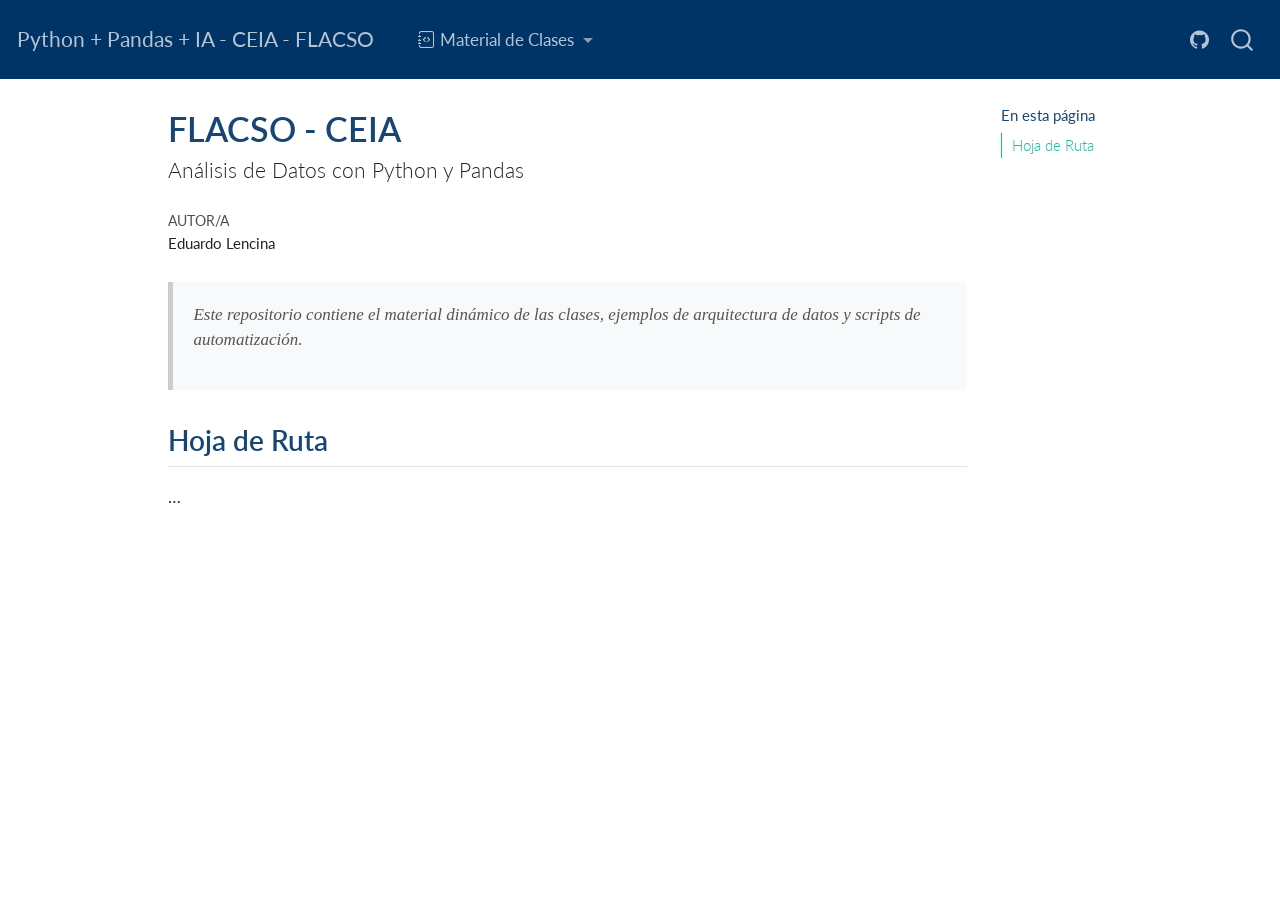
<file: docs/index.html>
<!DOCTYPE html>
<html xmlns="http://www.w3.org/1999/xhtml" lang="es" xml:lang="es"><head>

<meta charset="utf-8">
<meta name="generator" content="quarto-1.3.450">

<meta name="viewport" content="width=device-width, initial-scale=1.0, user-scalable=yes">

<meta name="author" content="Eduardo Lencina">

<title>Python + Pandas + IA - CEIA - FLACSO - FLACSO - CEIA</title>
<style>
code{white-space: pre-wrap;}
span.smallcaps{font-variant: small-caps;}
div.columns{display: flex; gap: min(4vw, 1.5em);}
div.column{flex: auto; overflow-x: auto;}
div.hanging-indent{margin-left: 1.5em; text-indent: -1.5em;}
ul.task-list{list-style: none;}
ul.task-list li input[type="checkbox"] {
  width: 0.8em;
  margin: 0 0.8em 0.2em -1em; /* quarto-specific, see https://github.com/quarto-dev/quarto-cli/issues/4556 */ 
  vertical-align: middle;
}
</style>


<script src="site_libs/quarto-nav/quarto-nav.js"></script>
<script src="site_libs/quarto-nav/headroom.min.js"></script>
<script src="site_libs/clipboard/clipboard.min.js"></script>
<script src="site_libs/quarto-search/autocomplete.umd.js"></script>
<script src="site_libs/quarto-search/fuse.min.js"></script>
<script src="site_libs/quarto-search/quarto-search.js"></script>
<meta name="quarto:offset" content="./">
<script src="site_libs/quarto-html/quarto.js"></script>
<script src="site_libs/quarto-html/popper.min.js"></script>
<script src="site_libs/quarto-html/tippy.umd.min.js"></script>
<script src="site_libs/quarto-html/anchor.min.js"></script>
<link href="site_libs/quarto-html/tippy.css" rel="stylesheet">
<link href="site_libs/quarto-html/quarto-syntax-highlighting.css" rel="stylesheet" id="quarto-text-highlighting-styles">
<script src="site_libs/bootstrap/bootstrap.min.js"></script>
<link href="site_libs/bootstrap/bootstrap-icons.css" rel="stylesheet">
<link href="site_libs/bootstrap/bootstrap.min.css" rel="stylesheet" id="quarto-bootstrap" data-mode="light">
<script id="quarto-search-options" type="application/json">{
  "location": "navbar",
  "copy-button": false,
  "collapse-after": 3,
  "panel-placement": "end",
  "type": "overlay",
  "limit": 20,
  "language": {
    "search-no-results-text": "Sin resultados",
    "search-matching-documents-text": "documentos encontrados",
    "search-copy-link-title": "Copiar el enlace en la búsqueda",
    "search-hide-matches-text": "Ocultar resultados adicionales",
    "search-more-match-text": "resultado adicional en este documento",
    "search-more-matches-text": "resultados adicionales en este documento",
    "search-clear-button-title": "Borrar",
    "search-detached-cancel-button-title": "Cancelar",
    "search-submit-button-title": "Enviar",
    "search-label": "Buscar"
  }
}</script>


<link rel="stylesheet" href="styles.css">
</head>

<body class="nav-fixed">

<div id="quarto-search-results"></div>
  <header id="quarto-header" class="headroom fixed-top">
    <nav class="navbar navbar-expand-lg navbar-dark ">
      <div class="navbar-container container-fluid">
      <div class="navbar-brand-container">
    <a class="navbar-brand" href="./index.html">
    <span class="navbar-title">Python + Pandas + IA - CEIA - FLACSO</span>
    </a>
  </div>
            <div id="quarto-search" class="" title="Buscar"></div>
          <button class="navbar-toggler" type="button" data-bs-toggle="collapse" data-bs-target="#navbarCollapse" aria-controls="navbarCollapse" aria-expanded="false" aria-label="Navegación de palanca" onclick="if (window.quartoToggleHeadroom) { window.quartoToggleHeadroom(); }">
  <span class="navbar-toggler-icon"></span>
</button>
          <div class="collapse navbar-collapse" id="navbarCollapse">
            <ul class="navbar-nav navbar-nav-scroll me-auto">
  <li class="nav-item dropdown ">
    <a class="nav-link dropdown-toggle" href="#" id="nav-menu-material-de-clases" role="button" data-bs-toggle="dropdown" aria-expanded="false" rel="" target="">
      <i class="bi bi-journal-code" role="img">
</i> 
 <span class="menu-text">Material de Clases</span>
    </a>
    <ul class="dropdown-menu" aria-labelledby="nav-menu-material-de-clases">    
        <li>
    <a class="dropdown-item" href="./clase_01.html" rel="" target="">
 <span class="dropdown-text">Clase 01: El Ecosistema</span></a>
  </li>  
        <li>
    <a class="dropdown-item" href="./clase_02.html" rel="" target="">
 <span class="dropdown-text">Clase 02: Python + Pandas</span></a>
  </li>  
        <li>
    <a class="dropdown-item" href="./clase_03.html" rel="" target="">
 <span class="dropdown-text">Clase 03: Selección de Datos</span></a>
  </li>  
        <li>
    <a class="dropdown-item" href="./clase_04.html" rel="" target="">
 <span class="dropdown-text">Clase 04: Split-Apply-Combine</span></a>
  </li>  
        <li>
    <a class="dropdown-item" href="./clase_05.html" rel="" target="">
 <span class="dropdown-text">Clase 05: Edición y Tratamiento de Valores Ausentes</span></a>
  </li>  
        <li>
    <a class="dropdown-item" href="./clase_06.html" rel="" target="">
 <span class="dropdown-text">Clase 06: Habilidades y OpenCode</span></a>
  </li>  
        <li>
    <a class="dropdown-item" href="./clase_07.html" rel="" target="">
 <span class="dropdown-text">Clase 07: Variables categóricas y Ediciones + Normalización</span></a>
  </li>  
    </ul>
  </li>
</ul>
            <ul class="navbar-nav navbar-nav-scroll ms-auto">
  <li class="nav-item compact">
    <a class="nav-link" href="https://github.com/EduardoQuantum/CeiaPython.git" rel="" target=""><i class="bi bi-github" role="img" aria-label="GitHub">
</i> 
 <span class="menu-text"></span></a>
  </li>  
</ul>
            <div class="quarto-navbar-tools">
</div>
          </div> <!-- /navcollapse -->
      </div> <!-- /container-fluid -->
    </nav>
</header>
<!-- content -->
<div id="quarto-content" class="quarto-container page-columns page-rows-contents page-layout-article page-navbar">
<!-- sidebar -->
<!-- margin-sidebar -->
    <div id="quarto-margin-sidebar" class="sidebar margin-sidebar">
        <nav id="TOC" role="doc-toc" class="toc-active">
    <h2 id="toc-title">En esta página</h2>
   
  <ul>
  <li><a href="#hoja-de-ruta" id="toc-hoja-de-ruta" class="nav-link active" data-scroll-target="#hoja-de-ruta">Hoja de Ruta</a></li>
  </ul>
</nav>
    </div>
<!-- main -->
<main class="content" id="quarto-document-content">

<header id="title-block-header" class="quarto-title-block default">
<div class="quarto-title">
<h1 class="title">FLACSO - CEIA</h1>
<p class="subtitle lead">Análisis de Datos con Python y Pandas</p>
</div>



<div class="quarto-title-meta">

    <div>
    <div class="quarto-title-meta-heading">Autor/a</div>
    <div class="quarto-title-meta-contents">
             <p>Eduardo Lencina </p>
          </div>
  </div>
    
  
    
  </div>
  

</header>

<div class="gray-italic-box">
<p>Este repositorio contiene el material dinámico de las clases, ejemplos de arquitectura de datos y scripts de automatización.</p>
</div>
<section id="hoja-de-ruta" class="level2">
<h2 class="anchored" data-anchor-id="hoja-de-ruta">Hoja de Ruta</h2>
<p>…</p>


</section>

</main> <!-- /main -->
<script id="quarto-html-after-body" type="application/javascript">
window.document.addEventListener("DOMContentLoaded", function (event) {
  const toggleBodyColorMode = (bsSheetEl) => {
    const mode = bsSheetEl.getAttribute("data-mode");
    const bodyEl = window.document.querySelector("body");
    if (mode === "dark") {
      bodyEl.classList.add("quarto-dark");
      bodyEl.classList.remove("quarto-light");
    } else {
      bodyEl.classList.add("quarto-light");
      bodyEl.classList.remove("quarto-dark");
    }
  }
  const toggleBodyColorPrimary = () => {
    const bsSheetEl = window.document.querySelector("link#quarto-bootstrap");
    if (bsSheetEl) {
      toggleBodyColorMode(bsSheetEl);
    }
  }
  toggleBodyColorPrimary();  
  const icon = "";
  const anchorJS = new window.AnchorJS();
  anchorJS.options = {
    placement: 'right',
    icon: icon
  };
  anchorJS.add('.anchored');
  const isCodeAnnotation = (el) => {
    for (const clz of el.classList) {
      if (clz.startsWith('code-annotation-')) {                     
        return true;
      }
    }
    return false;
  }
  const clipboard = new window.ClipboardJS('.code-copy-button', {
    text: function(trigger) {
      const codeEl = trigger.previousElementSibling.cloneNode(true);
      for (const childEl of codeEl.children) {
        if (isCodeAnnotation(childEl)) {
          childEl.remove();
        }
      }
      return codeEl.innerText;
    }
  });
  clipboard.on('success', function(e) {
    // button target
    const button = e.trigger;
    // don't keep focus
    button.blur();
    // flash "checked"
    button.classList.add('code-copy-button-checked');
    var currentTitle = button.getAttribute("title");
    button.setAttribute("title", "Copiado");
    let tooltip;
    if (window.bootstrap) {
      button.setAttribute("data-bs-toggle", "tooltip");
      button.setAttribute("data-bs-placement", "left");
      button.setAttribute("data-bs-title", "Copiado");
      tooltip = new bootstrap.Tooltip(button, 
        { trigger: "manual", 
          customClass: "code-copy-button-tooltip",
          offset: [0, -8]});
      tooltip.show();    
    }
    setTimeout(function() {
      if (tooltip) {
        tooltip.hide();
        button.removeAttribute("data-bs-title");
        button.removeAttribute("data-bs-toggle");
        button.removeAttribute("data-bs-placement");
      }
      button.setAttribute("title", currentTitle);
      button.classList.remove('code-copy-button-checked');
    }, 1000);
    // clear code selection
    e.clearSelection();
  });
  function tippyHover(el, contentFn) {
    const config = {
      allowHTML: true,
      content: contentFn,
      maxWidth: 500,
      delay: 100,
      arrow: false,
      appendTo: function(el) {
          return el.parentElement;
      },
      interactive: true,
      interactiveBorder: 10,
      theme: 'quarto',
      placement: 'bottom-start'
    };
    window.tippy(el, config); 
  }
  const noterefs = window.document.querySelectorAll('a[role="doc-noteref"]');
  for (var i=0; i<noterefs.length; i++) {
    const ref = noterefs[i];
    tippyHover(ref, function() {
      // use id or data attribute instead here
      let href = ref.getAttribute('data-footnote-href') || ref.getAttribute('href');
      try { href = new URL(href).hash; } catch {}
      const id = href.replace(/^#\/?/, "");
      const note = window.document.getElementById(id);
      return note.innerHTML;
    });
  }
      let selectedAnnoteEl;
      const selectorForAnnotation = ( cell, annotation) => {
        let cellAttr = 'data-code-cell="' + cell + '"';
        let lineAttr = 'data-code-annotation="' +  annotation + '"';
        const selector = 'span[' + cellAttr + '][' + lineAttr + ']';
        return selector;
      }
      const selectCodeLines = (annoteEl) => {
        const doc = window.document;
        const targetCell = annoteEl.getAttribute("data-target-cell");
        const targetAnnotation = annoteEl.getAttribute("data-target-annotation");
        const annoteSpan = window.document.querySelector(selectorForAnnotation(targetCell, targetAnnotation));
        const lines = annoteSpan.getAttribute("data-code-lines").split(",");
        const lineIds = lines.map((line) => {
          return targetCell + "-" + line;
        })
        let top = null;
        let height = null;
        let parent = null;
        if (lineIds.length > 0) {
            //compute the position of the single el (top and bottom and make a div)
            const el = window.document.getElementById(lineIds[0]);
            top = el.offsetTop;
            height = el.offsetHeight;
            parent = el.parentElement.parentElement;
          if (lineIds.length > 1) {
            const lastEl = window.document.getElementById(lineIds[lineIds.length - 1]);
            const bottom = lastEl.offsetTop + lastEl.offsetHeight;
            height = bottom - top;
          }
          if (top !== null && height !== null && parent !== null) {
            // cook up a div (if necessary) and position it 
            let div = window.document.getElementById("code-annotation-line-highlight");
            if (div === null) {
              div = window.document.createElement("div");
              div.setAttribute("id", "code-annotation-line-highlight");
              div.style.position = 'absolute';
              parent.appendChild(div);
            }
            div.style.top = top - 2 + "px";
            div.style.height = height + 4 + "px";
            let gutterDiv = window.document.getElementById("code-annotation-line-highlight-gutter");
            if (gutterDiv === null) {
              gutterDiv = window.document.createElement("div");
              gutterDiv.setAttribute("id", "code-annotation-line-highlight-gutter");
              gutterDiv.style.position = 'absolute';
              const codeCell = window.document.getElementById(targetCell);
              const gutter = codeCell.querySelector('.code-annotation-gutter');
              gutter.appendChild(gutterDiv);
            }
            gutterDiv.style.top = top - 2 + "px";
            gutterDiv.style.height = height + 4 + "px";
          }
          selectedAnnoteEl = annoteEl;
        }
      };
      const unselectCodeLines = () => {
        const elementsIds = ["code-annotation-line-highlight", "code-annotation-line-highlight-gutter"];
        elementsIds.forEach((elId) => {
          const div = window.document.getElementById(elId);
          if (div) {
            div.remove();
          }
        });
        selectedAnnoteEl = undefined;
      };
      // Attach click handler to the DT
      const annoteDls = window.document.querySelectorAll('dt[data-target-cell]');
      for (const annoteDlNode of annoteDls) {
        annoteDlNode.addEventListener('click', (event) => {
          const clickedEl = event.target;
          if (clickedEl !== selectedAnnoteEl) {
            unselectCodeLines();
            const activeEl = window.document.querySelector('dt[data-target-cell].code-annotation-active');
            if (activeEl) {
              activeEl.classList.remove('code-annotation-active');
            }
            selectCodeLines(clickedEl);
            clickedEl.classList.add('code-annotation-active');
          } else {
            // Unselect the line
            unselectCodeLines();
            clickedEl.classList.remove('code-annotation-active');
          }
        });
      }
  const findCites = (el) => {
    const parentEl = el.parentElement;
    if (parentEl) {
      const cites = parentEl.dataset.cites;
      if (cites) {
        return {
          el,
          cites: cites.split(' ')
        };
      } else {
        return findCites(el.parentElement)
      }
    } else {
      return undefined;
    }
  };
  var bibliorefs = window.document.querySelectorAll('a[role="doc-biblioref"]');
  for (var i=0; i<bibliorefs.length; i++) {
    const ref = bibliorefs[i];
    const citeInfo = findCites(ref);
    if (citeInfo) {
      tippyHover(citeInfo.el, function() {
        var popup = window.document.createElement('div');
        citeInfo.cites.forEach(function(cite) {
          var citeDiv = window.document.createElement('div');
          citeDiv.classList.add('hanging-indent');
          citeDiv.classList.add('csl-entry');
          var biblioDiv = window.document.getElementById('ref-' + cite);
          if (biblioDiv) {
            citeDiv.innerHTML = biblioDiv.innerHTML;
          }
          popup.appendChild(citeDiv);
        });
        return popup.innerHTML;
      });
    }
  }
});
</script>
</div> <!-- /content -->



</body></html>
</file>
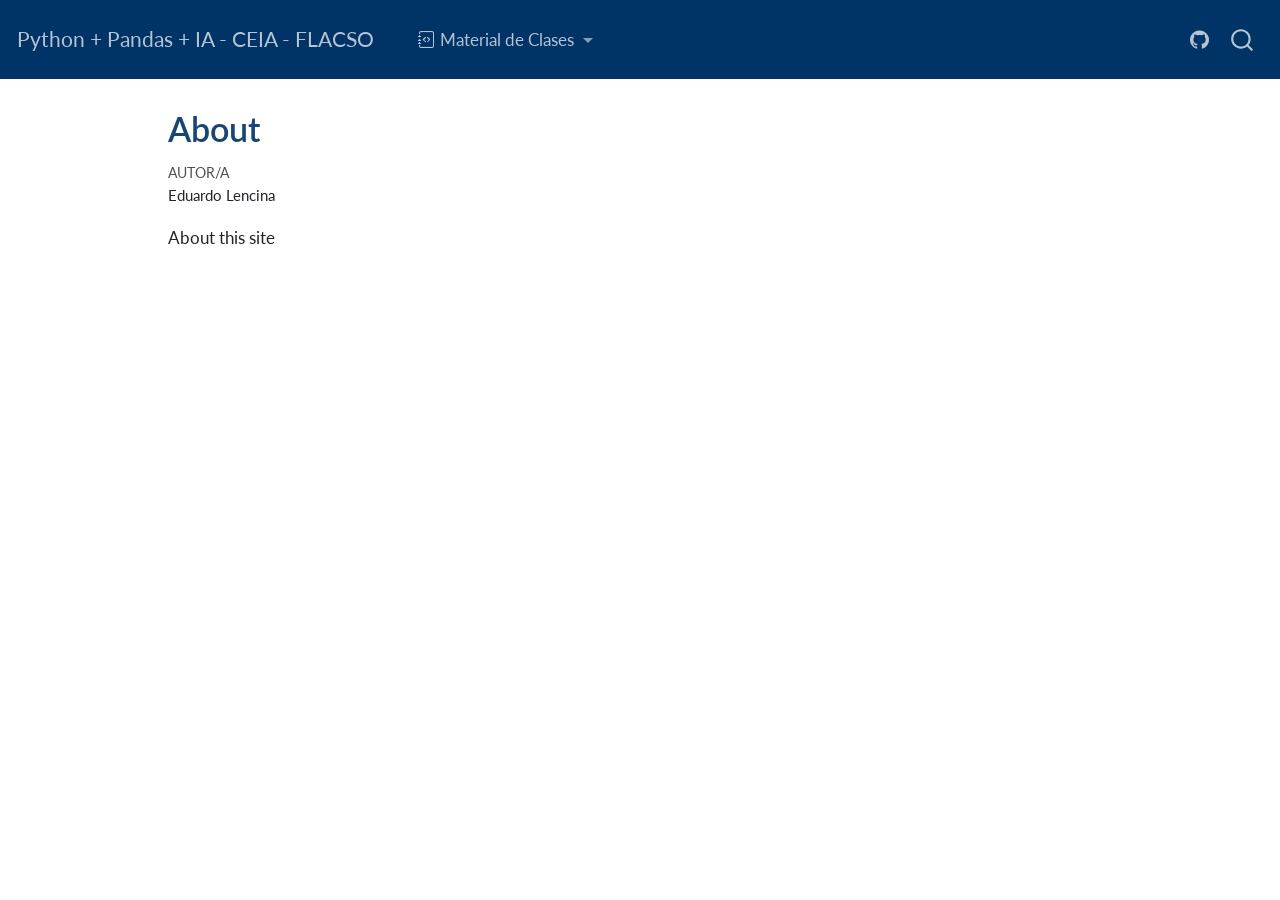
<file: docs/about.html>
<!DOCTYPE html>
<html xmlns="http://www.w3.org/1999/xhtml" lang="es" xml:lang="es"><head>

<meta charset="utf-8">
<meta name="generator" content="quarto-1.3.450">

<meta name="viewport" content="width=device-width, initial-scale=1.0, user-scalable=yes">

<meta name="author" content="Eduardo Lencina">

<title>Python + Pandas + IA - CEIA - FLACSO - About</title>
<style>
code{white-space: pre-wrap;}
span.smallcaps{font-variant: small-caps;}
div.columns{display: flex; gap: min(4vw, 1.5em);}
div.column{flex: auto; overflow-x: auto;}
div.hanging-indent{margin-left: 1.5em; text-indent: -1.5em;}
ul.task-list{list-style: none;}
ul.task-list li input[type="checkbox"] {
  width: 0.8em;
  margin: 0 0.8em 0.2em -1em; /* quarto-specific, see https://github.com/quarto-dev/quarto-cli/issues/4556 */ 
  vertical-align: middle;
}
</style>


<script src="site_libs/quarto-nav/quarto-nav.js"></script>
<script src="site_libs/quarto-nav/headroom.min.js"></script>
<script src="site_libs/clipboard/clipboard.min.js"></script>
<script src="site_libs/quarto-search/autocomplete.umd.js"></script>
<script src="site_libs/quarto-search/fuse.min.js"></script>
<script src="site_libs/quarto-search/quarto-search.js"></script>
<meta name="quarto:offset" content="./">
<script src="site_libs/quarto-html/quarto.js"></script>
<script src="site_libs/quarto-html/popper.min.js"></script>
<script src="site_libs/quarto-html/tippy.umd.min.js"></script>
<script src="site_libs/quarto-html/anchor.min.js"></script>
<link href="site_libs/quarto-html/tippy.css" rel="stylesheet">
<link href="site_libs/quarto-html/quarto-syntax-highlighting.css" rel="stylesheet" id="quarto-text-highlighting-styles">
<script src="site_libs/bootstrap/bootstrap.min.js"></script>
<link href="site_libs/bootstrap/bootstrap-icons.css" rel="stylesheet">
<link href="site_libs/bootstrap/bootstrap.min.css" rel="stylesheet" id="quarto-bootstrap" data-mode="light">
<script id="quarto-search-options" type="application/json">{
  "location": "navbar",
  "copy-button": false,
  "collapse-after": 3,
  "panel-placement": "end",
  "type": "overlay",
  "limit": 20,
  "language": {
    "search-no-results-text": "Sin resultados",
    "search-matching-documents-text": "documentos encontrados",
    "search-copy-link-title": "Copiar el enlace en la búsqueda",
    "search-hide-matches-text": "Ocultar resultados adicionales",
    "search-more-match-text": "resultado adicional en este documento",
    "search-more-matches-text": "resultados adicionales en este documento",
    "search-clear-button-title": "Borrar",
    "search-detached-cancel-button-title": "Cancelar",
    "search-submit-button-title": "Enviar",
    "search-label": "Buscar"
  }
}</script>


<link rel="stylesheet" href="styles.css">
</head>

<body class="nav-fixed">

<div id="quarto-search-results"></div>
  <header id="quarto-header" class="headroom fixed-top">
    <nav class="navbar navbar-expand-lg navbar-dark ">
      <div class="navbar-container container-fluid">
      <div class="navbar-brand-container">
    <a class="navbar-brand" href="./index.html">
    <span class="navbar-title">Python + Pandas + IA - CEIA - FLACSO</span>
    </a>
  </div>
            <div id="quarto-search" class="" title="Buscar"></div>
          <button class="navbar-toggler" type="button" data-bs-toggle="collapse" data-bs-target="#navbarCollapse" aria-controls="navbarCollapse" aria-expanded="false" aria-label="Navegación de palanca" onclick="if (window.quartoToggleHeadroom) { window.quartoToggleHeadroom(); }">
  <span class="navbar-toggler-icon"></span>
</button>
          <div class="collapse navbar-collapse" id="navbarCollapse">
            <ul class="navbar-nav navbar-nav-scroll me-auto">
  <li class="nav-item dropdown ">
    <a class="nav-link dropdown-toggle" href="#" id="nav-menu-material-de-clases" role="button" data-bs-toggle="dropdown" aria-expanded="false" rel="" target="">
      <i class="bi bi-journal-code" role="img">
</i> 
 <span class="menu-text">Material de Clases</span>
    </a>
    <ul class="dropdown-menu" aria-labelledby="nav-menu-material-de-clases">    
        <li>
    <a class="dropdown-item" href="./clase_01.html" rel="" target="">
 <span class="dropdown-text">Clase 01: El Ecosistema</span></a>
  </li>  
        <li>
    <a class="dropdown-item" href="./clase_02.html" rel="" target="">
 <span class="dropdown-text">Clase 02: Python + Pandas</span></a>
  </li>  
        <li>
    <a class="dropdown-item" href="./clase_03.html" rel="" target="">
 <span class="dropdown-text">Clase 03: Selección de Datos</span></a>
  </li>  
        <li>
    <a class="dropdown-item" href="./clase_04.html" rel="" target="">
 <span class="dropdown-text">Clase 04: Split-Apply-Combine</span></a>
  </li>  
        <li>
    <a class="dropdown-item" href="./clase_05.html" rel="" target="">
 <span class="dropdown-text">Clase 05: Edición y Tratamiento de Valores Ausentes</span></a>
  </li>  
        <li>
    <a class="dropdown-item" href="./clase_06.html" rel="" target="">
 <span class="dropdown-text">Clase 06: Habilidades y OpenCode</span></a>
  </li>  
        <li>
    <a class="dropdown-item" href="./clase_07.html" rel="" target="">
 <span class="dropdown-text">Clase 07: Variables categóricas y Ediciones + Normalización</span></a>
  </li>  
    </ul>
  </li>
</ul>
            <ul class="navbar-nav navbar-nav-scroll ms-auto">
  <li class="nav-item compact">
    <a class="nav-link" href="https://github.com/EduardoQuantum/CeiaPython.git" rel="" target=""><i class="bi bi-github" role="img" aria-label="GitHub">
</i> 
 <span class="menu-text"></span></a>
  </li>  
</ul>
            <div class="quarto-navbar-tools">
</div>
          </div> <!-- /navcollapse -->
      </div> <!-- /container-fluid -->
    </nav>
</header>
<!-- content -->
<div id="quarto-content" class="quarto-container page-columns page-rows-contents page-layout-article page-navbar">
<!-- sidebar -->
<!-- margin-sidebar -->
    <div id="quarto-margin-sidebar" class="sidebar margin-sidebar">
        
    </div>
<!-- main -->
<main class="content" id="quarto-document-content">

<header id="title-block-header" class="quarto-title-block default">
<div class="quarto-title">
<h1 class="title">About</h1>
</div>



<div class="quarto-title-meta">

    <div>
    <div class="quarto-title-meta-heading">Autor/a</div>
    <div class="quarto-title-meta-contents">
             <p>Eduardo Lencina </p>
          </div>
  </div>
    
  
    
  </div>
  

</header>

<p>About this site</p>



</main> <!-- /main -->
<script id="quarto-html-after-body" type="application/javascript">
window.document.addEventListener("DOMContentLoaded", function (event) {
  const toggleBodyColorMode = (bsSheetEl) => {
    const mode = bsSheetEl.getAttribute("data-mode");
    const bodyEl = window.document.querySelector("body");
    if (mode === "dark") {
      bodyEl.classList.add("quarto-dark");
      bodyEl.classList.remove("quarto-light");
    } else {
      bodyEl.classList.add("quarto-light");
      bodyEl.classList.remove("quarto-dark");
    }
  }
  const toggleBodyColorPrimary = () => {
    const bsSheetEl = window.document.querySelector("link#quarto-bootstrap");
    if (bsSheetEl) {
      toggleBodyColorMode(bsSheetEl);
    }
  }
  toggleBodyColorPrimary();  
  const icon = "";
  const anchorJS = new window.AnchorJS();
  anchorJS.options = {
    placement: 'right',
    icon: icon
  };
  anchorJS.add('.anchored');
  const isCodeAnnotation = (el) => {
    for (const clz of el.classList) {
      if (clz.startsWith('code-annotation-')) {                     
        return true;
      }
    }
    return false;
  }
  const clipboard = new window.ClipboardJS('.code-copy-button', {
    text: function(trigger) {
      const codeEl = trigger.previousElementSibling.cloneNode(true);
      for (const childEl of codeEl.children) {
        if (isCodeAnnotation(childEl)) {
          childEl.remove();
        }
      }
      return codeEl.innerText;
    }
  });
  clipboard.on('success', function(e) {
    // button target
    const button = e.trigger;
    // don't keep focus
    button.blur();
    // flash "checked"
    button.classList.add('code-copy-button-checked');
    var currentTitle = button.getAttribute("title");
    button.setAttribute("title", "Copiado");
    let tooltip;
    if (window.bootstrap) {
      button.setAttribute("data-bs-toggle", "tooltip");
      button.setAttribute("data-bs-placement", "left");
      button.setAttribute("data-bs-title", "Copiado");
      tooltip = new bootstrap.Tooltip(button, 
        { trigger: "manual", 
          customClass: "code-copy-button-tooltip",
          offset: [0, -8]});
      tooltip.show();    
    }
    setTimeout(function() {
      if (tooltip) {
        tooltip.hide();
        button.removeAttribute("data-bs-title");
        button.removeAttribute("data-bs-toggle");
        button.removeAttribute("data-bs-placement");
      }
      button.setAttribute("title", currentTitle);
      button.classList.remove('code-copy-button-checked');
    }, 1000);
    // clear code selection
    e.clearSelection();
  });
  function tippyHover(el, contentFn) {
    const config = {
      allowHTML: true,
      content: contentFn,
      maxWidth: 500,
      delay: 100,
      arrow: false,
      appendTo: function(el) {
          return el.parentElement;
      },
      interactive: true,
      interactiveBorder: 10,
      theme: 'quarto',
      placement: 'bottom-start'
    };
    window.tippy(el, config); 
  }
  const noterefs = window.document.querySelectorAll('a[role="doc-noteref"]');
  for (var i=0; i<noterefs.length; i++) {
    const ref = noterefs[i];
    tippyHover(ref, function() {
      // use id or data attribute instead here
      let href = ref.getAttribute('data-footnote-href') || ref.getAttribute('href');
      try { href = new URL(href).hash; } catch {}
      const id = href.replace(/^#\/?/, "");
      const note = window.document.getElementById(id);
      return note.innerHTML;
    });
  }
      let selectedAnnoteEl;
      const selectorForAnnotation = ( cell, annotation) => {
        let cellAttr = 'data-code-cell="' + cell + '"';
        let lineAttr = 'data-code-annotation="' +  annotation + '"';
        const selector = 'span[' + cellAttr + '][' + lineAttr + ']';
        return selector;
      }
      const selectCodeLines = (annoteEl) => {
        const doc = window.document;
        const targetCell = annoteEl.getAttribute("data-target-cell");
        const targetAnnotation = annoteEl.getAttribute("data-target-annotation");
        const annoteSpan = window.document.querySelector(selectorForAnnotation(targetCell, targetAnnotation));
        const lines = annoteSpan.getAttribute("data-code-lines").split(",");
        const lineIds = lines.map((line) => {
          return targetCell + "-" + line;
        })
        let top = null;
        let height = null;
        let parent = null;
        if (lineIds.length > 0) {
            //compute the position of the single el (top and bottom and make a div)
            const el = window.document.getElementById(lineIds[0]);
            top = el.offsetTop;
            height = el.offsetHeight;
            parent = el.parentElement.parentElement;
          if (lineIds.length > 1) {
            const lastEl = window.document.getElementById(lineIds[lineIds.length - 1]);
            const bottom = lastEl.offsetTop + lastEl.offsetHeight;
            height = bottom - top;
          }
          if (top !== null && height !== null && parent !== null) {
            // cook up a div (if necessary) and position it 
            let div = window.document.getElementById("code-annotation-line-highlight");
            if (div === null) {
              div = window.document.createElement("div");
              div.setAttribute("id", "code-annotation-line-highlight");
              div.style.position = 'absolute';
              parent.appendChild(div);
            }
            div.style.top = top - 2 + "px";
            div.style.height = height + 4 + "px";
            let gutterDiv = window.document.getElementById("code-annotation-line-highlight-gutter");
            if (gutterDiv === null) {
              gutterDiv = window.document.createElement("div");
              gutterDiv.setAttribute("id", "code-annotation-line-highlight-gutter");
              gutterDiv.style.position = 'absolute';
              const codeCell = window.document.getElementById(targetCell);
              const gutter = codeCell.querySelector('.code-annotation-gutter');
              gutter.appendChild(gutterDiv);
            }
            gutterDiv.style.top = top - 2 + "px";
            gutterDiv.style.height = height + 4 + "px";
          }
          selectedAnnoteEl = annoteEl;
        }
      };
      const unselectCodeLines = () => {
        const elementsIds = ["code-annotation-line-highlight", "code-annotation-line-highlight-gutter"];
        elementsIds.forEach((elId) => {
          const div = window.document.getElementById(elId);
          if (div) {
            div.remove();
          }
        });
        selectedAnnoteEl = undefined;
      };
      // Attach click handler to the DT
      const annoteDls = window.document.querySelectorAll('dt[data-target-cell]');
      for (const annoteDlNode of annoteDls) {
        annoteDlNode.addEventListener('click', (event) => {
          const clickedEl = event.target;
          if (clickedEl !== selectedAnnoteEl) {
            unselectCodeLines();
            const activeEl = window.document.querySelector('dt[data-target-cell].code-annotation-active');
            if (activeEl) {
              activeEl.classList.remove('code-annotation-active');
            }
            selectCodeLines(clickedEl);
            clickedEl.classList.add('code-annotation-active');
          } else {
            // Unselect the line
            unselectCodeLines();
            clickedEl.classList.remove('code-annotation-active');
          }
        });
      }
  const findCites = (el) => {
    const parentEl = el.parentElement;
    if (parentEl) {
      const cites = parentEl.dataset.cites;
      if (cites) {
        return {
          el,
          cites: cites.split(' ')
        };
      } else {
        return findCites(el.parentElement)
      }
    } else {
      return undefined;
    }
  };
  var bibliorefs = window.document.querySelectorAll('a[role="doc-biblioref"]');
  for (var i=0; i<bibliorefs.length; i++) {
    const ref = bibliorefs[i];
    const citeInfo = findCites(ref);
    if (citeInfo) {
      tippyHover(citeInfo.el, function() {
        var popup = window.document.createElement('div');
        citeInfo.cites.forEach(function(cite) {
          var citeDiv = window.document.createElement('div');
          citeDiv.classList.add('hanging-indent');
          citeDiv.classList.add('csl-entry');
          var biblioDiv = window.document.getElementById('ref-' + cite);
          if (biblioDiv) {
            citeDiv.innerHTML = biblioDiv.innerHTML;
          }
          popup.appendChild(citeDiv);
        });
        return popup.innerHTML;
      });
    }
  }
});
</script>
</div> <!-- /content -->



</body></html>
</file>
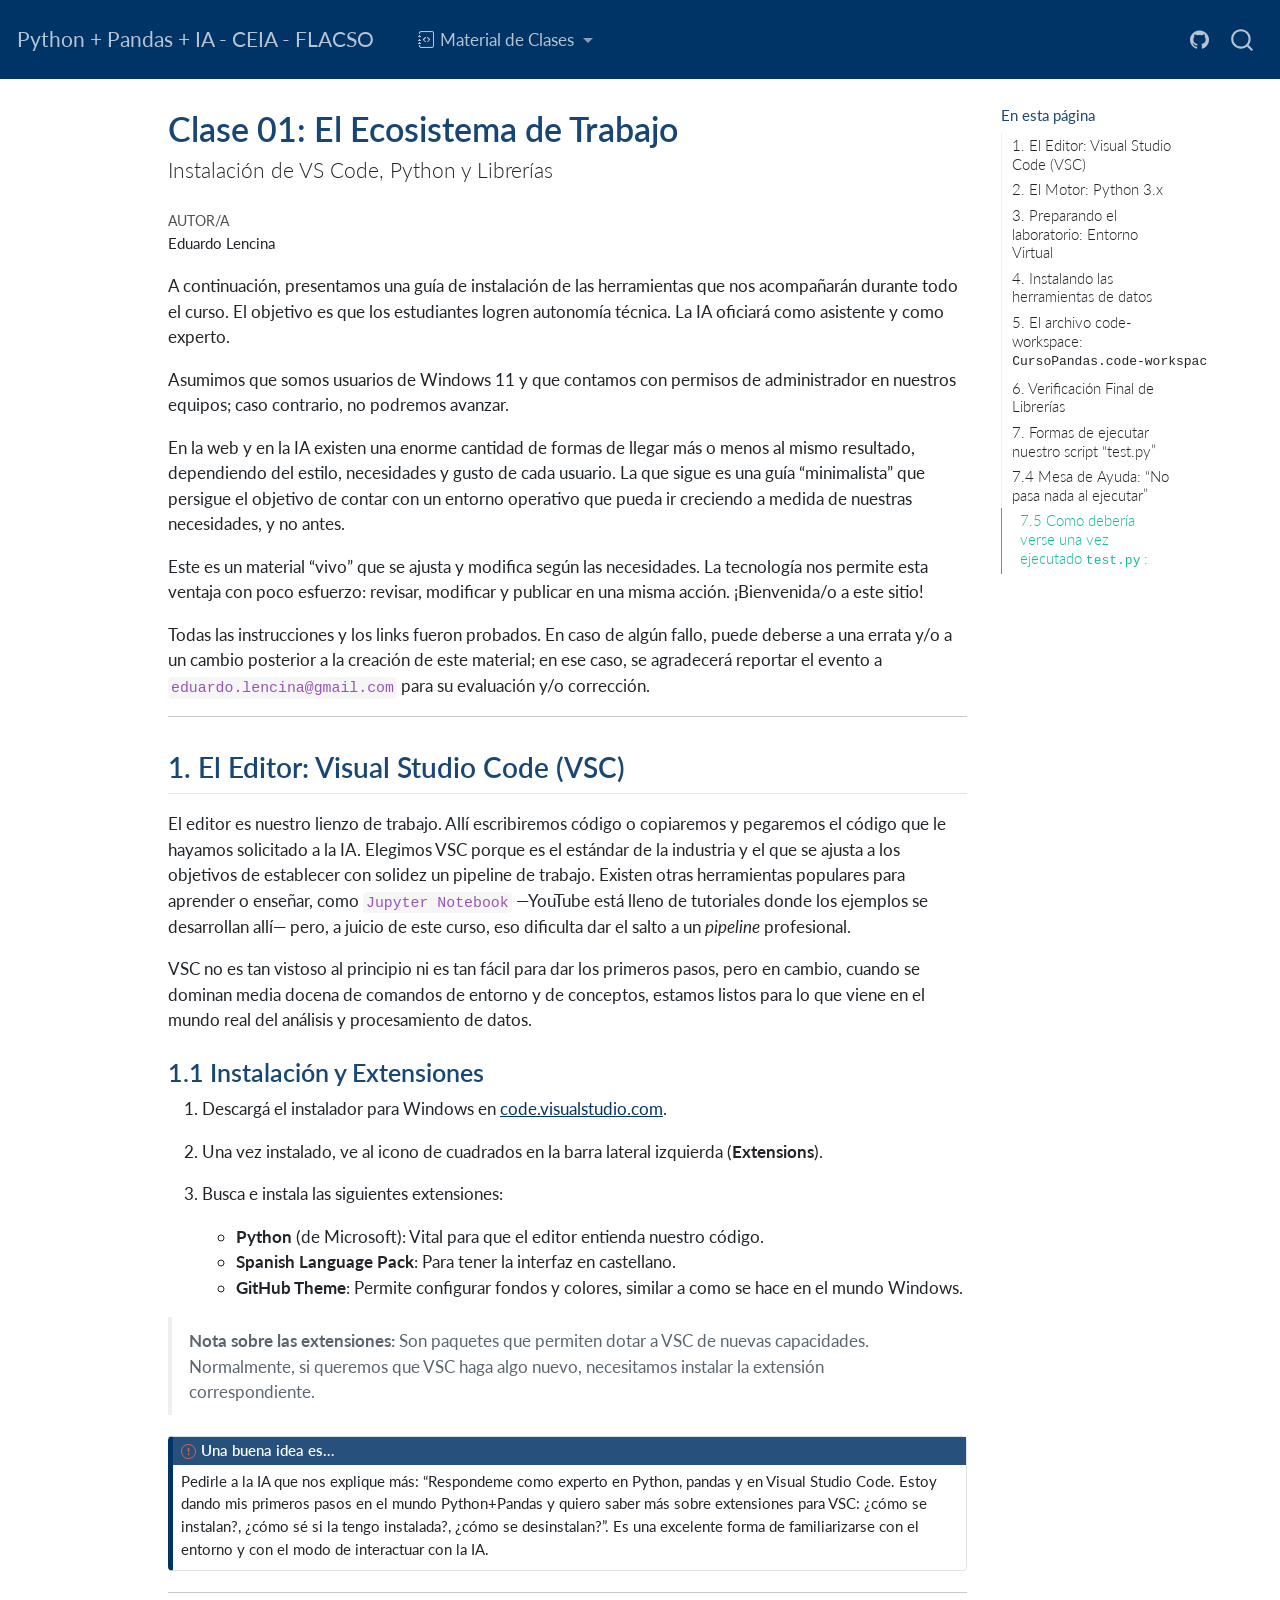
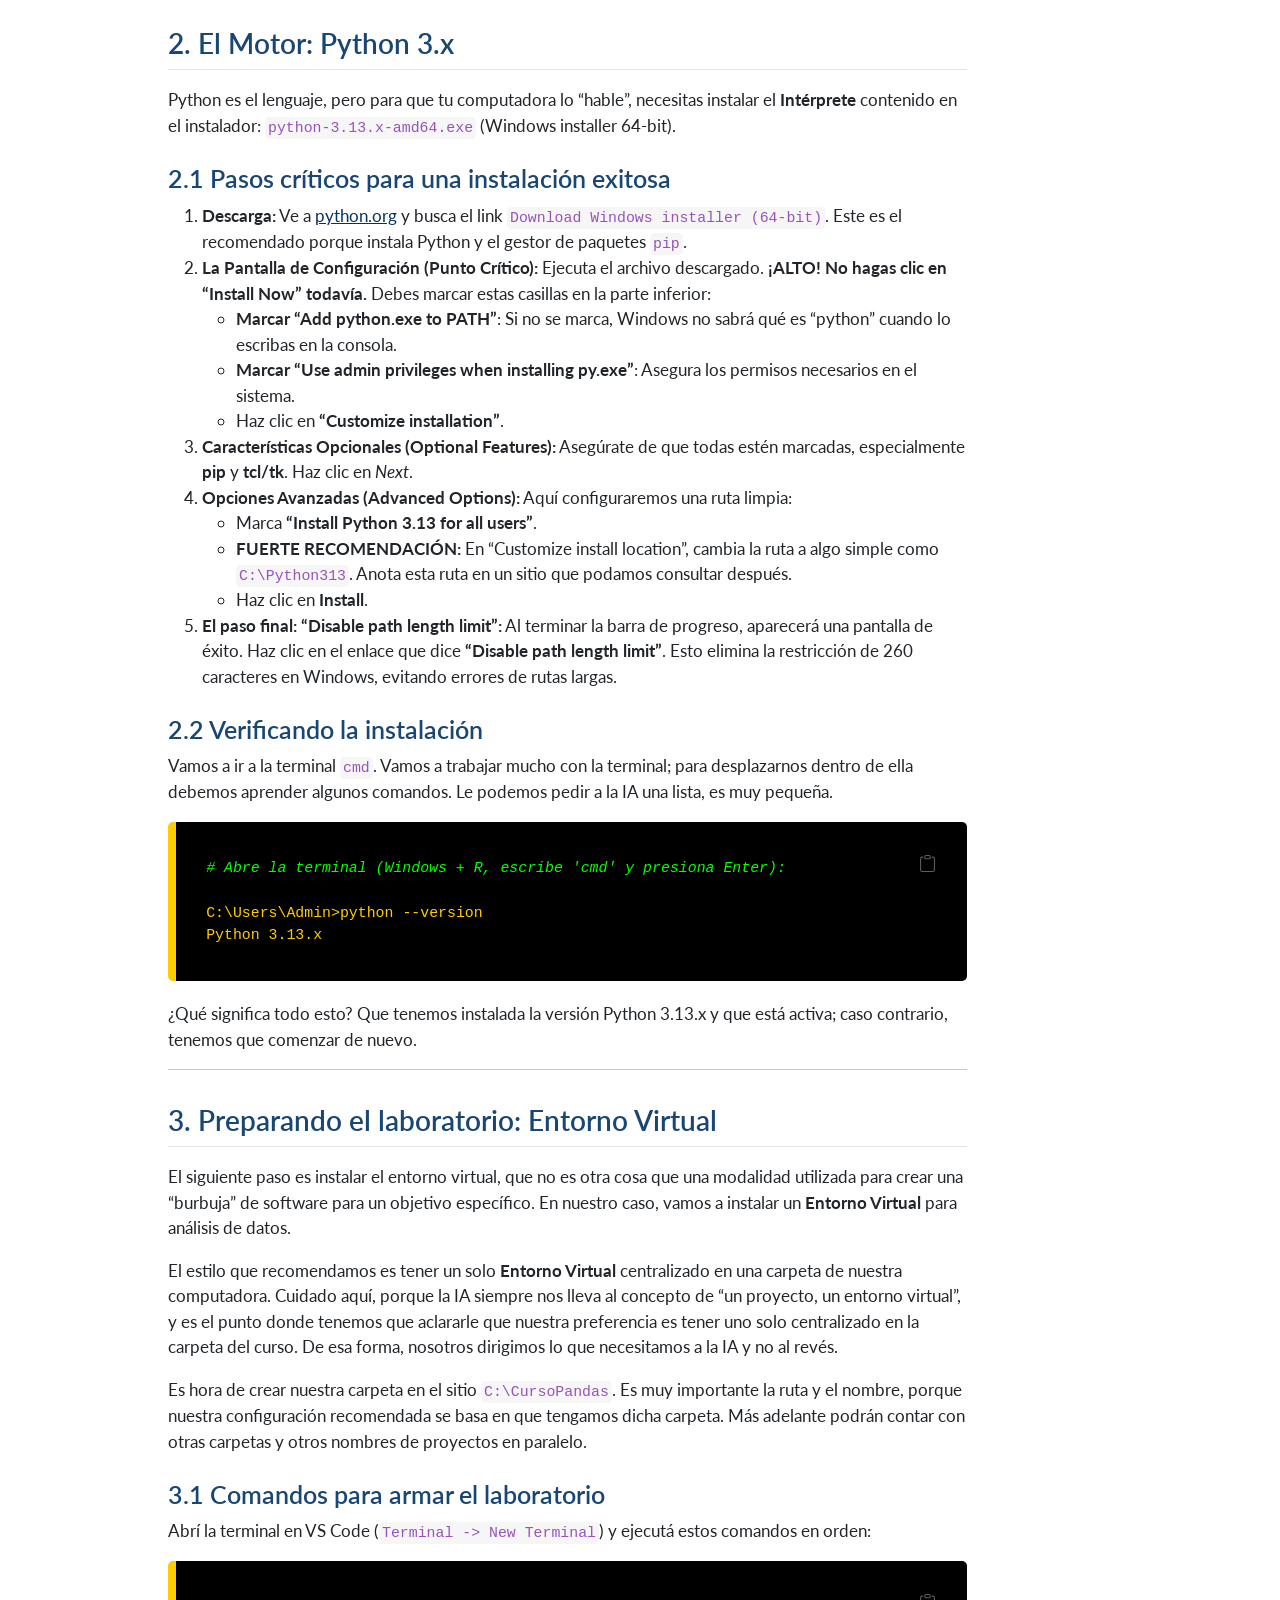
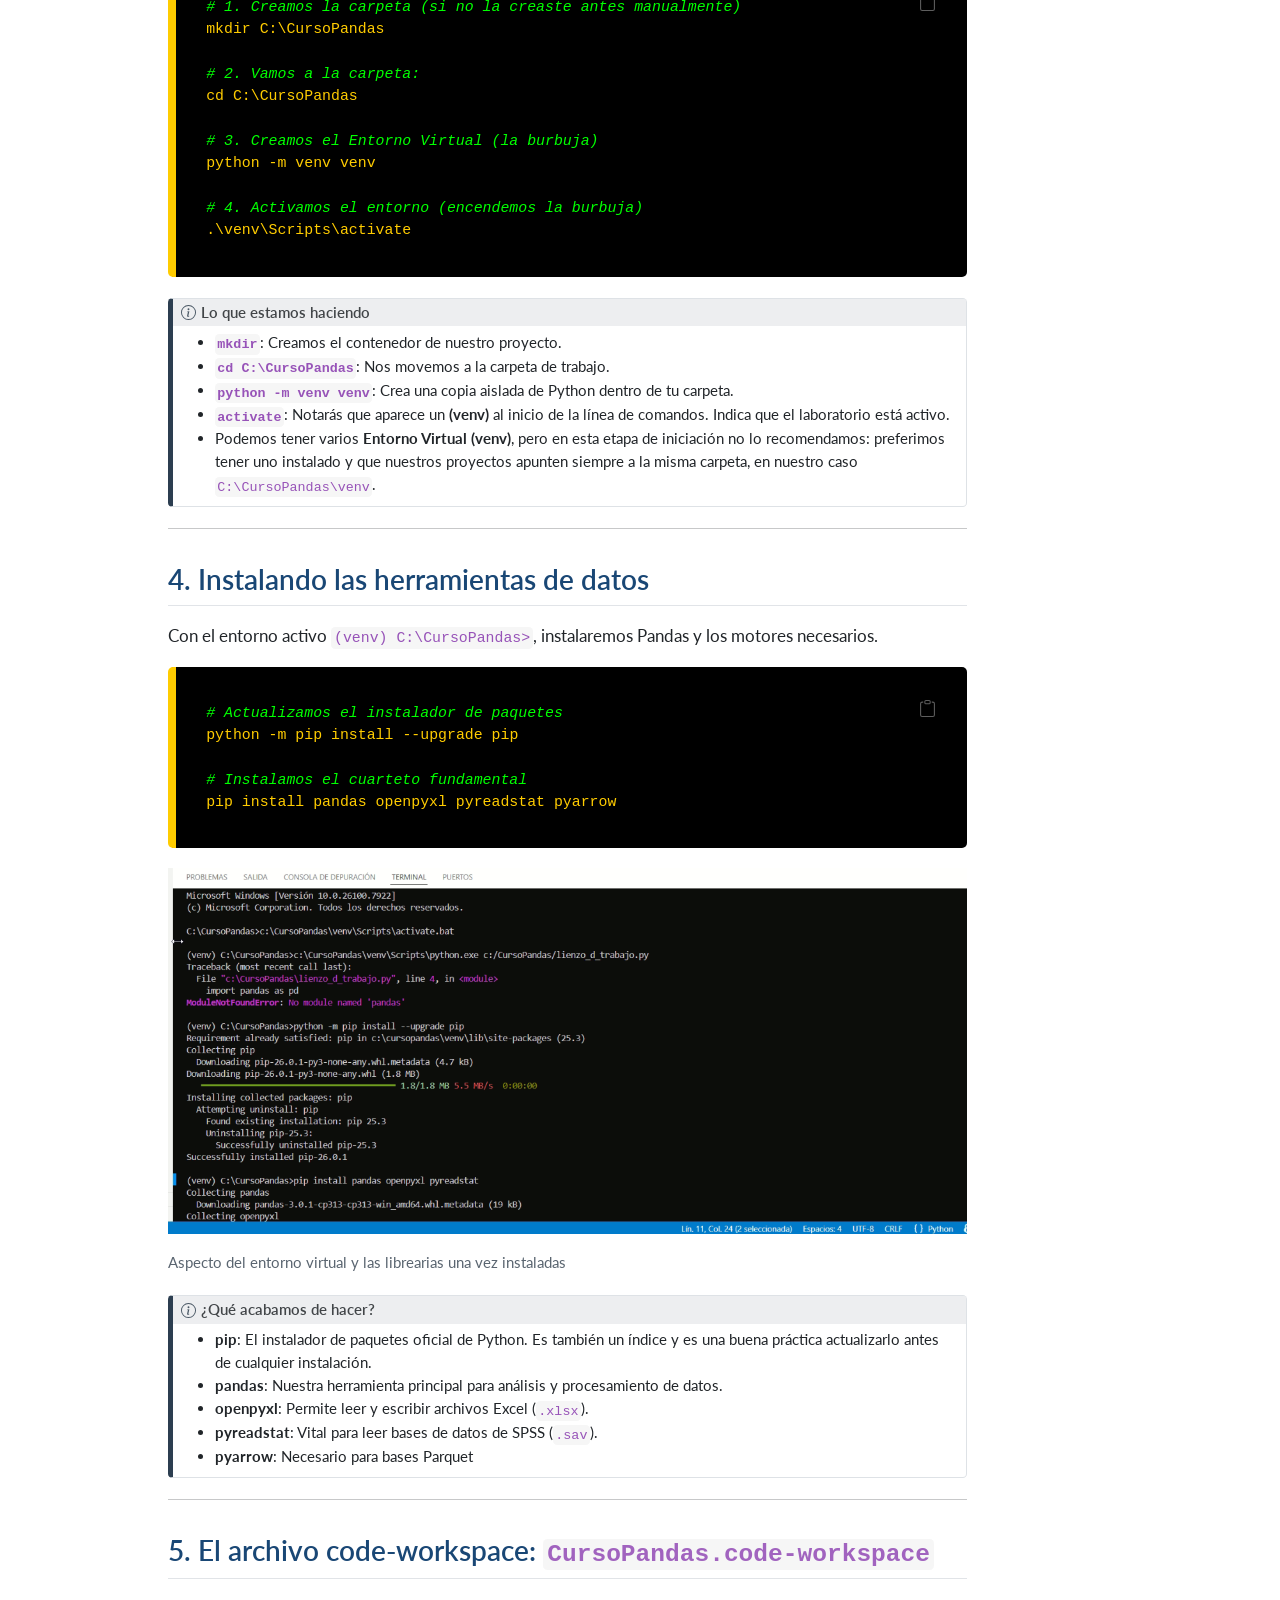
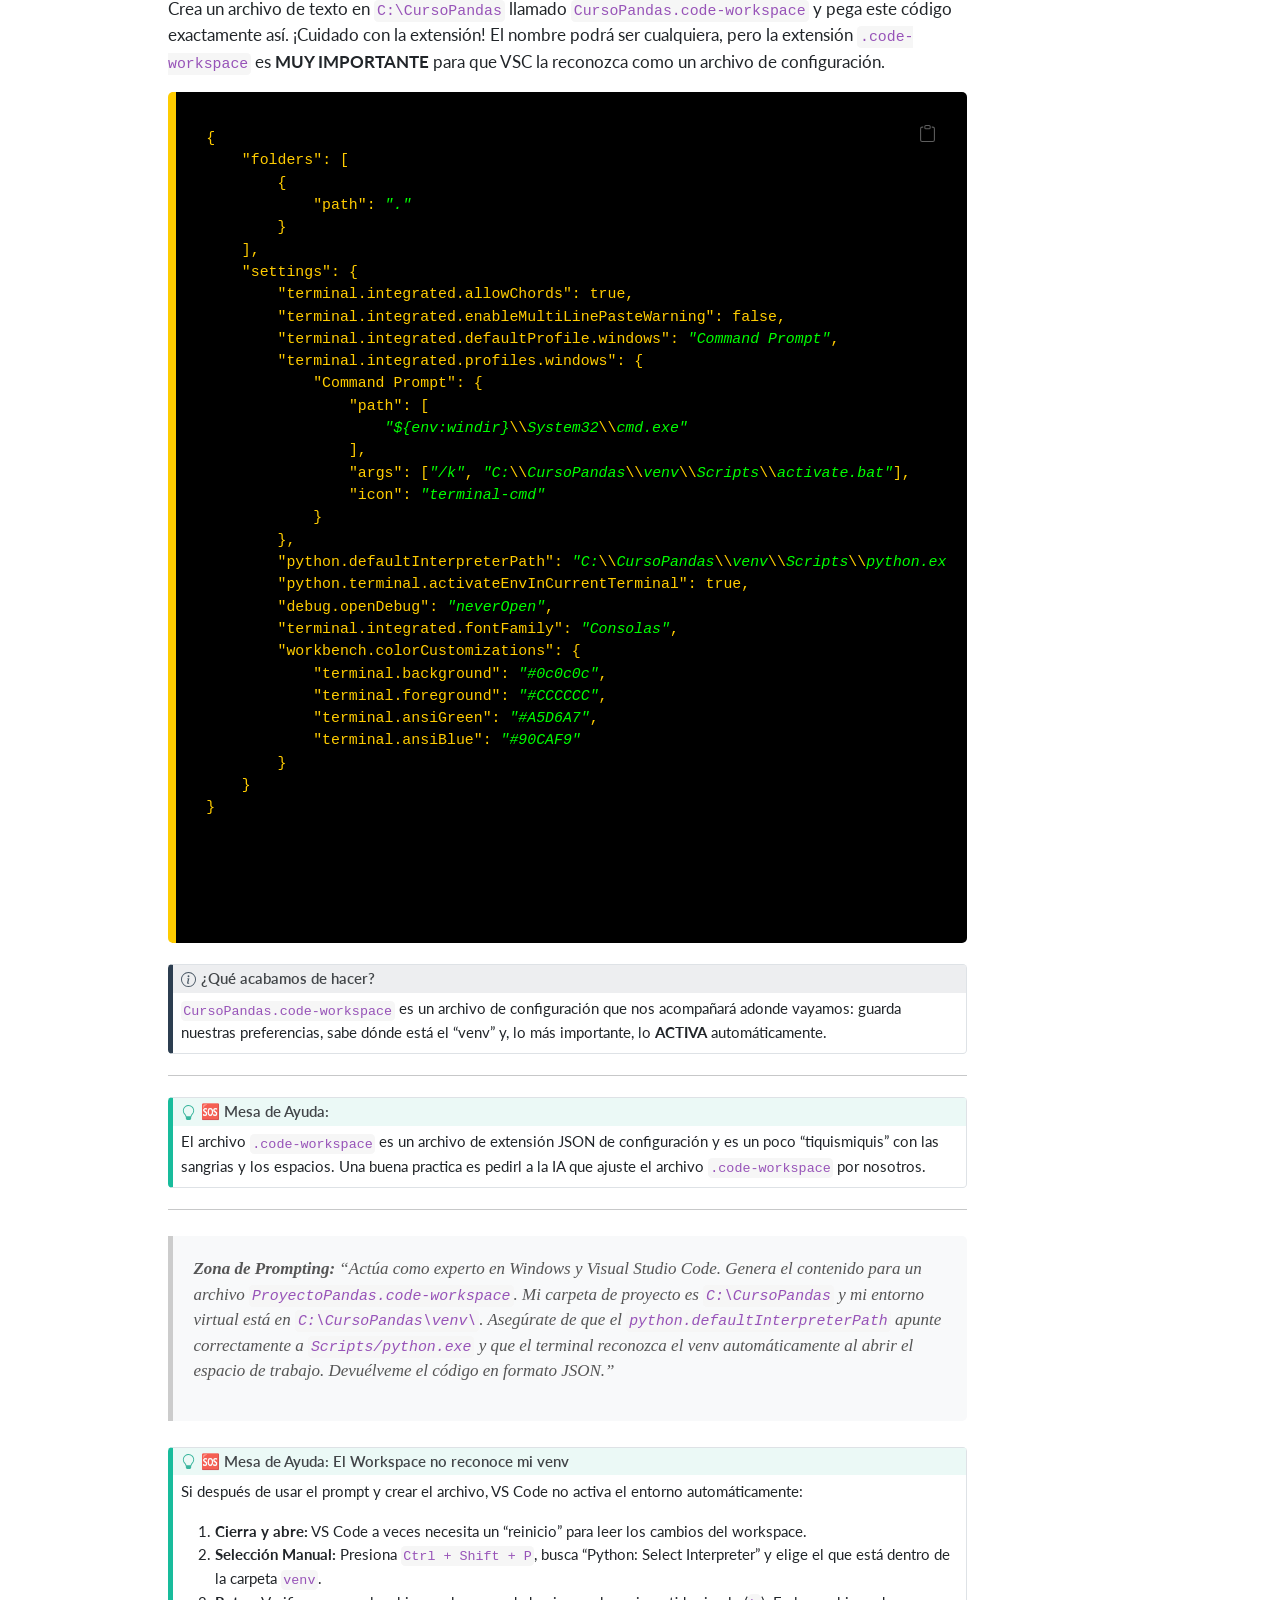
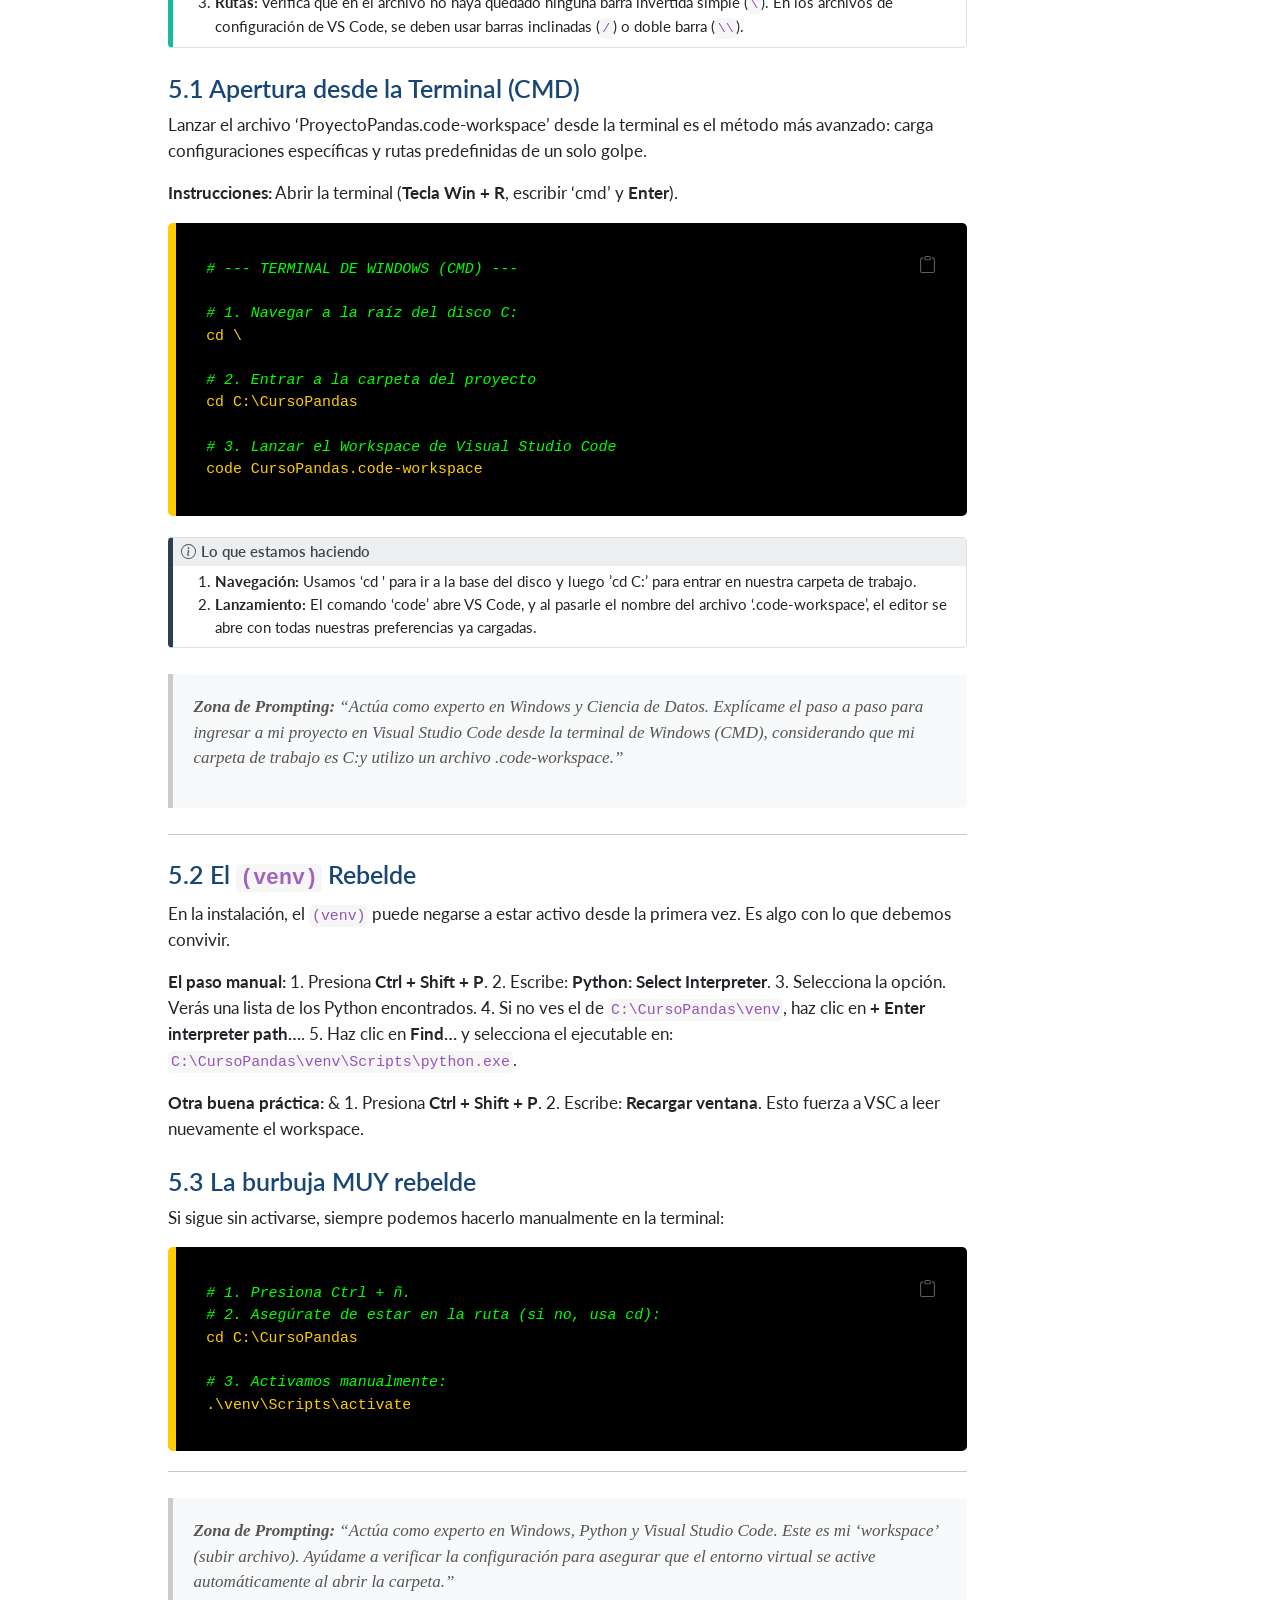
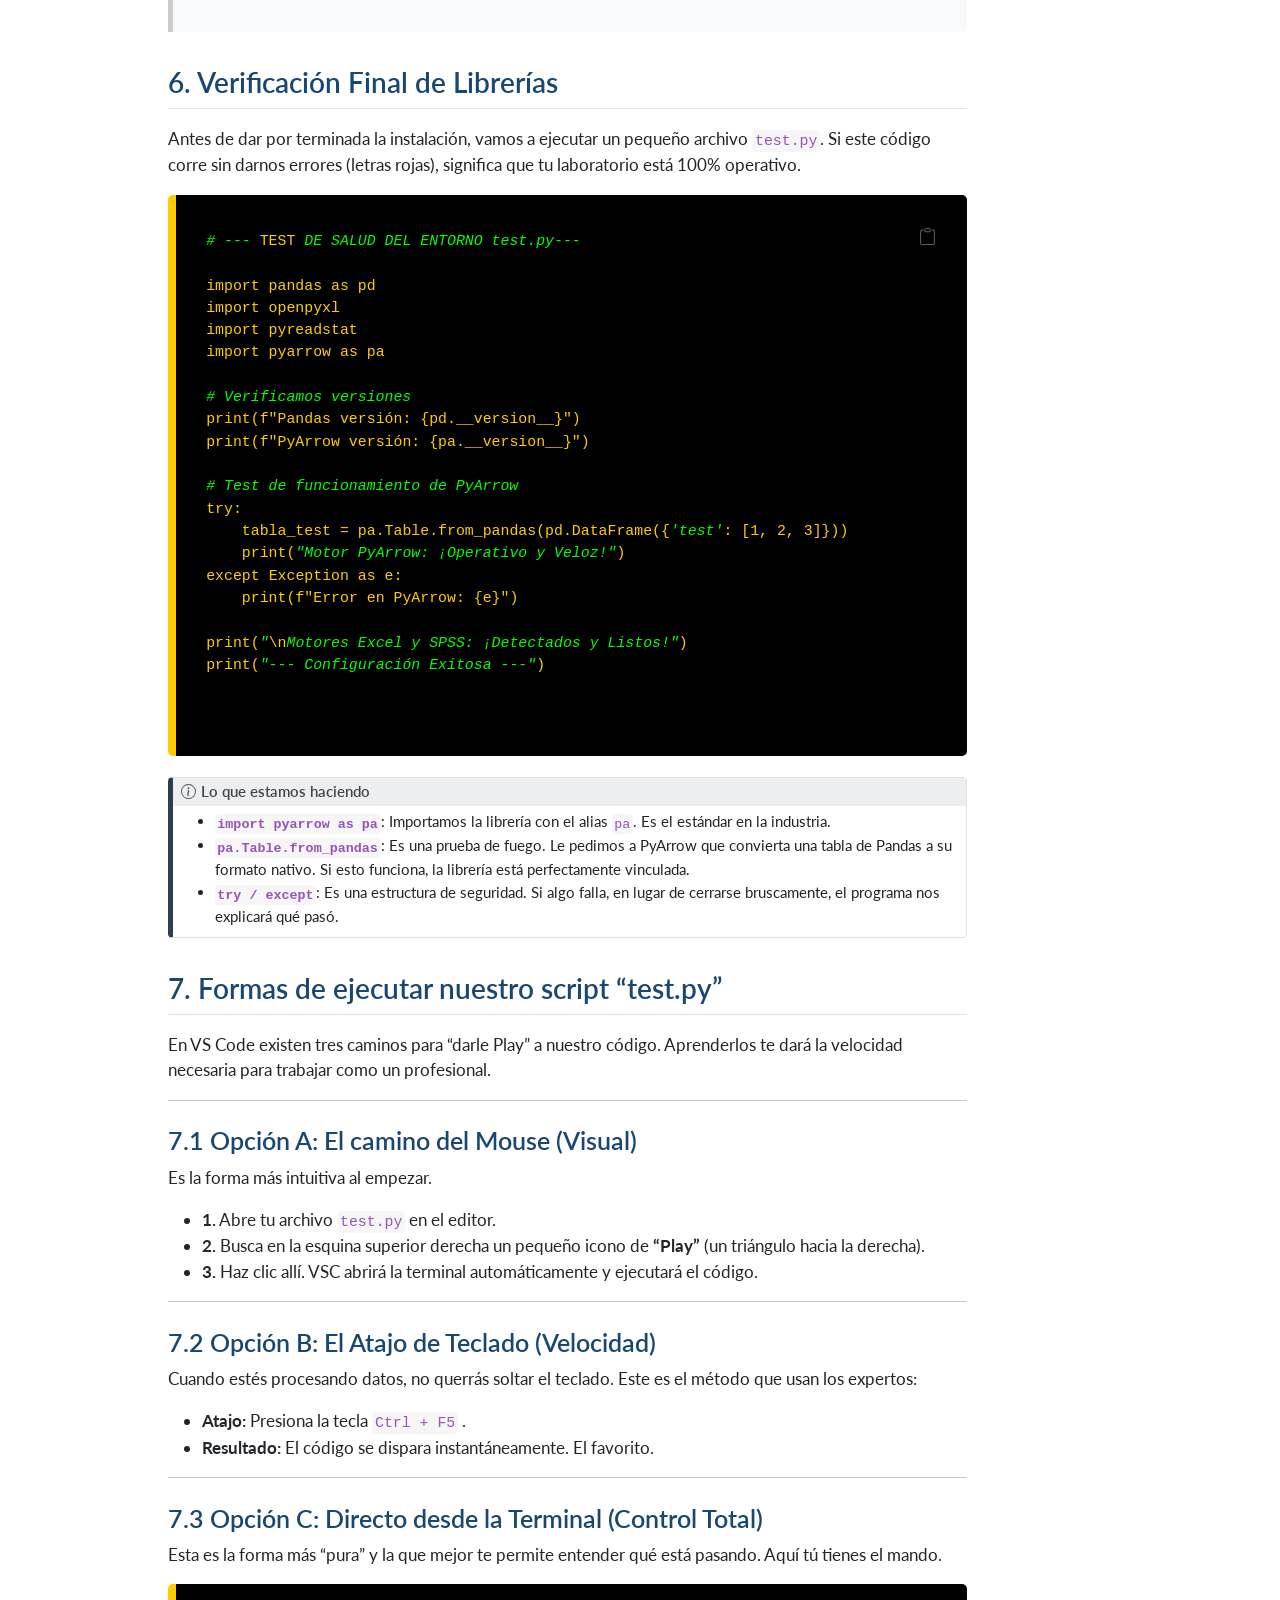
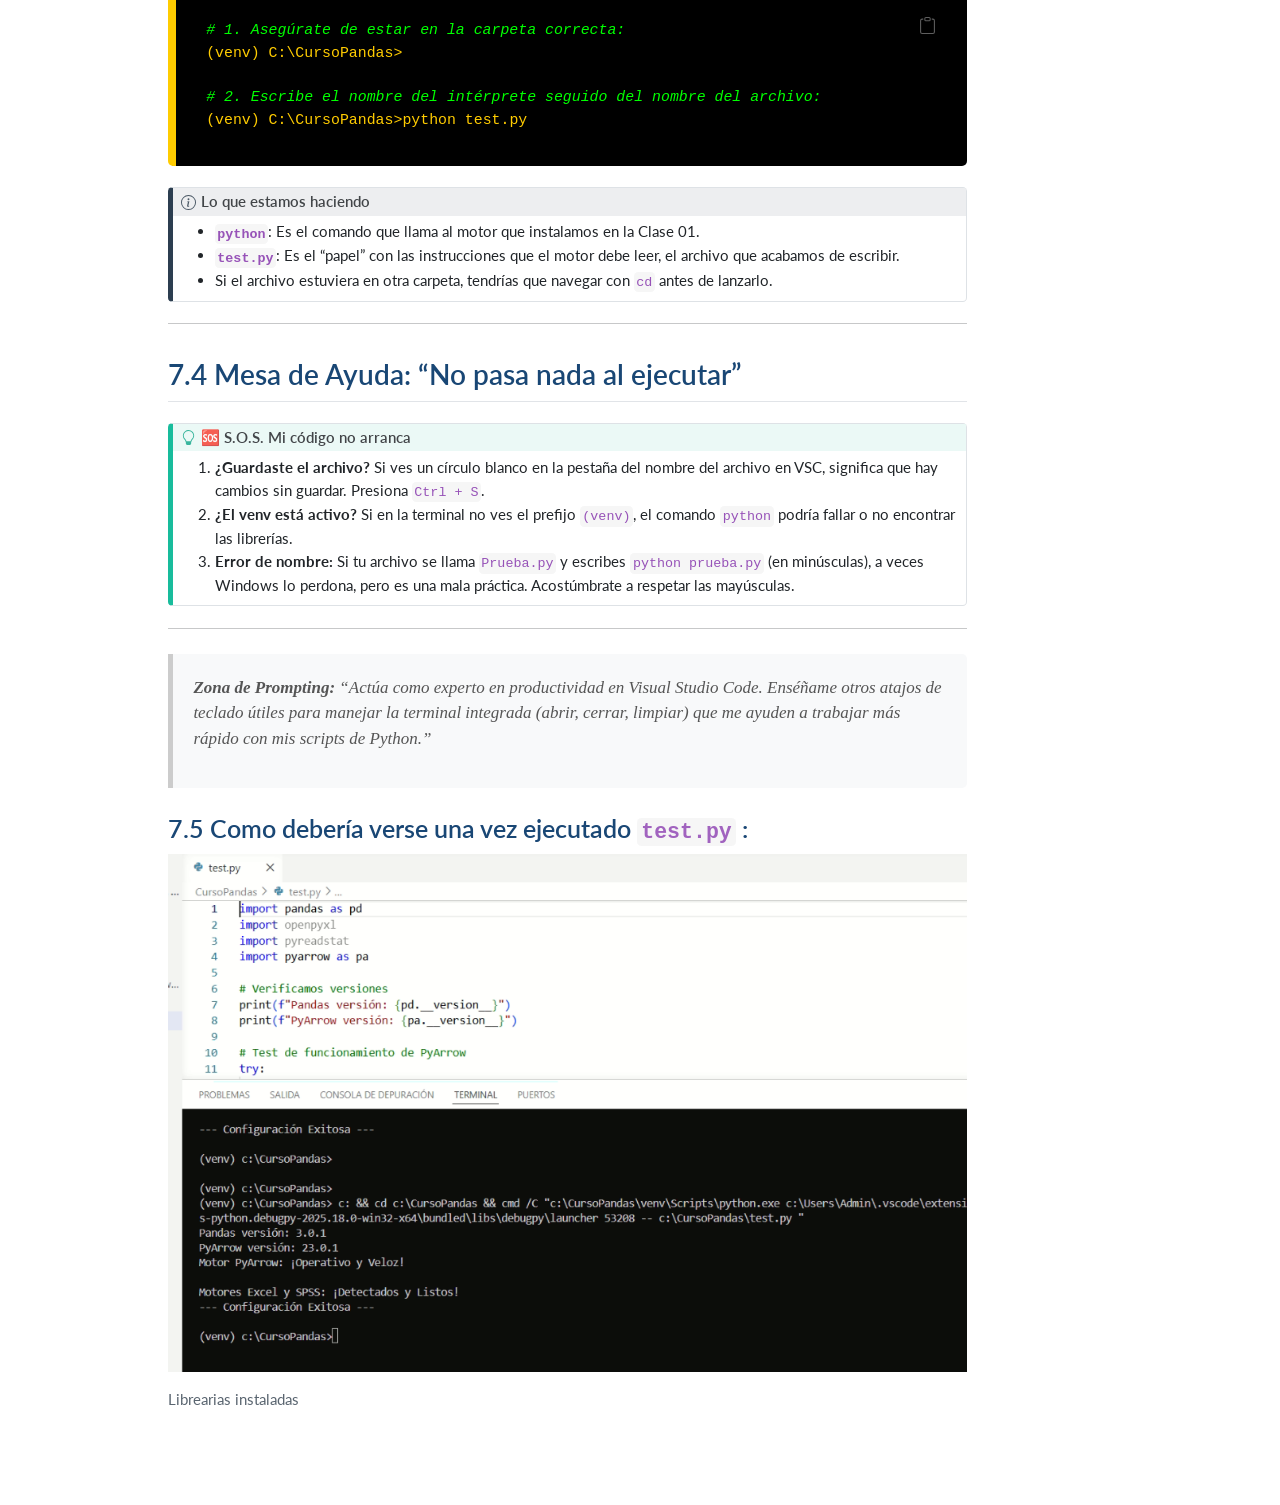
<file: docs/clase_01.html>
<!DOCTYPE html>
<html xmlns="http://www.w3.org/1999/xhtml" lang="es" xml:lang="es"><head>

<meta charset="utf-8">
<meta name="generator" content="quarto-1.3.450">

<meta name="viewport" content="width=device-width, initial-scale=1.0, user-scalable=yes">

<meta name="author" content="Eduardo Lencina">

<title>Python + Pandas + IA - CEIA - FLACSO - Clase 01: El Ecosistema de Trabajo</title>
<style>
code{white-space: pre-wrap;}
span.smallcaps{font-variant: small-caps;}
div.columns{display: flex; gap: min(4vw, 1.5em);}
div.column{flex: auto; overflow-x: auto;}
div.hanging-indent{margin-left: 1.5em; text-indent: -1.5em;}
ul.task-list{list-style: none;}
ul.task-list li input[type="checkbox"] {
  width: 0.8em;
  margin: 0 0.8em 0.2em -1em; /* quarto-specific, see https://github.com/quarto-dev/quarto-cli/issues/4556 */ 
  vertical-align: middle;
}
/* CSS for syntax highlighting */
pre > code.sourceCode { white-space: pre; position: relative; }
pre > code.sourceCode > span { display: inline-block; line-height: 1.25; }
pre > code.sourceCode > span:empty { height: 1.2em; }
.sourceCode { overflow: visible; }
code.sourceCode > span { color: inherit; text-decoration: inherit; }
div.sourceCode { margin: 1em 0; }
pre.sourceCode { margin: 0; }
@media screen {
div.sourceCode { overflow: auto; }
}
@media print {
pre > code.sourceCode { white-space: pre-wrap; }
pre > code.sourceCode > span { text-indent: -5em; padding-left: 5em; }
}
pre.numberSource code
  { counter-reset: source-line 0; }
pre.numberSource code > span
  { position: relative; left: -4em; counter-increment: source-line; }
pre.numberSource code > span > a:first-child::before
  { content: counter(source-line);
    position: relative; left: -1em; text-align: right; vertical-align: baseline;
    border: none; display: inline-block;
    -webkit-touch-callout: none; -webkit-user-select: none;
    -khtml-user-select: none; -moz-user-select: none;
    -ms-user-select: none; user-select: none;
    padding: 0 4px; width: 4em;
  }
pre.numberSource { margin-left: 3em;  padding-left: 4px; }
div.sourceCode
  {   }
@media screen {
pre > code.sourceCode > span > a:first-child::before { text-decoration: underline; }
}
</style>


<script src="site_libs/quarto-nav/quarto-nav.js"></script>
<script src="site_libs/quarto-nav/headroom.min.js"></script>
<script src="site_libs/clipboard/clipboard.min.js"></script>
<script src="site_libs/quarto-search/autocomplete.umd.js"></script>
<script src="site_libs/quarto-search/fuse.min.js"></script>
<script src="site_libs/quarto-search/quarto-search.js"></script>
<meta name="quarto:offset" content="./">
<script src="site_libs/quarto-html/quarto.js"></script>
<script src="site_libs/quarto-html/popper.min.js"></script>
<script src="site_libs/quarto-html/tippy.umd.min.js"></script>
<script src="site_libs/quarto-html/anchor.min.js"></script>
<link href="site_libs/quarto-html/tippy.css" rel="stylesheet">
<link href="site_libs/quarto-html/quarto-syntax-highlighting.css" rel="stylesheet" id="quarto-text-highlighting-styles">
<script src="site_libs/bootstrap/bootstrap.min.js"></script>
<link href="site_libs/bootstrap/bootstrap-icons.css" rel="stylesheet">
<link href="site_libs/bootstrap/bootstrap.min.css" rel="stylesheet" id="quarto-bootstrap" data-mode="light">
<script id="quarto-search-options" type="application/json">{
  "location": "navbar",
  "copy-button": false,
  "collapse-after": 3,
  "panel-placement": "end",
  "type": "overlay",
  "limit": 20,
  "language": {
    "search-no-results-text": "Sin resultados",
    "search-matching-documents-text": "documentos encontrados",
    "search-copy-link-title": "Copiar el enlace en la búsqueda",
    "search-hide-matches-text": "Ocultar resultados adicionales",
    "search-more-match-text": "resultado adicional en este documento",
    "search-more-matches-text": "resultados adicionales en este documento",
    "search-clear-button-title": "Borrar",
    "search-detached-cancel-button-title": "Cancelar",
    "search-submit-button-title": "Enviar",
    "search-label": "Buscar"
  }
}</script>


<link rel="stylesheet" href="styles.css">
</head>

<body class="nav-fixed">

<div id="quarto-search-results"></div>
  <header id="quarto-header" class="headroom fixed-top">
    <nav class="navbar navbar-expand-lg navbar-dark ">
      <div class="navbar-container container-fluid">
      <div class="navbar-brand-container">
    <a class="navbar-brand" href="./index.html">
    <span class="navbar-title">Python + Pandas + IA - CEIA - FLACSO</span>
    </a>
  </div>
            <div id="quarto-search" class="" title="Buscar"></div>
          <button class="navbar-toggler" type="button" data-bs-toggle="collapse" data-bs-target="#navbarCollapse" aria-controls="navbarCollapse" aria-expanded="false" aria-label="Navegación de palanca" onclick="if (window.quartoToggleHeadroom) { window.quartoToggleHeadroom(); }">
  <span class="navbar-toggler-icon"></span>
</button>
          <div class="collapse navbar-collapse" id="navbarCollapse">
            <ul class="navbar-nav navbar-nav-scroll me-auto">
  <li class="nav-item dropdown ">
    <a class="nav-link dropdown-toggle" href="#" id="nav-menu-material-de-clases" role="button" data-bs-toggle="dropdown" aria-expanded="false" rel="" target="">
      <i class="bi bi-journal-code" role="img">
</i> 
 <span class="menu-text">Material de Clases</span>
    </a>
    <ul class="dropdown-menu" aria-labelledby="nav-menu-material-de-clases">    
        <li>
    <a class="dropdown-item" href="./clase_01.html" rel="" target="">
 <span class="dropdown-text">Clase 01: El Ecosistema</span></a>
  </li>  
        <li>
    <a class="dropdown-item" href="./clase_02.html" rel="" target="">
 <span class="dropdown-text">Clase 02: Python + Pandas</span></a>
  </li>  
        <li>
    <a class="dropdown-item" href="./clase_03.html" rel="" target="">
 <span class="dropdown-text">Clase 03: Selección de Datos</span></a>
  </li>  
        <li>
    <a class="dropdown-item" href="./clase_04.html" rel="" target="">
 <span class="dropdown-text">Clase 04: Split-Apply-Combine</span></a>
  </li>  
        <li>
    <a class="dropdown-item" href="./clase_05.html" rel="" target="">
 <span class="dropdown-text">Clase 05: Edición y Tratamiento de Valores Ausentes</span></a>
  </li>  
        <li>
    <a class="dropdown-item" href="./clase_06.html" rel="" target="">
 <span class="dropdown-text">Clase 06: Habilidades y OpenCode</span></a>
  </li>  
        <li>
    <a class="dropdown-item" href="./clase_07.html" rel="" target="">
 <span class="dropdown-text">Clase 07: Variables categóricas y Ediciones + Normalización</span></a>
  </li>  
    </ul>
  </li>
</ul>
            <ul class="navbar-nav navbar-nav-scroll ms-auto">
  <li class="nav-item compact">
    <a class="nav-link" href="https://github.com/EduardoQuantum/CeiaPython.git" rel="" target=""><i class="bi bi-github" role="img" aria-label="GitHub">
</i> 
 <span class="menu-text"></span></a>
  </li>  
</ul>
            <div class="quarto-navbar-tools">
</div>
          </div> <!-- /navcollapse -->
      </div> <!-- /container-fluid -->
    </nav>
</header>
<!-- content -->
<div id="quarto-content" class="quarto-container page-columns page-rows-contents page-layout-article page-navbar">
<!-- sidebar -->
<!-- margin-sidebar -->
    <div id="quarto-margin-sidebar" class="sidebar margin-sidebar">
        <nav id="TOC" role="doc-toc" class="toc-active">
    <h2 id="toc-title">En esta página</h2>
   
  <ul>
  <li><a href="#el-editor-visual-studio-code-vsc" id="toc-el-editor-visual-studio-code-vsc" class="nav-link active" data-scroll-target="#el-editor-visual-studio-code-vsc">1. El Editor: Visual Studio Code (VSC)</a>
  <ul class="collapse">
  <li><a href="#instalación-y-extensiones" id="toc-instalación-y-extensiones" class="nav-link" data-scroll-target="#instalación-y-extensiones">1.1 Instalación y Extensiones</a></li>
  </ul></li>
  <li><a href="#el-motor-python-3.x" id="toc-el-motor-python-3.x" class="nav-link" data-scroll-target="#el-motor-python-3.x">2. El Motor: Python 3.x</a>
  <ul class="collapse">
  <li><a href="#pasos-críticos-para-una-instalación-exitosa" id="toc-pasos-críticos-para-una-instalación-exitosa" class="nav-link" data-scroll-target="#pasos-críticos-para-una-instalación-exitosa">2.1 Pasos críticos para una instalación exitosa</a></li>
  <li><a href="#verificando-la-instalación" id="toc-verificando-la-instalación" class="nav-link" data-scroll-target="#verificando-la-instalación">2.2 Verificando la instalación</a></li>
  </ul></li>
  <li><a href="#preparando-el-laboratorio-entorno-virtual" id="toc-preparando-el-laboratorio-entorno-virtual" class="nav-link" data-scroll-target="#preparando-el-laboratorio-entorno-virtual">3. Preparando el laboratorio: Entorno Virtual</a>
  <ul class="collapse">
  <li><a href="#comandos-para-armar-el-laboratorio" id="toc-comandos-para-armar-el-laboratorio" class="nav-link" data-scroll-target="#comandos-para-armar-el-laboratorio">3.1 Comandos para armar el laboratorio</a></li>
  </ul></li>
  <li><a href="#instalando-las-herramientas-de-datos" id="toc-instalando-las-herramientas-de-datos" class="nav-link" data-scroll-target="#instalando-las-herramientas-de-datos">4. Instalando las herramientas de datos</a></li>
  <li><a href="#el-archivo-code-workspace-cursopandas.code-workspace" id="toc-el-archivo-code-workspace-cursopandas.code-workspace" class="nav-link" data-scroll-target="#el-archivo-code-workspace-cursopandas.code-workspace">5. El archivo code-workspace: <code>CursoPandas.code-workspace</code></a>
  <ul class="collapse">
  <li><a href="#apertura-desde-la-terminal-cmd" id="toc-apertura-desde-la-terminal-cmd" class="nav-link" data-scroll-target="#apertura-desde-la-terminal-cmd">5.1 Apertura desde la Terminal (CMD)</a></li>
  <li><a href="#el-venv-rebelde" id="toc-el-venv-rebelde" class="nav-link" data-scroll-target="#el-venv-rebelde">5.2 El <code>(venv)</code> Rebelde</a></li>
  <li><a href="#la-burbuja-muy-rebelde" id="toc-la-burbuja-muy-rebelde" class="nav-link" data-scroll-target="#la-burbuja-muy-rebelde">5.3 La burbuja MUY rebelde</a></li>
  </ul></li>
  <li><a href="#verificación-final-de-librerías" id="toc-verificación-final-de-librerías" class="nav-link" data-scroll-target="#verificación-final-de-librerías">6. Verificación Final de Librerías</a></li>
  <li><a href="#formas-de-ejecutar-nuestro-script-test.py" id="toc-formas-de-ejecutar-nuestro-script-test.py" class="nav-link" data-scroll-target="#formas-de-ejecutar-nuestro-script-test.py">7. Formas de ejecutar nuestro script “test.py”</a>
  <ul class="collapse">
  <li><a href="#opción-a-el-camino-del-mouse-visual" id="toc-opción-a-el-camino-del-mouse-visual" class="nav-link" data-scroll-target="#opción-a-el-camino-del-mouse-visual">7.1 Opción A: El camino del Mouse (Visual)</a></li>
  <li><a href="#opción-b-el-atajo-de-teclado-velocidad" id="toc-opción-b-el-atajo-de-teclado-velocidad" class="nav-link" data-scroll-target="#opción-b-el-atajo-de-teclado-velocidad">7.2 Opción B: El Atajo de Teclado (Velocidad)</a></li>
  <li><a href="#opción-c-directo-desde-la-terminal-control-total" id="toc-opción-c-directo-desde-la-terminal-control-total" class="nav-link" data-scroll-target="#opción-c-directo-desde-la-terminal-control-total">7.3 Opción C: Directo desde la Terminal (Control Total)</a></li>
  </ul></li>
  <li><a href="#mesa-de-ayuda-no-pasa-nada-al-ejecutar" id="toc-mesa-de-ayuda-no-pasa-nada-al-ejecutar" class="nav-link" data-scroll-target="#mesa-de-ayuda-no-pasa-nada-al-ejecutar">7.4 Mesa de Ayuda: “No pasa nada al ejecutar”</a>
  <ul class="collapse">
  <li><a href="#como-debería-verse-una-vez-ejecutado-test.py" id="toc-como-debería-verse-una-vez-ejecutado-test.py" class="nav-link" data-scroll-target="#como-debería-verse-una-vez-ejecutado-test.py">7.5 Como debería verse una vez ejecutado <code>test.py</code> :</a></li>
  </ul></li>
  </ul>
</nav>
    </div>
<!-- main -->
<main class="content" id="quarto-document-content">

<header id="title-block-header" class="quarto-title-block default">
<div class="quarto-title">
<h1 class="title">Clase 01: El Ecosistema de Trabajo</h1>
<p class="subtitle lead">Instalación de VS Code, Python y Librerías</p>
</div>



<div class="quarto-title-meta">

    <div>
    <div class="quarto-title-meta-heading">Autor/a</div>
    <div class="quarto-title-meta-contents">
             <p>Eduardo Lencina </p>
          </div>
  </div>
    
  
    
  </div>
  

</header>

<p>A continuación, presentamos una guía de instalación de las herramientas que nos acompañarán durante todo el curso. El objetivo es que los estudiantes logren autonomía técnica. La IA oficiará como asistente y como experto.</p>
<p>Asumimos que somos usuarios de Windows 11 y que contamos con permisos de administrador en nuestros equipos; caso contrario, no podremos avanzar.</p>
<p>En la web y en la IA existen una enorme cantidad de formas de llegar más o menos al mismo resultado, dependiendo del estilo, necesidades y gusto de cada usuario. La que sigue es una guía “minimalista” que persigue el objetivo de contar con un entorno operativo que pueda ir creciendo a medida de nuestras necesidades, y no antes.</p>
<p>Este es un material “vivo” que se ajusta y modifica según las necesidades. La tecnología nos permite esta ventaja con poco esfuerzo: revisar, modificar y publicar en una misma acción. ¡Bienvenida/o a este sitio!</p>
<p>Todas las instrucciones y los links fueron probados. En caso de algún fallo, puede deberse a una errata y/o a un cambio posterior a la creación de este material; en ese caso, se agradecerá reportar el evento a <code>eduardo.lencina@gmail.com</code> para su evaluación y/o corrección.</p>
<hr>
<section id="el-editor-visual-studio-code-vsc" class="level2">
<h2 class="anchored" data-anchor-id="el-editor-visual-studio-code-vsc">1. El Editor: Visual Studio Code (VSC)</h2>
<p>El editor es nuestro lienzo de trabajo. Allí escribiremos código o copiaremos y pegaremos el código que le hayamos solicitado a la IA. Elegimos VSC porque es el estándar de la industria y el que se ajusta a los objetivos de establecer con solidez un pipeline de trabajo. Existen otras herramientas populares para aprender o enseñar, como <code>Jupyter Notebook</code> —YouTube está lleno de tutoriales donde los ejemplos se desarrollan allí— pero, a juicio de este curso, eso dificulta dar el salto a un <em>pipeline</em> profesional.</p>
<p>VSC no es tan vistoso al principio ni es tan fácil para dar los primeros pasos, pero en cambio, cuando se dominan media docena de comandos de entorno y de conceptos, estamos listos para lo que viene en el mundo real del análisis y procesamiento de datos.</p>
<section id="instalación-y-extensiones" class="level3">
<h3 class="anchored" data-anchor-id="instalación-y-extensiones">1.1 Instalación y Extensiones</h3>
<ol type="1">
<li><p>Descargá el instalador para Windows en <a href="https://code.visualstudio.com/download/">code.visualstudio.com</a>.</p></li>
<li><p>Una vez instalado, ve al icono de cuadrados en la barra lateral izquierda (<strong>Extensions</strong>).</p></li>
<li><p>Busca e instala las siguientes extensiones:</p>
<ul>
<li><strong>Python</strong> (de Microsoft): Vital para que el editor entienda nuestro código.</li>
<li><strong>Spanish Language Pack</strong>: Para tener la interfaz en castellano.</li>
<li><strong>GitHub Theme</strong>: Permite configurar fondos y colores, similar a como se hace en el mundo Windows.</li>
</ul></li>
</ol>
<blockquote class="blockquote">
<p><strong>Nota sobre las extensiones:</strong> Son paquetes que permiten dotar a VSC de nuevas capacidades. Normalmente, si queremos que VSC haga algo nuevo, necesitamos instalar la extensión correspondiente.</p>
</blockquote>
<div class="callout callout-style-default callout-important callout-titled">
<div class="callout-header d-flex align-content-center">
<div class="callout-icon-container">
<i class="callout-icon"></i>
</div>
<div class="callout-title-container flex-fill">
Una buena idea es…
</div>
</div>
<div class="callout-body-container callout-body">
<p>Pedirle a la IA que nos explique más: “Respondeme como experto en Python, pandas y en Visual Studio Code. Estoy dando mis primeros pasos en el mundo Python+Pandas y quiero saber más sobre extensiones para VSC: ¿cómo se instalan?, ¿cómo sé si la tengo instalada?, ¿cómo se desinstalan?”. Es una excelente forma de familiarizarse con el entorno y con el modo de interactuar con la IA.</p>
</div>
</div>
<hr>
</section>
</section>
<section id="el-motor-python-3.x" class="level2">
<h2 class="anchored" data-anchor-id="el-motor-python-3.x">2. El Motor: Python 3.x</h2>
<p>Python es el lenguaje, pero para que tu computadora lo “hable”, necesitas instalar el <strong>Intérprete</strong> contenido en el instalador: <code>python-3.13.x-amd64.exe</code> (Windows installer 64-bit).</p>
<section id="pasos-críticos-para-una-instalación-exitosa" class="level3">
<h3 class="anchored" data-anchor-id="pasos-críticos-para-una-instalación-exitosa">2.1 Pasos críticos para una instalación exitosa</h3>
<ol type="1">
<li><strong>Descarga:</strong> Ve a <a href="https://www.python.org/downloads/windows/">python.org</a> y busca el link <code>Download Windows installer (64-bit)</code>. Este es el recomendado porque instala Python y el gestor de paquetes <code>pip</code>.</li>
<li><strong>La Pantalla de Configuración (Punto Crítico):</strong> Ejecuta el archivo descargado. <strong>¡ALTO! No hagas clic en “Install Now” todavía.</strong> Debes marcar estas casillas en la parte inferior:
<ul>
<li><strong>Marcar “Add python.exe to PATH”</strong>: Si no se marca, Windows no sabrá qué es “python” cuando lo escribas en la consola.</li>
<li><strong>Marcar “Use admin privileges when installing py.exe”</strong>: Asegura los permisos necesarios en el sistema.</li>
<li>Haz clic en <strong>“Customize installation”</strong>.</li>
</ul></li>
<li><strong>Características Opcionales (Optional Features):</strong> Asegúrate de que todas estén marcadas, especialmente <strong>pip</strong> y <strong>tcl/tk</strong>. Haz clic en <em>Next</em>.</li>
<li><strong>Opciones Avanzadas (Advanced Options):</strong> Aquí configuraremos una ruta limpia:
<ul>
<li>Marca <strong>“Install Python 3.13 for all users”</strong>.</li>
<li><strong>FUERTE RECOMENDACIÓN:</strong> En “Customize install location”, cambia la ruta a algo simple como <code>C:\Python313</code>. Anota esta ruta en un sitio que podamos consultar después.</li>
<li>Haz clic en <strong>Install</strong>.</li>
</ul></li>
<li><strong>El paso final: “Disable path length limit”:</strong> Al terminar la barra de progreso, aparecerá una pantalla de éxito. Haz clic en el enlace que dice <strong>“Disable path length limit”</strong>. Esto elimina la restricción de 260 caracteres en Windows, evitando errores de rutas largas.</li>
</ol>
</section>
<section id="verificando-la-instalación" class="level3">
<h3 class="anchored" data-anchor-id="verificando-la-instalación">2.2 Verificando la instalación</h3>
<p>Vamos a ir a la terminal <code>cmd</code>. Vamos a trabajar mucho con la terminal; para desplazarnos dentro de ella debemos aprender algunos comandos. Le podemos pedir a la IA una lista, es muy pequeña.</p>
<div class="monitor-box">
<div class="sourceCode" id="cb1"><pre class="sourceCode python code-with-copy"><code class="sourceCode python"><span id="cb1-1"><a href="#cb1-1" aria-hidden="true" tabindex="-1"></a><span class="co"># Abre la terminal (Windows + R, escribe 'cmd' y presiona Enter):</span></span>
<span id="cb1-2"><a href="#cb1-2" aria-hidden="true" tabindex="-1"></a></span>
<span id="cb1-3"><a href="#cb1-3" aria-hidden="true" tabindex="-1"></a>C:\Users\Admin<span class="op">&gt;</span>python <span class="op">--</span>version</span>
<span id="cb1-4"><a href="#cb1-4" aria-hidden="true" tabindex="-1"></a>Python <span class="fl">3.13</span>.x</span></code><button title="Copiar al portapapeles" class="code-copy-button"><i class="bi"></i></button></pre></div>
</div>
<p>¿Qué significa todo esto? Que tenemos instalada la versión Python 3.13.x y que está activa; caso contrario, tenemos que comenzar de nuevo.</p>
<hr>
</section>
</section>
<section id="preparando-el-laboratorio-entorno-virtual" class="level2">
<h2 class="anchored" data-anchor-id="preparando-el-laboratorio-entorno-virtual">3. Preparando el laboratorio: Entorno Virtual</h2>
<p>El siguiente paso es instalar el entorno virtual, que no es otra cosa que una modalidad utilizada para crear una “burbuja” de software para un objetivo específico. En nuestro caso, vamos a instalar un <strong>Entorno Virtual</strong> para análisis de datos.</p>
<p>El estilo que recomendamos es tener un solo <strong>Entorno Virtual</strong> centralizado en una carpeta de nuestra computadora. Cuidado aquí, porque la IA siempre nos lleva al concepto de “un proyecto, un entorno virtual”, y es el punto donde tenemos que aclararle que nuestra preferencia es tener uno solo centralizado en la carpeta del curso. De esa forma, nosotros dirigimos lo que necesitamos a la IA y no al revés.</p>
<p>Es hora de crear nuestra carpeta en el sitio <code>C:\CursoPandas</code>. Es muy importante la ruta y el nombre, porque nuestra configuración recomendada se basa en que tengamos dicha carpeta. Más adelante podrán contar con otras carpetas y otros nombres de proyectos en paralelo.</p>
<section id="comandos-para-armar-el-laboratorio" class="level3">
<h3 class="anchored" data-anchor-id="comandos-para-armar-el-laboratorio">3.1 Comandos para armar el laboratorio</h3>
<p>Abrí la terminal en VS Code (<code>Terminal -&gt; New Terminal</code>) y ejecutá estos comandos en orden:</p>
<div class="monitor-box">
<div class="sourceCode" id="cb2"><pre class="sourceCode python code-with-copy"><code class="sourceCode python"><span id="cb2-1"><a href="#cb2-1" aria-hidden="true" tabindex="-1"></a><span class="co"># 1. Creamos la carpeta (si no la creaste antes manualmente)</span></span>
<span id="cb2-2"><a href="#cb2-2" aria-hidden="true" tabindex="-1"></a>mkdir C:\CursoPandas</span>
<span id="cb2-3"><a href="#cb2-3" aria-hidden="true" tabindex="-1"></a></span>
<span id="cb2-4"><a href="#cb2-4" aria-hidden="true" tabindex="-1"></a><span class="co"># 2. Vamos a la carpeta:</span></span>
<span id="cb2-5"><a href="#cb2-5" aria-hidden="true" tabindex="-1"></a>cd C:\CursoPandas</span>
<span id="cb2-6"><a href="#cb2-6" aria-hidden="true" tabindex="-1"></a></span>
<span id="cb2-7"><a href="#cb2-7" aria-hidden="true" tabindex="-1"></a><span class="co"># 3. Creamos el Entorno Virtual (la burbuja)</span></span>
<span id="cb2-8"><a href="#cb2-8" aria-hidden="true" tabindex="-1"></a>python <span class="op">-</span>m venv venv</span>
<span id="cb2-9"><a href="#cb2-9" aria-hidden="true" tabindex="-1"></a></span>
<span id="cb2-10"><a href="#cb2-10" aria-hidden="true" tabindex="-1"></a><span class="co"># 4. Activamos el entorno (encendemos la burbuja)</span></span>
<span id="cb2-11"><a href="#cb2-11" aria-hidden="true" tabindex="-1"></a>.\venv\Scripts\activate</span></code><button title="Copiar al portapapeles" class="code-copy-button"><i class="bi"></i></button></pre></div>
</div>
<div class="callout callout-style-default callout-note callout-titled">
<div class="callout-header d-flex align-content-center">
<div class="callout-icon-container">
<i class="callout-icon"></i>
</div>
<div class="callout-title-container flex-fill">
Lo que estamos haciendo
</div>
</div>
<div class="callout-body-container callout-body">
<ul>
<li><strong><code>mkdir</code></strong>: Creamos el contenedor de nuestro proyecto.</li>
<li><strong><code>cd C:\CursoPandas</code></strong>: Nos movemos a la carpeta de trabajo.</li>
<li><strong><code>python -m venv venv</code></strong>: Crea una copia aislada de Python dentro de tu carpeta.</li>
<li><strong><code>activate</code></strong>: Notarás que aparece un <strong>(venv)</strong> al inicio de la línea de comandos. Indica que el laboratorio está activo.</li>
<li>Podemos tener varios <strong>Entorno Virtual (venv)</strong>, pero en esta etapa de iniciación no lo recomendamos: preferimos tener uno instalado y que nuestros proyectos apunten siempre a la misma carpeta, en nuestro caso <code>C:\CursoPandas\venv</code>.</li>
</ul>
</div>
</div>
<hr>
</section>
</section>
<section id="instalando-las-herramientas-de-datos" class="level2">
<h2 class="anchored" data-anchor-id="instalando-las-herramientas-de-datos">4. Instalando las herramientas de datos</h2>
<p>Con el entorno activo <code>(venv) C:\CursoPandas&gt;</code>, instalaremos Pandas y los motores necesarios.</p>
<div class="monitor-box">
<div class="sourceCode" id="cb3"><pre class="sourceCode python code-with-copy"><code class="sourceCode python"><span id="cb3-1"><a href="#cb3-1" aria-hidden="true" tabindex="-1"></a><span class="co"># Actualizamos el instalador de paquetes</span></span>
<span id="cb3-2"><a href="#cb3-2" aria-hidden="true" tabindex="-1"></a>python <span class="op">-</span>m pip install <span class="op">--</span>upgrade pip</span>
<span id="cb3-3"><a href="#cb3-3" aria-hidden="true" tabindex="-1"></a></span>
<span id="cb3-4"><a href="#cb3-4" aria-hidden="true" tabindex="-1"></a><span class="co"># Instalamos el cuarteto fundamental</span></span>
<span id="cb3-5"><a href="#cb3-5" aria-hidden="true" tabindex="-1"></a>pip install pandas openpyxl pyreadstat pyarrow</span></code><button title="Copiar al portapapeles" class="code-copy-button"><i class="bi"></i></button></pre></div>
</div>
<div class="quarto-figure quarto-figure-center">
<figure class="figure">
<p><img src="imagenes/entorno_virtual.png" class="img-fluid figure-img"></p>
<figcaption class="figure-caption">Aspecto del entorno virtual y las librearias una vez instaladas</figcaption>
</figure>
</div>
<div class="callout callout-style-default callout-note callout-titled">
<div class="callout-header d-flex align-content-center">
<div class="callout-icon-container">
<i class="callout-icon"></i>
</div>
<div class="callout-title-container flex-fill">
¿Qué acabamos de hacer?
</div>
</div>
<div class="callout-body-container callout-body">
<ul>
<li><strong>pip</strong>: El instalador de paquetes oficial de Python. Es también un índice y es una buena práctica actualizarlo antes de cualquier instalación.</li>
<li><strong>pandas</strong>: Nuestra herramienta principal para análisis y procesamiento de datos.</li>
<li><strong>openpyxl</strong>: Permite leer y escribir archivos Excel (<code>.xlsx</code>).</li>
<li><strong>pyreadstat</strong>: Vital para leer bases de datos de SPSS (<code>.sav</code>).</li>
<li><strong>pyarrow</strong>: Necesario para bases Parquet</li>
</ul>
</div>
</div>
<hr>
</section>
<section id="el-archivo-code-workspace-cursopandas.code-workspace" class="level2">
<h2 class="anchored" data-anchor-id="el-archivo-code-workspace-cursopandas.code-workspace">5. El archivo code-workspace: <code>CursoPandas.code-workspace</code></h2>
<p>Crea un archivo de texto en <code>C:\CursoPandas</code> llamado <code>CursoPandas.code-workspace</code> y pega este código exactamente así. ¡Cuidado con la extensión! El nombre podrá ser cualquiera, pero la extensión <code>.code-workspace</code> es <strong>MUY IMPORTANTE</strong> para que VSC la reconozca como un archivo de configuración.</p>
<div class="monitor-box">
<div class="sourceCode" id="cb4"><pre class="sourceCode json code-with-copy"><code class="sourceCode json"><span id="cb4-1"><a href="#cb4-1" aria-hidden="true" tabindex="-1"></a><span class="fu">{</span></span>
<span id="cb4-2"><a href="#cb4-2" aria-hidden="true" tabindex="-1"></a>    <span class="dt">"folders"</span><span class="fu">:</span> <span class="ot">[</span></span>
<span id="cb4-3"><a href="#cb4-3" aria-hidden="true" tabindex="-1"></a>        <span class="fu">{</span></span>
<span id="cb4-4"><a href="#cb4-4" aria-hidden="true" tabindex="-1"></a>            <span class="dt">"path"</span><span class="fu">:</span> <span class="st">"."</span></span>
<span id="cb4-5"><a href="#cb4-5" aria-hidden="true" tabindex="-1"></a>        <span class="fu">}</span></span>
<span id="cb4-6"><a href="#cb4-6" aria-hidden="true" tabindex="-1"></a>    <span class="ot">]</span><span class="fu">,</span></span>
<span id="cb4-7"><a href="#cb4-7" aria-hidden="true" tabindex="-1"></a>    <span class="dt">"settings"</span><span class="fu">:</span> <span class="fu">{</span></span>
<span id="cb4-8"><a href="#cb4-8" aria-hidden="true" tabindex="-1"></a>        <span class="dt">"terminal.integrated.allowChords"</span><span class="fu">:</span> <span class="kw">true</span><span class="fu">,</span></span>
<span id="cb4-9"><a href="#cb4-9" aria-hidden="true" tabindex="-1"></a>        <span class="dt">"terminal.integrated.enableMultiLinePasteWarning"</span><span class="fu">:</span> <span class="kw">false</span><span class="fu">,</span></span>
<span id="cb4-10"><a href="#cb4-10" aria-hidden="true" tabindex="-1"></a>        <span class="dt">"terminal.integrated.defaultProfile.windows"</span><span class="fu">:</span> <span class="st">"Command Prompt"</span><span class="fu">,</span></span>
<span id="cb4-11"><a href="#cb4-11" aria-hidden="true" tabindex="-1"></a>        <span class="dt">"terminal.integrated.profiles.windows"</span><span class="fu">:</span> <span class="fu">{</span></span>
<span id="cb4-12"><a href="#cb4-12" aria-hidden="true" tabindex="-1"></a>            <span class="dt">"Command Prompt"</span><span class="fu">:</span> <span class="fu">{</span></span>
<span id="cb4-13"><a href="#cb4-13" aria-hidden="true" tabindex="-1"></a>                <span class="dt">"path"</span><span class="fu">:</span> <span class="ot">[</span></span>
<span id="cb4-14"><a href="#cb4-14" aria-hidden="true" tabindex="-1"></a>                    <span class="st">"${env:windir}</span><span class="ch">\\</span><span class="st">System32</span><span class="ch">\\</span><span class="st">cmd.exe"</span></span>
<span id="cb4-15"><a href="#cb4-15" aria-hidden="true" tabindex="-1"></a>                <span class="ot">]</span><span class="fu">,</span></span>
<span id="cb4-16"><a href="#cb4-16" aria-hidden="true" tabindex="-1"></a>                <span class="dt">"args"</span><span class="fu">:</span> <span class="ot">[</span><span class="st">"/k"</span><span class="ot">,</span> <span class="st">"C:</span><span class="ch">\\</span><span class="st">CursoPandas</span><span class="ch">\\</span><span class="st">venv</span><span class="ch">\\</span><span class="st">Scripts</span><span class="ch">\\</span><span class="st">activate.bat"</span><span class="ot">]</span><span class="fu">,</span></span>
<span id="cb4-17"><a href="#cb4-17" aria-hidden="true" tabindex="-1"></a>                <span class="dt">"icon"</span><span class="fu">:</span> <span class="st">"terminal-cmd"</span></span>
<span id="cb4-18"><a href="#cb4-18" aria-hidden="true" tabindex="-1"></a>            <span class="fu">}</span></span>
<span id="cb4-19"><a href="#cb4-19" aria-hidden="true" tabindex="-1"></a>        <span class="fu">},</span></span>
<span id="cb4-20"><a href="#cb4-20" aria-hidden="true" tabindex="-1"></a>        <span class="dt">"python.defaultInterpreterPath"</span><span class="fu">:</span> <span class="st">"C:</span><span class="ch">\\</span><span class="st">CursoPandas</span><span class="ch">\\</span><span class="st">venv</span><span class="ch">\\</span><span class="st">Scripts</span><span class="ch">\\</span><span class="st">python.exe"</span><span class="fu">,</span></span>
<span id="cb4-21"><a href="#cb4-21" aria-hidden="true" tabindex="-1"></a>        <span class="dt">"python.terminal.activateEnvInCurrentTerminal"</span><span class="fu">:</span> <span class="kw">true</span><span class="fu">,</span></span>
<span id="cb4-22"><a href="#cb4-22" aria-hidden="true" tabindex="-1"></a>        <span class="dt">"debug.openDebug"</span><span class="fu">:</span> <span class="st">"neverOpen"</span><span class="fu">,</span></span>
<span id="cb4-23"><a href="#cb4-23" aria-hidden="true" tabindex="-1"></a>        <span class="dt">"terminal.integrated.fontFamily"</span><span class="fu">:</span> <span class="st">"Consolas"</span><span class="fu">,</span></span>
<span id="cb4-24"><a href="#cb4-24" aria-hidden="true" tabindex="-1"></a>        <span class="dt">"workbench.colorCustomizations"</span><span class="fu">:</span> <span class="fu">{</span></span>
<span id="cb4-25"><a href="#cb4-25" aria-hidden="true" tabindex="-1"></a>            <span class="dt">"terminal.background"</span><span class="fu">:</span> <span class="st">"#0c0c0c"</span><span class="fu">,</span></span>
<span id="cb4-26"><a href="#cb4-26" aria-hidden="true" tabindex="-1"></a>            <span class="dt">"terminal.foreground"</span><span class="fu">:</span> <span class="st">"#CCCCCC"</span><span class="fu">,</span></span>
<span id="cb4-27"><a href="#cb4-27" aria-hidden="true" tabindex="-1"></a>            <span class="dt">"terminal.ansiGreen"</span><span class="fu">:</span> <span class="st">"#A5D6A7"</span><span class="fu">,</span></span>
<span id="cb4-28"><a href="#cb4-28" aria-hidden="true" tabindex="-1"></a>            <span class="dt">"terminal.ansiBlue"</span><span class="fu">:</span> <span class="st">"#90CAF9"</span></span>
<span id="cb4-29"><a href="#cb4-29" aria-hidden="true" tabindex="-1"></a>        <span class="fu">}</span></span>
<span id="cb4-30"><a href="#cb4-30" aria-hidden="true" tabindex="-1"></a>    <span class="fu">}</span></span>
<span id="cb4-31"><a href="#cb4-31" aria-hidden="true" tabindex="-1"></a><span class="fu">}</span></span>
<span id="cb4-32"><a href="#cb4-32" aria-hidden="true" tabindex="-1"></a></span>
<span id="cb4-33"><a href="#cb4-33" aria-hidden="true" tabindex="-1"></a></span>
<span id="cb4-34"><a href="#cb4-34" aria-hidden="true" tabindex="-1"></a></span>
<span id="cb4-35"><a href="#cb4-35" aria-hidden="true" tabindex="-1"></a></span></code><button title="Copiar al portapapeles" class="code-copy-button"><i class="bi"></i></button></pre></div>
</div>
<div class="callout callout-style-default callout-note callout-titled">
<div class="callout-header d-flex align-content-center">
<div class="callout-icon-container">
<i class="callout-icon"></i>
</div>
<div class="callout-title-container flex-fill">
¿Qué acabamos de hacer?
</div>
</div>
<div class="callout-body-container callout-body">
<p><code>CursoPandas.code-workspace</code> es un archivo de configuración que nos acompañará adonde vayamos: guarda nuestras preferencias, sabe dónde está el “venv” y, lo más importante, lo <strong>ACTIVA</strong> automáticamente.</p>
</div>
</div>
<hr>
<div class="callout callout-style-default callout-tip callout-titled">
<div class="callout-header d-flex align-content-center">
<div class="callout-icon-container">
<i class="callout-icon"></i>
</div>
<div class="callout-title-container flex-fill">
🆘 Mesa de Ayuda:
</div>
</div>
<div class="callout-body-container callout-body">
<p>El archivo <code>.code-workspace</code> es un archivo de extensión JSON de configuración y es un poco “tiquismiquis” con las sangrias y los espacios. Una buena practica es pedirl a la IA que ajuste el archivo <code>.code-workspace</code> por nosotros.</p>
</div>
</div>
<hr>
<div class="gray-italic-box">
<p><strong>Zona de Prompting:</strong> “Actúa como experto en Windows y Visual Studio Code. Genera el contenido para un archivo <code>ProyectoPandas.code-workspace</code>. Mi carpeta de proyecto es <code>C:\CursoPandas</code> y mi entorno virtual está en <code>C:\CursoPandas\venv\</code>. Asegúrate de que el <code>python.defaultInterpreterPath</code> apunte correctamente a <code>Scripts/python.exe</code> y que el terminal reconozca el venv automáticamente al abrir el espacio de trabajo. Devuélveme el código en formato JSON.”</p>
</div>
<div class="callout callout-style-default callout-tip callout-titled">
<div class="callout-header d-flex align-content-center">
<div class="callout-icon-container">
<i class="callout-icon"></i>
</div>
<div class="callout-title-container flex-fill">
🆘 Mesa de Ayuda: El Workspace no reconoce mi venv
</div>
</div>
<div class="callout-body-container callout-body">
<p>Si después de usar el prompt y crear el archivo, VS Code no activa el entorno automáticamente:</p>
<ol type="1">
<li><strong>Cierra y abre:</strong> VS Code a veces necesita un “reinicio” para leer los cambios del workspace.</li>
<li><strong>Selección Manual:</strong> Presiona <code>Ctrl + Shift + P</code>, busca “Python: Select Interpreter” y elige el que está dentro de la carpeta <code>venv</code>.</li>
<li><strong>Rutas:</strong> Verifica que en el archivo no haya quedado ninguna barra invertida simple (<code>\</code>). En los archivos de configuración de VS Code, se deben usar barras inclinadas (<code>/</code>) o doble barra (<code>\\</code>).</li>
</ol>
</div>
</div>
<section id="apertura-desde-la-terminal-cmd" class="level3">
<h3 class="anchored" data-anchor-id="apertura-desde-la-terminal-cmd">5.1 Apertura desde la Terminal (CMD)</h3>
<p>Lanzar el archivo ‘ProyectoPandas.code-workspace’ desde la terminal es el método más avanzado: carga configuraciones específicas y rutas predefinidas de un solo golpe.</p>
<p><strong>Instrucciones:</strong> Abrir la terminal (<strong>Tecla Win + R</strong>, escribir ‘cmd’ y <strong>Enter</strong>).</p>
<div class="monitor-box">
<div class="sourceCode" id="cb5"><pre class="sourceCode python code-with-copy"><code class="sourceCode python"><span id="cb5-1"><a href="#cb5-1" aria-hidden="true" tabindex="-1"></a><span class="co"># --- TERMINAL DE WINDOWS (CMD) ---</span></span>
<span id="cb5-2"><a href="#cb5-2" aria-hidden="true" tabindex="-1"></a></span>
<span id="cb5-3"><a href="#cb5-3" aria-hidden="true" tabindex="-1"></a><span class="co"># 1. Navegar a la raíz del disco C:</span></span>
<span id="cb5-4"><a href="#cb5-4" aria-hidden="true" tabindex="-1"></a>cd <span class="op">\</span></span>
<span id="cb5-5"><a href="#cb5-5" aria-hidden="true" tabindex="-1"></a></span>
<span id="cb5-6"><a href="#cb5-6" aria-hidden="true" tabindex="-1"></a><span class="co"># 2. Entrar a la carpeta del proyecto</span></span>
<span id="cb5-7"><a href="#cb5-7" aria-hidden="true" tabindex="-1"></a>cd C:\CursoPandas</span>
<span id="cb5-8"><a href="#cb5-8" aria-hidden="true" tabindex="-1"></a></span>
<span id="cb5-9"><a href="#cb5-9" aria-hidden="true" tabindex="-1"></a><span class="co"># 3. Lanzar el Workspace de Visual Studio Code</span></span>
<span id="cb5-10"><a href="#cb5-10" aria-hidden="true" tabindex="-1"></a>code CursoPandas.code<span class="op">-</span>workspace</span></code><button title="Copiar al portapapeles" class="code-copy-button"><i class="bi"></i></button></pre></div>
</div>
<div class="callout callout-style-default callout-note callout-titled">
<div class="callout-header d-flex align-content-center">
<div class="callout-icon-container">
<i class="callout-icon"></i>
</div>
<div class="callout-title-container flex-fill">
Lo que estamos haciendo
</div>
</div>
<div class="callout-body-container callout-body">
<ol type="1">
<li><strong>Navegación:</strong> Usamos ‘cd ' para ir a la base del disco y luego ’cd C:’ para entrar en nuestra carpeta de trabajo.</li>
<li><strong>Lanzamiento:</strong> El comando ‘code’ abre VS Code, y al pasarle el nombre del archivo ‘.code-workspace’, el editor se abre con todas nuestras preferencias ya cargadas.</li>
</ol>
</div>
</div>
<div class="gray-italic-box">
<p><strong>Zona de Prompting:</strong> “Actúa como experto en Windows y Ciencia de Datos. Explícame el paso a paso para ingresar a mi proyecto en Visual Studio Code desde la terminal de Windows (CMD), considerando que mi carpeta de trabajo es C:y utilizo un archivo .code-workspace.”</p>
</div>
<hr>
</section>
<section id="el-venv-rebelde" class="level3">
<h3 class="anchored" data-anchor-id="el-venv-rebelde">5.2 El <code>(venv)</code> Rebelde</h3>
<p>En la instalación, el <code>(venv)</code> puede negarse a estar activo desde la primera vez. Es algo con lo que debemos convivir.</p>
<p><strong>El paso manual:</strong> 1. Presiona <strong>Ctrl + Shift + P</strong>. 2. Escribe: <strong>Python: Select Interpreter</strong>. 3. Selecciona la opción. Verás una lista de los Python encontrados. 4. Si no ves el de <code>C:\CursoPandas\venv</code>, haz clic en <strong>+ Enter interpreter path…</strong>. 5. Haz clic en <strong>Find…</strong> y selecciona el ejecutable en: <code>C:\CursoPandas\venv\Scripts\python.exe</code>.</p>
<p><strong>Otra buena práctica:</strong> &amp; 1. Presiona <strong>Ctrl + Shift + P</strong>. 2. Escribe: <strong>Recargar ventana</strong>. Esto fuerza a VSC a leer nuevamente el workspace.</p>
</section>
<section id="la-burbuja-muy-rebelde" class="level3">
<h3 class="anchored" data-anchor-id="la-burbuja-muy-rebelde">5.3 La burbuja MUY rebelde</h3>
<p>Si sigue sin activarse, siempre podemos hacerlo manualmente en la terminal:</p>
<div class="monitor-box">
<div class="sourceCode" id="cb6"><pre class="sourceCode python code-with-copy"><code class="sourceCode python"><span id="cb6-1"><a href="#cb6-1" aria-hidden="true" tabindex="-1"></a><span class="co"># 1. Presiona Ctrl + ñ. </span></span>
<span id="cb6-2"><a href="#cb6-2" aria-hidden="true" tabindex="-1"></a><span class="co"># 2. Asegúrate de estar en la ruta (si no, usa cd):</span></span>
<span id="cb6-3"><a href="#cb6-3" aria-hidden="true" tabindex="-1"></a>cd C:\CursoPandas</span>
<span id="cb6-4"><a href="#cb6-4" aria-hidden="true" tabindex="-1"></a></span>
<span id="cb6-5"><a href="#cb6-5" aria-hidden="true" tabindex="-1"></a><span class="co"># 3. Activamos manualmente:</span></span>
<span id="cb6-6"><a href="#cb6-6" aria-hidden="true" tabindex="-1"></a>.\venv\Scripts\activate</span></code><button title="Copiar al portapapeles" class="code-copy-button"><i class="bi"></i></button></pre></div>
</div>
<hr>
<div class="gray-italic-box">
<p><strong>Zona de Prompting:</strong> “Actúa como experto en Windows, Python y Visual Studio Code. Este es mi ‘workspace’ (subir archivo). Ayúdame a verificar la configuración para asegurar que el entorno virtual se active automáticamente al abrir la carpeta.”</p>
</div>
</section>
</section>
<section id="verificación-final-de-librerías" class="level2">
<h2 class="anchored" data-anchor-id="verificación-final-de-librerías">6. Verificación Final de Librerías</h2>
<p>Antes de dar por terminada la instalación, vamos a ejecutar un pequeño archivo <code>test.py</code>. Si este código corre sin darnos errores (letras rojas), significa que tu laboratorio está 100% operativo.</p>
<div class="monitor-box">
<div class="sourceCode" id="cb7"><pre class="sourceCode python code-with-copy"><code class="sourceCode python"><span id="cb7-1"><a href="#cb7-1" aria-hidden="true" tabindex="-1"></a><span class="co"># --- </span><span class="al">TEST</span><span class="co"> DE SALUD DEL ENTORNO test.py---</span></span>
<span id="cb7-2"><a href="#cb7-2" aria-hidden="true" tabindex="-1"></a></span>
<span id="cb7-3"><a href="#cb7-3" aria-hidden="true" tabindex="-1"></a><span class="im">import</span> pandas <span class="im">as</span> pd</span>
<span id="cb7-4"><a href="#cb7-4" aria-hidden="true" tabindex="-1"></a><span class="im">import</span> openpyxl</span>
<span id="cb7-5"><a href="#cb7-5" aria-hidden="true" tabindex="-1"></a><span class="im">import</span> pyreadstat</span>
<span id="cb7-6"><a href="#cb7-6" aria-hidden="true" tabindex="-1"></a><span class="im">import</span> pyarrow <span class="im">as</span> pa</span>
<span id="cb7-7"><a href="#cb7-7" aria-hidden="true" tabindex="-1"></a></span>
<span id="cb7-8"><a href="#cb7-8" aria-hidden="true" tabindex="-1"></a><span class="co"># Verificamos versiones</span></span>
<span id="cb7-9"><a href="#cb7-9" aria-hidden="true" tabindex="-1"></a><span class="bu">print</span>(<span class="ss">f"Pandas versión: </span><span class="sc">{</span>pd<span class="sc">.</span>__version__<span class="sc">}</span><span class="ss">"</span>)</span>
<span id="cb7-10"><a href="#cb7-10" aria-hidden="true" tabindex="-1"></a><span class="bu">print</span>(<span class="ss">f"PyArrow versión: </span><span class="sc">{</span>pa<span class="sc">.</span>__version__<span class="sc">}</span><span class="ss">"</span>)</span>
<span id="cb7-11"><a href="#cb7-11" aria-hidden="true" tabindex="-1"></a></span>
<span id="cb7-12"><a href="#cb7-12" aria-hidden="true" tabindex="-1"></a><span class="co"># Test de funcionamiento de PyArrow</span></span>
<span id="cb7-13"><a href="#cb7-13" aria-hidden="true" tabindex="-1"></a><span class="cf">try</span>:</span>
<span id="cb7-14"><a href="#cb7-14" aria-hidden="true" tabindex="-1"></a>    tabla_test <span class="op">=</span> pa.Table.from_pandas(pd.DataFrame({<span class="st">'test'</span>: [<span class="dv">1</span>, <span class="dv">2</span>, <span class="dv">3</span>]}))</span>
<span id="cb7-15"><a href="#cb7-15" aria-hidden="true" tabindex="-1"></a>    <span class="bu">print</span>(<span class="st">"Motor PyArrow: ¡Operativo y Veloz!"</span>)</span>
<span id="cb7-16"><a href="#cb7-16" aria-hidden="true" tabindex="-1"></a><span class="cf">except</span> <span class="pp">Exception</span> <span class="im">as</span> e:</span>
<span id="cb7-17"><a href="#cb7-17" aria-hidden="true" tabindex="-1"></a>    <span class="bu">print</span>(<span class="ss">f"Error en PyArrow: </span><span class="sc">{</span>e<span class="sc">}</span><span class="ss">"</span>)</span>
<span id="cb7-18"><a href="#cb7-18" aria-hidden="true" tabindex="-1"></a></span>
<span id="cb7-19"><a href="#cb7-19" aria-hidden="true" tabindex="-1"></a><span class="bu">print</span>(<span class="st">"</span><span class="ch">\n</span><span class="st">Motores Excel y SPSS: ¡Detectados y Listos!"</span>)</span>
<span id="cb7-20"><a href="#cb7-20" aria-hidden="true" tabindex="-1"></a><span class="bu">print</span>(<span class="st">"--- Configuración Exitosa ---"</span>)</span>
<span id="cb7-21"><a href="#cb7-21" aria-hidden="true" tabindex="-1"></a></span>
<span id="cb7-22"><a href="#cb7-22" aria-hidden="true" tabindex="-1"></a></span></code><button title="Copiar al portapapeles" class="code-copy-button"><i class="bi"></i></button></pre></div>
</div>
<div class="callout callout-style-default callout-note callout-titled">
<div class="callout-header d-flex align-content-center">
<div class="callout-icon-container">
<i class="callout-icon"></i>
</div>
<div class="callout-title-container flex-fill">
Lo que estamos haciendo
</div>
</div>
<div class="callout-body-container callout-body">
<ul>
<li><strong><code>import pyarrow as pa</code></strong>: Importamos la librería con el alias <code>pa</code>. Es el estándar en la industria.</li>
<li><strong><code>pa.Table.from_pandas</code></strong>: Es una prueba de fuego. Le pedimos a PyArrow que convierta una tabla de Pandas a su formato nativo. Si esto funciona, la librería está perfectamente vinculada.</li>
<li><strong><code>try / except</code></strong>: Es una estructura de seguridad. Si algo falla, en lugar de cerrarse bruscamente, el programa nos explicará qué pasó.</li>
</ul>
</div>
</div>
</section>
<section id="formas-de-ejecutar-nuestro-script-test.py" class="level2">
<h2 class="anchored" data-anchor-id="formas-de-ejecutar-nuestro-script-test.py">7. Formas de ejecutar nuestro script “test.py”</h2>
<p>En VS Code existen tres caminos para “darle Play” a nuestro código. Aprenderlos te dará la velocidad necesaria para trabajar como un profesional.</p>
<hr>
<section id="opción-a-el-camino-del-mouse-visual" class="level3">
<h3 class="anchored" data-anchor-id="opción-a-el-camino-del-mouse-visual">7.1 Opción A: El camino del Mouse (Visual)</h3>
<p>Es la forma más intuitiva al empezar.</p>
<ul>
<li><strong>1.</strong> Abre tu archivo <code>test.py</code> en el editor.</li>
<li><strong>2.</strong> Busca en la esquina superior derecha un pequeño icono de <strong>“Play”</strong> (un triángulo hacia la derecha).</li>
<li><strong>3.</strong> Haz clic allí. VSC abrirá la terminal automáticamente y ejecutará el código.</li>
</ul>
<hr>
</section>
<section id="opción-b-el-atajo-de-teclado-velocidad" class="level3">
<h3 class="anchored" data-anchor-id="opción-b-el-atajo-de-teclado-velocidad">7.2 Opción B: El Atajo de Teclado (Velocidad)</h3>
<p>Cuando estés procesando datos, no querrás soltar el teclado. Este es el método que usan los expertos:</p>
<ul>
<li><strong>Atajo:</strong> Presiona la tecla <code>Ctrl + F5</code> .</li>
<li><strong>Resultado:</strong> El código se dispara instantáneamente. El favorito.</li>
</ul>
<hr>
</section>
<section id="opción-c-directo-desde-la-terminal-control-total" class="level3">
<h3 class="anchored" data-anchor-id="opción-c-directo-desde-la-terminal-control-total">7.3 Opción C: Directo desde la Terminal (Control Total)</h3>
<p>Esta es la forma más “pura” y la que mejor te permite entender qué está pasando. Aquí tú tienes el mando.</p>
<div class="monitor-box">
<div class="sourceCode" id="cb8"><pre class="sourceCode python code-with-copy"><code class="sourceCode python"><span id="cb8-1"><a href="#cb8-1" aria-hidden="true" tabindex="-1"></a><span class="co"># 1. Asegúrate de estar en la carpeta correcta:</span></span>
<span id="cb8-2"><a href="#cb8-2" aria-hidden="true" tabindex="-1"></a>(venv) C:\CursoPandas<span class="op">&gt;</span></span>
<span id="cb8-3"><a href="#cb8-3" aria-hidden="true" tabindex="-1"></a></span>
<span id="cb8-4"><a href="#cb8-4" aria-hidden="true" tabindex="-1"></a><span class="co"># 2. Escribe el nombre del intérprete seguido del nombre del archivo:</span></span>
<span id="cb8-5"><a href="#cb8-5" aria-hidden="true" tabindex="-1"></a>(venv) C:\CursoPandas<span class="op">&gt;</span>python test.py</span></code><button title="Copiar al portapapeles" class="code-copy-button"><i class="bi"></i></button></pre></div>
</div>
<div class="callout callout-style-default callout-note callout-titled">
<div class="callout-header d-flex align-content-center">
<div class="callout-icon-container">
<i class="callout-icon"></i>
</div>
<div class="callout-title-container flex-fill">
Lo que estamos haciendo
</div>
</div>
<div class="callout-body-container callout-body">
<ul>
<li><strong><code>python</code></strong>: Es el comando que llama al motor que instalamos en la Clase 01.</li>
<li><strong><code>test.py</code></strong>: Es el “papel” con las instrucciones que el motor debe leer, el archivo que acabamos de escribir.</li>
<li>Si el archivo estuviera en otra carpeta, tendrías que navegar con <code>cd</code> antes de lanzarlo.</li>
</ul>
</div>
</div>
<hr>
</section>
</section>
<section id="mesa-de-ayuda-no-pasa-nada-al-ejecutar" class="level2">
<h2 class="anchored" data-anchor-id="mesa-de-ayuda-no-pasa-nada-al-ejecutar">7.4 Mesa de Ayuda: “No pasa nada al ejecutar”</h2>
<div class="callout callout-style-default callout-tip callout-titled">
<div class="callout-header d-flex align-content-center">
<div class="callout-icon-container">
<i class="callout-icon"></i>
</div>
<div class="callout-title-container flex-fill">
🆘 S.O.S. Mi código no arranca
</div>
</div>
<div class="callout-body-container callout-body">
<ol type="1">
<li><strong>¿Guardaste el archivo?</strong> Si ves un círculo blanco en la pestaña del nombre del archivo en VSC, significa que hay cambios sin guardar. Presiona <code>Ctrl + S</code>.</li>
<li><strong>¿El venv está activo?</strong> Si en la terminal no ves el prefijo <code>(venv)</code>, el comando <code>python</code> podría fallar o no encontrar las librerías.</li>
<li><strong>Error de nombre:</strong> Si tu archivo se llama <code>Prueba.py</code> y escribes <code>python prueba.py</code> (en minúsculas), a veces Windows lo perdona, pero es una mala práctica. Acostúmbrate a respetar las mayúsculas.</li>
</ol>
</div>
</div>
<hr>
<div class="gray-italic-box">
<p><strong>Zona de Prompting:</strong> “Actúa como experto en productividad en Visual Studio Code. Enséñame otros atajos de teclado útiles para manejar la terminal integrada (abrir, cerrar, limpiar) que me ayuden a trabajar más rápido con mis scripts de Python.”</p>
</div>
<section id="como-debería-verse-una-vez-ejecutado-test.py" class="level3">
<h3 class="anchored" data-anchor-id="como-debería-verse-una-vez-ejecutado-test.py">7.5 Como debería verse una vez ejecutado <code>test.py</code> :</h3>
<div class="quarto-figure quarto-figure-center">
<figure class="figure">
<p><img src="imagenes/librerias_instaladas.png" class="img-fluid figure-img"></p>
<figcaption class="figure-caption">Librearias instaladas</figcaption>
</figure>
</div>


</section>
</section>

</main> <!-- /main -->
<script id="quarto-html-after-body" type="application/javascript">
window.document.addEventListener("DOMContentLoaded", function (event) {
  const toggleBodyColorMode = (bsSheetEl) => {
    const mode = bsSheetEl.getAttribute("data-mode");
    const bodyEl = window.document.querySelector("body");
    if (mode === "dark") {
      bodyEl.classList.add("quarto-dark");
      bodyEl.classList.remove("quarto-light");
    } else {
      bodyEl.classList.add("quarto-light");
      bodyEl.classList.remove("quarto-dark");
    }
  }
  const toggleBodyColorPrimary = () => {
    const bsSheetEl = window.document.querySelector("link#quarto-bootstrap");
    if (bsSheetEl) {
      toggleBodyColorMode(bsSheetEl);
    }
  }
  toggleBodyColorPrimary();  
  const icon = "";
  const anchorJS = new window.AnchorJS();
  anchorJS.options = {
    placement: 'right',
    icon: icon
  };
  anchorJS.add('.anchored');
  const isCodeAnnotation = (el) => {
    for (const clz of el.classList) {
      if (clz.startsWith('code-annotation-')) {                     
        return true;
      }
    }
    return false;
  }
  const clipboard = new window.ClipboardJS('.code-copy-button', {
    text: function(trigger) {
      const codeEl = trigger.previousElementSibling.cloneNode(true);
      for (const childEl of codeEl.children) {
        if (isCodeAnnotation(childEl)) {
          childEl.remove();
        }
      }
      return codeEl.innerText;
    }
  });
  clipboard.on('success', function(e) {
    // button target
    const button = e.trigger;
    // don't keep focus
    button.blur();
    // flash "checked"
    button.classList.add('code-copy-button-checked');
    var currentTitle = button.getAttribute("title");
    button.setAttribute("title", "Copiado");
    let tooltip;
    if (window.bootstrap) {
      button.setAttribute("data-bs-toggle", "tooltip");
      button.setAttribute("data-bs-placement", "left");
      button.setAttribute("data-bs-title", "Copiado");
      tooltip = new bootstrap.Tooltip(button, 
        { trigger: "manual", 
          customClass: "code-copy-button-tooltip",
          offset: [0, -8]});
      tooltip.show();    
    }
    setTimeout(function() {
      if (tooltip) {
        tooltip.hide();
        button.removeAttribute("data-bs-title");
        button.removeAttribute("data-bs-toggle");
        button.removeAttribute("data-bs-placement");
      }
      button.setAttribute("title", currentTitle);
      button.classList.remove('code-copy-button-checked');
    }, 1000);
    // clear code selection
    e.clearSelection();
  });
  function tippyHover(el, contentFn) {
    const config = {
      allowHTML: true,
      content: contentFn,
      maxWidth: 500,
      delay: 100,
      arrow: false,
      appendTo: function(el) {
          return el.parentElement;
      },
      interactive: true,
      interactiveBorder: 10,
      theme: 'quarto',
      placement: 'bottom-start'
    };
    window.tippy(el, config); 
  }
  const noterefs = window.document.querySelectorAll('a[role="doc-noteref"]');
  for (var i=0; i<noterefs.length; i++) {
    const ref = noterefs[i];
    tippyHover(ref, function() {
      // use id or data attribute instead here
      let href = ref.getAttribute('data-footnote-href') || ref.getAttribute('href');
      try { href = new URL(href).hash; } catch {}
      const id = href.replace(/^#\/?/, "");
      const note = window.document.getElementById(id);
      return note.innerHTML;
    });
  }
      let selectedAnnoteEl;
      const selectorForAnnotation = ( cell, annotation) => {
        let cellAttr = 'data-code-cell="' + cell + '"';
        let lineAttr = 'data-code-annotation="' +  annotation + '"';
        const selector = 'span[' + cellAttr + '][' + lineAttr + ']';
        return selector;
      }
      const selectCodeLines = (annoteEl) => {
        const doc = window.document;
        const targetCell = annoteEl.getAttribute("data-target-cell");
        const targetAnnotation = annoteEl.getAttribute("data-target-annotation");
        const annoteSpan = window.document.querySelector(selectorForAnnotation(targetCell, targetAnnotation));
        const lines = annoteSpan.getAttribute("data-code-lines").split(",");
        const lineIds = lines.map((line) => {
          return targetCell + "-" + line;
        })
        let top = null;
        let height = null;
        let parent = null;
        if (lineIds.length > 0) {
            //compute the position of the single el (top and bottom and make a div)
            const el = window.document.getElementById(lineIds[0]);
            top = el.offsetTop;
            height = el.offsetHeight;
            parent = el.parentElement.parentElement;
          if (lineIds.length > 1) {
            const lastEl = window.document.getElementById(lineIds[lineIds.length - 1]);
            const bottom = lastEl.offsetTop + lastEl.offsetHeight;
            height = bottom - top;
          }
          if (top !== null && height !== null && parent !== null) {
            // cook up a div (if necessary) and position it 
            let div = window.document.getElementById("code-annotation-line-highlight");
            if (div === null) {
              div = window.document.createElement("div");
              div.setAttribute("id", "code-annotation-line-highlight");
              div.style.position = 'absolute';
              parent.appendChild(div);
            }
            div.style.top = top - 2 + "px";
            div.style.height = height + 4 + "px";
            let gutterDiv = window.document.getElementById("code-annotation-line-highlight-gutter");
            if (gutterDiv === null) {
              gutterDiv = window.document.createElement("div");
              gutterDiv.setAttribute("id", "code-annotation-line-highlight-gutter");
              gutterDiv.style.position = 'absolute';
              const codeCell = window.document.getElementById(targetCell);
              const gutter = codeCell.querySelector('.code-annotation-gutter');
              gutter.appendChild(gutterDiv);
            }
            gutterDiv.style.top = top - 2 + "px";
            gutterDiv.style.height = height + 4 + "px";
          }
          selectedAnnoteEl = annoteEl;
        }
      };
      const unselectCodeLines = () => {
        const elementsIds = ["code-annotation-line-highlight", "code-annotation-line-highlight-gutter"];
        elementsIds.forEach((elId) => {
          const div = window.document.getElementById(elId);
          if (div) {
            div.remove();
          }
        });
        selectedAnnoteEl = undefined;
      };
      // Attach click handler to the DT
      const annoteDls = window.document.querySelectorAll('dt[data-target-cell]');
      for (const annoteDlNode of annoteDls) {
        annoteDlNode.addEventListener('click', (event) => {
          const clickedEl = event.target;
          if (clickedEl !== selectedAnnoteEl) {
            unselectCodeLines();
            const activeEl = window.document.querySelector('dt[data-target-cell].code-annotation-active');
            if (activeEl) {
              activeEl.classList.remove('code-annotation-active');
            }
            selectCodeLines(clickedEl);
            clickedEl.classList.add('code-annotation-active');
          } else {
            // Unselect the line
            unselectCodeLines();
            clickedEl.classList.remove('code-annotation-active');
          }
        });
      }
  const findCites = (el) => {
    const parentEl = el.parentElement;
    if (parentEl) {
      const cites = parentEl.dataset.cites;
      if (cites) {
        return {
          el,
          cites: cites.split(' ')
        };
      } else {
        return findCites(el.parentElement)
      }
    } else {
      return undefined;
    }
  };
  var bibliorefs = window.document.querySelectorAll('a[role="doc-biblioref"]');
  for (var i=0; i<bibliorefs.length; i++) {
    const ref = bibliorefs[i];
    const citeInfo = findCites(ref);
    if (citeInfo) {
      tippyHover(citeInfo.el, function() {
        var popup = window.document.createElement('div');
        citeInfo.cites.forEach(function(cite) {
          var citeDiv = window.document.createElement('div');
          citeDiv.classList.add('hanging-indent');
          citeDiv.classList.add('csl-entry');
          var biblioDiv = window.document.getElementById('ref-' + cite);
          if (biblioDiv) {
            citeDiv.innerHTML = biblioDiv.innerHTML;
          }
          popup.appendChild(citeDiv);
        });
        return popup.innerHTML;
      });
    }
  }
});
</script>
</div> <!-- /content -->



</body></html>
</file>
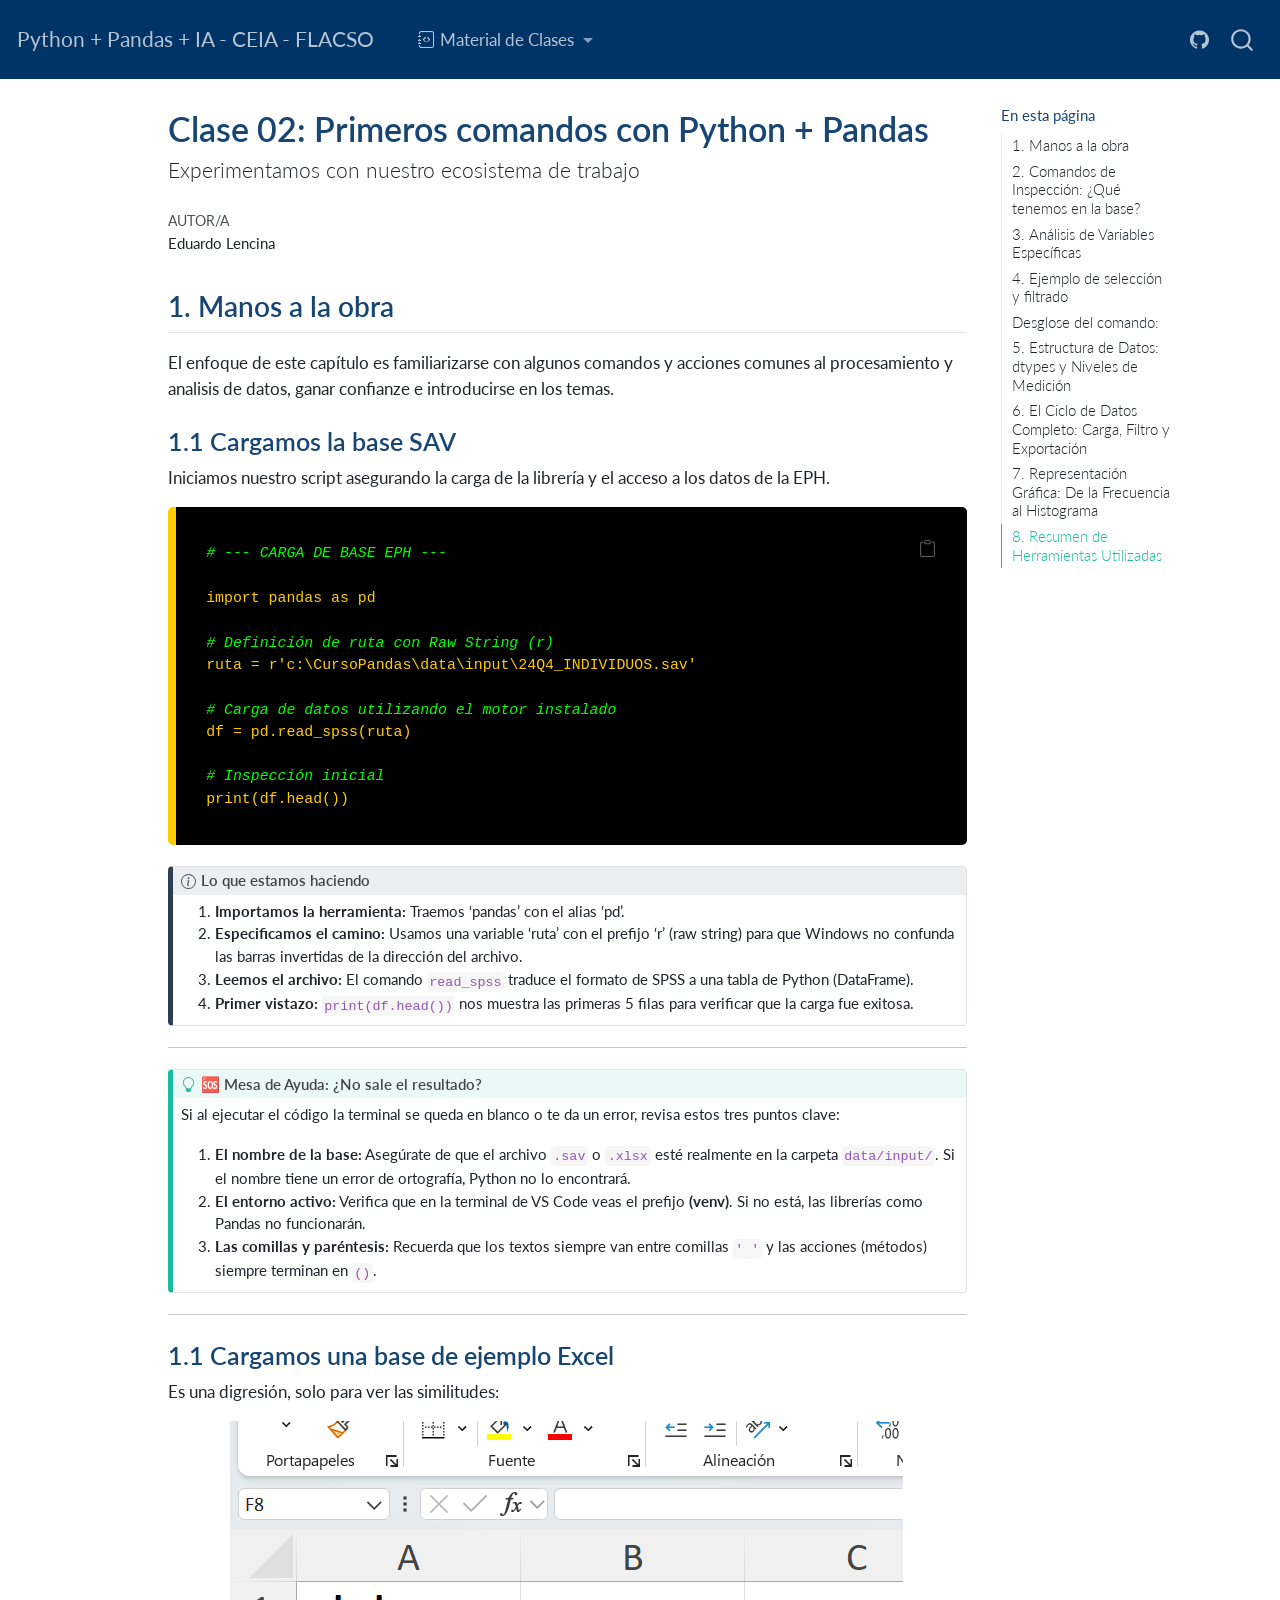
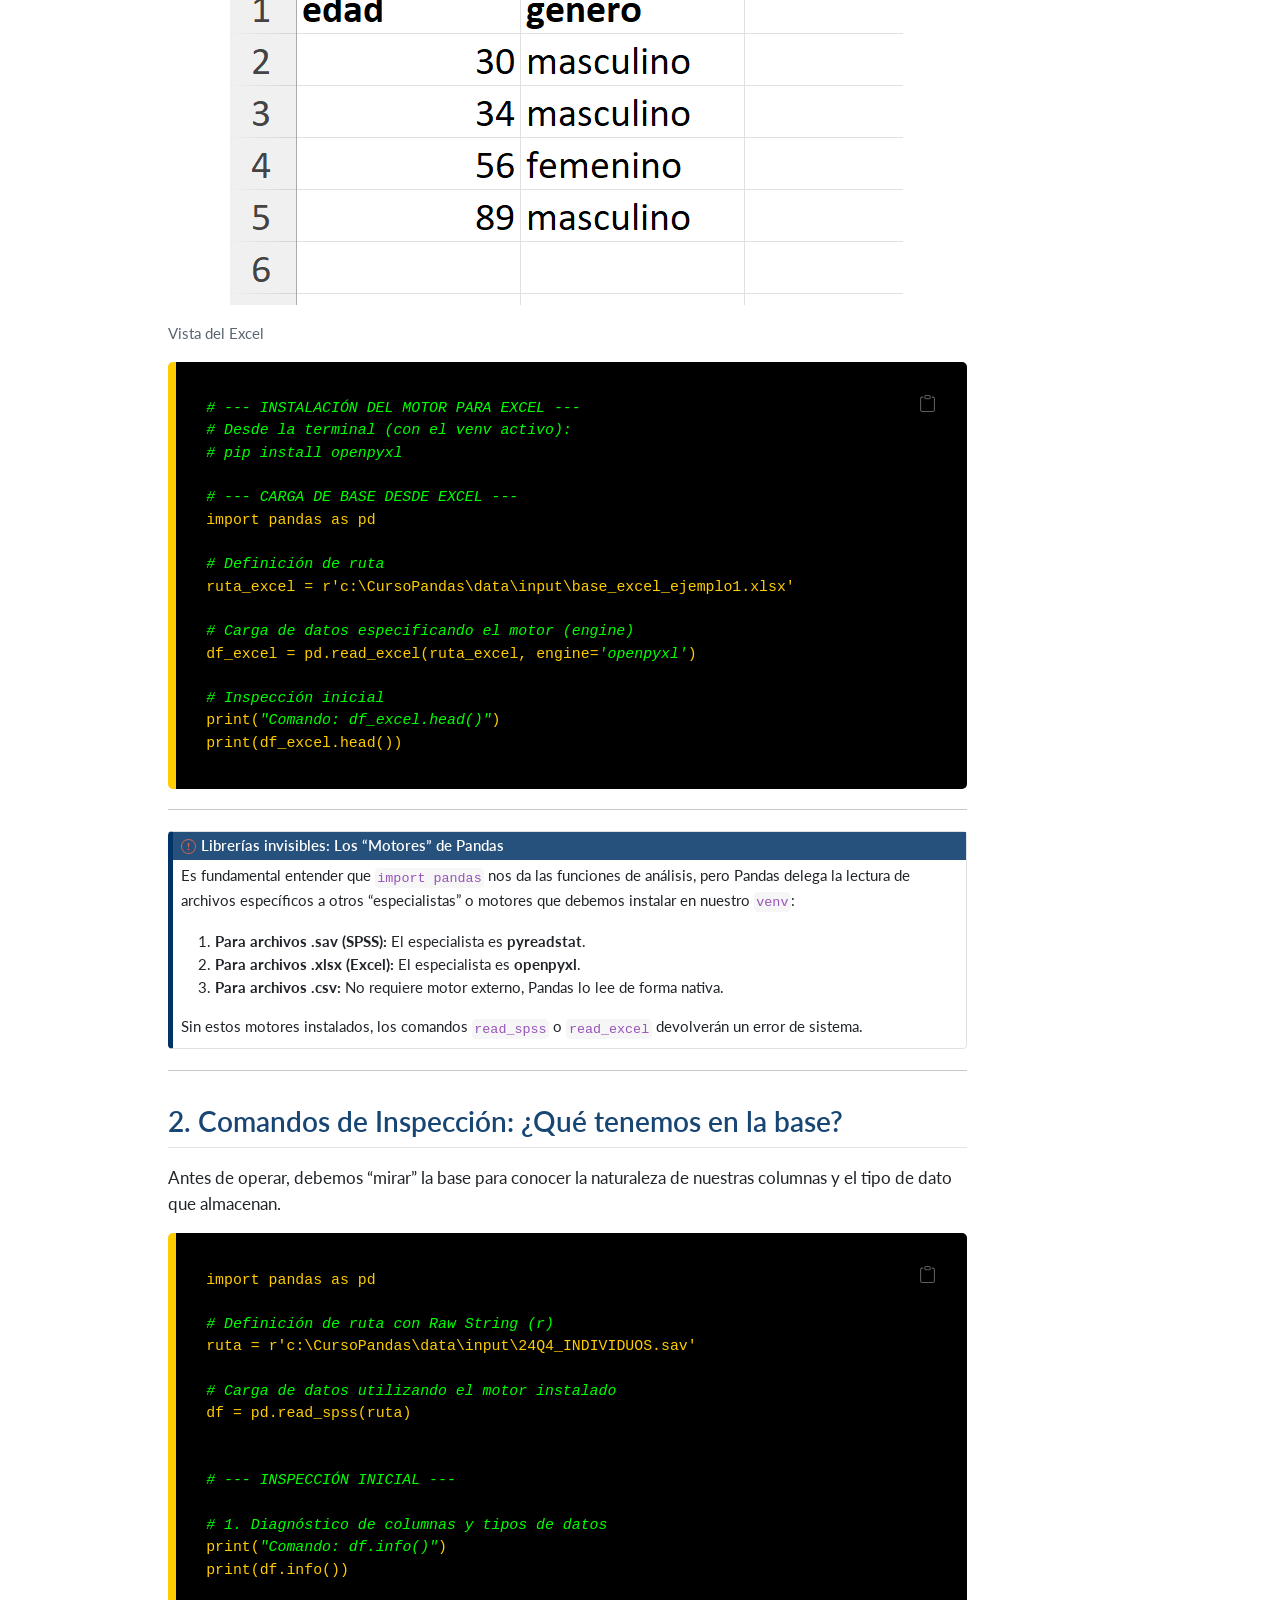
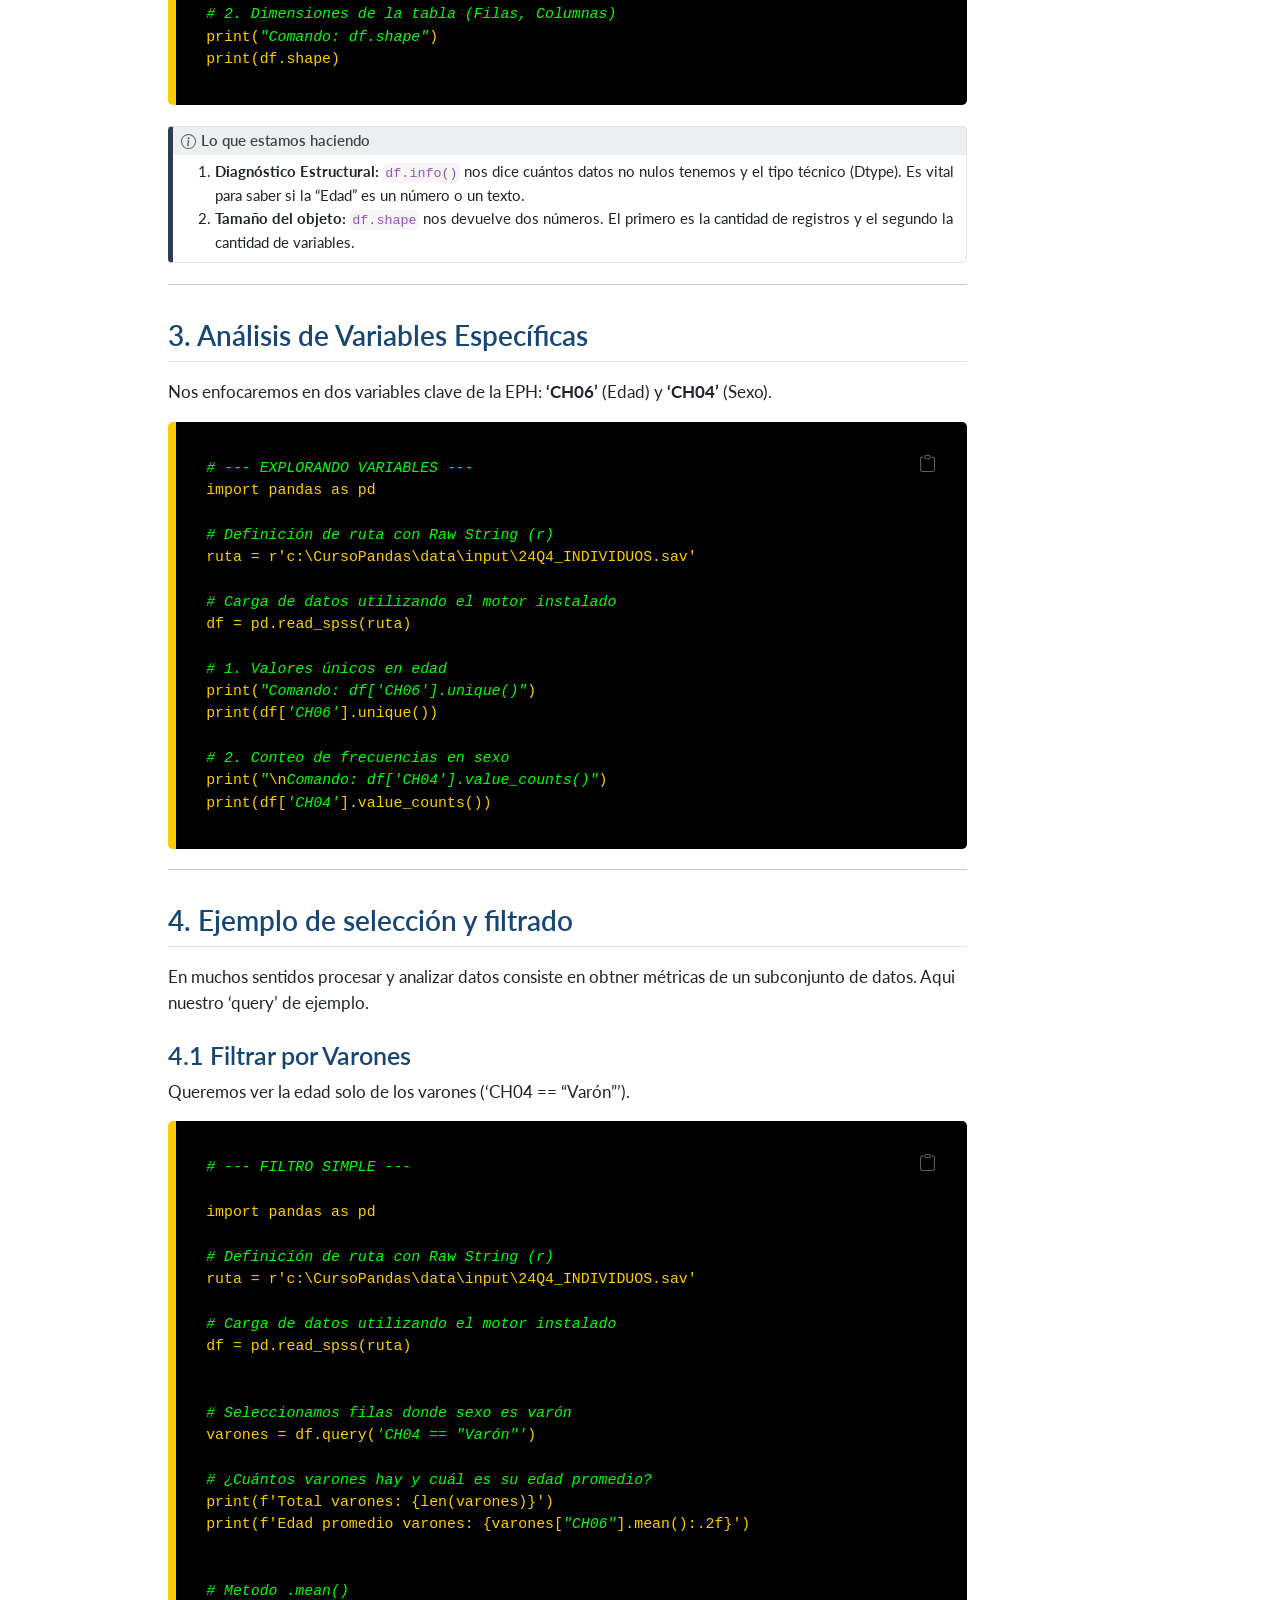
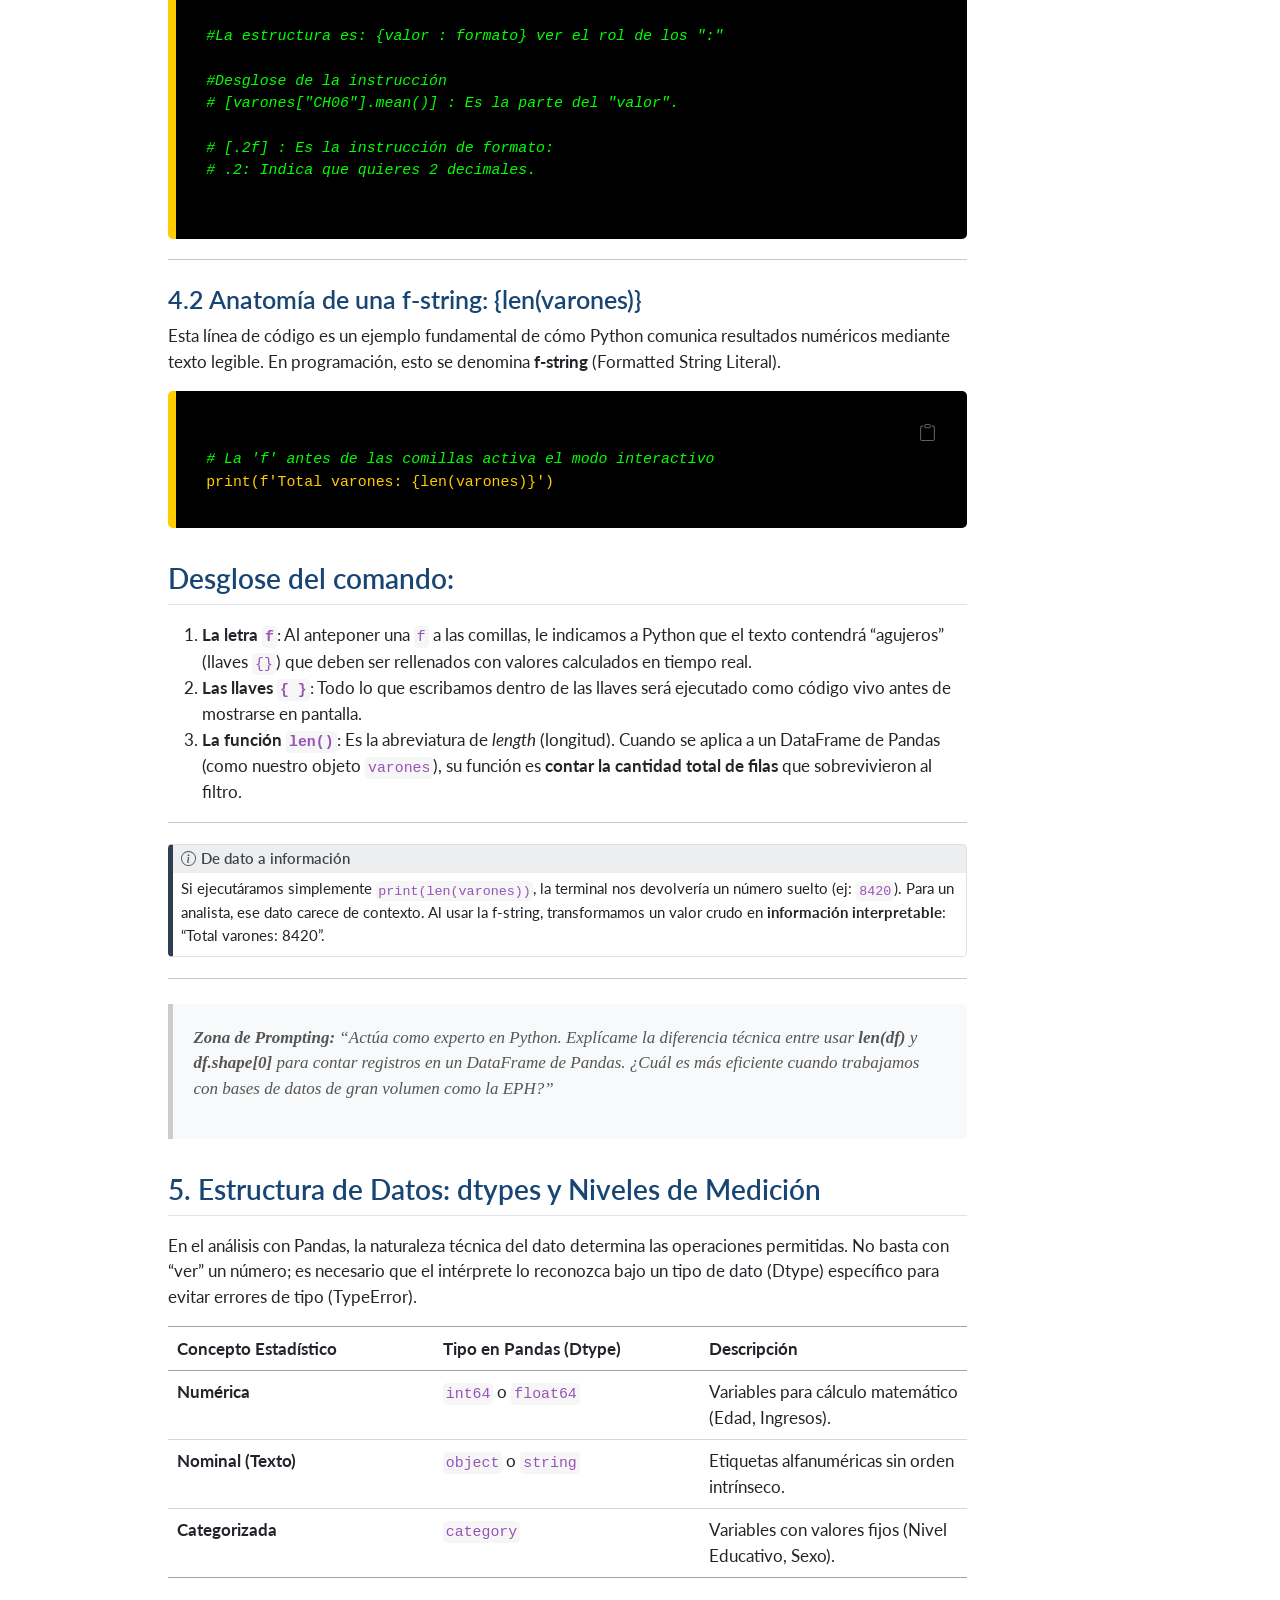
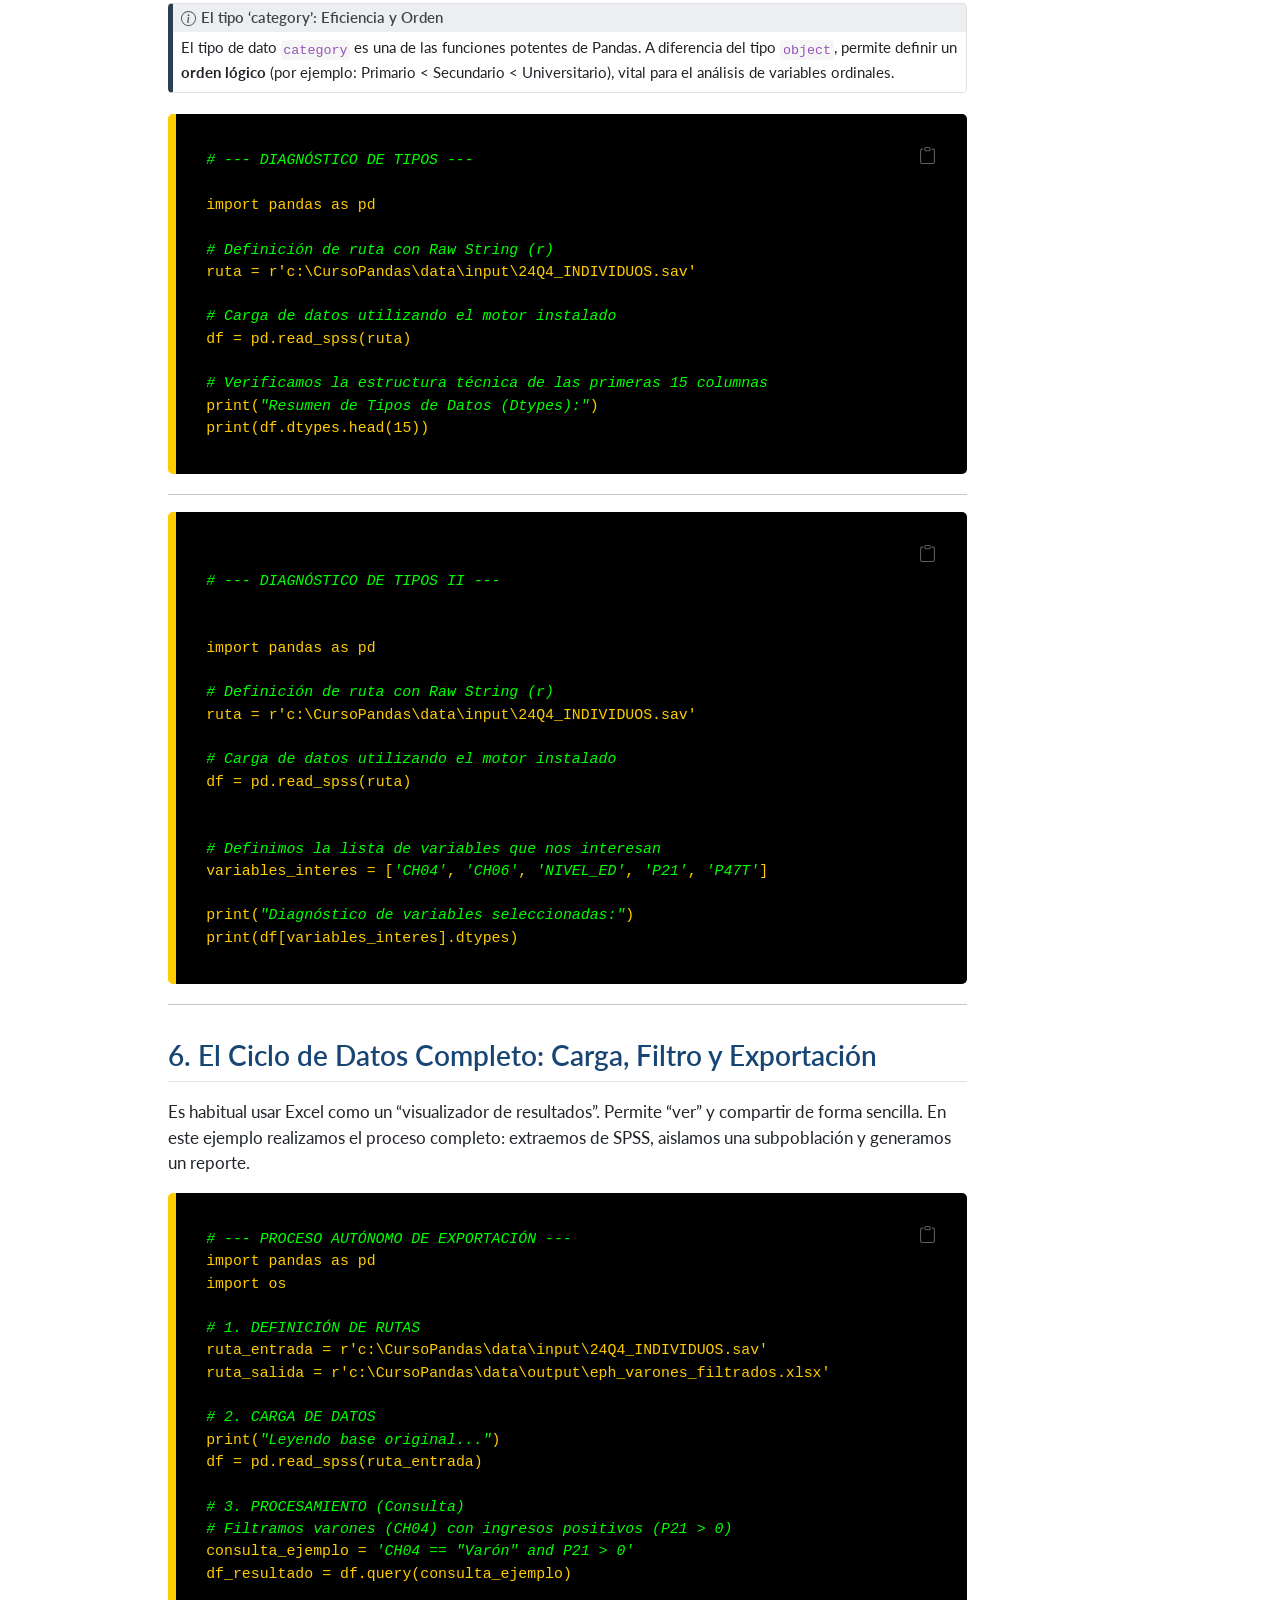
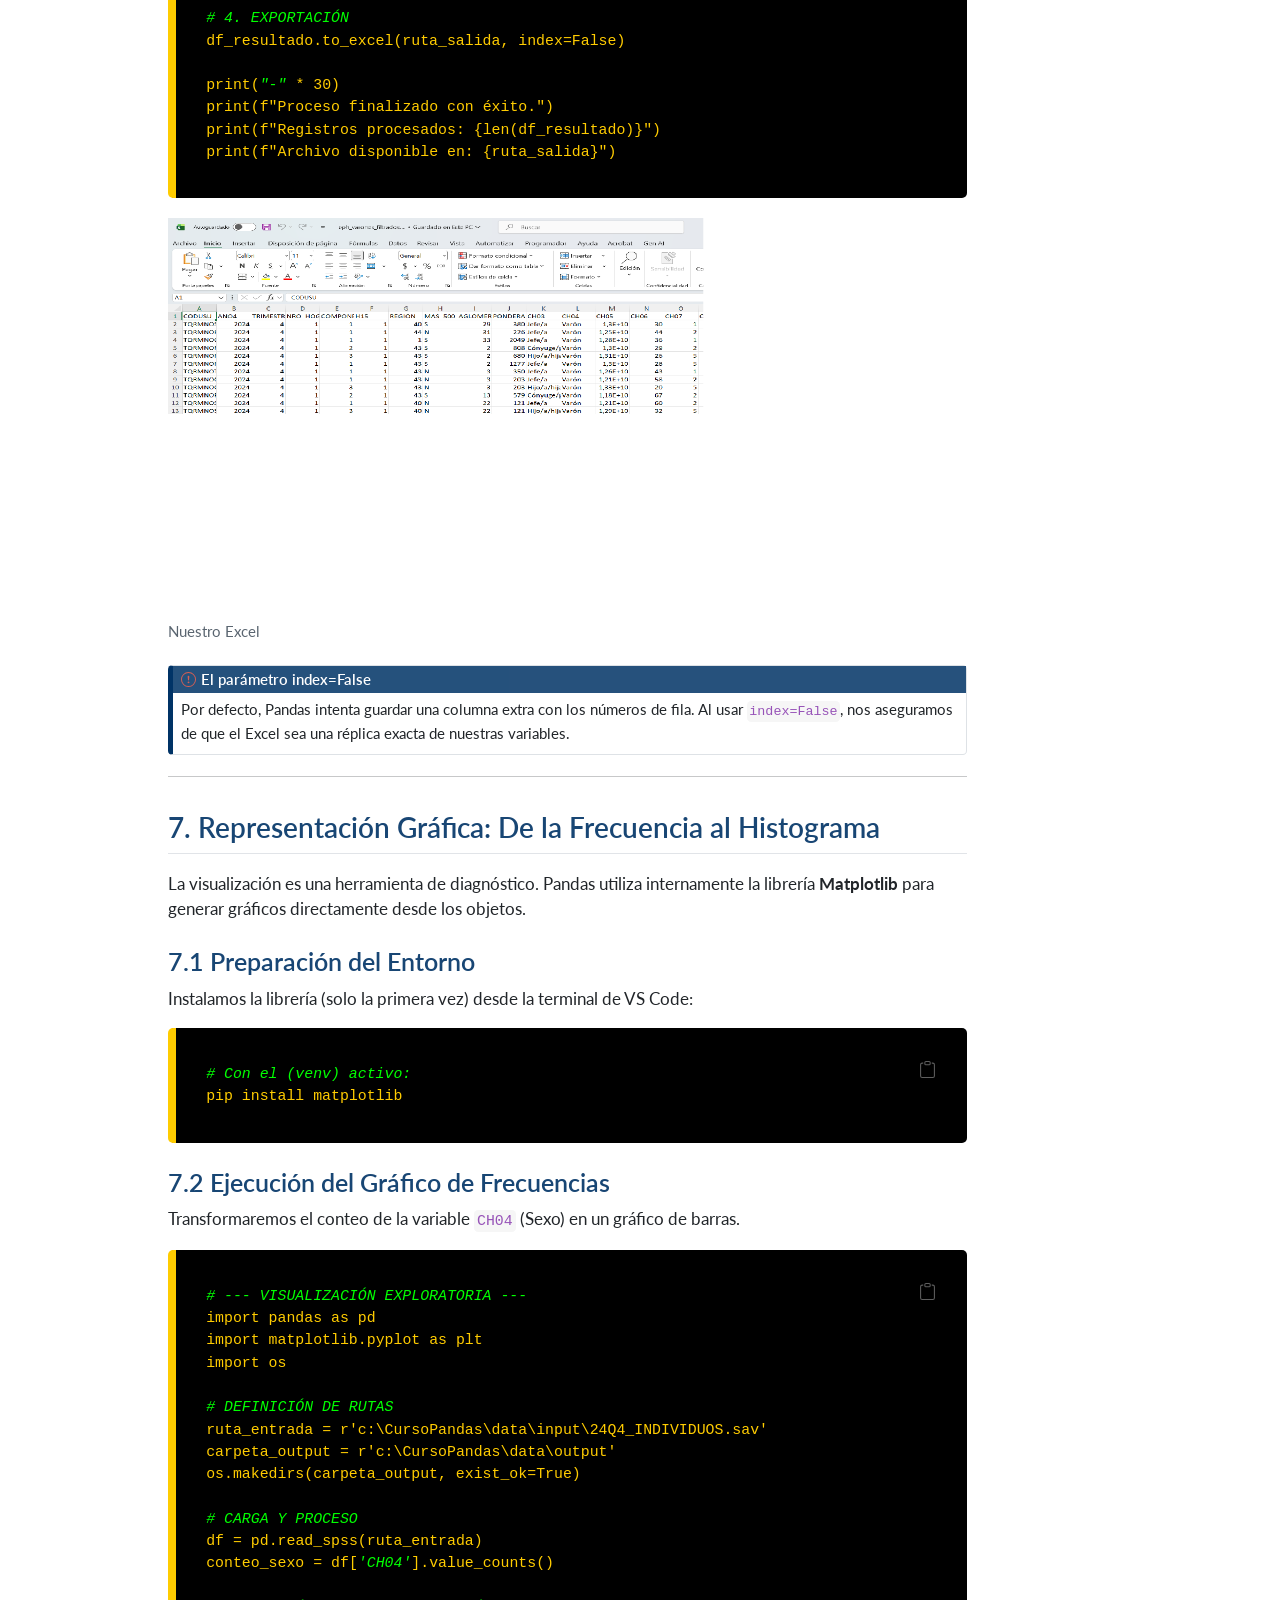
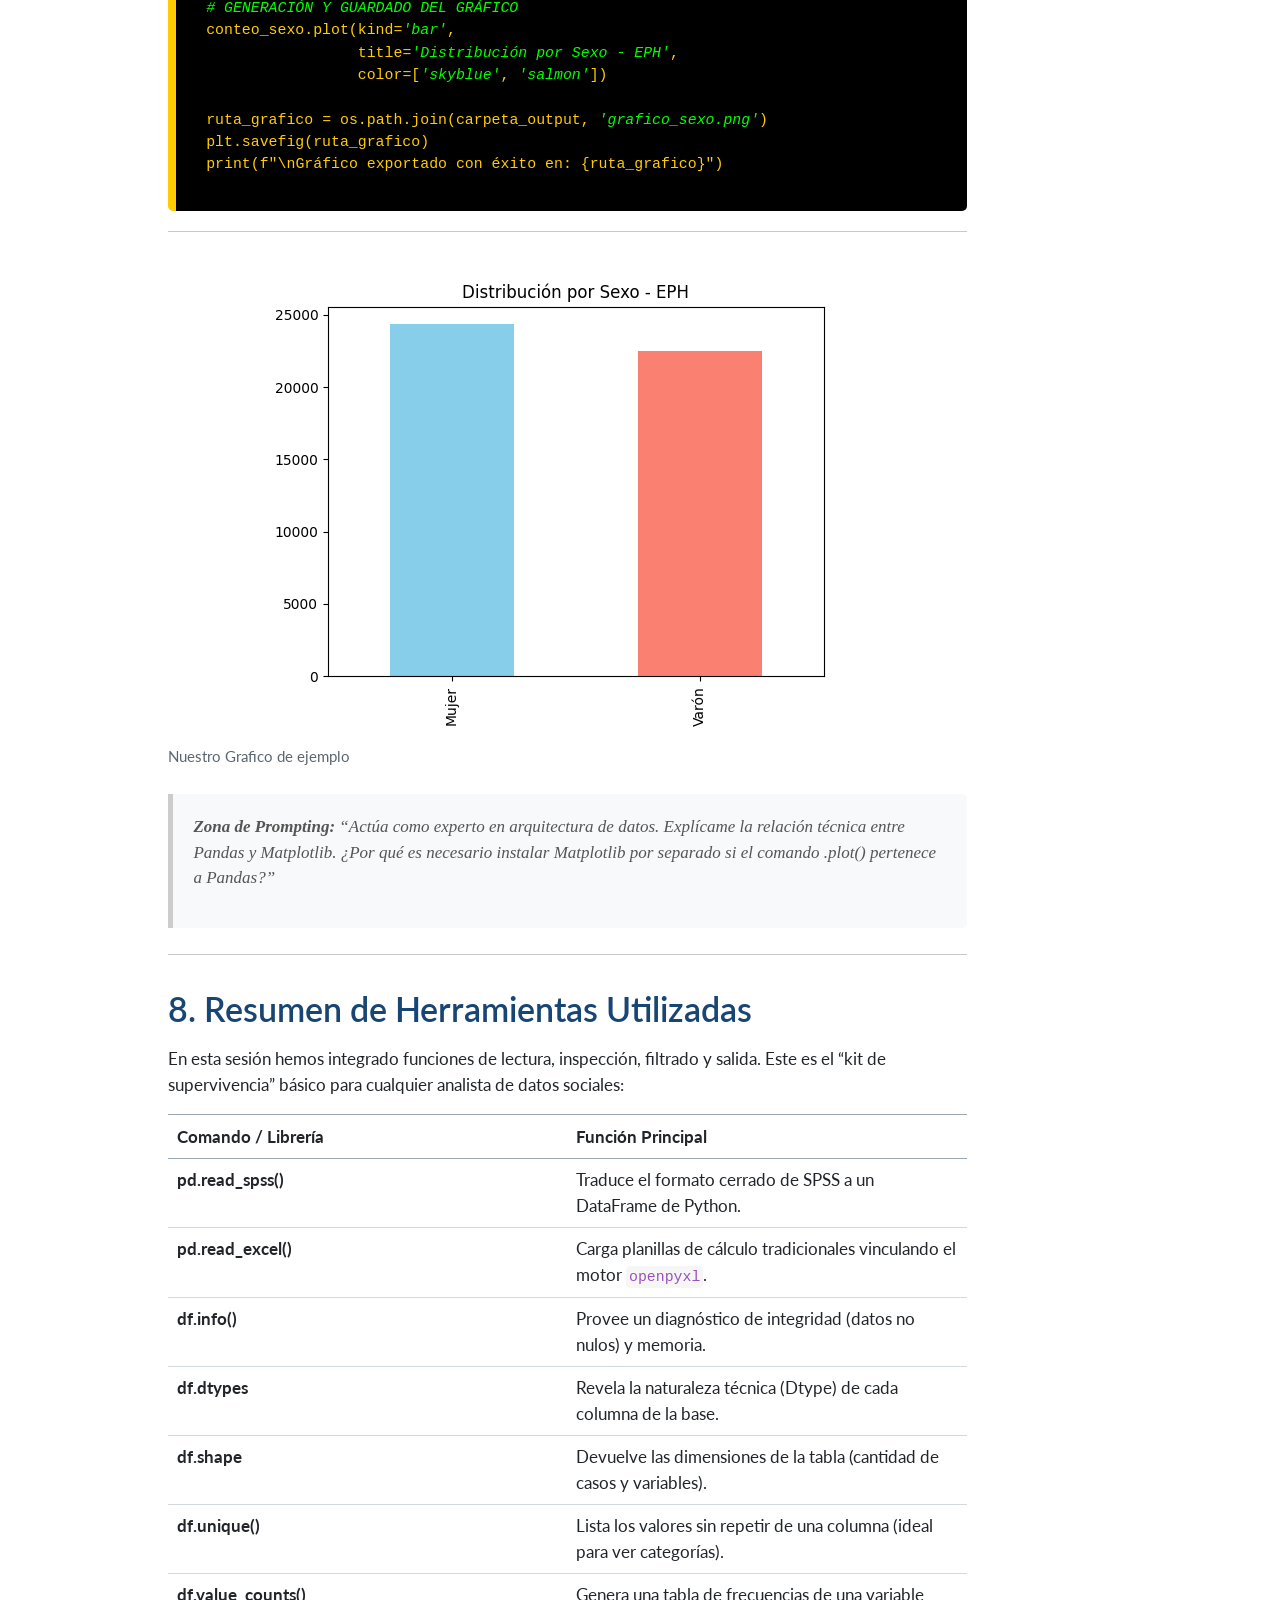
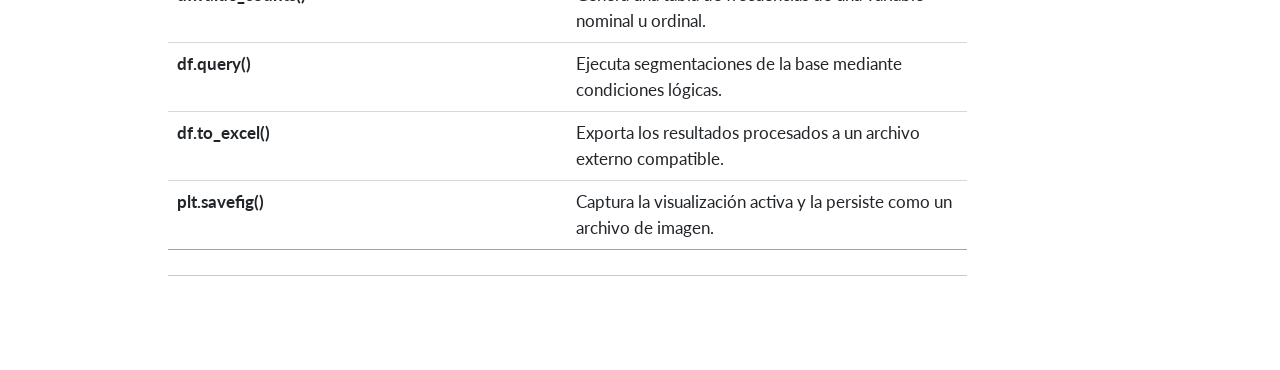
<file: docs/clase_02.html>
<!DOCTYPE html>
<html xmlns="http://www.w3.org/1999/xhtml" lang="es" xml:lang="es"><head>

<meta charset="utf-8">
<meta name="generator" content="quarto-1.3.450">

<meta name="viewport" content="width=device-width, initial-scale=1.0, user-scalable=yes">

<meta name="author" content="Eduardo Lencina">

<title>Python + Pandas + IA - CEIA - FLACSO - Clase 02: Primeros comandos con Python + Pandas</title>
<style>
code{white-space: pre-wrap;}
span.smallcaps{font-variant: small-caps;}
div.columns{display: flex; gap: min(4vw, 1.5em);}
div.column{flex: auto; overflow-x: auto;}
div.hanging-indent{margin-left: 1.5em; text-indent: -1.5em;}
ul.task-list{list-style: none;}
ul.task-list li input[type="checkbox"] {
  width: 0.8em;
  margin: 0 0.8em 0.2em -1em; /* quarto-specific, see https://github.com/quarto-dev/quarto-cli/issues/4556 */ 
  vertical-align: middle;
}
/* CSS for syntax highlighting */
pre > code.sourceCode { white-space: pre; position: relative; }
pre > code.sourceCode > span { display: inline-block; line-height: 1.25; }
pre > code.sourceCode > span:empty { height: 1.2em; }
.sourceCode { overflow: visible; }
code.sourceCode > span { color: inherit; text-decoration: inherit; }
div.sourceCode { margin: 1em 0; }
pre.sourceCode { margin: 0; }
@media screen {
div.sourceCode { overflow: auto; }
}
@media print {
pre > code.sourceCode { white-space: pre-wrap; }
pre > code.sourceCode > span { text-indent: -5em; padding-left: 5em; }
}
pre.numberSource code
  { counter-reset: source-line 0; }
pre.numberSource code > span
  { position: relative; left: -4em; counter-increment: source-line; }
pre.numberSource code > span > a:first-child::before
  { content: counter(source-line);
    position: relative; left: -1em; text-align: right; vertical-align: baseline;
    border: none; display: inline-block;
    -webkit-touch-callout: none; -webkit-user-select: none;
    -khtml-user-select: none; -moz-user-select: none;
    -ms-user-select: none; user-select: none;
    padding: 0 4px; width: 4em;
  }
pre.numberSource { margin-left: 3em;  padding-left: 4px; }
div.sourceCode
  {   }
@media screen {
pre > code.sourceCode > span > a:first-child::before { text-decoration: underline; }
}
</style>


<script src="site_libs/quarto-nav/quarto-nav.js"></script>
<script src="site_libs/quarto-nav/headroom.min.js"></script>
<script src="site_libs/clipboard/clipboard.min.js"></script>
<script src="site_libs/quarto-search/autocomplete.umd.js"></script>
<script src="site_libs/quarto-search/fuse.min.js"></script>
<script src="site_libs/quarto-search/quarto-search.js"></script>
<meta name="quarto:offset" content="./">
<script src="site_libs/quarto-html/quarto.js"></script>
<script src="site_libs/quarto-html/popper.min.js"></script>
<script src="site_libs/quarto-html/tippy.umd.min.js"></script>
<script src="site_libs/quarto-html/anchor.min.js"></script>
<link href="site_libs/quarto-html/tippy.css" rel="stylesheet">
<link href="site_libs/quarto-html/quarto-syntax-highlighting.css" rel="stylesheet" id="quarto-text-highlighting-styles">
<script src="site_libs/bootstrap/bootstrap.min.js"></script>
<link href="site_libs/bootstrap/bootstrap-icons.css" rel="stylesheet">
<link href="site_libs/bootstrap/bootstrap.min.css" rel="stylesheet" id="quarto-bootstrap" data-mode="light">
<script id="quarto-search-options" type="application/json">{
  "location": "navbar",
  "copy-button": false,
  "collapse-after": 3,
  "panel-placement": "end",
  "type": "overlay",
  "limit": 20,
  "language": {
    "search-no-results-text": "Sin resultados",
    "search-matching-documents-text": "documentos encontrados",
    "search-copy-link-title": "Copiar el enlace en la búsqueda",
    "search-hide-matches-text": "Ocultar resultados adicionales",
    "search-more-match-text": "resultado adicional en este documento",
    "search-more-matches-text": "resultados adicionales en este documento",
    "search-clear-button-title": "Borrar",
    "search-detached-cancel-button-title": "Cancelar",
    "search-submit-button-title": "Enviar",
    "search-label": "Buscar"
  }
}</script>


<link rel="stylesheet" href="styles.css">
</head>

<body class="nav-fixed">

<div id="quarto-search-results"></div>
  <header id="quarto-header" class="headroom fixed-top">
    <nav class="navbar navbar-expand-lg navbar-dark ">
      <div class="navbar-container container-fluid">
      <div class="navbar-brand-container">
    <a class="navbar-brand" href="./index.html">
    <span class="navbar-title">Python + Pandas + IA - CEIA - FLACSO</span>
    </a>
  </div>
            <div id="quarto-search" class="" title="Buscar"></div>
          <button class="navbar-toggler" type="button" data-bs-toggle="collapse" data-bs-target="#navbarCollapse" aria-controls="navbarCollapse" aria-expanded="false" aria-label="Navegación de palanca" onclick="if (window.quartoToggleHeadroom) { window.quartoToggleHeadroom(); }">
  <span class="navbar-toggler-icon"></span>
</button>
          <div class="collapse navbar-collapse" id="navbarCollapse">
            <ul class="navbar-nav navbar-nav-scroll me-auto">
  <li class="nav-item dropdown ">
    <a class="nav-link dropdown-toggle" href="#" id="nav-menu-material-de-clases" role="button" data-bs-toggle="dropdown" aria-expanded="false" rel="" target="">
      <i class="bi bi-journal-code" role="img">
</i> 
 <span class="menu-text">Material de Clases</span>
    </a>
    <ul class="dropdown-menu" aria-labelledby="nav-menu-material-de-clases">    
        <li>
    <a class="dropdown-item" href="./clase_01.html" rel="" target="">
 <span class="dropdown-text">Clase 01: El Ecosistema</span></a>
  </li>  
        <li>
    <a class="dropdown-item" href="./clase_02.html" rel="" target="">
 <span class="dropdown-text">Clase 02: Python + Pandas</span></a>
  </li>  
        <li>
    <a class="dropdown-item" href="./clase_03.html" rel="" target="">
 <span class="dropdown-text">Clase 03: Selección de Datos</span></a>
  </li>  
        <li>
    <a class="dropdown-item" href="./clase_04.html" rel="" target="">
 <span class="dropdown-text">Clase 04: Split-Apply-Combine</span></a>
  </li>  
        <li>
    <a class="dropdown-item" href="./clase_05.html" rel="" target="">
 <span class="dropdown-text">Clase 05: Edición y Tratamiento de Valores Ausentes</span></a>
  </li>  
        <li>
    <a class="dropdown-item" href="./clase_06.html" rel="" target="">
 <span class="dropdown-text">Clase 06: Habilidades y OpenCode</span></a>
  </li>  
        <li>
    <a class="dropdown-item" href="./clase_07.html" rel="" target="">
 <span class="dropdown-text">Clase 07: Variables categóricas y Ediciones + Normalización</span></a>
  </li>  
    </ul>
  </li>
</ul>
            <ul class="navbar-nav navbar-nav-scroll ms-auto">
  <li class="nav-item compact">
    <a class="nav-link" href="https://github.com/EduardoQuantum/CeiaPython.git" rel="" target=""><i class="bi bi-github" role="img" aria-label="GitHub">
</i> 
 <span class="menu-text"></span></a>
  </li>  
</ul>
            <div class="quarto-navbar-tools">
</div>
          </div> <!-- /navcollapse -->
      </div> <!-- /container-fluid -->
    </nav>
</header>
<!-- content -->
<div id="quarto-content" class="quarto-container page-columns page-rows-contents page-layout-article page-navbar">
<!-- sidebar -->
<!-- margin-sidebar -->
    <div id="quarto-margin-sidebar" class="sidebar margin-sidebar">
        <nav id="TOC" role="doc-toc" class="toc-active">
    <h2 id="toc-title">En esta página</h2>
   
  <ul>
  <li><a href="#manos-a-la-obra" id="toc-manos-a-la-obra" class="nav-link active" data-scroll-target="#manos-a-la-obra">1. Manos a la obra</a>
  <ul class="collapse">
  <li><a href="#cargamos-la-base-sav" id="toc-cargamos-la-base-sav" class="nav-link" data-scroll-target="#cargamos-la-base-sav">1.1 Cargamos la base SAV</a></li>
  <li><a href="#cargamos-una-base-de-ejemplo-excel" id="toc-cargamos-una-base-de-ejemplo-excel" class="nav-link" data-scroll-target="#cargamos-una-base-de-ejemplo-excel">1.1 Cargamos una base de ejemplo Excel</a></li>
  </ul></li>
  <li><a href="#comandos-de-inspección-qué-tenemos-en-la-base" id="toc-comandos-de-inspección-qué-tenemos-en-la-base" class="nav-link" data-scroll-target="#comandos-de-inspección-qué-tenemos-en-la-base">2. Comandos de Inspección: ¿Qué tenemos en la base?</a></li>
  <li><a href="#análisis-de-variables-específicas" id="toc-análisis-de-variables-específicas" class="nav-link" data-scroll-target="#análisis-de-variables-específicas">3. Análisis de Variables Específicas</a></li>
  <li><a href="#ejemplo-de-selección-y-filtrado" id="toc-ejemplo-de-selección-y-filtrado" class="nav-link" data-scroll-target="#ejemplo-de-selección-y-filtrado">4. Ejemplo de selección y filtrado</a>
  <ul class="collapse">
  <li><a href="#filtrar-por-varones" id="toc-filtrar-por-varones" class="nav-link" data-scroll-target="#filtrar-por-varones">4.1 Filtrar por Varones</a></li>
  <li><a href="#anatomía-de-una-f-string-lenvarones" id="toc-anatomía-de-una-f-string-lenvarones" class="nav-link" data-scroll-target="#anatomía-de-una-f-string-lenvarones">4.2 Anatomía de una f-string: {len(varones)}</a></li>
  </ul></li>
  <li><a href="#desglose-del-comando" id="toc-desglose-del-comando" class="nav-link" data-scroll-target="#desglose-del-comando">Desglose del comando:</a></li>
  <li><a href="#estructura-de-datos-dtypes-y-niveles-de-medición" id="toc-estructura-de-datos-dtypes-y-niveles-de-medición" class="nav-link" data-scroll-target="#estructura-de-datos-dtypes-y-niveles-de-medición">5. Estructura de Datos: dtypes y Niveles de Medición</a></li>
  <li><a href="#el-ciclo-de-datos-completo-carga-filtro-y-exportación" id="toc-el-ciclo-de-datos-completo-carga-filtro-y-exportación" class="nav-link" data-scroll-target="#el-ciclo-de-datos-completo-carga-filtro-y-exportación">6. El Ciclo de Datos Completo: Carga, Filtro y Exportación</a></li>
  <li><a href="#representación-gráfica-de-la-frecuencia-al-histograma" id="toc-representación-gráfica-de-la-frecuencia-al-histograma" class="nav-link" data-scroll-target="#representación-gráfica-de-la-frecuencia-al-histograma">7. Representación Gráfica: De la Frecuencia al Histograma</a>
  <ul class="collapse">
  <li><a href="#preparación-del-entorno" id="toc-preparación-del-entorno" class="nav-link" data-scroll-target="#preparación-del-entorno">7.1 Preparación del Entorno</a></li>
  <li><a href="#ejecución-del-gráfico-de-frecuencias" id="toc-ejecución-del-gráfico-de-frecuencias" class="nav-link" data-scroll-target="#ejecución-del-gráfico-de-frecuencias">7.2 Ejecución del Gráfico de Frecuencias</a></li>
  </ul></li>
  <li><a href="#resumen-de-herramientas-utilizadas" id="toc-resumen-de-herramientas-utilizadas" class="nav-link" data-scroll-target="#resumen-de-herramientas-utilizadas">8. Resumen de Herramientas Utilizadas</a></li>
  </ul>
</nav>
    </div>
<!-- main -->
<main class="content" id="quarto-document-content">

<header id="title-block-header" class="quarto-title-block default">
<div class="quarto-title">
<h1 class="title">Clase 02: Primeros comandos con Python + Pandas</h1>
<p class="subtitle lead">Experimentamos con nuestro ecosistema de trabajo</p>
</div>



<div class="quarto-title-meta">

    <div>
    <div class="quarto-title-meta-heading">Autor/a</div>
    <div class="quarto-title-meta-contents">
             <p>Eduardo Lencina </p>
          </div>
  </div>
    
  
    
  </div>
  

</header>

<section id="manos-a-la-obra" class="level2">
<h2 class="anchored" data-anchor-id="manos-a-la-obra">1. Manos a la obra</h2>
<p>El enfoque de este capítulo es familiarizarse con algunos comandos y acciones comunes al procesamiento y analisis de datos, ganar confianze e introducirse en los temas.</p>
<section id="cargamos-la-base-sav" class="level3">
<h3 class="anchored" data-anchor-id="cargamos-la-base-sav">1.1 Cargamos la base SAV</h3>
<p>Iniciamos nuestro script asegurando la carga de la librería y el acceso a los datos de la EPH.</p>
<div class="monitor-box">
<div class="sourceCode" id="cb1"><pre class="sourceCode python code-with-copy"><code class="sourceCode python"><span id="cb1-1"><a href="#cb1-1" aria-hidden="true" tabindex="-1"></a><span class="co"># --- CARGA DE BASE EPH ---</span></span>
<span id="cb1-2"><a href="#cb1-2" aria-hidden="true" tabindex="-1"></a></span>
<span id="cb1-3"><a href="#cb1-3" aria-hidden="true" tabindex="-1"></a><span class="im">import</span> pandas <span class="im">as</span> pd</span>
<span id="cb1-4"><a href="#cb1-4" aria-hidden="true" tabindex="-1"></a></span>
<span id="cb1-5"><a href="#cb1-5" aria-hidden="true" tabindex="-1"></a><span class="co"># Definición de ruta con Raw String (r)</span></span>
<span id="cb1-6"><a href="#cb1-6" aria-hidden="true" tabindex="-1"></a>ruta <span class="op">=</span> <span class="vs">r'c:\CursoPandas\data\input\24Q4_INDIVIDUOS.sav'</span></span>
<span id="cb1-7"><a href="#cb1-7" aria-hidden="true" tabindex="-1"></a></span>
<span id="cb1-8"><a href="#cb1-8" aria-hidden="true" tabindex="-1"></a><span class="co"># Carga de datos utilizando el motor instalado</span></span>
<span id="cb1-9"><a href="#cb1-9" aria-hidden="true" tabindex="-1"></a>df <span class="op">=</span> pd.read_spss(ruta)</span>
<span id="cb1-10"><a href="#cb1-10" aria-hidden="true" tabindex="-1"></a></span>
<span id="cb1-11"><a href="#cb1-11" aria-hidden="true" tabindex="-1"></a><span class="co"># Inspección inicial</span></span>
<span id="cb1-12"><a href="#cb1-12" aria-hidden="true" tabindex="-1"></a><span class="bu">print</span>(df.head())</span></code><button title="Copiar al portapapeles" class="code-copy-button"><i class="bi"></i></button></pre></div>
</div>
<div class="callout callout-style-default callout-note callout-titled">
<div class="callout-header d-flex align-content-center">
<div class="callout-icon-container">
<i class="callout-icon"></i>
</div>
<div class="callout-title-container flex-fill">
Lo que estamos haciendo
</div>
</div>
<div class="callout-body-container callout-body">
<ol type="1">
<li><strong>Importamos la herramienta:</strong> Traemos ‘pandas’ con el alias ‘pd’.</li>
<li><strong>Especificamos el camino:</strong> Usamos una variable ‘ruta’ con el prefijo ‘r’ (raw string) para que Windows no confunda las barras invertidas de la dirección del archivo.</li>
<li><strong>Leemos el archivo:</strong> El comando <code>read_spss</code> traduce el formato de SPSS a una tabla de Python (DataFrame).</li>
<li><strong>Primer vistazo:</strong> <code>print(df.head())</code> nos muestra las primeras 5 filas para verificar que la carga fue exitosa.</li>
</ol>
</div>
</div>
<hr>
<div class="callout callout-style-default callout-tip callout-titled">
<div class="callout-header d-flex align-content-center">
<div class="callout-icon-container">
<i class="callout-icon"></i>
</div>
<div class="callout-title-container flex-fill">
🆘 Mesa de Ayuda: ¿No sale el resultado?
</div>
</div>
<div class="callout-body-container callout-body">
<p>Si al ejecutar el código la terminal se queda en blanco o te da un error, revisa estos tres puntos clave:</p>
<ol type="1">
<li><strong>El nombre de la base:</strong> Asegúrate de que el archivo <code>.sav</code> o <code>.xlsx</code> esté realmente en la carpeta <code>data/input/</code>. Si el nombre tiene un error de ortografía, Python no lo encontrará.</li>
<li><strong>El entorno activo:</strong> Verifica que en la terminal de VS Code veas el prefijo <strong>(venv)</strong>. Si no está, las librerías como Pandas no funcionarán.</li>
<li><strong>Las comillas y paréntesis:</strong> Recuerda que los textos siempre van entre comillas <code>' '</code> y las acciones (métodos) siempre terminan en <code>()</code>.</li>
</ol>
</div>
</div>
<hr>
</section>
<section id="cargamos-una-base-de-ejemplo-excel" class="level3">
<h3 class="anchored" data-anchor-id="cargamos-una-base-de-ejemplo-excel">1.1 Cargamos una base de ejemplo Excel</h3>
<p>Es una digresión, solo para ver las similitudes:</p>
<div class="quarto-figure quarto-figure-center">
<figure class="figure">
<p><img src="imagenes/vista_excel1.png" class="img-fluid figure-img"></p>
<figcaption class="figure-caption">Vista del Excel</figcaption>
</figure>
</div>
<div class="monitor-box">
<div class="sourceCode" id="cb2"><pre class="sourceCode python code-with-copy"><code class="sourceCode python"><span id="cb2-1"><a href="#cb2-1" aria-hidden="true" tabindex="-1"></a><span class="co"># --- INSTALACIÓN DEL MOTOR PARA EXCEL ---</span></span>
<span id="cb2-2"><a href="#cb2-2" aria-hidden="true" tabindex="-1"></a><span class="co"># Desde la terminal (con el venv activo):</span></span>
<span id="cb2-3"><a href="#cb2-3" aria-hidden="true" tabindex="-1"></a><span class="co"># pip install openpyxl</span></span>
<span id="cb2-4"><a href="#cb2-4" aria-hidden="true" tabindex="-1"></a></span>
<span id="cb2-5"><a href="#cb2-5" aria-hidden="true" tabindex="-1"></a><span class="co"># --- CARGA DE BASE DESDE EXCEL ---</span></span>
<span id="cb2-6"><a href="#cb2-6" aria-hidden="true" tabindex="-1"></a><span class="im">import</span> pandas <span class="im">as</span> pd</span>
<span id="cb2-7"><a href="#cb2-7" aria-hidden="true" tabindex="-1"></a></span>
<span id="cb2-8"><a href="#cb2-8" aria-hidden="true" tabindex="-1"></a><span class="co"># Definición de ruta</span></span>
<span id="cb2-9"><a href="#cb2-9" aria-hidden="true" tabindex="-1"></a>ruta_excel <span class="op">=</span> <span class="vs">r'c:\CursoPandas\data\input\base_excel_ejemplo1.xlsx'</span></span>
<span id="cb2-10"><a href="#cb2-10" aria-hidden="true" tabindex="-1"></a></span>
<span id="cb2-11"><a href="#cb2-11" aria-hidden="true" tabindex="-1"></a><span class="co"># Carga de datos especificando el motor (engine)</span></span>
<span id="cb2-12"><a href="#cb2-12" aria-hidden="true" tabindex="-1"></a>df_excel <span class="op">=</span> pd.read_excel(ruta_excel, engine<span class="op">=</span><span class="st">'openpyxl'</span>)</span>
<span id="cb2-13"><a href="#cb2-13" aria-hidden="true" tabindex="-1"></a></span>
<span id="cb2-14"><a href="#cb2-14" aria-hidden="true" tabindex="-1"></a><span class="co"># Inspección inicial</span></span>
<span id="cb2-15"><a href="#cb2-15" aria-hidden="true" tabindex="-1"></a><span class="bu">print</span>(<span class="st">"Comando: df_excel.head()"</span>)</span>
<span id="cb2-16"><a href="#cb2-16" aria-hidden="true" tabindex="-1"></a><span class="bu">print</span>(df_excel.head())</span></code><button title="Copiar al portapapeles" class="code-copy-button"><i class="bi"></i></button></pre></div>
</div>
<hr>
<div class="callout callout-style-default callout-important callout-titled">
<div class="callout-header d-flex align-content-center">
<div class="callout-icon-container">
<i class="callout-icon"></i>
</div>
<div class="callout-title-container flex-fill">
Librerías invisibles: Los “Motores” de Pandas
</div>
</div>
<div class="callout-body-container callout-body">
<p>Es fundamental entender que <code>import pandas</code> nos da las funciones de análisis, pero Pandas delega la lectura de archivos específicos a otros “especialistas” o motores que debemos instalar en nuestro <code>venv</code>:</p>
<ol type="1">
<li><strong>Para archivos .sav (SPSS):</strong> El especialista es <strong>pyreadstat</strong>.</li>
<li><strong>Para archivos .xlsx (Excel):</strong> El especialista es <strong>openpyxl</strong>.</li>
<li><strong>Para archivos .csv:</strong> No requiere motor externo, Pandas lo lee de forma nativa.</li>
</ol>
<p>Sin estos motores instalados, los comandos <code>read_spss</code> o <code>read_excel</code> devolverán un error de sistema.</p>
</div>
</div>
<hr>
</section>
</section>
<section id="comandos-de-inspección-qué-tenemos-en-la-base" class="level2">
<h2 class="anchored" data-anchor-id="comandos-de-inspección-qué-tenemos-en-la-base">2. Comandos de Inspección: ¿Qué tenemos en la base?</h2>
<p>Antes de operar, debemos “mirar” la base para conocer la naturaleza de nuestras columnas y el tipo de dato que almacenan.</p>
<div class="monitor-box">
<div class="sourceCode" id="cb3"><pre class="sourceCode python code-with-copy"><code class="sourceCode python"><span id="cb3-1"><a href="#cb3-1" aria-hidden="true" tabindex="-1"></a><span class="im">import</span> pandas <span class="im">as</span> pd</span>
<span id="cb3-2"><a href="#cb3-2" aria-hidden="true" tabindex="-1"></a></span>
<span id="cb3-3"><a href="#cb3-3" aria-hidden="true" tabindex="-1"></a><span class="co"># Definición de ruta con Raw String (r)</span></span>
<span id="cb3-4"><a href="#cb3-4" aria-hidden="true" tabindex="-1"></a>ruta <span class="op">=</span> <span class="vs">r'c:\CursoPandas\data\input\24Q4_INDIVIDUOS.sav'</span></span>
<span id="cb3-5"><a href="#cb3-5" aria-hidden="true" tabindex="-1"></a></span>
<span id="cb3-6"><a href="#cb3-6" aria-hidden="true" tabindex="-1"></a><span class="co"># Carga de datos utilizando el motor instalado</span></span>
<span id="cb3-7"><a href="#cb3-7" aria-hidden="true" tabindex="-1"></a>df <span class="op">=</span> pd.read_spss(ruta)</span>
<span id="cb3-8"><a href="#cb3-8" aria-hidden="true" tabindex="-1"></a></span>
<span id="cb3-9"><a href="#cb3-9" aria-hidden="true" tabindex="-1"></a></span>
<span id="cb3-10"><a href="#cb3-10" aria-hidden="true" tabindex="-1"></a><span class="co"># --- INSPECCIÓN INICIAL ---</span></span>
<span id="cb3-11"><a href="#cb3-11" aria-hidden="true" tabindex="-1"></a></span>
<span id="cb3-12"><a href="#cb3-12" aria-hidden="true" tabindex="-1"></a><span class="co"># 1. Diagnóstico de columnas y tipos de datos</span></span>
<span id="cb3-13"><a href="#cb3-13" aria-hidden="true" tabindex="-1"></a><span class="bu">print</span>(<span class="st">"Comando: df.info()"</span>)</span>
<span id="cb3-14"><a href="#cb3-14" aria-hidden="true" tabindex="-1"></a><span class="bu">print</span>(df.info()) </span>
<span id="cb3-15"><a href="#cb3-15" aria-hidden="true" tabindex="-1"></a></span>
<span id="cb3-16"><a href="#cb3-16" aria-hidden="true" tabindex="-1"></a><span class="co"># 2. Dimensiones de la tabla (Filas, Columnas)</span></span>
<span id="cb3-17"><a href="#cb3-17" aria-hidden="true" tabindex="-1"></a><span class="bu">print</span>(<span class="st">"Comando: df.shape"</span>)</span>
<span id="cb3-18"><a href="#cb3-18" aria-hidden="true" tabindex="-1"></a><span class="bu">print</span>(df.shape)</span></code><button title="Copiar al portapapeles" class="code-copy-button"><i class="bi"></i></button></pre></div>
</div>
<div class="callout callout-style-default callout-note callout-titled">
<div class="callout-header d-flex align-content-center">
<div class="callout-icon-container">
<i class="callout-icon"></i>
</div>
<div class="callout-title-container flex-fill">
Lo que estamos haciendo
</div>
</div>
<div class="callout-body-container callout-body">
<ol type="1">
<li><strong>Diagnóstico Estructural:</strong> <code>df.info()</code> nos dice cuántos datos no nulos tenemos y el tipo técnico (Dtype). Es vital para saber si la “Edad” es un número o un texto.</li>
<li><strong>Tamaño del objeto:</strong> <code>df.shape</code> nos devuelve dos números. El primero es la cantidad de registros y el segundo la cantidad de variables.</li>
</ol>
</div>
</div>
<hr>
</section>
<section id="análisis-de-variables-específicas" class="level2">
<h2 class="anchored" data-anchor-id="análisis-de-variables-específicas">3. Análisis de Variables Específicas</h2>
<p>Nos enfocaremos en dos variables clave de la EPH: <strong>‘CH06’</strong> (Edad) y <strong>‘CH04’</strong> (Sexo).</p>
<div class="monitor-box">
<div class="sourceCode" id="cb4"><pre class="sourceCode python code-with-copy"><code class="sourceCode python"><span id="cb4-1"><a href="#cb4-1" aria-hidden="true" tabindex="-1"></a><span class="co"># --- EXPLORANDO VARIABLES ---</span></span>
<span id="cb4-2"><a href="#cb4-2" aria-hidden="true" tabindex="-1"></a><span class="im">import</span> pandas <span class="im">as</span> pd</span>
<span id="cb4-3"><a href="#cb4-3" aria-hidden="true" tabindex="-1"></a></span>
<span id="cb4-4"><a href="#cb4-4" aria-hidden="true" tabindex="-1"></a><span class="co"># Definición de ruta con Raw String (r)</span></span>
<span id="cb4-5"><a href="#cb4-5" aria-hidden="true" tabindex="-1"></a>ruta <span class="op">=</span> <span class="vs">r'c:\CursoPandas\data\input\24Q4_INDIVIDUOS.sav'</span></span>
<span id="cb4-6"><a href="#cb4-6" aria-hidden="true" tabindex="-1"></a></span>
<span id="cb4-7"><a href="#cb4-7" aria-hidden="true" tabindex="-1"></a><span class="co"># Carga de datos utilizando el motor instalado</span></span>
<span id="cb4-8"><a href="#cb4-8" aria-hidden="true" tabindex="-1"></a>df <span class="op">=</span> pd.read_spss(ruta)</span>
<span id="cb4-9"><a href="#cb4-9" aria-hidden="true" tabindex="-1"></a></span>
<span id="cb4-10"><a href="#cb4-10" aria-hidden="true" tabindex="-1"></a><span class="co"># 1. Valores únicos en edad</span></span>
<span id="cb4-11"><a href="#cb4-11" aria-hidden="true" tabindex="-1"></a><span class="bu">print</span>(<span class="st">"Comando: df['CH06'].unique()"</span>)</span>
<span id="cb4-12"><a href="#cb4-12" aria-hidden="true" tabindex="-1"></a><span class="bu">print</span>(df[<span class="st">'CH06'</span>].unique())</span>
<span id="cb4-13"><a href="#cb4-13" aria-hidden="true" tabindex="-1"></a></span>
<span id="cb4-14"><a href="#cb4-14" aria-hidden="true" tabindex="-1"></a><span class="co"># 2. Conteo de frecuencias en sexo</span></span>
<span id="cb4-15"><a href="#cb4-15" aria-hidden="true" tabindex="-1"></a><span class="bu">print</span>(<span class="st">"</span><span class="ch">\n</span><span class="st">Comando: df['CH04'].value_counts()"</span>)</span>
<span id="cb4-16"><a href="#cb4-16" aria-hidden="true" tabindex="-1"></a><span class="bu">print</span>(df[<span class="st">'CH04'</span>].value_counts())</span></code><button title="Copiar al portapapeles" class="code-copy-button"><i class="bi"></i></button></pre></div>
</div>
<hr>
</section>
<section id="ejemplo-de-selección-y-filtrado" class="level2">
<h2 class="anchored" data-anchor-id="ejemplo-de-selección-y-filtrado">4. Ejemplo de selección y filtrado</h2>
<p>En muchos sentidos procesar y analizar datos consiste en obtner métricas de un subconjunto de datos. Aqui nuestro ‘query’ de ejemplo.</p>
<section id="filtrar-por-varones" class="level3">
<h3 class="anchored" data-anchor-id="filtrar-por-varones">4.1 Filtrar por Varones</h3>
<p>Queremos ver la edad solo de los varones (‘CH04 == “Varón”’).</p>
<div class="monitor-box">
<div class="sourceCode" id="cb5"><pre class="sourceCode python code-with-copy"><code class="sourceCode python"><span id="cb5-1"><a href="#cb5-1" aria-hidden="true" tabindex="-1"></a><span class="co"># --- FILTRO SIMPLE ---</span></span>
<span id="cb5-2"><a href="#cb5-2" aria-hidden="true" tabindex="-1"></a></span>
<span id="cb5-3"><a href="#cb5-3" aria-hidden="true" tabindex="-1"></a><span class="im">import</span> pandas <span class="im">as</span> pd</span>
<span id="cb5-4"><a href="#cb5-4" aria-hidden="true" tabindex="-1"></a></span>
<span id="cb5-5"><a href="#cb5-5" aria-hidden="true" tabindex="-1"></a><span class="co"># Definición de ruta con Raw String (r)</span></span>
<span id="cb5-6"><a href="#cb5-6" aria-hidden="true" tabindex="-1"></a>ruta <span class="op">=</span> <span class="vs">r'c:\CursoPandas\data\input\24Q4_INDIVIDUOS.sav'</span></span>
<span id="cb5-7"><a href="#cb5-7" aria-hidden="true" tabindex="-1"></a></span>
<span id="cb5-8"><a href="#cb5-8" aria-hidden="true" tabindex="-1"></a><span class="co"># Carga de datos utilizando el motor instalado</span></span>
<span id="cb5-9"><a href="#cb5-9" aria-hidden="true" tabindex="-1"></a>df <span class="op">=</span> pd.read_spss(ruta)</span>
<span id="cb5-10"><a href="#cb5-10" aria-hidden="true" tabindex="-1"></a></span>
<span id="cb5-11"><a href="#cb5-11" aria-hidden="true" tabindex="-1"></a></span>
<span id="cb5-12"><a href="#cb5-12" aria-hidden="true" tabindex="-1"></a><span class="co"># Seleccionamos filas donde sexo es varón</span></span>
<span id="cb5-13"><a href="#cb5-13" aria-hidden="true" tabindex="-1"></a>varones <span class="op">=</span> df.query(<span class="st">'CH04 == "Varón"'</span>)</span>
<span id="cb5-14"><a href="#cb5-14" aria-hidden="true" tabindex="-1"></a></span>
<span id="cb5-15"><a href="#cb5-15" aria-hidden="true" tabindex="-1"></a><span class="co"># ¿Cuántos varones hay y cuál es su edad promedio?</span></span>
<span id="cb5-16"><a href="#cb5-16" aria-hidden="true" tabindex="-1"></a><span class="bu">print</span>(<span class="ss">f'Total varones: </span><span class="sc">{</span><span class="bu">len</span>(varones)<span class="sc">}</span><span class="ss">'</span>)</span>
<span id="cb5-17"><a href="#cb5-17" aria-hidden="true" tabindex="-1"></a><span class="bu">print</span>(<span class="ss">f'Edad promedio varones: </span><span class="sc">{</span>varones[<span class="st">"CH06"</span>]<span class="sc">.</span>mean()<span class="sc">:.2f}</span><span class="ss">'</span>)</span>
<span id="cb5-18"><a href="#cb5-18" aria-hidden="true" tabindex="-1"></a></span>
<span id="cb5-19"><a href="#cb5-19" aria-hidden="true" tabindex="-1"></a></span>
<span id="cb5-20"><a href="#cb5-20" aria-hidden="true" tabindex="-1"></a><span class="co"># Metodo .mean()</span></span>
<span id="cb5-21"><a href="#cb5-21" aria-hidden="true" tabindex="-1"></a></span>
<span id="cb5-22"><a href="#cb5-22" aria-hidden="true" tabindex="-1"></a><span class="co">#La estructura es: {valor : formato} ver el rol de los ":"</span></span>
<span id="cb5-23"><a href="#cb5-23" aria-hidden="true" tabindex="-1"></a></span>
<span id="cb5-24"><a href="#cb5-24" aria-hidden="true" tabindex="-1"></a><span class="co">#Desglose de la instrucción</span></span>
<span id="cb5-25"><a href="#cb5-25" aria-hidden="true" tabindex="-1"></a><span class="co"># [varones["CH06"].mean()] : Es la parte del "valor".</span></span>
<span id="cb5-26"><a href="#cb5-26" aria-hidden="true" tabindex="-1"></a></span>
<span id="cb5-27"><a href="#cb5-27" aria-hidden="true" tabindex="-1"></a><span class="co"># [.2f] : Es la instrucción de formato:</span></span>
<span id="cb5-28"><a href="#cb5-28" aria-hidden="true" tabindex="-1"></a><span class="co"># .2: Indica que quieres 2 decimales.</span></span>
<span id="cb5-29"><a href="#cb5-29" aria-hidden="true" tabindex="-1"></a></span></code><button title="Copiar al portapapeles" class="code-copy-button"><i class="bi"></i></button></pre></div>
</div>
<hr>
</section>
<section id="anatomía-de-una-f-string-lenvarones" class="level3">
<h3 class="anchored" data-anchor-id="anatomía-de-una-f-string-lenvarones">4.2 Anatomía de una f-string: {len(varones)}</h3>
<p>Esta línea de código es un ejemplo fundamental de cómo Python comunica resultados numéricos mediante texto legible. En programación, esto se denomina <strong>f-string</strong> (Formatted String Literal).</p>
<div class="monitor-box">
<div class="sourceCode" id="cb6"><pre class="sourceCode python code-with-copy"><code class="sourceCode python"><span id="cb6-1"><a href="#cb6-1" aria-hidden="true" tabindex="-1"></a></span>
<span id="cb6-2"><a href="#cb6-2" aria-hidden="true" tabindex="-1"></a><span class="co"># La 'f' antes de las comillas activa el modo interactivo</span></span>
<span id="cb6-3"><a href="#cb6-3" aria-hidden="true" tabindex="-1"></a><span class="bu">print</span>(<span class="ss">f'Total varones: </span><span class="sc">{</span><span class="bu">len</span>(varones)<span class="sc">}</span><span class="ss">'</span>)</span></code><button title="Copiar al portapapeles" class="code-copy-button"><i class="bi"></i></button></pre></div>
</div>
</section>
</section>
<section id="desglose-del-comando" class="level2">
<h2 class="anchored" data-anchor-id="desglose-del-comando">Desglose del comando:</h2>
<ol type="1">
<li><strong>La letra <code>f</code></strong>: Al anteponer una <code>f</code> a las comillas, le indicamos a Python que el texto contendrá “agujeros” (llaves <code>{}</code>) que deben ser rellenados con valores calculados en tiempo real.</li>
<li><strong>Las llaves <code>{ }</code></strong>: Todo lo que escribamos dentro de las llaves será ejecutado como código vivo antes de mostrarse en pantalla.</li>
<li><strong>La función <code>len()</code></strong>: Es la abreviatura de <em>length</em> (longitud). Cuando se aplica a un DataFrame de Pandas (como nuestro objeto <code>varones</code>), su función es <strong>contar la cantidad total de filas</strong> que sobrevivieron al filtro.</li>
</ol>
<hr>
<div class="callout callout-style-default callout-note callout-titled">
<div class="callout-header d-flex align-content-center">
<div class="callout-icon-container">
<i class="callout-icon"></i>
</div>
<div class="callout-title-container flex-fill">
De dato a información
</div>
</div>
<div class="callout-body-container callout-body">
<p>Si ejecutáramos simplemente <code>print(len(varones))</code>, la terminal nos devolvería un número suelto (ej: <code>8420</code>). Para un analista, ese dato carece de contexto. Al usar la f-string, transformamos un valor crudo en <strong>información interpretable</strong>: “Total varones: 8420”.</p>
</div>
</div>
<hr>
<div class="gray-italic-box">
<p><strong>Zona de Prompting:</strong> “Actúa como experto en Python. Explícame la diferencia técnica entre usar <strong>len(df)</strong> y <strong>df.shape[0]</strong> para contar registros en un DataFrame de Pandas. ¿Cuál es más eficiente cuando trabajamos con bases de datos de gran volumen como la EPH?”</p>
</div>
</section>
<section id="estructura-de-datos-dtypes-y-niveles-de-medición" class="level2">
<h2 class="anchored" data-anchor-id="estructura-de-datos-dtypes-y-niveles-de-medición">5. Estructura de Datos: dtypes y Niveles de Medición</h2>
<p>En el análisis con Pandas, la naturaleza técnica del dato determina las operaciones permitidas. No basta con “ver” un número; es necesario que el intérprete lo reconozca bajo un tipo de dato (Dtype) específico para evitar errores de tipo (TypeError).</p>
<table class="table">
<colgroup>
<col style="width: 33%">
<col style="width: 33%">
<col style="width: 33%">
</colgroup>
<thead>
<tr class="header">
<th style="text-align: left;">Concepto Estadístico</th>
<th style="text-align: left;">Tipo en Pandas (Dtype)</th>
<th style="text-align: left;">Descripción</th>
</tr>
</thead>
<tbody>
<tr class="odd">
<td style="text-align: left;"><strong>Numérica</strong></td>
<td style="text-align: left;"><code>int64</code> o <code>float64</code></td>
<td style="text-align: left;">Variables para cálculo matemático (Edad, Ingresos).</td>
</tr>
<tr class="even">
<td style="text-align: left;"><strong>Nominal (Texto)</strong></td>
<td style="text-align: left;"><code>object</code> o <code>string</code></td>
<td style="text-align: left;">Etiquetas alfanuméricas sin orden intrínseco.</td>
</tr>
<tr class="odd">
<td style="text-align: left;"><strong>Categorizada</strong></td>
<td style="text-align: left;"><code>category</code></td>
<td style="text-align: left;">Variables con valores fijos (Nivel Educativo, Sexo).</td>
</tr>
</tbody>
</table>
<div class="callout callout-style-default callout-note callout-titled">
<div class="callout-header d-flex align-content-center">
<div class="callout-icon-container">
<i class="callout-icon"></i>
</div>
<div class="callout-title-container flex-fill">
El tipo ‘category’: Eficiencia y Orden
</div>
</div>
<div class="callout-body-container callout-body">
<p>El tipo de dato <code>category</code> es una de las funciones potentes de Pandas. A diferencia del tipo <code>object</code>, permite definir un <strong>orden lógico</strong> (por ejemplo: Primario &lt; Secundario &lt; Universitario), vital para el análisis de variables ordinales.</p>
</div>
</div>
<div class="monitor-box">
<div class="sourceCode" id="cb7"><pre class="sourceCode python code-with-copy"><code class="sourceCode python"><span id="cb7-1"><a href="#cb7-1" aria-hidden="true" tabindex="-1"></a><span class="co"># --- DIAGNÓSTICO DE TIPOS ---</span></span>
<span id="cb7-2"><a href="#cb7-2" aria-hidden="true" tabindex="-1"></a></span>
<span id="cb7-3"><a href="#cb7-3" aria-hidden="true" tabindex="-1"></a><span class="im">import</span> pandas <span class="im">as</span> pd</span>
<span id="cb7-4"><a href="#cb7-4" aria-hidden="true" tabindex="-1"></a></span>
<span id="cb7-5"><a href="#cb7-5" aria-hidden="true" tabindex="-1"></a><span class="co"># Definición de ruta con Raw String (r)</span></span>
<span id="cb7-6"><a href="#cb7-6" aria-hidden="true" tabindex="-1"></a>ruta <span class="op">=</span> <span class="vs">r'c:\CursoPandas\data\input\24Q4_INDIVIDUOS.sav'</span></span>
<span id="cb7-7"><a href="#cb7-7" aria-hidden="true" tabindex="-1"></a></span>
<span id="cb7-8"><a href="#cb7-8" aria-hidden="true" tabindex="-1"></a><span class="co"># Carga de datos utilizando el motor instalado</span></span>
<span id="cb7-9"><a href="#cb7-9" aria-hidden="true" tabindex="-1"></a>df <span class="op">=</span> pd.read_spss(ruta)</span>
<span id="cb7-10"><a href="#cb7-10" aria-hidden="true" tabindex="-1"></a></span>
<span id="cb7-11"><a href="#cb7-11" aria-hidden="true" tabindex="-1"></a><span class="co"># Verificamos la estructura técnica de las primeras 15 columnas</span></span>
<span id="cb7-12"><a href="#cb7-12" aria-hidden="true" tabindex="-1"></a><span class="bu">print</span>(<span class="st">"Resumen de Tipos de Datos (Dtypes):"</span>)</span>
<span id="cb7-13"><a href="#cb7-13" aria-hidden="true" tabindex="-1"></a><span class="bu">print</span>(df.dtypes.head(<span class="dv">15</span>))</span></code><button title="Copiar al portapapeles" class="code-copy-button"><i class="bi"></i></button></pre></div>
</div>
<hr>
<div class="monitor-box">
<div class="sourceCode" id="cb8"><pre class="sourceCode python code-with-copy"><code class="sourceCode python"><span id="cb8-1"><a href="#cb8-1" aria-hidden="true" tabindex="-1"></a></span>
<span id="cb8-2"><a href="#cb8-2" aria-hidden="true" tabindex="-1"></a><span class="co"># --- DIAGNÓSTICO DE TIPOS II ---</span></span>
<span id="cb8-3"><a href="#cb8-3" aria-hidden="true" tabindex="-1"></a></span>
<span id="cb8-4"><a href="#cb8-4" aria-hidden="true" tabindex="-1"></a></span>
<span id="cb8-5"><a href="#cb8-5" aria-hidden="true" tabindex="-1"></a><span class="im">import</span> pandas <span class="im">as</span> pd</span>
<span id="cb8-6"><a href="#cb8-6" aria-hidden="true" tabindex="-1"></a></span>
<span id="cb8-7"><a href="#cb8-7" aria-hidden="true" tabindex="-1"></a><span class="co"># Definición de ruta con Raw String (r)</span></span>
<span id="cb8-8"><a href="#cb8-8" aria-hidden="true" tabindex="-1"></a>ruta <span class="op">=</span> <span class="vs">r'c:\CursoPandas\data\input\24Q4_INDIVIDUOS.sav'</span></span>
<span id="cb8-9"><a href="#cb8-9" aria-hidden="true" tabindex="-1"></a></span>
<span id="cb8-10"><a href="#cb8-10" aria-hidden="true" tabindex="-1"></a><span class="co"># Carga de datos utilizando el motor instalado</span></span>
<span id="cb8-11"><a href="#cb8-11" aria-hidden="true" tabindex="-1"></a>df <span class="op">=</span> pd.read_spss(ruta)</span>
<span id="cb8-12"><a href="#cb8-12" aria-hidden="true" tabindex="-1"></a></span>
<span id="cb8-13"><a href="#cb8-13" aria-hidden="true" tabindex="-1"></a></span>
<span id="cb8-14"><a href="#cb8-14" aria-hidden="true" tabindex="-1"></a><span class="co"># Definimos la lista de variables que nos interesan</span></span>
<span id="cb8-15"><a href="#cb8-15" aria-hidden="true" tabindex="-1"></a>variables_interes <span class="op">=</span> [<span class="st">'CH04'</span>, <span class="st">'CH06'</span>, <span class="st">'NIVEL_ED'</span>, <span class="st">'P21'</span>, <span class="st">'P47T'</span>]</span>
<span id="cb8-16"><a href="#cb8-16" aria-hidden="true" tabindex="-1"></a></span>
<span id="cb8-17"><a href="#cb8-17" aria-hidden="true" tabindex="-1"></a><span class="bu">print</span>(<span class="st">"Diagnóstico de variables seleccionadas:"</span>)</span>
<span id="cb8-18"><a href="#cb8-18" aria-hidden="true" tabindex="-1"></a><span class="bu">print</span>(df[variables_interes].dtypes)</span></code><button title="Copiar al portapapeles" class="code-copy-button"><i class="bi"></i></button></pre></div>
</div>
<hr>
</section>
<section id="el-ciclo-de-datos-completo-carga-filtro-y-exportación" class="level2">
<h2 class="anchored" data-anchor-id="el-ciclo-de-datos-completo-carga-filtro-y-exportación">6. El Ciclo de Datos Completo: Carga, Filtro y Exportación</h2>
<p>Es habitual usar Excel como un “visualizador de resultados”. Permite “ver” y compartir de forma sencilla. En este ejemplo realizamos el proceso completo: extraemos de SPSS, aislamos una subpoblación y generamos un reporte.</p>
<div class="monitor-box">
<div class="sourceCode" id="cb9"><pre class="sourceCode python code-with-copy"><code class="sourceCode python"><span id="cb9-1"><a href="#cb9-1" aria-hidden="true" tabindex="-1"></a><span class="co"># --- PROCESO AUTÓNOMO DE EXPORTACIÓN ---</span></span>
<span id="cb9-2"><a href="#cb9-2" aria-hidden="true" tabindex="-1"></a><span class="im">import</span> pandas <span class="im">as</span> pd</span>
<span id="cb9-3"><a href="#cb9-3" aria-hidden="true" tabindex="-1"></a><span class="im">import</span> os</span>
<span id="cb9-4"><a href="#cb9-4" aria-hidden="true" tabindex="-1"></a></span>
<span id="cb9-5"><a href="#cb9-5" aria-hidden="true" tabindex="-1"></a><span class="co"># 1. DEFINICIÓN DE RUTAS</span></span>
<span id="cb9-6"><a href="#cb9-6" aria-hidden="true" tabindex="-1"></a>ruta_entrada <span class="op">=</span> <span class="vs">r'c:\CursoPandas\data\input\24Q4_INDIVIDUOS.sav'</span></span>
<span id="cb9-7"><a href="#cb9-7" aria-hidden="true" tabindex="-1"></a>ruta_salida <span class="op">=</span> <span class="vs">r'c:\CursoPandas\data\output\eph_varones_filtrados.xlsx'</span></span>
<span id="cb9-8"><a href="#cb9-8" aria-hidden="true" tabindex="-1"></a></span>
<span id="cb9-9"><a href="#cb9-9" aria-hidden="true" tabindex="-1"></a><span class="co"># 2. CARGA DE DATOS</span></span>
<span id="cb9-10"><a href="#cb9-10" aria-hidden="true" tabindex="-1"></a><span class="bu">print</span>(<span class="st">"Leyendo base original..."</span>)</span>
<span id="cb9-11"><a href="#cb9-11" aria-hidden="true" tabindex="-1"></a>df <span class="op">=</span> pd.read_spss(ruta_entrada)</span>
<span id="cb9-12"><a href="#cb9-12" aria-hidden="true" tabindex="-1"></a></span>
<span id="cb9-13"><a href="#cb9-13" aria-hidden="true" tabindex="-1"></a><span class="co"># 3. PROCESAMIENTO (Consulta)</span></span>
<span id="cb9-14"><a href="#cb9-14" aria-hidden="true" tabindex="-1"></a><span class="co"># Filtramos varones (CH04) con ingresos positivos (P21 &gt; 0)</span></span>
<span id="cb9-15"><a href="#cb9-15" aria-hidden="true" tabindex="-1"></a>consulta_ejemplo <span class="op">=</span> <span class="st">'CH04 == "Varón" and P21 &gt; 0'</span></span>
<span id="cb9-16"><a href="#cb9-16" aria-hidden="true" tabindex="-1"></a>df_resultado <span class="op">=</span> df.query(consulta_ejemplo)</span>
<span id="cb9-17"><a href="#cb9-17" aria-hidden="true" tabindex="-1"></a></span>
<span id="cb9-18"><a href="#cb9-18" aria-hidden="true" tabindex="-1"></a><span class="co"># 4. EXPORTACIÓN</span></span>
<span id="cb9-19"><a href="#cb9-19" aria-hidden="true" tabindex="-1"></a>df_resultado.to_excel(ruta_salida, index<span class="op">=</span><span class="va">False</span>)</span>
<span id="cb9-20"><a href="#cb9-20" aria-hidden="true" tabindex="-1"></a></span>
<span id="cb9-21"><a href="#cb9-21" aria-hidden="true" tabindex="-1"></a><span class="bu">print</span>(<span class="st">"-"</span> <span class="op">*</span> <span class="dv">30</span>)</span>
<span id="cb9-22"><a href="#cb9-22" aria-hidden="true" tabindex="-1"></a><span class="bu">print</span>(<span class="ss">f"Proceso finalizado con éxito."</span>)</span>
<span id="cb9-23"><a href="#cb9-23" aria-hidden="true" tabindex="-1"></a><span class="bu">print</span>(<span class="ss">f"Registros procesados: </span><span class="sc">{</span><span class="bu">len</span>(df_resultado)<span class="sc">}</span><span class="ss">"</span>)</span>
<span id="cb9-24"><a href="#cb9-24" aria-hidden="true" tabindex="-1"></a><span class="bu">print</span>(<span class="ss">f"Archivo disponible en: </span><span class="sc">{</span>ruta_salida<span class="sc">}</span><span class="ss">"</span>)</span></code><button title="Copiar al portapapeles" class="code-copy-button"><i class="bi"></i></button></pre></div>
</div>
<div class="quarto-figure quarto-figure-center">
<figure class="figure">
<p><img src="imagenes/salida_excel_1.png" class="img-fluid figure-img"></p>
<figcaption class="figure-caption">Nuestro Excel</figcaption>
</figure>
</div>
<div class="callout callout-style-default callout-important callout-titled">
<div class="callout-header d-flex align-content-center">
<div class="callout-icon-container">
<i class="callout-icon"></i>
</div>
<div class="callout-title-container flex-fill">
El parámetro index=False
</div>
</div>
<div class="callout-body-container callout-body">
<p>Por defecto, Pandas intenta guardar una columna extra con los números de fila. Al usar <code>index=False</code>, nos aseguramos de que el Excel sea una réplica exacta de nuestras variables.</p>
</div>
</div>
<hr>
</section>
<section id="representación-gráfica-de-la-frecuencia-al-histograma" class="level2">
<h2 class="anchored" data-anchor-id="representación-gráfica-de-la-frecuencia-al-histograma">7. Representación Gráfica: De la Frecuencia al Histograma</h2>
<p>La visualización es una herramienta de diagnóstico. Pandas utiliza internamente la librería <strong>Matplotlib</strong> para generar gráficos directamente desde los objetos.</p>
<section id="preparación-del-entorno" class="level3">
<h3 class="anchored" data-anchor-id="preparación-del-entorno">7.1 Preparación del Entorno</h3>
<p>Instalamos la librería (solo la primera vez) desde la terminal de VS Code:</p>
<div class="monitor-box">
<div class="sourceCode" id="cb10"><pre class="sourceCode bash code-with-copy"><code class="sourceCode bash"><span id="cb10-1"><a href="#cb10-1" aria-hidden="true" tabindex="-1"></a><span class="co"># Con el (venv) activo:</span></span>
<span id="cb10-2"><a href="#cb10-2" aria-hidden="true" tabindex="-1"></a><span class="ex">pip</span> install matplotlib</span></code><button title="Copiar al portapapeles" class="code-copy-button"><i class="bi"></i></button></pre></div>
</div>
</section>
<section id="ejecución-del-gráfico-de-frecuencias" class="level3">
<h3 class="anchored" data-anchor-id="ejecución-del-gráfico-de-frecuencias">7.2 Ejecución del Gráfico de Frecuencias</h3>
<p>Transformaremos el conteo de la variable <code>CH04</code> (Sexo) en un gráfico de barras.</p>
<div class="monitor-box">
<div class="sourceCode" id="cb11"><pre class="sourceCode python code-with-copy"><code class="sourceCode python"><span id="cb11-1"><a href="#cb11-1" aria-hidden="true" tabindex="-1"></a><span class="co"># --- VISUALIZACIÓN EXPLORATORIA ---</span></span>
<span id="cb11-2"><a href="#cb11-2" aria-hidden="true" tabindex="-1"></a><span class="im">import</span> pandas <span class="im">as</span> pd</span>
<span id="cb11-3"><a href="#cb11-3" aria-hidden="true" tabindex="-1"></a><span class="im">import</span> matplotlib.pyplot <span class="im">as</span> plt</span>
<span id="cb11-4"><a href="#cb11-4" aria-hidden="true" tabindex="-1"></a><span class="im">import</span> os</span>
<span id="cb11-5"><a href="#cb11-5" aria-hidden="true" tabindex="-1"></a></span>
<span id="cb11-6"><a href="#cb11-6" aria-hidden="true" tabindex="-1"></a><span class="co"># DEFINICIÓN DE RUTAS</span></span>
<span id="cb11-7"><a href="#cb11-7" aria-hidden="true" tabindex="-1"></a>ruta_entrada <span class="op">=</span> <span class="vs">r'c:\CursoPandas\data\input\24Q4_INDIVIDUOS.sav'</span></span>
<span id="cb11-8"><a href="#cb11-8" aria-hidden="true" tabindex="-1"></a>carpeta_output <span class="op">=</span> <span class="vs">r'c:\CursoPandas\data\output'</span></span>
<span id="cb11-9"><a href="#cb11-9" aria-hidden="true" tabindex="-1"></a>os.makedirs(carpeta_output, exist_ok<span class="op">=</span><span class="va">True</span>)</span>
<span id="cb11-10"><a href="#cb11-10" aria-hidden="true" tabindex="-1"></a></span>
<span id="cb11-11"><a href="#cb11-11" aria-hidden="true" tabindex="-1"></a><span class="co"># CARGA Y PROCESO</span></span>
<span id="cb11-12"><a href="#cb11-12" aria-hidden="true" tabindex="-1"></a>df <span class="op">=</span> pd.read_spss(ruta_entrada)</span>
<span id="cb11-13"><a href="#cb11-13" aria-hidden="true" tabindex="-1"></a>conteo_sexo <span class="op">=</span> df[<span class="st">'CH04'</span>].value_counts()</span>
<span id="cb11-14"><a href="#cb11-14" aria-hidden="true" tabindex="-1"></a></span>
<span id="cb11-15"><a href="#cb11-15" aria-hidden="true" tabindex="-1"></a><span class="co"># GENERACIÓN Y GUARDADO DEL GRÁFICO</span></span>
<span id="cb11-16"><a href="#cb11-16" aria-hidden="true" tabindex="-1"></a>conteo_sexo.plot(kind<span class="op">=</span><span class="st">'bar'</span>, </span>
<span id="cb11-17"><a href="#cb11-17" aria-hidden="true" tabindex="-1"></a>                 title<span class="op">=</span><span class="st">'Distribución por Sexo - EPH'</span>, </span>
<span id="cb11-18"><a href="#cb11-18" aria-hidden="true" tabindex="-1"></a>                 color<span class="op">=</span>[<span class="st">'skyblue'</span>, <span class="st">'salmon'</span>])</span>
<span id="cb11-19"><a href="#cb11-19" aria-hidden="true" tabindex="-1"></a></span>
<span id="cb11-20"><a href="#cb11-20" aria-hidden="true" tabindex="-1"></a>ruta_grafico <span class="op">=</span> os.path.join(carpeta_output, <span class="st">'grafico_sexo.png'</span>)</span>
<span id="cb11-21"><a href="#cb11-21" aria-hidden="true" tabindex="-1"></a>plt.savefig(ruta_grafico)</span>
<span id="cb11-22"><a href="#cb11-22" aria-hidden="true" tabindex="-1"></a><span class="bu">print</span>(<span class="ss">f"</span><span class="ch">\n</span><span class="ss">Gráfico exportado con éxito en: </span><span class="sc">{</span>ruta_grafico<span class="sc">}</span><span class="ss">"</span>)</span></code><button title="Copiar al portapapeles" class="code-copy-button"><i class="bi"></i></button></pre></div>
</div>
<hr>
<div class="quarto-figure quarto-figure-center">
<figure class="figure">
<p><img src="imagenes/grafico_sexo.png" class="img-fluid figure-img"></p>
<figcaption class="figure-caption">Nuestro Grafico de ejemplo</figcaption>
</figure>
</div>
<div class="gray-italic-box">
<p><strong>Zona de Prompting:</strong> “Actúa como experto en arquitectura de datos. Explícame la relación técnica entre Pandas y Matplotlib. ¿Por qué es necesario instalar Matplotlib por separado si el comando .plot() pertenece a Pandas?”</p>
</div>
<hr>
</section>
</section>
<section id="resumen-de-herramientas-utilizadas" class="level1">
<h1>8. Resumen de Herramientas Utilizadas</h1>
<p>En esta sesión hemos integrado funciones de lectura, inspección, filtrado y salida. Este es el “kit de supervivencia” básico para cualquier analista de datos sociales:</p>
<table class="table">
<colgroup>
<col style="width: 50%">
<col style="width: 50%">
</colgroup>
<thead>
<tr class="header">
<th style="text-align: left;">Comando / Librería</th>
<th style="text-align: left;">Función Principal</th>
</tr>
</thead>
<tbody>
<tr class="odd">
<td style="text-align: left;"><strong>pd.read_spss()</strong></td>
<td style="text-align: left;">Traduce el formato cerrado de SPSS a un DataFrame de Python.</td>
</tr>
<tr class="even">
<td style="text-align: left;"><strong>pd.read_excel()</strong></td>
<td style="text-align: left;">Carga planillas de cálculo tradicionales vinculando el motor <code>openpyxl</code>.</td>
</tr>
<tr class="odd">
<td style="text-align: left;"><strong>df.info()</strong></td>
<td style="text-align: left;">Provee un diagnóstico de integridad (datos no nulos) y memoria.</td>
</tr>
<tr class="even">
<td style="text-align: left;"><strong>df.dtypes</strong></td>
<td style="text-align: left;">Revela la naturaleza técnica (Dtype) de cada columna de la base.</td>
</tr>
<tr class="odd">
<td style="text-align: left;"><strong>df.shape</strong></td>
<td style="text-align: left;">Devuelve las dimensiones de la tabla (cantidad de casos y variables).</td>
</tr>
<tr class="even">
<td style="text-align: left;"><strong>df.unique()</strong></td>
<td style="text-align: left;">Lista los valores sin repetir de una columna (ideal para ver categorías).</td>
</tr>
<tr class="odd">
<td style="text-align: left;"><strong>df.value_counts()</strong></td>
<td style="text-align: left;">Genera una tabla de frecuencias de una variable nominal u ordinal.</td>
</tr>
<tr class="even">
<td style="text-align: left;"><strong>df.query()</strong></td>
<td style="text-align: left;">Ejecuta segmentaciones de la base mediante condiciones lógicas.</td>
</tr>
<tr class="odd">
<td style="text-align: left;"><strong>df.to_excel()</strong></td>
<td style="text-align: left;">Exporta los resultados procesados a un archivo externo compatible.</td>
</tr>
<tr class="even">
<td style="text-align: left;"><strong>plt.savefig()</strong></td>
<td style="text-align: left;">Captura la visualización activa y la persiste como un archivo de imagen.</td>
</tr>
</tbody>
</table>
<hr>


</section>

</main> <!-- /main -->
<script id="quarto-html-after-body" type="application/javascript">
window.document.addEventListener("DOMContentLoaded", function (event) {
  const toggleBodyColorMode = (bsSheetEl) => {
    const mode = bsSheetEl.getAttribute("data-mode");
    const bodyEl = window.document.querySelector("body");
    if (mode === "dark") {
      bodyEl.classList.add("quarto-dark");
      bodyEl.classList.remove("quarto-light");
    } else {
      bodyEl.classList.add("quarto-light");
      bodyEl.classList.remove("quarto-dark");
    }
  }
  const toggleBodyColorPrimary = () => {
    const bsSheetEl = window.document.querySelector("link#quarto-bootstrap");
    if (bsSheetEl) {
      toggleBodyColorMode(bsSheetEl);
    }
  }
  toggleBodyColorPrimary();  
  const icon = "";
  const anchorJS = new window.AnchorJS();
  anchorJS.options = {
    placement: 'right',
    icon: icon
  };
  anchorJS.add('.anchored');
  const isCodeAnnotation = (el) => {
    for (const clz of el.classList) {
      if (clz.startsWith('code-annotation-')) {                     
        return true;
      }
    }
    return false;
  }
  const clipboard = new window.ClipboardJS('.code-copy-button', {
    text: function(trigger) {
      const codeEl = trigger.previousElementSibling.cloneNode(true);
      for (const childEl of codeEl.children) {
        if (isCodeAnnotation(childEl)) {
          childEl.remove();
        }
      }
      return codeEl.innerText;
    }
  });
  clipboard.on('success', function(e) {
    // button target
    const button = e.trigger;
    // don't keep focus
    button.blur();
    // flash "checked"
    button.classList.add('code-copy-button-checked');
    var currentTitle = button.getAttribute("title");
    button.setAttribute("title", "Copiado");
    let tooltip;
    if (window.bootstrap) {
      button.setAttribute("data-bs-toggle", "tooltip");
      button.setAttribute("data-bs-placement", "left");
      button.setAttribute("data-bs-title", "Copiado");
      tooltip = new bootstrap.Tooltip(button, 
        { trigger: "manual", 
          customClass: "code-copy-button-tooltip",
          offset: [0, -8]});
      tooltip.show();    
    }
    setTimeout(function() {
      if (tooltip) {
        tooltip.hide();
        button.removeAttribute("data-bs-title");
        button.removeAttribute("data-bs-toggle");
        button.removeAttribute("data-bs-placement");
      }
      button.setAttribute("title", currentTitle);
      button.classList.remove('code-copy-button-checked');
    }, 1000);
    // clear code selection
    e.clearSelection();
  });
  function tippyHover(el, contentFn) {
    const config = {
      allowHTML: true,
      content: contentFn,
      maxWidth: 500,
      delay: 100,
      arrow: false,
      appendTo: function(el) {
          return el.parentElement;
      },
      interactive: true,
      interactiveBorder: 10,
      theme: 'quarto',
      placement: 'bottom-start'
    };
    window.tippy(el, config); 
  }
  const noterefs = window.document.querySelectorAll('a[role="doc-noteref"]');
  for (var i=0; i<noterefs.length; i++) {
    const ref = noterefs[i];
    tippyHover(ref, function() {
      // use id or data attribute instead here
      let href = ref.getAttribute('data-footnote-href') || ref.getAttribute('href');
      try { href = new URL(href).hash; } catch {}
      const id = href.replace(/^#\/?/, "");
      const note = window.document.getElementById(id);
      return note.innerHTML;
    });
  }
      let selectedAnnoteEl;
      const selectorForAnnotation = ( cell, annotation) => {
        let cellAttr = 'data-code-cell="' + cell + '"';
        let lineAttr = 'data-code-annotation="' +  annotation + '"';
        const selector = 'span[' + cellAttr + '][' + lineAttr + ']';
        return selector;
      }
      const selectCodeLines = (annoteEl) => {
        const doc = window.document;
        const targetCell = annoteEl.getAttribute("data-target-cell");
        const targetAnnotation = annoteEl.getAttribute("data-target-annotation");
        const annoteSpan = window.document.querySelector(selectorForAnnotation(targetCell, targetAnnotation));
        const lines = annoteSpan.getAttribute("data-code-lines").split(",");
        const lineIds = lines.map((line) => {
          return targetCell + "-" + line;
        })
        let top = null;
        let height = null;
        let parent = null;
        if (lineIds.length > 0) {
            //compute the position of the single el (top and bottom and make a div)
            const el = window.document.getElementById(lineIds[0]);
            top = el.offsetTop;
            height = el.offsetHeight;
            parent = el.parentElement.parentElement;
          if (lineIds.length > 1) {
            const lastEl = window.document.getElementById(lineIds[lineIds.length - 1]);
            const bottom = lastEl.offsetTop + lastEl.offsetHeight;
            height = bottom - top;
          }
          if (top !== null && height !== null && parent !== null) {
            // cook up a div (if necessary) and position it 
            let div = window.document.getElementById("code-annotation-line-highlight");
            if (div === null) {
              div = window.document.createElement("div");
              div.setAttribute("id", "code-annotation-line-highlight");
              div.style.position = 'absolute';
              parent.appendChild(div);
            }
            div.style.top = top - 2 + "px";
            div.style.height = height + 4 + "px";
            let gutterDiv = window.document.getElementById("code-annotation-line-highlight-gutter");
            if (gutterDiv === null) {
              gutterDiv = window.document.createElement("div");
              gutterDiv.setAttribute("id", "code-annotation-line-highlight-gutter");
              gutterDiv.style.position = 'absolute';
              const codeCell = window.document.getElementById(targetCell);
              const gutter = codeCell.querySelector('.code-annotation-gutter');
              gutter.appendChild(gutterDiv);
            }
            gutterDiv.style.top = top - 2 + "px";
            gutterDiv.style.height = height + 4 + "px";
          }
          selectedAnnoteEl = annoteEl;
        }
      };
      const unselectCodeLines = () => {
        const elementsIds = ["code-annotation-line-highlight", "code-annotation-line-highlight-gutter"];
        elementsIds.forEach((elId) => {
          const div = window.document.getElementById(elId);
          if (div) {
            div.remove();
          }
        });
        selectedAnnoteEl = undefined;
      };
      // Attach click handler to the DT
      const annoteDls = window.document.querySelectorAll('dt[data-target-cell]');
      for (const annoteDlNode of annoteDls) {
        annoteDlNode.addEventListener('click', (event) => {
          const clickedEl = event.target;
          if (clickedEl !== selectedAnnoteEl) {
            unselectCodeLines();
            const activeEl = window.document.querySelector('dt[data-target-cell].code-annotation-active');
            if (activeEl) {
              activeEl.classList.remove('code-annotation-active');
            }
            selectCodeLines(clickedEl);
            clickedEl.classList.add('code-annotation-active');
          } else {
            // Unselect the line
            unselectCodeLines();
            clickedEl.classList.remove('code-annotation-active');
          }
        });
      }
  const findCites = (el) => {
    const parentEl = el.parentElement;
    if (parentEl) {
      const cites = parentEl.dataset.cites;
      if (cites) {
        return {
          el,
          cites: cites.split(' ')
        };
      } else {
        return findCites(el.parentElement)
      }
    } else {
      return undefined;
    }
  };
  var bibliorefs = window.document.querySelectorAll('a[role="doc-biblioref"]');
  for (var i=0; i<bibliorefs.length; i++) {
    const ref = bibliorefs[i];
    const citeInfo = findCites(ref);
    if (citeInfo) {
      tippyHover(citeInfo.el, function() {
        var popup = window.document.createElement('div');
        citeInfo.cites.forEach(function(cite) {
          var citeDiv = window.document.createElement('div');
          citeDiv.classList.add('hanging-indent');
          citeDiv.classList.add('csl-entry');
          var biblioDiv = window.document.getElementById('ref-' + cite);
          if (biblioDiv) {
            citeDiv.innerHTML = biblioDiv.innerHTML;
          }
          popup.appendChild(citeDiv);
        });
        return popup.innerHTML;
      });
    }
  }
});
</script>
</div> <!-- /content -->



</body></html>
</file>
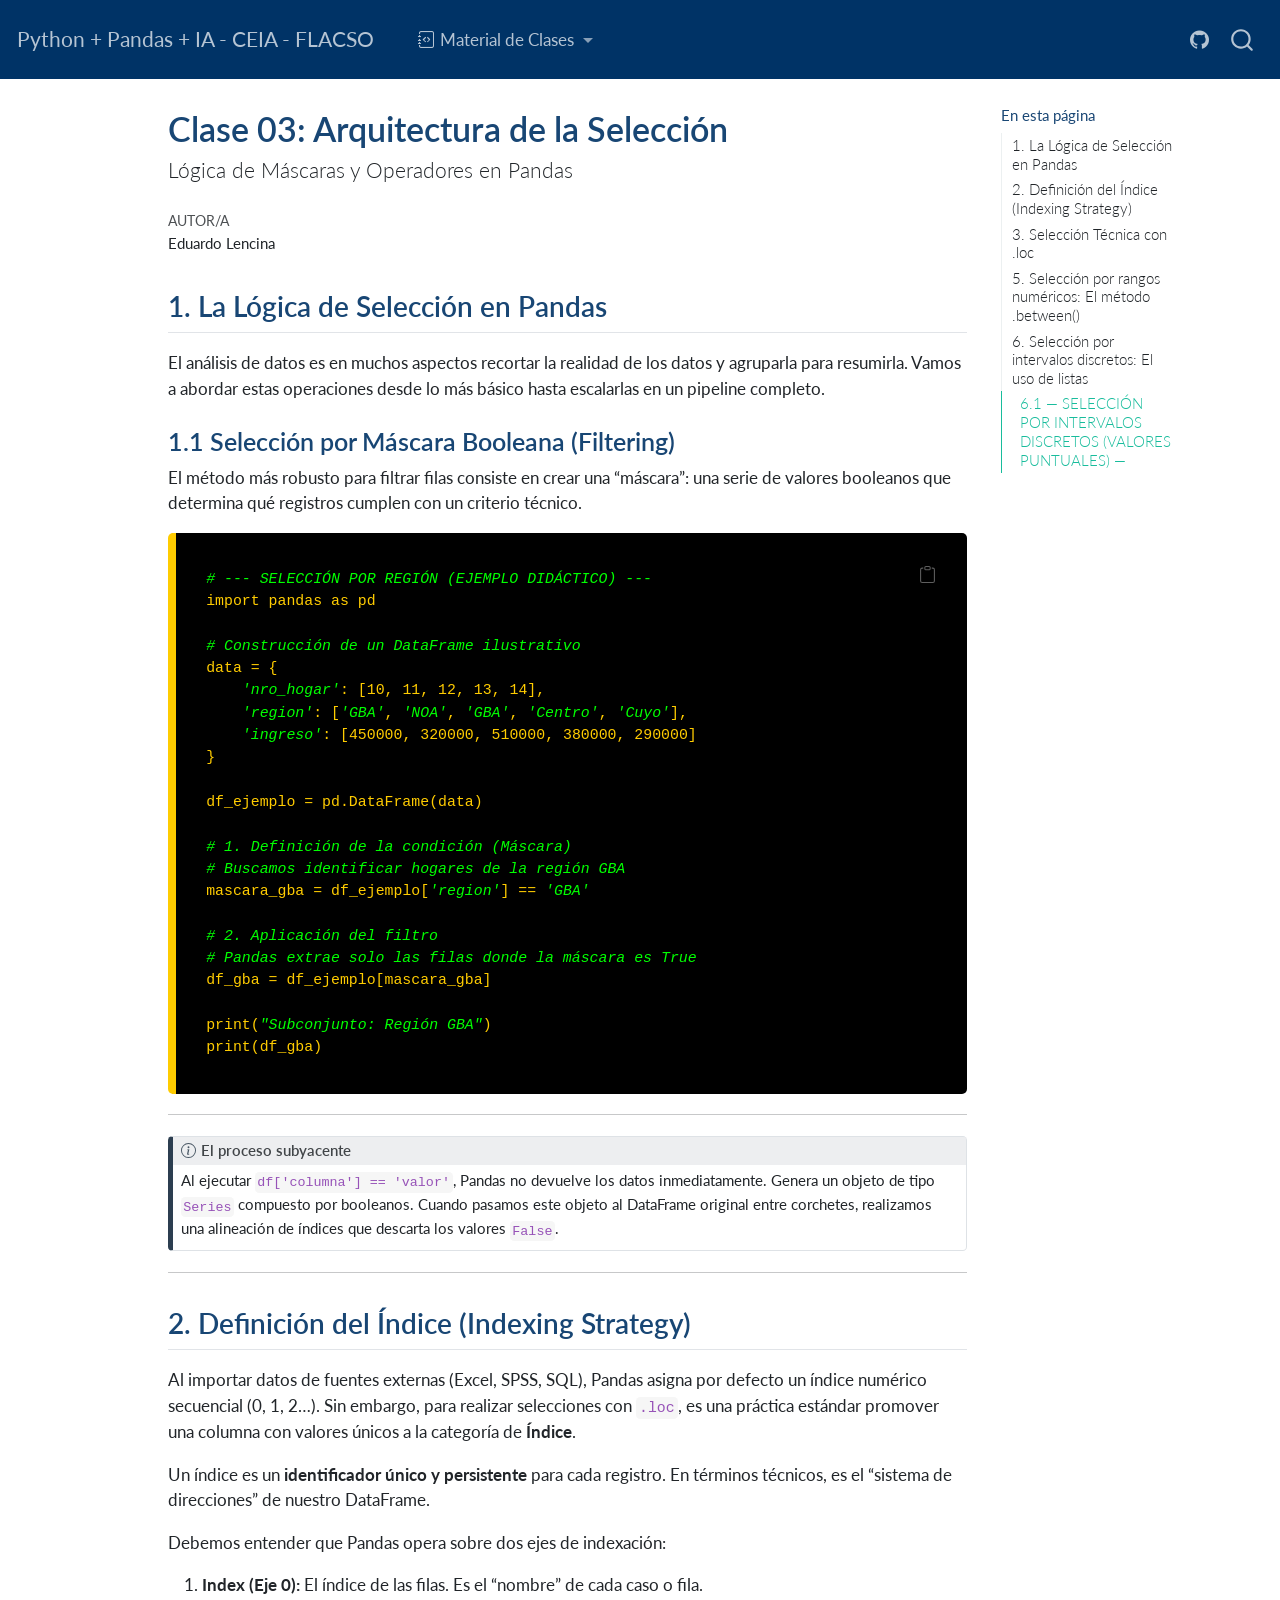
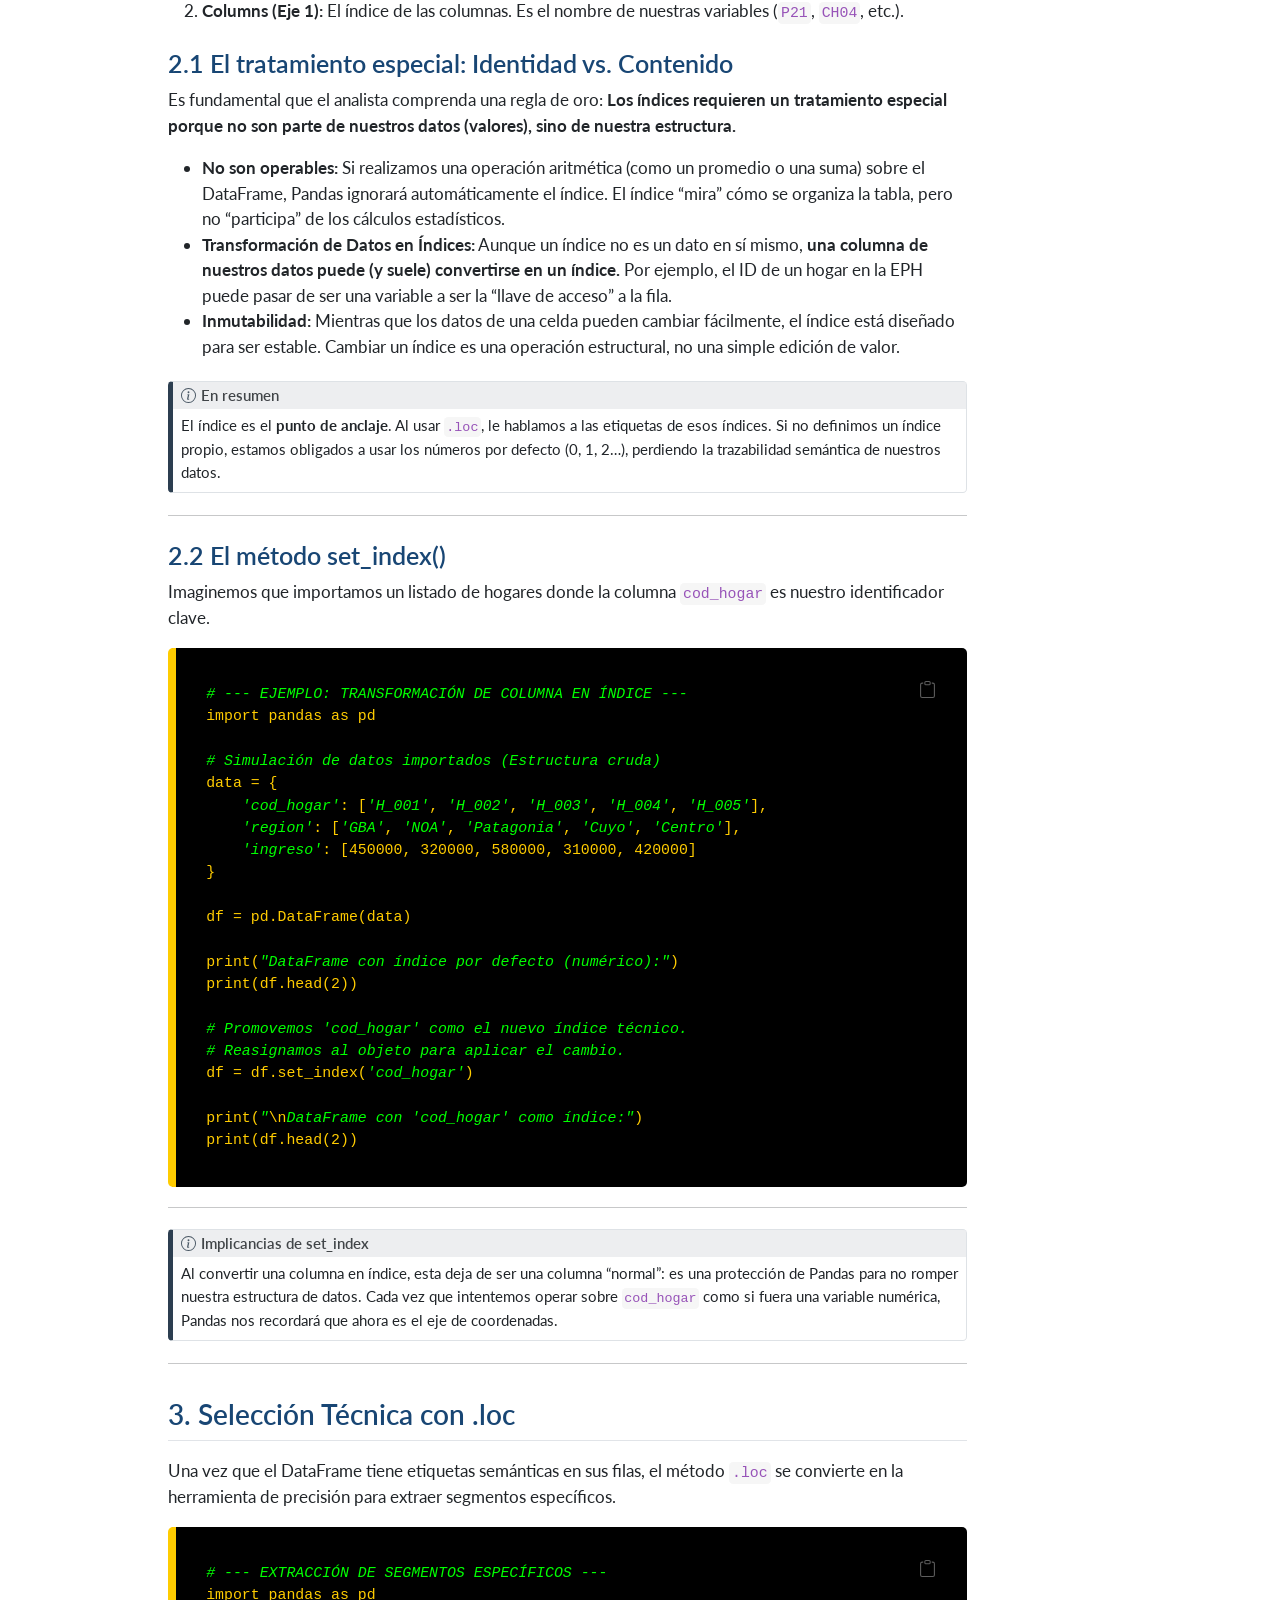
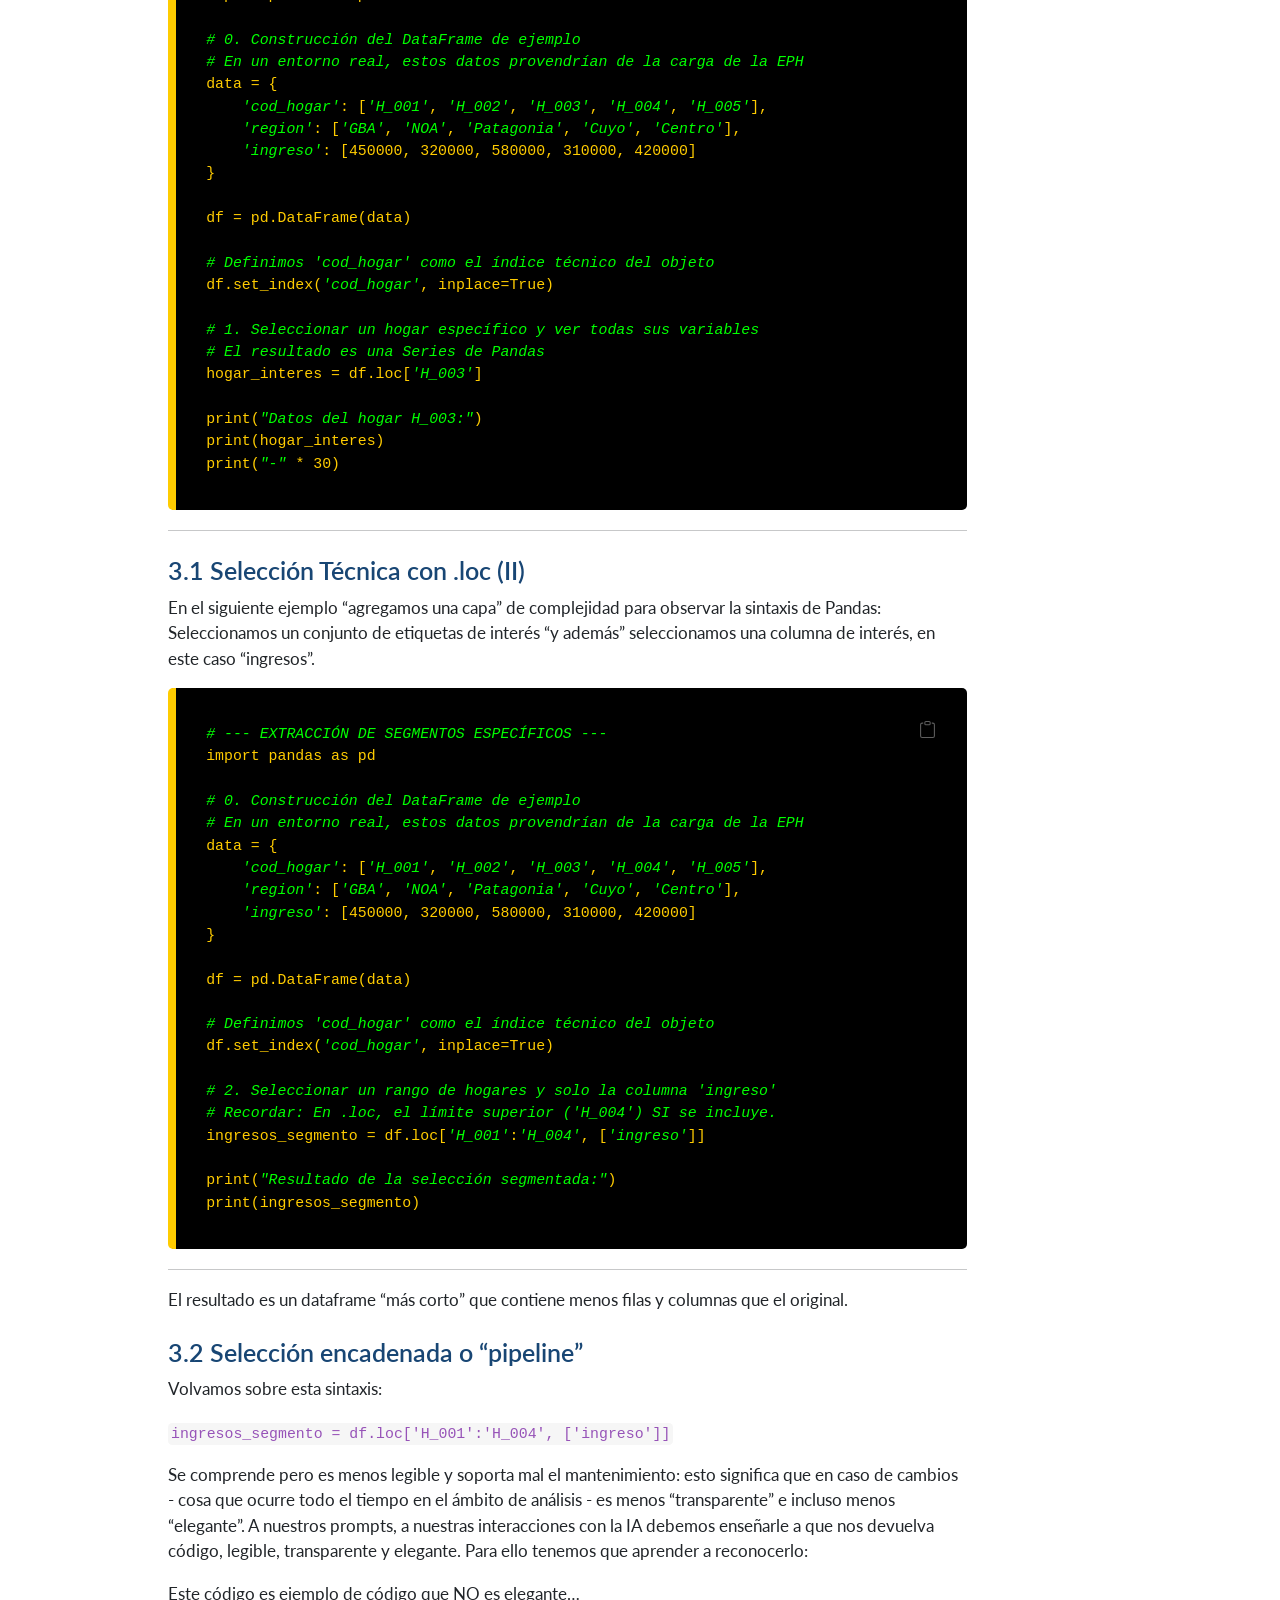
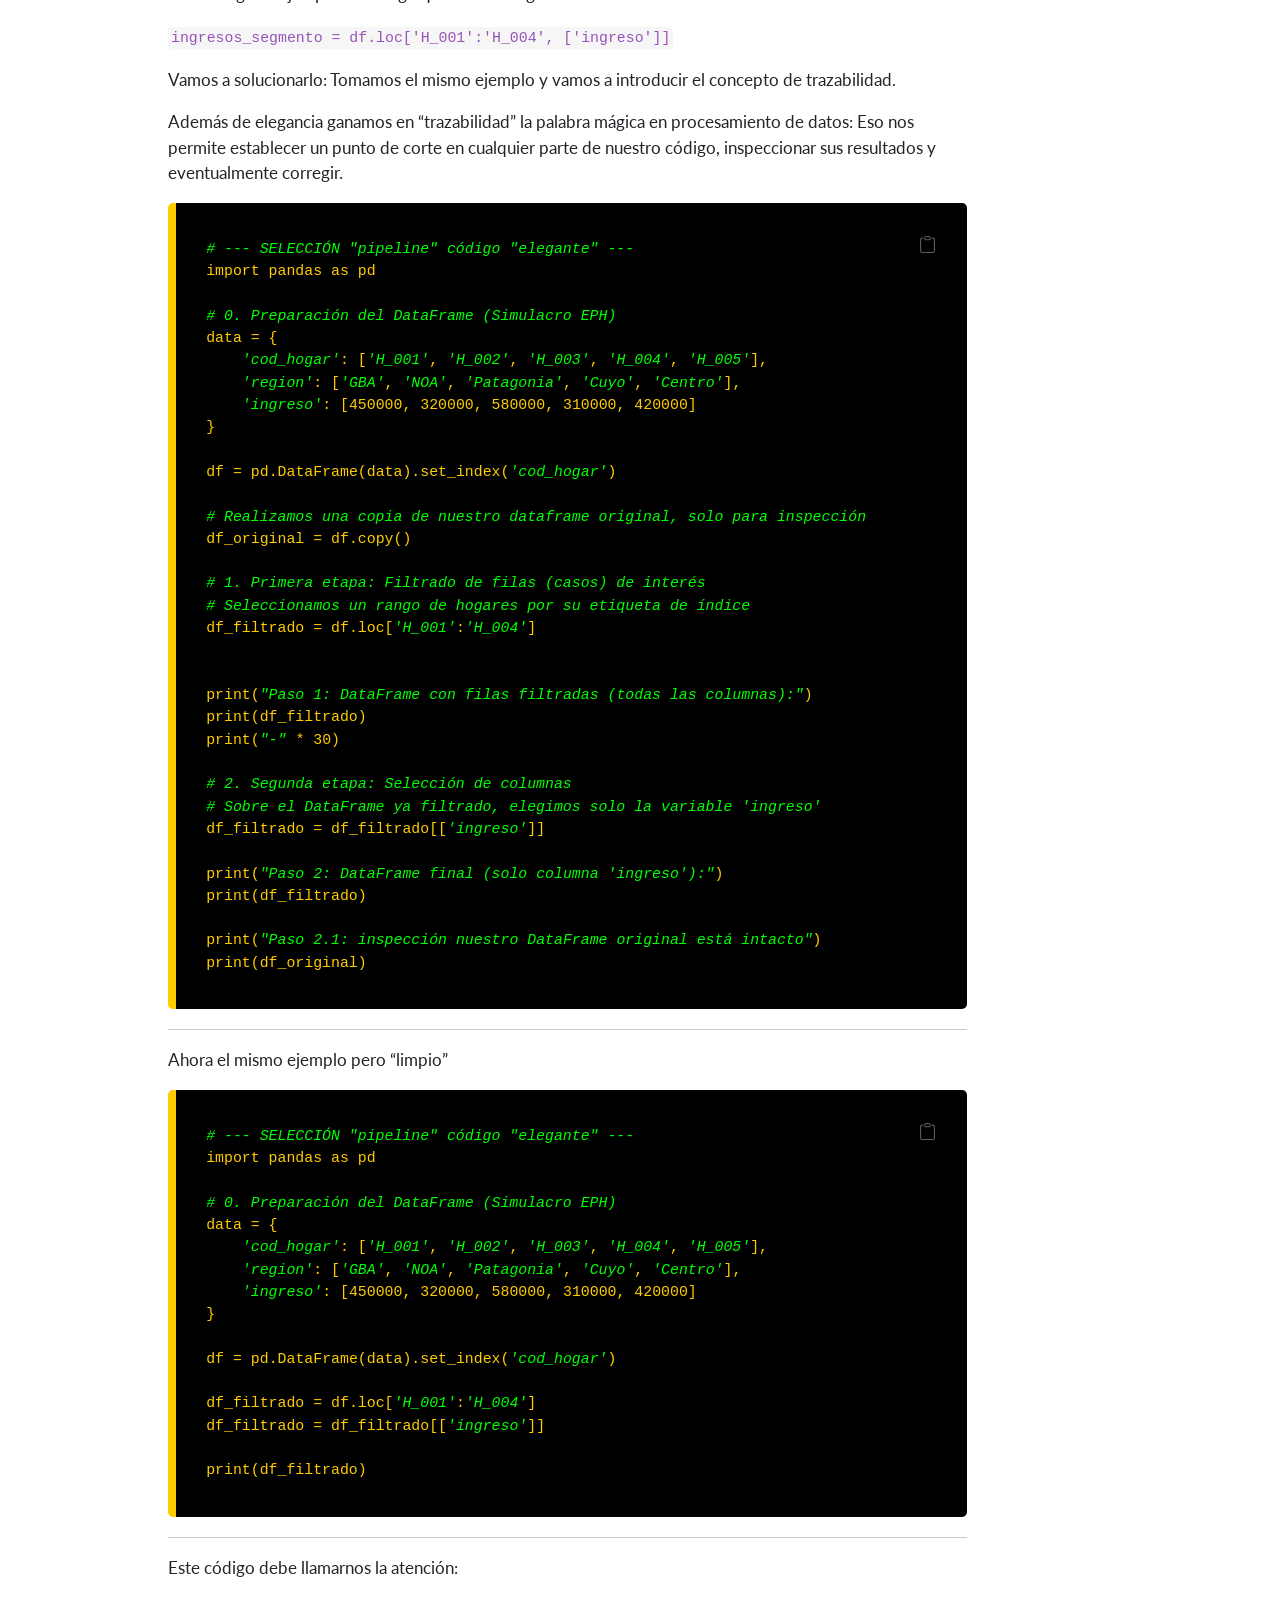
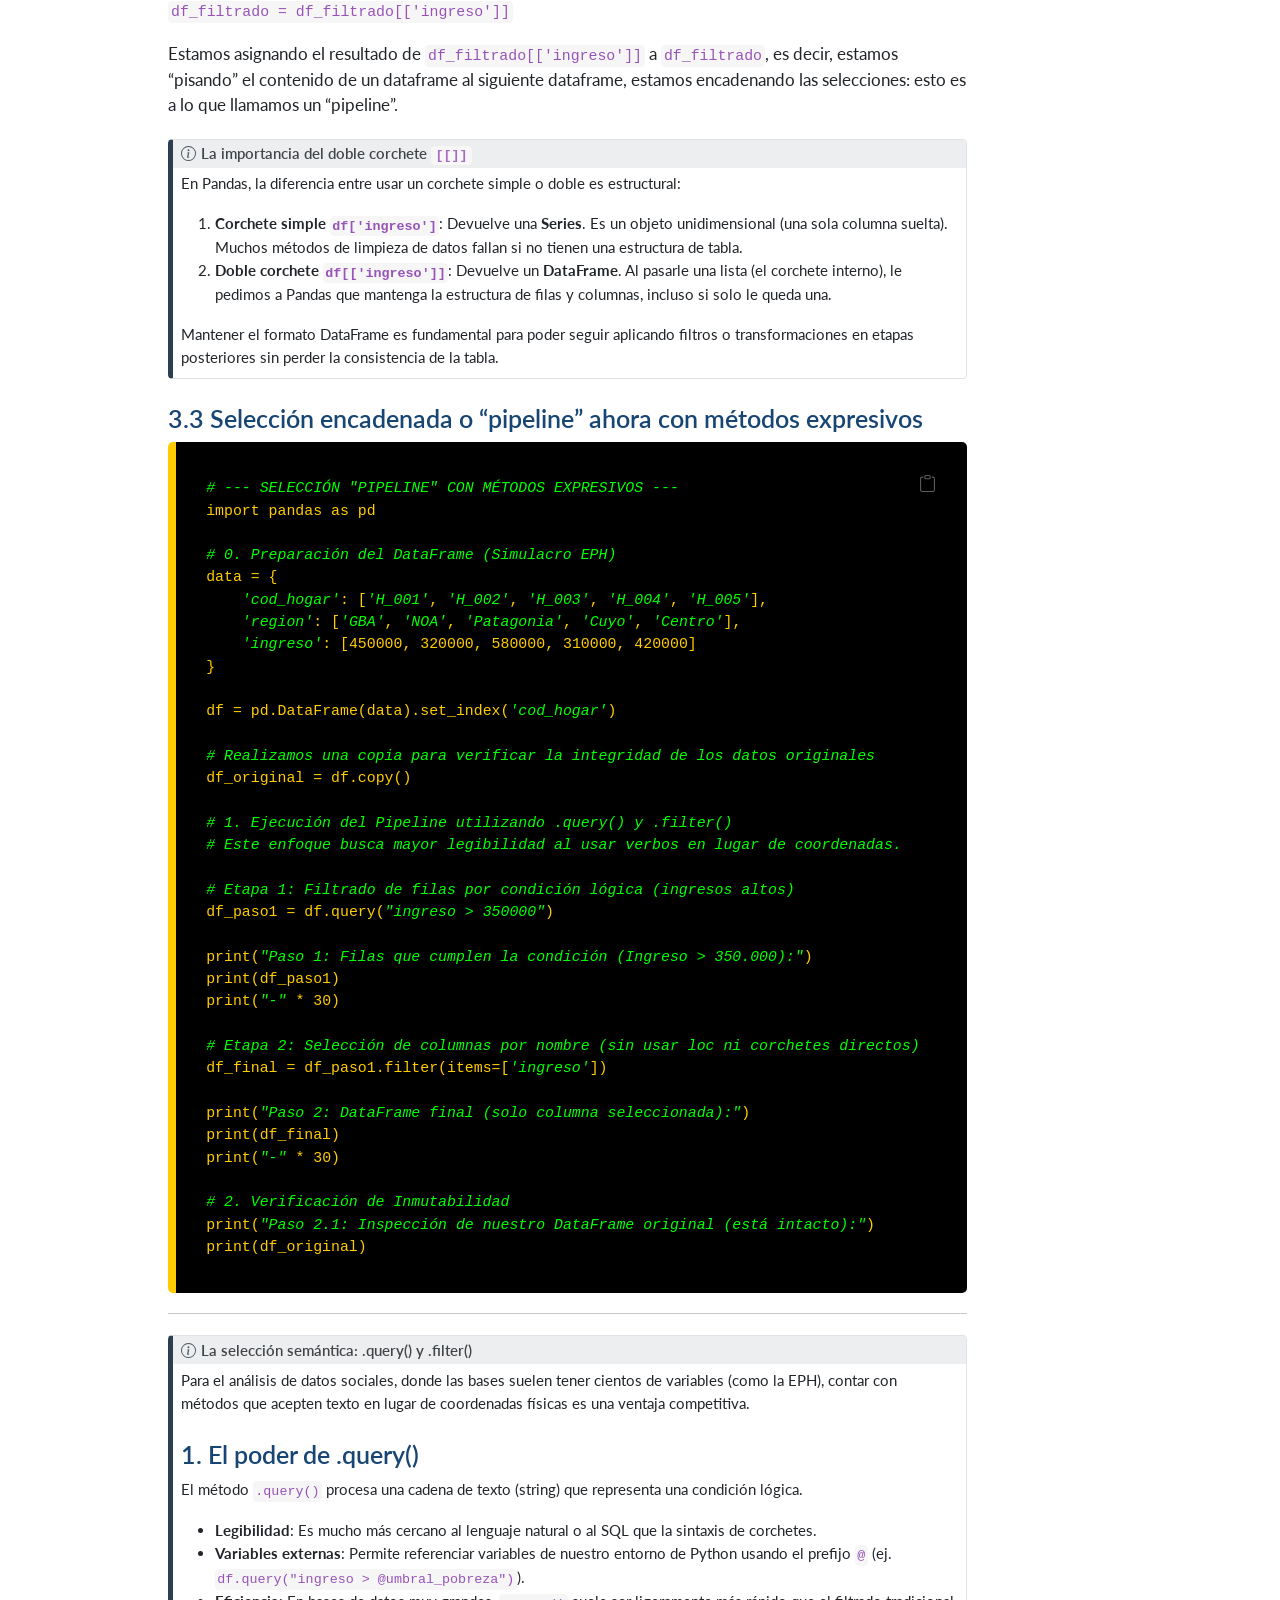
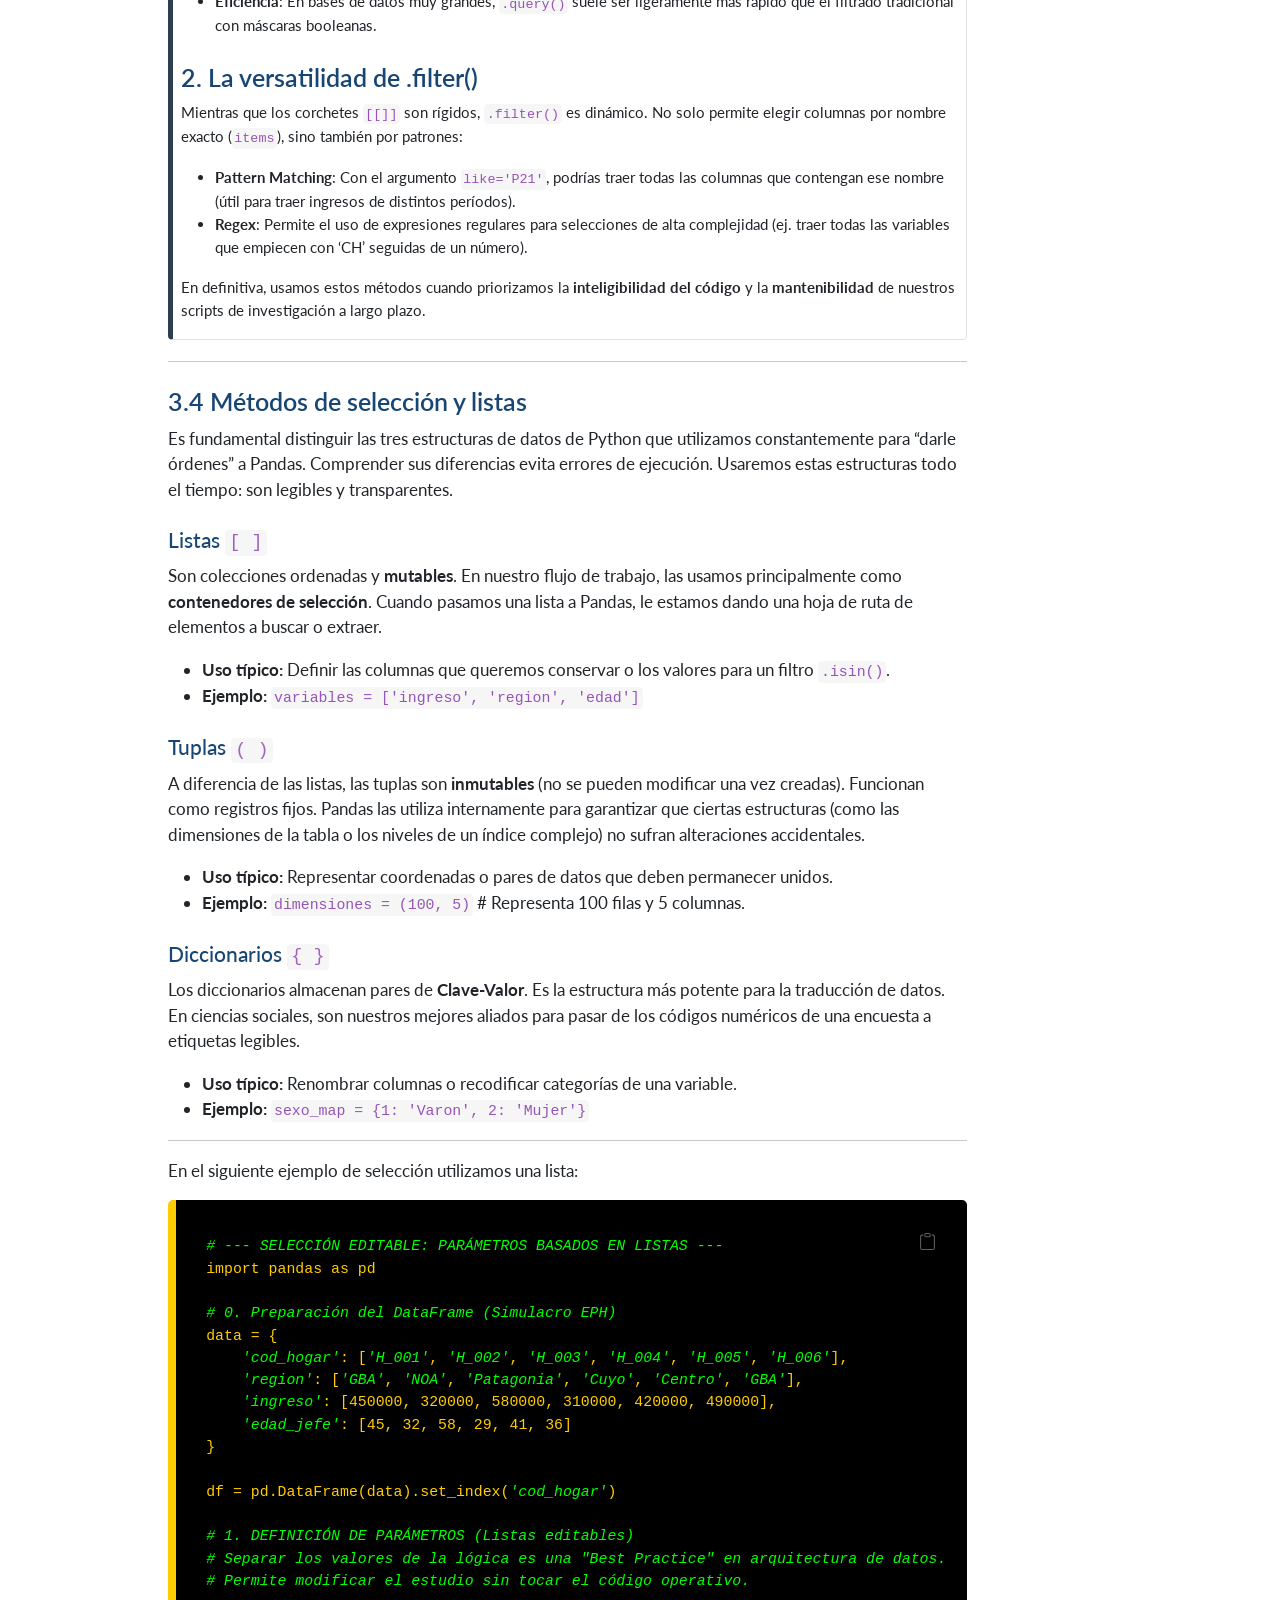
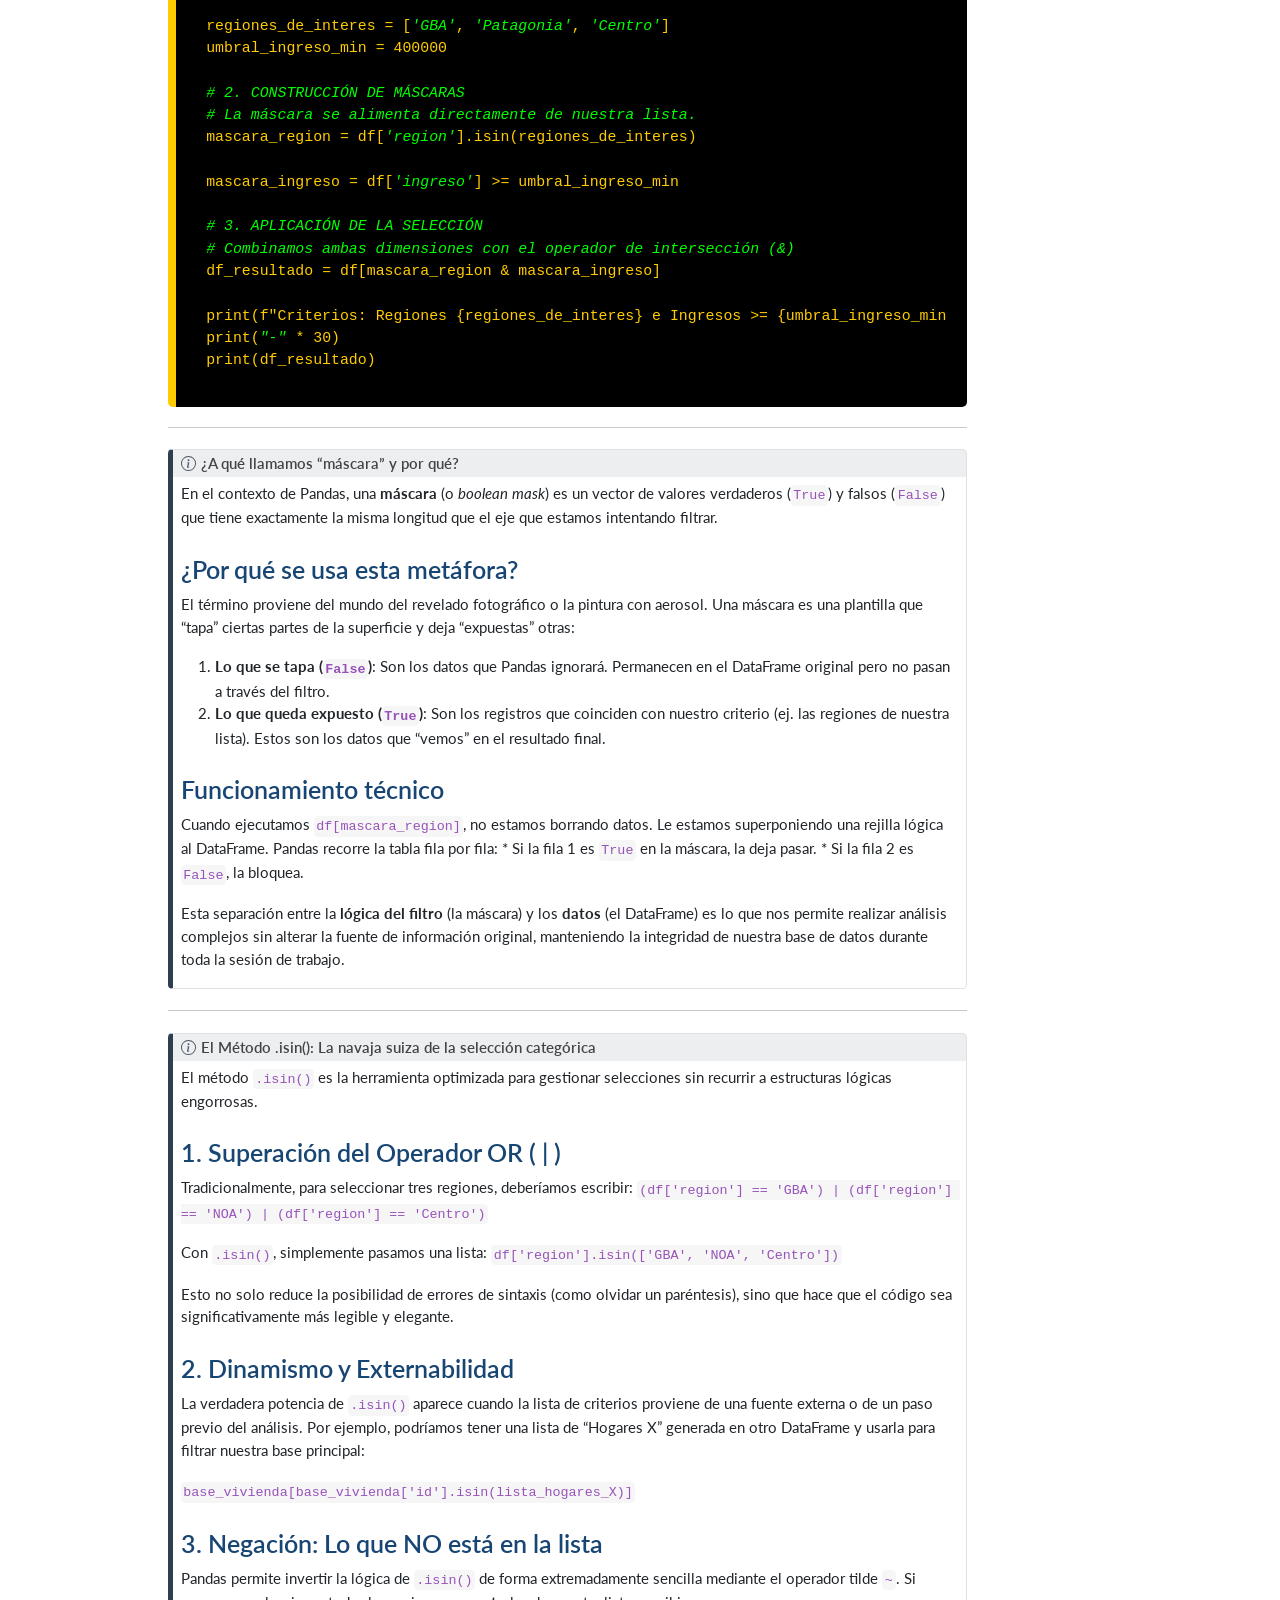
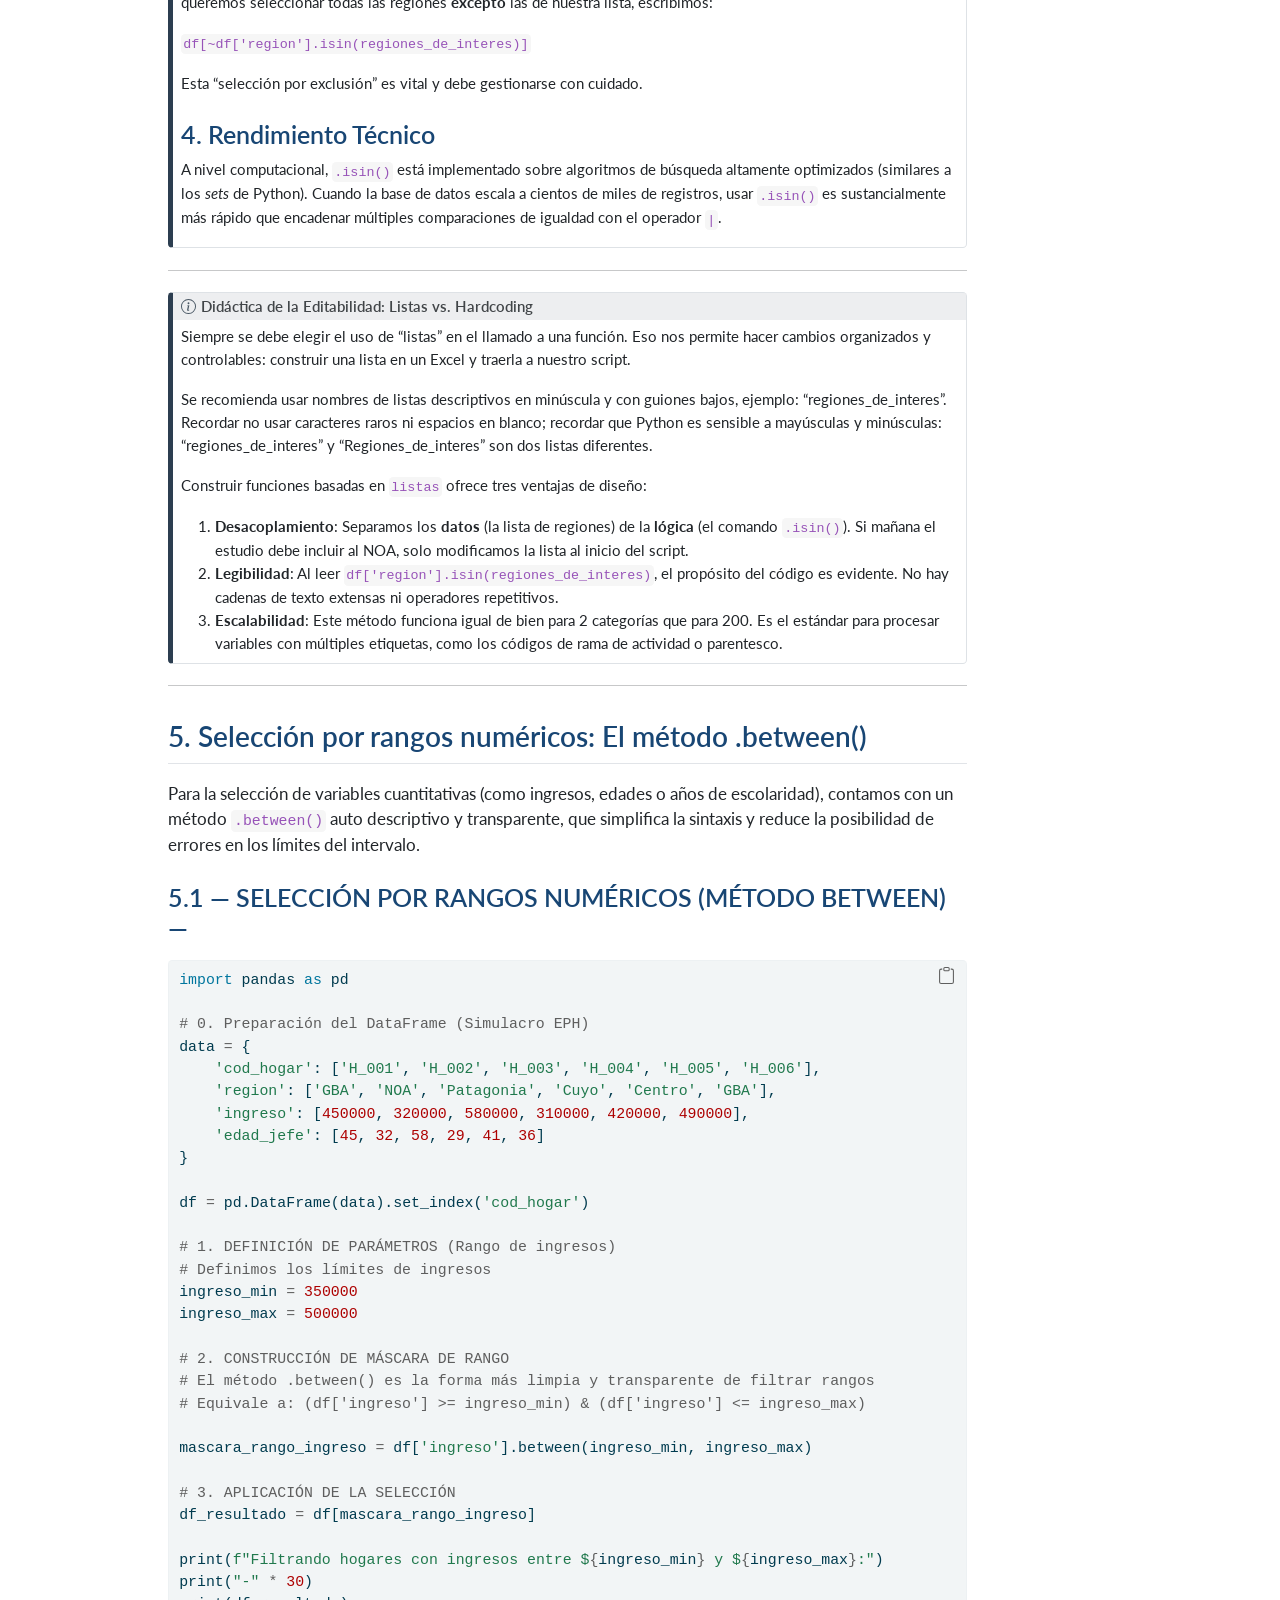
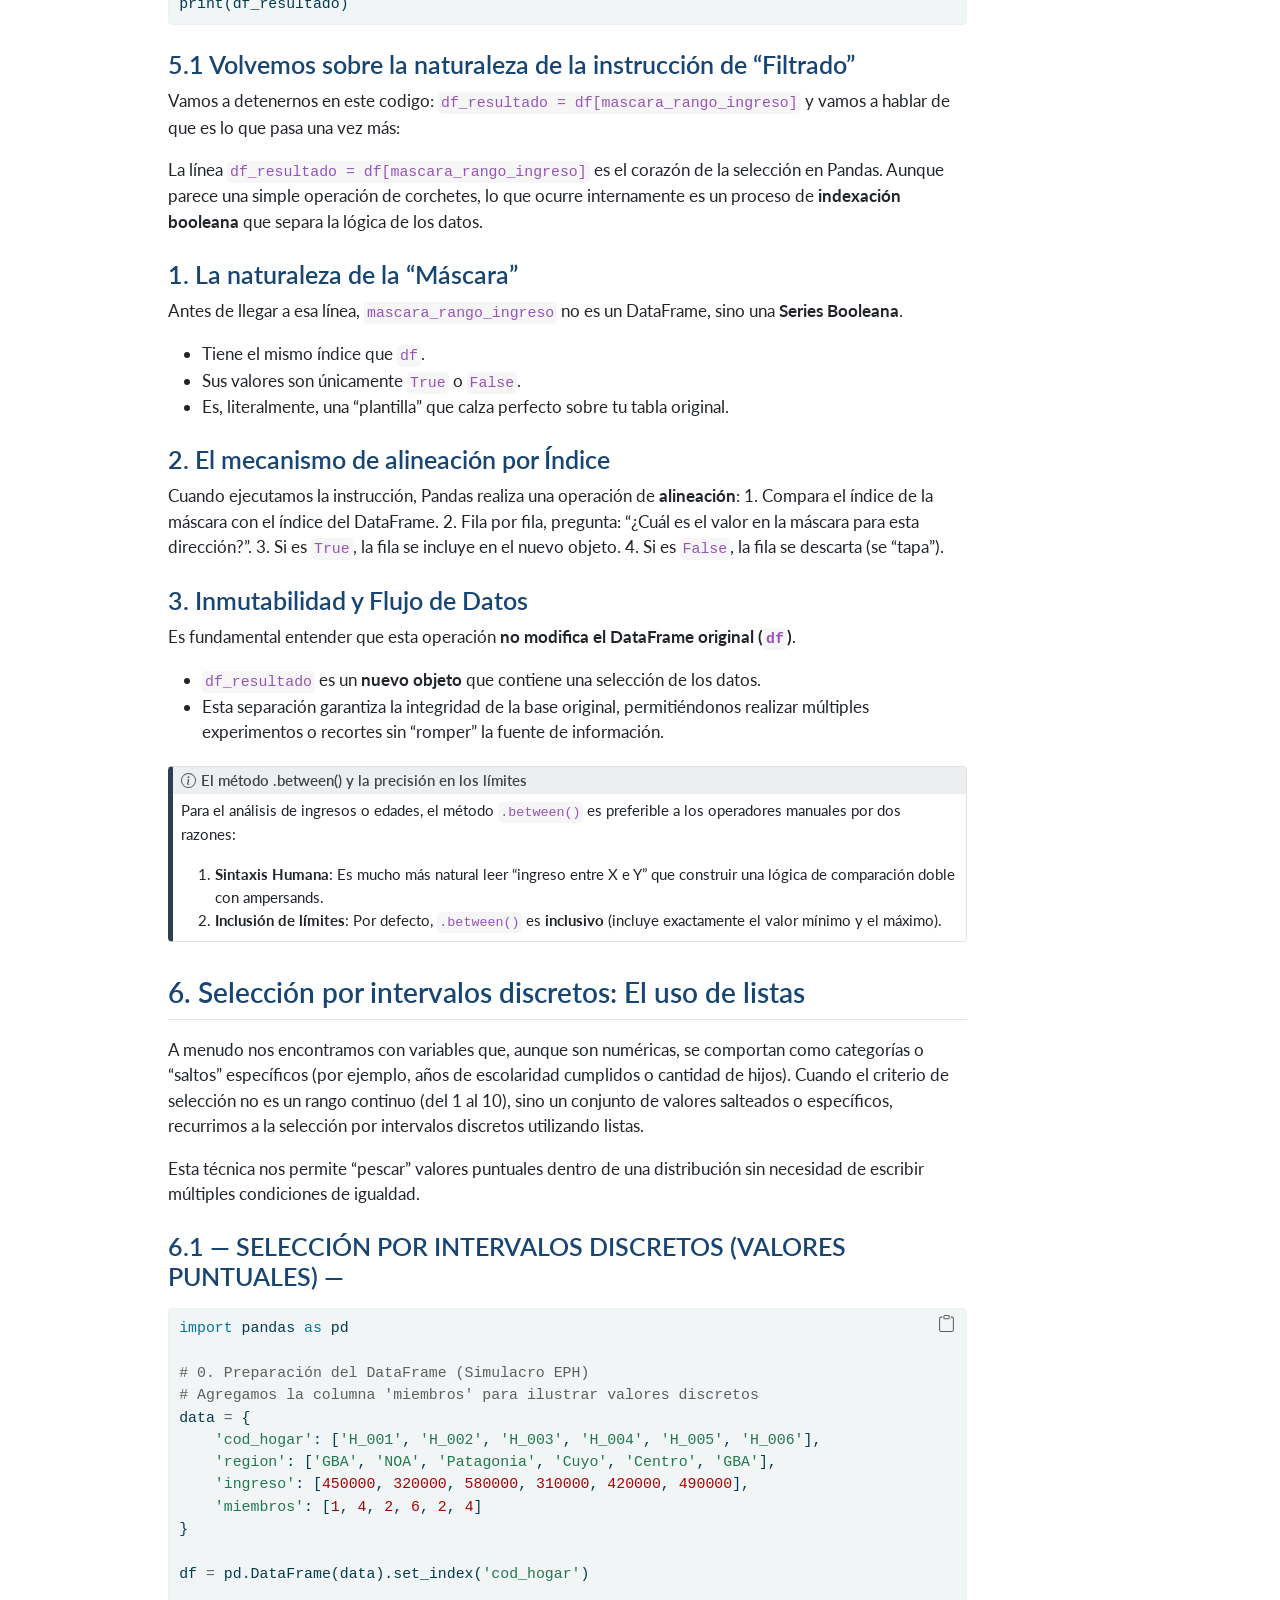
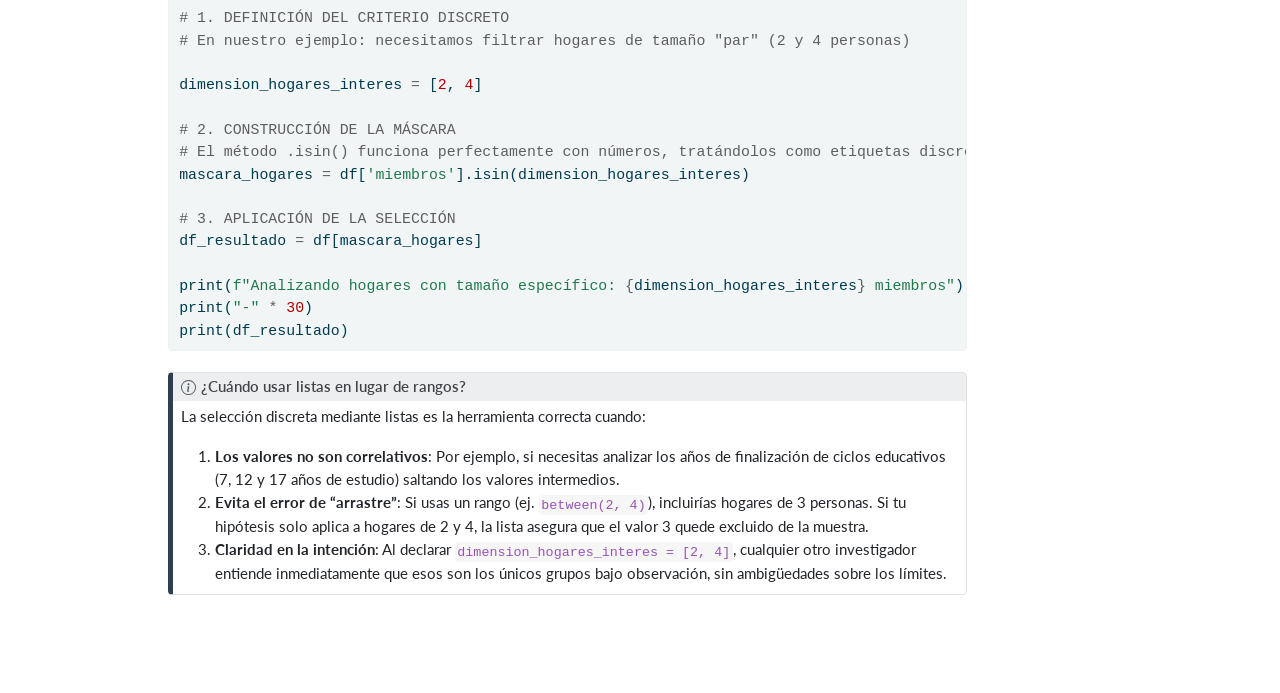
<file: docs/clase_03.html>
<!DOCTYPE html>
<html xmlns="http://www.w3.org/1999/xhtml" lang="es" xml:lang="es"><head>

<meta charset="utf-8">
<meta name="generator" content="quarto-1.3.450">

<meta name="viewport" content="width=device-width, initial-scale=1.0, user-scalable=yes">

<meta name="author" content="Eduardo Lencina">

<title>Python + Pandas + IA - CEIA - FLACSO - Clase 03: Arquitectura de la Selección</title>
<style>
code{white-space: pre-wrap;}
span.smallcaps{font-variant: small-caps;}
div.columns{display: flex; gap: min(4vw, 1.5em);}
div.column{flex: auto; overflow-x: auto;}
div.hanging-indent{margin-left: 1.5em; text-indent: -1.5em;}
ul.task-list{list-style: none;}
ul.task-list li input[type="checkbox"] {
  width: 0.8em;
  margin: 0 0.8em 0.2em -1em; /* quarto-specific, see https://github.com/quarto-dev/quarto-cli/issues/4556 */ 
  vertical-align: middle;
}
/* CSS for syntax highlighting */
pre > code.sourceCode { white-space: pre; position: relative; }
pre > code.sourceCode > span { display: inline-block; line-height: 1.25; }
pre > code.sourceCode > span:empty { height: 1.2em; }
.sourceCode { overflow: visible; }
code.sourceCode > span { color: inherit; text-decoration: inherit; }
div.sourceCode { margin: 1em 0; }
pre.sourceCode { margin: 0; }
@media screen {
div.sourceCode { overflow: auto; }
}
@media print {
pre > code.sourceCode { white-space: pre-wrap; }
pre > code.sourceCode > span { text-indent: -5em; padding-left: 5em; }
}
pre.numberSource code
  { counter-reset: source-line 0; }
pre.numberSource code > span
  { position: relative; left: -4em; counter-increment: source-line; }
pre.numberSource code > span > a:first-child::before
  { content: counter(source-line);
    position: relative; left: -1em; text-align: right; vertical-align: baseline;
    border: none; display: inline-block;
    -webkit-touch-callout: none; -webkit-user-select: none;
    -khtml-user-select: none; -moz-user-select: none;
    -ms-user-select: none; user-select: none;
    padding: 0 4px; width: 4em;
  }
pre.numberSource { margin-left: 3em;  padding-left: 4px; }
div.sourceCode
  {   }
@media screen {
pre > code.sourceCode > span > a:first-child::before { text-decoration: underline; }
}
</style>


<script src="site_libs/quarto-nav/quarto-nav.js"></script>
<script src="site_libs/quarto-nav/headroom.min.js"></script>
<script src="site_libs/clipboard/clipboard.min.js"></script>
<script src="site_libs/quarto-search/autocomplete.umd.js"></script>
<script src="site_libs/quarto-search/fuse.min.js"></script>
<script src="site_libs/quarto-search/quarto-search.js"></script>
<meta name="quarto:offset" content="./">
<script src="site_libs/quarto-html/quarto.js"></script>
<script src="site_libs/quarto-html/popper.min.js"></script>
<script src="site_libs/quarto-html/tippy.umd.min.js"></script>
<script src="site_libs/quarto-html/anchor.min.js"></script>
<link href="site_libs/quarto-html/tippy.css" rel="stylesheet">
<link href="site_libs/quarto-html/quarto-syntax-highlighting.css" rel="stylesheet" id="quarto-text-highlighting-styles">
<script src="site_libs/bootstrap/bootstrap.min.js"></script>
<link href="site_libs/bootstrap/bootstrap-icons.css" rel="stylesheet">
<link href="site_libs/bootstrap/bootstrap.min.css" rel="stylesheet" id="quarto-bootstrap" data-mode="light">
<script id="quarto-search-options" type="application/json">{
  "location": "navbar",
  "copy-button": false,
  "collapse-after": 3,
  "panel-placement": "end",
  "type": "overlay",
  "limit": 20,
  "language": {
    "search-no-results-text": "Sin resultados",
    "search-matching-documents-text": "documentos encontrados",
    "search-copy-link-title": "Copiar el enlace en la búsqueda",
    "search-hide-matches-text": "Ocultar resultados adicionales",
    "search-more-match-text": "resultado adicional en este documento",
    "search-more-matches-text": "resultados adicionales en este documento",
    "search-clear-button-title": "Borrar",
    "search-detached-cancel-button-title": "Cancelar",
    "search-submit-button-title": "Enviar",
    "search-label": "Buscar"
  }
}</script>


<link rel="stylesheet" href="styles.css">
</head>

<body class="nav-fixed">

<div id="quarto-search-results"></div>
  <header id="quarto-header" class="headroom fixed-top">
    <nav class="navbar navbar-expand-lg navbar-dark ">
      <div class="navbar-container container-fluid">
      <div class="navbar-brand-container">
    <a class="navbar-brand" href="./index.html">
    <span class="navbar-title">Python + Pandas + IA - CEIA - FLACSO</span>
    </a>
  </div>
            <div id="quarto-search" class="" title="Buscar"></div>
          <button class="navbar-toggler" type="button" data-bs-toggle="collapse" data-bs-target="#navbarCollapse" aria-controls="navbarCollapse" aria-expanded="false" aria-label="Navegación de palanca" onclick="if (window.quartoToggleHeadroom) { window.quartoToggleHeadroom(); }">
  <span class="navbar-toggler-icon"></span>
</button>
          <div class="collapse navbar-collapse" id="navbarCollapse">
            <ul class="navbar-nav navbar-nav-scroll me-auto">
  <li class="nav-item dropdown ">
    <a class="nav-link dropdown-toggle" href="#" id="nav-menu-material-de-clases" role="button" data-bs-toggle="dropdown" aria-expanded="false" rel="" target="">
      <i class="bi bi-journal-code" role="img">
</i> 
 <span class="menu-text">Material de Clases</span>
    </a>
    <ul class="dropdown-menu" aria-labelledby="nav-menu-material-de-clases">    
        <li>
    <a class="dropdown-item" href="./clase_01.html" rel="" target="">
 <span class="dropdown-text">Clase 01: El Ecosistema</span></a>
  </li>  
        <li>
    <a class="dropdown-item" href="./clase_02.html" rel="" target="">
 <span class="dropdown-text">Clase 02: Python + Pandas</span></a>
  </li>  
        <li>
    <a class="dropdown-item" href="./clase_03.html" rel="" target="">
 <span class="dropdown-text">Clase 03: Selección de Datos</span></a>
  </li>  
        <li>
    <a class="dropdown-item" href="./clase_04.html" rel="" target="">
 <span class="dropdown-text">Clase 04: Split-Apply-Combine</span></a>
  </li>  
        <li>
    <a class="dropdown-item" href="./clase_05.html" rel="" target="">
 <span class="dropdown-text">Clase 05: Edición y Tratamiento de Valores Ausentes</span></a>
  </li>  
        <li>
    <a class="dropdown-item" href="./clase_06.html" rel="" target="">
 <span class="dropdown-text">Clase 06: Habilidades y OpenCode</span></a>
  </li>  
        <li>
    <a class="dropdown-item" href="./clase_07.html" rel="" target="">
 <span class="dropdown-text">Clase 07: Variables categóricas y Ediciones + Normalización</span></a>
  </li>  
    </ul>
  </li>
</ul>
            <ul class="navbar-nav navbar-nav-scroll ms-auto">
  <li class="nav-item compact">
    <a class="nav-link" href="https://github.com/EduardoQuantum/CeiaPython.git" rel="" target=""><i class="bi bi-github" role="img" aria-label="GitHub">
</i> 
 <span class="menu-text"></span></a>
  </li>  
</ul>
            <div class="quarto-navbar-tools">
</div>
          </div> <!-- /navcollapse -->
      </div> <!-- /container-fluid -->
    </nav>
</header>
<!-- content -->
<div id="quarto-content" class="quarto-container page-columns page-rows-contents page-layout-article page-navbar">
<!-- sidebar -->
<!-- margin-sidebar -->
    <div id="quarto-margin-sidebar" class="sidebar margin-sidebar">
        <nav id="TOC" role="doc-toc" class="toc-active">
    <h2 id="toc-title">En esta página</h2>
   
  <ul>
  <li><a href="#la-lógica-de-selección-en-pandas" id="toc-la-lógica-de-selección-en-pandas" class="nav-link active" data-scroll-target="#la-lógica-de-selección-en-pandas">1. La Lógica de Selección en Pandas</a>
  <ul class="collapse">
  <li><a href="#selección-por-máscara-booleana-filtering" id="toc-selección-por-máscara-booleana-filtering" class="nav-link" data-scroll-target="#selección-por-máscara-booleana-filtering">1.1 Selección por Máscara Booleana (Filtering)</a></li>
  </ul></li>
  <li><a href="#definición-del-índice-indexing-strategy" id="toc-definición-del-índice-indexing-strategy" class="nav-link" data-scroll-target="#definición-del-índice-indexing-strategy">2. Definición del Índice (Indexing Strategy)</a>
  <ul class="collapse">
  <li><a href="#el-tratamiento-especial-identidad-vs.-contenido" id="toc-el-tratamiento-especial-identidad-vs.-contenido" class="nav-link" data-scroll-target="#el-tratamiento-especial-identidad-vs.-contenido">2.1 El tratamiento especial: Identidad vs.&nbsp;Contenido</a></li>
  <li><a href="#el-método-set_index" id="toc-el-método-set_index" class="nav-link" data-scroll-target="#el-método-set_index">2.2 El método set_index()</a></li>
  </ul></li>
  <li><a href="#selección-técnica-con-.loc" id="toc-selección-técnica-con-.loc" class="nav-link" data-scroll-target="#selección-técnica-con-.loc">3. Selección Técnica con .loc</a>
  <ul class="collapse">
  <li><a href="#selección-técnica-con-.loc-ii" id="toc-selección-técnica-con-.loc-ii" class="nav-link" data-scroll-target="#selección-técnica-con-.loc-ii">3.1 Selección Técnica con .loc (II)</a></li>
  <li><a href="#selección-encadenada-o-pipeline" id="toc-selección-encadenada-o-pipeline" class="nav-link" data-scroll-target="#selección-encadenada-o-pipeline">3.2 Selección encadenada o “pipeline”</a></li>
  <li><a href="#selección-encadenada-o-pipeline-ahora-con-métodos-expresivos" id="toc-selección-encadenada-o-pipeline-ahora-con-métodos-expresivos" class="nav-link" data-scroll-target="#selección-encadenada-o-pipeline-ahora-con-métodos-expresivos">3.3 Selección encadenada o “pipeline” ahora con métodos expresivos</a></li>
  <li><a href="#métodos-de-selección-y-listas" id="toc-métodos-de-selección-y-listas" class="nav-link" data-scroll-target="#métodos-de-selección-y-listas">3.4 Métodos de selección y listas</a></li>
  </ul></li>
  <li><a href="#selección-por-rangos-numéricos-el-método-.between" id="toc-selección-por-rangos-numéricos-el-método-.between" class="nav-link" data-scroll-target="#selección-por-rangos-numéricos-el-método-.between">5. Selección por rangos numéricos: El método .between()</a>
  <ul class="collapse">
  <li><a href="#selección-por-rangos-numéricos-método-between" id="toc-selección-por-rangos-numéricos-método-between" class="nav-link" data-scroll-target="#selección-por-rangos-numéricos-método-between">5.1 — SELECCIÓN POR RANGOS NUMÉRICOS (MÉTODO BETWEEN) —</a></li>
  <li><a href="#volvemos-sobre-la-naturaleza-de-la-instrucción-de-filtrado" id="toc-volvemos-sobre-la-naturaleza-de-la-instrucción-de-filtrado" class="nav-link" data-scroll-target="#volvemos-sobre-la-naturaleza-de-la-instrucción-de-filtrado">5.1 Volvemos sobre la naturaleza de la instrucción de “Filtrado”</a></li>
  <li><a href="#la-naturaleza-de-la-máscara" id="toc-la-naturaleza-de-la-máscara" class="nav-link" data-scroll-target="#la-naturaleza-de-la-máscara">1. La naturaleza de la “Máscara”</a></li>
  <li><a href="#el-mecanismo-de-alineación-por-índice" id="toc-el-mecanismo-de-alineación-por-índice" class="nav-link" data-scroll-target="#el-mecanismo-de-alineación-por-índice">2. El mecanismo de alineación por Índice</a></li>
  <li><a href="#inmutabilidad-y-flujo-de-datos" id="toc-inmutabilidad-y-flujo-de-datos" class="nav-link" data-scroll-target="#inmutabilidad-y-flujo-de-datos">3. Inmutabilidad y Flujo de Datos</a></li>
  </ul></li>
  <li><a href="#selección-por-intervalos-discretos-el-uso-de-listas" id="toc-selección-por-intervalos-discretos-el-uso-de-listas" class="nav-link" data-scroll-target="#selección-por-intervalos-discretos-el-uso-de-listas">6. Selección por intervalos discretos: El uso de listas</a>
  <ul class="collapse">
  <li><a href="#selección-por-intervalos-discretos-valores-puntuales" id="toc-selección-por-intervalos-discretos-valores-puntuales" class="nav-link" data-scroll-target="#selección-por-intervalos-discretos-valores-puntuales">6.1 — SELECCIÓN POR INTERVALOS DISCRETOS (VALORES PUNTUALES) —</a></li>
  </ul></li>
  </ul>
</nav>
    </div>
<!-- main -->
<main class="content" id="quarto-document-content">

<header id="title-block-header" class="quarto-title-block default">
<div class="quarto-title">
<h1 class="title">Clase 03: Arquitectura de la Selección</h1>
<p class="subtitle lead">Lógica de Máscaras y Operadores en Pandas</p>
</div>



<div class="quarto-title-meta">

    <div>
    <div class="quarto-title-meta-heading">Autor/a</div>
    <div class="quarto-title-meta-contents">
             <p>Eduardo Lencina </p>
          </div>
  </div>
    
  
    
  </div>
  

</header>

<section id="la-lógica-de-selección-en-pandas" class="level2">
<h2 class="anchored" data-anchor-id="la-lógica-de-selección-en-pandas">1. La Lógica de Selección en Pandas</h2>
<p>El análisis de datos es en muchos aspectos recortar la realidad de los datos y agruparla para resumirla. Vamos a abordar estas operaciones desde lo más básico hasta escalarlas en un pipeline completo.</p>
<section id="selección-por-máscara-booleana-filtering" class="level3">
<h3 class="anchored" data-anchor-id="selección-por-máscara-booleana-filtering">1.1 Selección por Máscara Booleana (Filtering)</h3>
<p>El método más robusto para filtrar filas consiste en crear una “máscara”: una serie de valores booleanos que determina qué registros cumplen con un criterio técnico.</p>
<div class="monitor-box">
<div class="sourceCode" id="cb1"><pre class="sourceCode python code-with-copy"><code class="sourceCode python"><span id="cb1-1"><a href="#cb1-1" aria-hidden="true" tabindex="-1"></a><span class="co"># --- SELECCIÓN POR REGIÓN (EJEMPLO DIDÁCTICO) ---</span></span>
<span id="cb1-2"><a href="#cb1-2" aria-hidden="true" tabindex="-1"></a><span class="im">import</span> pandas <span class="im">as</span> pd</span>
<span id="cb1-3"><a href="#cb1-3" aria-hidden="true" tabindex="-1"></a></span>
<span id="cb1-4"><a href="#cb1-4" aria-hidden="true" tabindex="-1"></a><span class="co"># Construcción de un DataFrame ilustrativo</span></span>
<span id="cb1-5"><a href="#cb1-5" aria-hidden="true" tabindex="-1"></a>data <span class="op">=</span> {</span>
<span id="cb1-6"><a href="#cb1-6" aria-hidden="true" tabindex="-1"></a>    <span class="st">'nro_hogar'</span>: [<span class="dv">10</span>, <span class="dv">11</span>, <span class="dv">12</span>, <span class="dv">13</span>, <span class="dv">14</span>],</span>
<span id="cb1-7"><a href="#cb1-7" aria-hidden="true" tabindex="-1"></a>    <span class="st">'region'</span>: [<span class="st">'GBA'</span>, <span class="st">'NOA'</span>, <span class="st">'GBA'</span>, <span class="st">'Centro'</span>, <span class="st">'Cuyo'</span>],</span>
<span id="cb1-8"><a href="#cb1-8" aria-hidden="true" tabindex="-1"></a>    <span class="st">'ingreso'</span>: [<span class="dv">450000</span>, <span class="dv">320000</span>, <span class="dv">510000</span>, <span class="dv">380000</span>, <span class="dv">290000</span>]</span>
<span id="cb1-9"><a href="#cb1-9" aria-hidden="true" tabindex="-1"></a>}</span>
<span id="cb1-10"><a href="#cb1-10" aria-hidden="true" tabindex="-1"></a></span>
<span id="cb1-11"><a href="#cb1-11" aria-hidden="true" tabindex="-1"></a>df_ejemplo <span class="op">=</span> pd.DataFrame(data)</span>
<span id="cb1-12"><a href="#cb1-12" aria-hidden="true" tabindex="-1"></a></span>
<span id="cb1-13"><a href="#cb1-13" aria-hidden="true" tabindex="-1"></a><span class="co"># 1. Definición de la condición (Máscara)</span></span>
<span id="cb1-14"><a href="#cb1-14" aria-hidden="true" tabindex="-1"></a><span class="co"># Buscamos identificar hogares de la región GBA</span></span>
<span id="cb1-15"><a href="#cb1-15" aria-hidden="true" tabindex="-1"></a>mascara_gba <span class="op">=</span> df_ejemplo[<span class="st">'region'</span>] <span class="op">==</span> <span class="st">'GBA'</span></span>
<span id="cb1-16"><a href="#cb1-16" aria-hidden="true" tabindex="-1"></a></span>
<span id="cb1-17"><a href="#cb1-17" aria-hidden="true" tabindex="-1"></a><span class="co"># 2. Aplicación del filtro</span></span>
<span id="cb1-18"><a href="#cb1-18" aria-hidden="true" tabindex="-1"></a><span class="co"># Pandas extrae solo las filas donde la máscara es True</span></span>
<span id="cb1-19"><a href="#cb1-19" aria-hidden="true" tabindex="-1"></a>df_gba <span class="op">=</span> df_ejemplo[mascara_gba]</span>
<span id="cb1-20"><a href="#cb1-20" aria-hidden="true" tabindex="-1"></a></span>
<span id="cb1-21"><a href="#cb1-21" aria-hidden="true" tabindex="-1"></a><span class="bu">print</span>(<span class="st">"Subconjunto: Región GBA"</span>)</span>
<span id="cb1-22"><a href="#cb1-22" aria-hidden="true" tabindex="-1"></a><span class="bu">print</span>(df_gba)</span></code><button title="Copiar al portapapeles" class="code-copy-button"><i class="bi"></i></button></pre></div>
</div>
<hr>
<div class="callout callout-style-default callout-note callout-titled">
<div class="callout-header d-flex align-content-center">
<div class="callout-icon-container">
<i class="callout-icon"></i>
</div>
<div class="callout-title-container flex-fill">
El proceso subyacente
</div>
</div>
<div class="callout-body-container callout-body">
<p>Al ejecutar <code>df['columna'] == 'valor'</code>, Pandas no devuelve los datos inmediatamente. Genera un objeto de tipo <code>Series</code> compuesto por booleanos. Cuando pasamos este objeto al DataFrame original entre corchetes, realizamos una alineación de índices que descarta los valores <code>False</code>.</p>
</div>
</div>
<hr>
</section>
</section>
<section id="definición-del-índice-indexing-strategy" class="level2">
<h2 class="anchored" data-anchor-id="definición-del-índice-indexing-strategy">2. Definición del Índice (Indexing Strategy)</h2>
<p>Al importar datos de fuentes externas (Excel, SPSS, SQL), Pandas asigna por defecto un índice numérico secuencial (0, 1, 2…). Sin embargo, para realizar selecciones con <code>.loc</code>, es una práctica estándar promover una columna con valores únicos a la categoría de <strong>Índice</strong>.</p>
<p>Un índice es un <strong>identificador único y persistente</strong> para cada registro. En términos técnicos, es el “sistema de direcciones” de nuestro DataFrame.</p>
<p>Debemos entender que Pandas opera sobre dos ejes de indexación:</p>
<ol type="1">
<li><strong>Index (Eje 0):</strong> El índice de las filas. Es el “nombre” de cada caso o fila.</li>
<li><strong>Columns (Eje 1):</strong> El índice de las columnas. Es el nombre de nuestras variables (<code>P21</code>, <code>CH04</code>, etc.).</li>
</ol>
<section id="el-tratamiento-especial-identidad-vs.-contenido" class="level3">
<h3 class="anchored" data-anchor-id="el-tratamiento-especial-identidad-vs.-contenido">2.1 El tratamiento especial: Identidad vs.&nbsp;Contenido</h3>
<p>Es fundamental que el analista comprenda una regla de oro: <strong>Los índices requieren un tratamiento especial porque no son parte de nuestros datos (valores), sino de nuestra estructura.</strong></p>
<ul>
<li><strong>No son operables:</strong> Si realizamos una operación aritmética (como un promedio o una suma) sobre el DataFrame, Pandas ignorará automáticamente el índice. El índice “mira” cómo se organiza la tabla, pero no “participa” de los cálculos estadísticos.</li>
<li><strong>Transformación de Datos en Índices:</strong> Aunque un índice no es un dato en sí mismo, <strong>una columna de nuestros datos puede (y suele) convertirse en un índice.</strong> Por ejemplo, el ID de un hogar en la EPH puede pasar de ser una variable a ser la “llave de acceso” a la fila.</li>
<li><strong>Inmutabilidad:</strong> Mientras que los datos de una celda pueden cambiar fácilmente, el índice está diseñado para ser estable. Cambiar un índice es una operación estructural, no una simple edición de valor.</li>
</ul>
<div class="callout callout-style-default callout-note callout-titled">
<div class="callout-header d-flex align-content-center">
<div class="callout-icon-container">
<i class="callout-icon"></i>
</div>
<div class="callout-title-container flex-fill">
En resumen
</div>
</div>
<div class="callout-body-container callout-body">
<p>El índice es el <strong>punto de anclaje</strong>. Al usar <code>.loc</code>, le hablamos a las etiquetas de esos índices. Si no definimos un índice propio, estamos obligados a usar los números por defecto (0, 1, 2…), perdiendo la trazabilidad semántica de nuestros datos.</p>
</div>
</div>
<hr>
</section>
<section id="el-método-set_index" class="level3">
<h3 class="anchored" data-anchor-id="el-método-set_index">2.2 El método set_index()</h3>
<p>Imaginemos que importamos un listado de hogares donde la columna <code>cod_hogar</code> es nuestro identificador clave.</p>
<div class="monitor-box">
<div class="sourceCode" id="cb2"><pre class="sourceCode python code-with-copy"><code class="sourceCode python"><span id="cb2-1"><a href="#cb2-1" aria-hidden="true" tabindex="-1"></a><span class="co"># --- EJEMPLO: TRANSFORMACIÓN DE COLUMNA EN ÍNDICE ---</span></span>
<span id="cb2-2"><a href="#cb2-2" aria-hidden="true" tabindex="-1"></a><span class="im">import</span> pandas <span class="im">as</span> pd</span>
<span id="cb2-3"><a href="#cb2-3" aria-hidden="true" tabindex="-1"></a></span>
<span id="cb2-4"><a href="#cb2-4" aria-hidden="true" tabindex="-1"></a><span class="co"># Simulación de datos importados (Estructura cruda)</span></span>
<span id="cb2-5"><a href="#cb2-5" aria-hidden="true" tabindex="-1"></a>data <span class="op">=</span> {</span>
<span id="cb2-6"><a href="#cb2-6" aria-hidden="true" tabindex="-1"></a>    <span class="st">'cod_hogar'</span>: [<span class="st">'H_001'</span>, <span class="st">'H_002'</span>, <span class="st">'H_003'</span>, <span class="st">'H_004'</span>, <span class="st">'H_005'</span>],</span>
<span id="cb2-7"><a href="#cb2-7" aria-hidden="true" tabindex="-1"></a>    <span class="st">'region'</span>: [<span class="st">'GBA'</span>, <span class="st">'NOA'</span>, <span class="st">'Patagonia'</span>, <span class="st">'Cuyo'</span>, <span class="st">'Centro'</span>],</span>
<span id="cb2-8"><a href="#cb2-8" aria-hidden="true" tabindex="-1"></a>    <span class="st">'ingreso'</span>: [<span class="dv">450000</span>, <span class="dv">320000</span>, <span class="dv">580000</span>, <span class="dv">310000</span>, <span class="dv">420000</span>]</span>
<span id="cb2-9"><a href="#cb2-9" aria-hidden="true" tabindex="-1"></a>}</span>
<span id="cb2-10"><a href="#cb2-10" aria-hidden="true" tabindex="-1"></a></span>
<span id="cb2-11"><a href="#cb2-11" aria-hidden="true" tabindex="-1"></a>df <span class="op">=</span> pd.DataFrame(data)</span>
<span id="cb2-12"><a href="#cb2-12" aria-hidden="true" tabindex="-1"></a></span>
<span id="cb2-13"><a href="#cb2-13" aria-hidden="true" tabindex="-1"></a><span class="bu">print</span>(<span class="st">"DataFrame con índice por defecto (numérico):"</span>)</span>
<span id="cb2-14"><a href="#cb2-14" aria-hidden="true" tabindex="-1"></a><span class="bu">print</span>(df.head(<span class="dv">2</span>))</span>
<span id="cb2-15"><a href="#cb2-15" aria-hidden="true" tabindex="-1"></a></span>
<span id="cb2-16"><a href="#cb2-16" aria-hidden="true" tabindex="-1"></a><span class="co"># Promovemos 'cod_hogar' como el nuevo índice técnico. </span></span>
<span id="cb2-17"><a href="#cb2-17" aria-hidden="true" tabindex="-1"></a><span class="co"># Reasignamos al objeto para aplicar el cambio.</span></span>
<span id="cb2-18"><a href="#cb2-18" aria-hidden="true" tabindex="-1"></a>df <span class="op">=</span> df.set_index(<span class="st">'cod_hogar'</span>)</span>
<span id="cb2-19"><a href="#cb2-19" aria-hidden="true" tabindex="-1"></a></span>
<span id="cb2-20"><a href="#cb2-20" aria-hidden="true" tabindex="-1"></a><span class="bu">print</span>(<span class="st">"</span><span class="ch">\n</span><span class="st">DataFrame con 'cod_hogar' como índice:"</span>)</span>
<span id="cb2-21"><a href="#cb2-21" aria-hidden="true" tabindex="-1"></a><span class="bu">print</span>(df.head(<span class="dv">2</span>))</span></code><button title="Copiar al portapapeles" class="code-copy-button"><i class="bi"></i></button></pre></div>
</div>
<hr>
<div class="callout callout-style-default callout-note callout-titled">
<div class="callout-header d-flex align-content-center">
<div class="callout-icon-container">
<i class="callout-icon"></i>
</div>
<div class="callout-title-container flex-fill">
Implicancias de set_index
</div>
</div>
<div class="callout-body-container callout-body">
<p>Al convertir una columna en índice, esta deja de ser una columna “normal”: es una protección de Pandas para no romper nuestra estructura de datos. Cada vez que intentemos operar sobre <code>cod_hogar</code> como si fuera una variable numérica, Pandas nos recordará que ahora es el eje de coordenadas.</p>
</div>
</div>
<hr>
</section>
</section>
<section id="selección-técnica-con-.loc" class="level2">
<h2 class="anchored" data-anchor-id="selección-técnica-con-.loc">3. Selección Técnica con .loc</h2>
<p>Una vez que el DataFrame tiene etiquetas semánticas en sus filas, el método <code>.loc</code> se convierte en la herramienta de precisión para extraer segmentos específicos.</p>
<div class="monitor-box">
<div class="sourceCode" id="cb3"><pre class="sourceCode python code-with-copy"><code class="sourceCode python"><span id="cb3-1"><a href="#cb3-1" aria-hidden="true" tabindex="-1"></a><span class="co"># --- EXTRACCIÓN DE SEGMENTOS ESPECÍFICOS ---</span></span>
<span id="cb3-2"><a href="#cb3-2" aria-hidden="true" tabindex="-1"></a><span class="im">import</span> pandas <span class="im">as</span> pd</span>
<span id="cb3-3"><a href="#cb3-3" aria-hidden="true" tabindex="-1"></a></span>
<span id="cb3-4"><a href="#cb3-4" aria-hidden="true" tabindex="-1"></a><span class="co"># 0. Construcción del DataFrame de ejemplo</span></span>
<span id="cb3-5"><a href="#cb3-5" aria-hidden="true" tabindex="-1"></a><span class="co"># En un entorno real, estos datos provendrían de la carga de la EPH</span></span>
<span id="cb3-6"><a href="#cb3-6" aria-hidden="true" tabindex="-1"></a>data <span class="op">=</span> {</span>
<span id="cb3-7"><a href="#cb3-7" aria-hidden="true" tabindex="-1"></a>    <span class="st">'cod_hogar'</span>: [<span class="st">'H_001'</span>, <span class="st">'H_002'</span>, <span class="st">'H_003'</span>, <span class="st">'H_004'</span>, <span class="st">'H_005'</span>],</span>
<span id="cb3-8"><a href="#cb3-8" aria-hidden="true" tabindex="-1"></a>    <span class="st">'region'</span>: [<span class="st">'GBA'</span>, <span class="st">'NOA'</span>, <span class="st">'Patagonia'</span>, <span class="st">'Cuyo'</span>, <span class="st">'Centro'</span>],</span>
<span id="cb3-9"><a href="#cb3-9" aria-hidden="true" tabindex="-1"></a>    <span class="st">'ingreso'</span>: [<span class="dv">450000</span>, <span class="dv">320000</span>, <span class="dv">580000</span>, <span class="dv">310000</span>, <span class="dv">420000</span>]</span>
<span id="cb3-10"><a href="#cb3-10" aria-hidden="true" tabindex="-1"></a>}</span>
<span id="cb3-11"><a href="#cb3-11" aria-hidden="true" tabindex="-1"></a></span>
<span id="cb3-12"><a href="#cb3-12" aria-hidden="true" tabindex="-1"></a>df <span class="op">=</span> pd.DataFrame(data)</span>
<span id="cb3-13"><a href="#cb3-13" aria-hidden="true" tabindex="-1"></a></span>
<span id="cb3-14"><a href="#cb3-14" aria-hidden="true" tabindex="-1"></a><span class="co"># Definimos 'cod_hogar' como el índice técnico del objeto</span></span>
<span id="cb3-15"><a href="#cb3-15" aria-hidden="true" tabindex="-1"></a>df.set_index(<span class="st">'cod_hogar'</span>, inplace<span class="op">=</span><span class="va">True</span>)</span>
<span id="cb3-16"><a href="#cb3-16" aria-hidden="true" tabindex="-1"></a></span>
<span id="cb3-17"><a href="#cb3-17" aria-hidden="true" tabindex="-1"></a><span class="co"># 1. Seleccionar un hogar específico y ver todas sus variables</span></span>
<span id="cb3-18"><a href="#cb3-18" aria-hidden="true" tabindex="-1"></a><span class="co"># El resultado es una Series de Pandas</span></span>
<span id="cb3-19"><a href="#cb3-19" aria-hidden="true" tabindex="-1"></a>hogar_interes <span class="op">=</span> df.loc[<span class="st">'H_003'</span>]</span>
<span id="cb3-20"><a href="#cb3-20" aria-hidden="true" tabindex="-1"></a></span>
<span id="cb3-21"><a href="#cb3-21" aria-hidden="true" tabindex="-1"></a><span class="bu">print</span>(<span class="st">"Datos del hogar H_003:"</span>)</span>
<span id="cb3-22"><a href="#cb3-22" aria-hidden="true" tabindex="-1"></a><span class="bu">print</span>(hogar_interes)</span>
<span id="cb3-23"><a href="#cb3-23" aria-hidden="true" tabindex="-1"></a><span class="bu">print</span>(<span class="st">"-"</span> <span class="op">*</span> <span class="dv">30</span>)</span></code><button title="Copiar al portapapeles" class="code-copy-button"><i class="bi"></i></button></pre></div>
</div>
<hr>
<section id="selección-técnica-con-.loc-ii" class="level3">
<h3 class="anchored" data-anchor-id="selección-técnica-con-.loc-ii">3.1 Selección Técnica con .loc (II)</h3>
<p>En el siguiente ejemplo “agregamos una capa” de complejidad para observar la sintaxis de Pandas: Seleccionamos un conjunto de etiquetas de interés “y además” seleccionamos una columna de interés, en este caso “ingresos”.</p>
<div class="monitor-box">
<div class="sourceCode" id="cb4"><pre class="sourceCode python code-with-copy"><code class="sourceCode python"><span id="cb4-1"><a href="#cb4-1" aria-hidden="true" tabindex="-1"></a><span class="co"># --- EXTRACCIÓN DE SEGMENTOS ESPECÍFICOS ---</span></span>
<span id="cb4-2"><a href="#cb4-2" aria-hidden="true" tabindex="-1"></a><span class="im">import</span> pandas <span class="im">as</span> pd</span>
<span id="cb4-3"><a href="#cb4-3" aria-hidden="true" tabindex="-1"></a></span>
<span id="cb4-4"><a href="#cb4-4" aria-hidden="true" tabindex="-1"></a><span class="co"># 0. Construcción del DataFrame de ejemplo</span></span>
<span id="cb4-5"><a href="#cb4-5" aria-hidden="true" tabindex="-1"></a><span class="co"># En un entorno real, estos datos provendrían de la carga de la EPH</span></span>
<span id="cb4-6"><a href="#cb4-6" aria-hidden="true" tabindex="-1"></a>data <span class="op">=</span> {</span>
<span id="cb4-7"><a href="#cb4-7" aria-hidden="true" tabindex="-1"></a>    <span class="st">'cod_hogar'</span>: [<span class="st">'H_001'</span>, <span class="st">'H_002'</span>, <span class="st">'H_003'</span>, <span class="st">'H_004'</span>, <span class="st">'H_005'</span>],</span>
<span id="cb4-8"><a href="#cb4-8" aria-hidden="true" tabindex="-1"></a>    <span class="st">'region'</span>: [<span class="st">'GBA'</span>, <span class="st">'NOA'</span>, <span class="st">'Patagonia'</span>, <span class="st">'Cuyo'</span>, <span class="st">'Centro'</span>],</span>
<span id="cb4-9"><a href="#cb4-9" aria-hidden="true" tabindex="-1"></a>    <span class="st">'ingreso'</span>: [<span class="dv">450000</span>, <span class="dv">320000</span>, <span class="dv">580000</span>, <span class="dv">310000</span>, <span class="dv">420000</span>]</span>
<span id="cb4-10"><a href="#cb4-10" aria-hidden="true" tabindex="-1"></a>}</span>
<span id="cb4-11"><a href="#cb4-11" aria-hidden="true" tabindex="-1"></a></span>
<span id="cb4-12"><a href="#cb4-12" aria-hidden="true" tabindex="-1"></a>df <span class="op">=</span> pd.DataFrame(data)</span>
<span id="cb4-13"><a href="#cb4-13" aria-hidden="true" tabindex="-1"></a></span>
<span id="cb4-14"><a href="#cb4-14" aria-hidden="true" tabindex="-1"></a><span class="co"># Definimos 'cod_hogar' como el índice técnico del objeto</span></span>
<span id="cb4-15"><a href="#cb4-15" aria-hidden="true" tabindex="-1"></a>df.set_index(<span class="st">'cod_hogar'</span>, inplace<span class="op">=</span><span class="va">True</span>)</span>
<span id="cb4-16"><a href="#cb4-16" aria-hidden="true" tabindex="-1"></a></span>
<span id="cb4-17"><a href="#cb4-17" aria-hidden="true" tabindex="-1"></a><span class="co"># 2. Seleccionar un rango de hogares y solo la columna 'ingreso'</span></span>
<span id="cb4-18"><a href="#cb4-18" aria-hidden="true" tabindex="-1"></a><span class="co"># Recordar: En .loc, el límite superior ('H_004') SI se incluye.</span></span>
<span id="cb4-19"><a href="#cb4-19" aria-hidden="true" tabindex="-1"></a>ingresos_segmento <span class="op">=</span> df.loc[<span class="st">'H_001'</span>:<span class="st">'H_004'</span>, [<span class="st">'ingreso'</span>]]</span>
<span id="cb4-20"><a href="#cb4-20" aria-hidden="true" tabindex="-1"></a></span>
<span id="cb4-21"><a href="#cb4-21" aria-hidden="true" tabindex="-1"></a><span class="bu">print</span>(<span class="st">"Resultado de la selección segmentada:"</span>)</span>
<span id="cb4-22"><a href="#cb4-22" aria-hidden="true" tabindex="-1"></a><span class="bu">print</span>(ingresos_segmento)</span></code><button title="Copiar al portapapeles" class="code-copy-button"><i class="bi"></i></button></pre></div>
</div>
<hr>
<p>El resultado es un dataframe “más corto” que contiene menos filas y columnas que el original.</p>
</section>
<section id="selección-encadenada-o-pipeline" class="level3">
<h3 class="anchored" data-anchor-id="selección-encadenada-o-pipeline">3.2 Selección encadenada o “pipeline”</h3>
<p>Volvamos sobre esta sintaxis:</p>
<p><code>ingresos_segmento = df.loc['H_001':'H_004', ['ingreso']]</code></p>
<p>Se comprende pero es menos legible y soporta mal el mantenimiento: esto significa que en caso de cambios - cosa que ocurre todo el tiempo en el ámbito de análisis - es menos “transparente” e incluso menos “elegante”. A nuestros prompts, a nuestras interacciones con la IA debemos enseñarle a que nos devuelva código, legible, transparente y elegante. Para ello tenemos que aprender a reconocerlo:</p>
<p>Este código es ejemplo de código que NO es elegante…</p>
<p><code>ingresos_segmento = df.loc['H_001':'H_004', ['ingreso']]</code></p>
<p>Vamos a solucionarlo: Tomamos el mismo ejemplo y vamos a introducir el concepto de trazabilidad.</p>
<p>Además de elegancia ganamos en “trazabilidad” la palabra mágica en procesamiento de datos: Eso nos permite establecer un punto de corte en cualquier parte de nuestro código, inspeccionar sus resultados y eventualmente corregir.</p>
<div class="monitor-box">
<div class="sourceCode" id="cb5"><pre class="sourceCode python code-with-copy"><code class="sourceCode python"><span id="cb5-1"><a href="#cb5-1" aria-hidden="true" tabindex="-1"></a><span class="co"># --- SELECCIÓN "pipeline" código "elegante" ---</span></span>
<span id="cb5-2"><a href="#cb5-2" aria-hidden="true" tabindex="-1"></a><span class="im">import</span> pandas <span class="im">as</span> pd</span>
<span id="cb5-3"><a href="#cb5-3" aria-hidden="true" tabindex="-1"></a></span>
<span id="cb5-4"><a href="#cb5-4" aria-hidden="true" tabindex="-1"></a><span class="co"># 0. Preparación del DataFrame (Simulacro EPH)</span></span>
<span id="cb5-5"><a href="#cb5-5" aria-hidden="true" tabindex="-1"></a>data <span class="op">=</span> {</span>
<span id="cb5-6"><a href="#cb5-6" aria-hidden="true" tabindex="-1"></a>    <span class="st">'cod_hogar'</span>: [<span class="st">'H_001'</span>, <span class="st">'H_002'</span>, <span class="st">'H_003'</span>, <span class="st">'H_004'</span>, <span class="st">'H_005'</span>],</span>
<span id="cb5-7"><a href="#cb5-7" aria-hidden="true" tabindex="-1"></a>    <span class="st">'region'</span>: [<span class="st">'GBA'</span>, <span class="st">'NOA'</span>, <span class="st">'Patagonia'</span>, <span class="st">'Cuyo'</span>, <span class="st">'Centro'</span>],</span>
<span id="cb5-8"><a href="#cb5-8" aria-hidden="true" tabindex="-1"></a>    <span class="st">'ingreso'</span>: [<span class="dv">450000</span>, <span class="dv">320000</span>, <span class="dv">580000</span>, <span class="dv">310000</span>, <span class="dv">420000</span>]</span>
<span id="cb5-9"><a href="#cb5-9" aria-hidden="true" tabindex="-1"></a>}</span>
<span id="cb5-10"><a href="#cb5-10" aria-hidden="true" tabindex="-1"></a></span>
<span id="cb5-11"><a href="#cb5-11" aria-hidden="true" tabindex="-1"></a>df <span class="op">=</span> pd.DataFrame(data).set_index(<span class="st">'cod_hogar'</span>)</span>
<span id="cb5-12"><a href="#cb5-12" aria-hidden="true" tabindex="-1"></a></span>
<span id="cb5-13"><a href="#cb5-13" aria-hidden="true" tabindex="-1"></a><span class="co"># Realizamos una copia de nuestro dataframe original, solo para inspección</span></span>
<span id="cb5-14"><a href="#cb5-14" aria-hidden="true" tabindex="-1"></a>df_original <span class="op">=</span> df.copy()</span>
<span id="cb5-15"><a href="#cb5-15" aria-hidden="true" tabindex="-1"></a></span>
<span id="cb5-16"><a href="#cb5-16" aria-hidden="true" tabindex="-1"></a><span class="co"># 1. Primera etapa: Filtrado de filas (casos) de interés</span></span>
<span id="cb5-17"><a href="#cb5-17" aria-hidden="true" tabindex="-1"></a><span class="co"># Seleccionamos un rango de hogares por su etiqueta de índice</span></span>
<span id="cb5-18"><a href="#cb5-18" aria-hidden="true" tabindex="-1"></a>df_filtrado <span class="op">=</span> df.loc[<span class="st">'H_001'</span>:<span class="st">'H_004'</span>]</span>
<span id="cb5-19"><a href="#cb5-19" aria-hidden="true" tabindex="-1"></a></span>
<span id="cb5-20"><a href="#cb5-20" aria-hidden="true" tabindex="-1"></a></span>
<span id="cb5-21"><a href="#cb5-21" aria-hidden="true" tabindex="-1"></a><span class="bu">print</span>(<span class="st">"Paso 1: DataFrame con filas filtradas (todas las columnas):"</span>)</span>
<span id="cb5-22"><a href="#cb5-22" aria-hidden="true" tabindex="-1"></a><span class="bu">print</span>(df_filtrado)</span>
<span id="cb5-23"><a href="#cb5-23" aria-hidden="true" tabindex="-1"></a><span class="bu">print</span>(<span class="st">"-"</span> <span class="op">*</span> <span class="dv">30</span>)</span>
<span id="cb5-24"><a href="#cb5-24" aria-hidden="true" tabindex="-1"></a></span>
<span id="cb5-25"><a href="#cb5-25" aria-hidden="true" tabindex="-1"></a><span class="co"># 2. Segunda etapa: Selección de columnas </span></span>
<span id="cb5-26"><a href="#cb5-26" aria-hidden="true" tabindex="-1"></a><span class="co"># Sobre el DataFrame ya filtrado, elegimos solo la variable 'ingreso'</span></span>
<span id="cb5-27"><a href="#cb5-27" aria-hidden="true" tabindex="-1"></a>df_filtrado <span class="op">=</span> df_filtrado[[<span class="st">'ingreso'</span>]]</span>
<span id="cb5-28"><a href="#cb5-28" aria-hidden="true" tabindex="-1"></a></span>
<span id="cb5-29"><a href="#cb5-29" aria-hidden="true" tabindex="-1"></a><span class="bu">print</span>(<span class="st">"Paso 2: DataFrame final (solo columna 'ingreso'):"</span>)</span>
<span id="cb5-30"><a href="#cb5-30" aria-hidden="true" tabindex="-1"></a><span class="bu">print</span>(df_filtrado)</span>
<span id="cb5-31"><a href="#cb5-31" aria-hidden="true" tabindex="-1"></a></span>
<span id="cb5-32"><a href="#cb5-32" aria-hidden="true" tabindex="-1"></a><span class="bu">print</span>(<span class="st">"Paso 2.1: inspección nuestro DataFrame original está intacto"</span>)</span>
<span id="cb5-33"><a href="#cb5-33" aria-hidden="true" tabindex="-1"></a><span class="bu">print</span>(df_original)</span></code><button title="Copiar al portapapeles" class="code-copy-button"><i class="bi"></i></button></pre></div>
</div>
<hr>
<p>Ahora el mismo ejemplo pero “limpio”</p>
<div class="monitor-box">
<div class="sourceCode" id="cb6"><pre class="sourceCode python code-with-copy"><code class="sourceCode python"><span id="cb6-1"><a href="#cb6-1" aria-hidden="true" tabindex="-1"></a><span class="co"># --- SELECCIÓN "pipeline" código "elegante" ---</span></span>
<span id="cb6-2"><a href="#cb6-2" aria-hidden="true" tabindex="-1"></a><span class="im">import</span> pandas <span class="im">as</span> pd</span>
<span id="cb6-3"><a href="#cb6-3" aria-hidden="true" tabindex="-1"></a></span>
<span id="cb6-4"><a href="#cb6-4" aria-hidden="true" tabindex="-1"></a><span class="co"># 0. Preparación del DataFrame (Simulacro EPH)</span></span>
<span id="cb6-5"><a href="#cb6-5" aria-hidden="true" tabindex="-1"></a>data <span class="op">=</span> {</span>
<span id="cb6-6"><a href="#cb6-6" aria-hidden="true" tabindex="-1"></a>    <span class="st">'cod_hogar'</span>: [<span class="st">'H_001'</span>, <span class="st">'H_002'</span>, <span class="st">'H_003'</span>, <span class="st">'H_004'</span>, <span class="st">'H_005'</span>],</span>
<span id="cb6-7"><a href="#cb6-7" aria-hidden="true" tabindex="-1"></a>    <span class="st">'region'</span>: [<span class="st">'GBA'</span>, <span class="st">'NOA'</span>, <span class="st">'Patagonia'</span>, <span class="st">'Cuyo'</span>, <span class="st">'Centro'</span>],</span>
<span id="cb6-8"><a href="#cb6-8" aria-hidden="true" tabindex="-1"></a>    <span class="st">'ingreso'</span>: [<span class="dv">450000</span>, <span class="dv">320000</span>, <span class="dv">580000</span>, <span class="dv">310000</span>, <span class="dv">420000</span>]</span>
<span id="cb6-9"><a href="#cb6-9" aria-hidden="true" tabindex="-1"></a>}</span>
<span id="cb6-10"><a href="#cb6-10" aria-hidden="true" tabindex="-1"></a></span>
<span id="cb6-11"><a href="#cb6-11" aria-hidden="true" tabindex="-1"></a>df <span class="op">=</span> pd.DataFrame(data).set_index(<span class="st">'cod_hogar'</span>)</span>
<span id="cb6-12"><a href="#cb6-12" aria-hidden="true" tabindex="-1"></a></span>
<span id="cb6-13"><a href="#cb6-13" aria-hidden="true" tabindex="-1"></a>df_filtrado <span class="op">=</span> df.loc[<span class="st">'H_001'</span>:<span class="st">'H_004'</span>]</span>
<span id="cb6-14"><a href="#cb6-14" aria-hidden="true" tabindex="-1"></a>df_filtrado <span class="op">=</span> df_filtrado[[<span class="st">'ingreso'</span>]]</span>
<span id="cb6-15"><a href="#cb6-15" aria-hidden="true" tabindex="-1"></a></span>
<span id="cb6-16"><a href="#cb6-16" aria-hidden="true" tabindex="-1"></a><span class="bu">print</span>(df_filtrado)</span></code><button title="Copiar al portapapeles" class="code-copy-button"><i class="bi"></i></button></pre></div>
</div>
<hr>
<p>Este código debe llamarnos la atención:</p>
<p><code>df_filtrado = df_filtrado[['ingreso']]</code></p>
<p>Estamos asignando el resultado de <code>df_filtrado[['ingreso']]</code> a <code>df_filtrado</code>, es decir, estamos “pisando” el contenido de un dataframe al siguiente dataframe, estamos encadenando las selecciones: esto es a lo que llamamos un “pipeline”.</p>
<div class="callout callout-style-default callout-note callout-titled">
<div class="callout-header d-flex align-content-center">
<div class="callout-icon-container">
<i class="callout-icon"></i>
</div>
<div class="callout-title-container flex-fill">
La importancia del doble corchete <code>[[]]</code>
</div>
</div>
<div class="callout-body-container callout-body">
<p>En Pandas, la diferencia entre usar un corchete simple o doble es estructural:</p>
<ol type="1">
<li><strong>Corchete simple <code>df['ingreso']</code></strong>: Devuelve una <strong>Series</strong>. Es un objeto unidimensional (una sola columna suelta). Muchos métodos de limpieza de datos fallan si no tienen una estructura de tabla.</li>
<li><strong>Doble corchete <code>df[['ingreso']]</code></strong>: Devuelve un <strong>DataFrame</strong>. Al pasarle una lista (el corchete interno), le pedimos a Pandas que mantenga la estructura de filas y columnas, incluso si solo le queda una.</li>
</ol>
<p>Mantener el formato DataFrame es fundamental para poder seguir aplicando filtros o transformaciones en etapas posteriores sin perder la consistencia de la tabla.</p>
</div>
</div>
</section>
<section id="selección-encadenada-o-pipeline-ahora-con-métodos-expresivos" class="level3">
<h3 class="anchored" data-anchor-id="selección-encadenada-o-pipeline-ahora-con-métodos-expresivos">3.3 Selección encadenada o “pipeline” ahora con métodos expresivos</h3>
<div class="monitor-box">
<div class="sourceCode" id="cb7"><pre class="sourceCode python code-with-copy"><code class="sourceCode python"><span id="cb7-1"><a href="#cb7-1" aria-hidden="true" tabindex="-1"></a><span class="co"># --- SELECCIÓN "PIPELINE" CON MÉTODOS EXPRESIVOS ---</span></span>
<span id="cb7-2"><a href="#cb7-2" aria-hidden="true" tabindex="-1"></a><span class="im">import</span> pandas <span class="im">as</span> pd</span>
<span id="cb7-3"><a href="#cb7-3" aria-hidden="true" tabindex="-1"></a></span>
<span id="cb7-4"><a href="#cb7-4" aria-hidden="true" tabindex="-1"></a><span class="co"># 0. Preparación del DataFrame (Simulacro EPH)</span></span>
<span id="cb7-5"><a href="#cb7-5" aria-hidden="true" tabindex="-1"></a>data <span class="op">=</span> {</span>
<span id="cb7-6"><a href="#cb7-6" aria-hidden="true" tabindex="-1"></a>    <span class="st">'cod_hogar'</span>: [<span class="st">'H_001'</span>, <span class="st">'H_002'</span>, <span class="st">'H_003'</span>, <span class="st">'H_004'</span>, <span class="st">'H_005'</span>],</span>
<span id="cb7-7"><a href="#cb7-7" aria-hidden="true" tabindex="-1"></a>    <span class="st">'region'</span>: [<span class="st">'GBA'</span>, <span class="st">'NOA'</span>, <span class="st">'Patagonia'</span>, <span class="st">'Cuyo'</span>, <span class="st">'Centro'</span>],</span>
<span id="cb7-8"><a href="#cb7-8" aria-hidden="true" tabindex="-1"></a>    <span class="st">'ingreso'</span>: [<span class="dv">450000</span>, <span class="dv">320000</span>, <span class="dv">580000</span>, <span class="dv">310000</span>, <span class="dv">420000</span>]</span>
<span id="cb7-9"><a href="#cb7-9" aria-hidden="true" tabindex="-1"></a>}</span>
<span id="cb7-10"><a href="#cb7-10" aria-hidden="true" tabindex="-1"></a></span>
<span id="cb7-11"><a href="#cb7-11" aria-hidden="true" tabindex="-1"></a>df <span class="op">=</span> pd.DataFrame(data).set_index(<span class="st">'cod_hogar'</span>)</span>
<span id="cb7-12"><a href="#cb7-12" aria-hidden="true" tabindex="-1"></a></span>
<span id="cb7-13"><a href="#cb7-13" aria-hidden="true" tabindex="-1"></a><span class="co"># Realizamos una copia para verificar la integridad de los datos originales</span></span>
<span id="cb7-14"><a href="#cb7-14" aria-hidden="true" tabindex="-1"></a>df_original <span class="op">=</span> df.copy()</span>
<span id="cb7-15"><a href="#cb7-15" aria-hidden="true" tabindex="-1"></a></span>
<span id="cb7-16"><a href="#cb7-16" aria-hidden="true" tabindex="-1"></a><span class="co"># 1. Ejecución del Pipeline utilizando .query() y .filter()</span></span>
<span id="cb7-17"><a href="#cb7-17" aria-hidden="true" tabindex="-1"></a><span class="co"># Este enfoque busca mayor legibilidad al usar verbos en lugar de coordenadas.</span></span>
<span id="cb7-18"><a href="#cb7-18" aria-hidden="true" tabindex="-1"></a></span>
<span id="cb7-19"><a href="#cb7-19" aria-hidden="true" tabindex="-1"></a><span class="co"># Etapa 1: Filtrado de filas por condición lógica (ingresos altos)</span></span>
<span id="cb7-20"><a href="#cb7-20" aria-hidden="true" tabindex="-1"></a>df_paso1 <span class="op">=</span> df.query(<span class="st">"ingreso &gt; 350000"</span>)</span>
<span id="cb7-21"><a href="#cb7-21" aria-hidden="true" tabindex="-1"></a></span>
<span id="cb7-22"><a href="#cb7-22" aria-hidden="true" tabindex="-1"></a><span class="bu">print</span>(<span class="st">"Paso 1: Filas que cumplen la condición (Ingreso &gt; 350.000):"</span>)</span>
<span id="cb7-23"><a href="#cb7-23" aria-hidden="true" tabindex="-1"></a><span class="bu">print</span>(df_paso1)</span>
<span id="cb7-24"><a href="#cb7-24" aria-hidden="true" tabindex="-1"></a><span class="bu">print</span>(<span class="st">"-"</span> <span class="op">*</span> <span class="dv">30</span>)</span>
<span id="cb7-25"><a href="#cb7-25" aria-hidden="true" tabindex="-1"></a></span>
<span id="cb7-26"><a href="#cb7-26" aria-hidden="true" tabindex="-1"></a><span class="co"># Etapa 2: Selección de columnas por nombre (sin usar loc ni corchetes directos)</span></span>
<span id="cb7-27"><a href="#cb7-27" aria-hidden="true" tabindex="-1"></a>df_final <span class="op">=</span> df_paso1.<span class="bu">filter</span>(items<span class="op">=</span>[<span class="st">'ingreso'</span>])</span>
<span id="cb7-28"><a href="#cb7-28" aria-hidden="true" tabindex="-1"></a></span>
<span id="cb7-29"><a href="#cb7-29" aria-hidden="true" tabindex="-1"></a><span class="bu">print</span>(<span class="st">"Paso 2: DataFrame final (solo columna seleccionada):"</span>)</span>
<span id="cb7-30"><a href="#cb7-30" aria-hidden="true" tabindex="-1"></a><span class="bu">print</span>(df_final)</span>
<span id="cb7-31"><a href="#cb7-31" aria-hidden="true" tabindex="-1"></a><span class="bu">print</span>(<span class="st">"-"</span> <span class="op">*</span> <span class="dv">30</span>)</span>
<span id="cb7-32"><a href="#cb7-32" aria-hidden="true" tabindex="-1"></a></span>
<span id="cb7-33"><a href="#cb7-33" aria-hidden="true" tabindex="-1"></a><span class="co"># 2. Verificación de Inmutabilidad</span></span>
<span id="cb7-34"><a href="#cb7-34" aria-hidden="true" tabindex="-1"></a><span class="bu">print</span>(<span class="st">"Paso 2.1: Inspección de nuestro DataFrame original (está intacto):"</span>)</span>
<span id="cb7-35"><a href="#cb7-35" aria-hidden="true" tabindex="-1"></a><span class="bu">print</span>(df_original)</span></code><button title="Copiar al portapapeles" class="code-copy-button"><i class="bi"></i></button></pre></div>
</div>
<hr>
<div class="callout callout-style-default callout-note callout-titled">
<div class="callout-header d-flex align-content-center">
<div class="callout-icon-container">
<i class="callout-icon"></i>
</div>
<div class="callout-title-container flex-fill">
La selección semántica: .query() y .filter()
</div>
</div>
<div class="callout-body-container callout-body">
<p>Para el análisis de datos sociales, donde las bases suelen tener cientos de variables (como la EPH), contar con métodos que acepten texto en lugar de coordenadas físicas es una ventaja competitiva.</p>
<section id="el-poder-de-.query" class="level3">
<h3 class="anchored" data-anchor-id="el-poder-de-.query">1. El poder de .query()</h3>
<p>El método <code>.query()</code> procesa una cadena de texto (string) que representa una condición lógica.</p>
<ul>
<li><strong>Legibilidad</strong>: Es mucho más cercano al lenguaje natural o al SQL que la sintaxis de corchetes.</li>
<li><strong>Variables externas</strong>: Permite referenciar variables de nuestro entorno de Python usando el prefijo <code>@</code> (ej. <code>df.query("ingreso &gt; @umbral_pobreza")</code>).</li>
<li><strong>Eficiencia</strong>: En bases de datos muy grandes, <code>.query()</code> suele ser ligeramente más rápido que el filtrado tradicional con máscaras booleanas.</li>
</ul>
</section>
<section id="la-versatilidad-de-.filter" class="level3">
<h3 class="anchored" data-anchor-id="la-versatilidad-de-.filter">2. La versatilidad de .filter()</h3>
<p>Mientras que los corchetes <code>[[]]</code> son rígidos, <code>.filter()</code> es dinámico. No solo permite elegir columnas por nombre exacto (<code>items</code>), sino también por patrones:</p>
<ul>
<li><strong>Pattern Matching</strong>: Con el argumento <code>like='P21'</code>, podrías traer todas las columnas que contengan ese nombre (útil para traer ingresos de distintos períodos).</li>
<li><strong>Regex</strong>: Permite el uso de expresiones regulares para selecciones de alta complejidad (ej. traer todas las variables que empiecen con ‘CH’ seguidas de un número).</li>
</ul>
<p>En definitiva, usamos estos métodos cuando priorizamos la <strong>inteligibilidad del código</strong> y la <strong>mantenibilidad</strong> de nuestros scripts de investigación a largo plazo.</p>
</section>
</div>
</div>
<hr>
</section>
<section id="métodos-de-selección-y-listas" class="level3">
<h3 class="anchored" data-anchor-id="métodos-de-selección-y-listas">3.4 Métodos de selección y listas</h3>
<p>Es fundamental distinguir las tres estructuras de datos de Python que utilizamos constantemente para “darle órdenes” a Pandas. Comprender sus diferencias evita errores de ejecución. Usaremos estas estructuras todo el tiempo: son legibles y transparentes.</p>
<section id="listas" class="level4">
<h4 class="anchored" data-anchor-id="listas">Listas <code>[ ]</code></h4>
<p>Son colecciones ordenadas y <strong>mutables</strong>. En nuestro flujo de trabajo, las usamos principalmente como <strong>contenedores de selección</strong>. Cuando pasamos una lista a Pandas, le estamos dando una hoja de ruta de elementos a buscar o extraer.</p>
<ul>
<li><strong>Uso típico:</strong> Definir las columnas que queremos conservar o los valores para un filtro <code>.isin()</code>.</li>
<li><strong>Ejemplo:</strong> <code>variables = ['ingreso', 'region', 'edad']</code></li>
</ul>
</section>
<section id="tuplas" class="level4">
<h4 class="anchored" data-anchor-id="tuplas">Tuplas <code>( )</code></h4>
<p>A diferencia de las listas, las tuplas son <strong>inmutables</strong> (no se pueden modificar una vez creadas). Funcionan como registros fijos. Pandas las utiliza internamente para garantizar que ciertas estructuras (como las dimensiones de la tabla o los niveles de un índice complejo) no sufran alteraciones accidentales.</p>
<ul>
<li><strong>Uso típico:</strong> Representar coordenadas o pares de datos que deben permanecer unidos.</li>
<li><strong>Ejemplo:</strong> <code>dimensiones = (100, 5)</code> # Representa 100 filas y 5 columnas.</li>
</ul>
</section>
<section id="diccionarios" class="level4">
<h4 class="anchored">Diccionarios <code>{ }</code></h4>
<p>Los diccionarios almacenan pares de <strong>Clave-Valor</strong>. Es la estructura más potente para la traducción de datos. En ciencias sociales, son nuestros mejores aliados para pasar de los códigos numéricos de una encuesta a etiquetas legibles.</p>
<ul>
<li><strong>Uso típico:</strong> Renombrar columnas o recodificar categorías de una variable.</li>
<li><strong>Ejemplo:</strong> <code>sexo_map = {1: 'Varon', 2: 'Mujer'}</code></li>
</ul>
<hr>
<p>En el siguiente ejemplo de selección utilizamos una lista:</p>
<div class="monitor-box">
<div class="sourceCode" id="cb8"><pre class="sourceCode python code-with-copy"><code class="sourceCode python"><span id="cb8-1"><a href="#cb8-1" aria-hidden="true" tabindex="-1"></a><span class="co"># --- SELECCIÓN EDITABLE: PARÁMETROS BASADOS EN LISTAS ---</span></span>
<span id="cb8-2"><a href="#cb8-2" aria-hidden="true" tabindex="-1"></a><span class="im">import</span> pandas <span class="im">as</span> pd</span>
<span id="cb8-3"><a href="#cb8-3" aria-hidden="true" tabindex="-1"></a></span>
<span id="cb8-4"><a href="#cb8-4" aria-hidden="true" tabindex="-1"></a><span class="co"># 0. Preparación del DataFrame (Simulacro EPH)</span></span>
<span id="cb8-5"><a href="#cb8-5" aria-hidden="true" tabindex="-1"></a>data <span class="op">=</span> {</span>
<span id="cb8-6"><a href="#cb8-6" aria-hidden="true" tabindex="-1"></a>    <span class="st">'cod_hogar'</span>: [<span class="st">'H_001'</span>, <span class="st">'H_002'</span>, <span class="st">'H_003'</span>, <span class="st">'H_004'</span>, <span class="st">'H_005'</span>, <span class="st">'H_006'</span>],</span>
<span id="cb8-7"><a href="#cb8-7" aria-hidden="true" tabindex="-1"></a>    <span class="st">'region'</span>: [<span class="st">'GBA'</span>, <span class="st">'NOA'</span>, <span class="st">'Patagonia'</span>, <span class="st">'Cuyo'</span>, <span class="st">'Centro'</span>, <span class="st">'GBA'</span>],</span>
<span id="cb8-8"><a href="#cb8-8" aria-hidden="true" tabindex="-1"></a>    <span class="st">'ingreso'</span>: [<span class="dv">450000</span>, <span class="dv">320000</span>, <span class="dv">580000</span>, <span class="dv">310000</span>, <span class="dv">420000</span>, <span class="dv">490000</span>],</span>
<span id="cb8-9"><a href="#cb8-9" aria-hidden="true" tabindex="-1"></a>    <span class="st">'edad_jefe'</span>: [<span class="dv">45</span>, <span class="dv">32</span>, <span class="dv">58</span>, <span class="dv">29</span>, <span class="dv">41</span>, <span class="dv">36</span>]</span>
<span id="cb8-10"><a href="#cb8-10" aria-hidden="true" tabindex="-1"></a>}</span>
<span id="cb8-11"><a href="#cb8-11" aria-hidden="true" tabindex="-1"></a></span>
<span id="cb8-12"><a href="#cb8-12" aria-hidden="true" tabindex="-1"></a>df <span class="op">=</span> pd.DataFrame(data).set_index(<span class="st">'cod_hogar'</span>)</span>
<span id="cb8-13"><a href="#cb8-13" aria-hidden="true" tabindex="-1"></a></span>
<span id="cb8-14"><a href="#cb8-14" aria-hidden="true" tabindex="-1"></a><span class="co"># 1. DEFINICIÓN DE PARÁMETROS (Listas editables)</span></span>
<span id="cb8-15"><a href="#cb8-15" aria-hidden="true" tabindex="-1"></a><span class="co"># Separar los valores de la lógica es una "Best Practice" en arquitectura de datos.</span></span>
<span id="cb8-16"><a href="#cb8-16" aria-hidden="true" tabindex="-1"></a><span class="co"># Permite modificar el estudio sin tocar el código operativo.</span></span>
<span id="cb8-17"><a href="#cb8-17" aria-hidden="true" tabindex="-1"></a></span>
<span id="cb8-18"><a href="#cb8-18" aria-hidden="true" tabindex="-1"></a>regiones_de_interes <span class="op">=</span> [<span class="st">'GBA'</span>, <span class="st">'Patagonia'</span>, <span class="st">'Centro'</span>]</span>
<span id="cb8-19"><a href="#cb8-19" aria-hidden="true" tabindex="-1"></a>umbral_ingreso_min <span class="op">=</span> <span class="dv">400000</span></span>
<span id="cb8-20"><a href="#cb8-20" aria-hidden="true" tabindex="-1"></a></span>
<span id="cb8-21"><a href="#cb8-21" aria-hidden="true" tabindex="-1"></a><span class="co"># 2. CONSTRUCCIÓN DE MÁSCARAS </span></span>
<span id="cb8-22"><a href="#cb8-22" aria-hidden="true" tabindex="-1"></a><span class="co"># La máscara se alimenta directamente de nuestra lista.</span></span>
<span id="cb8-23"><a href="#cb8-23" aria-hidden="true" tabindex="-1"></a>mascara_region <span class="op">=</span> df[<span class="st">'region'</span>].isin(regiones_de_interes)</span>
<span id="cb8-24"><a href="#cb8-24" aria-hidden="true" tabindex="-1"></a></span>
<span id="cb8-25"><a href="#cb8-25" aria-hidden="true" tabindex="-1"></a>mascara_ingreso <span class="op">=</span> df[<span class="st">'ingreso'</span>] <span class="op">&gt;=</span> umbral_ingreso_min</span>
<span id="cb8-26"><a href="#cb8-26" aria-hidden="true" tabindex="-1"></a></span>
<span id="cb8-27"><a href="#cb8-27" aria-hidden="true" tabindex="-1"></a><span class="co"># 3. APLICACIÓN DE LA SELECCIÓN</span></span>
<span id="cb8-28"><a href="#cb8-28" aria-hidden="true" tabindex="-1"></a><span class="co"># Combinamos ambas dimensiones con el operador de intersección (&amp;)</span></span>
<span id="cb8-29"><a href="#cb8-29" aria-hidden="true" tabindex="-1"></a>df_resultado <span class="op">=</span> df[mascara_region <span class="op">&amp;</span> mascara_ingreso]</span>
<span id="cb8-30"><a href="#cb8-30" aria-hidden="true" tabindex="-1"></a></span>
<span id="cb8-31"><a href="#cb8-31" aria-hidden="true" tabindex="-1"></a><span class="bu">print</span>(<span class="ss">f"Criterios: Regiones </span><span class="sc">{</span>regiones_de_interes<span class="sc">}</span><span class="ss"> e Ingresos &gt;= </span><span class="sc">{</span>umbral_ingreso_min<span class="sc">}</span><span class="ss">"</span>)</span>
<span id="cb8-32"><a href="#cb8-32" aria-hidden="true" tabindex="-1"></a><span class="bu">print</span>(<span class="st">"-"</span> <span class="op">*</span> <span class="dv">30</span>)</span>
<span id="cb8-33"><a href="#cb8-33" aria-hidden="true" tabindex="-1"></a><span class="bu">print</span>(df_resultado)</span></code><button title="Copiar al portapapeles" class="code-copy-button"><i class="bi"></i></button></pre></div>
</div>
<hr>
<div class="callout callout-style-default callout-note callout-titled">
<div class="callout-header d-flex align-content-center">
<div class="callout-icon-container">
<i class="callout-icon"></i>
</div>
<div class="callout-title-container flex-fill">
¿A qué llamamos “máscara” y por qué?
</div>
</div>
<div class="callout-body-container callout-body">
<p>En el contexto de Pandas, una <strong>máscara</strong> (o <em>boolean mask</em>) es un vector de valores verdaderos (<code>True</code>) y falsos (<code>False</code>) que tiene exactamente la misma longitud que el eje que estamos intentando filtrar.</p>
<section id="por-qué-se-usa-esta-metáfora" class="level3">
<h3 class="anchored" data-anchor-id="por-qué-se-usa-esta-metáfora">¿Por qué se usa esta metáfora?</h3>
<p>El término proviene del mundo del revelado fotográfico o la pintura con aerosol. Una máscara es una plantilla que “tapa” ciertas partes de la superficie y deja “expuestas” otras:</p>
<ol type="1">
<li><strong>Lo que se tapa (<code>False</code>)</strong>: Son los datos que Pandas ignorará. Permanecen en el DataFrame original pero no pasan a través del filtro.</li>
<li><strong>Lo que queda expuesto (<code>True</code>)</strong>: Son los registros que coinciden con nuestro criterio (ej. las regiones de nuestra lista). Estos son los datos que “vemos” en el resultado final.</li>
</ol>
</section>
<section id="funcionamiento-técnico" class="level3">
<h3 class="anchored" data-anchor-id="funcionamiento-técnico">Funcionamiento técnico</h3>
<p>Cuando ejecutamos <code>df[mascara_region]</code>, no estamos borrando datos. Le estamos superponiendo una rejilla lógica al DataFrame. Pandas recorre la tabla fila por fila: * Si la fila 1 es <code>True</code> en la máscara, la deja pasar. * Si la fila 2 es <code>False</code>, la bloquea.</p>
<p>Esta separación entre la <strong>lógica del filtro</strong> (la máscara) y los <strong>datos</strong> (el DataFrame) es lo que nos permite realizar análisis complejos sin alterar la fuente de información original, manteniendo la integridad de nuestra base de datos durante toda la sesión de trabajo.</p>
</section>
</div>
</div>
<hr>
<div class="callout callout-style-default callout-note callout-titled">
<div class="callout-header d-flex align-content-center">
<div class="callout-icon-container">
<i class="callout-icon"></i>
</div>
<div class="callout-title-container flex-fill">
El Método .isin(): La navaja suiza de la selección categórica
</div>
</div>
<div class="callout-body-container callout-body">
<p>El método <code>.isin()</code> es la herramienta optimizada para gestionar selecciones sin recurrir a estructuras lógicas engorrosas.</p>
<section id="superación-del-operador-or" class="level3">
<h3 class="anchored" data-anchor-id="superación-del-operador-or">1. Superación del Operador OR ( | )</h3>
<p>Tradicionalmente, para seleccionar tres regiones, deberíamos escribir: <code>(df['region'] == 'GBA') | (df['region'] == 'NOA') | (df['region'] == 'Centro')</code></p>
<p>Con <code>.isin()</code>, simplemente pasamos una lista: <code>df['region'].isin(['GBA', 'NOA', 'Centro'])</code></p>
<p>Esto no solo reduce la posibilidad de errores de sintaxis (como olvidar un paréntesis), sino que hace que el código sea significativamente más legible y elegante.</p>
</section>
<section id="dinamismo-y-externabilidad" class="level3">
<h3 class="anchored" data-anchor-id="dinamismo-y-externabilidad">2. Dinamismo y Externabilidad</h3>
<p>La verdadera potencia de <code>.isin()</code> aparece cuando la lista de criterios proviene de una fuente externa o de un paso previo del análisis. Por ejemplo, podríamos tener una lista de “Hogares X” generada en otro DataFrame y usarla para filtrar nuestra base principal:</p>
<p><code>base_vivienda[base_vivienda['id'].isin(lista_hogares_X)]</code></p>
</section>
<section id="negación-lo-que-no-está-en-la-lista" class="level3">
<h3 class="anchored" data-anchor-id="negación-lo-que-no-está-en-la-lista">3. Negación: Lo que NO está en la lista</h3>
<p>Pandas permite invertir la lógica de <code>.isin()</code> de forma extremadamente sencilla mediante el operador tilde <code>~</code>. Si queremos seleccionar todas las regiones <strong>excepto</strong> las de nuestra lista, escribimos:</p>
<p><code>df[~df['region'].isin(regiones_de_interes)]</code></p>
<p>Esta “selección por exclusión” es vital y debe gestionarse con cuidado.</p>
</section>
<section id="rendimiento-técnico" class="level3">
<h3 class="anchored" data-anchor-id="rendimiento-técnico">4. Rendimiento Técnico</h3>
<p>A nivel computacional, <code>.isin()</code> está implementado sobre algoritmos de búsqueda altamente optimizados (similares a los <em>sets</em> de Python). Cuando la base de datos escala a cientos de miles de registros, usar <code>.isin()</code> es sustancialmente más rápido que encadenar múltiples comparaciones de igualdad con el operador <code>|</code>.</p>
</section>
</div>
</div>
<hr>
<div class="callout callout-style-default callout-note callout-titled">
<div class="callout-header d-flex align-content-center">
<div class="callout-icon-container">
<i class="callout-icon"></i>
</div>
<div class="callout-title-container flex-fill">
Didáctica de la Editabilidad: Listas vs.&nbsp;Hardcoding
</div>
</div>
<div class="callout-body-container callout-body">
<p>Siempre se debe elegir el uso de “listas” en el llamado a una función. Eso nos permite hacer cambios organizados y controlables: construir una lista en un Excel y traerla a nuestro script.</p>
<p>Se recomienda usar nombres de listas descriptivos en minúscula y con guiones bajos, ejemplo: “regiones_de_interes”. Recordar no usar caracteres raros ni espacios en blanco; recordar que Python es sensible a mayúsculas y minúsculas: “regiones_de_interes” y “Regiones_de_interes” son dos listas diferentes.</p>
<p>Construir funciones basadas en <code>listas</code> ofrece tres ventajas de diseño:</p>
<ol type="1">
<li><strong>Desacoplamiento</strong>: Separamos los <strong>datos</strong> (la lista de regiones) de la <strong>lógica</strong> (el comando <code>.isin()</code>). Si mañana el estudio debe incluir al NOA, solo modificamos la lista al inicio del script.</li>
<li><strong>Legibilidad</strong>: Al leer <code>df['region'].isin(regiones_de_interes)</code>, el propósito del código es evidente. No hay cadenas de texto extensas ni operadores repetitivos.</li>
<li><strong>Escalabilidad</strong>: Este método funciona igual de bien para 2 categorías que para 200. Es el estándar para procesar variables con múltiples etiquetas, como los códigos de rama de actividad o parentesco.</li>
</ol>
</div>
</div>
<hr>
</section>
</section>
</section>
<section id="selección-por-rangos-numéricos-el-método-.between" class="level2">
<h2 class="anchored" data-anchor-id="selección-por-rangos-numéricos-el-método-.between">5. Selección por rangos numéricos: El método .between()</h2>
<p>Para la selección de variables cuantitativas (como ingresos, edades o años de escolaridad), contamos con un método <code>.between()</code> auto descriptivo y transparente, que simplifica la sintaxis y reduce la posibilidad de errores en los límites del intervalo.</p>
<section id="selección-por-rangos-numéricos-método-between" class="level3">
<h3 class="anchored" data-anchor-id="selección-por-rangos-numéricos-método-between">5.1 — SELECCIÓN POR RANGOS NUMÉRICOS (MÉTODO BETWEEN) —</h3>
<div class="sourceCode" id="cb9"><pre class="sourceCode python code-with-copy"><code class="sourceCode python"><span id="cb9-1"><a href="#cb9-1" aria-hidden="true" tabindex="-1"></a><span class="im">import</span> pandas <span class="im">as</span> pd</span>
<span id="cb9-2"><a href="#cb9-2" aria-hidden="true" tabindex="-1"></a></span>
<span id="cb9-3"><a href="#cb9-3" aria-hidden="true" tabindex="-1"></a><span class="co"># 0. Preparación del DataFrame (Simulacro EPH)</span></span>
<span id="cb9-4"><a href="#cb9-4" aria-hidden="true" tabindex="-1"></a>data <span class="op">=</span> {</span>
<span id="cb9-5"><a href="#cb9-5" aria-hidden="true" tabindex="-1"></a>    <span class="st">'cod_hogar'</span>: [<span class="st">'H_001'</span>, <span class="st">'H_002'</span>, <span class="st">'H_003'</span>, <span class="st">'H_004'</span>, <span class="st">'H_005'</span>, <span class="st">'H_006'</span>],</span>
<span id="cb9-6"><a href="#cb9-6" aria-hidden="true" tabindex="-1"></a>    <span class="st">'region'</span>: [<span class="st">'GBA'</span>, <span class="st">'NOA'</span>, <span class="st">'Patagonia'</span>, <span class="st">'Cuyo'</span>, <span class="st">'Centro'</span>, <span class="st">'GBA'</span>],</span>
<span id="cb9-7"><a href="#cb9-7" aria-hidden="true" tabindex="-1"></a>    <span class="st">'ingreso'</span>: [<span class="dv">450000</span>, <span class="dv">320000</span>, <span class="dv">580000</span>, <span class="dv">310000</span>, <span class="dv">420000</span>, <span class="dv">490000</span>],</span>
<span id="cb9-8"><a href="#cb9-8" aria-hidden="true" tabindex="-1"></a>    <span class="st">'edad_jefe'</span>: [<span class="dv">45</span>, <span class="dv">32</span>, <span class="dv">58</span>, <span class="dv">29</span>, <span class="dv">41</span>, <span class="dv">36</span>]</span>
<span id="cb9-9"><a href="#cb9-9" aria-hidden="true" tabindex="-1"></a>}</span>
<span id="cb9-10"><a href="#cb9-10" aria-hidden="true" tabindex="-1"></a></span>
<span id="cb9-11"><a href="#cb9-11" aria-hidden="true" tabindex="-1"></a>df <span class="op">=</span> pd.DataFrame(data).set_index(<span class="st">'cod_hogar'</span>)</span>
<span id="cb9-12"><a href="#cb9-12" aria-hidden="true" tabindex="-1"></a></span>
<span id="cb9-13"><a href="#cb9-13" aria-hidden="true" tabindex="-1"></a><span class="co"># 1. DEFINICIÓN DE PARÁMETROS (Rango de ingresos)</span></span>
<span id="cb9-14"><a href="#cb9-14" aria-hidden="true" tabindex="-1"></a><span class="co"># Definimos los límites de ingresos</span></span>
<span id="cb9-15"><a href="#cb9-15" aria-hidden="true" tabindex="-1"></a>ingreso_min <span class="op">=</span> <span class="dv">350000</span></span>
<span id="cb9-16"><a href="#cb9-16" aria-hidden="true" tabindex="-1"></a>ingreso_max <span class="op">=</span> <span class="dv">500000</span></span>
<span id="cb9-17"><a href="#cb9-17" aria-hidden="true" tabindex="-1"></a></span>
<span id="cb9-18"><a href="#cb9-18" aria-hidden="true" tabindex="-1"></a><span class="co"># 2. CONSTRUCCIÓN DE MÁSCARA DE RANGO</span></span>
<span id="cb9-19"><a href="#cb9-19" aria-hidden="true" tabindex="-1"></a><span class="co"># El método .between() es la forma más limpia y transparente de filtrar rangos</span></span>
<span id="cb9-20"><a href="#cb9-20" aria-hidden="true" tabindex="-1"></a><span class="co"># Equivale a: (df['ingreso'] &gt;= ingreso_min) &amp; (df['ingreso'] &lt;= ingreso_max)</span></span>
<span id="cb9-21"><a href="#cb9-21" aria-hidden="true" tabindex="-1"></a></span>
<span id="cb9-22"><a href="#cb9-22" aria-hidden="true" tabindex="-1"></a>mascara_rango_ingreso <span class="op">=</span> df[<span class="st">'ingreso'</span>].between(ingreso_min, ingreso_max)</span>
<span id="cb9-23"><a href="#cb9-23" aria-hidden="true" tabindex="-1"></a></span>
<span id="cb9-24"><a href="#cb9-24" aria-hidden="true" tabindex="-1"></a><span class="co"># 3. APLICACIÓN DE LA SELECCIÓN</span></span>
<span id="cb9-25"><a href="#cb9-25" aria-hidden="true" tabindex="-1"></a>df_resultado <span class="op">=</span> df[mascara_rango_ingreso]</span>
<span id="cb9-26"><a href="#cb9-26" aria-hidden="true" tabindex="-1"></a></span>
<span id="cb9-27"><a href="#cb9-27" aria-hidden="true" tabindex="-1"></a><span class="bu">print</span>(<span class="ss">f"Filtrando hogares con ingresos entre $</span><span class="sc">{</span>ingreso_min<span class="sc">}</span><span class="ss"> y $</span><span class="sc">{</span>ingreso_max<span class="sc">}</span><span class="ss">:"</span>)</span>
<span id="cb9-28"><a href="#cb9-28" aria-hidden="true" tabindex="-1"></a><span class="bu">print</span>(<span class="st">"-"</span> <span class="op">*</span> <span class="dv">30</span>)</span>
<span id="cb9-29"><a href="#cb9-29" aria-hidden="true" tabindex="-1"></a><span class="bu">print</span>(df_resultado)</span></code><button title="Copiar al portapapeles" class="code-copy-button"><i class="bi"></i></button></pre></div>
</section>
<section id="volvemos-sobre-la-naturaleza-de-la-instrucción-de-filtrado" class="level3">
<h3 class="anchored" data-anchor-id="volvemos-sobre-la-naturaleza-de-la-instrucción-de-filtrado">5.1 Volvemos sobre la naturaleza de la instrucción de “Filtrado”</h3>
<p>Vamos a detenernos en este codigo: <code>df_resultado = df[mascara_rango_ingreso]</code> y vamos a hablar de que es lo que pasa una vez más:</p>
<p>La línea <code>df_resultado = df[mascara_rango_ingreso]</code> es el corazón de la selección en Pandas. Aunque parece una simple operación de corchetes, lo que ocurre internamente es un proceso de <strong>indexación booleana</strong> que separa la lógica de los datos.</p>
</section>
<section id="la-naturaleza-de-la-máscara" class="level3">
<h3 class="anchored" data-anchor-id="la-naturaleza-de-la-máscara">1. La naturaleza de la “Máscara”</h3>
<p>Antes de llegar a esa línea, <code>mascara_rango_ingreso</code> no es un DataFrame, sino una <strong>Series Booleana</strong>.</p>
<ul>
<li>Tiene el mismo índice que <code>df</code>.</li>
<li>Sus valores son únicamente <code>True</code> o <code>False</code>.</li>
<li>Es, literalmente, una “plantilla” que calza perfecto sobre tu tabla original.</li>
</ul>
</section>
<section id="el-mecanismo-de-alineación-por-índice" class="level3">
<h3 class="anchored" data-anchor-id="el-mecanismo-de-alineación-por-índice">2. El mecanismo de alineación por Índice</h3>
<p>Cuando ejecutamos la instrucción, Pandas realiza una operación de <strong>alineación</strong>: 1. Compara el índice de la máscara con el índice del DataFrame. 2. Fila por fila, pregunta: “¿Cuál es el valor en la máscara para esta dirección?”. 3. Si es <code>True</code>, la fila se incluye en el nuevo objeto. 4. Si es <code>False</code>, la fila se descarta (se “tapa”).</p>
</section>
<section id="inmutabilidad-y-flujo-de-datos" class="level3">
<h3 class="anchored" data-anchor-id="inmutabilidad-y-flujo-de-datos">3. Inmutabilidad y Flujo de Datos</h3>
<p>Es fundamental entender que esta operación <strong>no modifica el DataFrame original (<code>df</code>)</strong>.</p>
<ul>
<li><code>df_resultado</code> es un <strong>nuevo objeto</strong> que contiene una selección de los datos.</li>
<li>Esta separación garantiza la integridad de la base original, permitiéndonos realizar múltiples experimentos o recortes sin “romper” la fuente de información.</li>
</ul>
<div class="callout callout-style-default callout-note callout-titled">
<div class="callout-header d-flex align-content-center">
<div class="callout-icon-container">
<i class="callout-icon"></i>
</div>
<div class="callout-title-container flex-fill">
El método .between() y la precisión en los límites
</div>
</div>
<div class="callout-body-container callout-body">
<p>Para el análisis de ingresos o edades, el método <code>.between()</code> es preferible a los operadores manuales por dos razones:</p>
<ol type="1">
<li><strong>Sintaxis Humana</strong>: Es mucho más natural leer “ingreso entre X e Y” que construir una lógica de comparación doble con ampersands.</li>
<li><strong>Inclusión de límites</strong>: Por defecto, <code>.between()</code> es <strong>inclusivo</strong> (incluye exactamente el valor mínimo y el máximo).</li>
</ol>
</div>
</div>
</section>
</section>
<section id="selección-por-intervalos-discretos-el-uso-de-listas" class="level2">
<h2 class="anchored" data-anchor-id="selección-por-intervalos-discretos-el-uso-de-listas">6. Selección por intervalos discretos: El uso de listas</h2>
<p>A menudo nos encontramos con variables que, aunque son numéricas, se comportan como categorías o “saltos” específicos (por ejemplo, años de escolaridad cumplidos o cantidad de hijos). Cuando el criterio de selección no es un rango continuo (del 1 al 10), sino un conjunto de valores salteados o específicos, recurrimos a la selección por intervalos discretos utilizando listas.</p>
<p>Esta técnica nos permite “pescar” valores puntuales dentro de una distribución sin necesidad de escribir múltiples condiciones de igualdad.</p>
<section id="selección-por-intervalos-discretos-valores-puntuales" class="level3">
<h3 class="anchored" data-anchor-id="selección-por-intervalos-discretos-valores-puntuales">6.1 — SELECCIÓN POR INTERVALOS DISCRETOS (VALORES PUNTUALES) —</h3>
<div class="sourceCode" id="cb10"><pre class="sourceCode python code-with-copy"><code class="sourceCode python"><span id="cb10-1"><a href="#cb10-1" aria-hidden="true" tabindex="-1"></a><span class="im">import</span> pandas <span class="im">as</span> pd</span>
<span id="cb10-2"><a href="#cb10-2" aria-hidden="true" tabindex="-1"></a></span>
<span id="cb10-3"><a href="#cb10-3" aria-hidden="true" tabindex="-1"></a><span class="co"># 0. Preparación del DataFrame (Simulacro EPH)</span></span>
<span id="cb10-4"><a href="#cb10-4" aria-hidden="true" tabindex="-1"></a><span class="co"># Agregamos la columna 'miembros' para ilustrar valores discretos</span></span>
<span id="cb10-5"><a href="#cb10-5" aria-hidden="true" tabindex="-1"></a>data <span class="op">=</span> {</span>
<span id="cb10-6"><a href="#cb10-6" aria-hidden="true" tabindex="-1"></a>    <span class="st">'cod_hogar'</span>: [<span class="st">'H_001'</span>, <span class="st">'H_002'</span>, <span class="st">'H_003'</span>, <span class="st">'H_004'</span>, <span class="st">'H_005'</span>, <span class="st">'H_006'</span>],</span>
<span id="cb10-7"><a href="#cb10-7" aria-hidden="true" tabindex="-1"></a>    <span class="st">'region'</span>: [<span class="st">'GBA'</span>, <span class="st">'NOA'</span>, <span class="st">'Patagonia'</span>, <span class="st">'Cuyo'</span>, <span class="st">'Centro'</span>, <span class="st">'GBA'</span>],</span>
<span id="cb10-8"><a href="#cb10-8" aria-hidden="true" tabindex="-1"></a>    <span class="st">'ingreso'</span>: [<span class="dv">450000</span>, <span class="dv">320000</span>, <span class="dv">580000</span>, <span class="dv">310000</span>, <span class="dv">420000</span>, <span class="dv">490000</span>],</span>
<span id="cb10-9"><a href="#cb10-9" aria-hidden="true" tabindex="-1"></a>    <span class="st">'miembros'</span>: [<span class="dv">1</span>, <span class="dv">4</span>, <span class="dv">2</span>, <span class="dv">6</span>, <span class="dv">2</span>, <span class="dv">4</span>]</span>
<span id="cb10-10"><a href="#cb10-10" aria-hidden="true" tabindex="-1"></a>}</span>
<span id="cb10-11"><a href="#cb10-11" aria-hidden="true" tabindex="-1"></a></span>
<span id="cb10-12"><a href="#cb10-12" aria-hidden="true" tabindex="-1"></a>df <span class="op">=</span> pd.DataFrame(data).set_index(<span class="st">'cod_hogar'</span>)</span>
<span id="cb10-13"><a href="#cb10-13" aria-hidden="true" tabindex="-1"></a></span>
<span id="cb10-14"><a href="#cb10-14" aria-hidden="true" tabindex="-1"></a><span class="co"># 1. DEFINICIÓN DEL CRITERIO DISCRETO</span></span>
<span id="cb10-15"><a href="#cb10-15" aria-hidden="true" tabindex="-1"></a><span class="co"># En nuestro ejemplo: necesitamos filtrar hogares de tamaño "par" (2 y 4 personas)</span></span>
<span id="cb10-16"><a href="#cb10-16" aria-hidden="true" tabindex="-1"></a></span>
<span id="cb10-17"><a href="#cb10-17" aria-hidden="true" tabindex="-1"></a>dimension_hogares_interes <span class="op">=</span> [<span class="dv">2</span>, <span class="dv">4</span>]</span>
<span id="cb10-18"><a href="#cb10-18" aria-hidden="true" tabindex="-1"></a></span>
<span id="cb10-19"><a href="#cb10-19" aria-hidden="true" tabindex="-1"></a><span class="co"># 2. CONSTRUCCIÓN DE LA MÁSCARA</span></span>
<span id="cb10-20"><a href="#cb10-20" aria-hidden="true" tabindex="-1"></a><span class="co"># El método .isin() funciona perfectamente con números, tratándolos como etiquetas discretas</span></span>
<span id="cb10-21"><a href="#cb10-21" aria-hidden="true" tabindex="-1"></a>mascara_hogares <span class="op">=</span> df[<span class="st">'miembros'</span>].isin(dimension_hogares_interes)</span>
<span id="cb10-22"><a href="#cb10-22" aria-hidden="true" tabindex="-1"></a></span>
<span id="cb10-23"><a href="#cb10-23" aria-hidden="true" tabindex="-1"></a><span class="co"># 3. APLICACIÓN DE LA SELECCIÓN</span></span>
<span id="cb10-24"><a href="#cb10-24" aria-hidden="true" tabindex="-1"></a>df_resultado <span class="op">=</span> df[mascara_hogares]</span>
<span id="cb10-25"><a href="#cb10-25" aria-hidden="true" tabindex="-1"></a></span>
<span id="cb10-26"><a href="#cb10-26" aria-hidden="true" tabindex="-1"></a><span class="bu">print</span>(<span class="ss">f"Analizando hogares con tamaño específico: </span><span class="sc">{</span>dimension_hogares_interes<span class="sc">}</span><span class="ss"> miembros"</span>)</span>
<span id="cb10-27"><a href="#cb10-27" aria-hidden="true" tabindex="-1"></a><span class="bu">print</span>(<span class="st">"-"</span> <span class="op">*</span> <span class="dv">30</span>)</span>
<span id="cb10-28"><a href="#cb10-28" aria-hidden="true" tabindex="-1"></a><span class="bu">print</span>(df_resultado)</span></code><button title="Copiar al portapapeles" class="code-copy-button"><i class="bi"></i></button></pre></div>
<div class="callout callout-style-default callout-note callout-titled">
<div class="callout-header d-flex align-content-center">
<div class="callout-icon-container">
<i class="callout-icon"></i>
</div>
<div class="callout-title-container flex-fill">
¿Cuándo usar listas en lugar de rangos?
</div>
</div>
<div class="callout-body-container callout-body">
<p>La selección discreta mediante listas es la herramienta correcta cuando:</p>
<ol type="1">
<li><strong>Los valores no son correlativos</strong>: Por ejemplo, si necesitas analizar los años de finalización de ciclos educativos (7, 12 y 17 años de estudio) saltando los valores intermedios.</li>
<li><strong>Evita el error de “arrastre”</strong>: Si usas un rango (ej. <code>between(2, 4)</code>), incluirías hogares de 3 personas. Si tu hipótesis solo aplica a hogares de 2 y 4, la lista asegura que el valor 3 quede excluido de la muestra.</li>
<li><strong>Claridad en la intención</strong>: Al declarar <code>dimension_hogares_interes = [2, 4]</code>, cualquier otro investigador entiende inmediatamente que esos son los únicos grupos bajo observación, sin ambigüedades sobre los límites.</li>
</ol>
</div>
</div>


</section>
</section>

</main> <!-- /main -->
<script id="quarto-html-after-body" type="application/javascript">
window.document.addEventListener("DOMContentLoaded", function (event) {
  const toggleBodyColorMode = (bsSheetEl) => {
    const mode = bsSheetEl.getAttribute("data-mode");
    const bodyEl = window.document.querySelector("body");
    if (mode === "dark") {
      bodyEl.classList.add("quarto-dark");
      bodyEl.classList.remove("quarto-light");
    } else {
      bodyEl.classList.add("quarto-light");
      bodyEl.classList.remove("quarto-dark");
    }
  }
  const toggleBodyColorPrimary = () => {
    const bsSheetEl = window.document.querySelector("link#quarto-bootstrap");
    if (bsSheetEl) {
      toggleBodyColorMode(bsSheetEl);
    }
  }
  toggleBodyColorPrimary();  
  const icon = "";
  const anchorJS = new window.AnchorJS();
  anchorJS.options = {
    placement: 'right',
    icon: icon
  };
  anchorJS.add('.anchored');
  const isCodeAnnotation = (el) => {
    for (const clz of el.classList) {
      if (clz.startsWith('code-annotation-')) {                     
        return true;
      }
    }
    return false;
  }
  const clipboard = new window.ClipboardJS('.code-copy-button', {
    text: function(trigger) {
      const codeEl = trigger.previousElementSibling.cloneNode(true);
      for (const childEl of codeEl.children) {
        if (isCodeAnnotation(childEl)) {
          childEl.remove();
        }
      }
      return codeEl.innerText;
    }
  });
  clipboard.on('success', function(e) {
    // button target
    const button = e.trigger;
    // don't keep focus
    button.blur();
    // flash "checked"
    button.classList.add('code-copy-button-checked');
    var currentTitle = button.getAttribute("title");
    button.setAttribute("title", "Copiado");
    let tooltip;
    if (window.bootstrap) {
      button.setAttribute("data-bs-toggle", "tooltip");
      button.setAttribute("data-bs-placement", "left");
      button.setAttribute("data-bs-title", "Copiado");
      tooltip = new bootstrap.Tooltip(button, 
        { trigger: "manual", 
          customClass: "code-copy-button-tooltip",
          offset: [0, -8]});
      tooltip.show();    
    }
    setTimeout(function() {
      if (tooltip) {
        tooltip.hide();
        button.removeAttribute("data-bs-title");
        button.removeAttribute("data-bs-toggle");
        button.removeAttribute("data-bs-placement");
      }
      button.setAttribute("title", currentTitle);
      button.classList.remove('code-copy-button-checked');
    }, 1000);
    // clear code selection
    e.clearSelection();
  });
  function tippyHover(el, contentFn) {
    const config = {
      allowHTML: true,
      content: contentFn,
      maxWidth: 500,
      delay: 100,
      arrow: false,
      appendTo: function(el) {
          return el.parentElement;
      },
      interactive: true,
      interactiveBorder: 10,
      theme: 'quarto',
      placement: 'bottom-start'
    };
    window.tippy(el, config); 
  }
  const noterefs = window.document.querySelectorAll('a[role="doc-noteref"]');
  for (var i=0; i<noterefs.length; i++) {
    const ref = noterefs[i];
    tippyHover(ref, function() {
      // use id or data attribute instead here
      let href = ref.getAttribute('data-footnote-href') || ref.getAttribute('href');
      try { href = new URL(href).hash; } catch {}
      const id = href.replace(/^#\/?/, "");
      const note = window.document.getElementById(id);
      return note.innerHTML;
    });
  }
      let selectedAnnoteEl;
      const selectorForAnnotation = ( cell, annotation) => {
        let cellAttr = 'data-code-cell="' + cell + '"';
        let lineAttr = 'data-code-annotation="' +  annotation + '"';
        const selector = 'span[' + cellAttr + '][' + lineAttr + ']';
        return selector;
      }
      const selectCodeLines = (annoteEl) => {
        const doc = window.document;
        const targetCell = annoteEl.getAttribute("data-target-cell");
        const targetAnnotation = annoteEl.getAttribute("data-target-annotation");
        const annoteSpan = window.document.querySelector(selectorForAnnotation(targetCell, targetAnnotation));
        const lines = annoteSpan.getAttribute("data-code-lines").split(",");
        const lineIds = lines.map((line) => {
          return targetCell + "-" + line;
        })
        let top = null;
        let height = null;
        let parent = null;
        if (lineIds.length > 0) {
            //compute the position of the single el (top and bottom and make a div)
            const el = window.document.getElementById(lineIds[0]);
            top = el.offsetTop;
            height = el.offsetHeight;
            parent = el.parentElement.parentElement;
          if (lineIds.length > 1) {
            const lastEl = window.document.getElementById(lineIds[lineIds.length - 1]);
            const bottom = lastEl.offsetTop + lastEl.offsetHeight;
            height = bottom - top;
          }
          if (top !== null && height !== null && parent !== null) {
            // cook up a div (if necessary) and position it 
            let div = window.document.getElementById("code-annotation-line-highlight");
            if (div === null) {
              div = window.document.createElement("div");
              div.setAttribute("id", "code-annotation-line-highlight");
              div.style.position = 'absolute';
              parent.appendChild(div);
            }
            div.style.top = top - 2 + "px";
            div.style.height = height + 4 + "px";
            let gutterDiv = window.document.getElementById("code-annotation-line-highlight-gutter");
            if (gutterDiv === null) {
              gutterDiv = window.document.createElement("div");
              gutterDiv.setAttribute("id", "code-annotation-line-highlight-gutter");
              gutterDiv.style.position = 'absolute';
              const codeCell = window.document.getElementById(targetCell);
              const gutter = codeCell.querySelector('.code-annotation-gutter');
              gutter.appendChild(gutterDiv);
            }
            gutterDiv.style.top = top - 2 + "px";
            gutterDiv.style.height = height + 4 + "px";
          }
          selectedAnnoteEl = annoteEl;
        }
      };
      const unselectCodeLines = () => {
        const elementsIds = ["code-annotation-line-highlight", "code-annotation-line-highlight-gutter"];
        elementsIds.forEach((elId) => {
          const div = window.document.getElementById(elId);
          if (div) {
            div.remove();
          }
        });
        selectedAnnoteEl = undefined;
      };
      // Attach click handler to the DT
      const annoteDls = window.document.querySelectorAll('dt[data-target-cell]');
      for (const annoteDlNode of annoteDls) {
        annoteDlNode.addEventListener('click', (event) => {
          const clickedEl = event.target;
          if (clickedEl !== selectedAnnoteEl) {
            unselectCodeLines();
            const activeEl = window.document.querySelector('dt[data-target-cell].code-annotation-active');
            if (activeEl) {
              activeEl.classList.remove('code-annotation-active');
            }
            selectCodeLines(clickedEl);
            clickedEl.classList.add('code-annotation-active');
          } else {
            // Unselect the line
            unselectCodeLines();
            clickedEl.classList.remove('code-annotation-active');
          }
        });
      }
  const findCites = (el) => {
    const parentEl = el.parentElement;
    if (parentEl) {
      const cites = parentEl.dataset.cites;
      if (cites) {
        return {
          el,
          cites: cites.split(' ')
        };
      } else {
        return findCites(el.parentElement)
      }
    } else {
      return undefined;
    }
  };
  var bibliorefs = window.document.querySelectorAll('a[role="doc-biblioref"]');
  for (var i=0; i<bibliorefs.length; i++) {
    const ref = bibliorefs[i];
    const citeInfo = findCites(ref);
    if (citeInfo) {
      tippyHover(citeInfo.el, function() {
        var popup = window.document.createElement('div');
        citeInfo.cites.forEach(function(cite) {
          var citeDiv = window.document.createElement('div');
          citeDiv.classList.add('hanging-indent');
          citeDiv.classList.add('csl-entry');
          var biblioDiv = window.document.getElementById('ref-' + cite);
          if (biblioDiv) {
            citeDiv.innerHTML = biblioDiv.innerHTML;
          }
          popup.appendChild(citeDiv);
        });
        return popup.innerHTML;
      });
    }
  }
});
</script>
</div> <!-- /content -->



</body></html>
</file>
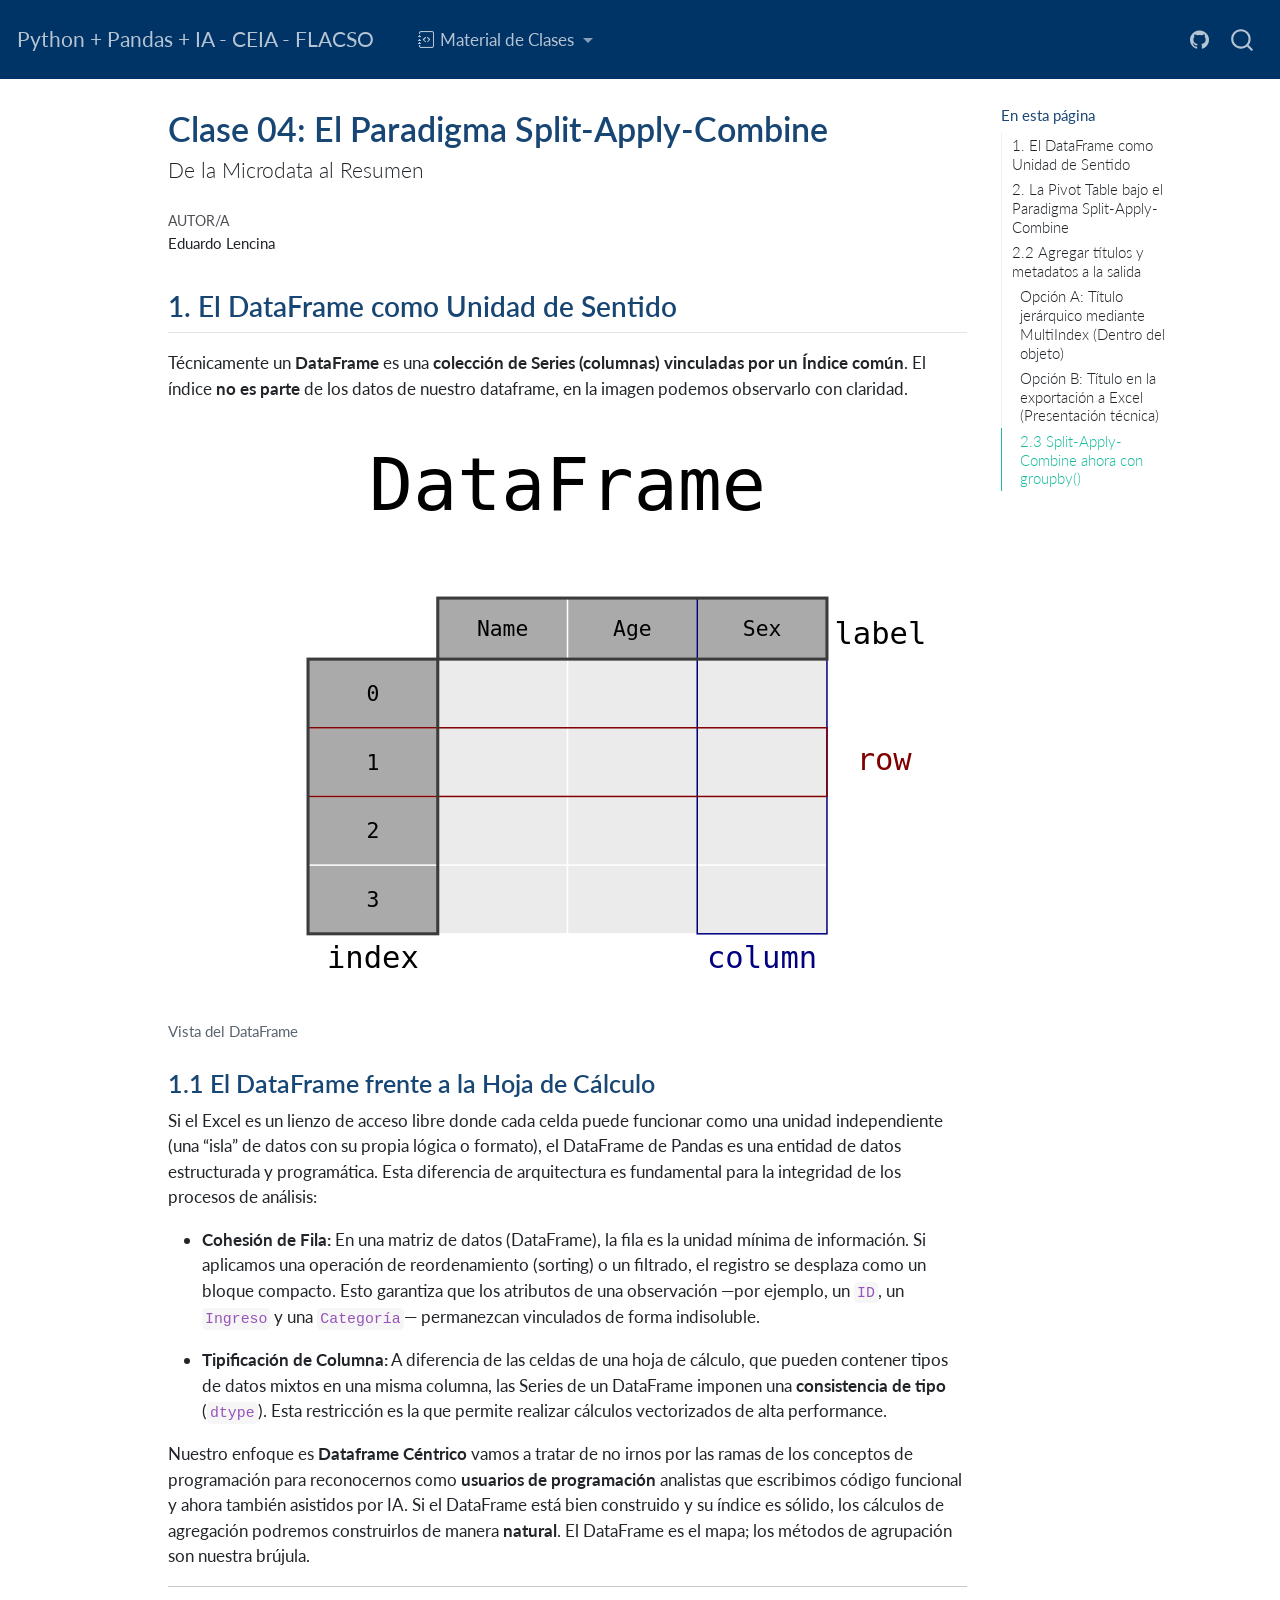
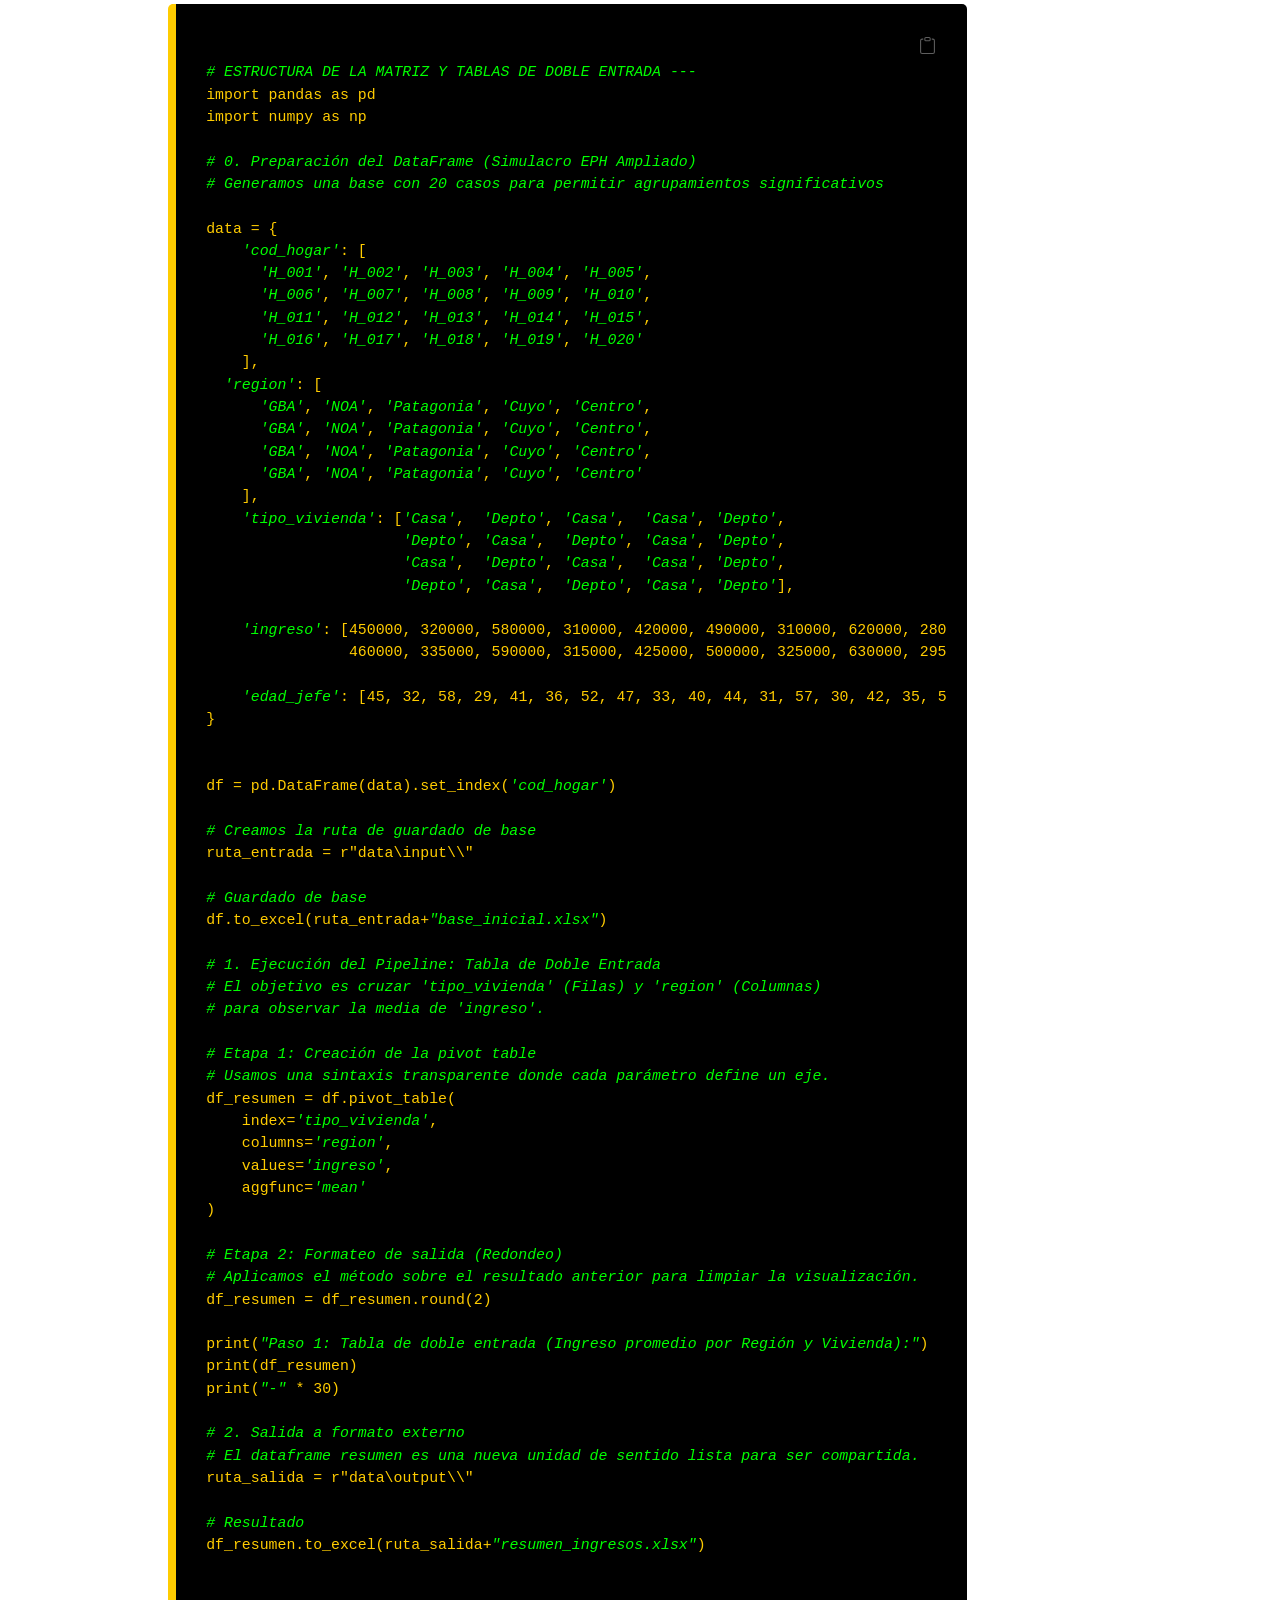
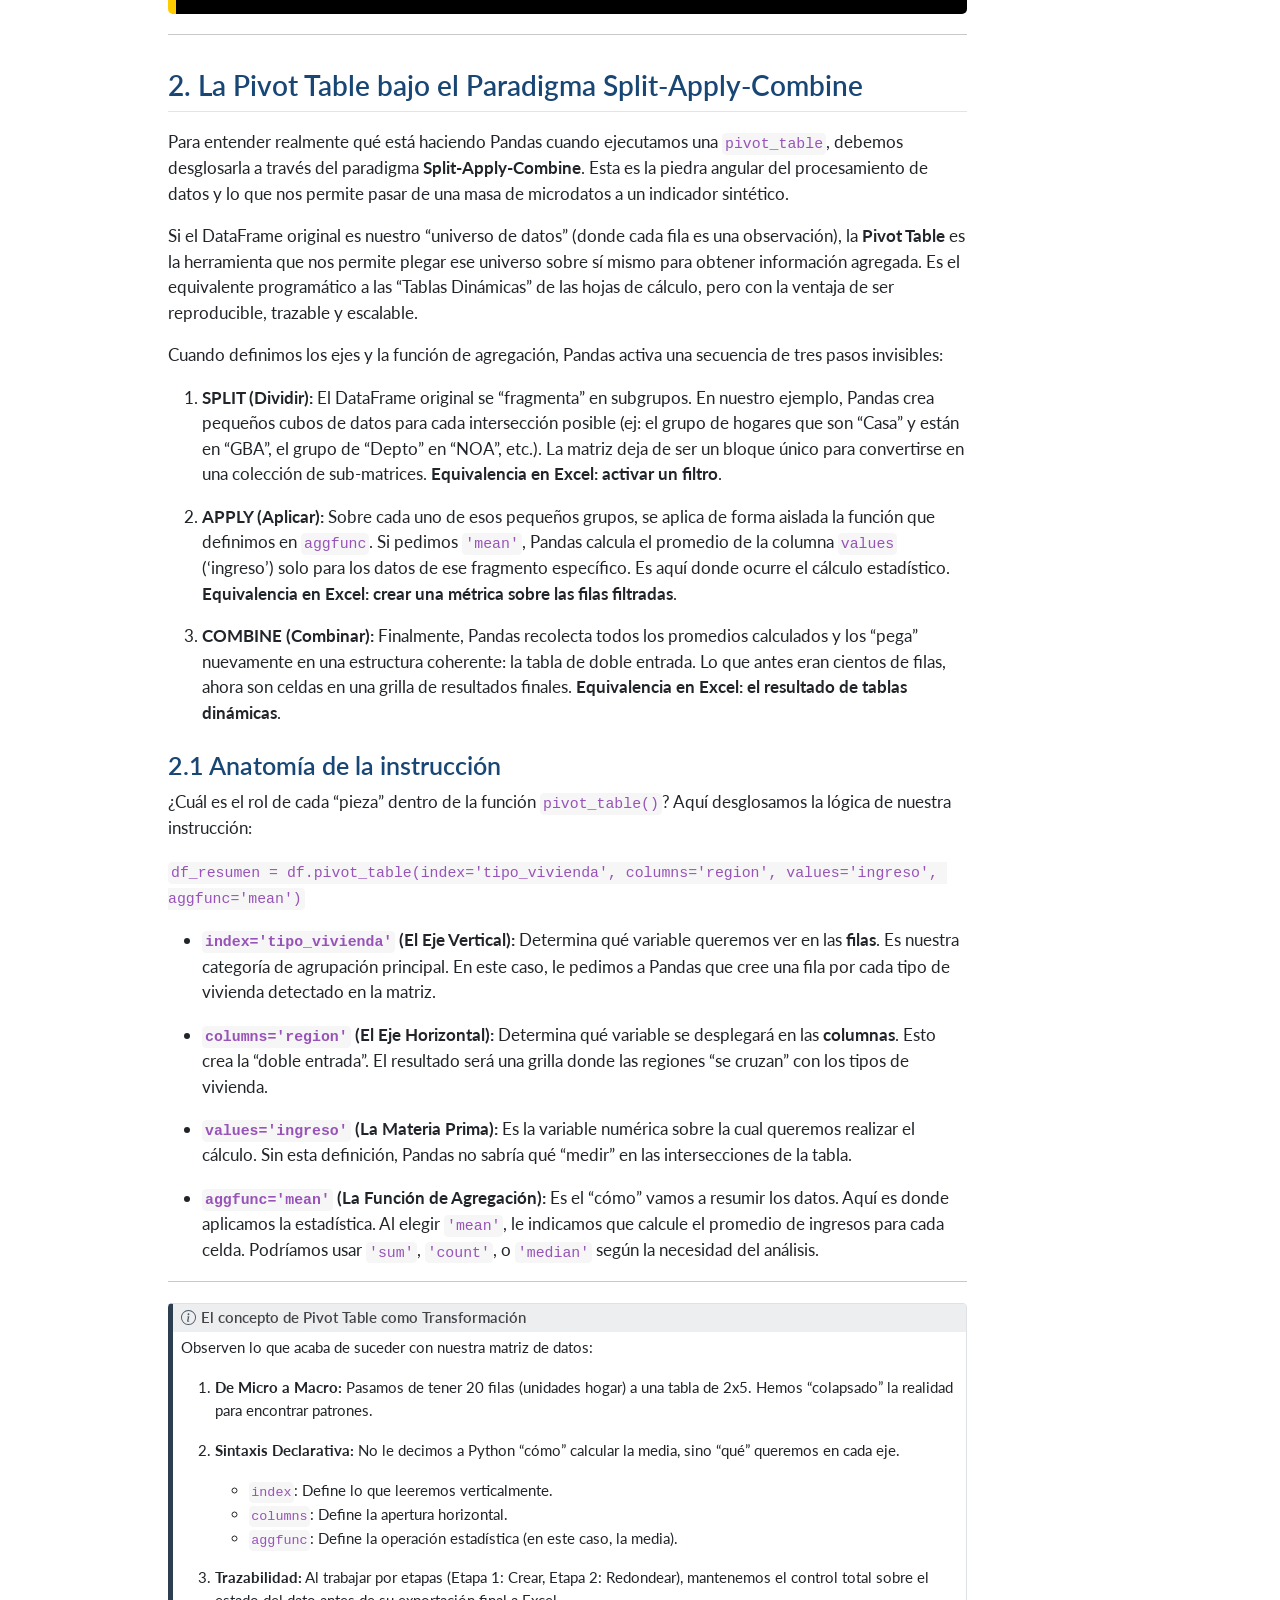
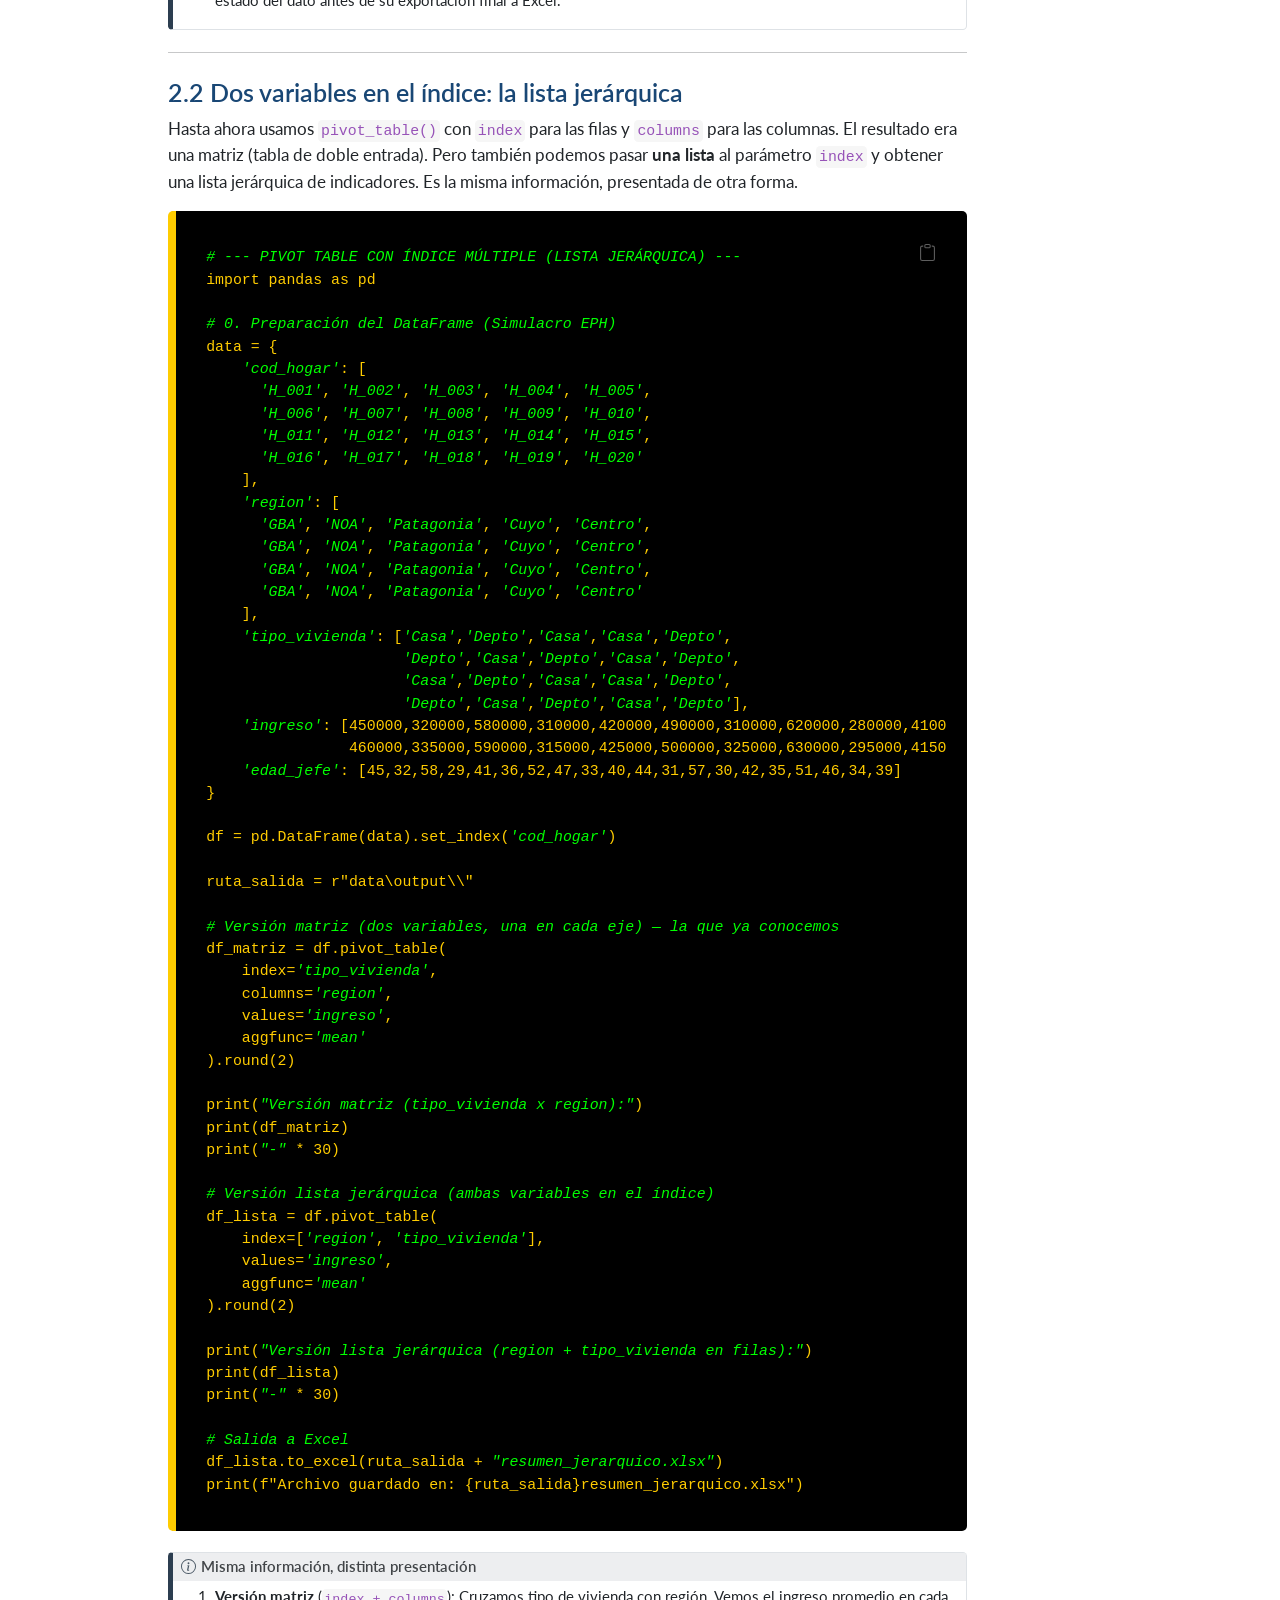
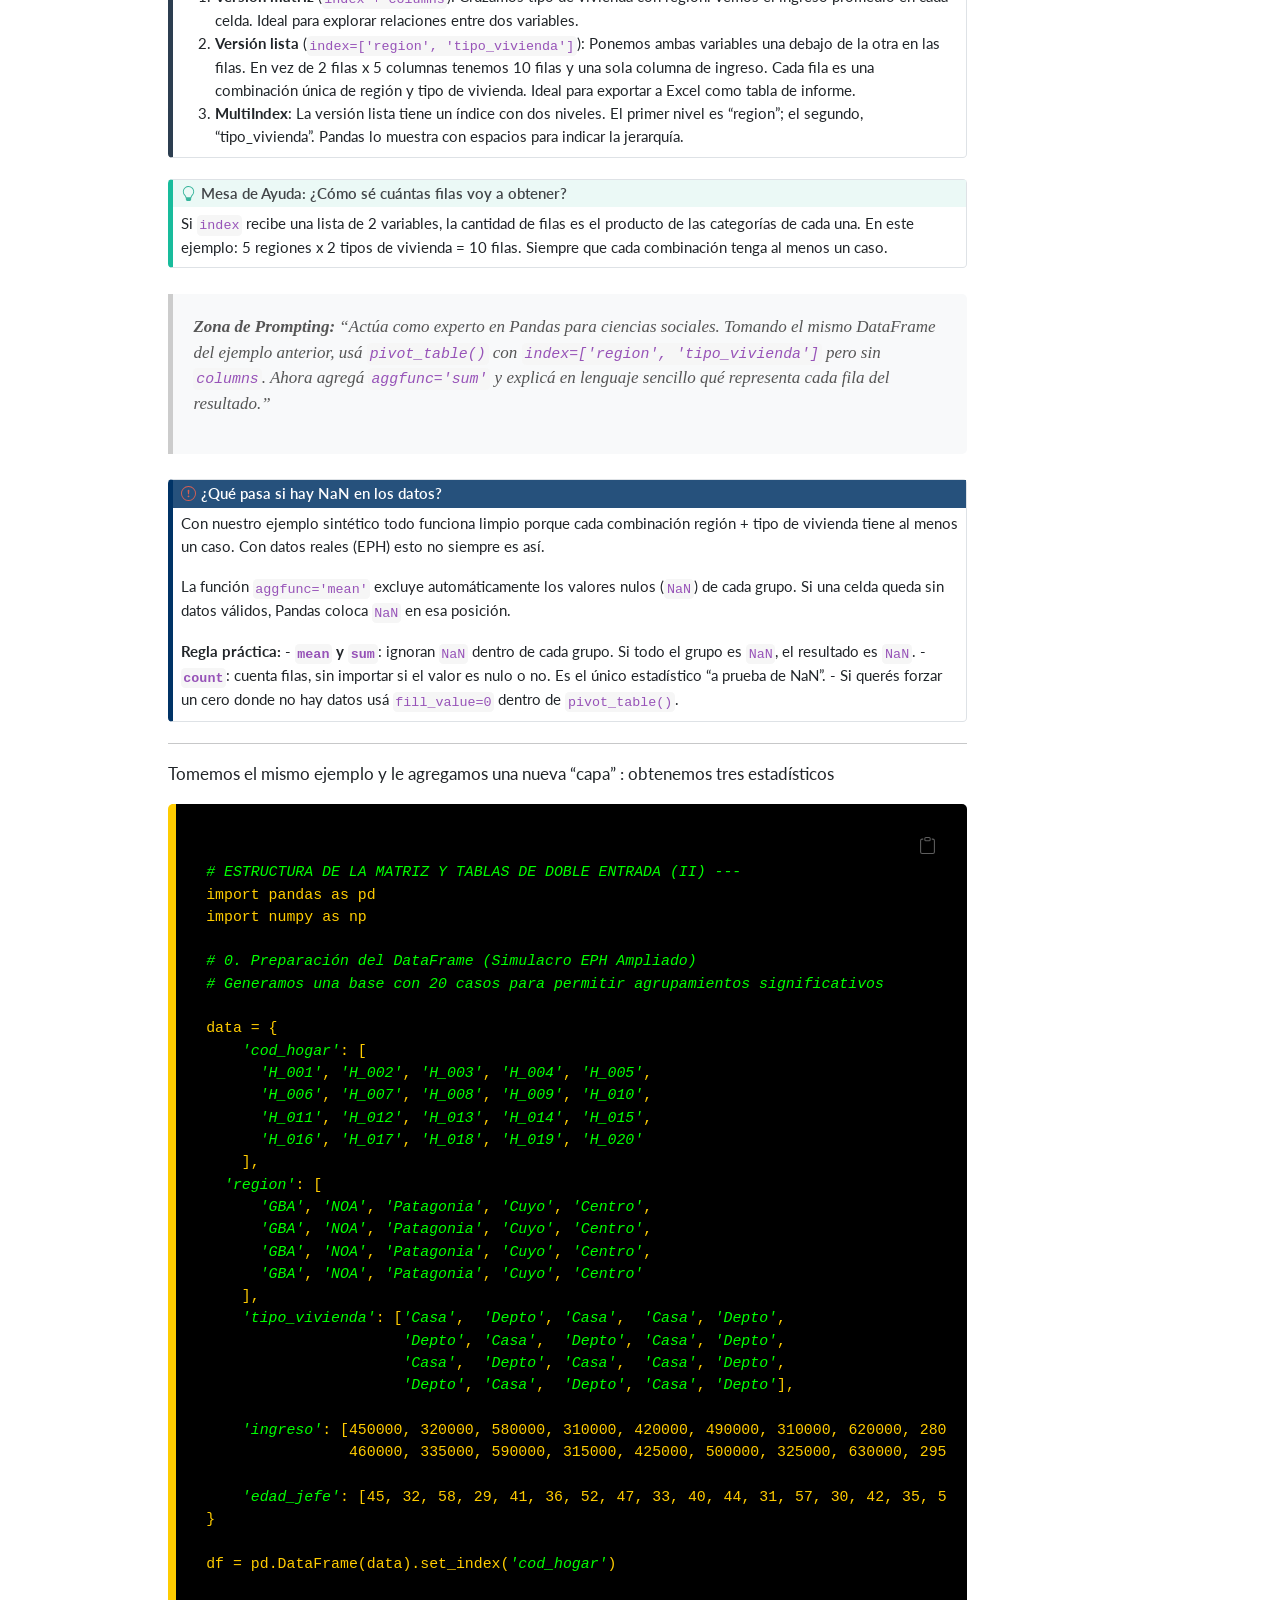
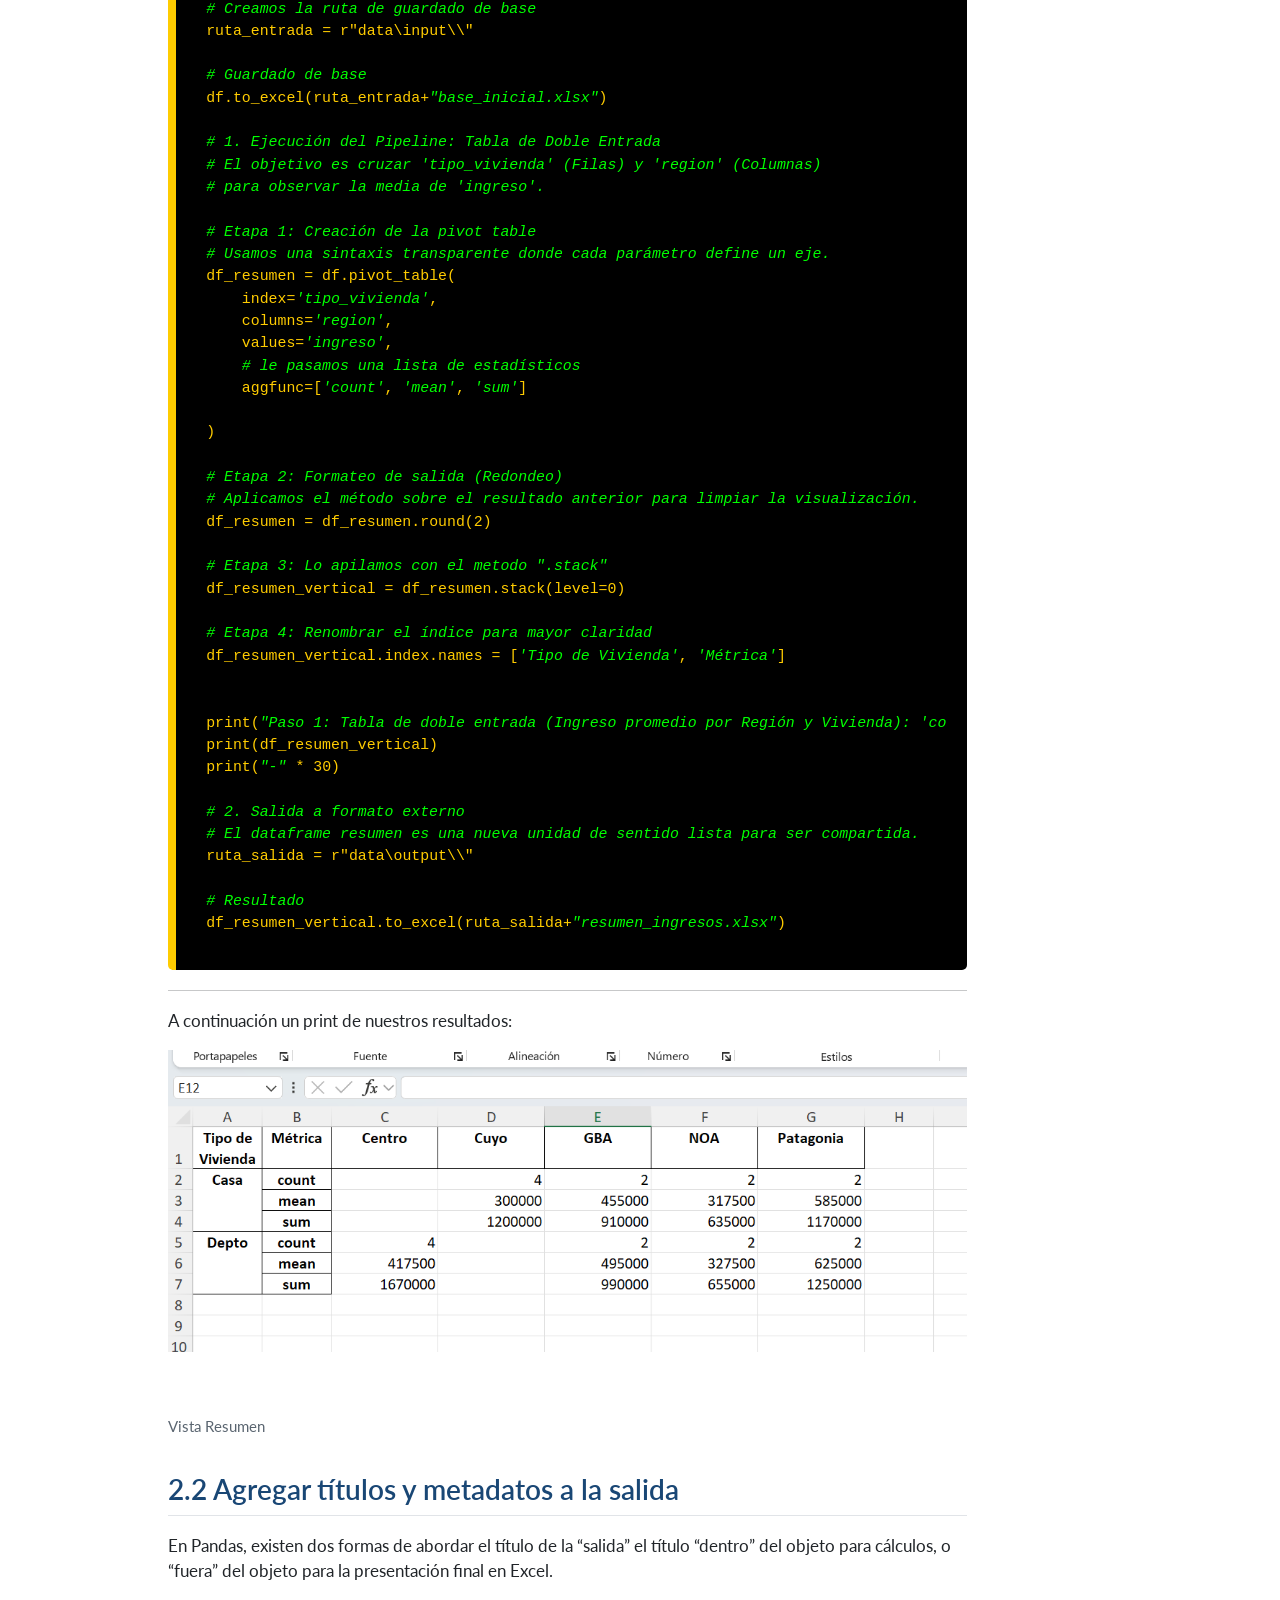
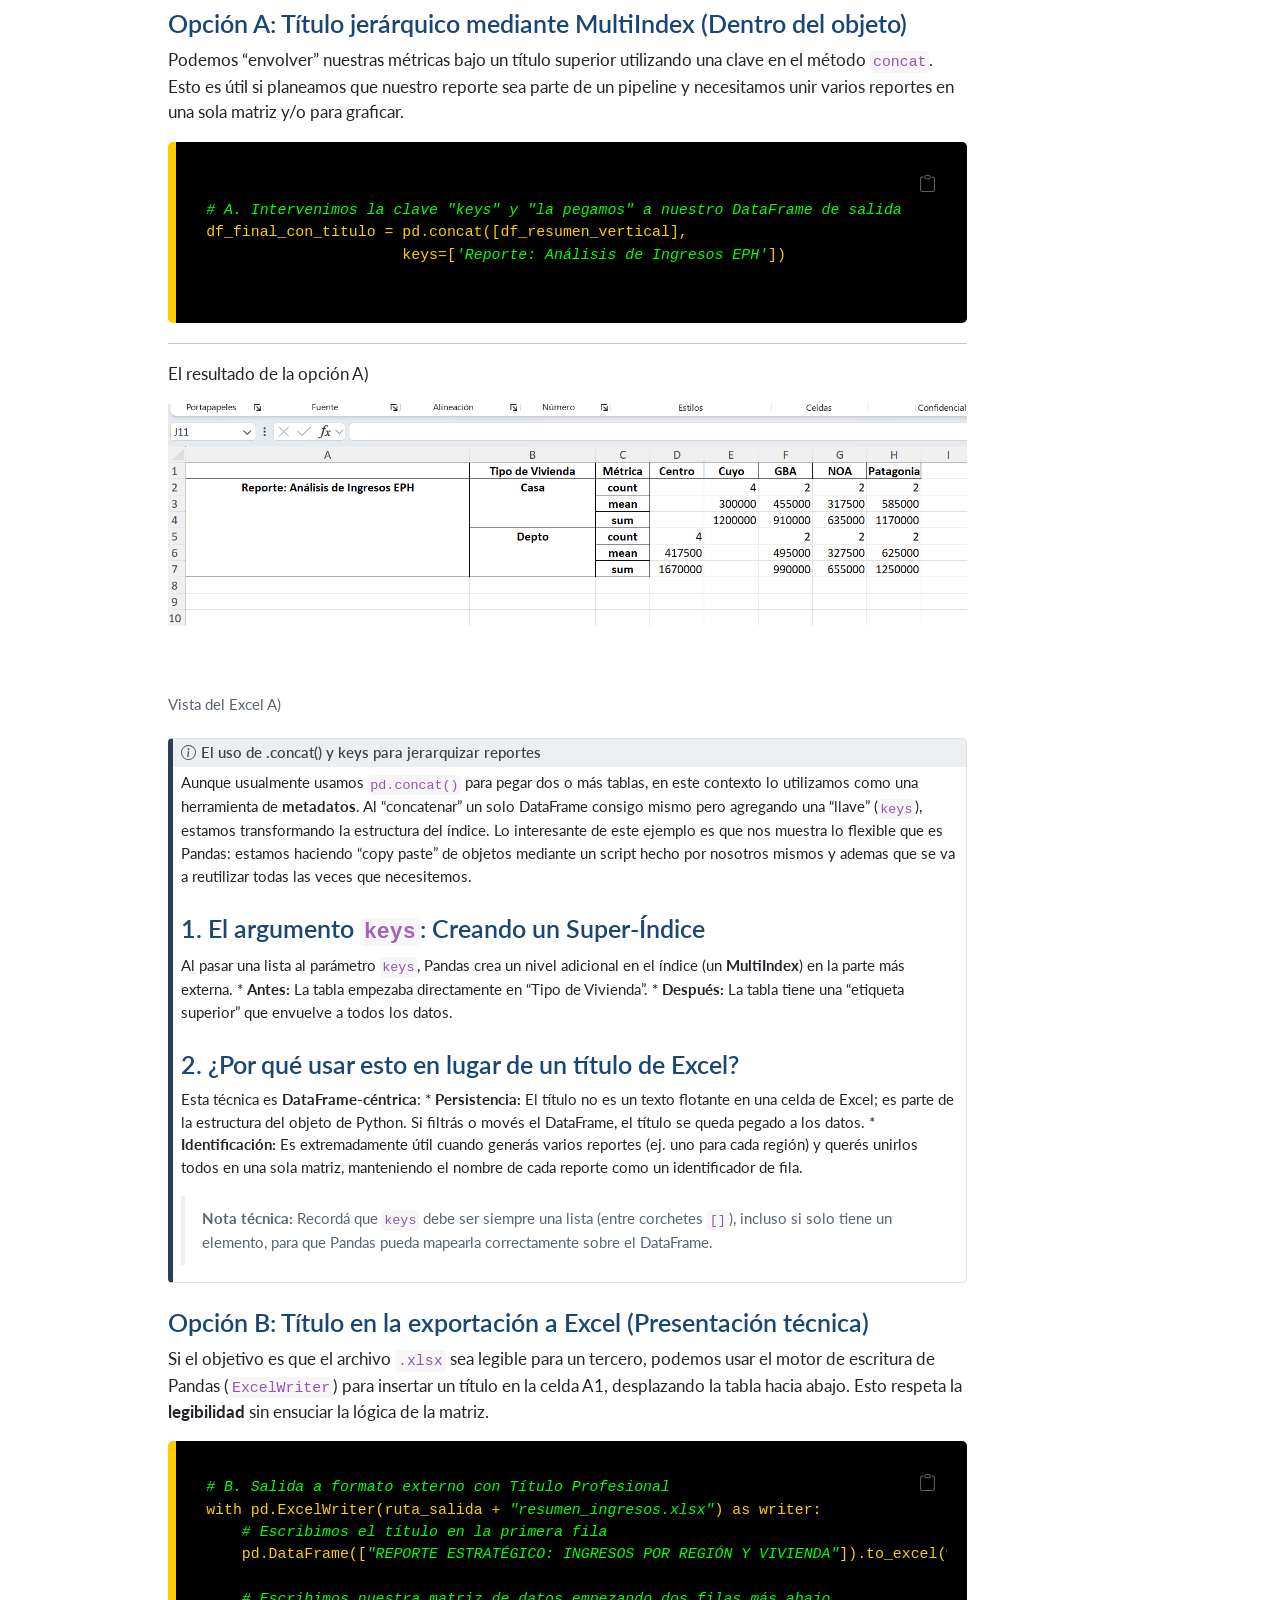
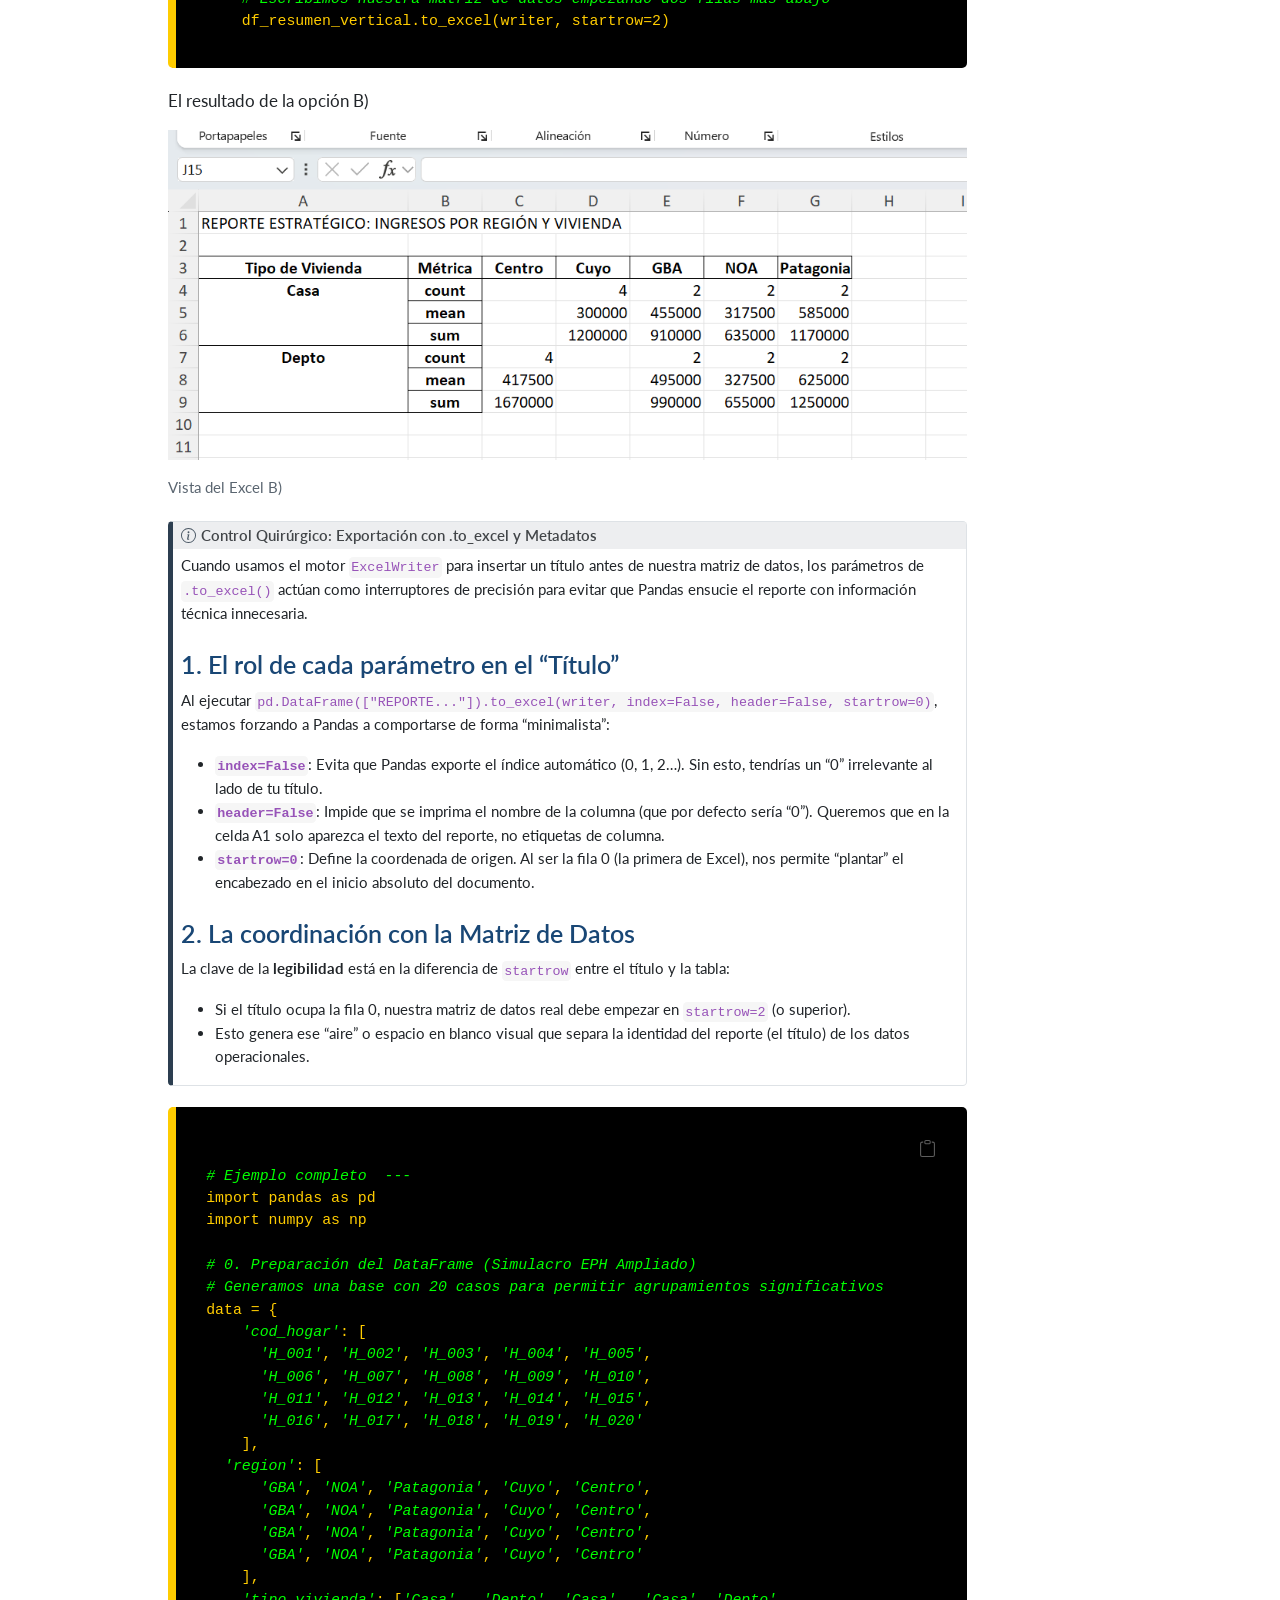
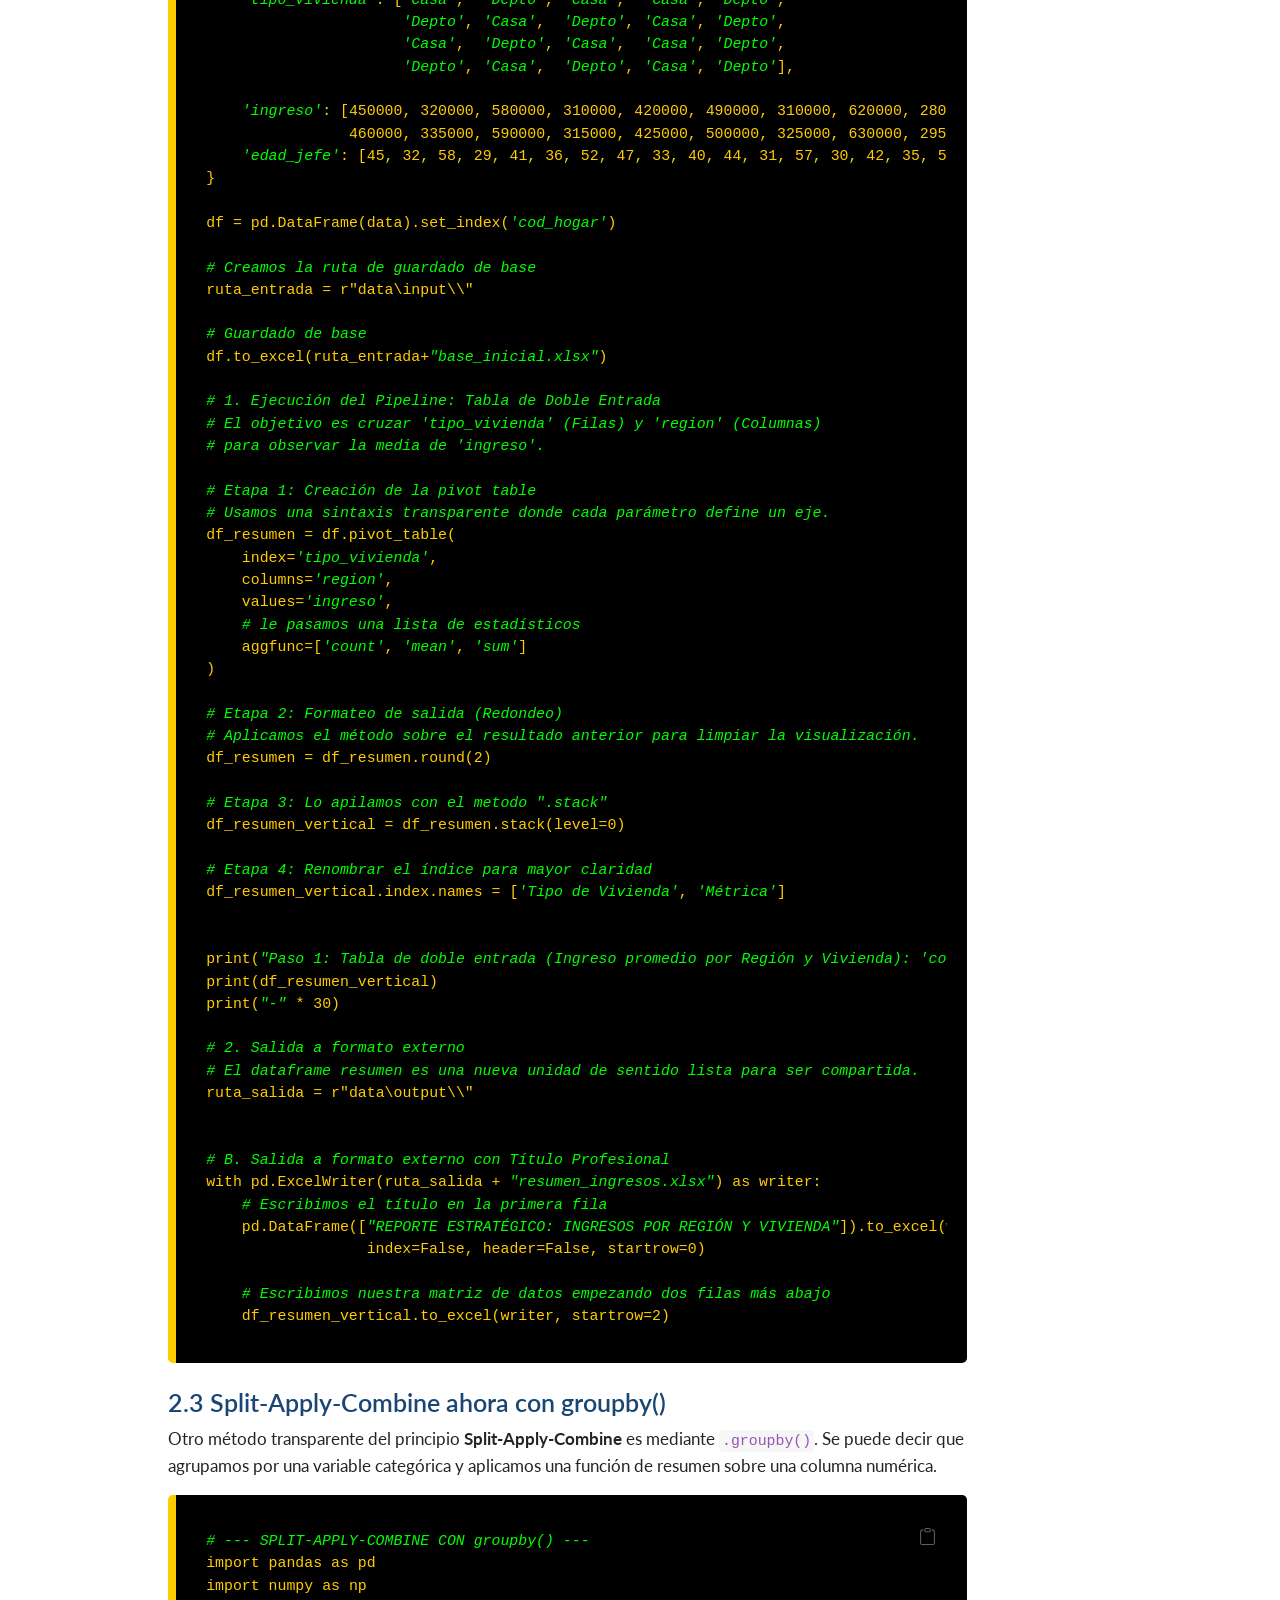
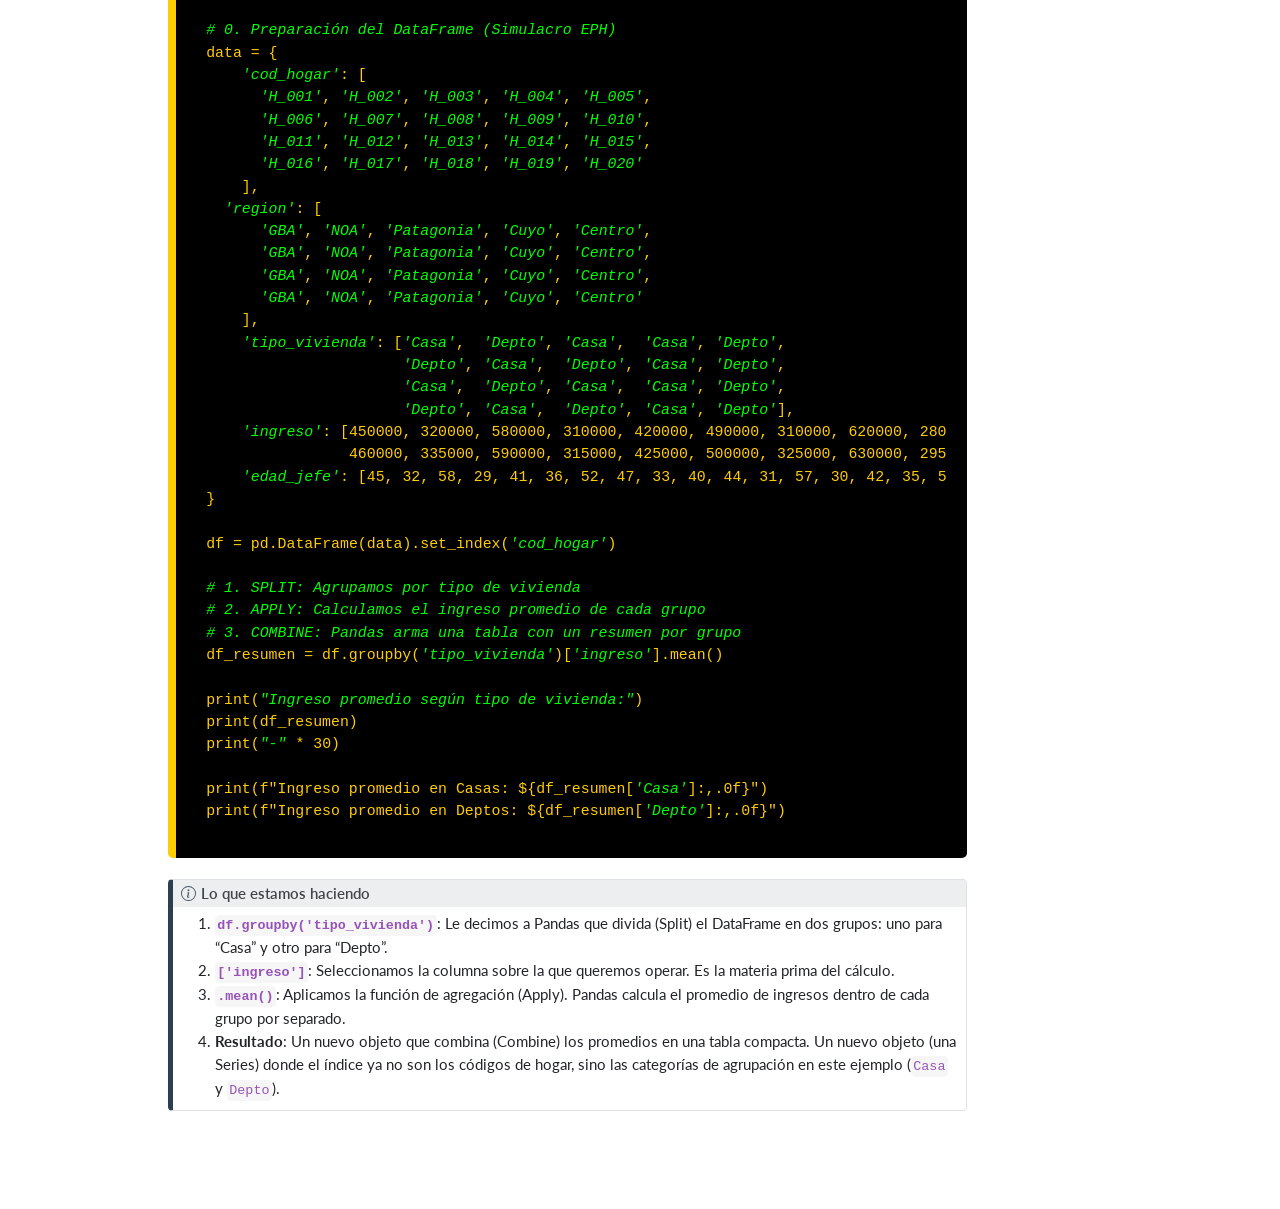
<file: docs/clase_04.html>
<!DOCTYPE html>
<html xmlns="http://www.w3.org/1999/xhtml" lang="es" xml:lang="es"><head>

<meta charset="utf-8">
<meta name="generator" content="quarto-1.3.450">

<meta name="viewport" content="width=device-width, initial-scale=1.0, user-scalable=yes">

<meta name="author" content="Eduardo Lencina">

<title>Python + Pandas + IA - CEIA - FLACSO - Clase 04: El Paradigma Split-Apply-Combine</title>
<style>
code{white-space: pre-wrap;}
span.smallcaps{font-variant: small-caps;}
div.columns{display: flex; gap: min(4vw, 1.5em);}
div.column{flex: auto; overflow-x: auto;}
div.hanging-indent{margin-left: 1.5em; text-indent: -1.5em;}
ul.task-list{list-style: none;}
ul.task-list li input[type="checkbox"] {
  width: 0.8em;
  margin: 0 0.8em 0.2em -1em; /* quarto-specific, see https://github.com/quarto-dev/quarto-cli/issues/4556 */ 
  vertical-align: middle;
}
/* CSS for syntax highlighting */
pre > code.sourceCode { white-space: pre; position: relative; }
pre > code.sourceCode > span { display: inline-block; line-height: 1.25; }
pre > code.sourceCode > span:empty { height: 1.2em; }
.sourceCode { overflow: visible; }
code.sourceCode > span { color: inherit; text-decoration: inherit; }
div.sourceCode { margin: 1em 0; }
pre.sourceCode { margin: 0; }
@media screen {
div.sourceCode { overflow: auto; }
}
@media print {
pre > code.sourceCode { white-space: pre-wrap; }
pre > code.sourceCode > span { text-indent: -5em; padding-left: 5em; }
}
pre.numberSource code
  { counter-reset: source-line 0; }
pre.numberSource code > span
  { position: relative; left: -4em; counter-increment: source-line; }
pre.numberSource code > span > a:first-child::before
  { content: counter(source-line);
    position: relative; left: -1em; text-align: right; vertical-align: baseline;
    border: none; display: inline-block;
    -webkit-touch-callout: none; -webkit-user-select: none;
    -khtml-user-select: none; -moz-user-select: none;
    -ms-user-select: none; user-select: none;
    padding: 0 4px; width: 4em;
  }
pre.numberSource { margin-left: 3em;  padding-left: 4px; }
div.sourceCode
  {   }
@media screen {
pre > code.sourceCode > span > a:first-child::before { text-decoration: underline; }
}
</style>


<script src="site_libs/quarto-nav/quarto-nav.js"></script>
<script src="site_libs/quarto-nav/headroom.min.js"></script>
<script src="site_libs/clipboard/clipboard.min.js"></script>
<script src="site_libs/quarto-search/autocomplete.umd.js"></script>
<script src="site_libs/quarto-search/fuse.min.js"></script>
<script src="site_libs/quarto-search/quarto-search.js"></script>
<meta name="quarto:offset" content="./">
<script src="site_libs/quarto-html/quarto.js"></script>
<script src="site_libs/quarto-html/popper.min.js"></script>
<script src="site_libs/quarto-html/tippy.umd.min.js"></script>
<script src="site_libs/quarto-html/anchor.min.js"></script>
<link href="site_libs/quarto-html/tippy.css" rel="stylesheet">
<link href="site_libs/quarto-html/quarto-syntax-highlighting.css" rel="stylesheet" id="quarto-text-highlighting-styles">
<script src="site_libs/bootstrap/bootstrap.min.js"></script>
<link href="site_libs/bootstrap/bootstrap-icons.css" rel="stylesheet">
<link href="site_libs/bootstrap/bootstrap.min.css" rel="stylesheet" id="quarto-bootstrap" data-mode="light">
<script id="quarto-search-options" type="application/json">{
  "location": "navbar",
  "copy-button": false,
  "collapse-after": 3,
  "panel-placement": "end",
  "type": "overlay",
  "limit": 20,
  "language": {
    "search-no-results-text": "Sin resultados",
    "search-matching-documents-text": "documentos encontrados",
    "search-copy-link-title": "Copiar el enlace en la búsqueda",
    "search-hide-matches-text": "Ocultar resultados adicionales",
    "search-more-match-text": "resultado adicional en este documento",
    "search-more-matches-text": "resultados adicionales en este documento",
    "search-clear-button-title": "Borrar",
    "search-detached-cancel-button-title": "Cancelar",
    "search-submit-button-title": "Enviar",
    "search-label": "Buscar"
  }
}</script>


<link rel="stylesheet" href="styles.css">
</head>

<body class="nav-fixed">

<div id="quarto-search-results"></div>
  <header id="quarto-header" class="headroom fixed-top">
    <nav class="navbar navbar-expand-lg navbar-dark ">
      <div class="navbar-container container-fluid">
      <div class="navbar-brand-container">
    <a class="navbar-brand" href="./index.html">
    <span class="navbar-title">Python + Pandas + IA - CEIA - FLACSO</span>
    </a>
  </div>
            <div id="quarto-search" class="" title="Buscar"></div>
          <button class="navbar-toggler" type="button" data-bs-toggle="collapse" data-bs-target="#navbarCollapse" aria-controls="navbarCollapse" aria-expanded="false" aria-label="Navegación de palanca" onclick="if (window.quartoToggleHeadroom) { window.quartoToggleHeadroom(); }">
  <span class="navbar-toggler-icon"></span>
</button>
          <div class="collapse navbar-collapse" id="navbarCollapse">
            <ul class="navbar-nav navbar-nav-scroll me-auto">
  <li class="nav-item dropdown ">
    <a class="nav-link dropdown-toggle" href="#" id="nav-menu-material-de-clases" role="button" data-bs-toggle="dropdown" aria-expanded="false" rel="" target="">
      <i class="bi bi-journal-code" role="img">
</i> 
 <span class="menu-text">Material de Clases</span>
    </a>
    <ul class="dropdown-menu" aria-labelledby="nav-menu-material-de-clases">    
        <li>
    <a class="dropdown-item" href="./clase_01.html" rel="" target="">
 <span class="dropdown-text">Clase 01: El Ecosistema</span></a>
  </li>  
        <li>
    <a class="dropdown-item" href="./clase_02.html" rel="" target="">
 <span class="dropdown-text">Clase 02: Python + Pandas</span></a>
  </li>  
        <li>
    <a class="dropdown-item" href="./clase_03.html" rel="" target="">
 <span class="dropdown-text">Clase 03: Selección de Datos</span></a>
  </li>  
        <li>
    <a class="dropdown-item" href="./clase_04.html" rel="" target="">
 <span class="dropdown-text">Clase 04: Split-Apply-Combine</span></a>
  </li>  
        <li>
    <a class="dropdown-item" href="./clase_05.html" rel="" target="">
 <span class="dropdown-text">Clase 05: Edición y Tratamiento de Valores Ausentes</span></a>
  </li>  
        <li>
    <a class="dropdown-item" href="./clase_06.html" rel="" target="">
 <span class="dropdown-text">Clase 06: Habilidades y OpenCode</span></a>
  </li>  
        <li>
    <a class="dropdown-item" href="./clase_07.html" rel="" target="">
 <span class="dropdown-text">Clase 07: Variables categóricas y Ediciones + Normalización</span></a>
  </li>  
    </ul>
  </li>
</ul>
            <ul class="navbar-nav navbar-nav-scroll ms-auto">
  <li class="nav-item compact">
    <a class="nav-link" href="https://github.com/EduardoQuantum/CeiaPython.git" rel="" target=""><i class="bi bi-github" role="img" aria-label="GitHub">
</i> 
 <span class="menu-text"></span></a>
  </li>  
</ul>
            <div class="quarto-navbar-tools">
</div>
          </div> <!-- /navcollapse -->
      </div> <!-- /container-fluid -->
    </nav>
</header>
<!-- content -->
<div id="quarto-content" class="quarto-container page-columns page-rows-contents page-layout-article page-navbar">
<!-- sidebar -->
<!-- margin-sidebar -->
    <div id="quarto-margin-sidebar" class="sidebar margin-sidebar">
        <nav id="TOC" role="doc-toc" class="toc-active">
    <h2 id="toc-title">En esta página</h2>
   
  <ul>
  <li><a href="#el-dataframe-como-unidad-de-sentido" id="toc-el-dataframe-como-unidad-de-sentido" class="nav-link active" data-scroll-target="#el-dataframe-como-unidad-de-sentido">1. El DataFrame como Unidad de Sentido</a>
  <ul class="collapse">
  <li><a href="#el-dataframe-frente-a-la-hoja-de-cálculo" id="toc-el-dataframe-frente-a-la-hoja-de-cálculo" class="nav-link" data-scroll-target="#el-dataframe-frente-a-la-hoja-de-cálculo">1.1 El DataFrame frente a la Hoja de Cálculo</a></li>
  </ul></li>
  <li><a href="#la-pivot-table-bajo-el-paradigma-split-apply-combine" id="toc-la-pivot-table-bajo-el-paradigma-split-apply-combine" class="nav-link" data-scroll-target="#la-pivot-table-bajo-el-paradigma-split-apply-combine">2. La Pivot Table bajo el Paradigma Split-Apply-Combine</a>
  <ul class="collapse">
  <li><a href="#anatomía-de-la-instrucción" id="toc-anatomía-de-la-instrucción" class="nav-link" data-scroll-target="#anatomía-de-la-instrucción">2.1 Anatomía de la instrucción</a></li>
  <li><a href="#dos-variables-en-el-índice-la-lista-jerárquica" id="toc-dos-variables-en-el-índice-la-lista-jerárquica" class="nav-link" data-scroll-target="#dos-variables-en-el-índice-la-lista-jerárquica">2.2 Dos variables en el índice: la lista jerárquica</a></li>
  </ul></li>
  <li><a href="#agregar-títulos-y-metadatos-a-la-salida" id="toc-agregar-títulos-y-metadatos-a-la-salida" class="nav-link" data-scroll-target="#agregar-títulos-y-metadatos-a-la-salida">2.2 Agregar títulos y metadatos a la salida</a>
  <ul class="collapse">
  <li><a href="#opción-a-título-jerárquico-mediante-multiindex-dentro-del-objeto" id="toc-opción-a-título-jerárquico-mediante-multiindex-dentro-del-objeto" class="nav-link" data-scroll-target="#opción-a-título-jerárquico-mediante-multiindex-dentro-del-objeto">Opción A: Título jerárquico mediante MultiIndex (Dentro del objeto)</a></li>
  <li><a href="#opción-b-título-en-la-exportación-a-excel-presentación-técnica" id="toc-opción-b-título-en-la-exportación-a-excel-presentación-técnica" class="nav-link" data-scroll-target="#opción-b-título-en-la-exportación-a-excel-presentación-técnica">Opción B: Título en la exportación a Excel (Presentación técnica)</a></li>
  <li><a href="#split-apply-combine-ahora-con-groupby" id="toc-split-apply-combine-ahora-con-groupby" class="nav-link" data-scroll-target="#split-apply-combine-ahora-con-groupby">2.3 Split-Apply-Combine ahora con groupby()</a></li>
  </ul></li>
  </ul>
</nav>
    </div>
<!-- main -->
<main class="content" id="quarto-document-content">

<header id="title-block-header" class="quarto-title-block default">
<div class="quarto-title">
<h1 class="title">Clase 04: El Paradigma Split-Apply-Combine</h1>
<p class="subtitle lead">De la Microdata al Resumen</p>
</div>



<div class="quarto-title-meta">

    <div>
    <div class="quarto-title-meta-heading">Autor/a</div>
    <div class="quarto-title-meta-contents">
             <p>Eduardo Lencina </p>
          </div>
  </div>
    
  
    
  </div>
  

</header>

<section id="el-dataframe-como-unidad-de-sentido" class="level2">
<h2 class="anchored" data-anchor-id="el-dataframe-como-unidad-de-sentido">1. El DataFrame como Unidad de Sentido</h2>
<p>Técnicamente un <strong>DataFrame</strong> es una <strong>colección de Series (columnas) vinculadas por un Índice común</strong>. El índice <strong>no es parte</strong> de los datos de nuestro dataframe, en la imagen podemos observarlo con claridad.</p>
<div class="quarto-figure quarto-figure-center">
<figure class="figure">
<p><img src="../imagenes/01_table_dataframe.svg" class="img-fluid figure-img"></p>
<figcaption class="figure-caption">Vista del DataFrame</figcaption>
</figure>
</div>
<section id="el-dataframe-frente-a-la-hoja-de-cálculo" class="level3">
<h3 class="anchored" data-anchor-id="el-dataframe-frente-a-la-hoja-de-cálculo">1.1 El DataFrame frente a la Hoja de Cálculo</h3>
<p>Si el Excel es un lienzo de acceso libre donde cada celda puede funcionar como una unidad independiente (una “isla” de datos con su propia lógica o formato), el DataFrame de Pandas es una entidad de datos estructurada y programática. Esta diferencia de arquitectura es fundamental para la integridad de los procesos de análisis:</p>
<ul>
<li><p><strong>Cohesión de Fila:</strong> En una matriz de datos (DataFrame), la fila es la unidad mínima de información. Si aplicamos una operación de reordenamiento (sorting) o un filtrado, el registro se desplaza como un bloque compacto. Esto garantiza que los atributos de una observación —por ejemplo, un <code>ID</code>, un <code>Ingreso</code> y una <code>Categoría</code>— permanezcan vinculados de forma indisoluble.</p></li>
<li><p><strong>Tipificación de Columna:</strong> A diferencia de las celdas de una hoja de cálculo, que pueden contener tipos de datos mixtos en una misma columna, las Series de un DataFrame imponen una <strong>consistencia de tipo</strong> (<code>dtype</code>). Esta restricción es la que permite realizar cálculos vectorizados de alta performance.</p></li>
</ul>
<p>Nuestro enfoque es <strong>Dataframe Céntrico</strong> vamos a tratar de no irnos por las ramas de los conceptos de programación para reconocernos como <strong>usuarios de programación</strong> analistas que escribimos código funcional y ahora también asistidos por IA. Si el DataFrame está bien construido y su índice es sólido, los cálculos de agregación podremos construirlos de manera <strong>natural</strong>. El DataFrame es el mapa; los métodos de agrupación son nuestra brújula.</p>
<hr>
<div class="monitor-box">
<div class="sourceCode" id="cb1"><pre class="sourceCode python code-with-copy"><code class="sourceCode python"><span id="cb1-1"><a href="#cb1-1" aria-hidden="true" tabindex="-1"></a></span>
<span id="cb1-2"><a href="#cb1-2" aria-hidden="true" tabindex="-1"></a><span class="co"># ESTRUCTURA DE LA MATRIZ Y TABLAS DE DOBLE ENTRADA ---</span></span>
<span id="cb1-3"><a href="#cb1-3" aria-hidden="true" tabindex="-1"></a><span class="im">import</span> pandas <span class="im">as</span> pd</span>
<span id="cb1-4"><a href="#cb1-4" aria-hidden="true" tabindex="-1"></a><span class="im">import</span> numpy <span class="im">as</span> np</span>
<span id="cb1-5"><a href="#cb1-5" aria-hidden="true" tabindex="-1"></a></span>
<span id="cb1-6"><a href="#cb1-6" aria-hidden="true" tabindex="-1"></a><span class="co"># 0. Preparación del DataFrame (Simulacro EPH Ampliado)</span></span>
<span id="cb1-7"><a href="#cb1-7" aria-hidden="true" tabindex="-1"></a><span class="co"># Generamos una base con 20 casos para permitir agrupamientos significativos</span></span>
<span id="cb1-8"><a href="#cb1-8" aria-hidden="true" tabindex="-1"></a></span>
<span id="cb1-9"><a href="#cb1-9" aria-hidden="true" tabindex="-1"></a>data <span class="op">=</span> {</span>
<span id="cb1-10"><a href="#cb1-10" aria-hidden="true" tabindex="-1"></a>    <span class="st">'cod_hogar'</span>: [</span>
<span id="cb1-11"><a href="#cb1-11" aria-hidden="true" tabindex="-1"></a>      <span class="st">'H_001'</span>, <span class="st">'H_002'</span>, <span class="st">'H_003'</span>, <span class="st">'H_004'</span>, <span class="st">'H_005'</span>, </span>
<span id="cb1-12"><a href="#cb1-12" aria-hidden="true" tabindex="-1"></a>      <span class="st">'H_006'</span>, <span class="st">'H_007'</span>, <span class="st">'H_008'</span>, <span class="st">'H_009'</span>, <span class="st">'H_010'</span>, </span>
<span id="cb1-13"><a href="#cb1-13" aria-hidden="true" tabindex="-1"></a>      <span class="st">'H_011'</span>, <span class="st">'H_012'</span>, <span class="st">'H_013'</span>, <span class="st">'H_014'</span>, <span class="st">'H_015'</span>, </span>
<span id="cb1-14"><a href="#cb1-14" aria-hidden="true" tabindex="-1"></a>      <span class="st">'H_016'</span>, <span class="st">'H_017'</span>, <span class="st">'H_018'</span>, <span class="st">'H_019'</span>, <span class="st">'H_020'</span></span>
<span id="cb1-15"><a href="#cb1-15" aria-hidden="true" tabindex="-1"></a>    ],</span>
<span id="cb1-16"><a href="#cb1-16" aria-hidden="true" tabindex="-1"></a>  <span class="st">'region'</span>: [</span>
<span id="cb1-17"><a href="#cb1-17" aria-hidden="true" tabindex="-1"></a>      <span class="st">'GBA'</span>, <span class="st">'NOA'</span>, <span class="st">'Patagonia'</span>, <span class="st">'Cuyo'</span>, <span class="st">'Centro'</span>,</span>
<span id="cb1-18"><a href="#cb1-18" aria-hidden="true" tabindex="-1"></a>      <span class="st">'GBA'</span>, <span class="st">'NOA'</span>, <span class="st">'Patagonia'</span>, <span class="st">'Cuyo'</span>, <span class="st">'Centro'</span>,</span>
<span id="cb1-19"><a href="#cb1-19" aria-hidden="true" tabindex="-1"></a>      <span class="st">'GBA'</span>, <span class="st">'NOA'</span>, <span class="st">'Patagonia'</span>, <span class="st">'Cuyo'</span>, <span class="st">'Centro'</span>,</span>
<span id="cb1-20"><a href="#cb1-20" aria-hidden="true" tabindex="-1"></a>      <span class="st">'GBA'</span>, <span class="st">'NOA'</span>, <span class="st">'Patagonia'</span>, <span class="st">'Cuyo'</span>, <span class="st">'Centro'</span></span>
<span id="cb1-21"><a href="#cb1-21" aria-hidden="true" tabindex="-1"></a>    ],</span>
<span id="cb1-22"><a href="#cb1-22" aria-hidden="true" tabindex="-1"></a>    <span class="st">'tipo_vivienda'</span>: [<span class="st">'Casa'</span>,  <span class="st">'Depto'</span>, <span class="st">'Casa'</span>,  <span class="st">'Casa'</span>, <span class="st">'Depto'</span>, </span>
<span id="cb1-23"><a href="#cb1-23" aria-hidden="true" tabindex="-1"></a>                      <span class="st">'Depto'</span>, <span class="st">'Casa'</span>,  <span class="st">'Depto'</span>, <span class="st">'Casa'</span>, <span class="st">'Depto'</span>,</span>
<span id="cb1-24"><a href="#cb1-24" aria-hidden="true" tabindex="-1"></a>                      <span class="st">'Casa'</span>,  <span class="st">'Depto'</span>, <span class="st">'Casa'</span>,  <span class="st">'Casa'</span>, <span class="st">'Depto'</span>, </span>
<span id="cb1-25"><a href="#cb1-25" aria-hidden="true" tabindex="-1"></a>                      <span class="st">'Depto'</span>, <span class="st">'Casa'</span>,  <span class="st">'Depto'</span>, <span class="st">'Casa'</span>, <span class="st">'Depto'</span>],</span>
<span id="cb1-26"><a href="#cb1-26" aria-hidden="true" tabindex="-1"></a></span>
<span id="cb1-27"><a href="#cb1-27" aria-hidden="true" tabindex="-1"></a>    <span class="st">'ingreso'</span>: [<span class="dv">450000</span>, <span class="dv">320000</span>, <span class="dv">580000</span>, <span class="dv">310000</span>, <span class="dv">420000</span>, <span class="dv">490000</span>, <span class="dv">310000</span>, <span class="dv">620000</span>, <span class="dv">280000</span>, <span class="dv">410000</span>,</span>
<span id="cb1-28"><a href="#cb1-28" aria-hidden="true" tabindex="-1"></a>                <span class="dv">460000</span>, <span class="dv">335000</span>, <span class="dv">590000</span>, <span class="dv">315000</span>, <span class="dv">425000</span>, <span class="dv">500000</span>, <span class="dv">325000</span>, <span class="dv">630000</span>, <span class="dv">295000</span>, <span class="dv">415000</span>],</span>
<span id="cb1-29"><a href="#cb1-29" aria-hidden="true" tabindex="-1"></a></span>
<span id="cb1-30"><a href="#cb1-30" aria-hidden="true" tabindex="-1"></a>    <span class="st">'edad_jefe'</span>: [<span class="dv">45</span>, <span class="dv">32</span>, <span class="dv">58</span>, <span class="dv">29</span>, <span class="dv">41</span>, <span class="dv">36</span>, <span class="dv">52</span>, <span class="dv">47</span>, <span class="dv">33</span>, <span class="dv">40</span>, <span class="dv">44</span>, <span class="dv">31</span>, <span class="dv">57</span>, <span class="dv">30</span>, <span class="dv">42</span>, <span class="dv">35</span>, <span class="dv">51</span>, <span class="dv">46</span>, <span class="dv">34</span>, <span class="dv">39</span>]</span>
<span id="cb1-31"><a href="#cb1-31" aria-hidden="true" tabindex="-1"></a>}</span>
<span id="cb1-32"><a href="#cb1-32" aria-hidden="true" tabindex="-1"></a></span>
<span id="cb1-33"><a href="#cb1-33" aria-hidden="true" tabindex="-1"></a></span>
<span id="cb1-34"><a href="#cb1-34" aria-hidden="true" tabindex="-1"></a>df <span class="op">=</span> pd.DataFrame(data).set_index(<span class="st">'cod_hogar'</span>)</span>
<span id="cb1-35"><a href="#cb1-35" aria-hidden="true" tabindex="-1"></a></span>
<span id="cb1-36"><a href="#cb1-36" aria-hidden="true" tabindex="-1"></a><span class="co"># Creamos la ruta de guardado de base </span></span>
<span id="cb1-37"><a href="#cb1-37" aria-hidden="true" tabindex="-1"></a>ruta_entrada <span class="op">=</span> <span class="vs">r"data\input\\"</span></span>
<span id="cb1-38"><a href="#cb1-38" aria-hidden="true" tabindex="-1"></a></span>
<span id="cb1-39"><a href="#cb1-39" aria-hidden="true" tabindex="-1"></a><span class="co"># Guardado de base </span></span>
<span id="cb1-40"><a href="#cb1-40" aria-hidden="true" tabindex="-1"></a>df.to_excel(ruta_entrada<span class="op">+</span><span class="st">"base_inicial.xlsx"</span>)</span>
<span id="cb1-41"><a href="#cb1-41" aria-hidden="true" tabindex="-1"></a></span>
<span id="cb1-42"><a href="#cb1-42" aria-hidden="true" tabindex="-1"></a><span class="co"># 1. Ejecución del Pipeline: Tabla de Doble Entrada</span></span>
<span id="cb1-43"><a href="#cb1-43" aria-hidden="true" tabindex="-1"></a><span class="co"># El objetivo es cruzar 'tipo_vivienda' (Filas) y 'region' (Columnas) </span></span>
<span id="cb1-44"><a href="#cb1-44" aria-hidden="true" tabindex="-1"></a><span class="co"># para observar la media de 'ingreso'.</span></span>
<span id="cb1-45"><a href="#cb1-45" aria-hidden="true" tabindex="-1"></a></span>
<span id="cb1-46"><a href="#cb1-46" aria-hidden="true" tabindex="-1"></a><span class="co"># Etapa 1: Creación de la pivot table</span></span>
<span id="cb1-47"><a href="#cb1-47" aria-hidden="true" tabindex="-1"></a><span class="co"># Usamos una sintaxis transparente donde cada parámetro define un eje.</span></span>
<span id="cb1-48"><a href="#cb1-48" aria-hidden="true" tabindex="-1"></a>df_resumen <span class="op">=</span> df.pivot_table(</span>
<span id="cb1-49"><a href="#cb1-49" aria-hidden="true" tabindex="-1"></a>    index<span class="op">=</span><span class="st">'tipo_vivienda'</span>, </span>
<span id="cb1-50"><a href="#cb1-50" aria-hidden="true" tabindex="-1"></a>    columns<span class="op">=</span><span class="st">'region'</span>, </span>
<span id="cb1-51"><a href="#cb1-51" aria-hidden="true" tabindex="-1"></a>    values<span class="op">=</span><span class="st">'ingreso'</span>, </span>
<span id="cb1-52"><a href="#cb1-52" aria-hidden="true" tabindex="-1"></a>    aggfunc<span class="op">=</span><span class="st">'mean'</span></span>
<span id="cb1-53"><a href="#cb1-53" aria-hidden="true" tabindex="-1"></a>)</span>
<span id="cb1-54"><a href="#cb1-54" aria-hidden="true" tabindex="-1"></a></span>
<span id="cb1-55"><a href="#cb1-55" aria-hidden="true" tabindex="-1"></a><span class="co"># Etapa 2: Formateo de salida (Redondeo)</span></span>
<span id="cb1-56"><a href="#cb1-56" aria-hidden="true" tabindex="-1"></a><span class="co"># Aplicamos el método sobre el resultado anterior para limpiar la visualización.</span></span>
<span id="cb1-57"><a href="#cb1-57" aria-hidden="true" tabindex="-1"></a>df_resumen <span class="op">=</span> df_resumen.<span class="bu">round</span>(<span class="dv">2</span>)</span>
<span id="cb1-58"><a href="#cb1-58" aria-hidden="true" tabindex="-1"></a></span>
<span id="cb1-59"><a href="#cb1-59" aria-hidden="true" tabindex="-1"></a><span class="bu">print</span>(<span class="st">"Paso 1: Tabla de doble entrada (Ingreso promedio por Región y Vivienda):"</span>)</span>
<span id="cb1-60"><a href="#cb1-60" aria-hidden="true" tabindex="-1"></a><span class="bu">print</span>(df_resumen)</span>
<span id="cb1-61"><a href="#cb1-61" aria-hidden="true" tabindex="-1"></a><span class="bu">print</span>(<span class="st">"-"</span> <span class="op">*</span> <span class="dv">30</span>)</span>
<span id="cb1-62"><a href="#cb1-62" aria-hidden="true" tabindex="-1"></a></span>
<span id="cb1-63"><a href="#cb1-63" aria-hidden="true" tabindex="-1"></a><span class="co"># 2. Salida a formato externo</span></span>
<span id="cb1-64"><a href="#cb1-64" aria-hidden="true" tabindex="-1"></a><span class="co"># El dataframe resumen es una nueva unidad de sentido lista para ser compartida.</span></span>
<span id="cb1-65"><a href="#cb1-65" aria-hidden="true" tabindex="-1"></a>ruta_salida <span class="op">=</span> <span class="vs">r"data\output\\"</span></span>
<span id="cb1-66"><a href="#cb1-66" aria-hidden="true" tabindex="-1"></a></span>
<span id="cb1-67"><a href="#cb1-67" aria-hidden="true" tabindex="-1"></a><span class="co"># Resultado</span></span>
<span id="cb1-68"><a href="#cb1-68" aria-hidden="true" tabindex="-1"></a>df_resumen.to_excel(ruta_salida<span class="op">+</span><span class="st">"resumen_ingresos.xlsx"</span>)</span>
<span id="cb1-69"><a href="#cb1-69" aria-hidden="true" tabindex="-1"></a></span></code><button title="Copiar al portapapeles" class="code-copy-button"><i class="bi"></i></button></pre></div>
</div>
<hr>
</section>
</section>
<section id="la-pivot-table-bajo-el-paradigma-split-apply-combine" class="level2">
<h2 class="anchored" data-anchor-id="la-pivot-table-bajo-el-paradigma-split-apply-combine">2. La Pivot Table bajo el Paradigma Split-Apply-Combine</h2>
<p>Para entender realmente qué está haciendo Pandas cuando ejecutamos una <code>pivot_table</code>, debemos desglosarla a través del paradigma <strong>Split-Apply-Combine</strong>. Esta es la piedra angular del procesamiento de datos y lo que nos permite pasar de una masa de microdatos a un indicador sintético.</p>
<p>Si el DataFrame original es nuestro “universo de datos” (donde cada fila es una observación), la <strong>Pivot Table</strong> es la herramienta que nos permite plegar ese universo sobre sí mismo para obtener información agregada. Es el equivalente programático a las “Tablas Dinámicas” de las hojas de cálculo, pero con la ventaja de ser reproducible, trazable y escalable.</p>
<p>Cuando definimos los ejes y la función de agregación, Pandas activa una secuencia de tres pasos invisibles:</p>
<ol type="1">
<li><p><strong>SPLIT (Dividir):</strong> El DataFrame original se “fragmenta” en subgrupos. En nuestro ejemplo, Pandas crea pequeños cubos de datos para cada intersección posible (ej: el grupo de hogares que son “Casa” y están en “GBA”, el grupo de “Depto” en “NOA”, etc.). La matriz deja de ser un bloque único para convertirse en una colección de sub-matrices. <strong>Equivalencia en Excel: activar un filtro</strong>.</p></li>
<li><p><strong>APPLY (Aplicar):</strong> Sobre cada uno de esos pequeños grupos, se aplica de forma aislada la función que definimos en <code>aggfunc</code>. Si pedimos <code>'mean'</code>, Pandas calcula el promedio de la columna <code>values</code> (‘ingreso’) solo para los datos de ese fragmento específico. Es aquí donde ocurre el cálculo estadístico. <strong>Equivalencia en Excel: crear una métrica sobre las filas filtradas</strong>.</p></li>
<li><p><strong>COMBINE (Combinar):</strong> Finalmente, Pandas recolecta todos los promedios calculados y los “pega” nuevamente en una estructura coherente: la tabla de doble entrada. Lo que antes eran cientos de filas, ahora son celdas en una grilla de resultados finales. <strong>Equivalencia en Excel: el resultado de tablas dinámicas</strong>.</p></li>
</ol>
<section id="anatomía-de-la-instrucción" class="level3">
<h3 class="anchored" data-anchor-id="anatomía-de-la-instrucción">2.1 Anatomía de la instrucción</h3>
<p>¿Cuál es el rol de cada “pieza” dentro de la función <code>pivot_table()</code>? Aquí desglosamos la lógica de nuestra instrucción:</p>
<p><code>df_resumen = df.pivot_table(index='tipo_vivienda', columns='region', values='ingreso', aggfunc='mean')</code></p>
<ul>
<li><p><strong><code>index='tipo_vivienda'</code> (El Eje Vertical):</strong> Determina qué variable queremos ver en las <strong>filas</strong>. Es nuestra categoría de agrupación principal. En este caso, le pedimos a Pandas que cree una fila por cada tipo de vivienda detectado en la matriz.</p></li>
<li><p><strong><code>columns='region'</code> (El Eje Horizontal):</strong> Determina qué variable se desplegará en las <strong>columnas</strong>. Esto crea la “doble entrada”. El resultado será una grilla donde las regiones “se cruzan” con los tipos de vivienda.</p></li>
<li><p><strong><code>values='ingreso'</code> (La Materia Prima):</strong> Es la variable numérica sobre la cual queremos realizar el cálculo. Sin esta definición, Pandas no sabría qué “medir” en las intersecciones de la tabla.</p></li>
<li><p><strong><code>aggfunc='mean'</code> (La Función de Agregación):</strong> Es el “cómo” vamos a resumir los datos. Aquí es donde aplicamos la estadística. Al elegir <code>'mean'</code>, le indicamos que calcule el promedio de ingresos para cada celda. Podríamos usar <code>'sum'</code>, <code>'count'</code>, o <code>'median'</code> según la necesidad del análisis.</p></li>
</ul>
<hr>
<div class="callout callout-style-default callout-note callout-titled">
<div class="callout-header d-flex align-content-center">
<div class="callout-icon-container">
<i class="callout-icon"></i>
</div>
<div class="callout-title-container flex-fill">
El concepto de Pivot Table como Transformación
</div>
</div>
<div class="callout-body-container callout-body">
<p>Observen lo que acaba de suceder con nuestra matriz de datos:</p>
<ol type="1">
<li><p><strong>De Micro a Macro:</strong> Pasamos de tener 20 filas (unidades hogar) a una tabla de 2x5. Hemos “colapsado” la realidad para encontrar patrones.</p></li>
<li><p><strong>Sintaxis Declarativa:</strong> No le decimos a Python “cómo” calcular la media, sino “qué” queremos en cada eje.</p>
<ul>
<li><code>index</code>: Define lo que leeremos verticalmente.</li>
<li><code>columns</code>: Define la apertura horizontal.</li>
<li><code>aggfunc</code>: Define la operación estadística (en este caso, la media).</li>
</ul></li>
<li><p><strong>Trazabilidad:</strong> Al trabajar por etapas (Etapa 1: Crear, Etapa 2: Redondear), mantenemos el control total sobre el estado del dato antes de su exportación final a Excel.</p></li>
</ol>
</div>
</div>
<hr>
</section>
<section id="dos-variables-en-el-índice-la-lista-jerárquica" class="level3">
<h3 class="anchored" data-anchor-id="dos-variables-en-el-índice-la-lista-jerárquica">2.2 Dos variables en el índice: la lista jerárquica</h3>
<p>Hasta ahora usamos <code>pivot_table()</code> con <code>index</code> para las filas y <code>columns</code> para las columnas. El resultado era una matriz (tabla de doble entrada). Pero también podemos pasar <strong>una lista</strong> al parámetro <code>index</code> y obtener una lista jerárquica de indicadores. Es la misma información, presentada de otra forma.</p>
<div class="monitor-box">
<div class="sourceCode" id="cb2"><pre class="sourceCode python code-with-copy"><code class="sourceCode python"><span id="cb2-1"><a href="#cb2-1" aria-hidden="true" tabindex="-1"></a><span class="co"># --- PIVOT TABLE CON ÍNDICE MÚLTIPLE (LISTA JERÁRQUICA) ---</span></span>
<span id="cb2-2"><a href="#cb2-2" aria-hidden="true" tabindex="-1"></a><span class="im">import</span> pandas <span class="im">as</span> pd</span>
<span id="cb2-3"><a href="#cb2-3" aria-hidden="true" tabindex="-1"></a></span>
<span id="cb2-4"><a href="#cb2-4" aria-hidden="true" tabindex="-1"></a><span class="co"># 0. Preparación del DataFrame (Simulacro EPH)</span></span>
<span id="cb2-5"><a href="#cb2-5" aria-hidden="true" tabindex="-1"></a>data <span class="op">=</span> {</span>
<span id="cb2-6"><a href="#cb2-6" aria-hidden="true" tabindex="-1"></a>    <span class="st">'cod_hogar'</span>: [</span>
<span id="cb2-7"><a href="#cb2-7" aria-hidden="true" tabindex="-1"></a>      <span class="st">'H_001'</span>, <span class="st">'H_002'</span>, <span class="st">'H_003'</span>, <span class="st">'H_004'</span>, <span class="st">'H_005'</span>,</span>
<span id="cb2-8"><a href="#cb2-8" aria-hidden="true" tabindex="-1"></a>      <span class="st">'H_006'</span>, <span class="st">'H_007'</span>, <span class="st">'H_008'</span>, <span class="st">'H_009'</span>, <span class="st">'H_010'</span>,</span>
<span id="cb2-9"><a href="#cb2-9" aria-hidden="true" tabindex="-1"></a>      <span class="st">'H_011'</span>, <span class="st">'H_012'</span>, <span class="st">'H_013'</span>, <span class="st">'H_014'</span>, <span class="st">'H_015'</span>,</span>
<span id="cb2-10"><a href="#cb2-10" aria-hidden="true" tabindex="-1"></a>      <span class="st">'H_016'</span>, <span class="st">'H_017'</span>, <span class="st">'H_018'</span>, <span class="st">'H_019'</span>, <span class="st">'H_020'</span></span>
<span id="cb2-11"><a href="#cb2-11" aria-hidden="true" tabindex="-1"></a>    ],</span>
<span id="cb2-12"><a href="#cb2-12" aria-hidden="true" tabindex="-1"></a>    <span class="st">'region'</span>: [</span>
<span id="cb2-13"><a href="#cb2-13" aria-hidden="true" tabindex="-1"></a>      <span class="st">'GBA'</span>, <span class="st">'NOA'</span>, <span class="st">'Patagonia'</span>, <span class="st">'Cuyo'</span>, <span class="st">'Centro'</span>,</span>
<span id="cb2-14"><a href="#cb2-14" aria-hidden="true" tabindex="-1"></a>      <span class="st">'GBA'</span>, <span class="st">'NOA'</span>, <span class="st">'Patagonia'</span>, <span class="st">'Cuyo'</span>, <span class="st">'Centro'</span>,</span>
<span id="cb2-15"><a href="#cb2-15" aria-hidden="true" tabindex="-1"></a>      <span class="st">'GBA'</span>, <span class="st">'NOA'</span>, <span class="st">'Patagonia'</span>, <span class="st">'Cuyo'</span>, <span class="st">'Centro'</span>,</span>
<span id="cb2-16"><a href="#cb2-16" aria-hidden="true" tabindex="-1"></a>      <span class="st">'GBA'</span>, <span class="st">'NOA'</span>, <span class="st">'Patagonia'</span>, <span class="st">'Cuyo'</span>, <span class="st">'Centro'</span></span>
<span id="cb2-17"><a href="#cb2-17" aria-hidden="true" tabindex="-1"></a>    ],</span>
<span id="cb2-18"><a href="#cb2-18" aria-hidden="true" tabindex="-1"></a>    <span class="st">'tipo_vivienda'</span>: [<span class="st">'Casa'</span>,<span class="st">'Depto'</span>,<span class="st">'Casa'</span>,<span class="st">'Casa'</span>,<span class="st">'Depto'</span>,</span>
<span id="cb2-19"><a href="#cb2-19" aria-hidden="true" tabindex="-1"></a>                      <span class="st">'Depto'</span>,<span class="st">'Casa'</span>,<span class="st">'Depto'</span>,<span class="st">'Casa'</span>,<span class="st">'Depto'</span>,</span>
<span id="cb2-20"><a href="#cb2-20" aria-hidden="true" tabindex="-1"></a>                      <span class="st">'Casa'</span>,<span class="st">'Depto'</span>,<span class="st">'Casa'</span>,<span class="st">'Casa'</span>,<span class="st">'Depto'</span>,</span>
<span id="cb2-21"><a href="#cb2-21" aria-hidden="true" tabindex="-1"></a>                      <span class="st">'Depto'</span>,<span class="st">'Casa'</span>,<span class="st">'Depto'</span>,<span class="st">'Casa'</span>,<span class="st">'Depto'</span>],</span>
<span id="cb2-22"><a href="#cb2-22" aria-hidden="true" tabindex="-1"></a>    <span class="st">'ingreso'</span>: [<span class="dv">450000</span>,<span class="dv">320000</span>,<span class="dv">580000</span>,<span class="dv">310000</span>,<span class="dv">420000</span>,<span class="dv">490000</span>,<span class="dv">310000</span>,<span class="dv">620000</span>,<span class="dv">280000</span>,<span class="dv">410000</span>,</span>
<span id="cb2-23"><a href="#cb2-23" aria-hidden="true" tabindex="-1"></a>                <span class="dv">460000</span>,<span class="dv">335000</span>,<span class="dv">590000</span>,<span class="dv">315000</span>,<span class="dv">425000</span>,<span class="dv">500000</span>,<span class="dv">325000</span>,<span class="dv">630000</span>,<span class="dv">295000</span>,<span class="dv">415000</span>],</span>
<span id="cb2-24"><a href="#cb2-24" aria-hidden="true" tabindex="-1"></a>    <span class="st">'edad_jefe'</span>: [<span class="dv">45</span>,<span class="dv">32</span>,<span class="dv">58</span>,<span class="dv">29</span>,<span class="dv">41</span>,<span class="dv">36</span>,<span class="dv">52</span>,<span class="dv">47</span>,<span class="dv">33</span>,<span class="dv">40</span>,<span class="dv">44</span>,<span class="dv">31</span>,<span class="dv">57</span>,<span class="dv">30</span>,<span class="dv">42</span>,<span class="dv">35</span>,<span class="dv">51</span>,<span class="dv">46</span>,<span class="dv">34</span>,<span class="dv">39</span>]</span>
<span id="cb2-25"><a href="#cb2-25" aria-hidden="true" tabindex="-1"></a>}</span>
<span id="cb2-26"><a href="#cb2-26" aria-hidden="true" tabindex="-1"></a></span>
<span id="cb2-27"><a href="#cb2-27" aria-hidden="true" tabindex="-1"></a>df <span class="op">=</span> pd.DataFrame(data).set_index(<span class="st">'cod_hogar'</span>)</span>
<span id="cb2-28"><a href="#cb2-28" aria-hidden="true" tabindex="-1"></a></span>
<span id="cb2-29"><a href="#cb2-29" aria-hidden="true" tabindex="-1"></a>ruta_salida <span class="op">=</span> <span class="vs">r"data\output\\"</span></span>
<span id="cb2-30"><a href="#cb2-30" aria-hidden="true" tabindex="-1"></a></span>
<span id="cb2-31"><a href="#cb2-31" aria-hidden="true" tabindex="-1"></a><span class="co"># Versión matriz (dos variables, una en cada eje) — la que ya conocemos</span></span>
<span id="cb2-32"><a href="#cb2-32" aria-hidden="true" tabindex="-1"></a>df_matriz <span class="op">=</span> df.pivot_table(</span>
<span id="cb2-33"><a href="#cb2-33" aria-hidden="true" tabindex="-1"></a>    index<span class="op">=</span><span class="st">'tipo_vivienda'</span>,</span>
<span id="cb2-34"><a href="#cb2-34" aria-hidden="true" tabindex="-1"></a>    columns<span class="op">=</span><span class="st">'region'</span>,</span>
<span id="cb2-35"><a href="#cb2-35" aria-hidden="true" tabindex="-1"></a>    values<span class="op">=</span><span class="st">'ingreso'</span>,</span>
<span id="cb2-36"><a href="#cb2-36" aria-hidden="true" tabindex="-1"></a>    aggfunc<span class="op">=</span><span class="st">'mean'</span></span>
<span id="cb2-37"><a href="#cb2-37" aria-hidden="true" tabindex="-1"></a>).<span class="bu">round</span>(<span class="dv">2</span>)</span>
<span id="cb2-38"><a href="#cb2-38" aria-hidden="true" tabindex="-1"></a></span>
<span id="cb2-39"><a href="#cb2-39" aria-hidden="true" tabindex="-1"></a><span class="bu">print</span>(<span class="st">"Versión matriz (tipo_vivienda x region):"</span>)</span>
<span id="cb2-40"><a href="#cb2-40" aria-hidden="true" tabindex="-1"></a><span class="bu">print</span>(df_matriz)</span>
<span id="cb2-41"><a href="#cb2-41" aria-hidden="true" tabindex="-1"></a><span class="bu">print</span>(<span class="st">"-"</span> <span class="op">*</span> <span class="dv">30</span>)</span>
<span id="cb2-42"><a href="#cb2-42" aria-hidden="true" tabindex="-1"></a></span>
<span id="cb2-43"><a href="#cb2-43" aria-hidden="true" tabindex="-1"></a><span class="co"># Versión lista jerárquica (ambas variables en el índice)</span></span>
<span id="cb2-44"><a href="#cb2-44" aria-hidden="true" tabindex="-1"></a>df_lista <span class="op">=</span> df.pivot_table(</span>
<span id="cb2-45"><a href="#cb2-45" aria-hidden="true" tabindex="-1"></a>    index<span class="op">=</span>[<span class="st">'region'</span>, <span class="st">'tipo_vivienda'</span>],</span>
<span id="cb2-46"><a href="#cb2-46" aria-hidden="true" tabindex="-1"></a>    values<span class="op">=</span><span class="st">'ingreso'</span>,</span>
<span id="cb2-47"><a href="#cb2-47" aria-hidden="true" tabindex="-1"></a>    aggfunc<span class="op">=</span><span class="st">'mean'</span></span>
<span id="cb2-48"><a href="#cb2-48" aria-hidden="true" tabindex="-1"></a>).<span class="bu">round</span>(<span class="dv">2</span>)</span>
<span id="cb2-49"><a href="#cb2-49" aria-hidden="true" tabindex="-1"></a></span>
<span id="cb2-50"><a href="#cb2-50" aria-hidden="true" tabindex="-1"></a><span class="bu">print</span>(<span class="st">"Versión lista jerárquica (region + tipo_vivienda en filas):"</span>)</span>
<span id="cb2-51"><a href="#cb2-51" aria-hidden="true" tabindex="-1"></a><span class="bu">print</span>(df_lista)</span>
<span id="cb2-52"><a href="#cb2-52" aria-hidden="true" tabindex="-1"></a><span class="bu">print</span>(<span class="st">"-"</span> <span class="op">*</span> <span class="dv">30</span>)</span>
<span id="cb2-53"><a href="#cb2-53" aria-hidden="true" tabindex="-1"></a></span>
<span id="cb2-54"><a href="#cb2-54" aria-hidden="true" tabindex="-1"></a><span class="co"># Salida a Excel</span></span>
<span id="cb2-55"><a href="#cb2-55" aria-hidden="true" tabindex="-1"></a>df_lista.to_excel(ruta_salida <span class="op">+</span> <span class="st">"resumen_jerarquico.xlsx"</span>)</span>
<span id="cb2-56"><a href="#cb2-56" aria-hidden="true" tabindex="-1"></a><span class="bu">print</span>(<span class="ss">f"Archivo guardado en: </span><span class="sc">{</span>ruta_salida<span class="sc">}</span><span class="ss">resumen_jerarquico.xlsx"</span>)</span></code><button title="Copiar al portapapeles" class="code-copy-button"><i class="bi"></i></button></pre></div>
</div>
<div class="callout callout-style-default callout-note callout-titled">
<div class="callout-header d-flex align-content-center">
<div class="callout-icon-container">
<i class="callout-icon"></i>
</div>
<div class="callout-title-container flex-fill">
Misma información, distinta presentación
</div>
</div>
<div class="callout-body-container callout-body">
<ol type="1">
<li><strong>Versión matriz</strong> (<code>index + columns</code>): Cruzamos tipo de vivienda con región. Vemos el ingreso promedio en cada celda. Ideal para explorar relaciones entre dos variables.</li>
<li><strong>Versión lista</strong> (<code>index=['region', 'tipo_vivienda']</code>): Ponemos ambas variables una debajo de la otra en las filas. En vez de 2 filas x 5 columnas tenemos 10 filas y una sola columna de ingreso. Cada fila es una combinación única de región y tipo de vivienda. Ideal para exportar a Excel como tabla de informe.</li>
<li><strong>MultiIndex</strong>: La versión lista tiene un índice con dos niveles. El primer nivel es “region”; el segundo, “tipo_vivienda”. Pandas lo muestra con espacios para indicar la jerarquía.</li>
</ol>
</div>
</div>
<div class="callout callout-style-default callout-tip callout-titled">
<div class="callout-header d-flex align-content-center">
<div class="callout-icon-container">
<i class="callout-icon"></i>
</div>
<div class="callout-title-container flex-fill">
Mesa de Ayuda: ¿Cómo sé cuántas filas voy a obtener?
</div>
</div>
<div class="callout-body-container callout-body">
<p>Si <code>index</code> recibe una lista de 2 variables, la cantidad de filas es el producto de las categorías de cada una. En este ejemplo: 5 regiones x 2 tipos de vivienda = 10 filas. Siempre que cada combinación tenga al menos un caso.</p>
</div>
</div>
<div class="gray-italic-box">
<p><strong>Zona de Prompting:</strong> “Actúa como experto en Pandas para ciencias sociales. Tomando el mismo DataFrame del ejemplo anterior, usá <code>pivot_table()</code> con <code>index=['region', 'tipo_vivienda']</code> pero sin <code>columns</code>. Ahora agregá <code>aggfunc='sum'</code> y explicá en lenguaje sencillo qué representa cada fila del resultado.”</p>
</div>
<div class="callout callout-style-default callout-important callout-titled">
<div class="callout-header d-flex align-content-center">
<div class="callout-icon-container">
<i class="callout-icon"></i>
</div>
<div class="callout-title-container flex-fill">
¿Qué pasa si hay NaN en los datos?
</div>
</div>
<div class="callout-body-container callout-body">
<p>Con nuestro ejemplo sintético todo funciona limpio porque cada combinación región + tipo de vivienda tiene al menos un caso. Con datos reales (EPH) esto no siempre es así.</p>
<p>La función <code>aggfunc='mean'</code> excluye automáticamente los valores nulos (<code>NaN</code>) de cada grupo. Si una celda queda sin datos válidos, Pandas coloca <code>NaN</code> en esa posición.</p>
<p><strong>Regla práctica:</strong> - <strong><code>mean</code> y <code>sum</code></strong>: ignoran <code>NaN</code> dentro de cada grupo. Si todo el grupo es <code>NaN</code>, el resultado es <code>NaN</code>. - <strong><code>count</code></strong>: cuenta filas, sin importar si el valor es nulo o no. Es el único estadístico “a prueba de NaN”. - Si querés forzar un cero donde no hay datos usá <code>fill_value=0</code> dentro de <code>pivot_table()</code>.</p>
</div>
</div>
<hr>
<p>Tomemos el mismo ejemplo y le agregamos una nueva “capa” : obtenemos tres estadísticos</p>
<div class="monitor-box">
<div class="sourceCode" id="cb3"><pre class="sourceCode python code-with-copy"><code class="sourceCode python"><span id="cb3-1"><a href="#cb3-1" aria-hidden="true" tabindex="-1"></a></span>
<span id="cb3-2"><a href="#cb3-2" aria-hidden="true" tabindex="-1"></a><span class="co"># ESTRUCTURA DE LA MATRIZ Y TABLAS DE DOBLE ENTRADA (II) ---</span></span>
<span id="cb3-3"><a href="#cb3-3" aria-hidden="true" tabindex="-1"></a><span class="im">import</span> pandas <span class="im">as</span> pd</span>
<span id="cb3-4"><a href="#cb3-4" aria-hidden="true" tabindex="-1"></a><span class="im">import</span> numpy <span class="im">as</span> np</span>
<span id="cb3-5"><a href="#cb3-5" aria-hidden="true" tabindex="-1"></a></span>
<span id="cb3-6"><a href="#cb3-6" aria-hidden="true" tabindex="-1"></a><span class="co"># 0. Preparación del DataFrame (Simulacro EPH Ampliado)</span></span>
<span id="cb3-7"><a href="#cb3-7" aria-hidden="true" tabindex="-1"></a><span class="co"># Generamos una base con 20 casos para permitir agrupamientos significativos</span></span>
<span id="cb3-8"><a href="#cb3-8" aria-hidden="true" tabindex="-1"></a></span>
<span id="cb3-9"><a href="#cb3-9" aria-hidden="true" tabindex="-1"></a>data <span class="op">=</span> {</span>
<span id="cb3-10"><a href="#cb3-10" aria-hidden="true" tabindex="-1"></a>    <span class="st">'cod_hogar'</span>: [</span>
<span id="cb3-11"><a href="#cb3-11" aria-hidden="true" tabindex="-1"></a>      <span class="st">'H_001'</span>, <span class="st">'H_002'</span>, <span class="st">'H_003'</span>, <span class="st">'H_004'</span>, <span class="st">'H_005'</span>, </span>
<span id="cb3-12"><a href="#cb3-12" aria-hidden="true" tabindex="-1"></a>      <span class="st">'H_006'</span>, <span class="st">'H_007'</span>, <span class="st">'H_008'</span>, <span class="st">'H_009'</span>, <span class="st">'H_010'</span>, </span>
<span id="cb3-13"><a href="#cb3-13" aria-hidden="true" tabindex="-1"></a>      <span class="st">'H_011'</span>, <span class="st">'H_012'</span>, <span class="st">'H_013'</span>, <span class="st">'H_014'</span>, <span class="st">'H_015'</span>, </span>
<span id="cb3-14"><a href="#cb3-14" aria-hidden="true" tabindex="-1"></a>      <span class="st">'H_016'</span>, <span class="st">'H_017'</span>, <span class="st">'H_018'</span>, <span class="st">'H_019'</span>, <span class="st">'H_020'</span></span>
<span id="cb3-15"><a href="#cb3-15" aria-hidden="true" tabindex="-1"></a>    ],</span>
<span id="cb3-16"><a href="#cb3-16" aria-hidden="true" tabindex="-1"></a>  <span class="st">'region'</span>: [</span>
<span id="cb3-17"><a href="#cb3-17" aria-hidden="true" tabindex="-1"></a>      <span class="st">'GBA'</span>, <span class="st">'NOA'</span>, <span class="st">'Patagonia'</span>, <span class="st">'Cuyo'</span>, <span class="st">'Centro'</span>,</span>
<span id="cb3-18"><a href="#cb3-18" aria-hidden="true" tabindex="-1"></a>      <span class="st">'GBA'</span>, <span class="st">'NOA'</span>, <span class="st">'Patagonia'</span>, <span class="st">'Cuyo'</span>, <span class="st">'Centro'</span>,</span>
<span id="cb3-19"><a href="#cb3-19" aria-hidden="true" tabindex="-1"></a>      <span class="st">'GBA'</span>, <span class="st">'NOA'</span>, <span class="st">'Patagonia'</span>, <span class="st">'Cuyo'</span>, <span class="st">'Centro'</span>,</span>
<span id="cb3-20"><a href="#cb3-20" aria-hidden="true" tabindex="-1"></a>      <span class="st">'GBA'</span>, <span class="st">'NOA'</span>, <span class="st">'Patagonia'</span>, <span class="st">'Cuyo'</span>, <span class="st">'Centro'</span></span>
<span id="cb3-21"><a href="#cb3-21" aria-hidden="true" tabindex="-1"></a>    ],</span>
<span id="cb3-22"><a href="#cb3-22" aria-hidden="true" tabindex="-1"></a>    <span class="st">'tipo_vivienda'</span>: [<span class="st">'Casa'</span>,  <span class="st">'Depto'</span>, <span class="st">'Casa'</span>,  <span class="st">'Casa'</span>, <span class="st">'Depto'</span>, </span>
<span id="cb3-23"><a href="#cb3-23" aria-hidden="true" tabindex="-1"></a>                      <span class="st">'Depto'</span>, <span class="st">'Casa'</span>,  <span class="st">'Depto'</span>, <span class="st">'Casa'</span>, <span class="st">'Depto'</span>,</span>
<span id="cb3-24"><a href="#cb3-24" aria-hidden="true" tabindex="-1"></a>                      <span class="st">'Casa'</span>,  <span class="st">'Depto'</span>, <span class="st">'Casa'</span>,  <span class="st">'Casa'</span>, <span class="st">'Depto'</span>, </span>
<span id="cb3-25"><a href="#cb3-25" aria-hidden="true" tabindex="-1"></a>                      <span class="st">'Depto'</span>, <span class="st">'Casa'</span>,  <span class="st">'Depto'</span>, <span class="st">'Casa'</span>, <span class="st">'Depto'</span>],</span>
<span id="cb3-26"><a href="#cb3-26" aria-hidden="true" tabindex="-1"></a></span>
<span id="cb3-27"><a href="#cb3-27" aria-hidden="true" tabindex="-1"></a>    <span class="st">'ingreso'</span>: [<span class="dv">450000</span>, <span class="dv">320000</span>, <span class="dv">580000</span>, <span class="dv">310000</span>, <span class="dv">420000</span>, <span class="dv">490000</span>, <span class="dv">310000</span>, <span class="dv">620000</span>, <span class="dv">280000</span>, <span class="dv">410000</span>,</span>
<span id="cb3-28"><a href="#cb3-28" aria-hidden="true" tabindex="-1"></a>                <span class="dv">460000</span>, <span class="dv">335000</span>, <span class="dv">590000</span>, <span class="dv">315000</span>, <span class="dv">425000</span>, <span class="dv">500000</span>, <span class="dv">325000</span>, <span class="dv">630000</span>, <span class="dv">295000</span>, <span class="dv">415000</span>],</span>
<span id="cb3-29"><a href="#cb3-29" aria-hidden="true" tabindex="-1"></a></span>
<span id="cb3-30"><a href="#cb3-30" aria-hidden="true" tabindex="-1"></a>    <span class="st">'edad_jefe'</span>: [<span class="dv">45</span>, <span class="dv">32</span>, <span class="dv">58</span>, <span class="dv">29</span>, <span class="dv">41</span>, <span class="dv">36</span>, <span class="dv">52</span>, <span class="dv">47</span>, <span class="dv">33</span>, <span class="dv">40</span>, <span class="dv">44</span>, <span class="dv">31</span>, <span class="dv">57</span>, <span class="dv">30</span>, <span class="dv">42</span>, <span class="dv">35</span>, <span class="dv">51</span>, <span class="dv">46</span>, <span class="dv">34</span>, <span class="dv">39</span>]</span>
<span id="cb3-31"><a href="#cb3-31" aria-hidden="true" tabindex="-1"></a>}</span>
<span id="cb3-32"><a href="#cb3-32" aria-hidden="true" tabindex="-1"></a></span>
<span id="cb3-33"><a href="#cb3-33" aria-hidden="true" tabindex="-1"></a>df <span class="op">=</span> pd.DataFrame(data).set_index(<span class="st">'cod_hogar'</span>)</span>
<span id="cb3-34"><a href="#cb3-34" aria-hidden="true" tabindex="-1"></a></span>
<span id="cb3-35"><a href="#cb3-35" aria-hidden="true" tabindex="-1"></a><span class="co"># Creamos la ruta de guardado de base </span></span>
<span id="cb3-36"><a href="#cb3-36" aria-hidden="true" tabindex="-1"></a>ruta_entrada <span class="op">=</span> <span class="vs">r"data\input\\"</span></span>
<span id="cb3-37"><a href="#cb3-37" aria-hidden="true" tabindex="-1"></a></span>
<span id="cb3-38"><a href="#cb3-38" aria-hidden="true" tabindex="-1"></a><span class="co"># Guardado de base </span></span>
<span id="cb3-39"><a href="#cb3-39" aria-hidden="true" tabindex="-1"></a>df.to_excel(ruta_entrada<span class="op">+</span><span class="st">"base_inicial.xlsx"</span>)</span>
<span id="cb3-40"><a href="#cb3-40" aria-hidden="true" tabindex="-1"></a></span>
<span id="cb3-41"><a href="#cb3-41" aria-hidden="true" tabindex="-1"></a><span class="co"># 1. Ejecución del Pipeline: Tabla de Doble Entrada</span></span>
<span id="cb3-42"><a href="#cb3-42" aria-hidden="true" tabindex="-1"></a><span class="co"># El objetivo es cruzar 'tipo_vivienda' (Filas) y 'region' (Columnas) </span></span>
<span id="cb3-43"><a href="#cb3-43" aria-hidden="true" tabindex="-1"></a><span class="co"># para observar la media de 'ingreso'.</span></span>
<span id="cb3-44"><a href="#cb3-44" aria-hidden="true" tabindex="-1"></a></span>
<span id="cb3-45"><a href="#cb3-45" aria-hidden="true" tabindex="-1"></a><span class="co"># Etapa 1: Creación de la pivot table</span></span>
<span id="cb3-46"><a href="#cb3-46" aria-hidden="true" tabindex="-1"></a><span class="co"># Usamos una sintaxis transparente donde cada parámetro define un eje.</span></span>
<span id="cb3-47"><a href="#cb3-47" aria-hidden="true" tabindex="-1"></a>df_resumen <span class="op">=</span> df.pivot_table(</span>
<span id="cb3-48"><a href="#cb3-48" aria-hidden="true" tabindex="-1"></a>    index<span class="op">=</span><span class="st">'tipo_vivienda'</span>, </span>
<span id="cb3-49"><a href="#cb3-49" aria-hidden="true" tabindex="-1"></a>    columns<span class="op">=</span><span class="st">'region'</span>, </span>
<span id="cb3-50"><a href="#cb3-50" aria-hidden="true" tabindex="-1"></a>    values<span class="op">=</span><span class="st">'ingreso'</span>, </span>
<span id="cb3-51"><a href="#cb3-51" aria-hidden="true" tabindex="-1"></a>    <span class="co"># le pasamos una lista de estadísticos</span></span>
<span id="cb3-52"><a href="#cb3-52" aria-hidden="true" tabindex="-1"></a>    aggfunc<span class="op">=</span>[<span class="st">'count'</span>, <span class="st">'mean'</span>, <span class="st">'sum'</span>]</span>
<span id="cb3-53"><a href="#cb3-53" aria-hidden="true" tabindex="-1"></a>    </span>
<span id="cb3-54"><a href="#cb3-54" aria-hidden="true" tabindex="-1"></a>)</span>
<span id="cb3-55"><a href="#cb3-55" aria-hidden="true" tabindex="-1"></a></span>
<span id="cb3-56"><a href="#cb3-56" aria-hidden="true" tabindex="-1"></a><span class="co"># Etapa 2: Formateo de salida (Redondeo)</span></span>
<span id="cb3-57"><a href="#cb3-57" aria-hidden="true" tabindex="-1"></a><span class="co"># Aplicamos el método sobre el resultado anterior para limpiar la visualización.</span></span>
<span id="cb3-58"><a href="#cb3-58" aria-hidden="true" tabindex="-1"></a>df_resumen <span class="op">=</span> df_resumen.<span class="bu">round</span>(<span class="dv">2</span>)</span>
<span id="cb3-59"><a href="#cb3-59" aria-hidden="true" tabindex="-1"></a></span>
<span id="cb3-60"><a href="#cb3-60" aria-hidden="true" tabindex="-1"></a><span class="co"># Etapa 3: Lo apilamos con el metodo ".stack"</span></span>
<span id="cb3-61"><a href="#cb3-61" aria-hidden="true" tabindex="-1"></a>df_resumen_vertical <span class="op">=</span> df_resumen.stack(level<span class="op">=</span><span class="dv">0</span>)</span>
<span id="cb3-62"><a href="#cb3-62" aria-hidden="true" tabindex="-1"></a></span>
<span id="cb3-63"><a href="#cb3-63" aria-hidden="true" tabindex="-1"></a><span class="co"># Etapa 4: Renombrar el índice para mayor claridad</span></span>
<span id="cb3-64"><a href="#cb3-64" aria-hidden="true" tabindex="-1"></a>df_resumen_vertical.index.names <span class="op">=</span> [<span class="st">'Tipo de Vivienda'</span>, <span class="st">'Métrica'</span>]</span>
<span id="cb3-65"><a href="#cb3-65" aria-hidden="true" tabindex="-1"></a></span>
<span id="cb3-66"><a href="#cb3-66" aria-hidden="true" tabindex="-1"></a></span>
<span id="cb3-67"><a href="#cb3-67" aria-hidden="true" tabindex="-1"></a><span class="bu">print</span>(<span class="st">"Paso 1: Tabla de doble entrada (Ingreso promedio por Región y Vivienda): 'count', 'mean', 'sum'"</span>)</span>
<span id="cb3-68"><a href="#cb3-68" aria-hidden="true" tabindex="-1"></a><span class="bu">print</span>(df_resumen_vertical)</span>
<span id="cb3-69"><a href="#cb3-69" aria-hidden="true" tabindex="-1"></a><span class="bu">print</span>(<span class="st">"-"</span> <span class="op">*</span> <span class="dv">30</span>)</span>
<span id="cb3-70"><a href="#cb3-70" aria-hidden="true" tabindex="-1"></a></span>
<span id="cb3-71"><a href="#cb3-71" aria-hidden="true" tabindex="-1"></a><span class="co"># 2. Salida a formato externo</span></span>
<span id="cb3-72"><a href="#cb3-72" aria-hidden="true" tabindex="-1"></a><span class="co"># El dataframe resumen es una nueva unidad de sentido lista para ser compartida.</span></span>
<span id="cb3-73"><a href="#cb3-73" aria-hidden="true" tabindex="-1"></a>ruta_salida <span class="op">=</span> <span class="vs">r"data\output\\"</span></span>
<span id="cb3-74"><a href="#cb3-74" aria-hidden="true" tabindex="-1"></a></span>
<span id="cb3-75"><a href="#cb3-75" aria-hidden="true" tabindex="-1"></a><span class="co"># Resultado</span></span>
<span id="cb3-76"><a href="#cb3-76" aria-hidden="true" tabindex="-1"></a>df_resumen_vertical.to_excel(ruta_salida<span class="op">+</span><span class="st">"resumen_ingresos.xlsx"</span>)</span></code><button title="Copiar al portapapeles" class="code-copy-button"><i class="bi"></i></button></pre></div>
</div>
<hr>
<p>A continuación un print de nuestros resultados:</p>
<div class="quarto-figure quarto-figure-center">
<figure class="figure">
<p><img src="../imagenes/resumen_excel.png" class="img-fluid figure-img"></p>
<figcaption class="figure-caption">Vista Resumen</figcaption>
</figure>
</div>
</section>
</section>
<section id="agregar-títulos-y-metadatos-a-la-salida" class="level2">
<h2 class="anchored" data-anchor-id="agregar-títulos-y-metadatos-a-la-salida">2.2 Agregar títulos y metadatos a la salida</h2>
<p>En Pandas, existen dos formas de abordar el título de la “salida” el título “dentro” del objeto para cálculos, o “fuera” del objeto para la presentación final en Excel.</p>
<section id="opción-a-título-jerárquico-mediante-multiindex-dentro-del-objeto" class="level3">
<h3 class="anchored" data-anchor-id="opción-a-título-jerárquico-mediante-multiindex-dentro-del-objeto">Opción A: Título jerárquico mediante MultiIndex (Dentro del objeto)</h3>
<p>Podemos “envolver” nuestras métricas bajo un título superior utilizando una clave en el método <code>concat</code>. Esto es útil si planeamos que nuestro reporte sea parte de un pipeline y necesitamos unir varios reportes en una sola matriz y/o para graficar.</p>
<div class="monitor-box">
<div class="sourceCode" id="cb4"><pre class="sourceCode python code-with-copy"><code class="sourceCode python"><span id="cb4-1"><a href="#cb4-1" aria-hidden="true" tabindex="-1"></a></span>
<span id="cb4-2"><a href="#cb4-2" aria-hidden="true" tabindex="-1"></a><span class="co"># A. Intervenimos la clave "keys" y "la pegamos" a nuestro DataFrame de salida</span></span>
<span id="cb4-3"><a href="#cb4-3" aria-hidden="true" tabindex="-1"></a>df_final_con_titulo <span class="op">=</span> pd.concat([df_resumen_vertical], </span>
<span id="cb4-4"><a href="#cb4-4" aria-hidden="true" tabindex="-1"></a>                      keys<span class="op">=</span>[<span class="st">'Reporte: Análisis de Ingresos EPH'</span>])</span>
<span id="cb4-5"><a href="#cb4-5" aria-hidden="true" tabindex="-1"></a></span></code><button title="Copiar al portapapeles" class="code-copy-button"><i class="bi"></i></button></pre></div>
</div>
<hr>
<p>El resultado de la opción A)</p>
<div class="quarto-figure quarto-figure-center">
<figure class="figure">
<p><img src="imagenes/titulo_como_objeto_excel.png" class="img-fluid figure-img"></p>
<figcaption class="figure-caption">Vista del Excel A)</figcaption>
</figure>
</div>
<div class="callout callout-style-default callout-note callout-titled">
<div class="callout-header d-flex align-content-center">
<div class="callout-icon-container">
<i class="callout-icon"></i>
</div>
<div class="callout-title-container flex-fill">
El uso de .concat() y keys para jerarquizar reportes
</div>
</div>
<div class="callout-body-container callout-body">
<p>Aunque usualmente usamos <code>pd.concat()</code> para pegar dos o más tablas, en este contexto lo utilizamos como una herramienta de <strong>metadatos</strong>. Al “concatenar” un solo DataFrame consigo mismo pero agregando una “llave” (<code>keys</code>), estamos transformando la estructura del índice. Lo interesante de este ejemplo es que nos muestra lo flexible que es Pandas: estamos haciendo “copy paste” de objetos mediante un script hecho por nosotros mismos y ademas que se va a reutilizar todas las veces que necesitemos.</p>
<section id="el-argumento-keys-creando-un-super-índice" class="level3">
<h3 class="anchored" data-anchor-id="el-argumento-keys-creando-un-super-índice">1. El argumento <code>keys</code>: Creando un Super-Índice</h3>
<p>Al pasar una lista al parámetro <code>keys</code>, Pandas crea un nivel adicional en el índice (un <strong>MultiIndex</strong>) en la parte más externa. * <strong>Antes:</strong> La tabla empezaba directamente en “Tipo de Vivienda”. * <strong>Después:</strong> La tabla tiene una “etiqueta superior” que envuelve a todos los datos.</p>
</section>
<section id="por-qué-usar-esto-en-lugar-de-un-título-de-excel" class="level3">
<h3 class="anchored" data-anchor-id="por-qué-usar-esto-en-lugar-de-un-título-de-excel">2. ¿Por qué usar esto en lugar de un título de Excel?</h3>
<p>Esta técnica es <strong>DataFrame-céntrica</strong>: * <strong>Persistencia:</strong> El título no es un texto flotante en una celda de Excel; es parte de la estructura del objeto de Python. Si filtrás o movés el DataFrame, el título se queda pegado a los datos. * <strong>Identificación:</strong> Es extremadamente útil cuando generás varios reportes (ej. uno para cada región) y querés unirlos todos en una sola matriz, manteniendo el nombre de cada reporte como un identificador de fila.</p>
<blockquote class="blockquote">
<p><strong>Nota técnica:</strong> Recordá que <code>keys</code> debe ser siempre una lista (entre corchetes <code>[]</code>), incluso si solo tiene un elemento, para que Pandas pueda mapearla correctamente sobre el DataFrame.</p>
</blockquote>
</section>
</div>
</div>
</section>
<section id="opción-b-título-en-la-exportación-a-excel-presentación-técnica" class="level3">
<h3 class="anchored" data-anchor-id="opción-b-título-en-la-exportación-a-excel-presentación-técnica">Opción B: Título en la exportación a Excel (Presentación técnica)</h3>
<p>Si el objetivo es que el archivo <code>.xlsx</code> sea legible para un tercero, podemos usar el motor de escritura de Pandas (<code>ExcelWriter</code>) para insertar un título en la celda A1, desplazando la tabla hacia abajo. Esto respeta la <strong>legibilidad</strong> sin ensuciar la lógica de la matriz.</p>
<div class="monitor-box">
<div class="sourceCode" id="cb5"><pre class="sourceCode python code-with-copy"><code class="sourceCode python"><span id="cb5-1"><a href="#cb5-1" aria-hidden="true" tabindex="-1"></a><span class="co"># B. Salida a formato externo con Título Profesional</span></span>
<span id="cb5-2"><a href="#cb5-2" aria-hidden="true" tabindex="-1"></a><span class="cf">with</span> pd.ExcelWriter(ruta_salida <span class="op">+</span> <span class="st">"resumen_ingresos.xlsx"</span>) <span class="im">as</span> writer:</span>
<span id="cb5-3"><a href="#cb5-3" aria-hidden="true" tabindex="-1"></a>    <span class="co"># Escribimos el título en la primera fila</span></span>
<span id="cb5-4"><a href="#cb5-4" aria-hidden="true" tabindex="-1"></a>    pd.DataFrame([<span class="st">"REPORTE ESTRATÉGICO: INGRESOS POR REGIÓN Y VIVIENDA"</span>]).to_excel(writer, index<span class="op">=</span><span class="va">False</span>, header<span class="op">=</span><span class="va">False</span>, startrow<span class="op">=</span><span class="dv">0</span>)</span>
<span id="cb5-5"><a href="#cb5-5" aria-hidden="true" tabindex="-1"></a>    </span>
<span id="cb5-6"><a href="#cb5-6" aria-hidden="true" tabindex="-1"></a>    <span class="co"># Escribimos nuestra matriz de datos empezando dos filas más abajo</span></span>
<span id="cb5-7"><a href="#cb5-7" aria-hidden="true" tabindex="-1"></a>    df_resumen_vertical.to_excel(writer, startrow<span class="op">=</span><span class="dv">2</span>)</span></code><button title="Copiar al portapapeles" class="code-copy-button"><i class="bi"></i></button></pre></div>
</div>
<p>El resultado de la opción B)</p>
<div class="quarto-figure quarto-figure-center">
<figure class="figure">
<p><img src="imagenes/titulo_como_reporte_excel.png" class="img-fluid figure-img"></p>
<figcaption class="figure-caption">Vista del Excel B)</figcaption>
</figure>
</div>
<div class="callout callout-style-default callout-note callout-titled">
<div class="callout-header d-flex align-content-center">
<div class="callout-icon-container">
<i class="callout-icon"></i>
</div>
<div class="callout-title-container flex-fill">
Control Quirúrgico: Exportación con .to_excel y Metadatos
</div>
</div>
<div class="callout-body-container callout-body">
<p>Cuando usamos el motor <code>ExcelWriter</code> para insertar un título antes de nuestra matriz de datos, los parámetros de <code>.to_excel()</code> actúan como interruptores de precisión para evitar que Pandas ensucie el reporte con información técnica innecesaria.</p>
<section id="el-rol-de-cada-parámetro-en-el-título" class="level3">
<h3 class="anchored" data-anchor-id="el-rol-de-cada-parámetro-en-el-título">1. El rol de cada parámetro en el “Título”</h3>
<p>Al ejecutar <code>pd.DataFrame(["REPORTE..."]).to_excel(writer, index=False, header=False, startrow=0)</code>, estamos forzando a Pandas a comportarse de forma “minimalista”:</p>
<ul>
<li><strong><code>index=False</code></strong>: Evita que Pandas exporte el índice automático (0, 1, 2…). Sin esto, tendrías un “0” irrelevante al lado de tu título.</li>
<li><strong><code>header=False</code></strong>: Impide que se imprima el nombre de la columna (que por defecto sería “0”). Queremos que en la celda A1 solo aparezca el texto del reporte, no etiquetas de columna.</li>
<li><strong><code>startrow=0</code></strong>: Define la coordenada de origen. Al ser la fila 0 (la primera de Excel), nos permite “plantar” el encabezado en el inicio absoluto del documento.</li>
</ul>
</section>
<section id="la-coordinación-con-la-matriz-de-datos" class="level3">
<h3 class="anchored" data-anchor-id="la-coordinación-con-la-matriz-de-datos">2. La coordinación con la Matriz de Datos</h3>
<p>La clave de la <strong>legibilidad</strong> está en la diferencia de <code>startrow</code> entre el título y la tabla:</p>
<ul>
<li>Si el título ocupa la fila 0, nuestra matriz de datos real debe empezar en <code>startrow=2</code> (o superior).</li>
<li>Esto genera ese “aire” o espacio en blanco visual que separa la identidad del reporte (el título) de los datos operacionales.</li>
</ul>
</section>
</div>
</div>
<div class="monitor-box">
<div class="sourceCode" id="cb6"><pre class="sourceCode python code-with-copy"><code class="sourceCode python"><span id="cb6-1"><a href="#cb6-1" aria-hidden="true" tabindex="-1"></a></span>
<span id="cb6-2"><a href="#cb6-2" aria-hidden="true" tabindex="-1"></a><span class="co"># Ejemplo completo  ---</span></span>
<span id="cb6-3"><a href="#cb6-3" aria-hidden="true" tabindex="-1"></a><span class="im">import</span> pandas <span class="im">as</span> pd</span>
<span id="cb6-4"><a href="#cb6-4" aria-hidden="true" tabindex="-1"></a><span class="im">import</span> numpy <span class="im">as</span> np</span>
<span id="cb6-5"><a href="#cb6-5" aria-hidden="true" tabindex="-1"></a></span>
<span id="cb6-6"><a href="#cb6-6" aria-hidden="true" tabindex="-1"></a><span class="co"># 0. Preparación del DataFrame (Simulacro EPH Ampliado)</span></span>
<span id="cb6-7"><a href="#cb6-7" aria-hidden="true" tabindex="-1"></a><span class="co"># Generamos una base con 20 casos para permitir agrupamientos significativos</span></span>
<span id="cb6-8"><a href="#cb6-8" aria-hidden="true" tabindex="-1"></a>data <span class="op">=</span> {</span>
<span id="cb6-9"><a href="#cb6-9" aria-hidden="true" tabindex="-1"></a>    <span class="st">'cod_hogar'</span>: [</span>
<span id="cb6-10"><a href="#cb6-10" aria-hidden="true" tabindex="-1"></a>      <span class="st">'H_001'</span>, <span class="st">'H_002'</span>, <span class="st">'H_003'</span>, <span class="st">'H_004'</span>, <span class="st">'H_005'</span>, </span>
<span id="cb6-11"><a href="#cb6-11" aria-hidden="true" tabindex="-1"></a>      <span class="st">'H_006'</span>, <span class="st">'H_007'</span>, <span class="st">'H_008'</span>, <span class="st">'H_009'</span>, <span class="st">'H_010'</span>, </span>
<span id="cb6-12"><a href="#cb6-12" aria-hidden="true" tabindex="-1"></a>      <span class="st">'H_011'</span>, <span class="st">'H_012'</span>, <span class="st">'H_013'</span>, <span class="st">'H_014'</span>, <span class="st">'H_015'</span>, </span>
<span id="cb6-13"><a href="#cb6-13" aria-hidden="true" tabindex="-1"></a>      <span class="st">'H_016'</span>, <span class="st">'H_017'</span>, <span class="st">'H_018'</span>, <span class="st">'H_019'</span>, <span class="st">'H_020'</span></span>
<span id="cb6-14"><a href="#cb6-14" aria-hidden="true" tabindex="-1"></a>    ],</span>
<span id="cb6-15"><a href="#cb6-15" aria-hidden="true" tabindex="-1"></a>  <span class="st">'region'</span>: [</span>
<span id="cb6-16"><a href="#cb6-16" aria-hidden="true" tabindex="-1"></a>      <span class="st">'GBA'</span>, <span class="st">'NOA'</span>, <span class="st">'Patagonia'</span>, <span class="st">'Cuyo'</span>, <span class="st">'Centro'</span>,</span>
<span id="cb6-17"><a href="#cb6-17" aria-hidden="true" tabindex="-1"></a>      <span class="st">'GBA'</span>, <span class="st">'NOA'</span>, <span class="st">'Patagonia'</span>, <span class="st">'Cuyo'</span>, <span class="st">'Centro'</span>,</span>
<span id="cb6-18"><a href="#cb6-18" aria-hidden="true" tabindex="-1"></a>      <span class="st">'GBA'</span>, <span class="st">'NOA'</span>, <span class="st">'Patagonia'</span>, <span class="st">'Cuyo'</span>, <span class="st">'Centro'</span>,</span>
<span id="cb6-19"><a href="#cb6-19" aria-hidden="true" tabindex="-1"></a>      <span class="st">'GBA'</span>, <span class="st">'NOA'</span>, <span class="st">'Patagonia'</span>, <span class="st">'Cuyo'</span>, <span class="st">'Centro'</span></span>
<span id="cb6-20"><a href="#cb6-20" aria-hidden="true" tabindex="-1"></a>    ],</span>
<span id="cb6-21"><a href="#cb6-21" aria-hidden="true" tabindex="-1"></a>    <span class="st">'tipo_vivienda'</span>: [<span class="st">'Casa'</span>,  <span class="st">'Depto'</span>, <span class="st">'Casa'</span>,  <span class="st">'Casa'</span>, <span class="st">'Depto'</span>, </span>
<span id="cb6-22"><a href="#cb6-22" aria-hidden="true" tabindex="-1"></a>                      <span class="st">'Depto'</span>, <span class="st">'Casa'</span>,  <span class="st">'Depto'</span>, <span class="st">'Casa'</span>, <span class="st">'Depto'</span>,</span>
<span id="cb6-23"><a href="#cb6-23" aria-hidden="true" tabindex="-1"></a>                      <span class="st">'Casa'</span>,  <span class="st">'Depto'</span>, <span class="st">'Casa'</span>,  <span class="st">'Casa'</span>, <span class="st">'Depto'</span>, </span>
<span id="cb6-24"><a href="#cb6-24" aria-hidden="true" tabindex="-1"></a>                      <span class="st">'Depto'</span>, <span class="st">'Casa'</span>,  <span class="st">'Depto'</span>, <span class="st">'Casa'</span>, <span class="st">'Depto'</span>],</span>
<span id="cb6-25"><a href="#cb6-25" aria-hidden="true" tabindex="-1"></a>    </span>
<span id="cb6-26"><a href="#cb6-26" aria-hidden="true" tabindex="-1"></a>    <span class="st">'ingreso'</span>: [<span class="dv">450000</span>, <span class="dv">320000</span>, <span class="dv">580000</span>, <span class="dv">310000</span>, <span class="dv">420000</span>, <span class="dv">490000</span>, <span class="dv">310000</span>, <span class="dv">620000</span>, <span class="dv">280000</span>, <span class="dv">410000</span>,</span>
<span id="cb6-27"><a href="#cb6-27" aria-hidden="true" tabindex="-1"></a>                <span class="dv">460000</span>, <span class="dv">335000</span>, <span class="dv">590000</span>, <span class="dv">315000</span>, <span class="dv">425000</span>, <span class="dv">500000</span>, <span class="dv">325000</span>, <span class="dv">630000</span>, <span class="dv">295000</span>, <span class="dv">415000</span>],</span>
<span id="cb6-28"><a href="#cb6-28" aria-hidden="true" tabindex="-1"></a>    <span class="st">'edad_jefe'</span>: [<span class="dv">45</span>, <span class="dv">32</span>, <span class="dv">58</span>, <span class="dv">29</span>, <span class="dv">41</span>, <span class="dv">36</span>, <span class="dv">52</span>, <span class="dv">47</span>, <span class="dv">33</span>, <span class="dv">40</span>, <span class="dv">44</span>, <span class="dv">31</span>, <span class="dv">57</span>, <span class="dv">30</span>, <span class="dv">42</span>, <span class="dv">35</span>, <span class="dv">51</span>, <span class="dv">46</span>, <span class="dv">34</span>, <span class="dv">39</span>]</span>
<span id="cb6-29"><a href="#cb6-29" aria-hidden="true" tabindex="-1"></a>}</span>
<span id="cb6-30"><a href="#cb6-30" aria-hidden="true" tabindex="-1"></a></span>
<span id="cb6-31"><a href="#cb6-31" aria-hidden="true" tabindex="-1"></a>df <span class="op">=</span> pd.DataFrame(data).set_index(<span class="st">'cod_hogar'</span>)</span>
<span id="cb6-32"><a href="#cb6-32" aria-hidden="true" tabindex="-1"></a></span>
<span id="cb6-33"><a href="#cb6-33" aria-hidden="true" tabindex="-1"></a><span class="co"># Creamos la ruta de guardado de base </span></span>
<span id="cb6-34"><a href="#cb6-34" aria-hidden="true" tabindex="-1"></a>ruta_entrada <span class="op">=</span> <span class="vs">r"data\input\\"</span></span>
<span id="cb6-35"><a href="#cb6-35" aria-hidden="true" tabindex="-1"></a></span>
<span id="cb6-36"><a href="#cb6-36" aria-hidden="true" tabindex="-1"></a><span class="co"># Guardado de base </span></span>
<span id="cb6-37"><a href="#cb6-37" aria-hidden="true" tabindex="-1"></a>df.to_excel(ruta_entrada<span class="op">+</span><span class="st">"base_inicial.xlsx"</span>)</span>
<span id="cb6-38"><a href="#cb6-38" aria-hidden="true" tabindex="-1"></a></span>
<span id="cb6-39"><a href="#cb6-39" aria-hidden="true" tabindex="-1"></a><span class="co"># 1. Ejecución del Pipeline: Tabla de Doble Entrada</span></span>
<span id="cb6-40"><a href="#cb6-40" aria-hidden="true" tabindex="-1"></a><span class="co"># El objetivo es cruzar 'tipo_vivienda' (Filas) y 'region' (Columnas) </span></span>
<span id="cb6-41"><a href="#cb6-41" aria-hidden="true" tabindex="-1"></a><span class="co"># para observar la media de 'ingreso'.</span></span>
<span id="cb6-42"><a href="#cb6-42" aria-hidden="true" tabindex="-1"></a></span>
<span id="cb6-43"><a href="#cb6-43" aria-hidden="true" tabindex="-1"></a><span class="co"># Etapa 1: Creación de la pivot table</span></span>
<span id="cb6-44"><a href="#cb6-44" aria-hidden="true" tabindex="-1"></a><span class="co"># Usamos una sintaxis transparente donde cada parámetro define un eje.</span></span>
<span id="cb6-45"><a href="#cb6-45" aria-hidden="true" tabindex="-1"></a>df_resumen <span class="op">=</span> df.pivot_table(</span>
<span id="cb6-46"><a href="#cb6-46" aria-hidden="true" tabindex="-1"></a>    index<span class="op">=</span><span class="st">'tipo_vivienda'</span>, </span>
<span id="cb6-47"><a href="#cb6-47" aria-hidden="true" tabindex="-1"></a>    columns<span class="op">=</span><span class="st">'region'</span>, </span>
<span id="cb6-48"><a href="#cb6-48" aria-hidden="true" tabindex="-1"></a>    values<span class="op">=</span><span class="st">'ingreso'</span>, </span>
<span id="cb6-49"><a href="#cb6-49" aria-hidden="true" tabindex="-1"></a>    <span class="co"># le pasamos una lista de estadísticos</span></span>
<span id="cb6-50"><a href="#cb6-50" aria-hidden="true" tabindex="-1"></a>    aggfunc<span class="op">=</span>[<span class="st">'count'</span>, <span class="st">'mean'</span>, <span class="st">'sum'</span>]</span>
<span id="cb6-51"><a href="#cb6-51" aria-hidden="true" tabindex="-1"></a>)</span>
<span id="cb6-52"><a href="#cb6-52" aria-hidden="true" tabindex="-1"></a></span>
<span id="cb6-53"><a href="#cb6-53" aria-hidden="true" tabindex="-1"></a><span class="co"># Etapa 2: Formateo de salida (Redondeo)</span></span>
<span id="cb6-54"><a href="#cb6-54" aria-hidden="true" tabindex="-1"></a><span class="co"># Aplicamos el método sobre el resultado anterior para limpiar la visualización.</span></span>
<span id="cb6-55"><a href="#cb6-55" aria-hidden="true" tabindex="-1"></a>df_resumen <span class="op">=</span> df_resumen.<span class="bu">round</span>(<span class="dv">2</span>)</span>
<span id="cb6-56"><a href="#cb6-56" aria-hidden="true" tabindex="-1"></a></span>
<span id="cb6-57"><a href="#cb6-57" aria-hidden="true" tabindex="-1"></a><span class="co"># Etapa 3: Lo apilamos con el metodo ".stack"</span></span>
<span id="cb6-58"><a href="#cb6-58" aria-hidden="true" tabindex="-1"></a>df_resumen_vertical <span class="op">=</span> df_resumen.stack(level<span class="op">=</span><span class="dv">0</span>)</span>
<span id="cb6-59"><a href="#cb6-59" aria-hidden="true" tabindex="-1"></a></span>
<span id="cb6-60"><a href="#cb6-60" aria-hidden="true" tabindex="-1"></a><span class="co"># Etapa 4: Renombrar el índice para mayor claridad</span></span>
<span id="cb6-61"><a href="#cb6-61" aria-hidden="true" tabindex="-1"></a>df_resumen_vertical.index.names <span class="op">=</span> [<span class="st">'Tipo de Vivienda'</span>, <span class="st">'Métrica'</span>]</span>
<span id="cb6-62"><a href="#cb6-62" aria-hidden="true" tabindex="-1"></a></span>
<span id="cb6-63"><a href="#cb6-63" aria-hidden="true" tabindex="-1"></a></span>
<span id="cb6-64"><a href="#cb6-64" aria-hidden="true" tabindex="-1"></a><span class="bu">print</span>(<span class="st">"Paso 1: Tabla de doble entrada (Ingreso promedio por Región y Vivienda): 'count', 'mean', 'sum'"</span>)</span>
<span id="cb6-65"><a href="#cb6-65" aria-hidden="true" tabindex="-1"></a><span class="bu">print</span>(df_resumen_vertical)</span>
<span id="cb6-66"><a href="#cb6-66" aria-hidden="true" tabindex="-1"></a><span class="bu">print</span>(<span class="st">"-"</span> <span class="op">*</span> <span class="dv">30</span>)</span>
<span id="cb6-67"><a href="#cb6-67" aria-hidden="true" tabindex="-1"></a></span>
<span id="cb6-68"><a href="#cb6-68" aria-hidden="true" tabindex="-1"></a><span class="co"># 2. Salida a formato externo</span></span>
<span id="cb6-69"><a href="#cb6-69" aria-hidden="true" tabindex="-1"></a><span class="co"># El dataframe resumen es una nueva unidad de sentido lista para ser compartida.</span></span>
<span id="cb6-70"><a href="#cb6-70" aria-hidden="true" tabindex="-1"></a>ruta_salida <span class="op">=</span> <span class="vs">r"data\output\\"</span></span>
<span id="cb6-71"><a href="#cb6-71" aria-hidden="true" tabindex="-1"></a></span>
<span id="cb6-72"><a href="#cb6-72" aria-hidden="true" tabindex="-1"></a></span>
<span id="cb6-73"><a href="#cb6-73" aria-hidden="true" tabindex="-1"></a><span class="co"># B. Salida a formato externo con Título Profesional</span></span>
<span id="cb6-74"><a href="#cb6-74" aria-hidden="true" tabindex="-1"></a><span class="cf">with</span> pd.ExcelWriter(ruta_salida <span class="op">+</span> <span class="st">"resumen_ingresos.xlsx"</span>) <span class="im">as</span> writer:</span>
<span id="cb6-75"><a href="#cb6-75" aria-hidden="true" tabindex="-1"></a>    <span class="co"># Escribimos el título en la primera fila</span></span>
<span id="cb6-76"><a href="#cb6-76" aria-hidden="true" tabindex="-1"></a>    pd.DataFrame([<span class="st">"REPORTE ESTRATÉGICO: INGRESOS POR REGIÓN Y VIVIENDA"</span>]).to_excel(writer, </span>
<span id="cb6-77"><a href="#cb6-77" aria-hidden="true" tabindex="-1"></a>                  index<span class="op">=</span><span class="va">False</span>, header<span class="op">=</span><span class="va">False</span>, startrow<span class="op">=</span><span class="dv">0</span>)</span>
<span id="cb6-78"><a href="#cb6-78" aria-hidden="true" tabindex="-1"></a>    </span>
<span id="cb6-79"><a href="#cb6-79" aria-hidden="true" tabindex="-1"></a>    <span class="co"># Escribimos nuestra matriz de datos empezando dos filas más abajo</span></span>
<span id="cb6-80"><a href="#cb6-80" aria-hidden="true" tabindex="-1"></a>    df_resumen_vertical.to_excel(writer, startrow<span class="op">=</span><span class="dv">2</span>)</span></code><button title="Copiar al portapapeles" class="code-copy-button"><i class="bi"></i></button></pre></div>
</div>
</section>
<section id="split-apply-combine-ahora-con-groupby" class="level3">
<h3 class="anchored" data-anchor-id="split-apply-combine-ahora-con-groupby">2.3 Split-Apply-Combine ahora con groupby()</h3>
<p>Otro método transparente del principio <strong>Split-Apply-Combine</strong> es mediante <code>.groupby()</code>. Se puede decir que agrupamos por una variable categórica y aplicamos una función de resumen sobre una columna numérica.</p>
<div class="monitor-box">
<div class="sourceCode" id="cb7"><pre class="sourceCode python code-with-copy"><code class="sourceCode python"><span id="cb7-1"><a href="#cb7-1" aria-hidden="true" tabindex="-1"></a><span class="co"># --- SPLIT-APPLY-COMBINE CON groupby() ---</span></span>
<span id="cb7-2"><a href="#cb7-2" aria-hidden="true" tabindex="-1"></a><span class="im">import</span> pandas <span class="im">as</span> pd</span>
<span id="cb7-3"><a href="#cb7-3" aria-hidden="true" tabindex="-1"></a><span class="im">import</span> numpy <span class="im">as</span> np</span>
<span id="cb7-4"><a href="#cb7-4" aria-hidden="true" tabindex="-1"></a></span>
<span id="cb7-5"><a href="#cb7-5" aria-hidden="true" tabindex="-1"></a><span class="co"># 0. Preparación del DataFrame (Simulacro EPH)</span></span>
<span id="cb7-6"><a href="#cb7-6" aria-hidden="true" tabindex="-1"></a>data <span class="op">=</span> {</span>
<span id="cb7-7"><a href="#cb7-7" aria-hidden="true" tabindex="-1"></a>    <span class="st">'cod_hogar'</span>: [</span>
<span id="cb7-8"><a href="#cb7-8" aria-hidden="true" tabindex="-1"></a>      <span class="st">'H_001'</span>, <span class="st">'H_002'</span>, <span class="st">'H_003'</span>, <span class="st">'H_004'</span>, <span class="st">'H_005'</span>, </span>
<span id="cb7-9"><a href="#cb7-9" aria-hidden="true" tabindex="-1"></a>      <span class="st">'H_006'</span>, <span class="st">'H_007'</span>, <span class="st">'H_008'</span>, <span class="st">'H_009'</span>, <span class="st">'H_010'</span>, </span>
<span id="cb7-10"><a href="#cb7-10" aria-hidden="true" tabindex="-1"></a>      <span class="st">'H_011'</span>, <span class="st">'H_012'</span>, <span class="st">'H_013'</span>, <span class="st">'H_014'</span>, <span class="st">'H_015'</span>, </span>
<span id="cb7-11"><a href="#cb7-11" aria-hidden="true" tabindex="-1"></a>      <span class="st">'H_016'</span>, <span class="st">'H_017'</span>, <span class="st">'H_018'</span>, <span class="st">'H_019'</span>, <span class="st">'H_020'</span></span>
<span id="cb7-12"><a href="#cb7-12" aria-hidden="true" tabindex="-1"></a>    ],</span>
<span id="cb7-13"><a href="#cb7-13" aria-hidden="true" tabindex="-1"></a>  <span class="st">'region'</span>: [</span>
<span id="cb7-14"><a href="#cb7-14" aria-hidden="true" tabindex="-1"></a>      <span class="st">'GBA'</span>, <span class="st">'NOA'</span>, <span class="st">'Patagonia'</span>, <span class="st">'Cuyo'</span>, <span class="st">'Centro'</span>,</span>
<span id="cb7-15"><a href="#cb7-15" aria-hidden="true" tabindex="-1"></a>      <span class="st">'GBA'</span>, <span class="st">'NOA'</span>, <span class="st">'Patagonia'</span>, <span class="st">'Cuyo'</span>, <span class="st">'Centro'</span>,</span>
<span id="cb7-16"><a href="#cb7-16" aria-hidden="true" tabindex="-1"></a>      <span class="st">'GBA'</span>, <span class="st">'NOA'</span>, <span class="st">'Patagonia'</span>, <span class="st">'Cuyo'</span>, <span class="st">'Centro'</span>,</span>
<span id="cb7-17"><a href="#cb7-17" aria-hidden="true" tabindex="-1"></a>      <span class="st">'GBA'</span>, <span class="st">'NOA'</span>, <span class="st">'Patagonia'</span>, <span class="st">'Cuyo'</span>, <span class="st">'Centro'</span></span>
<span id="cb7-18"><a href="#cb7-18" aria-hidden="true" tabindex="-1"></a>    ],</span>
<span id="cb7-19"><a href="#cb7-19" aria-hidden="true" tabindex="-1"></a>    <span class="st">'tipo_vivienda'</span>: [<span class="st">'Casa'</span>,  <span class="st">'Depto'</span>, <span class="st">'Casa'</span>,  <span class="st">'Casa'</span>, <span class="st">'Depto'</span>, </span>
<span id="cb7-20"><a href="#cb7-20" aria-hidden="true" tabindex="-1"></a>                      <span class="st">'Depto'</span>, <span class="st">'Casa'</span>,  <span class="st">'Depto'</span>, <span class="st">'Casa'</span>, <span class="st">'Depto'</span>,</span>
<span id="cb7-21"><a href="#cb7-21" aria-hidden="true" tabindex="-1"></a>                      <span class="st">'Casa'</span>,  <span class="st">'Depto'</span>, <span class="st">'Casa'</span>,  <span class="st">'Casa'</span>, <span class="st">'Depto'</span>, </span>
<span id="cb7-22"><a href="#cb7-22" aria-hidden="true" tabindex="-1"></a>                      <span class="st">'Depto'</span>, <span class="st">'Casa'</span>,  <span class="st">'Depto'</span>, <span class="st">'Casa'</span>, <span class="st">'Depto'</span>],</span>
<span id="cb7-23"><a href="#cb7-23" aria-hidden="true" tabindex="-1"></a>    <span class="st">'ingreso'</span>: [<span class="dv">450000</span>, <span class="dv">320000</span>, <span class="dv">580000</span>, <span class="dv">310000</span>, <span class="dv">420000</span>, <span class="dv">490000</span>, <span class="dv">310000</span>, <span class="dv">620000</span>, <span class="dv">280000</span>, <span class="dv">410000</span>,</span>
<span id="cb7-24"><a href="#cb7-24" aria-hidden="true" tabindex="-1"></a>                <span class="dv">460000</span>, <span class="dv">335000</span>, <span class="dv">590000</span>, <span class="dv">315000</span>, <span class="dv">425000</span>, <span class="dv">500000</span>, <span class="dv">325000</span>, <span class="dv">630000</span>, <span class="dv">295000</span>, <span class="dv">415000</span>],</span>
<span id="cb7-25"><a href="#cb7-25" aria-hidden="true" tabindex="-1"></a>    <span class="st">'edad_jefe'</span>: [<span class="dv">45</span>, <span class="dv">32</span>, <span class="dv">58</span>, <span class="dv">29</span>, <span class="dv">41</span>, <span class="dv">36</span>, <span class="dv">52</span>, <span class="dv">47</span>, <span class="dv">33</span>, <span class="dv">40</span>, <span class="dv">44</span>, <span class="dv">31</span>, <span class="dv">57</span>, <span class="dv">30</span>, <span class="dv">42</span>, <span class="dv">35</span>, <span class="dv">51</span>, <span class="dv">46</span>, <span class="dv">34</span>, <span class="dv">39</span>]</span>
<span id="cb7-26"><a href="#cb7-26" aria-hidden="true" tabindex="-1"></a>}</span>
<span id="cb7-27"><a href="#cb7-27" aria-hidden="true" tabindex="-1"></a></span>
<span id="cb7-28"><a href="#cb7-28" aria-hidden="true" tabindex="-1"></a>df <span class="op">=</span> pd.DataFrame(data).set_index(<span class="st">'cod_hogar'</span>)</span>
<span id="cb7-29"><a href="#cb7-29" aria-hidden="true" tabindex="-1"></a></span>
<span id="cb7-30"><a href="#cb7-30" aria-hidden="true" tabindex="-1"></a><span class="co"># 1. SPLIT: Agrupamos por tipo de vivienda</span></span>
<span id="cb7-31"><a href="#cb7-31" aria-hidden="true" tabindex="-1"></a><span class="co"># 2. APPLY: Calculamos el ingreso promedio de cada grupo</span></span>
<span id="cb7-32"><a href="#cb7-32" aria-hidden="true" tabindex="-1"></a><span class="co"># 3. COMBINE: Pandas arma una tabla con un resumen por grupo</span></span>
<span id="cb7-33"><a href="#cb7-33" aria-hidden="true" tabindex="-1"></a>df_resumen <span class="op">=</span> df.groupby(<span class="st">'tipo_vivienda'</span>)[<span class="st">'ingreso'</span>].mean()</span>
<span id="cb7-34"><a href="#cb7-34" aria-hidden="true" tabindex="-1"></a></span>
<span id="cb7-35"><a href="#cb7-35" aria-hidden="true" tabindex="-1"></a><span class="bu">print</span>(<span class="st">"Ingreso promedio según tipo de vivienda:"</span>)</span>
<span id="cb7-36"><a href="#cb7-36" aria-hidden="true" tabindex="-1"></a><span class="bu">print</span>(df_resumen)</span>
<span id="cb7-37"><a href="#cb7-37" aria-hidden="true" tabindex="-1"></a><span class="bu">print</span>(<span class="st">"-"</span> <span class="op">*</span> <span class="dv">30</span>)</span>
<span id="cb7-38"><a href="#cb7-38" aria-hidden="true" tabindex="-1"></a></span>
<span id="cb7-39"><a href="#cb7-39" aria-hidden="true" tabindex="-1"></a><span class="bu">print</span>(<span class="ss">f"Ingreso promedio en Casas: $</span><span class="sc">{</span>df_resumen[<span class="st">'Casa'</span>]<span class="sc">:,</span><span class="fl">.0</span><span class="er">f</span><span class="sc">}</span><span class="ss">"</span>)</span>
<span id="cb7-40"><a href="#cb7-40" aria-hidden="true" tabindex="-1"></a><span class="bu">print</span>(<span class="ss">f"Ingreso promedio en Deptos: $</span><span class="sc">{</span>df_resumen[<span class="st">'Depto'</span>]<span class="sc">:,</span><span class="fl">.0</span><span class="er">f</span><span class="sc">}</span><span class="ss">"</span>)</span></code><button title="Copiar al portapapeles" class="code-copy-button"><i class="bi"></i></button></pre></div>
</div>
<div class="callout callout-style-default callout-note callout-titled">
<div class="callout-header d-flex align-content-center">
<div class="callout-icon-container">
<i class="callout-icon"></i>
</div>
<div class="callout-title-container flex-fill">
Lo que estamos haciendo
</div>
</div>
<div class="callout-body-container callout-body">
<ol type="1">
<li><strong><code>df.groupby('tipo_vivienda')</code></strong>: Le decimos a Pandas que divida (Split) el DataFrame en dos grupos: uno para “Casa” y otro para “Depto”.</li>
<li><strong><code>['ingreso']</code></strong>: Seleccionamos la columna sobre la que queremos operar. Es la materia prima del cálculo.</li>
<li><strong><code>.mean()</code></strong>: Aplicamos la función de agregación (Apply). Pandas calcula el promedio de ingresos dentro de cada grupo por separado.</li>
<li><strong>Resultado</strong>: Un nuevo objeto que combina (Combine) los promedios en una tabla compacta. Un nuevo objeto (una Series) donde el índice ya no son los códigos de hogar, sino las categorías de agrupación en este ejemplo (<code>Casa</code> y <code>Depto</code>).</li>
</ol>
</div>
</div>


</section>
</section>

</main> <!-- /main -->
<script id="quarto-html-after-body" type="application/javascript">
window.document.addEventListener("DOMContentLoaded", function (event) {
  const toggleBodyColorMode = (bsSheetEl) => {
    const mode = bsSheetEl.getAttribute("data-mode");
    const bodyEl = window.document.querySelector("body");
    if (mode === "dark") {
      bodyEl.classList.add("quarto-dark");
      bodyEl.classList.remove("quarto-light");
    } else {
      bodyEl.classList.add("quarto-light");
      bodyEl.classList.remove("quarto-dark");
    }
  }
  const toggleBodyColorPrimary = () => {
    const bsSheetEl = window.document.querySelector("link#quarto-bootstrap");
    if (bsSheetEl) {
      toggleBodyColorMode(bsSheetEl);
    }
  }
  toggleBodyColorPrimary();  
  const icon = "";
  const anchorJS = new window.AnchorJS();
  anchorJS.options = {
    placement: 'right',
    icon: icon
  };
  anchorJS.add('.anchored');
  const isCodeAnnotation = (el) => {
    for (const clz of el.classList) {
      if (clz.startsWith('code-annotation-')) {                     
        return true;
      }
    }
    return false;
  }
  const clipboard = new window.ClipboardJS('.code-copy-button', {
    text: function(trigger) {
      const codeEl = trigger.previousElementSibling.cloneNode(true);
      for (const childEl of codeEl.children) {
        if (isCodeAnnotation(childEl)) {
          childEl.remove();
        }
      }
      return codeEl.innerText;
    }
  });
  clipboard.on('success', function(e) {
    // button target
    const button = e.trigger;
    // don't keep focus
    button.blur();
    // flash "checked"
    button.classList.add('code-copy-button-checked');
    var currentTitle = button.getAttribute("title");
    button.setAttribute("title", "Copiado");
    let tooltip;
    if (window.bootstrap) {
      button.setAttribute("data-bs-toggle", "tooltip");
      button.setAttribute("data-bs-placement", "left");
      button.setAttribute("data-bs-title", "Copiado");
      tooltip = new bootstrap.Tooltip(button, 
        { trigger: "manual", 
          customClass: "code-copy-button-tooltip",
          offset: [0, -8]});
      tooltip.show();    
    }
    setTimeout(function() {
      if (tooltip) {
        tooltip.hide();
        button.removeAttribute("data-bs-title");
        button.removeAttribute("data-bs-toggle");
        button.removeAttribute("data-bs-placement");
      }
      button.setAttribute("title", currentTitle);
      button.classList.remove('code-copy-button-checked');
    }, 1000);
    // clear code selection
    e.clearSelection();
  });
  function tippyHover(el, contentFn) {
    const config = {
      allowHTML: true,
      content: contentFn,
      maxWidth: 500,
      delay: 100,
      arrow: false,
      appendTo: function(el) {
          return el.parentElement;
      },
      interactive: true,
      interactiveBorder: 10,
      theme: 'quarto',
      placement: 'bottom-start'
    };
    window.tippy(el, config); 
  }
  const noterefs = window.document.querySelectorAll('a[role="doc-noteref"]');
  for (var i=0; i<noterefs.length; i++) {
    const ref = noterefs[i];
    tippyHover(ref, function() {
      // use id or data attribute instead here
      let href = ref.getAttribute('data-footnote-href') || ref.getAttribute('href');
      try { href = new URL(href).hash; } catch {}
      const id = href.replace(/^#\/?/, "");
      const note = window.document.getElementById(id);
      return note.innerHTML;
    });
  }
      let selectedAnnoteEl;
      const selectorForAnnotation = ( cell, annotation) => {
        let cellAttr = 'data-code-cell="' + cell + '"';
        let lineAttr = 'data-code-annotation="' +  annotation + '"';
        const selector = 'span[' + cellAttr + '][' + lineAttr + ']';
        return selector;
      }
      const selectCodeLines = (annoteEl) => {
        const doc = window.document;
        const targetCell = annoteEl.getAttribute("data-target-cell");
        const targetAnnotation = annoteEl.getAttribute("data-target-annotation");
        const annoteSpan = window.document.querySelector(selectorForAnnotation(targetCell, targetAnnotation));
        const lines = annoteSpan.getAttribute("data-code-lines").split(",");
        const lineIds = lines.map((line) => {
          return targetCell + "-" + line;
        })
        let top = null;
        let height = null;
        let parent = null;
        if (lineIds.length > 0) {
            //compute the position of the single el (top and bottom and make a div)
            const el = window.document.getElementById(lineIds[0]);
            top = el.offsetTop;
            height = el.offsetHeight;
            parent = el.parentElement.parentElement;
          if (lineIds.length > 1) {
            const lastEl = window.document.getElementById(lineIds[lineIds.length - 1]);
            const bottom = lastEl.offsetTop + lastEl.offsetHeight;
            height = bottom - top;
          }
          if (top !== null && height !== null && parent !== null) {
            // cook up a div (if necessary) and position it 
            let div = window.document.getElementById("code-annotation-line-highlight");
            if (div === null) {
              div = window.document.createElement("div");
              div.setAttribute("id", "code-annotation-line-highlight");
              div.style.position = 'absolute';
              parent.appendChild(div);
            }
            div.style.top = top - 2 + "px";
            div.style.height = height + 4 + "px";
            let gutterDiv = window.document.getElementById("code-annotation-line-highlight-gutter");
            if (gutterDiv === null) {
              gutterDiv = window.document.createElement("div");
              gutterDiv.setAttribute("id", "code-annotation-line-highlight-gutter");
              gutterDiv.style.position = 'absolute';
              const codeCell = window.document.getElementById(targetCell);
              const gutter = codeCell.querySelector('.code-annotation-gutter');
              gutter.appendChild(gutterDiv);
            }
            gutterDiv.style.top = top - 2 + "px";
            gutterDiv.style.height = height + 4 + "px";
          }
          selectedAnnoteEl = annoteEl;
        }
      };
      const unselectCodeLines = () => {
        const elementsIds = ["code-annotation-line-highlight", "code-annotation-line-highlight-gutter"];
        elementsIds.forEach((elId) => {
          const div = window.document.getElementById(elId);
          if (div) {
            div.remove();
          }
        });
        selectedAnnoteEl = undefined;
      };
      // Attach click handler to the DT
      const annoteDls = window.document.querySelectorAll('dt[data-target-cell]');
      for (const annoteDlNode of annoteDls) {
        annoteDlNode.addEventListener('click', (event) => {
          const clickedEl = event.target;
          if (clickedEl !== selectedAnnoteEl) {
            unselectCodeLines();
            const activeEl = window.document.querySelector('dt[data-target-cell].code-annotation-active');
            if (activeEl) {
              activeEl.classList.remove('code-annotation-active');
            }
            selectCodeLines(clickedEl);
            clickedEl.classList.add('code-annotation-active');
          } else {
            // Unselect the line
            unselectCodeLines();
            clickedEl.classList.remove('code-annotation-active');
          }
        });
      }
  const findCites = (el) => {
    const parentEl = el.parentElement;
    if (parentEl) {
      const cites = parentEl.dataset.cites;
      if (cites) {
        return {
          el,
          cites: cites.split(' ')
        };
      } else {
        return findCites(el.parentElement)
      }
    } else {
      return undefined;
    }
  };
  var bibliorefs = window.document.querySelectorAll('a[role="doc-biblioref"]');
  for (var i=0; i<bibliorefs.length; i++) {
    const ref = bibliorefs[i];
    const citeInfo = findCites(ref);
    if (citeInfo) {
      tippyHover(citeInfo.el, function() {
        var popup = window.document.createElement('div');
        citeInfo.cites.forEach(function(cite) {
          var citeDiv = window.document.createElement('div');
          citeDiv.classList.add('hanging-indent');
          citeDiv.classList.add('csl-entry');
          var biblioDiv = window.document.getElementById('ref-' + cite);
          if (biblioDiv) {
            citeDiv.innerHTML = biblioDiv.innerHTML;
          }
          popup.appendChild(citeDiv);
        });
        return popup.innerHTML;
      });
    }
  }
});
</script>
</div> <!-- /content -->



</body></html>
</file>
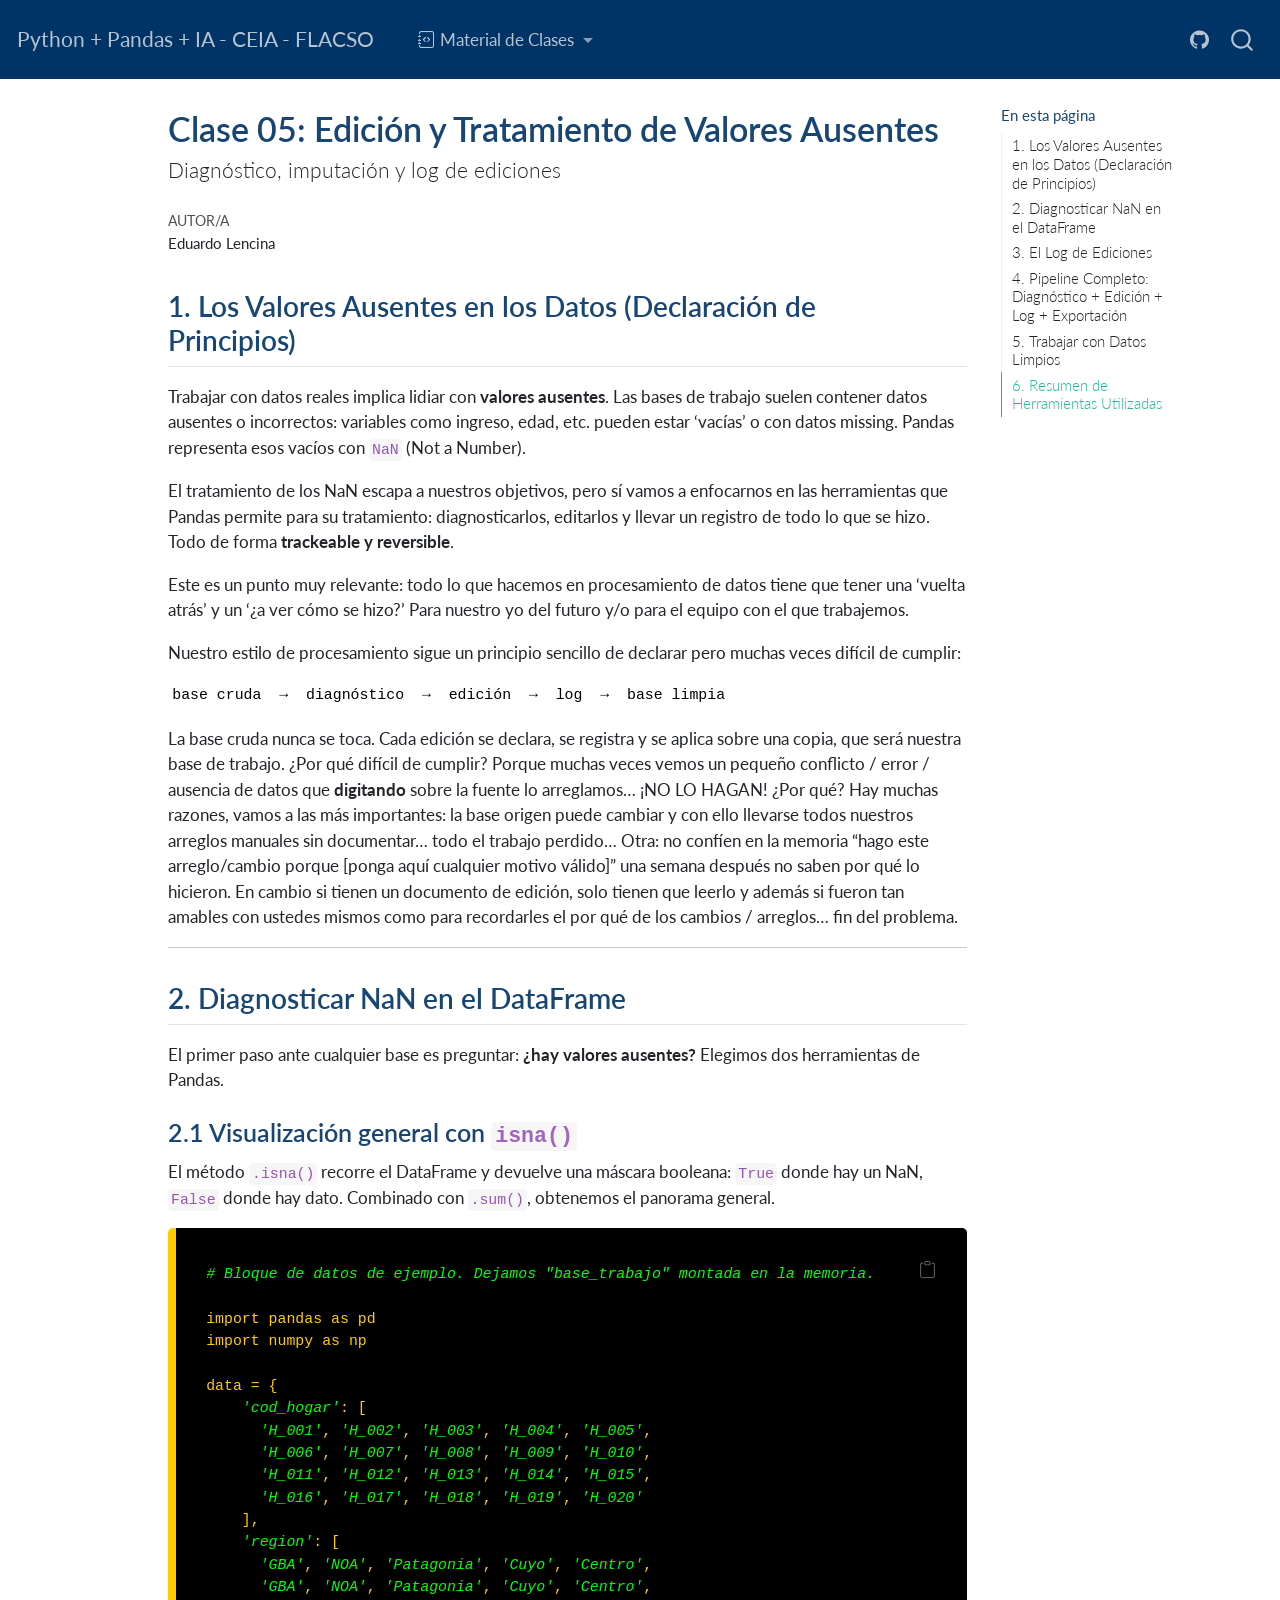
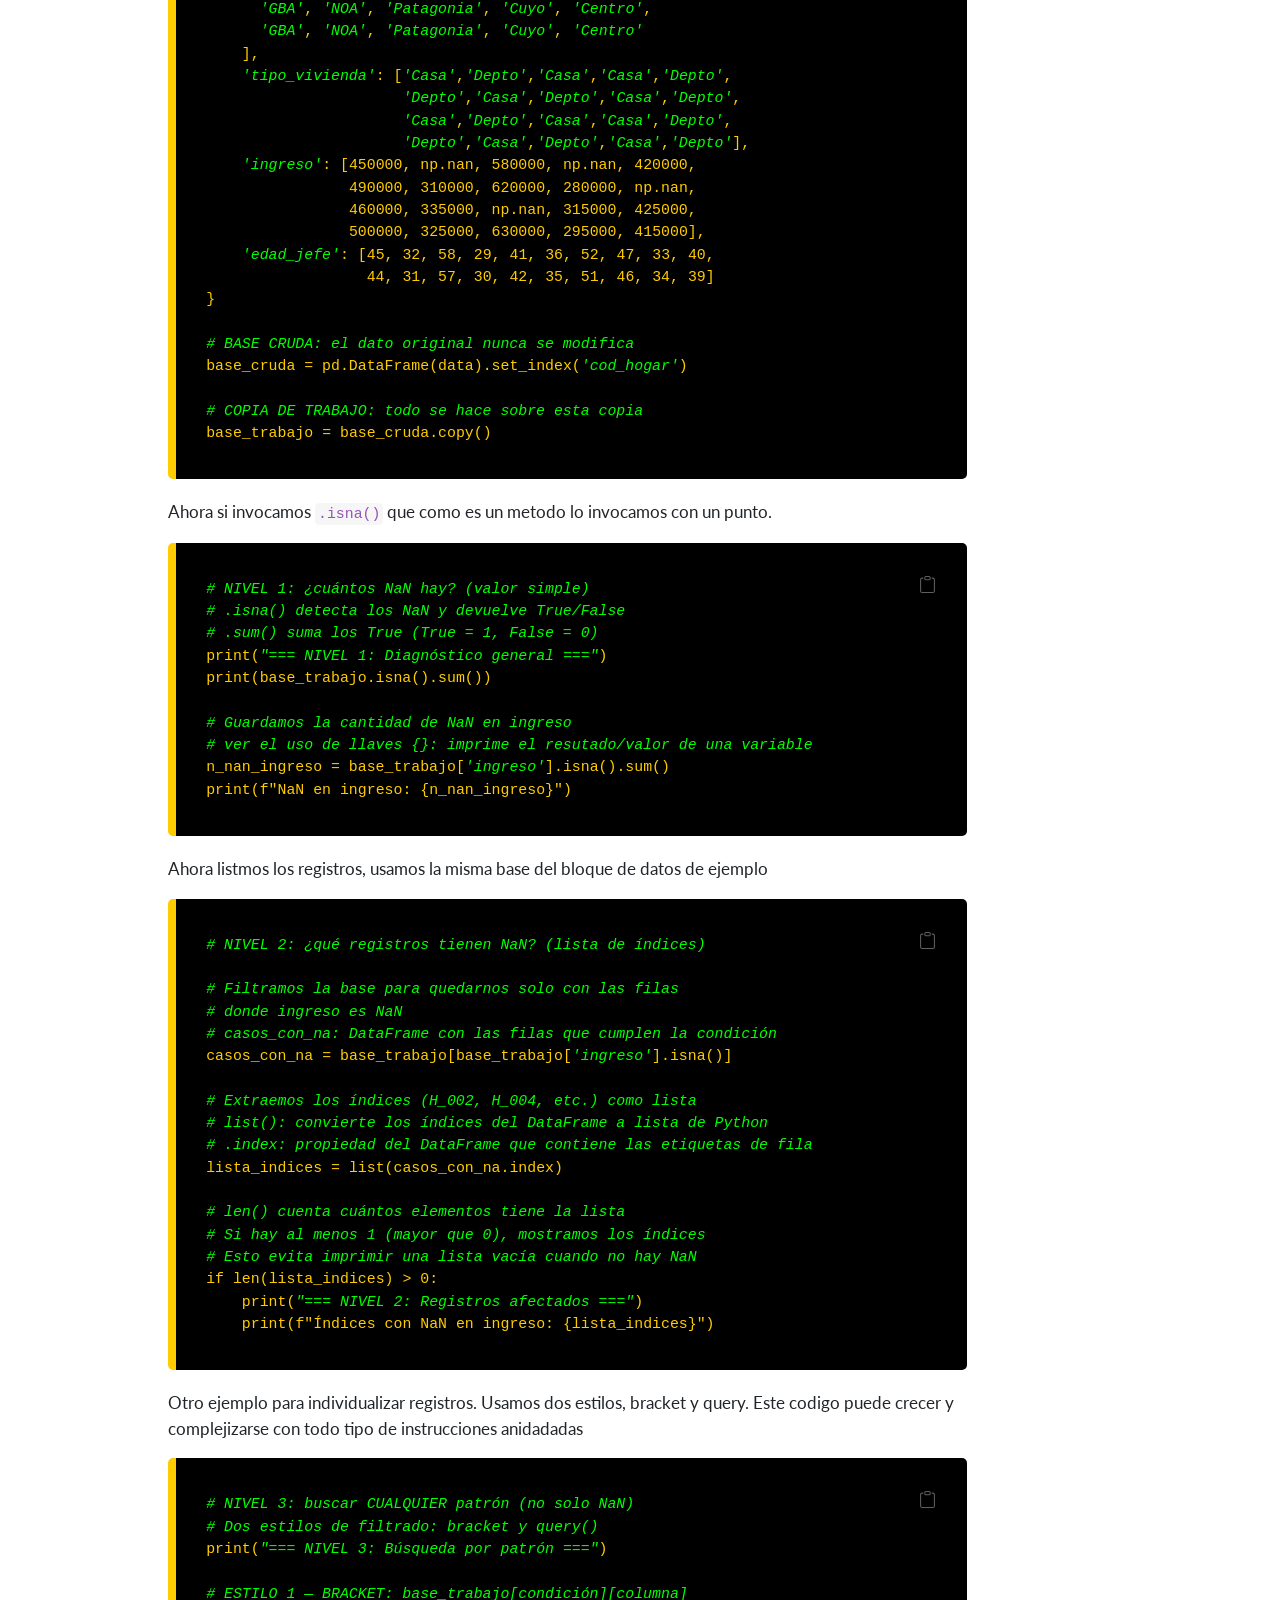
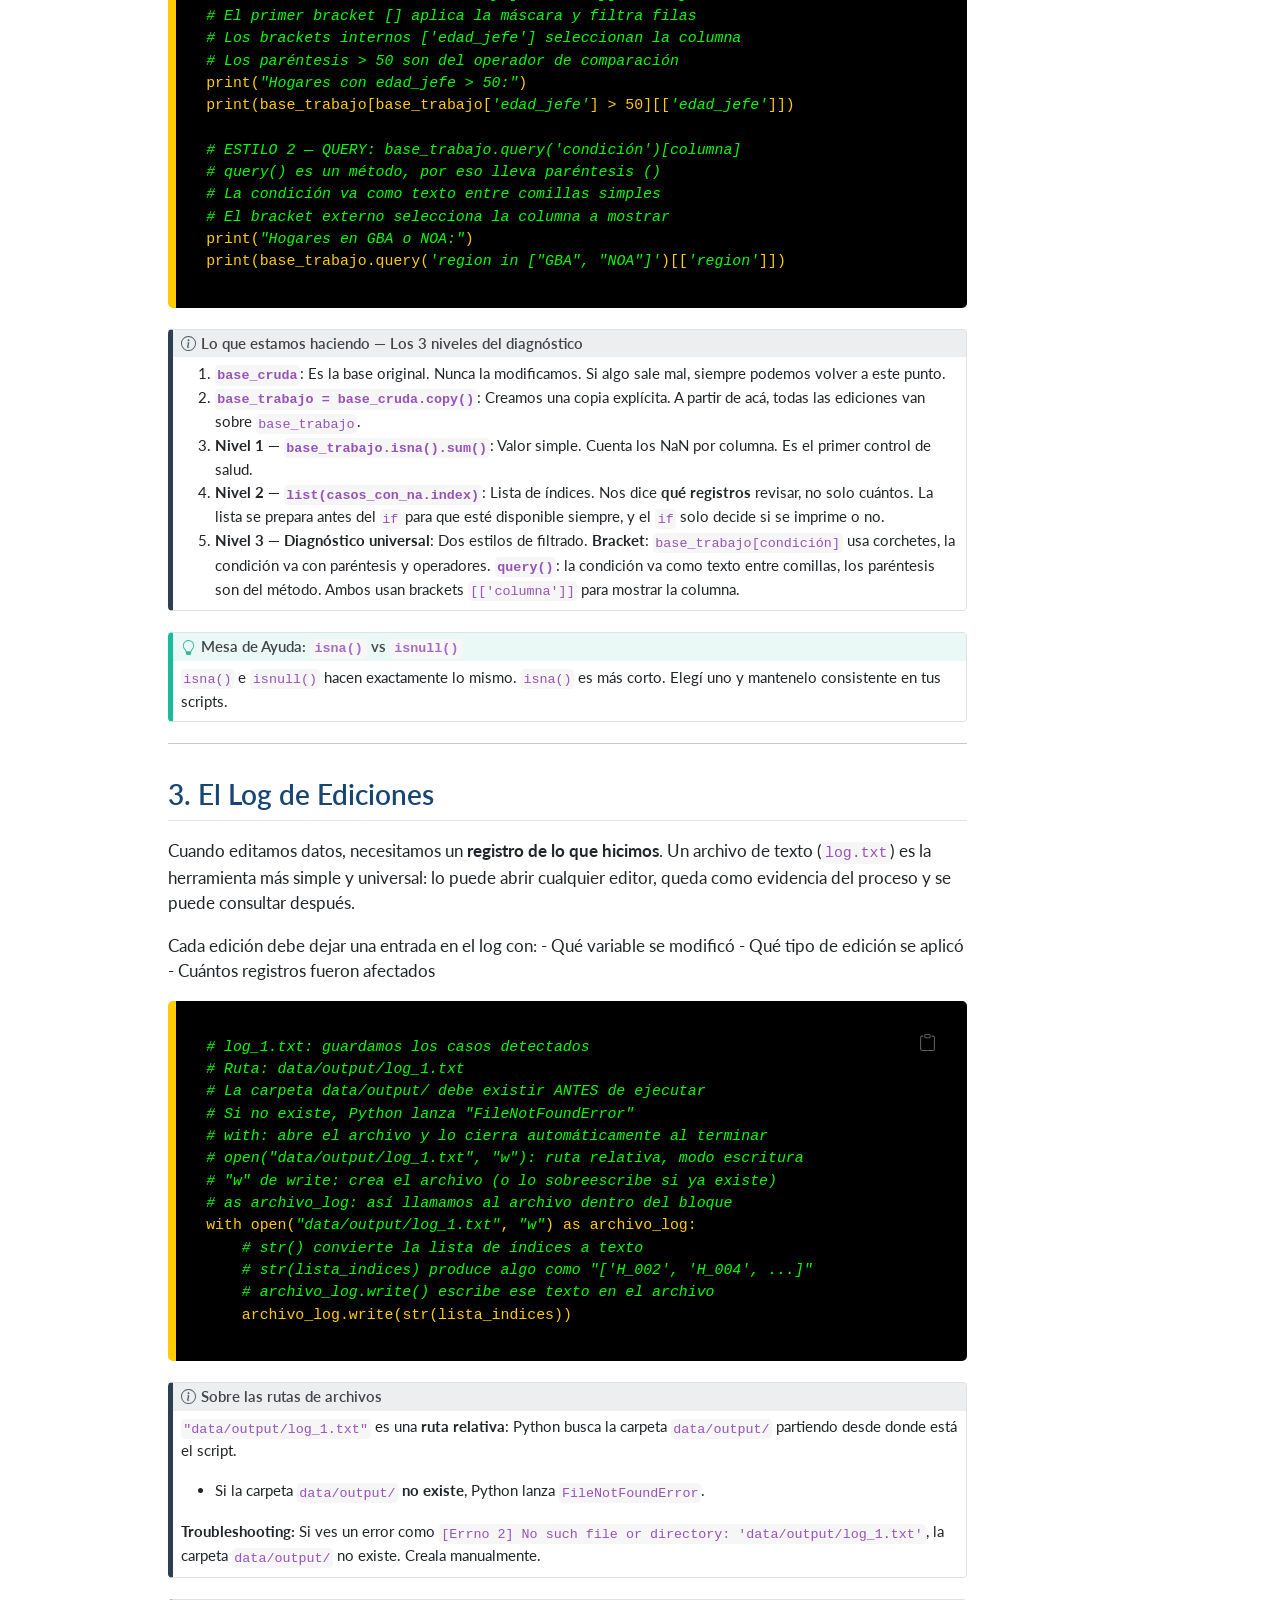
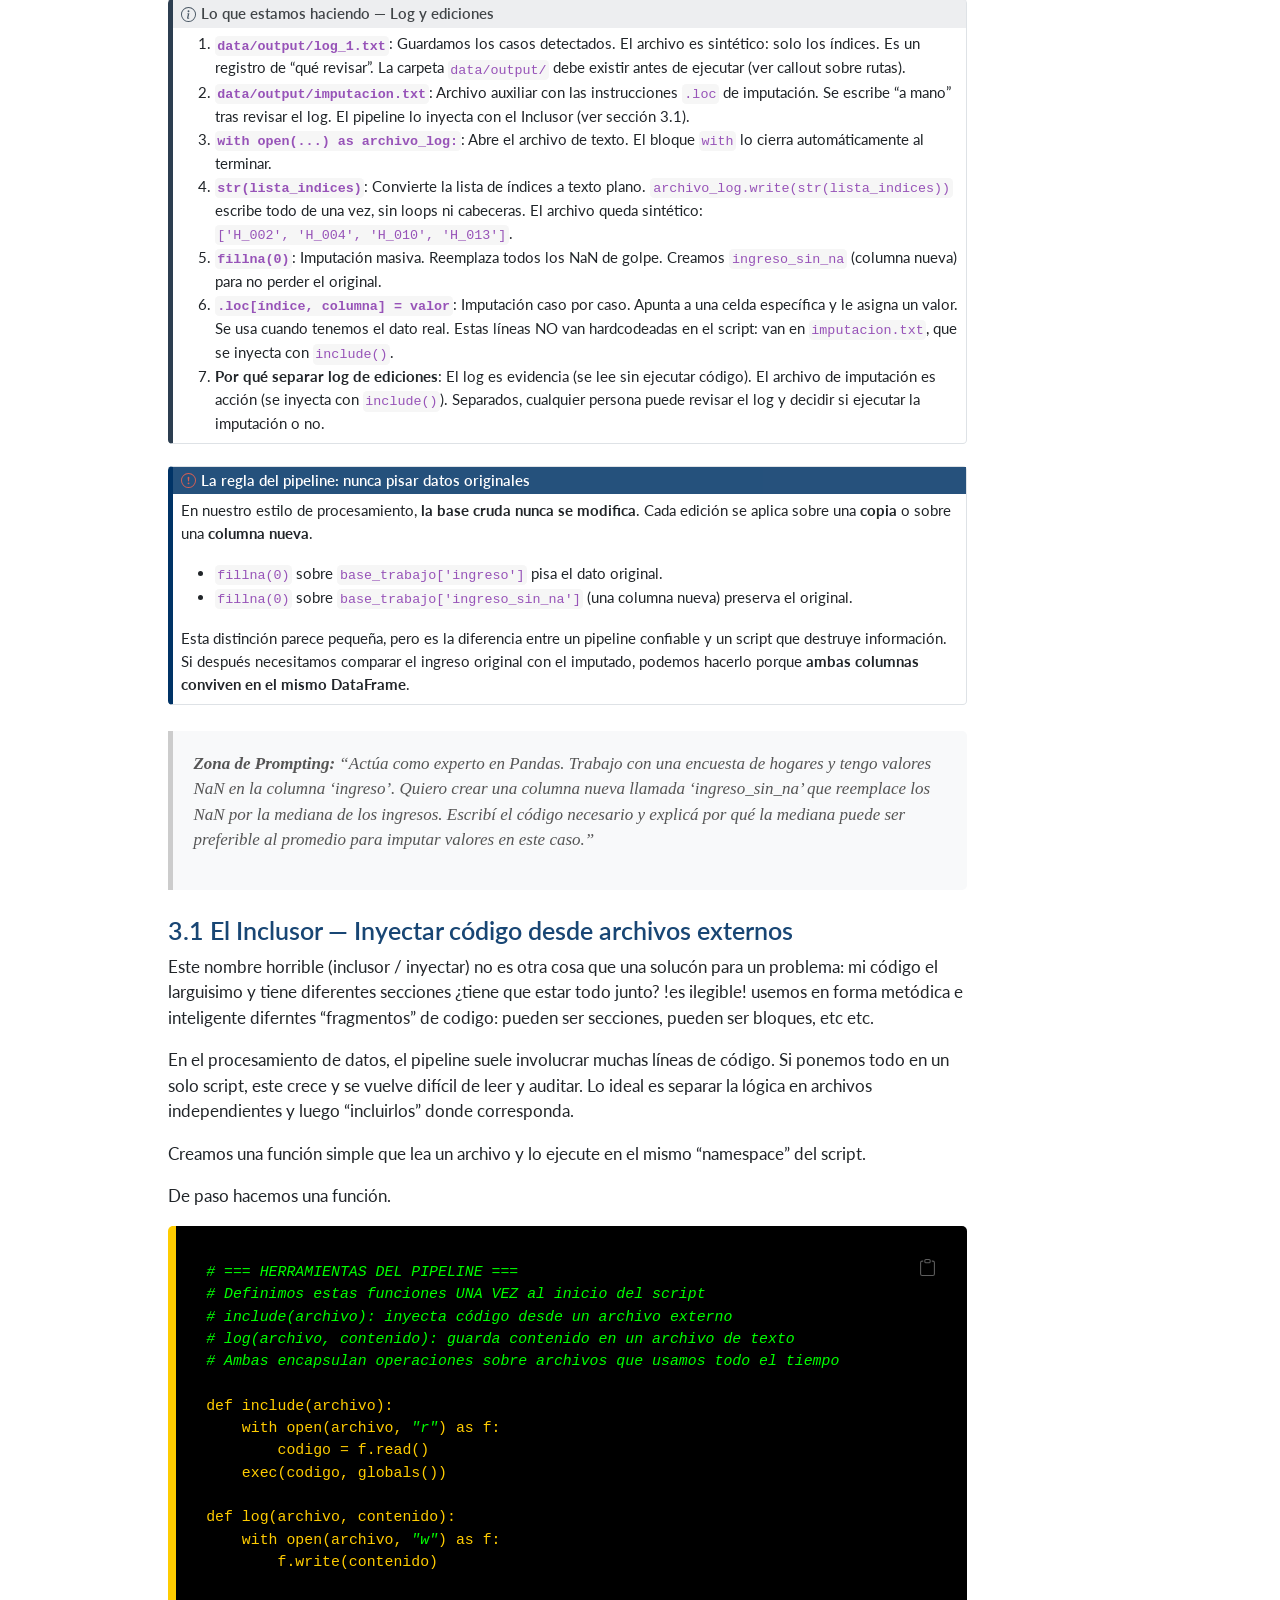
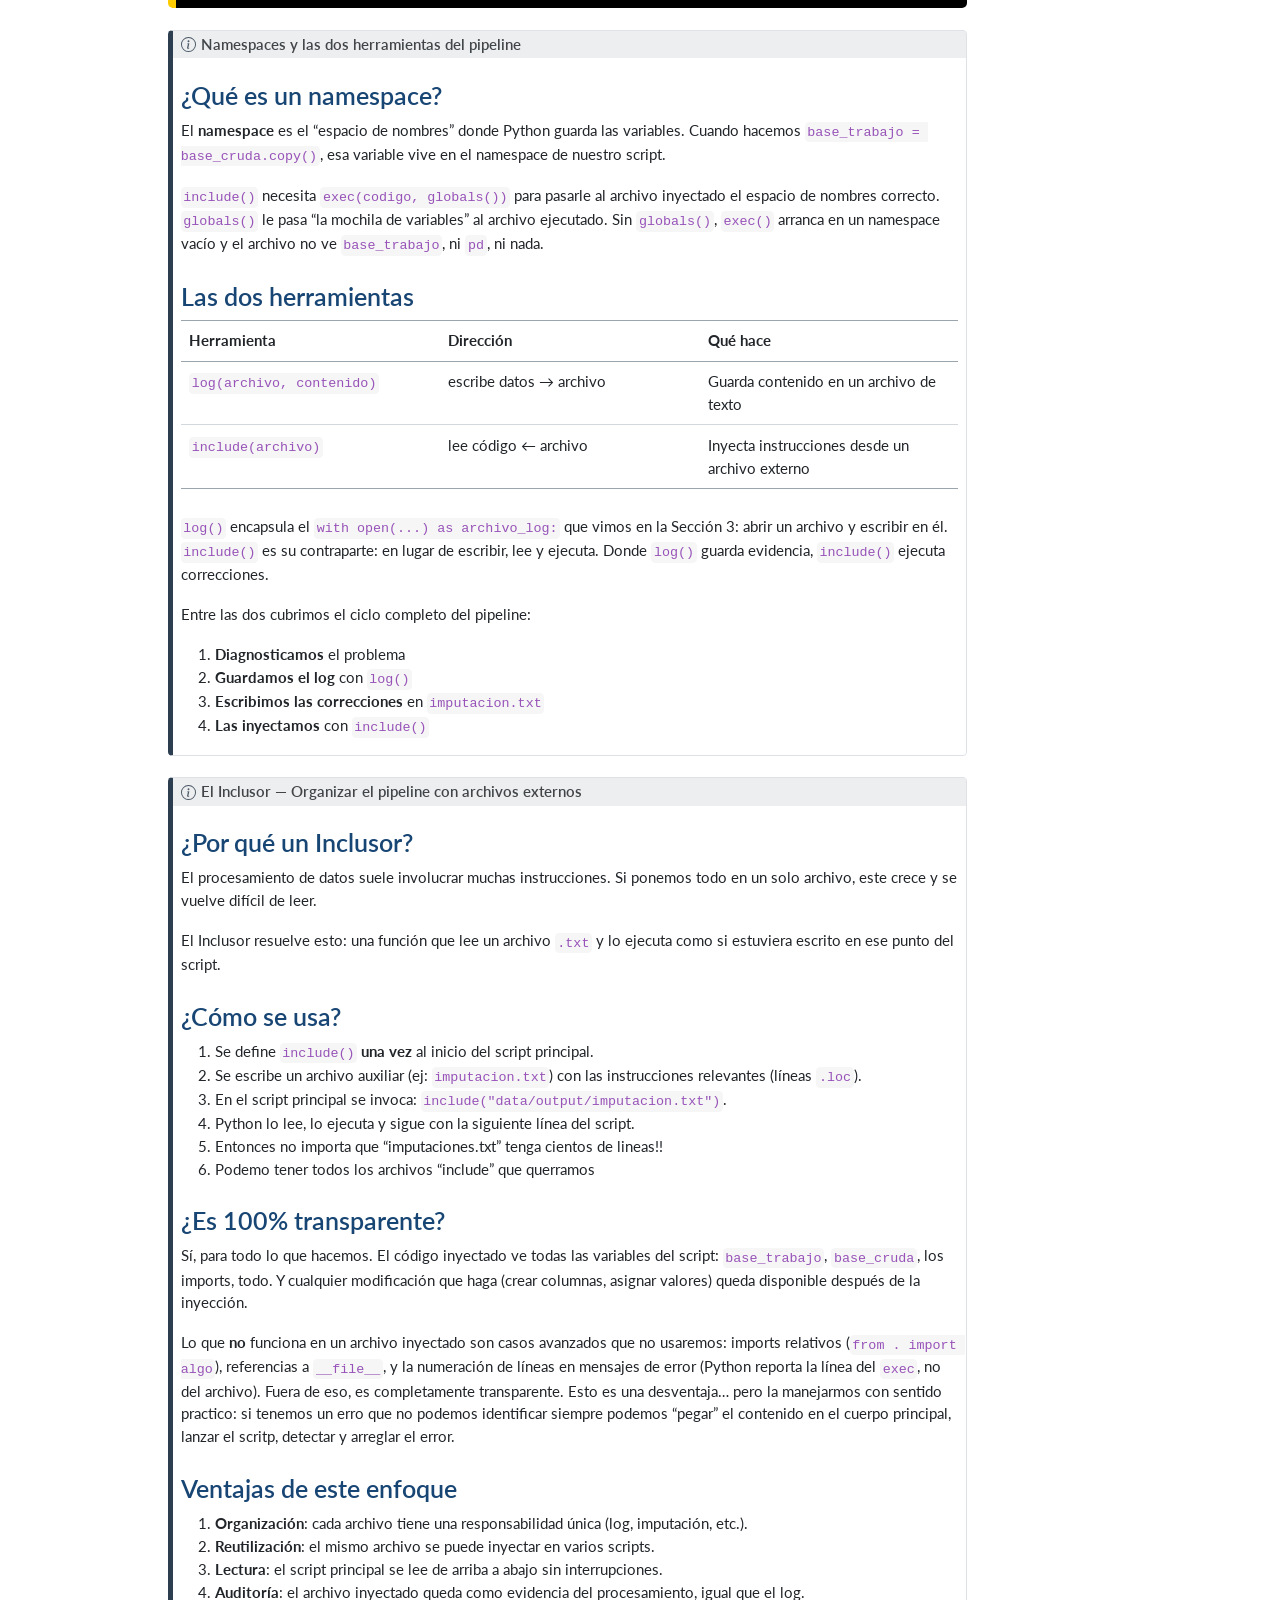
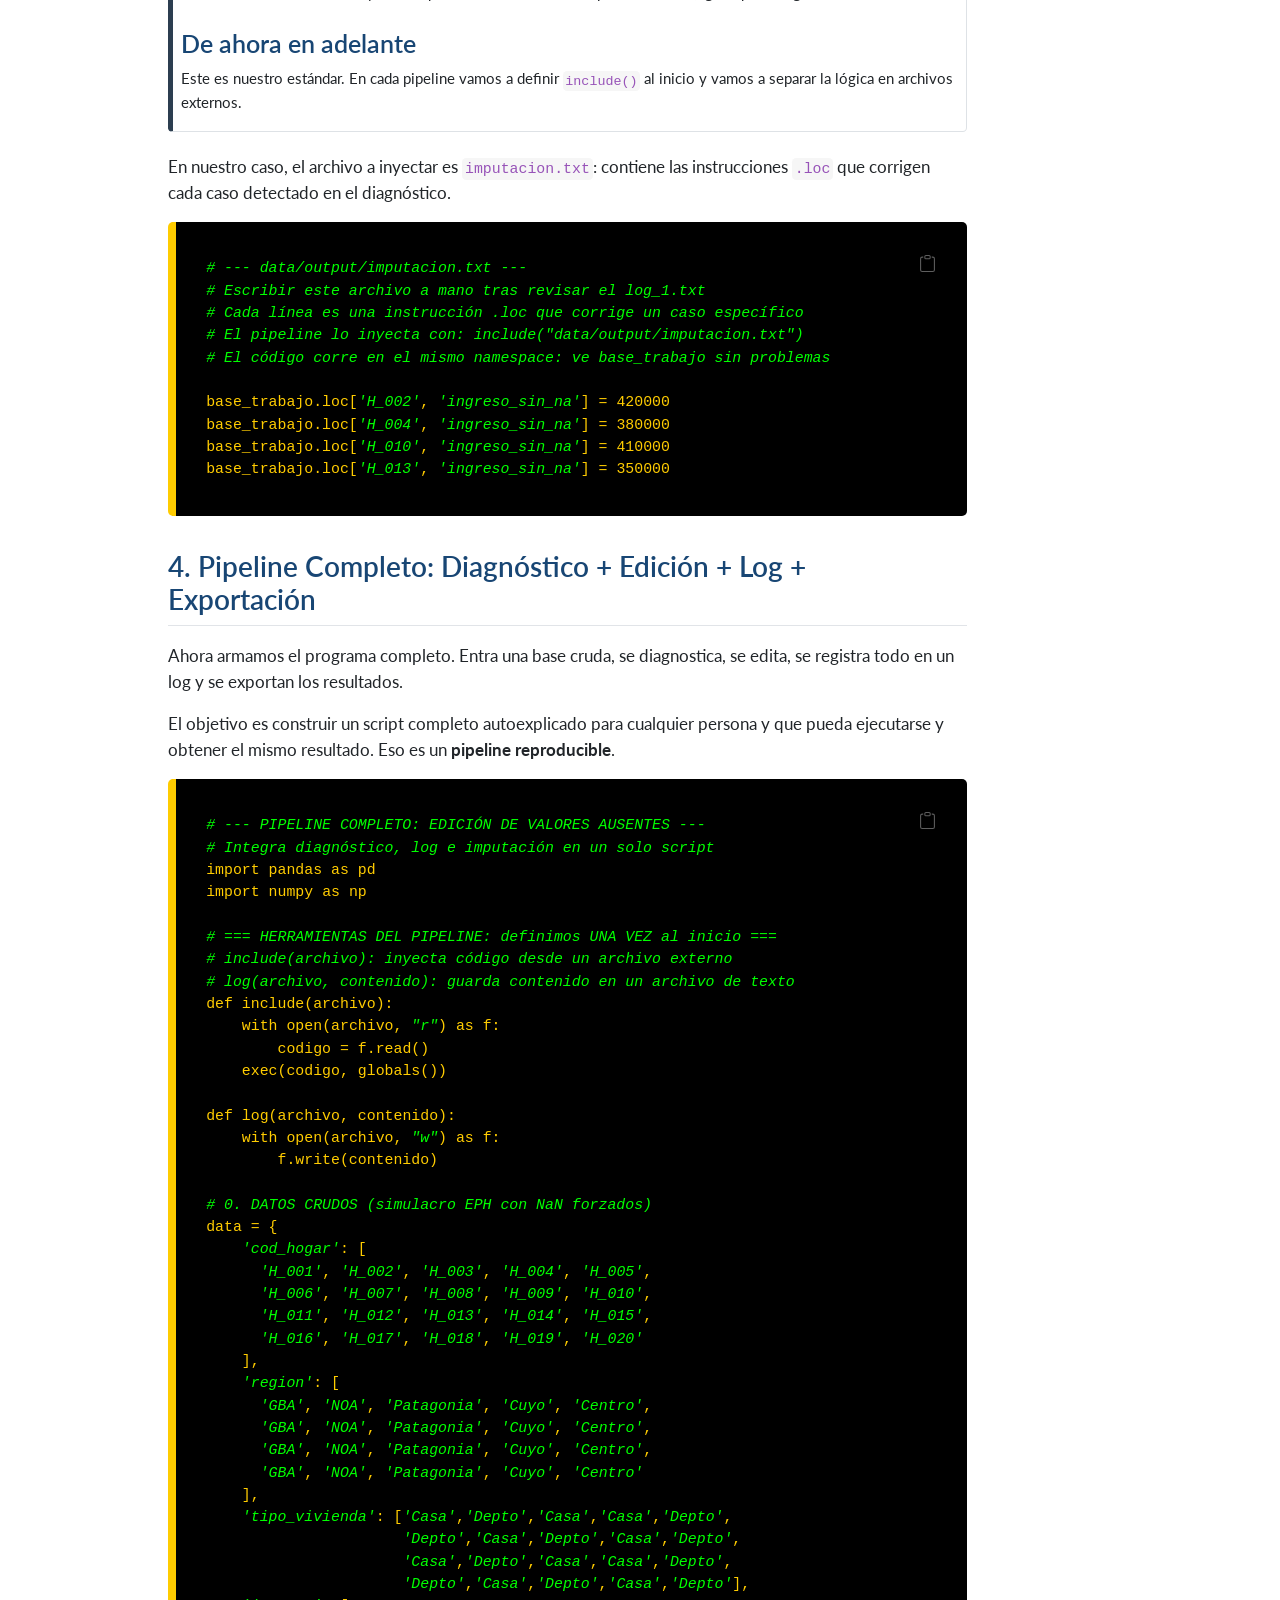
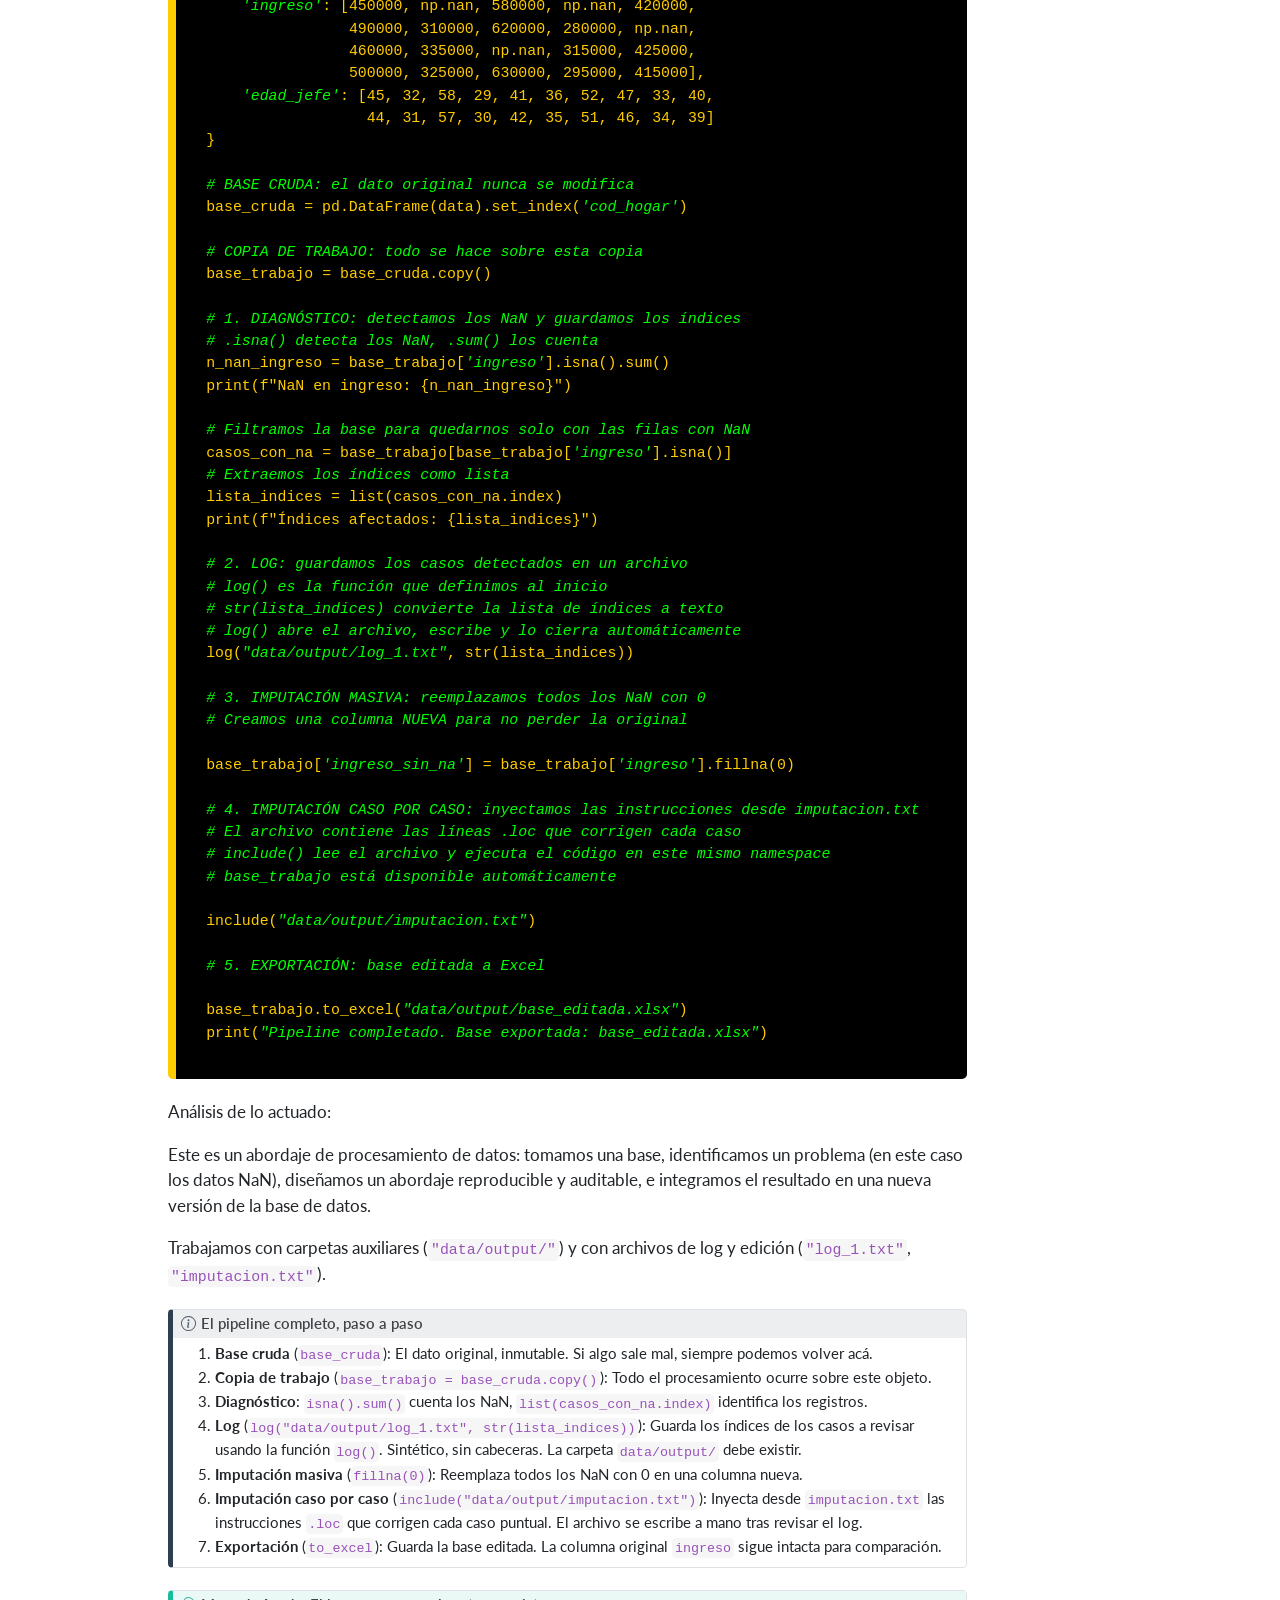
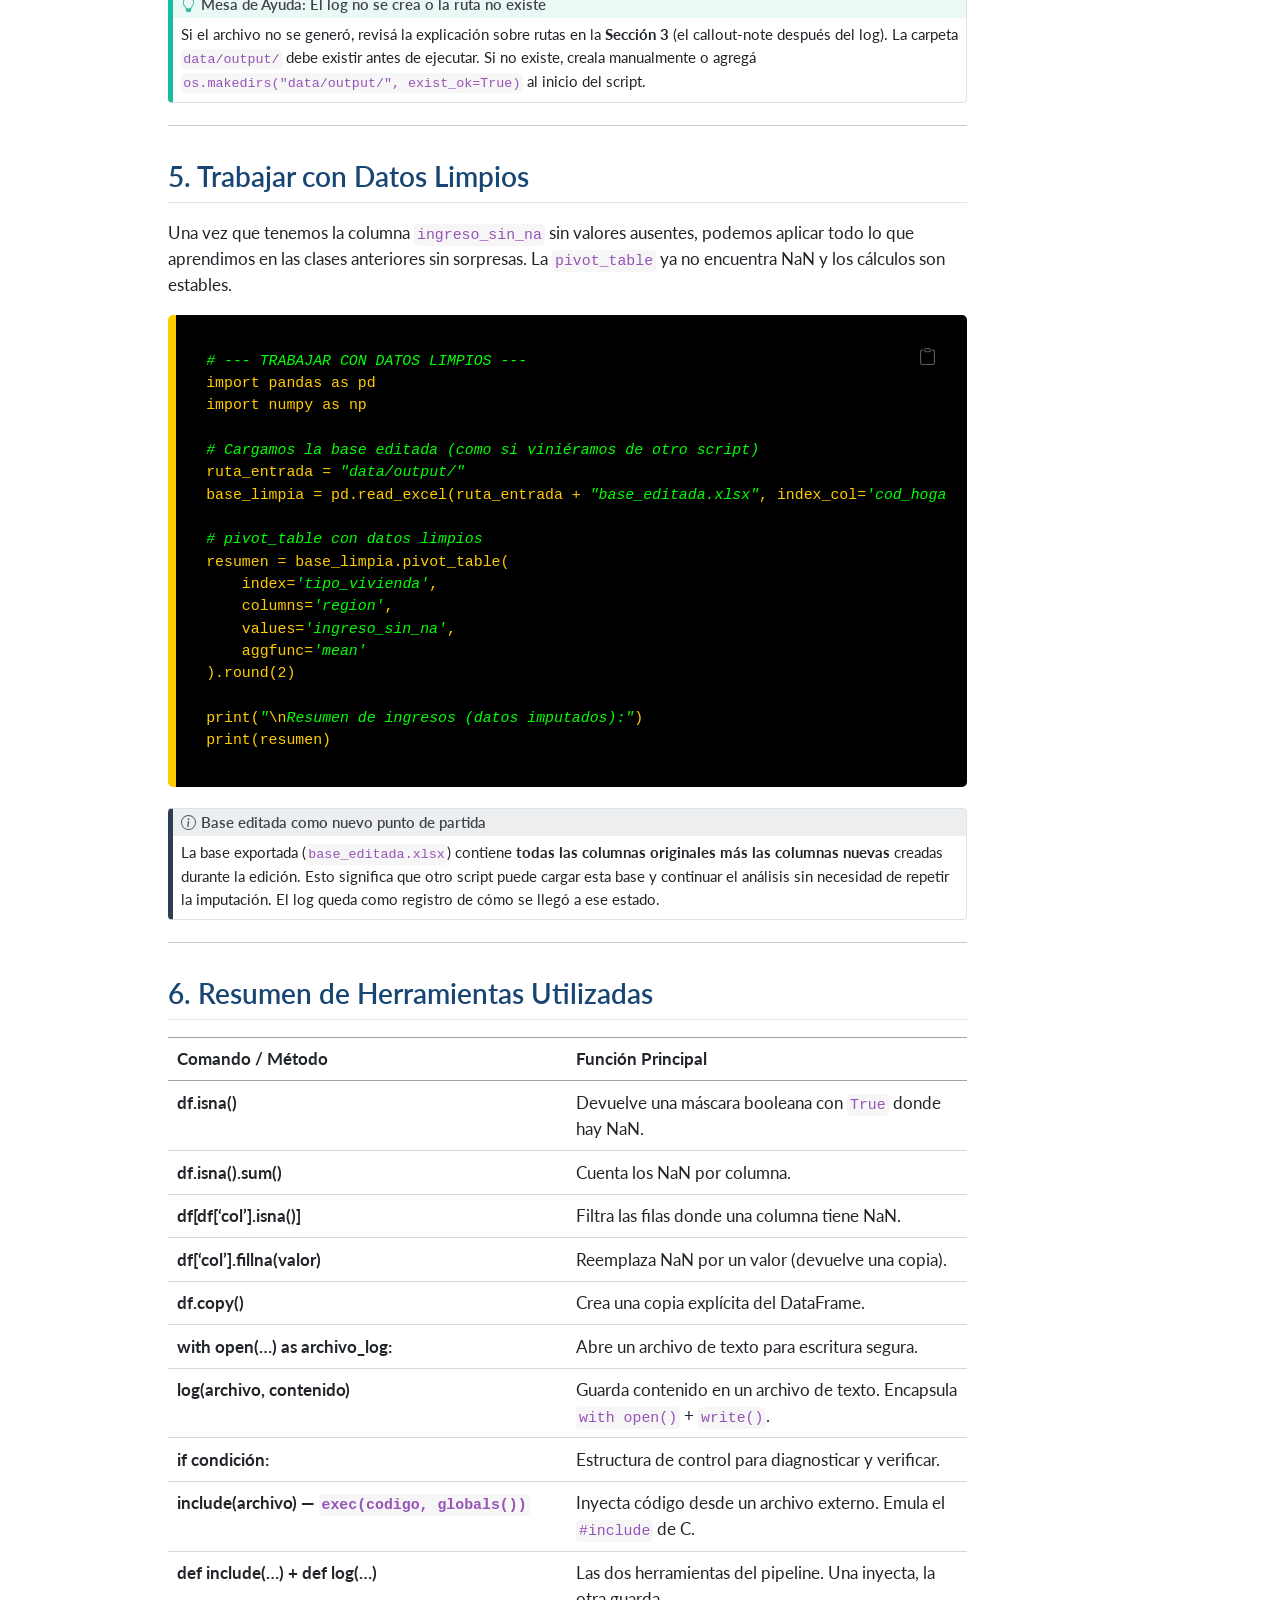
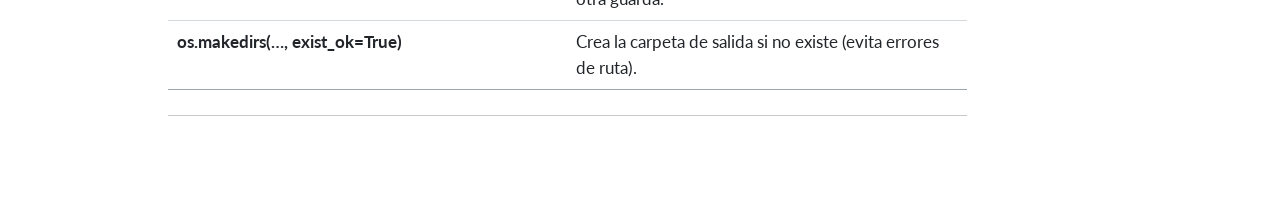
<file: docs/clase_05.html>
<!DOCTYPE html>
<html xmlns="http://www.w3.org/1999/xhtml" lang="es" xml:lang="es"><head>

<meta charset="utf-8">
<meta name="generator" content="quarto-1.3.450">

<meta name="viewport" content="width=device-width, initial-scale=1.0, user-scalable=yes">

<meta name="author" content="Eduardo Lencina">

<title>Python + Pandas + IA - CEIA - FLACSO - Clase 05: Edición y Tratamiento de Valores Ausentes</title>
<style>
code{white-space: pre-wrap;}
span.smallcaps{font-variant: small-caps;}
div.columns{display: flex; gap: min(4vw, 1.5em);}
div.column{flex: auto; overflow-x: auto;}
div.hanging-indent{margin-left: 1.5em; text-indent: -1.5em;}
ul.task-list{list-style: none;}
ul.task-list li input[type="checkbox"] {
  width: 0.8em;
  margin: 0 0.8em 0.2em -1em; /* quarto-specific, see https://github.com/quarto-dev/quarto-cli/issues/4556 */ 
  vertical-align: middle;
}
/* CSS for syntax highlighting */
pre > code.sourceCode { white-space: pre; position: relative; }
pre > code.sourceCode > span { display: inline-block; line-height: 1.25; }
pre > code.sourceCode > span:empty { height: 1.2em; }
.sourceCode { overflow: visible; }
code.sourceCode > span { color: inherit; text-decoration: inherit; }
div.sourceCode { margin: 1em 0; }
pre.sourceCode { margin: 0; }
@media screen {
div.sourceCode { overflow: auto; }
}
@media print {
pre > code.sourceCode { white-space: pre-wrap; }
pre > code.sourceCode > span { text-indent: -5em; padding-left: 5em; }
}
pre.numberSource code
  { counter-reset: source-line 0; }
pre.numberSource code > span
  { position: relative; left: -4em; counter-increment: source-line; }
pre.numberSource code > span > a:first-child::before
  { content: counter(source-line);
    position: relative; left: -1em; text-align: right; vertical-align: baseline;
    border: none; display: inline-block;
    -webkit-touch-callout: none; -webkit-user-select: none;
    -khtml-user-select: none; -moz-user-select: none;
    -ms-user-select: none; user-select: none;
    padding: 0 4px; width: 4em;
  }
pre.numberSource { margin-left: 3em;  padding-left: 4px; }
div.sourceCode
  {   }
@media screen {
pre > code.sourceCode > span > a:first-child::before { text-decoration: underline; }
}
</style>


<script src="site_libs/quarto-nav/quarto-nav.js"></script>
<script src="site_libs/quarto-nav/headroom.min.js"></script>
<script src="site_libs/clipboard/clipboard.min.js"></script>
<script src="site_libs/quarto-search/autocomplete.umd.js"></script>
<script src="site_libs/quarto-search/fuse.min.js"></script>
<script src="site_libs/quarto-search/quarto-search.js"></script>
<meta name="quarto:offset" content="./">
<script src="site_libs/quarto-html/quarto.js"></script>
<script src="site_libs/quarto-html/popper.min.js"></script>
<script src="site_libs/quarto-html/tippy.umd.min.js"></script>
<script src="site_libs/quarto-html/anchor.min.js"></script>
<link href="site_libs/quarto-html/tippy.css" rel="stylesheet">
<link href="site_libs/quarto-html/quarto-syntax-highlighting.css" rel="stylesheet" id="quarto-text-highlighting-styles">
<script src="site_libs/bootstrap/bootstrap.min.js"></script>
<link href="site_libs/bootstrap/bootstrap-icons.css" rel="stylesheet">
<link href="site_libs/bootstrap/bootstrap.min.css" rel="stylesheet" id="quarto-bootstrap" data-mode="light">
<script id="quarto-search-options" type="application/json">{
  "location": "navbar",
  "copy-button": false,
  "collapse-after": 3,
  "panel-placement": "end",
  "type": "overlay",
  "limit": 20,
  "language": {
    "search-no-results-text": "Sin resultados",
    "search-matching-documents-text": "documentos encontrados",
    "search-copy-link-title": "Copiar el enlace en la búsqueda",
    "search-hide-matches-text": "Ocultar resultados adicionales",
    "search-more-match-text": "resultado adicional en este documento",
    "search-more-matches-text": "resultados adicionales en este documento",
    "search-clear-button-title": "Borrar",
    "search-detached-cancel-button-title": "Cancelar",
    "search-submit-button-title": "Enviar",
    "search-label": "Buscar"
  }
}</script>


<link rel="stylesheet" href="styles.css">
</head>

<body class="nav-fixed">

<div id="quarto-search-results"></div>
  <header id="quarto-header" class="headroom fixed-top">
    <nav class="navbar navbar-expand-lg navbar-dark ">
      <div class="navbar-container container-fluid">
      <div class="navbar-brand-container">
    <a class="navbar-brand" href="./index.html">
    <span class="navbar-title">Python + Pandas + IA - CEIA - FLACSO</span>
    </a>
  </div>
            <div id="quarto-search" class="" title="Buscar"></div>
          <button class="navbar-toggler" type="button" data-bs-toggle="collapse" data-bs-target="#navbarCollapse" aria-controls="navbarCollapse" aria-expanded="false" aria-label="Navegación de palanca" onclick="if (window.quartoToggleHeadroom) { window.quartoToggleHeadroom(); }">
  <span class="navbar-toggler-icon"></span>
</button>
          <div class="collapse navbar-collapse" id="navbarCollapse">
            <ul class="navbar-nav navbar-nav-scroll me-auto">
  <li class="nav-item dropdown ">
    <a class="nav-link dropdown-toggle" href="#" id="nav-menu-material-de-clases" role="button" data-bs-toggle="dropdown" aria-expanded="false" rel="" target="">
      <i class="bi bi-journal-code" role="img">
</i> 
 <span class="menu-text">Material de Clases</span>
    </a>
    <ul class="dropdown-menu" aria-labelledby="nav-menu-material-de-clases">    
        <li>
    <a class="dropdown-item" href="./clase_01.html" rel="" target="">
 <span class="dropdown-text">Clase 01: El Ecosistema</span></a>
  </li>  
        <li>
    <a class="dropdown-item" href="./clase_02.html" rel="" target="">
 <span class="dropdown-text">Clase 02: Python + Pandas</span></a>
  </li>  
        <li>
    <a class="dropdown-item" href="./clase_03.html" rel="" target="">
 <span class="dropdown-text">Clase 03: Selección de Datos</span></a>
  </li>  
        <li>
    <a class="dropdown-item" href="./clase_04.html" rel="" target="">
 <span class="dropdown-text">Clase 04: Split-Apply-Combine</span></a>
  </li>  
        <li>
    <a class="dropdown-item" href="./clase_05.html" rel="" target="">
 <span class="dropdown-text">Clase 05: Edición y Tratamiento de Valores Ausentes</span></a>
  </li>  
        <li>
    <a class="dropdown-item" href="./clase_06.html" rel="" target="">
 <span class="dropdown-text">Clase 06: Habilidades y OpenCode</span></a>
  </li>  
        <li>
    <a class="dropdown-item" href="./clase_07.html" rel="" target="">
 <span class="dropdown-text">Clase 07: Variables categóricas y Ediciones + Normalización</span></a>
  </li>  
    </ul>
  </li>
</ul>
            <ul class="navbar-nav navbar-nav-scroll ms-auto">
  <li class="nav-item compact">
    <a class="nav-link" href="https://github.com/EduardoQuantum/CeiaPython.git" rel="" target=""><i class="bi bi-github" role="img" aria-label="GitHub">
</i> 
 <span class="menu-text"></span></a>
  </li>  
</ul>
            <div class="quarto-navbar-tools">
</div>
          </div> <!-- /navcollapse -->
      </div> <!-- /container-fluid -->
    </nav>
</header>
<!-- content -->
<div id="quarto-content" class="quarto-container page-columns page-rows-contents page-layout-article page-navbar">
<!-- sidebar -->
<!-- margin-sidebar -->
    <div id="quarto-margin-sidebar" class="sidebar margin-sidebar">
        <nav id="TOC" role="doc-toc" class="toc-active">
    <h2 id="toc-title">En esta página</h2>
   
  <ul>
  <li><a href="#los-valores-ausentes-en-los-datos-declaración-de-principios" id="toc-los-valores-ausentes-en-los-datos-declaración-de-principios" class="nav-link active" data-scroll-target="#los-valores-ausentes-en-los-datos-declaración-de-principios">1. Los Valores Ausentes en los Datos (Declaración de Principios)</a></li>
  <li><a href="#diagnosticar-nan-en-el-dataframe" id="toc-diagnosticar-nan-en-el-dataframe" class="nav-link" data-scroll-target="#diagnosticar-nan-en-el-dataframe">2. Diagnosticar NaN en el DataFrame</a>
  <ul class="collapse">
  <li><a href="#visualización-general-con-isna" id="toc-visualización-general-con-isna" class="nav-link" data-scroll-target="#visualización-general-con-isna">2.1 Visualización general con <code>isna()</code></a></li>
  </ul></li>
  <li><a href="#el-log-de-ediciones" id="toc-el-log-de-ediciones" class="nav-link" data-scroll-target="#el-log-de-ediciones">3. El Log de Ediciones</a>
  <ul class="collapse">
  <li><a href="#el-inclusor-inyectar-código-desde-archivos-externos" id="toc-el-inclusor-inyectar-código-desde-archivos-externos" class="nav-link" data-scroll-target="#el-inclusor-inyectar-código-desde-archivos-externos">3.1 El Inclusor — Inyectar código desde archivos externos</a></li>
  </ul></li>
  <li><a href="#pipeline-completo-diagnóstico-edición-log-exportación" id="toc-pipeline-completo-diagnóstico-edición-log-exportación" class="nav-link" data-scroll-target="#pipeline-completo-diagnóstico-edición-log-exportación">4. Pipeline Completo: Diagnóstico + Edición + Log + Exportación</a></li>
  <li><a href="#trabajar-con-datos-limpios" id="toc-trabajar-con-datos-limpios" class="nav-link" data-scroll-target="#trabajar-con-datos-limpios">5. Trabajar con Datos Limpios</a></li>
  <li><a href="#resumen-de-herramientas-utilizadas" id="toc-resumen-de-herramientas-utilizadas" class="nav-link" data-scroll-target="#resumen-de-herramientas-utilizadas">6. Resumen de Herramientas Utilizadas</a></li>
  </ul>
</nav>
    </div>
<!-- main -->
<main class="content" id="quarto-document-content">

<header id="title-block-header" class="quarto-title-block default">
<div class="quarto-title">
<h1 class="title">Clase 05: Edición y Tratamiento de Valores Ausentes</h1>
<p class="subtitle lead">Diagnóstico, imputación y log de ediciones</p>
</div>



<div class="quarto-title-meta">

    <div>
    <div class="quarto-title-meta-heading">Autor/a</div>
    <div class="quarto-title-meta-contents">
             <p>Eduardo Lencina </p>
          </div>
  </div>
    
  
    
  </div>
  

</header>

<section id="los-valores-ausentes-en-los-datos-declaración-de-principios" class="level2">
<h2 class="anchored" data-anchor-id="los-valores-ausentes-en-los-datos-declaración-de-principios">1. Los Valores Ausentes en los Datos (Declaración de Principios)</h2>
<p>Trabajar con datos reales implica lidiar con <strong>valores ausentes</strong>. Las bases de trabajo suelen contener datos ausentes o incorrectos: variables como ingreso, edad, etc. pueden estar ‘vacías’ o con datos missing. Pandas representa esos vacíos con <code>NaN</code> (Not a Number).</p>
<p>El tratamiento de los NaN escapa a nuestros objetivos, pero sí vamos a enfocarnos en las herramientas que Pandas permite para su tratamiento: diagnosticarlos, editarlos y llevar un registro de todo lo que se hizo. Todo de forma <strong>trackeable y reversible</strong>.</p>
<p>Este es un punto muy relevante: todo lo que hacemos en procesamiento de datos tiene que tener una ‘vuelta atrás’ y un ‘¿a ver cómo se hizo?’ Para nuestro yo del futuro y/o para el equipo con el que trabajemos.</p>
<p>Nuestro estilo de procesamiento sigue un principio sencillo de declarar pero muchas veces difícil de cumplir:</p>
<pre><code>base cruda  →  diagnóstico  →  edición  →  log  →  base limpia</code></pre>
<p>La base cruda nunca se toca. Cada edición se declara, se registra y se aplica sobre una copia, que será nuestra base de trabajo. ¿Por qué difícil de cumplir? Porque muchas veces vemos un pequeño conflicto / error / ausencia de datos que <strong>digitando</strong> sobre la fuente lo arreglamos… ¡NO LO HAGAN! ¿Por qué? Hay muchas razones, vamos a las más importantes: la base origen puede cambiar y con ello llevarse todos nuestros arreglos manuales sin documentar… todo el trabajo perdido… Otra: no confíen en la memoria “hago este arreglo/cambio porque [ponga aquí cualquier motivo válido]” una semana después no saben por qué lo hicieron. En cambio si tienen un documento de edición, solo tienen que leerlo y además si fueron tan amables con ustedes mismos como para recordarles el por qué de los cambios / arreglos… fin del problema.</p>
<hr>
</section>
<section id="diagnosticar-nan-en-el-dataframe" class="level2">
<h2 class="anchored" data-anchor-id="diagnosticar-nan-en-el-dataframe">2. Diagnosticar NaN en el DataFrame</h2>
<p>El primer paso ante cualquier base es preguntar: <strong>¿hay valores ausentes?</strong> Elegimos dos herramientas de Pandas.</p>
<section id="visualización-general-con-isna" class="level3">
<h3 class="anchored" data-anchor-id="visualización-general-con-isna">2.1 Visualización general con <code>isna()</code></h3>
<p>El método <code>.isna()</code> recorre el DataFrame y devuelve una máscara booleana: <code>True</code> donde hay un NaN, <code>False</code> donde hay dato. Combinado con <code>.sum()</code>, obtenemos el panorama general.</p>
<div class="monitor-box">
<div class="sourceCode" id="cb2"><pre class="sourceCode python code-with-copy"><code class="sourceCode python"><span id="cb2-1"><a href="#cb2-1" aria-hidden="true" tabindex="-1"></a><span class="co"># Bloque de datos de ejemplo. Dejamos "base_trabajo" montada en la memoria.</span></span>
<span id="cb2-2"><a href="#cb2-2" aria-hidden="true" tabindex="-1"></a></span>
<span id="cb2-3"><a href="#cb2-3" aria-hidden="true" tabindex="-1"></a><span class="im">import</span> pandas <span class="im">as</span> pd</span>
<span id="cb2-4"><a href="#cb2-4" aria-hidden="true" tabindex="-1"></a><span class="im">import</span> numpy <span class="im">as</span> np</span>
<span id="cb2-5"><a href="#cb2-5" aria-hidden="true" tabindex="-1"></a></span>
<span id="cb2-6"><a href="#cb2-6" aria-hidden="true" tabindex="-1"></a>data <span class="op">=</span> {</span>
<span id="cb2-7"><a href="#cb2-7" aria-hidden="true" tabindex="-1"></a>    <span class="st">'cod_hogar'</span>: [</span>
<span id="cb2-8"><a href="#cb2-8" aria-hidden="true" tabindex="-1"></a>      <span class="st">'H_001'</span>, <span class="st">'H_002'</span>, <span class="st">'H_003'</span>, <span class="st">'H_004'</span>, <span class="st">'H_005'</span>,</span>
<span id="cb2-9"><a href="#cb2-9" aria-hidden="true" tabindex="-1"></a>      <span class="st">'H_006'</span>, <span class="st">'H_007'</span>, <span class="st">'H_008'</span>, <span class="st">'H_009'</span>, <span class="st">'H_010'</span>,</span>
<span id="cb2-10"><a href="#cb2-10" aria-hidden="true" tabindex="-1"></a>      <span class="st">'H_011'</span>, <span class="st">'H_012'</span>, <span class="st">'H_013'</span>, <span class="st">'H_014'</span>, <span class="st">'H_015'</span>,</span>
<span id="cb2-11"><a href="#cb2-11" aria-hidden="true" tabindex="-1"></a>      <span class="st">'H_016'</span>, <span class="st">'H_017'</span>, <span class="st">'H_018'</span>, <span class="st">'H_019'</span>, <span class="st">'H_020'</span></span>
<span id="cb2-12"><a href="#cb2-12" aria-hidden="true" tabindex="-1"></a>    ],</span>
<span id="cb2-13"><a href="#cb2-13" aria-hidden="true" tabindex="-1"></a>    <span class="st">'region'</span>: [</span>
<span id="cb2-14"><a href="#cb2-14" aria-hidden="true" tabindex="-1"></a>      <span class="st">'GBA'</span>, <span class="st">'NOA'</span>, <span class="st">'Patagonia'</span>, <span class="st">'Cuyo'</span>, <span class="st">'Centro'</span>,</span>
<span id="cb2-15"><a href="#cb2-15" aria-hidden="true" tabindex="-1"></a>      <span class="st">'GBA'</span>, <span class="st">'NOA'</span>, <span class="st">'Patagonia'</span>, <span class="st">'Cuyo'</span>, <span class="st">'Centro'</span>,</span>
<span id="cb2-16"><a href="#cb2-16" aria-hidden="true" tabindex="-1"></a>      <span class="st">'GBA'</span>, <span class="st">'NOA'</span>, <span class="st">'Patagonia'</span>, <span class="st">'Cuyo'</span>, <span class="st">'Centro'</span>,</span>
<span id="cb2-17"><a href="#cb2-17" aria-hidden="true" tabindex="-1"></a>      <span class="st">'GBA'</span>, <span class="st">'NOA'</span>, <span class="st">'Patagonia'</span>, <span class="st">'Cuyo'</span>, <span class="st">'Centro'</span></span>
<span id="cb2-18"><a href="#cb2-18" aria-hidden="true" tabindex="-1"></a>    ],</span>
<span id="cb2-19"><a href="#cb2-19" aria-hidden="true" tabindex="-1"></a>    <span class="st">'tipo_vivienda'</span>: [<span class="st">'Casa'</span>,<span class="st">'Depto'</span>,<span class="st">'Casa'</span>,<span class="st">'Casa'</span>,<span class="st">'Depto'</span>,</span>
<span id="cb2-20"><a href="#cb2-20" aria-hidden="true" tabindex="-1"></a>                      <span class="st">'Depto'</span>,<span class="st">'Casa'</span>,<span class="st">'Depto'</span>,<span class="st">'Casa'</span>,<span class="st">'Depto'</span>,</span>
<span id="cb2-21"><a href="#cb2-21" aria-hidden="true" tabindex="-1"></a>                      <span class="st">'Casa'</span>,<span class="st">'Depto'</span>,<span class="st">'Casa'</span>,<span class="st">'Casa'</span>,<span class="st">'Depto'</span>,</span>
<span id="cb2-22"><a href="#cb2-22" aria-hidden="true" tabindex="-1"></a>                      <span class="st">'Depto'</span>,<span class="st">'Casa'</span>,<span class="st">'Depto'</span>,<span class="st">'Casa'</span>,<span class="st">'Depto'</span>],</span>
<span id="cb2-23"><a href="#cb2-23" aria-hidden="true" tabindex="-1"></a>    <span class="st">'ingreso'</span>: [<span class="dv">450000</span>, np.nan, <span class="dv">580000</span>, np.nan, <span class="dv">420000</span>,</span>
<span id="cb2-24"><a href="#cb2-24" aria-hidden="true" tabindex="-1"></a>                <span class="dv">490000</span>, <span class="dv">310000</span>, <span class="dv">620000</span>, <span class="dv">280000</span>, np.nan,</span>
<span id="cb2-25"><a href="#cb2-25" aria-hidden="true" tabindex="-1"></a>                <span class="dv">460000</span>, <span class="dv">335000</span>, np.nan, <span class="dv">315000</span>, <span class="dv">425000</span>,</span>
<span id="cb2-26"><a href="#cb2-26" aria-hidden="true" tabindex="-1"></a>                <span class="dv">500000</span>, <span class="dv">325000</span>, <span class="dv">630000</span>, <span class="dv">295000</span>, <span class="dv">415000</span>],</span>
<span id="cb2-27"><a href="#cb2-27" aria-hidden="true" tabindex="-1"></a>    <span class="st">'edad_jefe'</span>: [<span class="dv">45</span>, <span class="dv">32</span>, <span class="dv">58</span>, <span class="dv">29</span>, <span class="dv">41</span>, <span class="dv">36</span>, <span class="dv">52</span>, <span class="dv">47</span>, <span class="dv">33</span>, <span class="dv">40</span>,</span>
<span id="cb2-28"><a href="#cb2-28" aria-hidden="true" tabindex="-1"></a>                  <span class="dv">44</span>, <span class="dv">31</span>, <span class="dv">57</span>, <span class="dv">30</span>, <span class="dv">42</span>, <span class="dv">35</span>, <span class="dv">51</span>, <span class="dv">46</span>, <span class="dv">34</span>, <span class="dv">39</span>]</span>
<span id="cb2-29"><a href="#cb2-29" aria-hidden="true" tabindex="-1"></a>}</span>
<span id="cb2-30"><a href="#cb2-30" aria-hidden="true" tabindex="-1"></a></span>
<span id="cb2-31"><a href="#cb2-31" aria-hidden="true" tabindex="-1"></a><span class="co"># BASE CRUDA: el dato original nunca se modifica</span></span>
<span id="cb2-32"><a href="#cb2-32" aria-hidden="true" tabindex="-1"></a>base_cruda <span class="op">=</span> pd.DataFrame(data).set_index(<span class="st">'cod_hogar'</span>)</span>
<span id="cb2-33"><a href="#cb2-33" aria-hidden="true" tabindex="-1"></a></span>
<span id="cb2-34"><a href="#cb2-34" aria-hidden="true" tabindex="-1"></a><span class="co"># COPIA DE TRABAJO: todo se hace sobre esta copia</span></span>
<span id="cb2-35"><a href="#cb2-35" aria-hidden="true" tabindex="-1"></a>base_trabajo <span class="op">=</span> base_cruda.copy()</span></code><button title="Copiar al portapapeles" class="code-copy-button"><i class="bi"></i></button></pre></div>
</div>
<p>Ahora si invocamos <code>.isna()</code> que como es un metodo lo invocamos con un punto.</p>
<div class="monitor-box">
<div class="sourceCode" id="cb3"><pre class="sourceCode python code-with-copy"><code class="sourceCode python"><span id="cb3-1"><a href="#cb3-1" aria-hidden="true" tabindex="-1"></a><span class="co"># NIVEL 1: ¿cuántos NaN hay? (valor simple)</span></span>
<span id="cb3-2"><a href="#cb3-2" aria-hidden="true" tabindex="-1"></a><span class="co"># .isna() detecta los NaN y devuelve True/False</span></span>
<span id="cb3-3"><a href="#cb3-3" aria-hidden="true" tabindex="-1"></a><span class="co"># .sum() suma los True (True = 1, False = 0)</span></span>
<span id="cb3-4"><a href="#cb3-4" aria-hidden="true" tabindex="-1"></a><span class="bu">print</span>(<span class="st">"=== NIVEL 1: Diagnóstico general ==="</span>)</span>
<span id="cb3-5"><a href="#cb3-5" aria-hidden="true" tabindex="-1"></a><span class="bu">print</span>(base_trabajo.isna().<span class="bu">sum</span>())</span>
<span id="cb3-6"><a href="#cb3-6" aria-hidden="true" tabindex="-1"></a></span>
<span id="cb3-7"><a href="#cb3-7" aria-hidden="true" tabindex="-1"></a><span class="co"># Guardamos la cantidad de NaN en ingreso</span></span>
<span id="cb3-8"><a href="#cb3-8" aria-hidden="true" tabindex="-1"></a><span class="co"># ver el uso de llaves {}: imprime el resutado/valor de una variable</span></span>
<span id="cb3-9"><a href="#cb3-9" aria-hidden="true" tabindex="-1"></a>n_nan_ingreso <span class="op">=</span> base_trabajo[<span class="st">'ingreso'</span>].isna().<span class="bu">sum</span>()</span>
<span id="cb3-10"><a href="#cb3-10" aria-hidden="true" tabindex="-1"></a><span class="bu">print</span>(<span class="ss">f"NaN en ingreso: </span><span class="sc">{</span>n_nan_ingreso<span class="sc">}</span><span class="ss">"</span>)</span></code><button title="Copiar al portapapeles" class="code-copy-button"><i class="bi"></i></button></pre></div>
</div>
<p>Ahora listmos los registros, usamos la misma base del bloque de datos de ejemplo</p>
<div class="monitor-box">
<div class="sourceCode" id="cb4"><pre class="sourceCode python code-with-copy"><code class="sourceCode python"><span id="cb4-1"><a href="#cb4-1" aria-hidden="true" tabindex="-1"></a><span class="co"># NIVEL 2: ¿qué registros tienen NaN? (lista de índices)</span></span>
<span id="cb4-2"><a href="#cb4-2" aria-hidden="true" tabindex="-1"></a></span>
<span id="cb4-3"><a href="#cb4-3" aria-hidden="true" tabindex="-1"></a><span class="co"># Filtramos la base para quedarnos solo con las filas</span></span>
<span id="cb4-4"><a href="#cb4-4" aria-hidden="true" tabindex="-1"></a><span class="co"># donde ingreso es NaN</span></span>
<span id="cb4-5"><a href="#cb4-5" aria-hidden="true" tabindex="-1"></a><span class="co"># casos_con_na: DataFrame con las filas que cumplen la condición</span></span>
<span id="cb4-6"><a href="#cb4-6" aria-hidden="true" tabindex="-1"></a>casos_con_na <span class="op">=</span> base_trabajo[base_trabajo[<span class="st">'ingreso'</span>].isna()]</span>
<span id="cb4-7"><a href="#cb4-7" aria-hidden="true" tabindex="-1"></a></span>
<span id="cb4-8"><a href="#cb4-8" aria-hidden="true" tabindex="-1"></a><span class="co"># Extraemos los índices (H_002, H_004, etc.) como lista</span></span>
<span id="cb4-9"><a href="#cb4-9" aria-hidden="true" tabindex="-1"></a><span class="co"># list(): convierte los índices del DataFrame a lista de Python</span></span>
<span id="cb4-10"><a href="#cb4-10" aria-hidden="true" tabindex="-1"></a><span class="co"># .index: propiedad del DataFrame que contiene las etiquetas de fila</span></span>
<span id="cb4-11"><a href="#cb4-11" aria-hidden="true" tabindex="-1"></a>lista_indices <span class="op">=</span> <span class="bu">list</span>(casos_con_na.index)</span>
<span id="cb4-12"><a href="#cb4-12" aria-hidden="true" tabindex="-1"></a></span>
<span id="cb4-13"><a href="#cb4-13" aria-hidden="true" tabindex="-1"></a><span class="co"># len() cuenta cuántos elementos tiene la lista</span></span>
<span id="cb4-14"><a href="#cb4-14" aria-hidden="true" tabindex="-1"></a><span class="co"># Si hay al menos 1 (mayor que 0), mostramos los índices</span></span>
<span id="cb4-15"><a href="#cb4-15" aria-hidden="true" tabindex="-1"></a><span class="co"># Esto evita imprimir una lista vacía cuando no hay NaN</span></span>
<span id="cb4-16"><a href="#cb4-16" aria-hidden="true" tabindex="-1"></a><span class="cf">if</span> <span class="bu">len</span>(lista_indices) <span class="op">&gt;</span> <span class="dv">0</span>:</span>
<span id="cb4-17"><a href="#cb4-17" aria-hidden="true" tabindex="-1"></a>    <span class="bu">print</span>(<span class="st">"=== NIVEL 2: Registros afectados ==="</span>)</span>
<span id="cb4-18"><a href="#cb4-18" aria-hidden="true" tabindex="-1"></a>    <span class="bu">print</span>(<span class="ss">f"Índices con NaN en ingreso: </span><span class="sc">{</span>lista_indices<span class="sc">}</span><span class="ss">"</span>)</span></code><button title="Copiar al portapapeles" class="code-copy-button"><i class="bi"></i></button></pre></div>
</div>
<p>Otro ejemplo para individualizar registros. Usamos dos estilos, bracket y query. Este codigo puede crecer y complejizarse con todo tipo de instrucciones anidadadas</p>
<div class="monitor-box">
<div class="sourceCode" id="cb5"><pre class="sourceCode python code-with-copy"><code class="sourceCode python"><span id="cb5-1"><a href="#cb5-1" aria-hidden="true" tabindex="-1"></a><span class="co"># NIVEL 3: buscar CUALQUIER patrón (no solo NaN)</span></span>
<span id="cb5-2"><a href="#cb5-2" aria-hidden="true" tabindex="-1"></a><span class="co"># Dos estilos de filtrado: bracket y query()</span></span>
<span id="cb5-3"><a href="#cb5-3" aria-hidden="true" tabindex="-1"></a><span class="bu">print</span>(<span class="st">"=== NIVEL 3: Búsqueda por patrón ==="</span>)</span>
<span id="cb5-4"><a href="#cb5-4" aria-hidden="true" tabindex="-1"></a></span>
<span id="cb5-5"><a href="#cb5-5" aria-hidden="true" tabindex="-1"></a><span class="co"># ESTILO 1 — BRACKET: base_trabajo[condición][columna]</span></span>
<span id="cb5-6"><a href="#cb5-6" aria-hidden="true" tabindex="-1"></a><span class="co"># El primer bracket [] aplica la máscara y filtra filas</span></span>
<span id="cb5-7"><a href="#cb5-7" aria-hidden="true" tabindex="-1"></a><span class="co"># Los brackets internos ['edad_jefe'] seleccionan la columna</span></span>
<span id="cb5-8"><a href="#cb5-8" aria-hidden="true" tabindex="-1"></a><span class="co"># Los paréntesis &gt; 50 son del operador de comparación</span></span>
<span id="cb5-9"><a href="#cb5-9" aria-hidden="true" tabindex="-1"></a><span class="bu">print</span>(<span class="st">"Hogares con edad_jefe &gt; 50:"</span>)</span>
<span id="cb5-10"><a href="#cb5-10" aria-hidden="true" tabindex="-1"></a><span class="bu">print</span>(base_trabajo[base_trabajo[<span class="st">'edad_jefe'</span>] <span class="op">&gt;</span> <span class="dv">50</span>][[<span class="st">'edad_jefe'</span>]])</span>
<span id="cb5-11"><a href="#cb5-11" aria-hidden="true" tabindex="-1"></a></span>
<span id="cb5-12"><a href="#cb5-12" aria-hidden="true" tabindex="-1"></a><span class="co"># ESTILO 2 — QUERY: base_trabajo.query('condición')[columna]</span></span>
<span id="cb5-13"><a href="#cb5-13" aria-hidden="true" tabindex="-1"></a><span class="co"># query() es un método, por eso lleva paréntesis ()</span></span>
<span id="cb5-14"><a href="#cb5-14" aria-hidden="true" tabindex="-1"></a><span class="co"># La condición va como texto entre comillas simples</span></span>
<span id="cb5-15"><a href="#cb5-15" aria-hidden="true" tabindex="-1"></a><span class="co"># El bracket externo selecciona la columna a mostrar</span></span>
<span id="cb5-16"><a href="#cb5-16" aria-hidden="true" tabindex="-1"></a><span class="bu">print</span>(<span class="st">"Hogares en GBA o NOA:"</span>)</span>
<span id="cb5-17"><a href="#cb5-17" aria-hidden="true" tabindex="-1"></a><span class="bu">print</span>(base_trabajo.query(<span class="st">'region in ["GBA", "NOA"]'</span>)[[<span class="st">'region'</span>]])</span></code><button title="Copiar al portapapeles" class="code-copy-button"><i class="bi"></i></button></pre></div>
</div>
<div class="callout callout-style-default callout-note callout-titled">
<div class="callout-header d-flex align-content-center">
<div class="callout-icon-container">
<i class="callout-icon"></i>
</div>
<div class="callout-title-container flex-fill">
Lo que estamos haciendo — Los 3 niveles del diagnóstico
</div>
</div>
<div class="callout-body-container callout-body">
<ol type="1">
<li><strong><code>base_cruda</code></strong>: Es la base original. Nunca la modificamos. Si algo sale mal, siempre podemos volver a este punto.</li>
<li><strong><code>base_trabajo = base_cruda.copy()</code></strong>: Creamos una copia explícita. A partir de acá, todas las ediciones van sobre <code>base_trabajo</code>.</li>
<li><strong>Nivel 1 — <code>base_trabajo.isna().sum()</code></strong>: Valor simple. Cuenta los NaN por columna. Es el primer control de salud.</li>
<li><strong>Nivel 2 — <code>list(casos_con_na.index)</code></strong>: Lista de índices. Nos dice <strong>qué registros</strong> revisar, no solo cuántos. La lista se prepara antes del <code>if</code> para que esté disponible siempre, y el <code>if</code> solo decide si se imprime o no.</li>
<li><strong>Nivel 3 — Diagnóstico universal</strong>: Dos estilos de filtrado. <strong>Bracket</strong>: <code>base_trabajo[condición]</code> usa corchetes, la condición va con paréntesis y operadores. <strong><code>query()</code></strong>: la condición va como texto entre comillas, los paréntesis son del método. Ambos usan brackets <code>[['columna']]</code> para mostrar la columna.</li>
</ol>
</div>
</div>
<div class="callout callout-style-default callout-tip callout-titled">
<div class="callout-header d-flex align-content-center">
<div class="callout-icon-container">
<i class="callout-icon"></i>
</div>
<div class="callout-title-container flex-fill">
Mesa de Ayuda: <code>isna()</code> vs <code>isnull()</code>
</div>
</div>
<div class="callout-body-container callout-body">
<p><code>isna()</code> e <code>isnull()</code> hacen exactamente lo mismo. <code>isna()</code> es más corto. Elegí uno y mantenelo consistente en tus scripts.</p>
</div>
</div>
<hr>
</section>
</section>
<section id="el-log-de-ediciones" class="level2">
<h2 class="anchored" data-anchor-id="el-log-de-ediciones">3. El Log de Ediciones</h2>
<p>Cuando editamos datos, necesitamos un <strong>registro de lo que hicimos</strong>. Un archivo de texto (<code>log.txt</code>) es la herramienta más simple y universal: lo puede abrir cualquier editor, queda como evidencia del proceso y se puede consultar después.</p>
<p>Cada edición debe dejar una entrada en el log con: - Qué variable se modificó - Qué tipo de edición se aplicó - Cuántos registros fueron afectados</p>
<div class="monitor-box">
<div class="sourceCode" id="cb6"><pre class="sourceCode python code-with-copy"><code class="sourceCode python"><span id="cb6-1"><a href="#cb6-1" aria-hidden="true" tabindex="-1"></a><span class="co"># log_1.txt: guardamos los casos detectados</span></span>
<span id="cb6-2"><a href="#cb6-2" aria-hidden="true" tabindex="-1"></a><span class="co"># Ruta: data/output/log_1.txt</span></span>
<span id="cb6-3"><a href="#cb6-3" aria-hidden="true" tabindex="-1"></a><span class="co"># La carpeta data/output/ debe existir ANTES de ejecutar</span></span>
<span id="cb6-4"><a href="#cb6-4" aria-hidden="true" tabindex="-1"></a><span class="co"># Si no existe, Python lanza "FileNotFoundError"</span></span>
<span id="cb6-5"><a href="#cb6-5" aria-hidden="true" tabindex="-1"></a><span class="co"># with: abre el archivo y lo cierra automáticamente al terminar</span></span>
<span id="cb6-6"><a href="#cb6-6" aria-hidden="true" tabindex="-1"></a><span class="co"># open("data/output/log_1.txt", "w"): ruta relativa, modo escritura</span></span>
<span id="cb6-7"><a href="#cb6-7" aria-hidden="true" tabindex="-1"></a><span class="co"># "w" de write: crea el archivo (o lo sobreescribe si ya existe)</span></span>
<span id="cb6-8"><a href="#cb6-8" aria-hidden="true" tabindex="-1"></a><span class="co"># as archivo_log: así llamamos al archivo dentro del bloque</span></span>
<span id="cb6-9"><a href="#cb6-9" aria-hidden="true" tabindex="-1"></a><span class="cf">with</span> <span class="bu">open</span>(<span class="st">"data/output/log_1.txt"</span>, <span class="st">"w"</span>) <span class="im">as</span> archivo_log:</span>
<span id="cb6-10"><a href="#cb6-10" aria-hidden="true" tabindex="-1"></a>    <span class="co"># str() convierte la lista de índices a texto</span></span>
<span id="cb6-11"><a href="#cb6-11" aria-hidden="true" tabindex="-1"></a>    <span class="co"># str(lista_indices) produce algo como "['H_002', 'H_004', ...]"</span></span>
<span id="cb6-12"><a href="#cb6-12" aria-hidden="true" tabindex="-1"></a>    <span class="co"># archivo_log.write() escribe ese texto en el archivo</span></span>
<span id="cb6-13"><a href="#cb6-13" aria-hidden="true" tabindex="-1"></a>    archivo_log.write(<span class="bu">str</span>(lista_indices))</span></code><button title="Copiar al portapapeles" class="code-copy-button"><i class="bi"></i></button></pre></div>
</div>
<div class="callout callout-style-default callout-note callout-titled">
<div class="callout-header d-flex align-content-center">
<div class="callout-icon-container">
<i class="callout-icon"></i>
</div>
<div class="callout-title-container flex-fill">
Sobre las rutas de archivos
</div>
</div>
<div class="callout-body-container callout-body">
<p><code>"data/output/log_1.txt"</code> es una <strong>ruta relativa</strong>: Python busca la carpeta <code>data/output/</code> partiendo desde donde está el script.</p>
<ul>
<li>Si la carpeta <code>data/output/</code> <strong>no existe</strong>, Python lanza <code>FileNotFoundError</code>.</li>
</ul>
<p><strong>Troubleshooting:</strong> Si ves un error como <code>[Errno 2] No such file or directory: 'data/output/log_1.txt'</code>, la carpeta <code>data/output/</code> no existe. Creala manualmente.</p>
</div>
</div>
<div class="callout callout-style-default callout-note callout-titled">
<div class="callout-header d-flex align-content-center">
<div class="callout-icon-container">
<i class="callout-icon"></i>
</div>
<div class="callout-title-container flex-fill">
Lo que estamos haciendo — Log y ediciones
</div>
</div>
<div class="callout-body-container callout-body">
<ol type="1">
<li><strong><code>data/output/log_1.txt</code></strong>: Guardamos los casos detectados. El archivo es sintético: solo los índices. Es un registro de “qué revisar”. La carpeta <code>data/output/</code> debe existir antes de ejecutar (ver callout sobre rutas).</li>
<li><strong><code>data/output/imputacion.txt</code></strong>: Archivo auxiliar con las instrucciones <code>.loc</code> de imputación. Se escribe “a mano” tras revisar el log. El pipeline lo inyecta con el Inclusor (ver sección 3.1).</li>
<li><strong><code>with open(...) as archivo_log:</code></strong>: Abre el archivo de texto. El bloque <code>with</code> lo cierra automáticamente al terminar.</li>
<li><strong><code>str(lista_indices)</code></strong>: Convierte la lista de índices a texto plano. <code>archivo_log.write(str(lista_indices))</code> escribe todo de una vez, sin loops ni cabeceras. El archivo queda sintético: <code>['H_002', 'H_004', 'H_010', 'H_013']</code>.</li>
<li><strong><code>fillna(0)</code></strong>: Imputación masiva. Reemplaza todos los NaN de golpe. Creamos <code>ingreso_sin_na</code> (columna nueva) para no perder el original.</li>
<li><strong><code>.loc[índice, columna] = valor</code></strong>: Imputación caso por caso. Apunta a una celda específica y le asigna un valor. Se usa cuando tenemos el dato real. Estas líneas NO van hardcodeadas en el script: van en <code>imputacion.txt</code>, que se inyecta con <code>include()</code>.</li>
<li><strong>Por qué separar log de ediciones</strong>: El log es evidencia (se lee sin ejecutar código). El archivo de imputación es acción (se inyecta con <code>include()</code>). Separados, cualquier persona puede revisar el log y decidir si ejecutar la imputación o no.</li>
</ol>
</div>
</div>
<div class="callout callout-style-default callout-important callout-titled">
<div class="callout-header d-flex align-content-center">
<div class="callout-icon-container">
<i class="callout-icon"></i>
</div>
<div class="callout-title-container flex-fill">
La regla del pipeline: nunca pisar datos originales
</div>
</div>
<div class="callout-body-container callout-body">
<p>En nuestro estilo de procesamiento, <strong>la base cruda nunca se modifica</strong>. Cada edición se aplica sobre una <strong>copia</strong> o sobre una <strong>columna nueva</strong>.</p>
<ul>
<li><code>fillna(0)</code> sobre <code>base_trabajo['ingreso']</code> pisa el dato original.</li>
<li><code>fillna(0)</code> sobre <code>base_trabajo['ingreso_sin_na']</code> (una columna nueva) preserva el original.</li>
</ul>
<p>Esta distinción parece pequeña, pero es la diferencia entre un pipeline confiable y un script que destruye información. Si después necesitamos comparar el ingreso original con el imputado, podemos hacerlo porque <strong>ambas columnas conviven en el mismo DataFrame</strong>.</p>
</div>
</div>
<div class="gray-italic-box">
<p><strong>Zona de Prompting:</strong> “Actúa como experto en Pandas. Trabajo con una encuesta de hogares y tengo valores NaN en la columna ‘ingreso’. Quiero crear una columna nueva llamada ‘ingreso_sin_na’ que reemplace los NaN por la mediana de los ingresos. Escribí el código necesario y explicá por qué la mediana puede ser preferible al promedio para imputar valores en este caso.”</p>
</div>
<section id="el-inclusor-inyectar-código-desde-archivos-externos" class="level3">
<h3 class="anchored" data-anchor-id="el-inclusor-inyectar-código-desde-archivos-externos">3.1 El Inclusor — Inyectar código desde archivos externos</h3>
<p>Este nombre horrible (inclusor / inyectar) no es otra cosa que una solucón para un problema: mi código el larguisimo y tiene diferentes secciones ¿tiene que estar todo junto? !es ilegible! usemos en forma metódica e inteligente diferntes “fragmentos” de codigo: pueden ser secciones, pueden ser bloques, etc etc.</p>
<p>En el procesamiento de datos, el pipeline suele involucrar muchas líneas de código. Si ponemos todo en un solo script, este crece y se vuelve difícil de leer y auditar. Lo ideal es separar la lógica en archivos independientes y luego “incluirlos” donde corresponda.</p>
<p>Creamos una función simple que lea un archivo y lo ejecute en el mismo “namespace” del script.</p>
<p>De paso hacemos una función.</p>
<div class="monitor-box">
<div class="sourceCode" id="cb7"><pre class="sourceCode python code-with-copy"><code class="sourceCode python"><span id="cb7-1"><a href="#cb7-1" aria-hidden="true" tabindex="-1"></a><span class="co"># === HERRAMIENTAS DEL PIPELINE ===</span></span>
<span id="cb7-2"><a href="#cb7-2" aria-hidden="true" tabindex="-1"></a><span class="co"># Definimos estas funciones UNA VEZ al inicio del script</span></span>
<span id="cb7-3"><a href="#cb7-3" aria-hidden="true" tabindex="-1"></a><span class="co"># include(archivo): inyecta código desde un archivo externo</span></span>
<span id="cb7-4"><a href="#cb7-4" aria-hidden="true" tabindex="-1"></a><span class="co"># log(archivo, contenido): guarda contenido en un archivo de texto</span></span>
<span id="cb7-5"><a href="#cb7-5" aria-hidden="true" tabindex="-1"></a><span class="co"># Ambas encapsulan operaciones sobre archivos que usamos todo el tiempo</span></span>
<span id="cb7-6"><a href="#cb7-6" aria-hidden="true" tabindex="-1"></a></span>
<span id="cb7-7"><a href="#cb7-7" aria-hidden="true" tabindex="-1"></a><span class="kw">def</span> include(archivo):</span>
<span id="cb7-8"><a href="#cb7-8" aria-hidden="true" tabindex="-1"></a>    <span class="cf">with</span> <span class="bu">open</span>(archivo, <span class="st">"r"</span>) <span class="im">as</span> f:</span>
<span id="cb7-9"><a href="#cb7-9" aria-hidden="true" tabindex="-1"></a>        codigo <span class="op">=</span> f.read()</span>
<span id="cb7-10"><a href="#cb7-10" aria-hidden="true" tabindex="-1"></a>    <span class="bu">exec</span>(codigo, <span class="bu">globals</span>())</span>
<span id="cb7-11"><a href="#cb7-11" aria-hidden="true" tabindex="-1"></a></span>
<span id="cb7-12"><a href="#cb7-12" aria-hidden="true" tabindex="-1"></a><span class="kw">def</span> log(archivo, contenido):</span>
<span id="cb7-13"><a href="#cb7-13" aria-hidden="true" tabindex="-1"></a>    <span class="cf">with</span> <span class="bu">open</span>(archivo, <span class="st">"w"</span>) <span class="im">as</span> f:</span>
<span id="cb7-14"><a href="#cb7-14" aria-hidden="true" tabindex="-1"></a>        f.write(contenido)</span></code><button title="Copiar al portapapeles" class="code-copy-button"><i class="bi"></i></button></pre></div>
</div>
<div class="callout callout-style-default callout-note callout-titled">
<div class="callout-header d-flex align-content-center">
<div class="callout-icon-container">
<i class="callout-icon"></i>
</div>
<div class="callout-title-container flex-fill">
Namespaces y las dos herramientas del pipeline
</div>
</div>
<div class="callout-body-container callout-body">
<section id="qué-es-un-namespace" class="level3">
<h3 class="anchored" data-anchor-id="qué-es-un-namespace">¿Qué es un namespace?</h3>
<p>El <strong>namespace</strong> es el “espacio de nombres” donde Python guarda las variables. Cuando hacemos <code>base_trabajo = base_cruda.copy()</code>, esa variable vive en el namespace de nuestro script.</p>
<p><code>include()</code> necesita <code>exec(codigo, globals())</code> para pasarle al archivo inyectado el espacio de nombres correcto. <code>globals()</code> le pasa “la mochila de variables” al archivo ejecutado. Sin <code>globals()</code>, <code>exec()</code> arranca en un namespace vacío y el archivo no ve <code>base_trabajo</code>, ni <code>pd</code>, ni nada.</p>
</section>
<section id="las-dos-herramientas" class="level3">
<h3 class="anchored" data-anchor-id="las-dos-herramientas">Las dos herramientas</h3>
<table class="table">
<colgroup>
<col style="width: 33%">
<col style="width: 33%">
<col style="width: 33%">
</colgroup>
<thead>
<tr class="header">
<th>Herramienta</th>
<th>Dirección</th>
<th>Qué hace</th>
</tr>
</thead>
<tbody>
<tr class="odd">
<td><code>log(archivo, contenido)</code></td>
<td>escribe datos → archivo</td>
<td>Guarda contenido en un archivo de texto</td>
</tr>
<tr class="even">
<td><code>include(archivo)</code></td>
<td>lee código ← archivo</td>
<td>Inyecta instrucciones desde un archivo externo</td>
</tr>
</tbody>
</table>
<p><code>log()</code> encapsula el <code>with open(...) as archivo_log:</code> que vimos en la Sección 3: abrir un archivo y escribir en él. <code>include()</code> es su contraparte: en lugar de escribir, lee y ejecuta. Donde <code>log()</code> guarda evidencia, <code>include()</code> ejecuta correcciones.</p>
<p>Entre las dos cubrimos el ciclo completo del pipeline:</p>
<ol type="1">
<li><strong>Diagnosticamos</strong> el problema</li>
<li><strong>Guardamos el log</strong> con <code>log()</code></li>
<li><strong>Escribimos las correcciones</strong> en <code>imputacion.txt</code></li>
<li><strong>Las inyectamos</strong> con <code>include()</code></li>
</ol>
</section>
</div>
</div>
<div class="callout callout-style-default callout-note callout-titled">
<div class="callout-header d-flex align-content-center">
<div class="callout-icon-container">
<i class="callout-icon"></i>
</div>
<div class="callout-title-container flex-fill">
El Inclusor — Organizar el pipeline con archivos externos
</div>
</div>
<div class="callout-body-container callout-body">
<section id="por-qué-un-inclusor" class="level3">
<h3 class="anchored" data-anchor-id="por-qué-un-inclusor">¿Por qué un Inclusor?</h3>
<p>El procesamiento de datos suele involucrar muchas instrucciones. Si ponemos todo en un solo archivo, este crece y se vuelve difícil de leer.</p>
<p>El Inclusor resuelve esto: una función que lee un archivo <code>.txt</code> y lo ejecuta como si estuviera escrito en ese punto del script.</p>
</section>
<section id="cómo-se-usa" class="level3">
<h3 class="anchored" data-anchor-id="cómo-se-usa">¿Cómo se usa?</h3>
<ol type="1">
<li>Se define <code>include()</code> <strong>una vez</strong> al inicio del script principal.</li>
<li>Se escribe un archivo auxiliar (ej: <code>imputacion.txt</code>) con las instrucciones relevantes (líneas <code>.loc</code>).</li>
<li>En el script principal se invoca: <code>include("data/output/imputacion.txt")</code>.</li>
<li>Python lo lee, lo ejecuta y sigue con la siguiente línea del script.</li>
<li>Entonces no importa que “imputaciones.txt” tenga cientos de lineas!!</li>
<li>Podemo tener todos los archivos “include” que querramos</li>
</ol>
</section>
<section id="es-100-transparente" class="level3">
<h3 class="anchored" data-anchor-id="es-100-transparente">¿Es 100% transparente?</h3>
<p>Sí, para todo lo que hacemos. El código inyectado ve todas las variables del script: <code>base_trabajo</code>, <code>base_cruda</code>, los imports, todo. Y cualquier modificación que haga (crear columnas, asignar valores) queda disponible después de la inyección.</p>
<p>Lo que <strong>no</strong> funciona en un archivo inyectado son casos avanzados que no usaremos: imports relativos (<code>from . import algo</code>), referencias a <code>__file__</code>, y la numeración de líneas en mensajes de error (Python reporta la línea del <code>exec</code>, no del archivo). Fuera de eso, es completamente transparente. Esto es una desventaja… pero la manejarmos con sentido practico: si tenemos un erro que no podemos identificar siempre podemos “pegar” el contenido en el cuerpo principal, lanzar el scritp, detectar y arreglar el error.</p>
</section>
<section id="ventajas-de-este-enfoque" class="level3">
<h3 class="anchored" data-anchor-id="ventajas-de-este-enfoque">Ventajas de este enfoque</h3>
<ol type="1">
<li><strong>Organización</strong>: cada archivo tiene una responsabilidad única (log, imputación, etc.).</li>
<li><strong>Reutilización</strong>: el mismo archivo se puede inyectar en varios scripts.</li>
<li><strong>Lectura</strong>: el script principal se lee de arriba a abajo sin interrupciones.</li>
<li><strong>Auditoría</strong>: el archivo inyectado queda como evidencia del procesamiento, igual que el log.</li>
</ol>
</section>
<section id="de-ahora-en-adelante" class="level3">
<h3 class="anchored" data-anchor-id="de-ahora-en-adelante">De ahora en adelante</h3>
<p>Este es nuestro estándar. En cada pipeline vamos a definir <code>include()</code> al inicio y vamos a separar la lógica en archivos externos.</p>
</section>
</div>
</div>
<p>En nuestro caso, el archivo a inyectar es <code>imputacion.txt</code>: contiene las instrucciones <code>.loc</code> que corrigen cada caso detectado en el diagnóstico.</p>
<div class="monitor-box">
<div class="sourceCode" id="cb8"><pre class="sourceCode python code-with-copy"><code class="sourceCode python"><span id="cb8-1"><a href="#cb8-1" aria-hidden="true" tabindex="-1"></a><span class="co"># --- data/output/imputacion.txt ---</span></span>
<span id="cb8-2"><a href="#cb8-2" aria-hidden="true" tabindex="-1"></a><span class="co"># Escribir este archivo a mano tras revisar el log_1.txt</span></span>
<span id="cb8-3"><a href="#cb8-3" aria-hidden="true" tabindex="-1"></a><span class="co"># Cada línea es una instrucción .loc que corrige un caso específico</span></span>
<span id="cb8-4"><a href="#cb8-4" aria-hidden="true" tabindex="-1"></a><span class="co"># El pipeline lo inyecta con: include("data/output/imputacion.txt")</span></span>
<span id="cb8-5"><a href="#cb8-5" aria-hidden="true" tabindex="-1"></a><span class="co"># El código corre en el mismo namespace: ve base_trabajo sin problemas</span></span>
<span id="cb8-6"><a href="#cb8-6" aria-hidden="true" tabindex="-1"></a></span>
<span id="cb8-7"><a href="#cb8-7" aria-hidden="true" tabindex="-1"></a>base_trabajo.loc[<span class="st">'H_002'</span>, <span class="st">'ingreso_sin_na'</span>] <span class="op">=</span> <span class="dv">420000</span></span>
<span id="cb8-8"><a href="#cb8-8" aria-hidden="true" tabindex="-1"></a>base_trabajo.loc[<span class="st">'H_004'</span>, <span class="st">'ingreso_sin_na'</span>] <span class="op">=</span> <span class="dv">380000</span></span>
<span id="cb8-9"><a href="#cb8-9" aria-hidden="true" tabindex="-1"></a>base_trabajo.loc[<span class="st">'H_010'</span>, <span class="st">'ingreso_sin_na'</span>] <span class="op">=</span> <span class="dv">410000</span></span>
<span id="cb8-10"><a href="#cb8-10" aria-hidden="true" tabindex="-1"></a>base_trabajo.loc[<span class="st">'H_013'</span>, <span class="st">'ingreso_sin_na'</span>] <span class="op">=</span> <span class="dv">350000</span></span></code><button title="Copiar al portapapeles" class="code-copy-button"><i class="bi"></i></button></pre></div>
</div>
</section>
</section>
<section id="pipeline-completo-diagnóstico-edición-log-exportación" class="level2">
<h2 class="anchored" data-anchor-id="pipeline-completo-diagnóstico-edición-log-exportación">4. Pipeline Completo: Diagnóstico + Edición + Log + Exportación</h2>
<p>Ahora armamos el programa completo. Entra una base cruda, se diagnostica, se edita, se registra todo en un log y se exportan los resultados.</p>
<p>El objetivo es construir un script completo autoexplicado para cualquier persona y que pueda ejecutarse y obtener el mismo resultado. Eso es un <strong>pipeline reproducible</strong>.</p>
<div class="monitor-box">
<div class="sourceCode" id="cb9"><pre class="sourceCode python code-with-copy"><code class="sourceCode python"><span id="cb9-1"><a href="#cb9-1" aria-hidden="true" tabindex="-1"></a><span class="co"># --- PIPELINE COMPLETO: EDICIÓN DE VALORES AUSENTES ---</span></span>
<span id="cb9-2"><a href="#cb9-2" aria-hidden="true" tabindex="-1"></a><span class="co"># Integra diagnóstico, log e imputación en un solo script</span></span>
<span id="cb9-3"><a href="#cb9-3" aria-hidden="true" tabindex="-1"></a><span class="im">import</span> pandas <span class="im">as</span> pd</span>
<span id="cb9-4"><a href="#cb9-4" aria-hidden="true" tabindex="-1"></a><span class="im">import</span> numpy <span class="im">as</span> np</span>
<span id="cb9-5"><a href="#cb9-5" aria-hidden="true" tabindex="-1"></a></span>
<span id="cb9-6"><a href="#cb9-6" aria-hidden="true" tabindex="-1"></a><span class="co"># === HERRAMIENTAS DEL PIPELINE: definimos UNA VEZ al inicio ===</span></span>
<span id="cb9-7"><a href="#cb9-7" aria-hidden="true" tabindex="-1"></a><span class="co"># include(archivo): inyecta código desde un archivo externo</span></span>
<span id="cb9-8"><a href="#cb9-8" aria-hidden="true" tabindex="-1"></a><span class="co"># log(archivo, contenido): guarda contenido en un archivo de texto</span></span>
<span id="cb9-9"><a href="#cb9-9" aria-hidden="true" tabindex="-1"></a><span class="kw">def</span> include(archivo):</span>
<span id="cb9-10"><a href="#cb9-10" aria-hidden="true" tabindex="-1"></a>    <span class="cf">with</span> <span class="bu">open</span>(archivo, <span class="st">"r"</span>) <span class="im">as</span> f:</span>
<span id="cb9-11"><a href="#cb9-11" aria-hidden="true" tabindex="-1"></a>        codigo <span class="op">=</span> f.read()</span>
<span id="cb9-12"><a href="#cb9-12" aria-hidden="true" tabindex="-1"></a>    <span class="bu">exec</span>(codigo, <span class="bu">globals</span>())</span>
<span id="cb9-13"><a href="#cb9-13" aria-hidden="true" tabindex="-1"></a></span>
<span id="cb9-14"><a href="#cb9-14" aria-hidden="true" tabindex="-1"></a><span class="kw">def</span> log(archivo, contenido):</span>
<span id="cb9-15"><a href="#cb9-15" aria-hidden="true" tabindex="-1"></a>    <span class="cf">with</span> <span class="bu">open</span>(archivo, <span class="st">"w"</span>) <span class="im">as</span> f:</span>
<span id="cb9-16"><a href="#cb9-16" aria-hidden="true" tabindex="-1"></a>        f.write(contenido)</span>
<span id="cb9-17"><a href="#cb9-17" aria-hidden="true" tabindex="-1"></a></span>
<span id="cb9-18"><a href="#cb9-18" aria-hidden="true" tabindex="-1"></a><span class="co"># 0. DATOS CRUDOS (simulacro EPH con NaN forzados)</span></span>
<span id="cb9-19"><a href="#cb9-19" aria-hidden="true" tabindex="-1"></a>data <span class="op">=</span> {</span>
<span id="cb9-20"><a href="#cb9-20" aria-hidden="true" tabindex="-1"></a>    <span class="st">'cod_hogar'</span>: [</span>
<span id="cb9-21"><a href="#cb9-21" aria-hidden="true" tabindex="-1"></a>      <span class="st">'H_001'</span>, <span class="st">'H_002'</span>, <span class="st">'H_003'</span>, <span class="st">'H_004'</span>, <span class="st">'H_005'</span>,</span>
<span id="cb9-22"><a href="#cb9-22" aria-hidden="true" tabindex="-1"></a>      <span class="st">'H_006'</span>, <span class="st">'H_007'</span>, <span class="st">'H_008'</span>, <span class="st">'H_009'</span>, <span class="st">'H_010'</span>,</span>
<span id="cb9-23"><a href="#cb9-23" aria-hidden="true" tabindex="-1"></a>      <span class="st">'H_011'</span>, <span class="st">'H_012'</span>, <span class="st">'H_013'</span>, <span class="st">'H_014'</span>, <span class="st">'H_015'</span>,</span>
<span id="cb9-24"><a href="#cb9-24" aria-hidden="true" tabindex="-1"></a>      <span class="st">'H_016'</span>, <span class="st">'H_017'</span>, <span class="st">'H_018'</span>, <span class="st">'H_019'</span>, <span class="st">'H_020'</span></span>
<span id="cb9-25"><a href="#cb9-25" aria-hidden="true" tabindex="-1"></a>    ],</span>
<span id="cb9-26"><a href="#cb9-26" aria-hidden="true" tabindex="-1"></a>    <span class="st">'region'</span>: [</span>
<span id="cb9-27"><a href="#cb9-27" aria-hidden="true" tabindex="-1"></a>      <span class="st">'GBA'</span>, <span class="st">'NOA'</span>, <span class="st">'Patagonia'</span>, <span class="st">'Cuyo'</span>, <span class="st">'Centro'</span>,</span>
<span id="cb9-28"><a href="#cb9-28" aria-hidden="true" tabindex="-1"></a>      <span class="st">'GBA'</span>, <span class="st">'NOA'</span>, <span class="st">'Patagonia'</span>, <span class="st">'Cuyo'</span>, <span class="st">'Centro'</span>,</span>
<span id="cb9-29"><a href="#cb9-29" aria-hidden="true" tabindex="-1"></a>      <span class="st">'GBA'</span>, <span class="st">'NOA'</span>, <span class="st">'Patagonia'</span>, <span class="st">'Cuyo'</span>, <span class="st">'Centro'</span>,</span>
<span id="cb9-30"><a href="#cb9-30" aria-hidden="true" tabindex="-1"></a>      <span class="st">'GBA'</span>, <span class="st">'NOA'</span>, <span class="st">'Patagonia'</span>, <span class="st">'Cuyo'</span>, <span class="st">'Centro'</span></span>
<span id="cb9-31"><a href="#cb9-31" aria-hidden="true" tabindex="-1"></a>    ],</span>
<span id="cb9-32"><a href="#cb9-32" aria-hidden="true" tabindex="-1"></a>    <span class="st">'tipo_vivienda'</span>: [<span class="st">'Casa'</span>,<span class="st">'Depto'</span>,<span class="st">'Casa'</span>,<span class="st">'Casa'</span>,<span class="st">'Depto'</span>,</span>
<span id="cb9-33"><a href="#cb9-33" aria-hidden="true" tabindex="-1"></a>                      <span class="st">'Depto'</span>,<span class="st">'Casa'</span>,<span class="st">'Depto'</span>,<span class="st">'Casa'</span>,<span class="st">'Depto'</span>,</span>
<span id="cb9-34"><a href="#cb9-34" aria-hidden="true" tabindex="-1"></a>                      <span class="st">'Casa'</span>,<span class="st">'Depto'</span>,<span class="st">'Casa'</span>,<span class="st">'Casa'</span>,<span class="st">'Depto'</span>,</span>
<span id="cb9-35"><a href="#cb9-35" aria-hidden="true" tabindex="-1"></a>                      <span class="st">'Depto'</span>,<span class="st">'Casa'</span>,<span class="st">'Depto'</span>,<span class="st">'Casa'</span>,<span class="st">'Depto'</span>],</span>
<span id="cb9-36"><a href="#cb9-36" aria-hidden="true" tabindex="-1"></a>    <span class="st">'ingreso'</span>: [<span class="dv">450000</span>, np.nan, <span class="dv">580000</span>, np.nan, <span class="dv">420000</span>,</span>
<span id="cb9-37"><a href="#cb9-37" aria-hidden="true" tabindex="-1"></a>                <span class="dv">490000</span>, <span class="dv">310000</span>, <span class="dv">620000</span>, <span class="dv">280000</span>, np.nan,</span>
<span id="cb9-38"><a href="#cb9-38" aria-hidden="true" tabindex="-1"></a>                <span class="dv">460000</span>, <span class="dv">335000</span>, np.nan, <span class="dv">315000</span>, <span class="dv">425000</span>,</span>
<span id="cb9-39"><a href="#cb9-39" aria-hidden="true" tabindex="-1"></a>                <span class="dv">500000</span>, <span class="dv">325000</span>, <span class="dv">630000</span>, <span class="dv">295000</span>, <span class="dv">415000</span>],</span>
<span id="cb9-40"><a href="#cb9-40" aria-hidden="true" tabindex="-1"></a>    <span class="st">'edad_jefe'</span>: [<span class="dv">45</span>, <span class="dv">32</span>, <span class="dv">58</span>, <span class="dv">29</span>, <span class="dv">41</span>, <span class="dv">36</span>, <span class="dv">52</span>, <span class="dv">47</span>, <span class="dv">33</span>, <span class="dv">40</span>,</span>
<span id="cb9-41"><a href="#cb9-41" aria-hidden="true" tabindex="-1"></a>                  <span class="dv">44</span>, <span class="dv">31</span>, <span class="dv">57</span>, <span class="dv">30</span>, <span class="dv">42</span>, <span class="dv">35</span>, <span class="dv">51</span>, <span class="dv">46</span>, <span class="dv">34</span>, <span class="dv">39</span>]</span>
<span id="cb9-42"><a href="#cb9-42" aria-hidden="true" tabindex="-1"></a>}</span>
<span id="cb9-43"><a href="#cb9-43" aria-hidden="true" tabindex="-1"></a></span>
<span id="cb9-44"><a href="#cb9-44" aria-hidden="true" tabindex="-1"></a><span class="co"># BASE CRUDA: el dato original nunca se modifica</span></span>
<span id="cb9-45"><a href="#cb9-45" aria-hidden="true" tabindex="-1"></a>base_cruda <span class="op">=</span> pd.DataFrame(data).set_index(<span class="st">'cod_hogar'</span>)</span>
<span id="cb9-46"><a href="#cb9-46" aria-hidden="true" tabindex="-1"></a></span>
<span id="cb9-47"><a href="#cb9-47" aria-hidden="true" tabindex="-1"></a><span class="co"># COPIA DE TRABAJO: todo se hace sobre esta copia</span></span>
<span id="cb9-48"><a href="#cb9-48" aria-hidden="true" tabindex="-1"></a>base_trabajo <span class="op">=</span> base_cruda.copy()</span>
<span id="cb9-49"><a href="#cb9-49" aria-hidden="true" tabindex="-1"></a></span>
<span id="cb9-50"><a href="#cb9-50" aria-hidden="true" tabindex="-1"></a><span class="co"># 1. DIAGNÓSTICO: detectamos los NaN y guardamos los índices</span></span>
<span id="cb9-51"><a href="#cb9-51" aria-hidden="true" tabindex="-1"></a><span class="co"># .isna() detecta los NaN, .sum() los cuenta</span></span>
<span id="cb9-52"><a href="#cb9-52" aria-hidden="true" tabindex="-1"></a>n_nan_ingreso <span class="op">=</span> base_trabajo[<span class="st">'ingreso'</span>].isna().<span class="bu">sum</span>()</span>
<span id="cb9-53"><a href="#cb9-53" aria-hidden="true" tabindex="-1"></a><span class="bu">print</span>(<span class="ss">f"NaN en ingreso: </span><span class="sc">{</span>n_nan_ingreso<span class="sc">}</span><span class="ss">"</span>)</span>
<span id="cb9-54"><a href="#cb9-54" aria-hidden="true" tabindex="-1"></a></span>
<span id="cb9-55"><a href="#cb9-55" aria-hidden="true" tabindex="-1"></a><span class="co"># Filtramos la base para quedarnos solo con las filas con NaN</span></span>
<span id="cb9-56"><a href="#cb9-56" aria-hidden="true" tabindex="-1"></a>casos_con_na <span class="op">=</span> base_trabajo[base_trabajo[<span class="st">'ingreso'</span>].isna()]</span>
<span id="cb9-57"><a href="#cb9-57" aria-hidden="true" tabindex="-1"></a><span class="co"># Extraemos los índices como lista</span></span>
<span id="cb9-58"><a href="#cb9-58" aria-hidden="true" tabindex="-1"></a>lista_indices <span class="op">=</span> <span class="bu">list</span>(casos_con_na.index)</span>
<span id="cb9-59"><a href="#cb9-59" aria-hidden="true" tabindex="-1"></a><span class="bu">print</span>(<span class="ss">f"Índices afectados: </span><span class="sc">{</span>lista_indices<span class="sc">}</span><span class="ss">"</span>)</span>
<span id="cb9-60"><a href="#cb9-60" aria-hidden="true" tabindex="-1"></a></span>
<span id="cb9-61"><a href="#cb9-61" aria-hidden="true" tabindex="-1"></a><span class="co"># 2. LOG: guardamos los casos detectados en un archivo</span></span>
<span id="cb9-62"><a href="#cb9-62" aria-hidden="true" tabindex="-1"></a><span class="co"># log() es la función que definimos al inicio</span></span>
<span id="cb9-63"><a href="#cb9-63" aria-hidden="true" tabindex="-1"></a><span class="co"># str(lista_indices) convierte la lista de índices a texto</span></span>
<span id="cb9-64"><a href="#cb9-64" aria-hidden="true" tabindex="-1"></a><span class="co"># log() abre el archivo, escribe y lo cierra automáticamente</span></span>
<span id="cb9-65"><a href="#cb9-65" aria-hidden="true" tabindex="-1"></a>log(<span class="st">"data/output/log_1.txt"</span>, <span class="bu">str</span>(lista_indices))</span>
<span id="cb9-66"><a href="#cb9-66" aria-hidden="true" tabindex="-1"></a></span>
<span id="cb9-67"><a href="#cb9-67" aria-hidden="true" tabindex="-1"></a><span class="co"># 3. IMPUTACIÓN MASIVA: reemplazamos todos los NaN con 0</span></span>
<span id="cb9-68"><a href="#cb9-68" aria-hidden="true" tabindex="-1"></a><span class="co"># Creamos una columna NUEVA para no perder la original</span></span>
<span id="cb9-69"><a href="#cb9-69" aria-hidden="true" tabindex="-1"></a></span>
<span id="cb9-70"><a href="#cb9-70" aria-hidden="true" tabindex="-1"></a>base_trabajo[<span class="st">'ingreso_sin_na'</span>] <span class="op">=</span> base_trabajo[<span class="st">'ingreso'</span>].fillna(<span class="dv">0</span>)</span>
<span id="cb9-71"><a href="#cb9-71" aria-hidden="true" tabindex="-1"></a></span>
<span id="cb9-72"><a href="#cb9-72" aria-hidden="true" tabindex="-1"></a><span class="co"># 4. IMPUTACIÓN CASO POR CASO: inyectamos las instrucciones desde imputacion.txt</span></span>
<span id="cb9-73"><a href="#cb9-73" aria-hidden="true" tabindex="-1"></a><span class="co"># El archivo contiene las líneas .loc que corrigen cada caso</span></span>
<span id="cb9-74"><a href="#cb9-74" aria-hidden="true" tabindex="-1"></a><span class="co"># include() lee el archivo y ejecuta el código en este mismo namespace</span></span>
<span id="cb9-75"><a href="#cb9-75" aria-hidden="true" tabindex="-1"></a><span class="co"># base_trabajo está disponible automáticamente</span></span>
<span id="cb9-76"><a href="#cb9-76" aria-hidden="true" tabindex="-1"></a></span>
<span id="cb9-77"><a href="#cb9-77" aria-hidden="true" tabindex="-1"></a>include(<span class="st">"data/output/imputacion.txt"</span>)</span>
<span id="cb9-78"><a href="#cb9-78" aria-hidden="true" tabindex="-1"></a></span>
<span id="cb9-79"><a href="#cb9-79" aria-hidden="true" tabindex="-1"></a><span class="co"># 5. EXPORTACIÓN: base editada a Excel</span></span>
<span id="cb9-80"><a href="#cb9-80" aria-hidden="true" tabindex="-1"></a></span>
<span id="cb9-81"><a href="#cb9-81" aria-hidden="true" tabindex="-1"></a>base_trabajo.to_excel(<span class="st">"data/output/base_editada.xlsx"</span>)</span>
<span id="cb9-82"><a href="#cb9-82" aria-hidden="true" tabindex="-1"></a><span class="bu">print</span>(<span class="st">"Pipeline completado. Base exportada: base_editada.xlsx"</span>)</span></code><button title="Copiar al portapapeles" class="code-copy-button"><i class="bi"></i></button></pre></div>
</div>
<p>Análisis de lo actuado:</p>
<p>Este es un abordaje de procesamiento de datos: tomamos una base, identificamos un problema (en este caso los datos NaN), diseñamos un abordaje reproducible y auditable, e integramos el resultado en una nueva versión de la base de datos.</p>
<p>Trabajamos con carpetas auxiliares (<code>"data/output/"</code>) y con archivos de log y edición (<code>"log_1.txt"</code>, <code>"imputacion.txt"</code>).</p>
<div class="callout callout-style-default callout-note callout-titled">
<div class="callout-header d-flex align-content-center">
<div class="callout-icon-container">
<i class="callout-icon"></i>
</div>
<div class="callout-title-container flex-fill">
El pipeline completo, paso a paso
</div>
</div>
<div class="callout-body-container callout-body">
<ol type="1">
<li><strong>Base cruda</strong> (<code>base_cruda</code>): El dato original, inmutable. Si algo sale mal, siempre podemos volver acá.</li>
<li><strong>Copia de trabajo</strong> (<code>base_trabajo = base_cruda.copy()</code>): Todo el procesamiento ocurre sobre este objeto.</li>
<li><strong>Diagnóstico</strong>: <code>isna().sum()</code> cuenta los NaN, <code>list(casos_con_na.index)</code> identifica los registros.</li>
<li><strong>Log</strong> (<code>log("data/output/log_1.txt", str(lista_indices))</code>): Guarda los índices de los casos a revisar usando la función <code>log()</code>. Sintético, sin cabeceras. La carpeta <code>data/output/</code> debe existir.</li>
<li><strong>Imputación masiva</strong> (<code>fillna(0)</code>): Reemplaza todos los NaN con 0 en una columna nueva.</li>
<li><strong>Imputación caso por caso</strong> (<code>include("data/output/imputacion.txt")</code>): Inyecta desde <code>imputacion.txt</code> las instrucciones <code>.loc</code> que corrigen cada caso puntual. El archivo se escribe a mano tras revisar el log.</li>
<li><strong>Exportación</strong> (<code>to_excel</code>): Guarda la base editada. La columna original <code>ingreso</code> sigue intacta para comparación.</li>
</ol>
</div>
</div>
<div class="callout callout-style-default callout-tip callout-titled">
<div class="callout-header d-flex align-content-center">
<div class="callout-icon-container">
<i class="callout-icon"></i>
</div>
<div class="callout-title-container flex-fill">
Mesa de Ayuda: El log no se crea o la ruta no existe
</div>
</div>
<div class="callout-body-container callout-body">
<p>Si el archivo no se generó, revisá la explicación sobre rutas en la <strong>Sección 3</strong> (el callout-note después del log). La carpeta <code>data/output/</code> debe existir antes de ejecutar. Si no existe, creala manualmente o agregá <code>os.makedirs("data/output/", exist_ok=True)</code> al inicio del script.</p>
</div>
</div>
<hr>
</section>
<section id="trabajar-con-datos-limpios" class="level2">
<h2 class="anchored" data-anchor-id="trabajar-con-datos-limpios">5. Trabajar con Datos Limpios</h2>
<p>Una vez que tenemos la columna <code>ingreso_sin_na</code> sin valores ausentes, podemos aplicar todo lo que aprendimos en las clases anteriores sin sorpresas. La <code>pivot_table</code> ya no encuentra NaN y los cálculos son estables.</p>
<div class="monitor-box">
<div class="sourceCode" id="cb10"><pre class="sourceCode python code-with-copy"><code class="sourceCode python"><span id="cb10-1"><a href="#cb10-1" aria-hidden="true" tabindex="-1"></a><span class="co"># --- TRABAJAR CON DATOS LIMPIOS ---</span></span>
<span id="cb10-2"><a href="#cb10-2" aria-hidden="true" tabindex="-1"></a><span class="im">import</span> pandas <span class="im">as</span> pd</span>
<span id="cb10-3"><a href="#cb10-3" aria-hidden="true" tabindex="-1"></a><span class="im">import</span> numpy <span class="im">as</span> np</span>
<span id="cb10-4"><a href="#cb10-4" aria-hidden="true" tabindex="-1"></a></span>
<span id="cb10-5"><a href="#cb10-5" aria-hidden="true" tabindex="-1"></a><span class="co"># Cargamos la base editada (como si viniéramos de otro script)</span></span>
<span id="cb10-6"><a href="#cb10-6" aria-hidden="true" tabindex="-1"></a>ruta_entrada <span class="op">=</span> <span class="st">"data/output/"</span></span>
<span id="cb10-7"><a href="#cb10-7" aria-hidden="true" tabindex="-1"></a>base_limpia <span class="op">=</span> pd.read_excel(ruta_entrada <span class="op">+</span> <span class="st">"base_editada.xlsx"</span>, index_col<span class="op">=</span><span class="st">'cod_hogar'</span>)</span>
<span id="cb10-8"><a href="#cb10-8" aria-hidden="true" tabindex="-1"></a></span>
<span id="cb10-9"><a href="#cb10-9" aria-hidden="true" tabindex="-1"></a><span class="co"># pivot_table con datos limpios</span></span>
<span id="cb10-10"><a href="#cb10-10" aria-hidden="true" tabindex="-1"></a>resumen <span class="op">=</span> base_limpia.pivot_table(</span>
<span id="cb10-11"><a href="#cb10-11" aria-hidden="true" tabindex="-1"></a>    index<span class="op">=</span><span class="st">'tipo_vivienda'</span>,</span>
<span id="cb10-12"><a href="#cb10-12" aria-hidden="true" tabindex="-1"></a>    columns<span class="op">=</span><span class="st">'region'</span>,</span>
<span id="cb10-13"><a href="#cb10-13" aria-hidden="true" tabindex="-1"></a>    values<span class="op">=</span><span class="st">'ingreso_sin_na'</span>,</span>
<span id="cb10-14"><a href="#cb10-14" aria-hidden="true" tabindex="-1"></a>    aggfunc<span class="op">=</span><span class="st">'mean'</span></span>
<span id="cb10-15"><a href="#cb10-15" aria-hidden="true" tabindex="-1"></a>).<span class="bu">round</span>(<span class="dv">2</span>)</span>
<span id="cb10-16"><a href="#cb10-16" aria-hidden="true" tabindex="-1"></a></span>
<span id="cb10-17"><a href="#cb10-17" aria-hidden="true" tabindex="-1"></a><span class="bu">print</span>(<span class="st">"</span><span class="ch">\n</span><span class="st">Resumen de ingresos (datos imputados):"</span>)</span>
<span id="cb10-18"><a href="#cb10-18" aria-hidden="true" tabindex="-1"></a><span class="bu">print</span>(resumen)</span></code><button title="Copiar al portapapeles" class="code-copy-button"><i class="bi"></i></button></pre></div>
</div>
<div class="callout callout-style-default callout-note callout-titled">
<div class="callout-header d-flex align-content-center">
<div class="callout-icon-container">
<i class="callout-icon"></i>
</div>
<div class="callout-title-container flex-fill">
Base editada como nuevo punto de partida
</div>
</div>
<div class="callout-body-container callout-body">
<p>La base exportada (<code>base_editada.xlsx</code>) contiene <strong>todas las columnas originales más las columnas nuevas</strong> creadas durante la edición. Esto significa que otro script puede cargar esta base y continuar el análisis sin necesidad de repetir la imputación. El log queda como registro de cómo se llegó a ese estado.</p>
</div>
</div>
<hr>
</section>
<section id="resumen-de-herramientas-utilizadas" class="level2">
<h2 class="anchored" data-anchor-id="resumen-de-herramientas-utilizadas">6. Resumen de Herramientas Utilizadas</h2>
<table class="table">
<colgroup>
<col style="width: 50%">
<col style="width: 50%">
</colgroup>
<thead>
<tr class="header">
<th style="text-align: left;">Comando / Método</th>
<th style="text-align: left;">Función Principal</th>
</tr>
</thead>
<tbody>
<tr class="odd">
<td style="text-align: left;"><strong>df.isna()</strong></td>
<td style="text-align: left;">Devuelve una máscara booleana con <code>True</code> donde hay NaN.</td>
</tr>
<tr class="even">
<td style="text-align: left;"><strong>df.isna().sum()</strong></td>
<td style="text-align: left;">Cuenta los NaN por columna.</td>
</tr>
<tr class="odd">
<td style="text-align: left;"><strong>df[df[‘col’].isna()]</strong></td>
<td style="text-align: left;">Filtra las filas donde una columna tiene NaN.</td>
</tr>
<tr class="even">
<td style="text-align: left;"><strong>df[‘col’].fillna(valor)</strong></td>
<td style="text-align: left;">Reemplaza NaN por un valor (devuelve una copia).</td>
</tr>
<tr class="odd">
<td style="text-align: left;"><strong>df.copy()</strong></td>
<td style="text-align: left;">Crea una copia explícita del DataFrame.</td>
</tr>
<tr class="even">
<td style="text-align: left;"><strong>with open(…) as archivo_log:</strong></td>
<td style="text-align: left;">Abre un archivo de texto para escritura segura.</td>
</tr>
<tr class="odd">
<td style="text-align: left;"><strong>log(archivo, contenido)</strong></td>
<td style="text-align: left;">Guarda contenido en un archivo de texto. Encapsula <code>with open()</code> + <code>write()</code>.</td>
</tr>
<tr class="even">
<td style="text-align: left;"><strong>if condición:</strong></td>
<td style="text-align: left;">Estructura de control para diagnosticar y verificar.</td>
</tr>
<tr class="odd">
<td style="text-align: left;"><strong>include(archivo) — <code>exec(codigo, globals())</code></strong></td>
<td style="text-align: left;">Inyecta código desde un archivo externo. Emula el <code>#include</code> de C.</td>
</tr>
<tr class="even">
<td style="text-align: left;"><strong>def include(…) + def log(…)</strong></td>
<td style="text-align: left;">Las dos herramientas del pipeline. Una inyecta, la otra guarda.</td>
</tr>
<tr class="odd">
<td style="text-align: left;"><strong>os.makedirs(…, exist_ok=True)</strong></td>
<td style="text-align: left;">Crea la carpeta de salida si no existe (evita errores de ruta).</td>
</tr>
</tbody>
</table>
<hr>


</section>

</main> <!-- /main -->
<script id="quarto-html-after-body" type="application/javascript">
window.document.addEventListener("DOMContentLoaded", function (event) {
  const toggleBodyColorMode = (bsSheetEl) => {
    const mode = bsSheetEl.getAttribute("data-mode");
    const bodyEl = window.document.querySelector("body");
    if (mode === "dark") {
      bodyEl.classList.add("quarto-dark");
      bodyEl.classList.remove("quarto-light");
    } else {
      bodyEl.classList.add("quarto-light");
      bodyEl.classList.remove("quarto-dark");
    }
  }
  const toggleBodyColorPrimary = () => {
    const bsSheetEl = window.document.querySelector("link#quarto-bootstrap");
    if (bsSheetEl) {
      toggleBodyColorMode(bsSheetEl);
    }
  }
  toggleBodyColorPrimary();  
  const icon = "";
  const anchorJS = new window.AnchorJS();
  anchorJS.options = {
    placement: 'right',
    icon: icon
  };
  anchorJS.add('.anchored');
  const isCodeAnnotation = (el) => {
    for (const clz of el.classList) {
      if (clz.startsWith('code-annotation-')) {                     
        return true;
      }
    }
    return false;
  }
  const clipboard = new window.ClipboardJS('.code-copy-button', {
    text: function(trigger) {
      const codeEl = trigger.previousElementSibling.cloneNode(true);
      for (const childEl of codeEl.children) {
        if (isCodeAnnotation(childEl)) {
          childEl.remove();
        }
      }
      return codeEl.innerText;
    }
  });
  clipboard.on('success', function(e) {
    // button target
    const button = e.trigger;
    // don't keep focus
    button.blur();
    // flash "checked"
    button.classList.add('code-copy-button-checked');
    var currentTitle = button.getAttribute("title");
    button.setAttribute("title", "Copiado");
    let tooltip;
    if (window.bootstrap) {
      button.setAttribute("data-bs-toggle", "tooltip");
      button.setAttribute("data-bs-placement", "left");
      button.setAttribute("data-bs-title", "Copiado");
      tooltip = new bootstrap.Tooltip(button, 
        { trigger: "manual", 
          customClass: "code-copy-button-tooltip",
          offset: [0, -8]});
      tooltip.show();    
    }
    setTimeout(function() {
      if (tooltip) {
        tooltip.hide();
        button.removeAttribute("data-bs-title");
        button.removeAttribute("data-bs-toggle");
        button.removeAttribute("data-bs-placement");
      }
      button.setAttribute("title", currentTitle);
      button.classList.remove('code-copy-button-checked');
    }, 1000);
    // clear code selection
    e.clearSelection();
  });
  function tippyHover(el, contentFn) {
    const config = {
      allowHTML: true,
      content: contentFn,
      maxWidth: 500,
      delay: 100,
      arrow: false,
      appendTo: function(el) {
          return el.parentElement;
      },
      interactive: true,
      interactiveBorder: 10,
      theme: 'quarto',
      placement: 'bottom-start'
    };
    window.tippy(el, config); 
  }
  const noterefs = window.document.querySelectorAll('a[role="doc-noteref"]');
  for (var i=0; i<noterefs.length; i++) {
    const ref = noterefs[i];
    tippyHover(ref, function() {
      // use id or data attribute instead here
      let href = ref.getAttribute('data-footnote-href') || ref.getAttribute('href');
      try { href = new URL(href).hash; } catch {}
      const id = href.replace(/^#\/?/, "");
      const note = window.document.getElementById(id);
      return note.innerHTML;
    });
  }
      let selectedAnnoteEl;
      const selectorForAnnotation = ( cell, annotation) => {
        let cellAttr = 'data-code-cell="' + cell + '"';
        let lineAttr = 'data-code-annotation="' +  annotation + '"';
        const selector = 'span[' + cellAttr + '][' + lineAttr + ']';
        return selector;
      }
      const selectCodeLines = (annoteEl) => {
        const doc = window.document;
        const targetCell = annoteEl.getAttribute("data-target-cell");
        const targetAnnotation = annoteEl.getAttribute("data-target-annotation");
        const annoteSpan = window.document.querySelector(selectorForAnnotation(targetCell, targetAnnotation));
        const lines = annoteSpan.getAttribute("data-code-lines").split(",");
        const lineIds = lines.map((line) => {
          return targetCell + "-" + line;
        })
        let top = null;
        let height = null;
        let parent = null;
        if (lineIds.length > 0) {
            //compute the position of the single el (top and bottom and make a div)
            const el = window.document.getElementById(lineIds[0]);
            top = el.offsetTop;
            height = el.offsetHeight;
            parent = el.parentElement.parentElement;
          if (lineIds.length > 1) {
            const lastEl = window.document.getElementById(lineIds[lineIds.length - 1]);
            const bottom = lastEl.offsetTop + lastEl.offsetHeight;
            height = bottom - top;
          }
          if (top !== null && height !== null && parent !== null) {
            // cook up a div (if necessary) and position it 
            let div = window.document.getElementById("code-annotation-line-highlight");
            if (div === null) {
              div = window.document.createElement("div");
              div.setAttribute("id", "code-annotation-line-highlight");
              div.style.position = 'absolute';
              parent.appendChild(div);
            }
            div.style.top = top - 2 + "px";
            div.style.height = height + 4 + "px";
            let gutterDiv = window.document.getElementById("code-annotation-line-highlight-gutter");
            if (gutterDiv === null) {
              gutterDiv = window.document.createElement("div");
              gutterDiv.setAttribute("id", "code-annotation-line-highlight-gutter");
              gutterDiv.style.position = 'absolute';
              const codeCell = window.document.getElementById(targetCell);
              const gutter = codeCell.querySelector('.code-annotation-gutter');
              gutter.appendChild(gutterDiv);
            }
            gutterDiv.style.top = top - 2 + "px";
            gutterDiv.style.height = height + 4 + "px";
          }
          selectedAnnoteEl = annoteEl;
        }
      };
      const unselectCodeLines = () => {
        const elementsIds = ["code-annotation-line-highlight", "code-annotation-line-highlight-gutter"];
        elementsIds.forEach((elId) => {
          const div = window.document.getElementById(elId);
          if (div) {
            div.remove();
          }
        });
        selectedAnnoteEl = undefined;
      };
      // Attach click handler to the DT
      const annoteDls = window.document.querySelectorAll('dt[data-target-cell]');
      for (const annoteDlNode of annoteDls) {
        annoteDlNode.addEventListener('click', (event) => {
          const clickedEl = event.target;
          if (clickedEl !== selectedAnnoteEl) {
            unselectCodeLines();
            const activeEl = window.document.querySelector('dt[data-target-cell].code-annotation-active');
            if (activeEl) {
              activeEl.classList.remove('code-annotation-active');
            }
            selectCodeLines(clickedEl);
            clickedEl.classList.add('code-annotation-active');
          } else {
            // Unselect the line
            unselectCodeLines();
            clickedEl.classList.remove('code-annotation-active');
          }
        });
      }
  const findCites = (el) => {
    const parentEl = el.parentElement;
    if (parentEl) {
      const cites = parentEl.dataset.cites;
      if (cites) {
        return {
          el,
          cites: cites.split(' ')
        };
      } else {
        return findCites(el.parentElement)
      }
    } else {
      return undefined;
    }
  };
  var bibliorefs = window.document.querySelectorAll('a[role="doc-biblioref"]');
  for (var i=0; i<bibliorefs.length; i++) {
    const ref = bibliorefs[i];
    const citeInfo = findCites(ref);
    if (citeInfo) {
      tippyHover(citeInfo.el, function() {
        var popup = window.document.createElement('div');
        citeInfo.cites.forEach(function(cite) {
          var citeDiv = window.document.createElement('div');
          citeDiv.classList.add('hanging-indent');
          citeDiv.classList.add('csl-entry');
          var biblioDiv = window.document.getElementById('ref-' + cite);
          if (biblioDiv) {
            citeDiv.innerHTML = biblioDiv.innerHTML;
          }
          popup.appendChild(citeDiv);
        });
        return popup.innerHTML;
      });
    }
  }
});
</script>
</div> <!-- /content -->



</body></html>
</file>
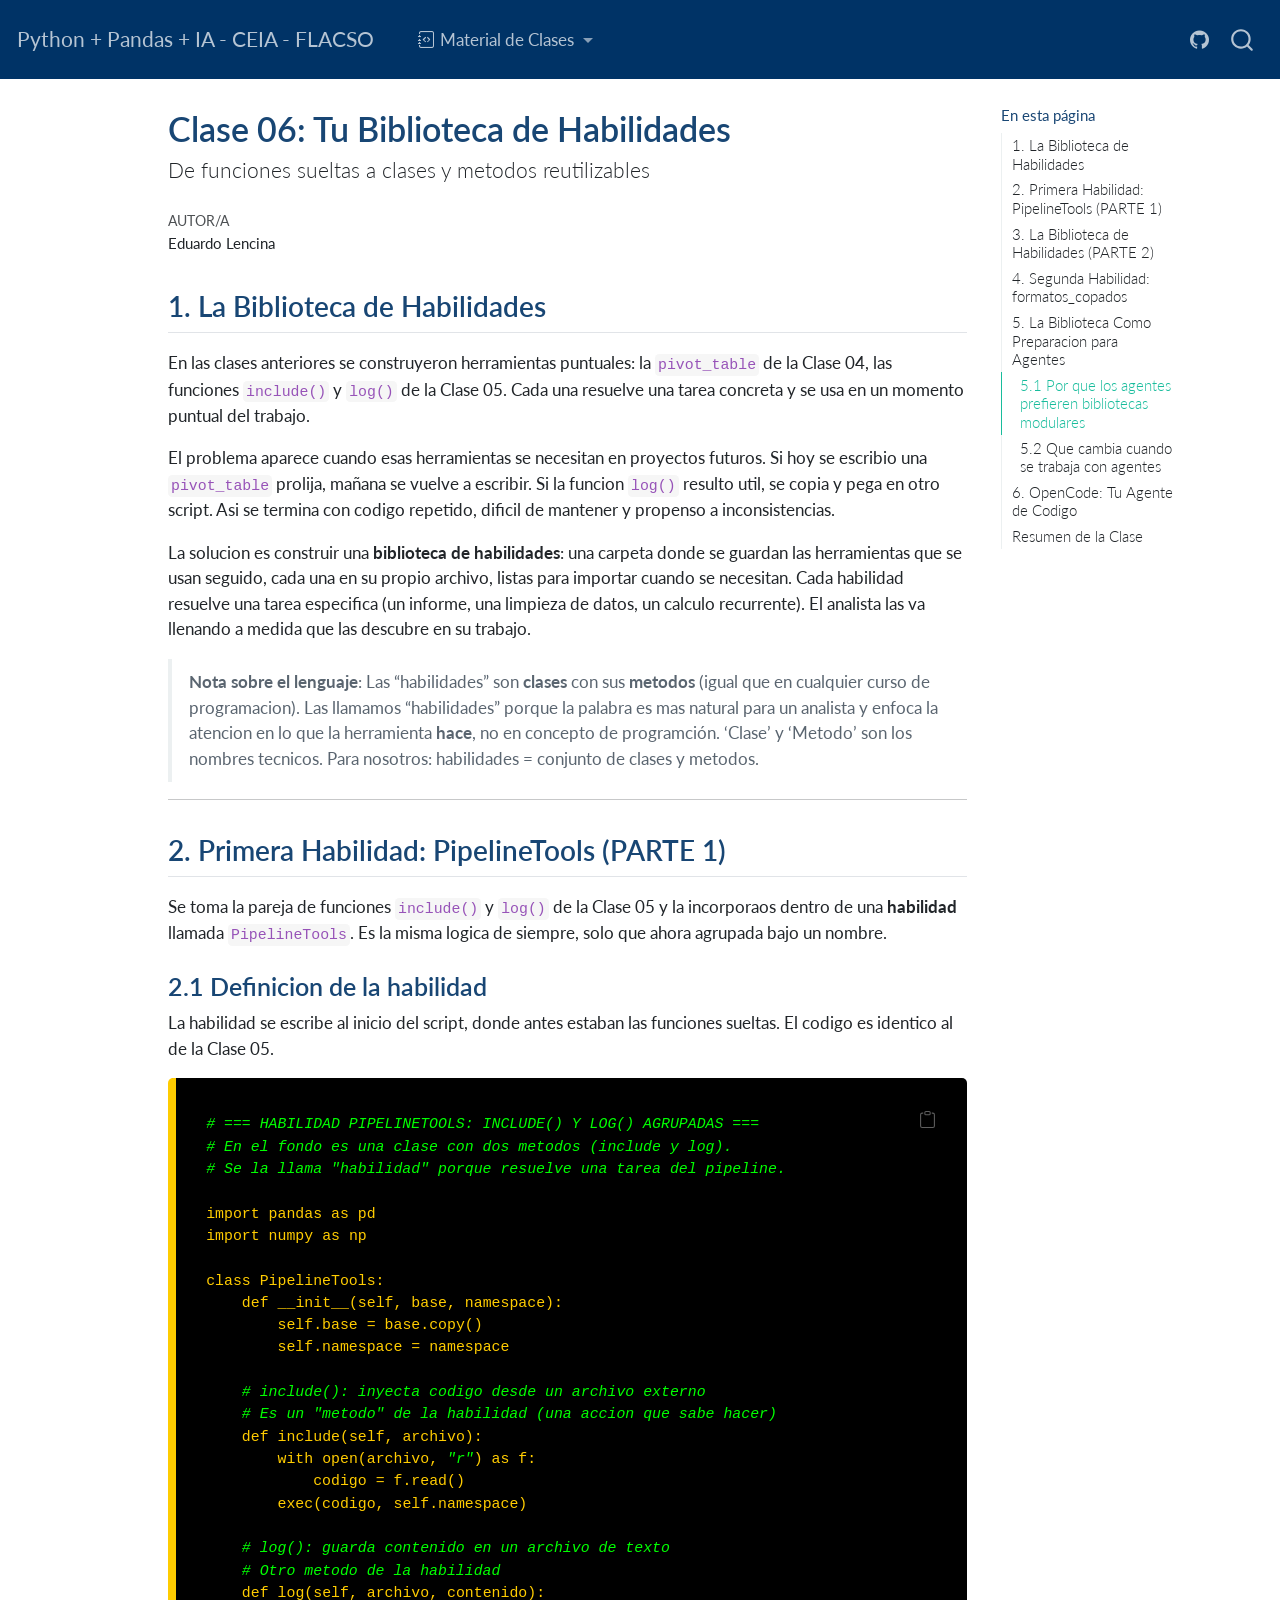
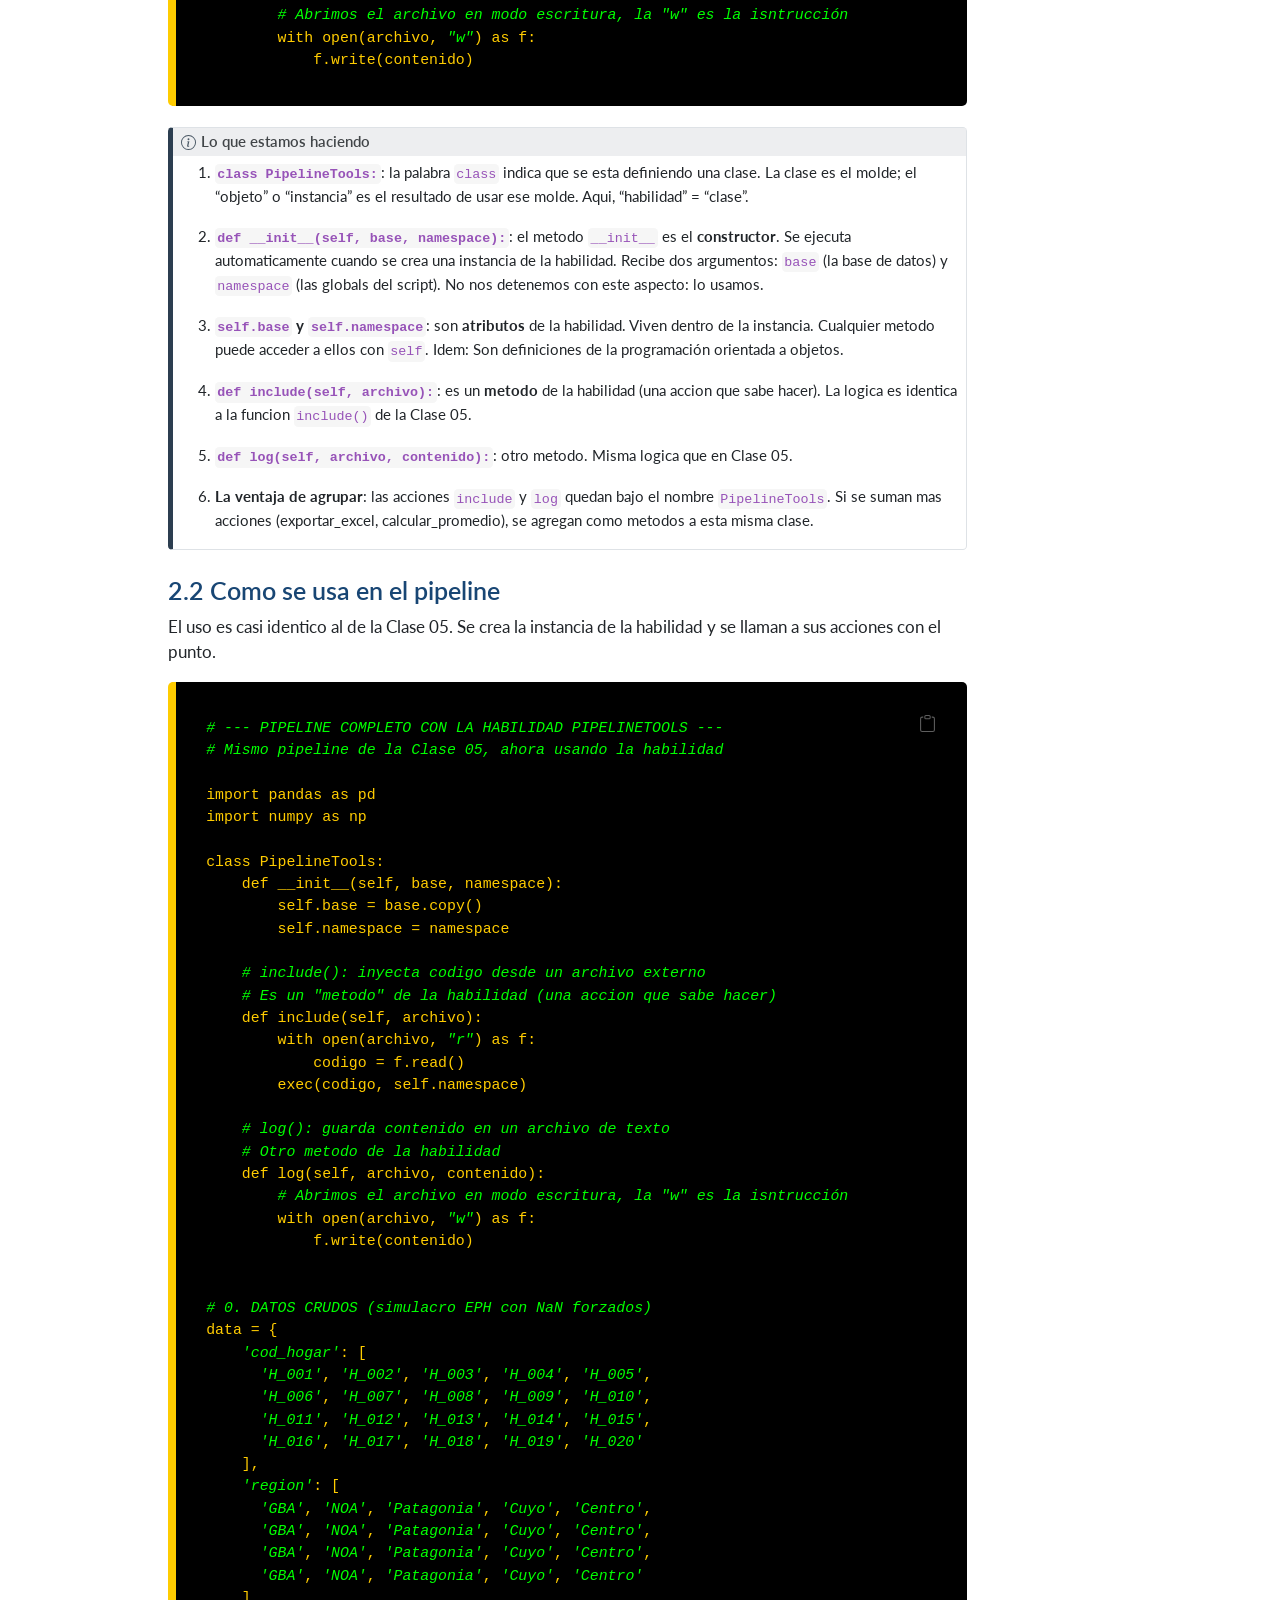
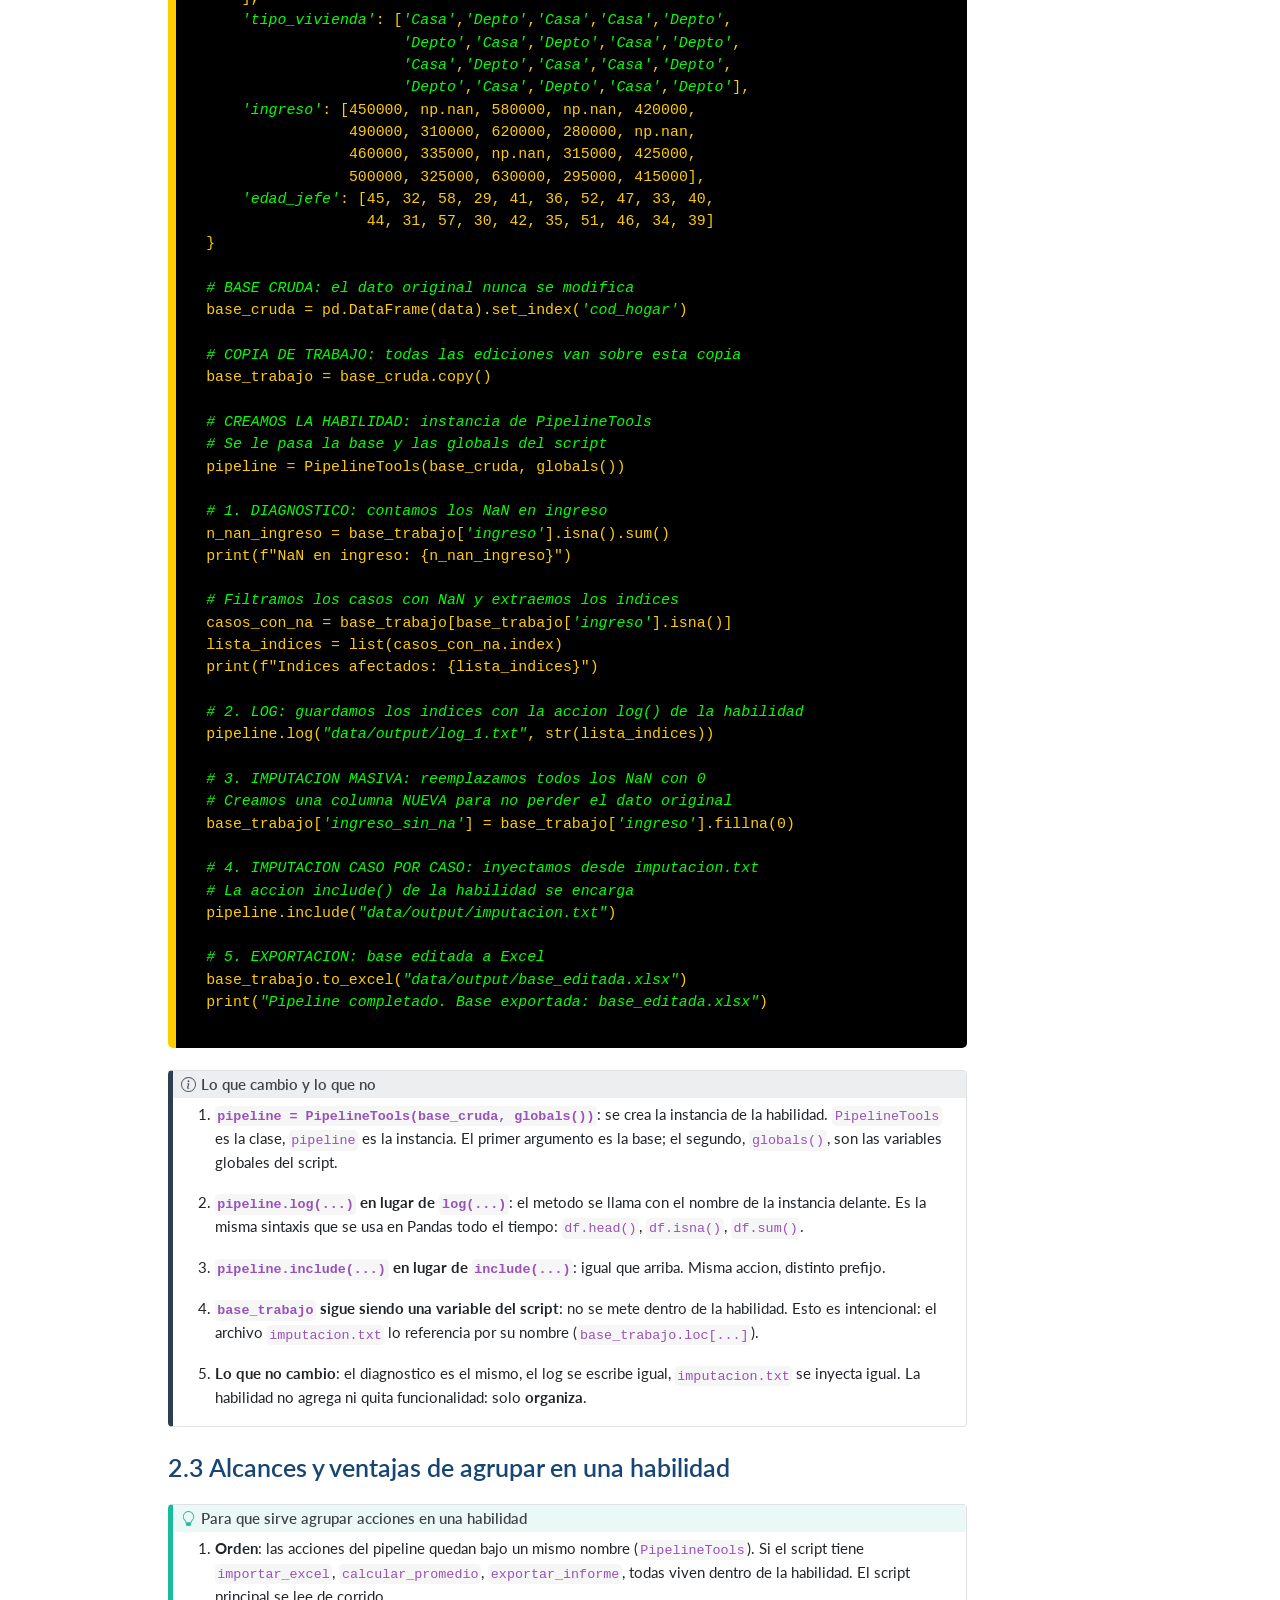
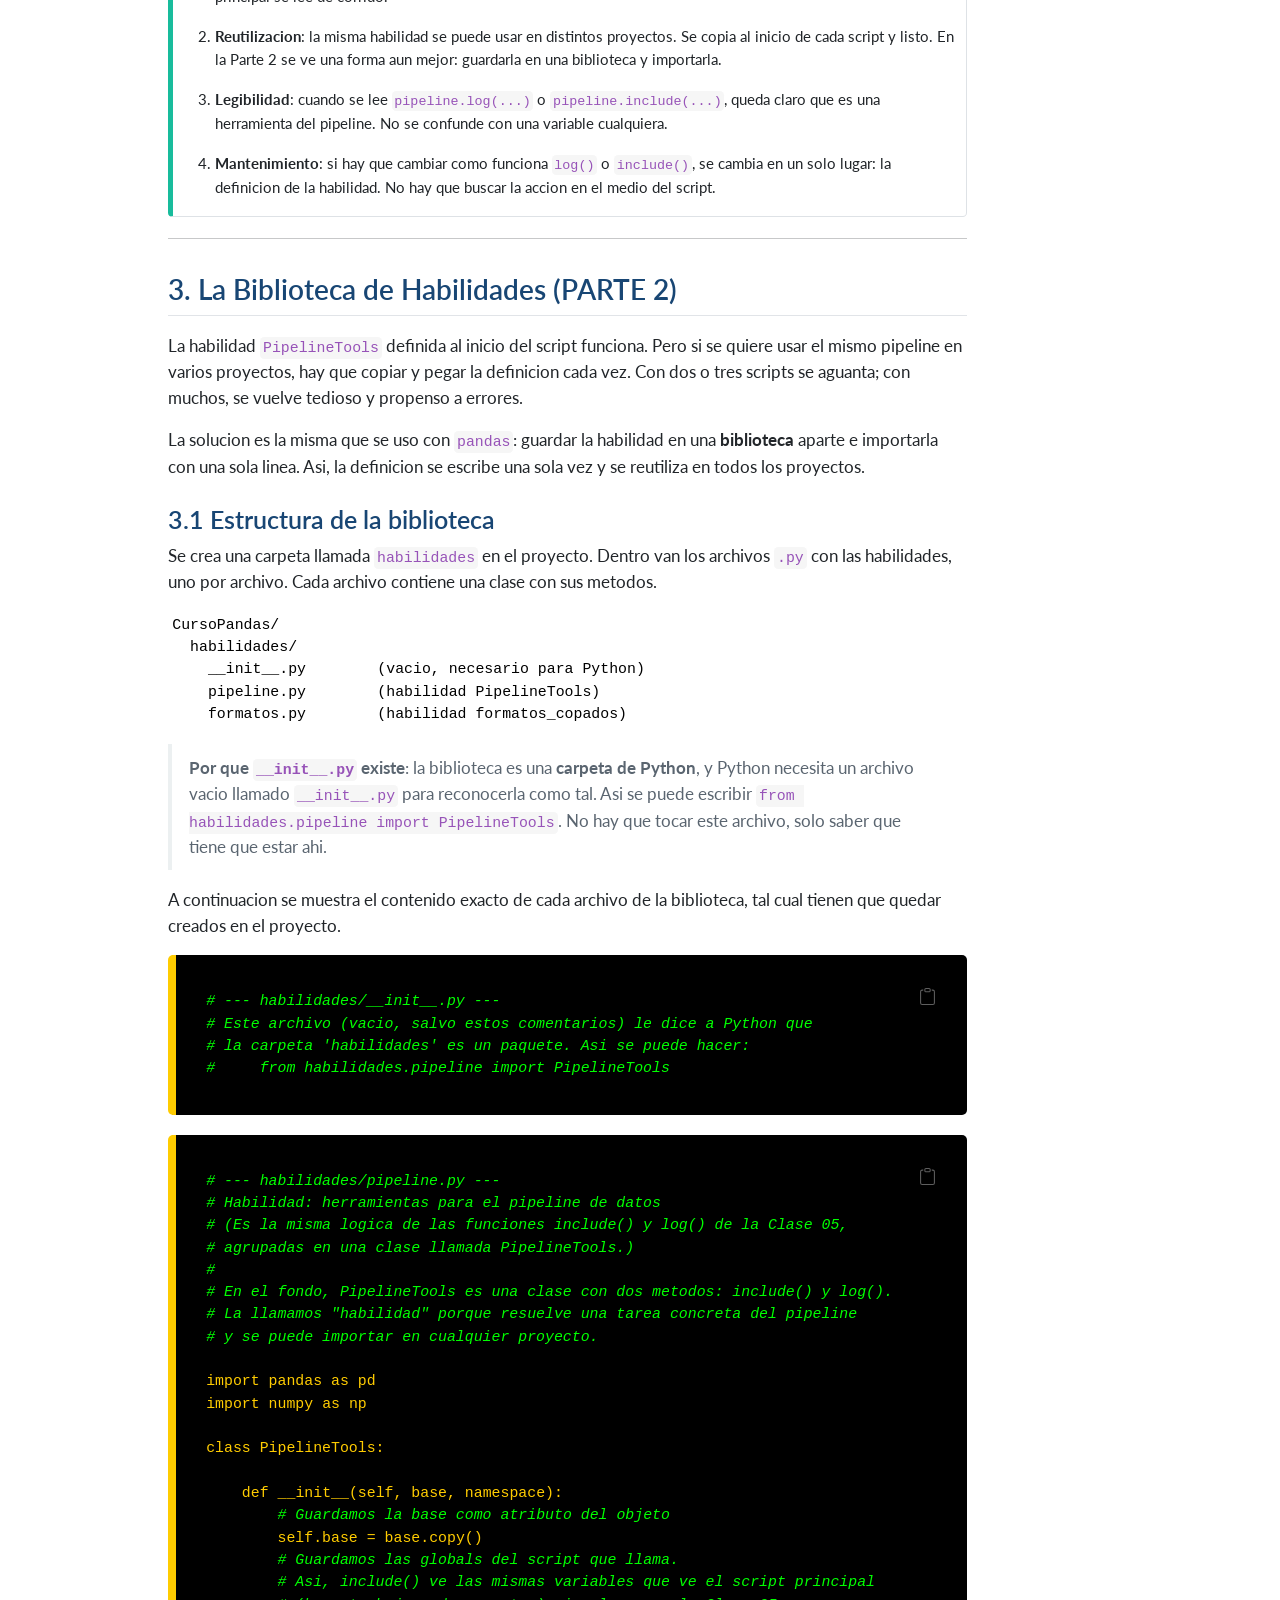
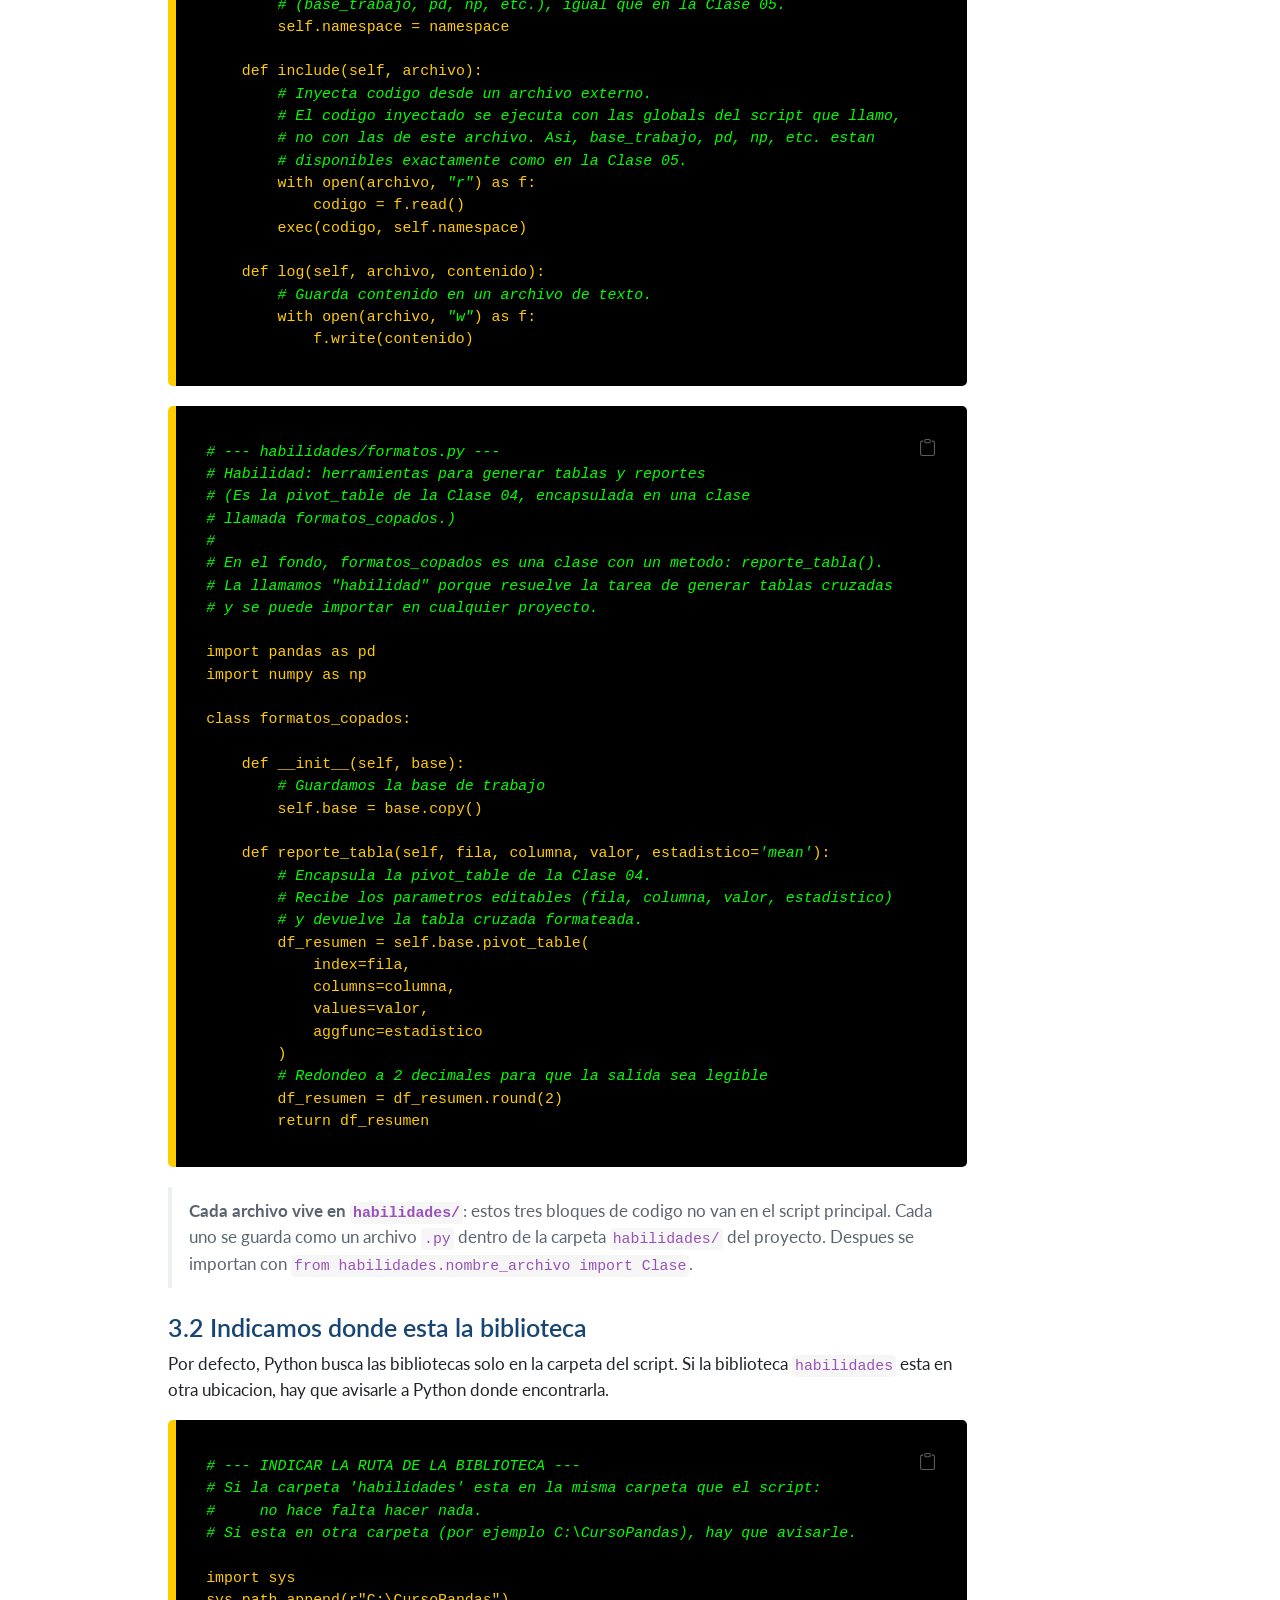
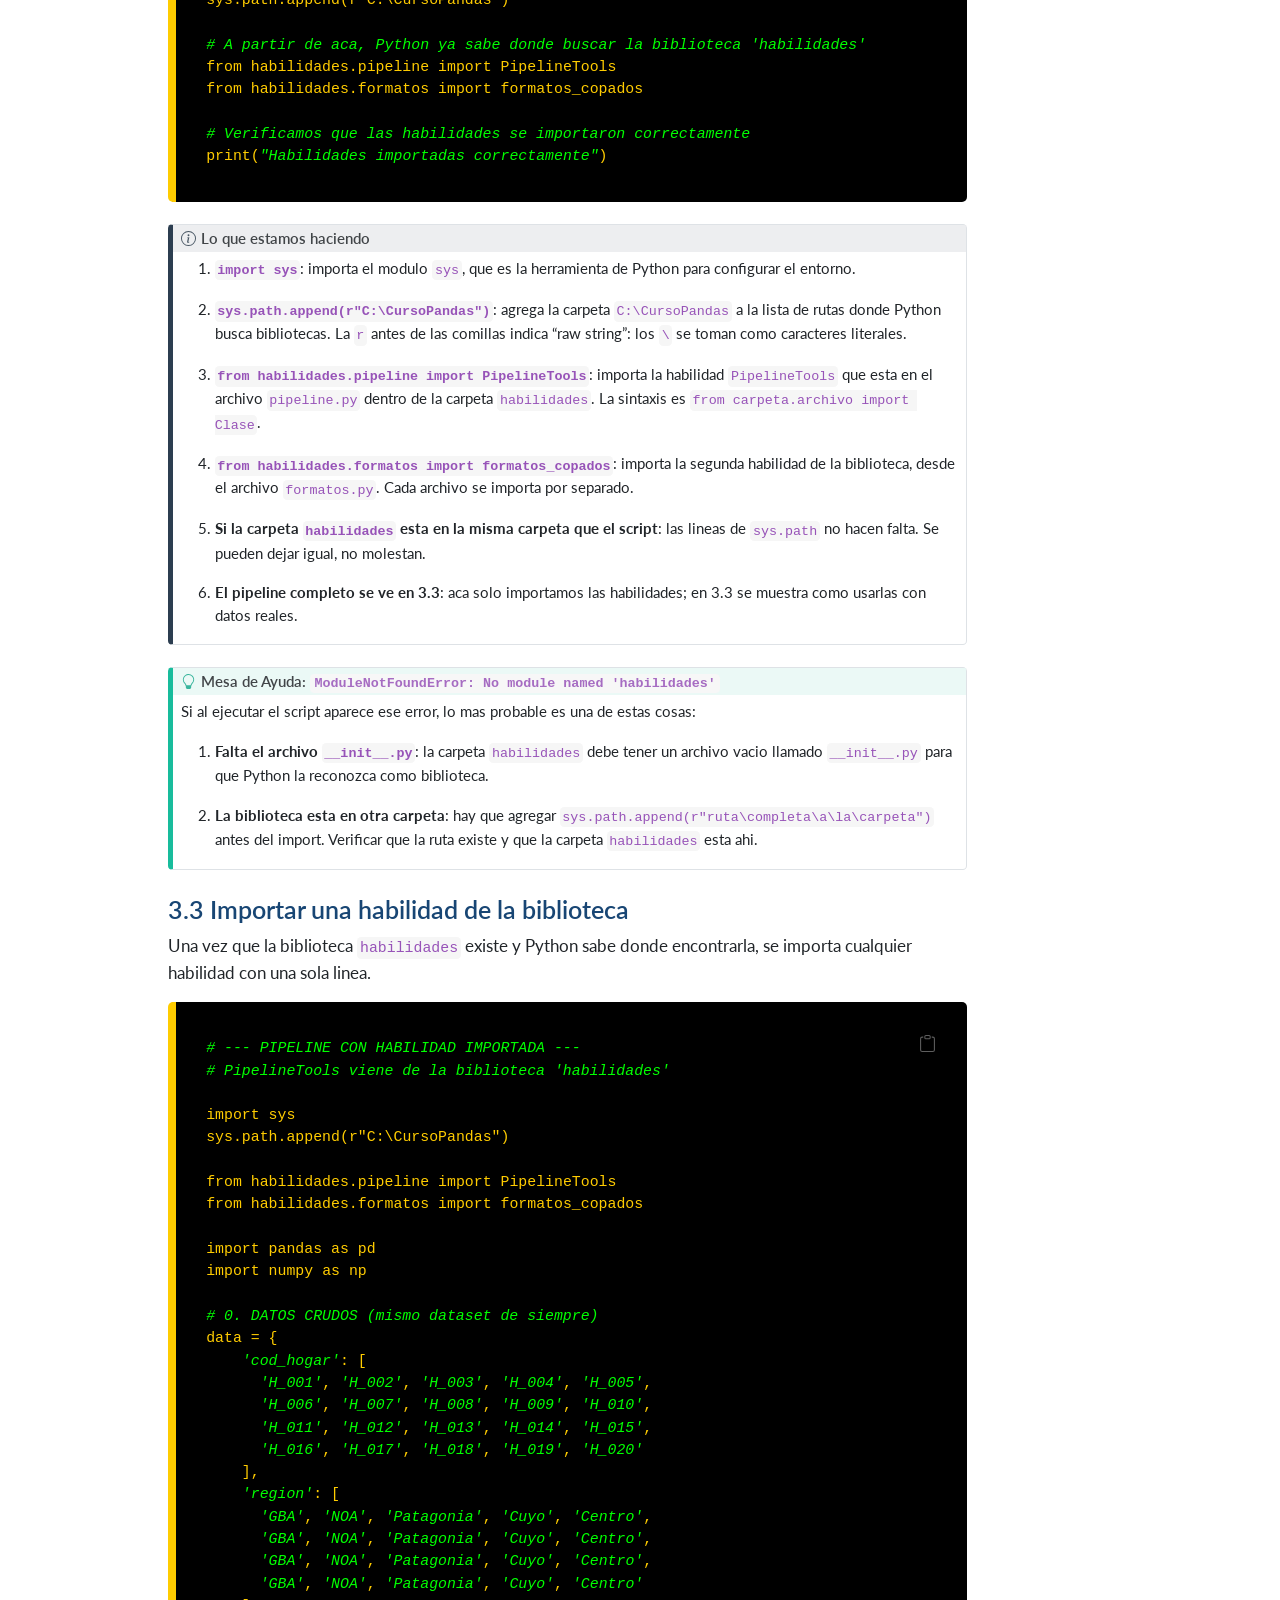
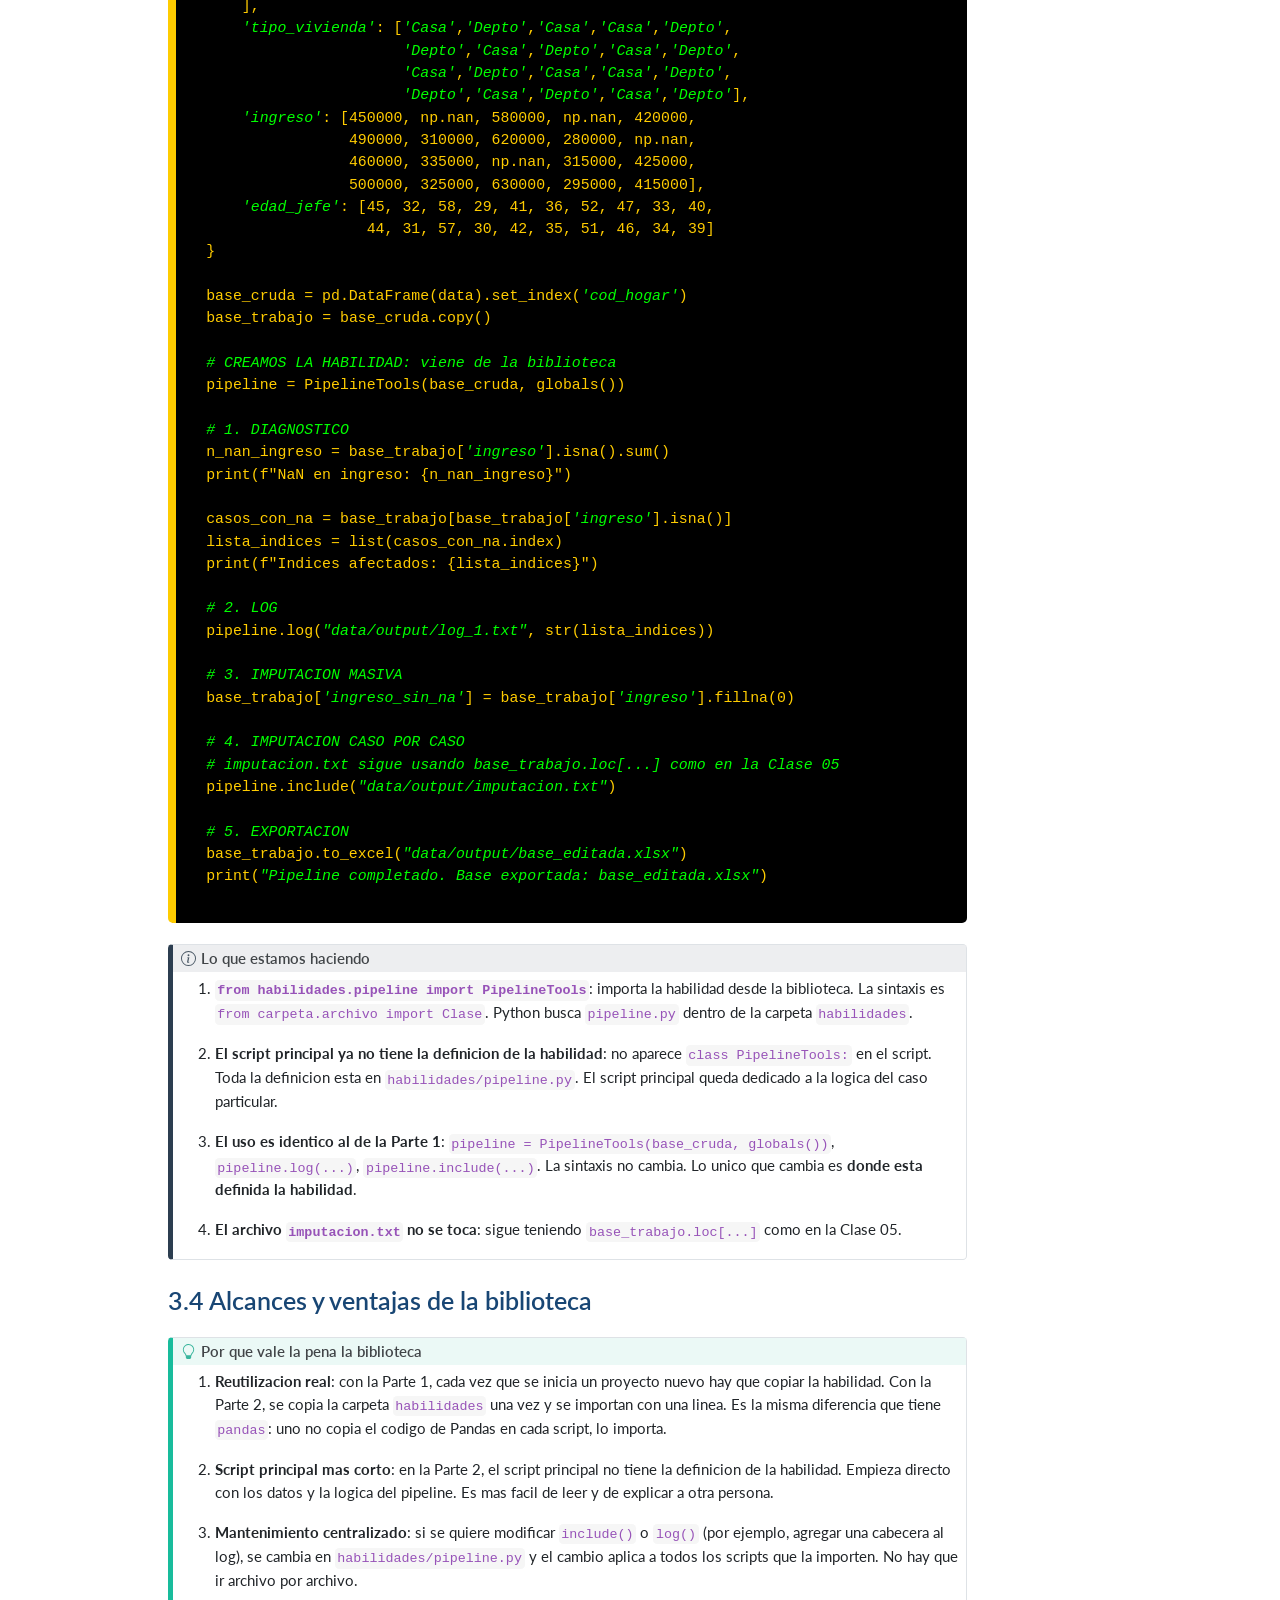
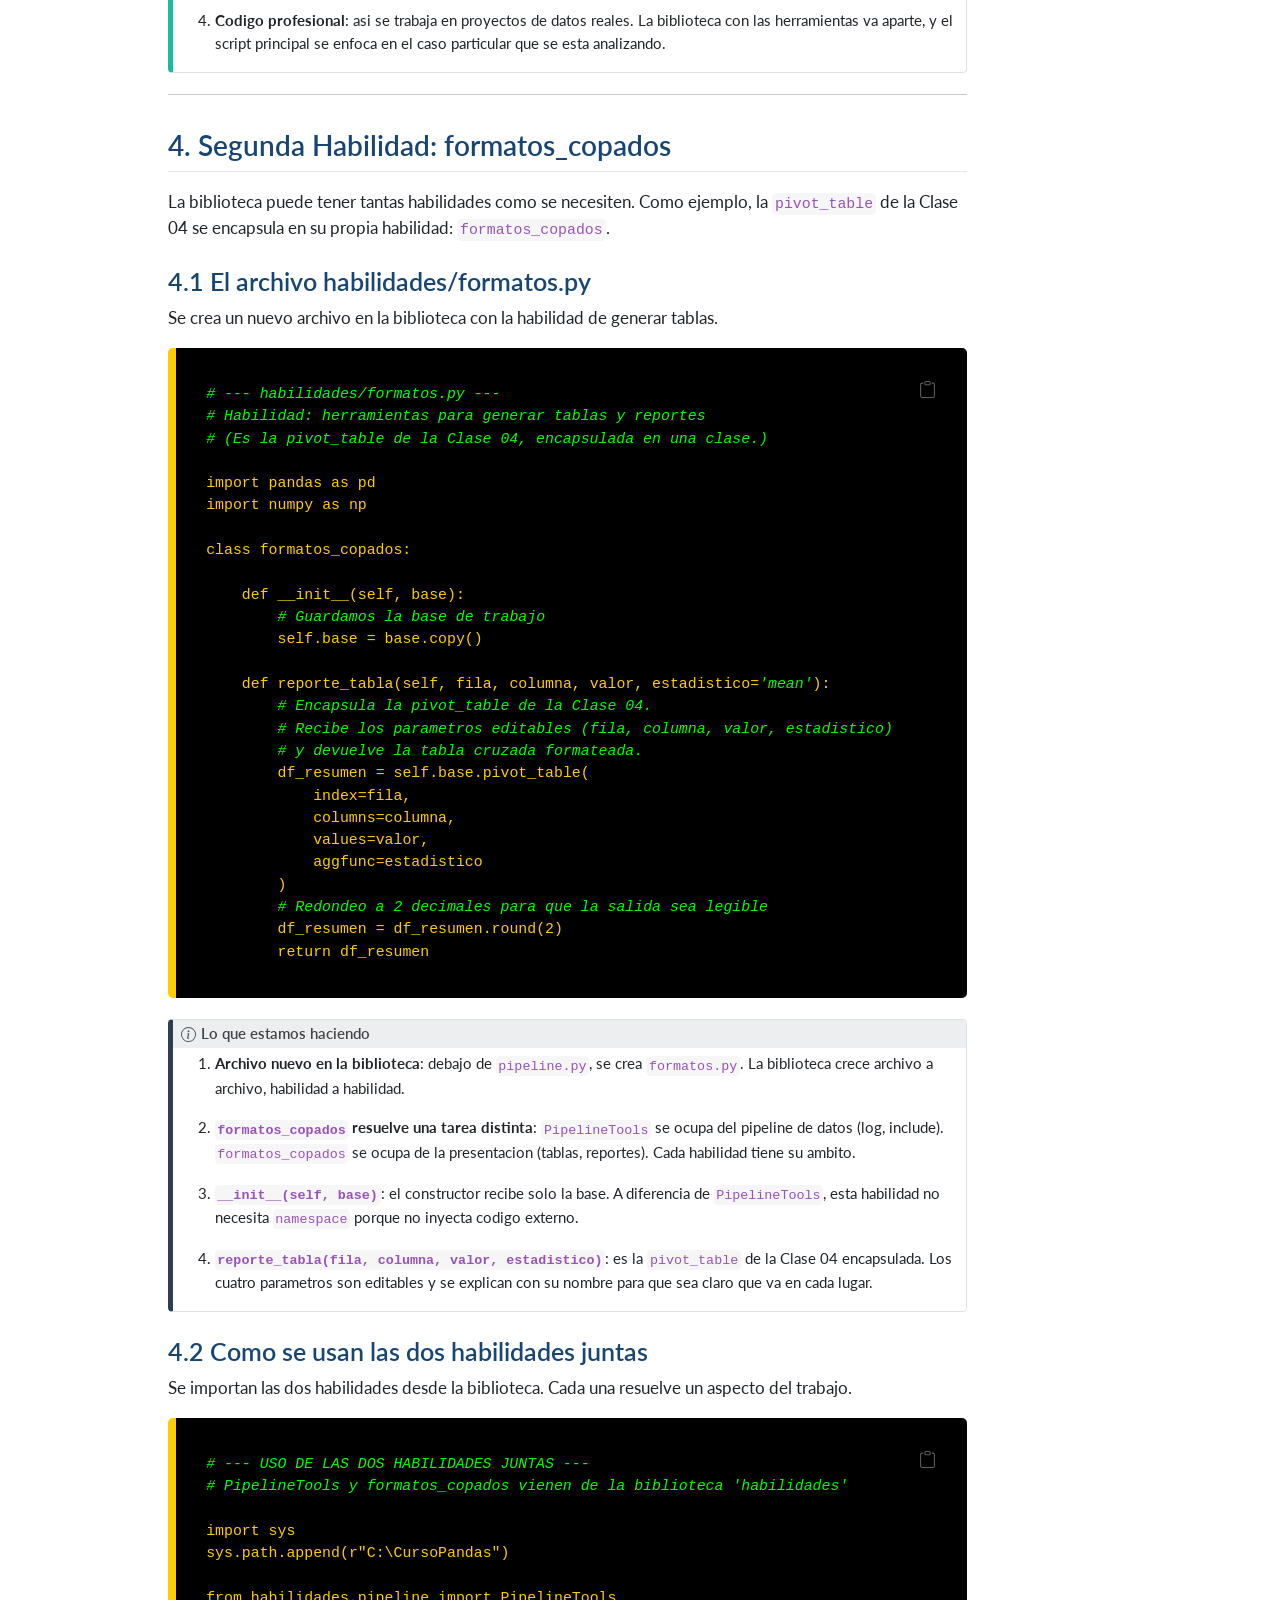
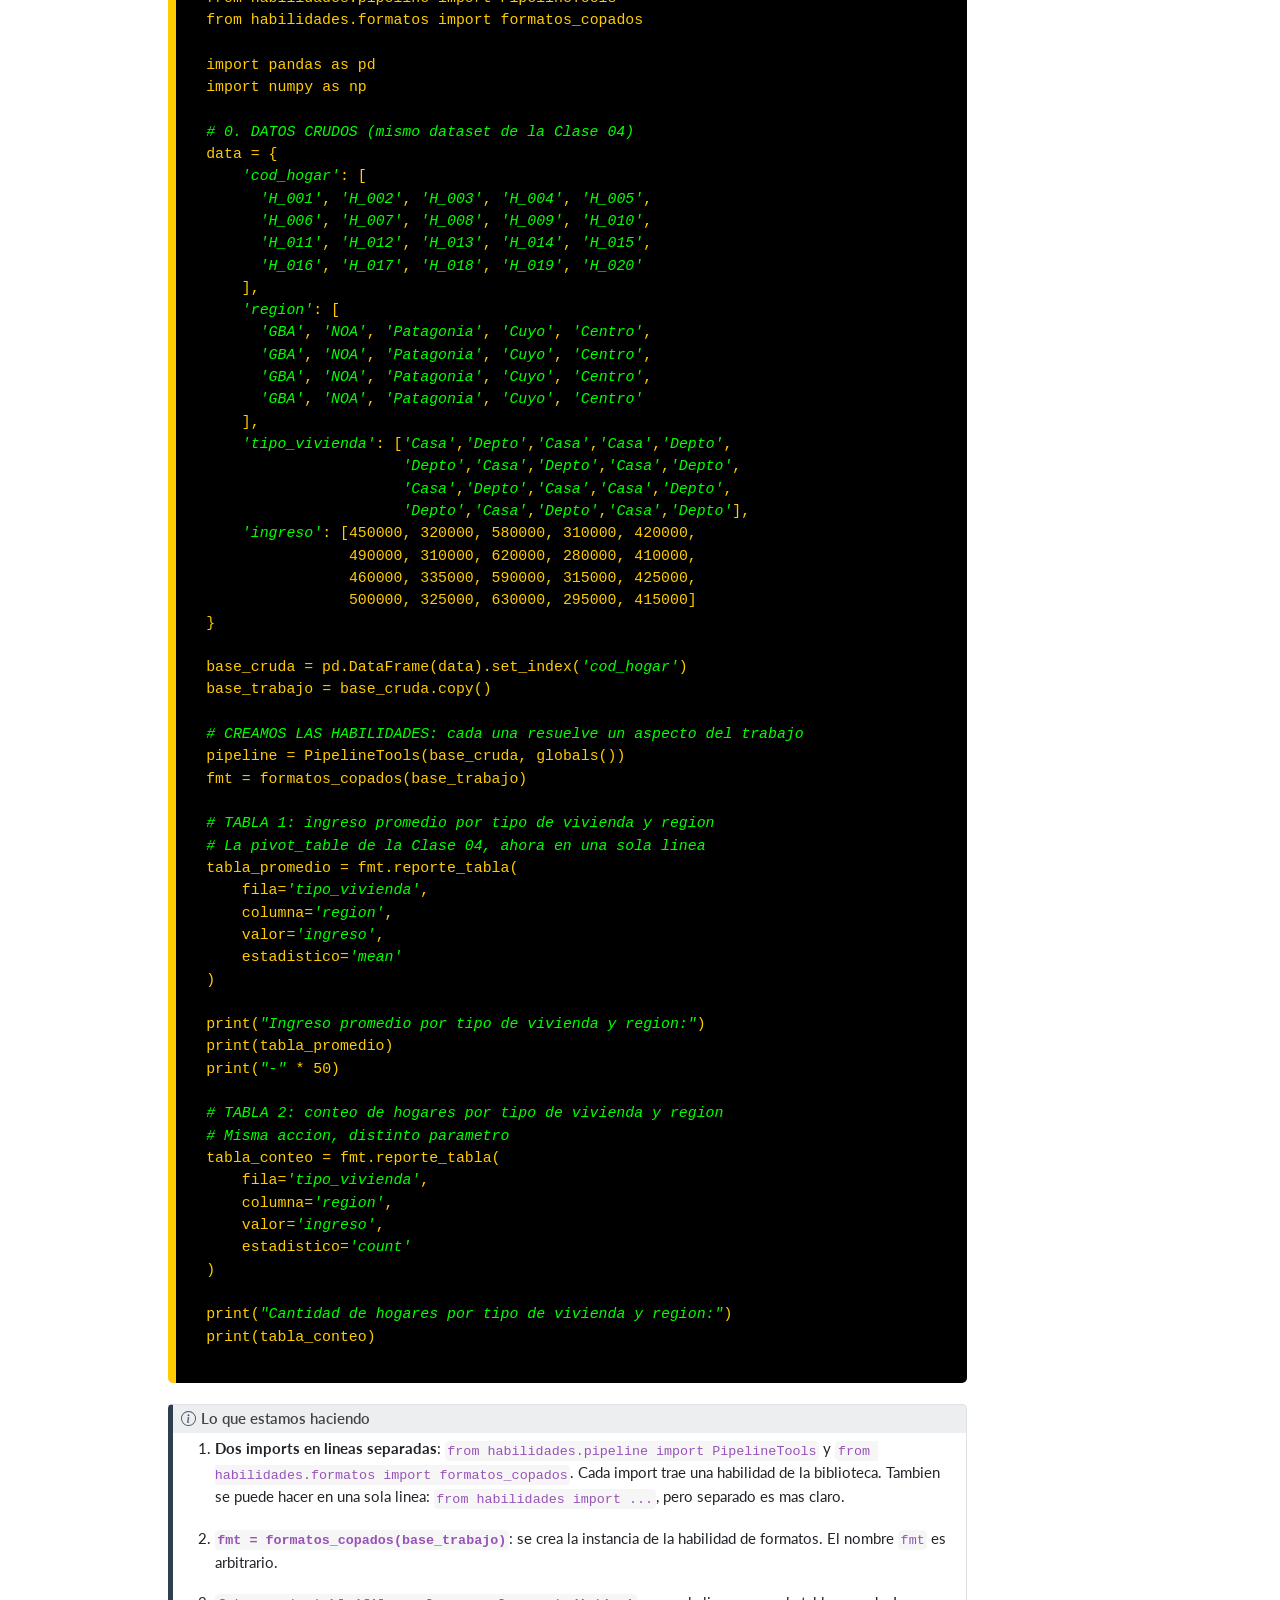
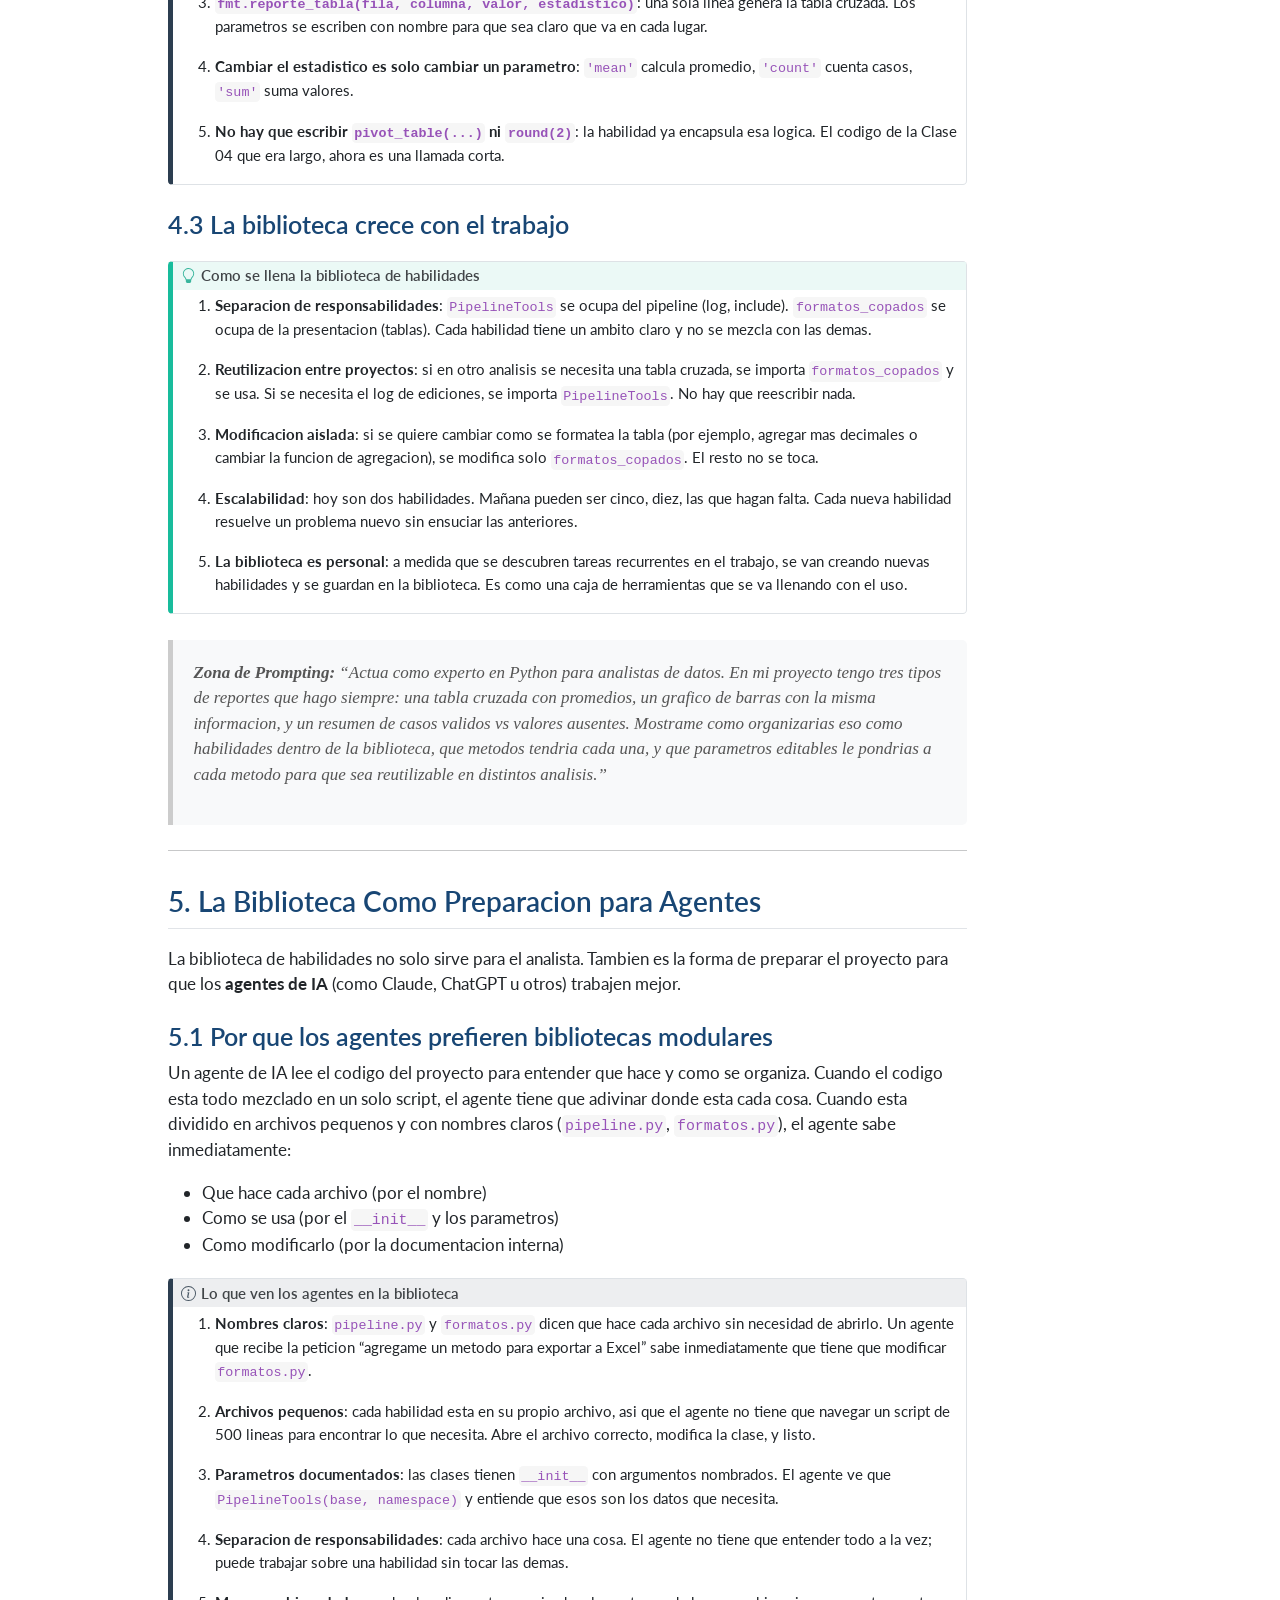
<file: docs/clase_06.html>
<!DOCTYPE html>
<html xmlns="http://www.w3.org/1999/xhtml" lang="es" xml:lang="es"><head>

<meta charset="utf-8">
<meta name="generator" content="quarto-1.3.450">

<meta name="viewport" content="width=device-width, initial-scale=1.0, user-scalable=yes">

<meta name="author" content="Eduardo Lencina">

<title>Python + Pandas + IA - CEIA - FLACSO - Clase 06: Tu Biblioteca de Habilidades</title>
<style>
code{white-space: pre-wrap;}
span.smallcaps{font-variant: small-caps;}
div.columns{display: flex; gap: min(4vw, 1.5em);}
div.column{flex: auto; overflow-x: auto;}
div.hanging-indent{margin-left: 1.5em; text-indent: -1.5em;}
ul.task-list{list-style: none;}
ul.task-list li input[type="checkbox"] {
  width: 0.8em;
  margin: 0 0.8em 0.2em -1em; /* quarto-specific, see https://github.com/quarto-dev/quarto-cli/issues/4556 */ 
  vertical-align: middle;
}
/* CSS for syntax highlighting */
pre > code.sourceCode { white-space: pre; position: relative; }
pre > code.sourceCode > span { display: inline-block; line-height: 1.25; }
pre > code.sourceCode > span:empty { height: 1.2em; }
.sourceCode { overflow: visible; }
code.sourceCode > span { color: inherit; text-decoration: inherit; }
div.sourceCode { margin: 1em 0; }
pre.sourceCode { margin: 0; }
@media screen {
div.sourceCode { overflow: auto; }
}
@media print {
pre > code.sourceCode { white-space: pre-wrap; }
pre > code.sourceCode > span { text-indent: -5em; padding-left: 5em; }
}
pre.numberSource code
  { counter-reset: source-line 0; }
pre.numberSource code > span
  { position: relative; left: -4em; counter-increment: source-line; }
pre.numberSource code > span > a:first-child::before
  { content: counter(source-line);
    position: relative; left: -1em; text-align: right; vertical-align: baseline;
    border: none; display: inline-block;
    -webkit-touch-callout: none; -webkit-user-select: none;
    -khtml-user-select: none; -moz-user-select: none;
    -ms-user-select: none; user-select: none;
    padding: 0 4px; width: 4em;
  }
pre.numberSource { margin-left: 3em;  padding-left: 4px; }
div.sourceCode
  {   }
@media screen {
pre > code.sourceCode > span > a:first-child::before { text-decoration: underline; }
}
</style>


<script src="site_libs/quarto-nav/quarto-nav.js"></script>
<script src="site_libs/quarto-nav/headroom.min.js"></script>
<script src="site_libs/clipboard/clipboard.min.js"></script>
<script src="site_libs/quarto-search/autocomplete.umd.js"></script>
<script src="site_libs/quarto-search/fuse.min.js"></script>
<script src="site_libs/quarto-search/quarto-search.js"></script>
<meta name="quarto:offset" content="./">
<script src="site_libs/quarto-html/quarto.js"></script>
<script src="site_libs/quarto-html/popper.min.js"></script>
<script src="site_libs/quarto-html/tippy.umd.min.js"></script>
<script src="site_libs/quarto-html/anchor.min.js"></script>
<link href="site_libs/quarto-html/tippy.css" rel="stylesheet">
<link href="site_libs/quarto-html/quarto-syntax-highlighting.css" rel="stylesheet" id="quarto-text-highlighting-styles">
<script src="site_libs/bootstrap/bootstrap.min.js"></script>
<link href="site_libs/bootstrap/bootstrap-icons.css" rel="stylesheet">
<link href="site_libs/bootstrap/bootstrap.min.css" rel="stylesheet" id="quarto-bootstrap" data-mode="light">
<script id="quarto-search-options" type="application/json">{
  "location": "navbar",
  "copy-button": false,
  "collapse-after": 3,
  "panel-placement": "end",
  "type": "overlay",
  "limit": 20,
  "language": {
    "search-no-results-text": "Sin resultados",
    "search-matching-documents-text": "documentos encontrados",
    "search-copy-link-title": "Copiar el enlace en la búsqueda",
    "search-hide-matches-text": "Ocultar resultados adicionales",
    "search-more-match-text": "resultado adicional en este documento",
    "search-more-matches-text": "resultados adicionales en este documento",
    "search-clear-button-title": "Borrar",
    "search-detached-cancel-button-title": "Cancelar",
    "search-submit-button-title": "Enviar",
    "search-label": "Buscar"
  }
}</script>


<link rel="stylesheet" href="styles.css">
</head>

<body class="nav-fixed">

<div id="quarto-search-results"></div>
  <header id="quarto-header" class="headroom fixed-top">
    <nav class="navbar navbar-expand-lg navbar-dark ">
      <div class="navbar-container container-fluid">
      <div class="navbar-brand-container">
    <a class="navbar-brand" href="./index.html">
    <span class="navbar-title">Python + Pandas + IA - CEIA - FLACSO</span>
    </a>
  </div>
            <div id="quarto-search" class="" title="Buscar"></div>
          <button class="navbar-toggler" type="button" data-bs-toggle="collapse" data-bs-target="#navbarCollapse" aria-controls="navbarCollapse" aria-expanded="false" aria-label="Navegación de palanca" onclick="if (window.quartoToggleHeadroom) { window.quartoToggleHeadroom(); }">
  <span class="navbar-toggler-icon"></span>
</button>
          <div class="collapse navbar-collapse" id="navbarCollapse">
            <ul class="navbar-nav navbar-nav-scroll me-auto">
  <li class="nav-item dropdown ">
    <a class="nav-link dropdown-toggle" href="#" id="nav-menu-material-de-clases" role="button" data-bs-toggle="dropdown" aria-expanded="false" rel="" target="">
      <i class="bi bi-journal-code" role="img">
</i> 
 <span class="menu-text">Material de Clases</span>
    </a>
    <ul class="dropdown-menu" aria-labelledby="nav-menu-material-de-clases">    
        <li>
    <a class="dropdown-item" href="./clase_01.html" rel="" target="">
 <span class="dropdown-text">Clase 01: El Ecosistema</span></a>
  </li>  
        <li>
    <a class="dropdown-item" href="./clase_02.html" rel="" target="">
 <span class="dropdown-text">Clase 02: Python + Pandas</span></a>
  </li>  
        <li>
    <a class="dropdown-item" href="./clase_03.html" rel="" target="">
 <span class="dropdown-text">Clase 03: Selección de Datos</span></a>
  </li>  
        <li>
    <a class="dropdown-item" href="./clase_04.html" rel="" target="">
 <span class="dropdown-text">Clase 04: Split-Apply-Combine</span></a>
  </li>  
        <li>
    <a class="dropdown-item" href="./clase_05.html" rel="" target="">
 <span class="dropdown-text">Clase 05: Edición y Tratamiento de Valores Ausentes</span></a>
  </li>  
        <li>
    <a class="dropdown-item" href="./clase_06.html" rel="" target="">
 <span class="dropdown-text">Clase 06: Habilidades y OpenCode</span></a>
  </li>  
        <li>
    <a class="dropdown-item" href="./clase_07.html" rel="" target="">
 <span class="dropdown-text">Clase 07: Variables categóricas y Ediciones + Normalización</span></a>
  </li>  
    </ul>
  </li>
</ul>
            <ul class="navbar-nav navbar-nav-scroll ms-auto">
  <li class="nav-item compact">
    <a class="nav-link" href="https://github.com/EduardoQuantum/CeiaPython.git" rel="" target=""><i class="bi bi-github" role="img" aria-label="GitHub">
</i> 
 <span class="menu-text"></span></a>
  </li>  
</ul>
            <div class="quarto-navbar-tools">
</div>
          </div> <!-- /navcollapse -->
      </div> <!-- /container-fluid -->
    </nav>
</header>
<!-- content -->
<div id="quarto-content" class="quarto-container page-columns page-rows-contents page-layout-article page-navbar">
<!-- sidebar -->
<!-- margin-sidebar -->
    <div id="quarto-margin-sidebar" class="sidebar margin-sidebar">
        <nav id="TOC" role="doc-toc" class="toc-active">
    <h2 id="toc-title">En esta página</h2>
   
  <ul>
  <li><a href="#la-biblioteca-de-habilidades" id="toc-la-biblioteca-de-habilidades" class="nav-link active" data-scroll-target="#la-biblioteca-de-habilidades">1. La Biblioteca de Habilidades</a></li>
  <li><a href="#primera-habilidad-pipelinetools-parte-1" id="toc-primera-habilidad-pipelinetools-parte-1" class="nav-link" data-scroll-target="#primera-habilidad-pipelinetools-parte-1">2. Primera Habilidad: PipelineTools (PARTE 1)</a>
  <ul class="collapse">
  <li><a href="#definicion-de-la-habilidad" id="toc-definicion-de-la-habilidad" class="nav-link" data-scroll-target="#definicion-de-la-habilidad">2.1 Definicion de la habilidad</a></li>
  <li><a href="#como-se-usa-en-el-pipeline" id="toc-como-se-usa-en-el-pipeline" class="nav-link" data-scroll-target="#como-se-usa-en-el-pipeline">2.2 Como se usa en el pipeline</a></li>
  <li><a href="#alcances-y-ventajas-de-agrupar-en-una-habilidad" id="toc-alcances-y-ventajas-de-agrupar-en-una-habilidad" class="nav-link" data-scroll-target="#alcances-y-ventajas-de-agrupar-en-una-habilidad">2.3 Alcances y ventajas de agrupar en una habilidad</a></li>
  </ul></li>
  <li><a href="#la-biblioteca-de-habilidades-parte-2" id="toc-la-biblioteca-de-habilidades-parte-2" class="nav-link" data-scroll-target="#la-biblioteca-de-habilidades-parte-2">3. La Biblioteca de Habilidades (PARTE 2)</a>
  <ul class="collapse">
  <li><a href="#estructura-de-la-biblioteca" id="toc-estructura-de-la-biblioteca" class="nav-link" data-scroll-target="#estructura-de-la-biblioteca">3.1 Estructura de la biblioteca</a></li>
  <li><a href="#indicamos-donde-esta-la-biblioteca" id="toc-indicamos-donde-esta-la-biblioteca" class="nav-link" data-scroll-target="#indicamos-donde-esta-la-biblioteca">3.2 Indicamos donde esta la biblioteca</a></li>
  <li><a href="#importar-una-habilidad-de-la-biblioteca" id="toc-importar-una-habilidad-de-la-biblioteca" class="nav-link" data-scroll-target="#importar-una-habilidad-de-la-biblioteca">3.3 Importar una habilidad de la biblioteca</a></li>
  <li><a href="#alcances-y-ventajas-de-la-biblioteca" id="toc-alcances-y-ventajas-de-la-biblioteca" class="nav-link" data-scroll-target="#alcances-y-ventajas-de-la-biblioteca">3.4 Alcances y ventajas de la biblioteca</a></li>
  </ul></li>
  <li><a href="#segunda-habilidad-formatos_copados" id="toc-segunda-habilidad-formatos_copados" class="nav-link" data-scroll-target="#segunda-habilidad-formatos_copados">4. Segunda Habilidad: formatos_copados</a>
  <ul class="collapse">
  <li><a href="#el-archivo-habilidadesformatos.py" id="toc-el-archivo-habilidadesformatos.py" class="nav-link" data-scroll-target="#el-archivo-habilidadesformatos.py">4.1 El archivo habilidades/formatos.py</a></li>
  <li><a href="#como-se-usan-las-dos-habilidades-juntas" id="toc-como-se-usan-las-dos-habilidades-juntas" class="nav-link" data-scroll-target="#como-se-usan-las-dos-habilidades-juntas">4.2 Como se usan las dos habilidades juntas</a></li>
  <li><a href="#la-biblioteca-crece-con-el-trabajo" id="toc-la-biblioteca-crece-con-el-trabajo" class="nav-link" data-scroll-target="#la-biblioteca-crece-con-el-trabajo">4.3 La biblioteca crece con el trabajo</a></li>
  </ul></li>
  <li><a href="#la-biblioteca-como-preparacion-para-agentes" id="toc-la-biblioteca-como-preparacion-para-agentes" class="nav-link" data-scroll-target="#la-biblioteca-como-preparacion-para-agentes">5. La Biblioteca Como Preparacion para Agentes</a>
  <ul class="collapse">
  <li><a href="#por-que-los-agentes-prefieren-bibliotecas-modulares" id="toc-por-que-los-agentes-prefieren-bibliotecas-modulares" class="nav-link" data-scroll-target="#por-que-los-agentes-prefieren-bibliotecas-modulares">5.1 Por que los agentes prefieren bibliotecas modulares</a></li>
  <li><a href="#que-cambia-cuando-se-trabaja-con-agentes" id="toc-que-cambia-cuando-se-trabaja-con-agentes" class="nav-link" data-scroll-target="#que-cambia-cuando-se-trabaja-con-agentes">5.2 Que cambia cuando se trabaja con agentes</a></li>
  </ul></li>
  <li><a href="#opencode-tu-agente-de-codigo" id="toc-opencode-tu-agente-de-codigo" class="nav-link" data-scroll-target="#opencode-tu-agente-de-codigo">6. OpenCode: Tu Agente de Codigo</a>
  <ul class="collapse">
  <li><a href="#que-es-opencode" id="toc-que-es-opencode" class="nav-link" data-scroll-target="#que-es-opencode">6.1 Que es OpenCode</a></li>
  <li><a href="#cuatro-comandos-basicos" id="toc-cuatro-comandos-basicos" class="nav-link" data-scroll-target="#cuatro-comandos-basicos">6.2 Cuatro comandos basicos</a></li>
  <li><a href="#ejercicio-practico-crear-una-nueva-habilidad-con-opencode" id="toc-ejercicio-practico-crear-una-nueva-habilidad-con-opencode" class="nav-link" data-scroll-target="#ejercicio-practico-crear-una-nueva-habilidad-con-opencode">6.3 Ejercicio practico: crear una nueva habilidad con OpenCode</a></li>
  <li><a href="#el-agente-analista-de-datos" id="toc-el-agente-analista-de-datos" class="nav-link" data-scroll-target="#el-agente-analista-de-datos">6.4 El agente analista de datos</a></li>
  </ul></li>
  <li><a href="#resumen-de-la-clase" id="toc-resumen-de-la-clase" class="nav-link" data-scroll-target="#resumen-de-la-clase">Resumen de la Clase</a></li>
  </ul>
</nav>
    </div>
<!-- main -->
<main class="content" id="quarto-document-content">

<header id="title-block-header" class="quarto-title-block default">
<div class="quarto-title">
<h1 class="title">Clase 06: Tu Biblioteca de Habilidades</h1>
<p class="subtitle lead">De funciones sueltas a clases y metodos reutilizables</p>
</div>



<div class="quarto-title-meta">

    <div>
    <div class="quarto-title-meta-heading">Autor/a</div>
    <div class="quarto-title-meta-contents">
             <p>Eduardo Lencina </p>
          </div>
  </div>
    
  
    
  </div>
  

</header>

<section id="la-biblioteca-de-habilidades" class="level2">
<h2 class="anchored" data-anchor-id="la-biblioteca-de-habilidades">1. La Biblioteca de Habilidades</h2>
<p>En las clases anteriores se construyeron herramientas puntuales: la <code>pivot_table</code> de la Clase 04, las funciones <code>include()</code> y <code>log()</code> de la Clase 05. Cada una resuelve una tarea concreta y se usa en un momento puntual del trabajo.</p>
<p>El problema aparece cuando esas herramientas se necesitan en proyectos futuros. Si hoy se escribio una <code>pivot_table</code> prolija, mañana se vuelve a escribir. Si la funcion <code>log()</code> resulto util, se copia y pega en otro script. Asi se termina con codigo repetido, dificil de mantener y propenso a inconsistencias.</p>
<p>La solucion es construir una <strong>biblioteca de habilidades</strong>: una carpeta donde se guardan las herramientas que se usan seguido, cada una en su propio archivo, listas para importar cuando se necesitan. Cada habilidad resuelve una tarea especifica (un informe, una limpieza de datos, un calculo recurrente). El analista las va llenando a medida que las descubre en su trabajo.</p>
<blockquote class="blockquote">
<p><strong>Nota sobre el lenguaje</strong>: Las “habilidades” son <strong>clases</strong> con sus <strong>metodos</strong> (igual que en cualquier curso de programacion). Las llamamos “habilidades” porque la palabra es mas natural para un analista y enfoca la atencion en lo que la herramienta <strong>hace</strong>, no en concepto de programción. ‘Clase’ y ‘Metodo’ son los nombres tecnicos. Para nosotros: habilidades = conjunto de clases y metodos.</p>
</blockquote>
<hr>
</section>
<section id="primera-habilidad-pipelinetools-parte-1" class="level2">
<h2 class="anchored" data-anchor-id="primera-habilidad-pipelinetools-parte-1">2. Primera Habilidad: PipelineTools (PARTE 1)</h2>
<p>Se toma la pareja de funciones <code>include()</code> y <code>log()</code> de la Clase 05 y la incorporaos dentro de una <strong>habilidad</strong> llamada <code>PipelineTools</code>. Es la misma logica de siempre, solo que ahora agrupada bajo un nombre.</p>
<section id="definicion-de-la-habilidad" class="level3">
<h3 class="anchored" data-anchor-id="definicion-de-la-habilidad">2.1 Definicion de la habilidad</h3>
<p>La habilidad se escribe al inicio del script, donde antes estaban las funciones sueltas. El codigo es identico al de la Clase 05.</p>
<div class="monitor-box">
<div class="sourceCode" id="cb1"><pre class="sourceCode python code-with-copy"><code class="sourceCode python"><span id="cb1-1"><a href="#cb1-1" aria-hidden="true" tabindex="-1"></a><span class="co"># === HABILIDAD PIPELINETOOLS: INCLUDE() Y LOG() AGRUPADAS ===</span></span>
<span id="cb1-2"><a href="#cb1-2" aria-hidden="true" tabindex="-1"></a><span class="co"># En el fondo es una clase con dos metodos (include y log).</span></span>
<span id="cb1-3"><a href="#cb1-3" aria-hidden="true" tabindex="-1"></a><span class="co"># Se la llama "habilidad" porque resuelve una tarea del pipeline.</span></span>
<span id="cb1-4"><a href="#cb1-4" aria-hidden="true" tabindex="-1"></a></span>
<span id="cb1-5"><a href="#cb1-5" aria-hidden="true" tabindex="-1"></a><span class="im">import</span> pandas <span class="im">as</span> pd</span>
<span id="cb1-6"><a href="#cb1-6" aria-hidden="true" tabindex="-1"></a><span class="im">import</span> numpy <span class="im">as</span> np</span>
<span id="cb1-7"><a href="#cb1-7" aria-hidden="true" tabindex="-1"></a></span>
<span id="cb1-8"><a href="#cb1-8" aria-hidden="true" tabindex="-1"></a><span class="kw">class</span> PipelineTools:</span>
<span id="cb1-9"><a href="#cb1-9" aria-hidden="true" tabindex="-1"></a>    <span class="kw">def</span> <span class="fu">__init__</span>(<span class="va">self</span>, base, namespace):</span>
<span id="cb1-10"><a href="#cb1-10" aria-hidden="true" tabindex="-1"></a>        <span class="va">self</span>.base <span class="op">=</span> base.copy()</span>
<span id="cb1-11"><a href="#cb1-11" aria-hidden="true" tabindex="-1"></a>        <span class="va">self</span>.namespace <span class="op">=</span> namespace</span>
<span id="cb1-12"><a href="#cb1-12" aria-hidden="true" tabindex="-1"></a></span>
<span id="cb1-13"><a href="#cb1-13" aria-hidden="true" tabindex="-1"></a>    <span class="co"># include(): inyecta codigo desde un archivo externo</span></span>
<span id="cb1-14"><a href="#cb1-14" aria-hidden="true" tabindex="-1"></a>    <span class="co"># Es un "metodo" de la habilidad (una accion que sabe hacer)</span></span>
<span id="cb1-15"><a href="#cb1-15" aria-hidden="true" tabindex="-1"></a>    <span class="kw">def</span> include(<span class="va">self</span>, archivo):</span>
<span id="cb1-16"><a href="#cb1-16" aria-hidden="true" tabindex="-1"></a>        <span class="cf">with</span> <span class="bu">open</span>(archivo, <span class="st">"r"</span>) <span class="im">as</span> f:</span>
<span id="cb1-17"><a href="#cb1-17" aria-hidden="true" tabindex="-1"></a>            codigo <span class="op">=</span> f.read()</span>
<span id="cb1-18"><a href="#cb1-18" aria-hidden="true" tabindex="-1"></a>        <span class="bu">exec</span>(codigo, <span class="va">self</span>.namespace)</span>
<span id="cb1-19"><a href="#cb1-19" aria-hidden="true" tabindex="-1"></a></span>
<span id="cb1-20"><a href="#cb1-20" aria-hidden="true" tabindex="-1"></a>    <span class="co"># log(): guarda contenido en un archivo de texto</span></span>
<span id="cb1-21"><a href="#cb1-21" aria-hidden="true" tabindex="-1"></a>    <span class="co"># Otro metodo de la habilidad</span></span>
<span id="cb1-22"><a href="#cb1-22" aria-hidden="true" tabindex="-1"></a>    <span class="kw">def</span> log(<span class="va">self</span>, archivo, contenido):</span>
<span id="cb1-23"><a href="#cb1-23" aria-hidden="true" tabindex="-1"></a>        <span class="co"># Abrimos el archivo en modo escritura, la "w" es la isntrucción</span></span>
<span id="cb1-24"><a href="#cb1-24" aria-hidden="true" tabindex="-1"></a>        <span class="cf">with</span> <span class="bu">open</span>(archivo, <span class="st">"w"</span>) <span class="im">as</span> f:</span>
<span id="cb1-25"><a href="#cb1-25" aria-hidden="true" tabindex="-1"></a>            f.write(contenido)</span></code><button title="Copiar al portapapeles" class="code-copy-button"><i class="bi"></i></button></pre></div>
</div>
<div class="callout callout-style-default callout-note callout-titled">
<div class="callout-header d-flex align-content-center">
<div class="callout-icon-container">
<i class="callout-icon"></i>
</div>
<div class="callout-title-container flex-fill">
Lo que estamos haciendo
</div>
</div>
<div class="callout-body-container callout-body">
<ol type="1">
<li><p><strong><code>class PipelineTools:</code></strong>: la palabra <code>class</code> indica que se esta definiendo una clase. La clase es el molde; el “objeto” o “instancia” es el resultado de usar ese molde. Aqui, “habilidad” = “clase”.</p></li>
<li><p><strong><code>def __init__(self, base, namespace):</code></strong>: el metodo <code>__init__</code> es el <strong>constructor</strong>. Se ejecuta automaticamente cuando se crea una instancia de la habilidad. Recibe dos argumentos: <code>base</code> (la base de datos) y <code>namespace</code> (las globals del script). No nos detenemos con este aspecto: lo usamos.</p></li>
<li><p><strong><code>self.base</code> y <code>self.namespace</code></strong>: son <strong>atributos</strong> de la habilidad. Viven dentro de la instancia. Cualquier metodo puede acceder a ellos con <code>self</code>. Idem: Son definiciones de la programación orientada a objetos.</p></li>
<li><p><strong><code>def include(self, archivo):</code></strong>: es un <strong>metodo</strong> de la habilidad (una accion que sabe hacer). La logica es identica a la funcion <code>include()</code> de la Clase 05.</p></li>
<li><p><strong><code>def log(self, archivo, contenido):</code></strong>: otro metodo. Misma logica que en Clase 05.</p></li>
<li><p><strong>La ventaja de agrupar</strong>: las acciones <code>include</code> y <code>log</code> quedan bajo el nombre <code>PipelineTools</code>. Si se suman mas acciones (exportar_excel, calcular_promedio), se agregan como metodos a esta misma clase.</p></li>
</ol>
</div>
</div>
</section>
<section id="como-se-usa-en-el-pipeline" class="level3">
<h3 class="anchored" data-anchor-id="como-se-usa-en-el-pipeline">2.2 Como se usa en el pipeline</h3>
<p>El uso es casi identico al de la Clase 05. Se crea la instancia de la habilidad y se llaman a sus acciones con el punto.</p>
<div class="monitor-box">
<div class="sourceCode" id="cb2"><pre class="sourceCode python code-with-copy"><code class="sourceCode python"><span id="cb2-1"><a href="#cb2-1" aria-hidden="true" tabindex="-1"></a><span class="co"># --- PIPELINE COMPLETO CON LA HABILIDAD PIPELINETOOLS ---</span></span>
<span id="cb2-2"><a href="#cb2-2" aria-hidden="true" tabindex="-1"></a><span class="co"># Mismo pipeline de la Clase 05, ahora usando la habilidad</span></span>
<span id="cb2-3"><a href="#cb2-3" aria-hidden="true" tabindex="-1"></a></span>
<span id="cb2-4"><a href="#cb2-4" aria-hidden="true" tabindex="-1"></a><span class="im">import</span> pandas <span class="im">as</span> pd</span>
<span id="cb2-5"><a href="#cb2-5" aria-hidden="true" tabindex="-1"></a><span class="im">import</span> numpy <span class="im">as</span> np</span>
<span id="cb2-6"><a href="#cb2-6" aria-hidden="true" tabindex="-1"></a></span>
<span id="cb2-7"><a href="#cb2-7" aria-hidden="true" tabindex="-1"></a><span class="kw">class</span> PipelineTools:</span>
<span id="cb2-8"><a href="#cb2-8" aria-hidden="true" tabindex="-1"></a>    <span class="kw">def</span> <span class="fu">__init__</span>(<span class="va">self</span>, base, namespace):</span>
<span id="cb2-9"><a href="#cb2-9" aria-hidden="true" tabindex="-1"></a>        <span class="va">self</span>.base <span class="op">=</span> base.copy()</span>
<span id="cb2-10"><a href="#cb2-10" aria-hidden="true" tabindex="-1"></a>        <span class="va">self</span>.namespace <span class="op">=</span> namespace</span>
<span id="cb2-11"><a href="#cb2-11" aria-hidden="true" tabindex="-1"></a></span>
<span id="cb2-12"><a href="#cb2-12" aria-hidden="true" tabindex="-1"></a>    <span class="co"># include(): inyecta codigo desde un archivo externo</span></span>
<span id="cb2-13"><a href="#cb2-13" aria-hidden="true" tabindex="-1"></a>    <span class="co"># Es un "metodo" de la habilidad (una accion que sabe hacer)</span></span>
<span id="cb2-14"><a href="#cb2-14" aria-hidden="true" tabindex="-1"></a>    <span class="kw">def</span> include(<span class="va">self</span>, archivo):</span>
<span id="cb2-15"><a href="#cb2-15" aria-hidden="true" tabindex="-1"></a>        <span class="cf">with</span> <span class="bu">open</span>(archivo, <span class="st">"r"</span>) <span class="im">as</span> f:</span>
<span id="cb2-16"><a href="#cb2-16" aria-hidden="true" tabindex="-1"></a>            codigo <span class="op">=</span> f.read()</span>
<span id="cb2-17"><a href="#cb2-17" aria-hidden="true" tabindex="-1"></a>        <span class="bu">exec</span>(codigo, <span class="va">self</span>.namespace)</span>
<span id="cb2-18"><a href="#cb2-18" aria-hidden="true" tabindex="-1"></a></span>
<span id="cb2-19"><a href="#cb2-19" aria-hidden="true" tabindex="-1"></a>    <span class="co"># log(): guarda contenido en un archivo de texto</span></span>
<span id="cb2-20"><a href="#cb2-20" aria-hidden="true" tabindex="-1"></a>    <span class="co"># Otro metodo de la habilidad</span></span>
<span id="cb2-21"><a href="#cb2-21" aria-hidden="true" tabindex="-1"></a>    <span class="kw">def</span> log(<span class="va">self</span>, archivo, contenido):</span>
<span id="cb2-22"><a href="#cb2-22" aria-hidden="true" tabindex="-1"></a>        <span class="co"># Abrimos el archivo en modo escritura, la "w" es la isntrucción</span></span>
<span id="cb2-23"><a href="#cb2-23" aria-hidden="true" tabindex="-1"></a>        <span class="cf">with</span> <span class="bu">open</span>(archivo, <span class="st">"w"</span>) <span class="im">as</span> f:</span>
<span id="cb2-24"><a href="#cb2-24" aria-hidden="true" tabindex="-1"></a>            f.write(contenido)</span>
<span id="cb2-25"><a href="#cb2-25" aria-hidden="true" tabindex="-1"></a></span>
<span id="cb2-26"><a href="#cb2-26" aria-hidden="true" tabindex="-1"></a></span>
<span id="cb2-27"><a href="#cb2-27" aria-hidden="true" tabindex="-1"></a><span class="co"># 0. DATOS CRUDOS (simulacro EPH con NaN forzados)</span></span>
<span id="cb2-28"><a href="#cb2-28" aria-hidden="true" tabindex="-1"></a>data <span class="op">=</span> {</span>
<span id="cb2-29"><a href="#cb2-29" aria-hidden="true" tabindex="-1"></a>    <span class="st">'cod_hogar'</span>: [</span>
<span id="cb2-30"><a href="#cb2-30" aria-hidden="true" tabindex="-1"></a>      <span class="st">'H_001'</span>, <span class="st">'H_002'</span>, <span class="st">'H_003'</span>, <span class="st">'H_004'</span>, <span class="st">'H_005'</span>,</span>
<span id="cb2-31"><a href="#cb2-31" aria-hidden="true" tabindex="-1"></a>      <span class="st">'H_006'</span>, <span class="st">'H_007'</span>, <span class="st">'H_008'</span>, <span class="st">'H_009'</span>, <span class="st">'H_010'</span>,</span>
<span id="cb2-32"><a href="#cb2-32" aria-hidden="true" tabindex="-1"></a>      <span class="st">'H_011'</span>, <span class="st">'H_012'</span>, <span class="st">'H_013'</span>, <span class="st">'H_014'</span>, <span class="st">'H_015'</span>,</span>
<span id="cb2-33"><a href="#cb2-33" aria-hidden="true" tabindex="-1"></a>      <span class="st">'H_016'</span>, <span class="st">'H_017'</span>, <span class="st">'H_018'</span>, <span class="st">'H_019'</span>, <span class="st">'H_020'</span></span>
<span id="cb2-34"><a href="#cb2-34" aria-hidden="true" tabindex="-1"></a>    ],</span>
<span id="cb2-35"><a href="#cb2-35" aria-hidden="true" tabindex="-1"></a>    <span class="st">'region'</span>: [</span>
<span id="cb2-36"><a href="#cb2-36" aria-hidden="true" tabindex="-1"></a>      <span class="st">'GBA'</span>, <span class="st">'NOA'</span>, <span class="st">'Patagonia'</span>, <span class="st">'Cuyo'</span>, <span class="st">'Centro'</span>,</span>
<span id="cb2-37"><a href="#cb2-37" aria-hidden="true" tabindex="-1"></a>      <span class="st">'GBA'</span>, <span class="st">'NOA'</span>, <span class="st">'Patagonia'</span>, <span class="st">'Cuyo'</span>, <span class="st">'Centro'</span>,</span>
<span id="cb2-38"><a href="#cb2-38" aria-hidden="true" tabindex="-1"></a>      <span class="st">'GBA'</span>, <span class="st">'NOA'</span>, <span class="st">'Patagonia'</span>, <span class="st">'Cuyo'</span>, <span class="st">'Centro'</span>,</span>
<span id="cb2-39"><a href="#cb2-39" aria-hidden="true" tabindex="-1"></a>      <span class="st">'GBA'</span>, <span class="st">'NOA'</span>, <span class="st">'Patagonia'</span>, <span class="st">'Cuyo'</span>, <span class="st">'Centro'</span></span>
<span id="cb2-40"><a href="#cb2-40" aria-hidden="true" tabindex="-1"></a>    ],</span>
<span id="cb2-41"><a href="#cb2-41" aria-hidden="true" tabindex="-1"></a>    <span class="st">'tipo_vivienda'</span>: [<span class="st">'Casa'</span>,<span class="st">'Depto'</span>,<span class="st">'Casa'</span>,<span class="st">'Casa'</span>,<span class="st">'Depto'</span>,</span>
<span id="cb2-42"><a href="#cb2-42" aria-hidden="true" tabindex="-1"></a>                      <span class="st">'Depto'</span>,<span class="st">'Casa'</span>,<span class="st">'Depto'</span>,<span class="st">'Casa'</span>,<span class="st">'Depto'</span>,</span>
<span id="cb2-43"><a href="#cb2-43" aria-hidden="true" tabindex="-1"></a>                      <span class="st">'Casa'</span>,<span class="st">'Depto'</span>,<span class="st">'Casa'</span>,<span class="st">'Casa'</span>,<span class="st">'Depto'</span>,</span>
<span id="cb2-44"><a href="#cb2-44" aria-hidden="true" tabindex="-1"></a>                      <span class="st">'Depto'</span>,<span class="st">'Casa'</span>,<span class="st">'Depto'</span>,<span class="st">'Casa'</span>,<span class="st">'Depto'</span>],</span>
<span id="cb2-45"><a href="#cb2-45" aria-hidden="true" tabindex="-1"></a>    <span class="st">'ingreso'</span>: [<span class="dv">450000</span>, np.nan, <span class="dv">580000</span>, np.nan, <span class="dv">420000</span>,</span>
<span id="cb2-46"><a href="#cb2-46" aria-hidden="true" tabindex="-1"></a>                <span class="dv">490000</span>, <span class="dv">310000</span>, <span class="dv">620000</span>, <span class="dv">280000</span>, np.nan,</span>
<span id="cb2-47"><a href="#cb2-47" aria-hidden="true" tabindex="-1"></a>                <span class="dv">460000</span>, <span class="dv">335000</span>, np.nan, <span class="dv">315000</span>, <span class="dv">425000</span>,</span>
<span id="cb2-48"><a href="#cb2-48" aria-hidden="true" tabindex="-1"></a>                <span class="dv">500000</span>, <span class="dv">325000</span>, <span class="dv">630000</span>, <span class="dv">295000</span>, <span class="dv">415000</span>],</span>
<span id="cb2-49"><a href="#cb2-49" aria-hidden="true" tabindex="-1"></a>    <span class="st">'edad_jefe'</span>: [<span class="dv">45</span>, <span class="dv">32</span>, <span class="dv">58</span>, <span class="dv">29</span>, <span class="dv">41</span>, <span class="dv">36</span>, <span class="dv">52</span>, <span class="dv">47</span>, <span class="dv">33</span>, <span class="dv">40</span>,</span>
<span id="cb2-50"><a href="#cb2-50" aria-hidden="true" tabindex="-1"></a>                  <span class="dv">44</span>, <span class="dv">31</span>, <span class="dv">57</span>, <span class="dv">30</span>, <span class="dv">42</span>, <span class="dv">35</span>, <span class="dv">51</span>, <span class="dv">46</span>, <span class="dv">34</span>, <span class="dv">39</span>]</span>
<span id="cb2-51"><a href="#cb2-51" aria-hidden="true" tabindex="-1"></a>}</span>
<span id="cb2-52"><a href="#cb2-52" aria-hidden="true" tabindex="-1"></a></span>
<span id="cb2-53"><a href="#cb2-53" aria-hidden="true" tabindex="-1"></a><span class="co"># BASE CRUDA: el dato original nunca se modifica</span></span>
<span id="cb2-54"><a href="#cb2-54" aria-hidden="true" tabindex="-1"></a>base_cruda <span class="op">=</span> pd.DataFrame(data).set_index(<span class="st">'cod_hogar'</span>)</span>
<span id="cb2-55"><a href="#cb2-55" aria-hidden="true" tabindex="-1"></a></span>
<span id="cb2-56"><a href="#cb2-56" aria-hidden="true" tabindex="-1"></a><span class="co"># COPIA DE TRABAJO: todas las ediciones van sobre esta copia</span></span>
<span id="cb2-57"><a href="#cb2-57" aria-hidden="true" tabindex="-1"></a>base_trabajo <span class="op">=</span> base_cruda.copy()</span>
<span id="cb2-58"><a href="#cb2-58" aria-hidden="true" tabindex="-1"></a></span>
<span id="cb2-59"><a href="#cb2-59" aria-hidden="true" tabindex="-1"></a><span class="co"># CREAMOS LA HABILIDAD: instancia de PipelineTools</span></span>
<span id="cb2-60"><a href="#cb2-60" aria-hidden="true" tabindex="-1"></a><span class="co"># Se le pasa la base y las globals del script</span></span>
<span id="cb2-61"><a href="#cb2-61" aria-hidden="true" tabindex="-1"></a>pipeline <span class="op">=</span> PipelineTools(base_cruda, <span class="bu">globals</span>())</span>
<span id="cb2-62"><a href="#cb2-62" aria-hidden="true" tabindex="-1"></a></span>
<span id="cb2-63"><a href="#cb2-63" aria-hidden="true" tabindex="-1"></a><span class="co"># 1. DIAGNOSTICO: contamos los NaN en ingreso</span></span>
<span id="cb2-64"><a href="#cb2-64" aria-hidden="true" tabindex="-1"></a>n_nan_ingreso <span class="op">=</span> base_trabajo[<span class="st">'ingreso'</span>].isna().<span class="bu">sum</span>()</span>
<span id="cb2-65"><a href="#cb2-65" aria-hidden="true" tabindex="-1"></a><span class="bu">print</span>(<span class="ss">f"NaN en ingreso: </span><span class="sc">{</span>n_nan_ingreso<span class="sc">}</span><span class="ss">"</span>)</span>
<span id="cb2-66"><a href="#cb2-66" aria-hidden="true" tabindex="-1"></a></span>
<span id="cb2-67"><a href="#cb2-67" aria-hidden="true" tabindex="-1"></a><span class="co"># Filtramos los casos con NaN y extraemos los indices</span></span>
<span id="cb2-68"><a href="#cb2-68" aria-hidden="true" tabindex="-1"></a>casos_con_na <span class="op">=</span> base_trabajo[base_trabajo[<span class="st">'ingreso'</span>].isna()]</span>
<span id="cb2-69"><a href="#cb2-69" aria-hidden="true" tabindex="-1"></a>lista_indices <span class="op">=</span> <span class="bu">list</span>(casos_con_na.index)</span>
<span id="cb2-70"><a href="#cb2-70" aria-hidden="true" tabindex="-1"></a><span class="bu">print</span>(<span class="ss">f"Indices afectados: </span><span class="sc">{</span>lista_indices<span class="sc">}</span><span class="ss">"</span>)</span>
<span id="cb2-71"><a href="#cb2-71" aria-hidden="true" tabindex="-1"></a></span>
<span id="cb2-72"><a href="#cb2-72" aria-hidden="true" tabindex="-1"></a><span class="co"># 2. LOG: guardamos los indices con la accion log() de la habilidad</span></span>
<span id="cb2-73"><a href="#cb2-73" aria-hidden="true" tabindex="-1"></a>pipeline.log(<span class="st">"data/output/log_1.txt"</span>, <span class="bu">str</span>(lista_indices))</span>
<span id="cb2-74"><a href="#cb2-74" aria-hidden="true" tabindex="-1"></a></span>
<span id="cb2-75"><a href="#cb2-75" aria-hidden="true" tabindex="-1"></a><span class="co"># 3. IMPUTACION MASIVA: reemplazamos todos los NaN con 0</span></span>
<span id="cb2-76"><a href="#cb2-76" aria-hidden="true" tabindex="-1"></a><span class="co"># Creamos una columna NUEVA para no perder el dato original</span></span>
<span id="cb2-77"><a href="#cb2-77" aria-hidden="true" tabindex="-1"></a>base_trabajo[<span class="st">'ingreso_sin_na'</span>] <span class="op">=</span> base_trabajo[<span class="st">'ingreso'</span>].fillna(<span class="dv">0</span>)</span>
<span id="cb2-78"><a href="#cb2-78" aria-hidden="true" tabindex="-1"></a></span>
<span id="cb2-79"><a href="#cb2-79" aria-hidden="true" tabindex="-1"></a><span class="co"># 4. IMPUTACION CASO POR CASO: inyectamos desde imputacion.txt</span></span>
<span id="cb2-80"><a href="#cb2-80" aria-hidden="true" tabindex="-1"></a><span class="co"># La accion include() de la habilidad se encarga</span></span>
<span id="cb2-81"><a href="#cb2-81" aria-hidden="true" tabindex="-1"></a>pipeline.include(<span class="st">"data/output/imputacion.txt"</span>)</span>
<span id="cb2-82"><a href="#cb2-82" aria-hidden="true" tabindex="-1"></a></span>
<span id="cb2-83"><a href="#cb2-83" aria-hidden="true" tabindex="-1"></a><span class="co"># 5. EXPORTACION: base editada a Excel</span></span>
<span id="cb2-84"><a href="#cb2-84" aria-hidden="true" tabindex="-1"></a>base_trabajo.to_excel(<span class="st">"data/output/base_editada.xlsx"</span>)</span>
<span id="cb2-85"><a href="#cb2-85" aria-hidden="true" tabindex="-1"></a><span class="bu">print</span>(<span class="st">"Pipeline completado. Base exportada: base_editada.xlsx"</span>)</span></code><button title="Copiar al portapapeles" class="code-copy-button"><i class="bi"></i></button></pre></div>
</div>
<div class="callout callout-style-default callout-note callout-titled">
<div class="callout-header d-flex align-content-center">
<div class="callout-icon-container">
<i class="callout-icon"></i>
</div>
<div class="callout-title-container flex-fill">
Lo que cambio y lo que no
</div>
</div>
<div class="callout-body-container callout-body">
<ol type="1">
<li><p><strong><code>pipeline = PipelineTools(base_cruda, globals())</code></strong>: se crea la instancia de la habilidad. <code>PipelineTools</code> es la clase, <code>pipeline</code> es la instancia. El primer argumento es la base; el segundo, <code>globals()</code>, son las variables globales del script.</p></li>
<li><p><strong><code>pipeline.log(...)</code> en lugar de <code>log(...)</code></strong>: el metodo se llama con el nombre de la instancia delante. Es la misma sintaxis que se usa en Pandas todo el tiempo: <code>df.head()</code>, <code>df.isna()</code>, <code>df.sum()</code>.</p></li>
<li><p><strong><code>pipeline.include(...)</code> en lugar de <code>include(...)</code></strong>: igual que arriba. Misma accion, distinto prefijo.</p></li>
<li><p><strong><code>base_trabajo</code> sigue siendo una variable del script</strong>: no se mete dentro de la habilidad. Esto es intencional: el archivo <code>imputacion.txt</code> lo referencia por su nombre (<code>base_trabajo.loc[...]</code>).</p></li>
<li><p><strong>Lo que no cambio</strong>: el diagnostico es el mismo, el log se escribe igual, <code>imputacion.txt</code> se inyecta igual. La habilidad no agrega ni quita funcionalidad: solo <strong>organiza</strong>.</p></li>
</ol>
</div>
</div>
</section>
<section id="alcances-y-ventajas-de-agrupar-en-una-habilidad" class="level3">
<h3 class="anchored" data-anchor-id="alcances-y-ventajas-de-agrupar-en-una-habilidad">2.3 Alcances y ventajas de agrupar en una habilidad</h3>
<div class="callout callout-style-default callout-tip callout-titled">
<div class="callout-header d-flex align-content-center">
<div class="callout-icon-container">
<i class="callout-icon"></i>
</div>
<div class="callout-title-container flex-fill">
Para que sirve agrupar acciones en una habilidad
</div>
</div>
<div class="callout-body-container callout-body">
<ol type="1">
<li><p><strong>Orden</strong>: las acciones del pipeline quedan bajo un mismo nombre (<code>PipelineTools</code>). Si el script tiene <code>importar_excel</code>, <code>calcular_promedio</code>, <code>exportar_informe</code>, todas viven dentro de la habilidad. El script principal se lee de corrido.</p></li>
<li><p><strong>Reutilizacion</strong>: la misma habilidad se puede usar en distintos proyectos. Se copia al inicio de cada script y listo. En la Parte 2 se ve una forma aun mejor: guardarla en una biblioteca y importarla.</p></li>
<li><p><strong>Legibilidad</strong>: cuando se lee <code>pipeline.log(...)</code> o <code>pipeline.include(...)</code>, queda claro que es una herramienta del pipeline. No se confunde con una variable cualquiera.</p></li>
<li><p><strong>Mantenimiento</strong>: si hay que cambiar como funciona <code>log()</code> o <code>include()</code>, se cambia en un solo lugar: la definicion de la habilidad. No hay que buscar la accion en el medio del script.</p></li>
</ol>
</div>
</div>
<hr>
</section>
</section>
<section id="la-biblioteca-de-habilidades-parte-2" class="level2">
<h2 class="anchored" data-anchor-id="la-biblioteca-de-habilidades-parte-2">3. La Biblioteca de Habilidades (PARTE 2)</h2>
<p>La habilidad <code>PipelineTools</code> definida al inicio del script funciona. Pero si se quiere usar el mismo pipeline en varios proyectos, hay que copiar y pegar la definicion cada vez. Con dos o tres scripts se aguanta; con muchos, se vuelve tedioso y propenso a errores.</p>
<p>La solucion es la misma que se uso con <code>pandas</code>: guardar la habilidad en una <strong>biblioteca</strong> aparte e importarla con una sola linea. Asi, la definicion se escribe una sola vez y se reutiliza en todos los proyectos.</p>
<section id="estructura-de-la-biblioteca" class="level3">
<h3 class="anchored" data-anchor-id="estructura-de-la-biblioteca">3.1 Estructura de la biblioteca</h3>
<p>Se crea una carpeta llamada <code>habilidades</code> en el proyecto. Dentro van los archivos <code>.py</code> con las habilidades, uno por archivo. Cada archivo contiene una clase con sus metodos.</p>
<pre><code>CursoPandas/
  habilidades/
    __init__.py        (vacio, necesario para Python)
    pipeline.py        (habilidad PipelineTools)
    formatos.py        (habilidad formatos_copados)</code></pre>
<blockquote class="blockquote">
<p><strong>Por que <code>__init__.py</code> existe</strong>: la biblioteca es una <strong>carpeta de Python</strong>, y Python necesita un archivo vacio llamado <code>__init__.py</code> para reconocerla como tal. Asi se puede escribir <code>from habilidades.pipeline import PipelineTools</code>. No hay que tocar este archivo, solo saber que tiene que estar ahi.</p>
</blockquote>
<p>A continuacion se muestra el contenido exacto de cada archivo de la biblioteca, tal cual tienen que quedar creados en el proyecto.</p>
<div class="monitor-box">
<div class="sourceCode" id="cb4"><pre class="sourceCode python code-with-copy"><code class="sourceCode python"><span id="cb4-1"><a href="#cb4-1" aria-hidden="true" tabindex="-1"></a><span class="co"># --- habilidades/__init__.py ---</span></span>
<span id="cb4-2"><a href="#cb4-2" aria-hidden="true" tabindex="-1"></a><span class="co"># Este archivo (vacio, salvo estos comentarios) le dice a Python que</span></span>
<span id="cb4-3"><a href="#cb4-3" aria-hidden="true" tabindex="-1"></a><span class="co"># la carpeta 'habilidades' es un paquete. Asi se puede hacer:</span></span>
<span id="cb4-4"><a href="#cb4-4" aria-hidden="true" tabindex="-1"></a><span class="co">#     from habilidades.pipeline import PipelineTools</span></span></code><button title="Copiar al portapapeles" class="code-copy-button"><i class="bi"></i></button></pre></div>
</div>
<div class="monitor-box">
<div class="sourceCode" id="cb5"><pre class="sourceCode python code-with-copy"><code class="sourceCode python"><span id="cb5-1"><a href="#cb5-1" aria-hidden="true" tabindex="-1"></a><span class="co"># --- habilidades/pipeline.py ---</span></span>
<span id="cb5-2"><a href="#cb5-2" aria-hidden="true" tabindex="-1"></a><span class="co"># Habilidad: herramientas para el pipeline de datos</span></span>
<span id="cb5-3"><a href="#cb5-3" aria-hidden="true" tabindex="-1"></a><span class="co"># (Es la misma logica de las funciones include() y log() de la Clase 05,</span></span>
<span id="cb5-4"><a href="#cb5-4" aria-hidden="true" tabindex="-1"></a><span class="co"># agrupadas en una clase llamada PipelineTools.)</span></span>
<span id="cb5-5"><a href="#cb5-5" aria-hidden="true" tabindex="-1"></a><span class="co">#</span></span>
<span id="cb5-6"><a href="#cb5-6" aria-hidden="true" tabindex="-1"></a><span class="co"># En el fondo, PipelineTools es una clase con dos metodos: include() y log().</span></span>
<span id="cb5-7"><a href="#cb5-7" aria-hidden="true" tabindex="-1"></a><span class="co"># La llamamos "habilidad" porque resuelve una tarea concreta del pipeline</span></span>
<span id="cb5-8"><a href="#cb5-8" aria-hidden="true" tabindex="-1"></a><span class="co"># y se puede importar en cualquier proyecto.</span></span>
<span id="cb5-9"><a href="#cb5-9" aria-hidden="true" tabindex="-1"></a></span>
<span id="cb5-10"><a href="#cb5-10" aria-hidden="true" tabindex="-1"></a><span class="im">import</span> pandas <span class="im">as</span> pd</span>
<span id="cb5-11"><a href="#cb5-11" aria-hidden="true" tabindex="-1"></a><span class="im">import</span> numpy <span class="im">as</span> np</span>
<span id="cb5-12"><a href="#cb5-12" aria-hidden="true" tabindex="-1"></a></span>
<span id="cb5-13"><a href="#cb5-13" aria-hidden="true" tabindex="-1"></a><span class="kw">class</span> PipelineTools:</span>
<span id="cb5-14"><a href="#cb5-14" aria-hidden="true" tabindex="-1"></a></span>
<span id="cb5-15"><a href="#cb5-15" aria-hidden="true" tabindex="-1"></a>    <span class="kw">def</span> <span class="fu">__init__</span>(<span class="va">self</span>, base, namespace):</span>
<span id="cb5-16"><a href="#cb5-16" aria-hidden="true" tabindex="-1"></a>        <span class="co"># Guardamos la base como atributo del objeto</span></span>
<span id="cb5-17"><a href="#cb5-17" aria-hidden="true" tabindex="-1"></a>        <span class="va">self</span>.base <span class="op">=</span> base.copy()</span>
<span id="cb5-18"><a href="#cb5-18" aria-hidden="true" tabindex="-1"></a>        <span class="co"># Guardamos las globals del script que llama.</span></span>
<span id="cb5-19"><a href="#cb5-19" aria-hidden="true" tabindex="-1"></a>        <span class="co"># Asi, include() ve las mismas variables que ve el script principal</span></span>
<span id="cb5-20"><a href="#cb5-20" aria-hidden="true" tabindex="-1"></a>        <span class="co"># (base_trabajo, pd, np, etc.), igual que en la Clase 05.</span></span>
<span id="cb5-21"><a href="#cb5-21" aria-hidden="true" tabindex="-1"></a>        <span class="va">self</span>.namespace <span class="op">=</span> namespace</span>
<span id="cb5-22"><a href="#cb5-22" aria-hidden="true" tabindex="-1"></a></span>
<span id="cb5-23"><a href="#cb5-23" aria-hidden="true" tabindex="-1"></a>    <span class="kw">def</span> include(<span class="va">self</span>, archivo):</span>
<span id="cb5-24"><a href="#cb5-24" aria-hidden="true" tabindex="-1"></a>        <span class="co"># Inyecta codigo desde un archivo externo.</span></span>
<span id="cb5-25"><a href="#cb5-25" aria-hidden="true" tabindex="-1"></a>        <span class="co"># El codigo inyectado se ejecuta con las globals del script que llamo,</span></span>
<span id="cb5-26"><a href="#cb5-26" aria-hidden="true" tabindex="-1"></a>        <span class="co"># no con las de este archivo. Asi, base_trabajo, pd, np, etc. estan</span></span>
<span id="cb5-27"><a href="#cb5-27" aria-hidden="true" tabindex="-1"></a>        <span class="co"># disponibles exactamente como en la Clase 05.</span></span>
<span id="cb5-28"><a href="#cb5-28" aria-hidden="true" tabindex="-1"></a>        <span class="cf">with</span> <span class="bu">open</span>(archivo, <span class="st">"r"</span>) <span class="im">as</span> f:</span>
<span id="cb5-29"><a href="#cb5-29" aria-hidden="true" tabindex="-1"></a>            codigo <span class="op">=</span> f.read()</span>
<span id="cb5-30"><a href="#cb5-30" aria-hidden="true" tabindex="-1"></a>        <span class="bu">exec</span>(codigo, <span class="va">self</span>.namespace)</span>
<span id="cb5-31"><a href="#cb5-31" aria-hidden="true" tabindex="-1"></a></span>
<span id="cb5-32"><a href="#cb5-32" aria-hidden="true" tabindex="-1"></a>    <span class="kw">def</span> log(<span class="va">self</span>, archivo, contenido):</span>
<span id="cb5-33"><a href="#cb5-33" aria-hidden="true" tabindex="-1"></a>        <span class="co"># Guarda contenido en un archivo de texto.</span></span>
<span id="cb5-34"><a href="#cb5-34" aria-hidden="true" tabindex="-1"></a>        <span class="cf">with</span> <span class="bu">open</span>(archivo, <span class="st">"w"</span>) <span class="im">as</span> f:</span>
<span id="cb5-35"><a href="#cb5-35" aria-hidden="true" tabindex="-1"></a>            f.write(contenido)</span></code><button title="Copiar al portapapeles" class="code-copy-button"><i class="bi"></i></button></pre></div>
</div>
<div class="monitor-box">
<div class="sourceCode" id="cb6"><pre class="sourceCode python code-with-copy"><code class="sourceCode python"><span id="cb6-1"><a href="#cb6-1" aria-hidden="true" tabindex="-1"></a><span class="co"># --- habilidades/formatos.py ---</span></span>
<span id="cb6-2"><a href="#cb6-2" aria-hidden="true" tabindex="-1"></a><span class="co"># Habilidad: herramientas para generar tablas y reportes</span></span>
<span id="cb6-3"><a href="#cb6-3" aria-hidden="true" tabindex="-1"></a><span class="co"># (Es la pivot_table de la Clase 04, encapsulada en una clase</span></span>
<span id="cb6-4"><a href="#cb6-4" aria-hidden="true" tabindex="-1"></a><span class="co"># llamada formatos_copados.)</span></span>
<span id="cb6-5"><a href="#cb6-5" aria-hidden="true" tabindex="-1"></a><span class="co">#</span></span>
<span id="cb6-6"><a href="#cb6-6" aria-hidden="true" tabindex="-1"></a><span class="co"># En el fondo, formatos_copados es una clase con un metodo: reporte_tabla().</span></span>
<span id="cb6-7"><a href="#cb6-7" aria-hidden="true" tabindex="-1"></a><span class="co"># La llamamos "habilidad" porque resuelve la tarea de generar tablas cruzadas</span></span>
<span id="cb6-8"><a href="#cb6-8" aria-hidden="true" tabindex="-1"></a><span class="co"># y se puede importar en cualquier proyecto.</span></span>
<span id="cb6-9"><a href="#cb6-9" aria-hidden="true" tabindex="-1"></a></span>
<span id="cb6-10"><a href="#cb6-10" aria-hidden="true" tabindex="-1"></a><span class="im">import</span> pandas <span class="im">as</span> pd</span>
<span id="cb6-11"><a href="#cb6-11" aria-hidden="true" tabindex="-1"></a><span class="im">import</span> numpy <span class="im">as</span> np</span>
<span id="cb6-12"><a href="#cb6-12" aria-hidden="true" tabindex="-1"></a></span>
<span id="cb6-13"><a href="#cb6-13" aria-hidden="true" tabindex="-1"></a><span class="kw">class</span> formatos_copados:</span>
<span id="cb6-14"><a href="#cb6-14" aria-hidden="true" tabindex="-1"></a></span>
<span id="cb6-15"><a href="#cb6-15" aria-hidden="true" tabindex="-1"></a>    <span class="kw">def</span> <span class="fu">__init__</span>(<span class="va">self</span>, base):</span>
<span id="cb6-16"><a href="#cb6-16" aria-hidden="true" tabindex="-1"></a>        <span class="co"># Guardamos la base de trabajo</span></span>
<span id="cb6-17"><a href="#cb6-17" aria-hidden="true" tabindex="-1"></a>        <span class="va">self</span>.base <span class="op">=</span> base.copy()</span>
<span id="cb6-18"><a href="#cb6-18" aria-hidden="true" tabindex="-1"></a></span>
<span id="cb6-19"><a href="#cb6-19" aria-hidden="true" tabindex="-1"></a>    <span class="kw">def</span> reporte_tabla(<span class="va">self</span>, fila, columna, valor, estadistico<span class="op">=</span><span class="st">'mean'</span>):</span>
<span id="cb6-20"><a href="#cb6-20" aria-hidden="true" tabindex="-1"></a>        <span class="co"># Encapsula la pivot_table de la Clase 04.</span></span>
<span id="cb6-21"><a href="#cb6-21" aria-hidden="true" tabindex="-1"></a>        <span class="co"># Recibe los parametros editables (fila, columna, valor, estadistico)</span></span>
<span id="cb6-22"><a href="#cb6-22" aria-hidden="true" tabindex="-1"></a>        <span class="co"># y devuelve la tabla cruzada formateada.</span></span>
<span id="cb6-23"><a href="#cb6-23" aria-hidden="true" tabindex="-1"></a>        df_resumen <span class="op">=</span> <span class="va">self</span>.base.pivot_table(</span>
<span id="cb6-24"><a href="#cb6-24" aria-hidden="true" tabindex="-1"></a>            index<span class="op">=</span>fila,</span>
<span id="cb6-25"><a href="#cb6-25" aria-hidden="true" tabindex="-1"></a>            columns<span class="op">=</span>columna,</span>
<span id="cb6-26"><a href="#cb6-26" aria-hidden="true" tabindex="-1"></a>            values<span class="op">=</span>valor,</span>
<span id="cb6-27"><a href="#cb6-27" aria-hidden="true" tabindex="-1"></a>            aggfunc<span class="op">=</span>estadistico</span>
<span id="cb6-28"><a href="#cb6-28" aria-hidden="true" tabindex="-1"></a>        )</span>
<span id="cb6-29"><a href="#cb6-29" aria-hidden="true" tabindex="-1"></a>        <span class="co"># Redondeo a 2 decimales para que la salida sea legible</span></span>
<span id="cb6-30"><a href="#cb6-30" aria-hidden="true" tabindex="-1"></a>        df_resumen <span class="op">=</span> df_resumen.<span class="bu">round</span>(<span class="dv">2</span>)</span>
<span id="cb6-31"><a href="#cb6-31" aria-hidden="true" tabindex="-1"></a>        <span class="cf">return</span> df_resumen</span></code><button title="Copiar al portapapeles" class="code-copy-button"><i class="bi"></i></button></pre></div>
</div>
<blockquote class="blockquote">
<p><strong>Cada archivo vive en <code>habilidades/</code></strong>: estos tres bloques de codigo no van en el script principal. Cada uno se guarda como un archivo <code>.py</code> dentro de la carpeta <code>habilidades/</code> del proyecto. Despues se importan con <code>from habilidades.nombre_archivo import Clase</code>.</p>
</blockquote>
</section>
<section id="indicamos-donde-esta-la-biblioteca" class="level3">
<h3 class="anchored" data-anchor-id="indicamos-donde-esta-la-biblioteca">3.2 Indicamos donde esta la biblioteca</h3>
<p>Por defecto, Python busca las bibliotecas solo en la carpeta del script. Si la biblioteca <code>habilidades</code> esta en otra ubicacion, hay que avisarle a Python donde encontrarla.</p>
<div class="monitor-box">
<div class="sourceCode" id="cb7"><pre class="sourceCode python code-with-copy"><code class="sourceCode python"><span id="cb7-1"><a href="#cb7-1" aria-hidden="true" tabindex="-1"></a><span class="co"># --- INDICAR LA RUTA DE LA BIBLIOTECA ---</span></span>
<span id="cb7-2"><a href="#cb7-2" aria-hidden="true" tabindex="-1"></a><span class="co"># Si la carpeta 'habilidades' esta en la misma carpeta que el script:</span></span>
<span id="cb7-3"><a href="#cb7-3" aria-hidden="true" tabindex="-1"></a><span class="co">#     no hace falta hacer nada.</span></span>
<span id="cb7-4"><a href="#cb7-4" aria-hidden="true" tabindex="-1"></a><span class="co"># Si esta en otra carpeta (por ejemplo C:\CursoPandas), hay que avisarle.</span></span>
<span id="cb7-5"><a href="#cb7-5" aria-hidden="true" tabindex="-1"></a></span>
<span id="cb7-6"><a href="#cb7-6" aria-hidden="true" tabindex="-1"></a><span class="im">import</span> sys</span>
<span id="cb7-7"><a href="#cb7-7" aria-hidden="true" tabindex="-1"></a>sys.path.append(<span class="vs">r"C:\CursoPandas"</span>)</span>
<span id="cb7-8"><a href="#cb7-8" aria-hidden="true" tabindex="-1"></a></span>
<span id="cb7-9"><a href="#cb7-9" aria-hidden="true" tabindex="-1"></a><span class="co"># A partir de aca, Python ya sabe donde buscar la biblioteca 'habilidades'</span></span>
<span id="cb7-10"><a href="#cb7-10" aria-hidden="true" tabindex="-1"></a><span class="im">from</span> habilidades.pipeline <span class="im">import</span> PipelineTools</span>
<span id="cb7-11"><a href="#cb7-11" aria-hidden="true" tabindex="-1"></a><span class="im">from</span> habilidades.formatos <span class="im">import</span> formatos_copados</span>
<span id="cb7-12"><a href="#cb7-12" aria-hidden="true" tabindex="-1"></a></span>
<span id="cb7-13"><a href="#cb7-13" aria-hidden="true" tabindex="-1"></a><span class="co"># Verificamos que las habilidades se importaron correctamente</span></span>
<span id="cb7-14"><a href="#cb7-14" aria-hidden="true" tabindex="-1"></a><span class="bu">print</span>(<span class="st">"Habilidades importadas correctamente"</span>)</span></code><button title="Copiar al portapapeles" class="code-copy-button"><i class="bi"></i></button></pre></div>
</div>
<div class="callout callout-style-default callout-note callout-titled">
<div class="callout-header d-flex align-content-center">
<div class="callout-icon-container">
<i class="callout-icon"></i>
</div>
<div class="callout-title-container flex-fill">
Lo que estamos haciendo
</div>
</div>
<div class="callout-body-container callout-body">
<ol type="1">
<li><p><strong><code>import sys</code></strong>: importa el modulo <code>sys</code>, que es la herramienta de Python para configurar el entorno.</p></li>
<li><p><strong><code>sys.path.append(r"C:\CursoPandas")</code></strong>: agrega la carpeta <code>C:\CursoPandas</code> a la lista de rutas donde Python busca bibliotecas. La <code>r</code> antes de las comillas indica “raw string”: los <code>\</code> se toman como caracteres literales.</p></li>
<li><p><strong><code>from habilidades.pipeline import PipelineTools</code></strong>: importa la habilidad <code>PipelineTools</code> que esta en el archivo <code>pipeline.py</code> dentro de la carpeta <code>habilidades</code>. La sintaxis es <code>from carpeta.archivo import Clase</code>.</p></li>
<li><p><strong><code>from habilidades.formatos import formatos_copados</code></strong>: importa la segunda habilidad de la biblioteca, desde el archivo <code>formatos.py</code>. Cada archivo se importa por separado.</p></li>
<li><p><strong>Si la carpeta <code>habilidades</code> esta en la misma carpeta que el script</strong>: las lineas de <code>sys.path</code> no hacen falta. Se pueden dejar igual, no molestan.</p></li>
<li><p><strong>El pipeline completo se ve en 3.3</strong>: aca solo importamos las habilidades; en 3.3 se muestra como usarlas con datos reales.</p></li>
</ol>
</div>
</div>
<div class="callout callout-style-default callout-tip callout-titled">
<div class="callout-header d-flex align-content-center">
<div class="callout-icon-container">
<i class="callout-icon"></i>
</div>
<div class="callout-title-container flex-fill">
Mesa de Ayuda: <code>ModuleNotFoundError: No module named 'habilidades'</code>
</div>
</div>
<div class="callout-body-container callout-body">
<p>Si al ejecutar el script aparece ese error, lo mas probable es una de estas cosas:</p>
<ol type="1">
<li><p><strong>Falta el archivo <code>__init__.py</code></strong>: la carpeta <code>habilidades</code> debe tener un archivo vacio llamado <code>__init__.py</code> para que Python la reconozca como biblioteca.</p></li>
<li><p><strong>La biblioteca esta en otra carpeta</strong>: hay que agregar <code>sys.path.append(r"ruta\completa\a\la\carpeta")</code> antes del import. Verificar que la ruta existe y que la carpeta <code>habilidades</code> esta ahi.</p></li>
</ol>
</div>
</div>
</section>
<section id="importar-una-habilidad-de-la-biblioteca" class="level3">
<h3 class="anchored" data-anchor-id="importar-una-habilidad-de-la-biblioteca">3.3 Importar una habilidad de la biblioteca</h3>
<p>Una vez que la biblioteca <code>habilidades</code> existe y Python sabe donde encontrarla, se importa cualquier habilidad con una sola linea.</p>
<div class="monitor-box">
<div class="sourceCode" id="cb8"><pre class="sourceCode python code-with-copy"><code class="sourceCode python"><span id="cb8-1"><a href="#cb8-1" aria-hidden="true" tabindex="-1"></a><span class="co"># --- PIPELINE CON HABILIDAD IMPORTADA ---</span></span>
<span id="cb8-2"><a href="#cb8-2" aria-hidden="true" tabindex="-1"></a><span class="co"># PipelineTools viene de la biblioteca 'habilidades'</span></span>
<span id="cb8-3"><a href="#cb8-3" aria-hidden="true" tabindex="-1"></a></span>
<span id="cb8-4"><a href="#cb8-4" aria-hidden="true" tabindex="-1"></a><span class="im">import</span> sys</span>
<span id="cb8-5"><a href="#cb8-5" aria-hidden="true" tabindex="-1"></a>sys.path.append(<span class="vs">r"C:\CursoPandas"</span>)</span>
<span id="cb8-6"><a href="#cb8-6" aria-hidden="true" tabindex="-1"></a></span>
<span id="cb8-7"><a href="#cb8-7" aria-hidden="true" tabindex="-1"></a><span class="im">from</span> habilidades.pipeline <span class="im">import</span> PipelineTools</span>
<span id="cb8-8"><a href="#cb8-8" aria-hidden="true" tabindex="-1"></a><span class="im">from</span> habilidades.formatos <span class="im">import</span> formatos_copados</span>
<span id="cb8-9"><a href="#cb8-9" aria-hidden="true" tabindex="-1"></a></span>
<span id="cb8-10"><a href="#cb8-10" aria-hidden="true" tabindex="-1"></a><span class="im">import</span> pandas <span class="im">as</span> pd</span>
<span id="cb8-11"><a href="#cb8-11" aria-hidden="true" tabindex="-1"></a><span class="im">import</span> numpy <span class="im">as</span> np</span>
<span id="cb8-12"><a href="#cb8-12" aria-hidden="true" tabindex="-1"></a></span>
<span id="cb8-13"><a href="#cb8-13" aria-hidden="true" tabindex="-1"></a><span class="co"># 0. DATOS CRUDOS (mismo dataset de siempre)</span></span>
<span id="cb8-14"><a href="#cb8-14" aria-hidden="true" tabindex="-1"></a>data <span class="op">=</span> {</span>
<span id="cb8-15"><a href="#cb8-15" aria-hidden="true" tabindex="-1"></a>    <span class="st">'cod_hogar'</span>: [</span>
<span id="cb8-16"><a href="#cb8-16" aria-hidden="true" tabindex="-1"></a>      <span class="st">'H_001'</span>, <span class="st">'H_002'</span>, <span class="st">'H_003'</span>, <span class="st">'H_004'</span>, <span class="st">'H_005'</span>,</span>
<span id="cb8-17"><a href="#cb8-17" aria-hidden="true" tabindex="-1"></a>      <span class="st">'H_006'</span>, <span class="st">'H_007'</span>, <span class="st">'H_008'</span>, <span class="st">'H_009'</span>, <span class="st">'H_010'</span>,</span>
<span id="cb8-18"><a href="#cb8-18" aria-hidden="true" tabindex="-1"></a>      <span class="st">'H_011'</span>, <span class="st">'H_012'</span>, <span class="st">'H_013'</span>, <span class="st">'H_014'</span>, <span class="st">'H_015'</span>,</span>
<span id="cb8-19"><a href="#cb8-19" aria-hidden="true" tabindex="-1"></a>      <span class="st">'H_016'</span>, <span class="st">'H_017'</span>, <span class="st">'H_018'</span>, <span class="st">'H_019'</span>, <span class="st">'H_020'</span></span>
<span id="cb8-20"><a href="#cb8-20" aria-hidden="true" tabindex="-1"></a>    ],</span>
<span id="cb8-21"><a href="#cb8-21" aria-hidden="true" tabindex="-1"></a>    <span class="st">'region'</span>: [</span>
<span id="cb8-22"><a href="#cb8-22" aria-hidden="true" tabindex="-1"></a>      <span class="st">'GBA'</span>, <span class="st">'NOA'</span>, <span class="st">'Patagonia'</span>, <span class="st">'Cuyo'</span>, <span class="st">'Centro'</span>,</span>
<span id="cb8-23"><a href="#cb8-23" aria-hidden="true" tabindex="-1"></a>      <span class="st">'GBA'</span>, <span class="st">'NOA'</span>, <span class="st">'Patagonia'</span>, <span class="st">'Cuyo'</span>, <span class="st">'Centro'</span>,</span>
<span id="cb8-24"><a href="#cb8-24" aria-hidden="true" tabindex="-1"></a>      <span class="st">'GBA'</span>, <span class="st">'NOA'</span>, <span class="st">'Patagonia'</span>, <span class="st">'Cuyo'</span>, <span class="st">'Centro'</span>,</span>
<span id="cb8-25"><a href="#cb8-25" aria-hidden="true" tabindex="-1"></a>      <span class="st">'GBA'</span>, <span class="st">'NOA'</span>, <span class="st">'Patagonia'</span>, <span class="st">'Cuyo'</span>, <span class="st">'Centro'</span></span>
<span id="cb8-26"><a href="#cb8-26" aria-hidden="true" tabindex="-1"></a>    ],</span>
<span id="cb8-27"><a href="#cb8-27" aria-hidden="true" tabindex="-1"></a>    <span class="st">'tipo_vivienda'</span>: [<span class="st">'Casa'</span>,<span class="st">'Depto'</span>,<span class="st">'Casa'</span>,<span class="st">'Casa'</span>,<span class="st">'Depto'</span>,</span>
<span id="cb8-28"><a href="#cb8-28" aria-hidden="true" tabindex="-1"></a>                      <span class="st">'Depto'</span>,<span class="st">'Casa'</span>,<span class="st">'Depto'</span>,<span class="st">'Casa'</span>,<span class="st">'Depto'</span>,</span>
<span id="cb8-29"><a href="#cb8-29" aria-hidden="true" tabindex="-1"></a>                      <span class="st">'Casa'</span>,<span class="st">'Depto'</span>,<span class="st">'Casa'</span>,<span class="st">'Casa'</span>,<span class="st">'Depto'</span>,</span>
<span id="cb8-30"><a href="#cb8-30" aria-hidden="true" tabindex="-1"></a>                      <span class="st">'Depto'</span>,<span class="st">'Casa'</span>,<span class="st">'Depto'</span>,<span class="st">'Casa'</span>,<span class="st">'Depto'</span>],</span>
<span id="cb8-31"><a href="#cb8-31" aria-hidden="true" tabindex="-1"></a>    <span class="st">'ingreso'</span>: [<span class="dv">450000</span>, np.nan, <span class="dv">580000</span>, np.nan, <span class="dv">420000</span>,</span>
<span id="cb8-32"><a href="#cb8-32" aria-hidden="true" tabindex="-1"></a>                <span class="dv">490000</span>, <span class="dv">310000</span>, <span class="dv">620000</span>, <span class="dv">280000</span>, np.nan,</span>
<span id="cb8-33"><a href="#cb8-33" aria-hidden="true" tabindex="-1"></a>                <span class="dv">460000</span>, <span class="dv">335000</span>, np.nan, <span class="dv">315000</span>, <span class="dv">425000</span>,</span>
<span id="cb8-34"><a href="#cb8-34" aria-hidden="true" tabindex="-1"></a>                <span class="dv">500000</span>, <span class="dv">325000</span>, <span class="dv">630000</span>, <span class="dv">295000</span>, <span class="dv">415000</span>],</span>
<span id="cb8-35"><a href="#cb8-35" aria-hidden="true" tabindex="-1"></a>    <span class="st">'edad_jefe'</span>: [<span class="dv">45</span>, <span class="dv">32</span>, <span class="dv">58</span>, <span class="dv">29</span>, <span class="dv">41</span>, <span class="dv">36</span>, <span class="dv">52</span>, <span class="dv">47</span>, <span class="dv">33</span>, <span class="dv">40</span>,</span>
<span id="cb8-36"><a href="#cb8-36" aria-hidden="true" tabindex="-1"></a>                  <span class="dv">44</span>, <span class="dv">31</span>, <span class="dv">57</span>, <span class="dv">30</span>, <span class="dv">42</span>, <span class="dv">35</span>, <span class="dv">51</span>, <span class="dv">46</span>, <span class="dv">34</span>, <span class="dv">39</span>]</span>
<span id="cb8-37"><a href="#cb8-37" aria-hidden="true" tabindex="-1"></a>}</span>
<span id="cb8-38"><a href="#cb8-38" aria-hidden="true" tabindex="-1"></a></span>
<span id="cb8-39"><a href="#cb8-39" aria-hidden="true" tabindex="-1"></a>base_cruda <span class="op">=</span> pd.DataFrame(data).set_index(<span class="st">'cod_hogar'</span>)</span>
<span id="cb8-40"><a href="#cb8-40" aria-hidden="true" tabindex="-1"></a>base_trabajo <span class="op">=</span> base_cruda.copy()</span>
<span id="cb8-41"><a href="#cb8-41" aria-hidden="true" tabindex="-1"></a></span>
<span id="cb8-42"><a href="#cb8-42" aria-hidden="true" tabindex="-1"></a><span class="co"># CREAMOS LA HABILIDAD: viene de la biblioteca</span></span>
<span id="cb8-43"><a href="#cb8-43" aria-hidden="true" tabindex="-1"></a>pipeline <span class="op">=</span> PipelineTools(base_cruda, <span class="bu">globals</span>())</span>
<span id="cb8-44"><a href="#cb8-44" aria-hidden="true" tabindex="-1"></a></span>
<span id="cb8-45"><a href="#cb8-45" aria-hidden="true" tabindex="-1"></a><span class="co"># 1. DIAGNOSTICO</span></span>
<span id="cb8-46"><a href="#cb8-46" aria-hidden="true" tabindex="-1"></a>n_nan_ingreso <span class="op">=</span> base_trabajo[<span class="st">'ingreso'</span>].isna().<span class="bu">sum</span>()</span>
<span id="cb8-47"><a href="#cb8-47" aria-hidden="true" tabindex="-1"></a><span class="bu">print</span>(<span class="ss">f"NaN en ingreso: </span><span class="sc">{</span>n_nan_ingreso<span class="sc">}</span><span class="ss">"</span>)</span>
<span id="cb8-48"><a href="#cb8-48" aria-hidden="true" tabindex="-1"></a></span>
<span id="cb8-49"><a href="#cb8-49" aria-hidden="true" tabindex="-1"></a>casos_con_na <span class="op">=</span> base_trabajo[base_trabajo[<span class="st">'ingreso'</span>].isna()]</span>
<span id="cb8-50"><a href="#cb8-50" aria-hidden="true" tabindex="-1"></a>lista_indices <span class="op">=</span> <span class="bu">list</span>(casos_con_na.index)</span>
<span id="cb8-51"><a href="#cb8-51" aria-hidden="true" tabindex="-1"></a><span class="bu">print</span>(<span class="ss">f"Indices afectados: </span><span class="sc">{</span>lista_indices<span class="sc">}</span><span class="ss">"</span>)</span>
<span id="cb8-52"><a href="#cb8-52" aria-hidden="true" tabindex="-1"></a></span>
<span id="cb8-53"><a href="#cb8-53" aria-hidden="true" tabindex="-1"></a><span class="co"># 2. LOG</span></span>
<span id="cb8-54"><a href="#cb8-54" aria-hidden="true" tabindex="-1"></a>pipeline.log(<span class="st">"data/output/log_1.txt"</span>, <span class="bu">str</span>(lista_indices))</span>
<span id="cb8-55"><a href="#cb8-55" aria-hidden="true" tabindex="-1"></a></span>
<span id="cb8-56"><a href="#cb8-56" aria-hidden="true" tabindex="-1"></a><span class="co"># 3. IMPUTACION MASIVA</span></span>
<span id="cb8-57"><a href="#cb8-57" aria-hidden="true" tabindex="-1"></a>base_trabajo[<span class="st">'ingreso_sin_na'</span>] <span class="op">=</span> base_trabajo[<span class="st">'ingreso'</span>].fillna(<span class="dv">0</span>)</span>
<span id="cb8-58"><a href="#cb8-58" aria-hidden="true" tabindex="-1"></a></span>
<span id="cb8-59"><a href="#cb8-59" aria-hidden="true" tabindex="-1"></a><span class="co"># 4. IMPUTACION CASO POR CASO</span></span>
<span id="cb8-60"><a href="#cb8-60" aria-hidden="true" tabindex="-1"></a><span class="co"># imputacion.txt sigue usando base_trabajo.loc[...] como en la Clase 05</span></span>
<span id="cb8-61"><a href="#cb8-61" aria-hidden="true" tabindex="-1"></a>pipeline.include(<span class="st">"data/output/imputacion.txt"</span>)</span>
<span id="cb8-62"><a href="#cb8-62" aria-hidden="true" tabindex="-1"></a></span>
<span id="cb8-63"><a href="#cb8-63" aria-hidden="true" tabindex="-1"></a><span class="co"># 5. EXPORTACION</span></span>
<span id="cb8-64"><a href="#cb8-64" aria-hidden="true" tabindex="-1"></a>base_trabajo.to_excel(<span class="st">"data/output/base_editada.xlsx"</span>)</span>
<span id="cb8-65"><a href="#cb8-65" aria-hidden="true" tabindex="-1"></a><span class="bu">print</span>(<span class="st">"Pipeline completado. Base exportada: base_editada.xlsx"</span>)</span></code><button title="Copiar al portapapeles" class="code-copy-button"><i class="bi"></i></button></pre></div>
</div>
<div class="callout callout-style-default callout-note callout-titled">
<div class="callout-header d-flex align-content-center">
<div class="callout-icon-container">
<i class="callout-icon"></i>
</div>
<div class="callout-title-container flex-fill">
Lo que estamos haciendo
</div>
</div>
<div class="callout-body-container callout-body">
<ol type="1">
<li><p><strong><code>from habilidades.pipeline import PipelineTools</code></strong>: importa la habilidad desde la biblioteca. La sintaxis es <code>from carpeta.archivo import Clase</code>. Python busca <code>pipeline.py</code> dentro de la carpeta <code>habilidades</code>.</p></li>
<li><p><strong>El script principal ya no tiene la definicion de la habilidad</strong>: no aparece <code>class PipelineTools:</code> en el script. Toda la definicion esta en <code>habilidades/pipeline.py</code>. El script principal queda dedicado a la logica del caso particular.</p></li>
<li><p><strong>El uso es identico al de la Parte 1</strong>: <code>pipeline = PipelineTools(base_cruda, globals())</code>, <code>pipeline.log(...)</code>, <code>pipeline.include(...)</code>. La sintaxis no cambia. Lo unico que cambia es <strong>donde esta definida la habilidad</strong>.</p></li>
<li><p><strong>El archivo <code>imputacion.txt</code> no se toca</strong>: sigue teniendo <code>base_trabajo.loc[...]</code> como en la Clase 05.</p></li>
</ol>
</div>
</div>
</section>
<section id="alcances-y-ventajas-de-la-biblioteca" class="level3">
<h3 class="anchored" data-anchor-id="alcances-y-ventajas-de-la-biblioteca">3.4 Alcances y ventajas de la biblioteca</h3>
<div class="callout callout-style-default callout-tip callout-titled">
<div class="callout-header d-flex align-content-center">
<div class="callout-icon-container">
<i class="callout-icon"></i>
</div>
<div class="callout-title-container flex-fill">
Por que vale la pena la biblioteca
</div>
</div>
<div class="callout-body-container callout-body">
<ol type="1">
<li><p><strong>Reutilizacion real</strong>: con la Parte 1, cada vez que se inicia un proyecto nuevo hay que copiar la habilidad. Con la Parte 2, se copia la carpeta <code>habilidades</code> una vez y se importan con una linea. Es la misma diferencia que tiene <code>pandas</code>: uno no copia el codigo de Pandas en cada script, lo importa.</p></li>
<li><p><strong>Script principal mas corto</strong>: en la Parte 2, el script principal no tiene la definicion de la habilidad. Empieza directo con los datos y la logica del pipeline. Es mas facil de leer y de explicar a otra persona.</p></li>
<li><p><strong>Mantenimiento centralizado</strong>: si se quiere modificar <code>include()</code> o <code>log()</code> (por ejemplo, agregar una cabecera al log), se cambia en <code>habilidades/pipeline.py</code> y el cambio aplica a todos los scripts que la importen. No hay que ir archivo por archivo.</p></li>
<li><p><strong>Codigo profesional</strong>: asi se trabaja en proyectos de datos reales. La biblioteca con las herramientas va aparte, y el script principal se enfoca en el caso particular que se esta analizando.</p></li>
</ol>
</div>
</div>
<hr>
</section>
</section>
<section id="segunda-habilidad-formatos_copados" class="level2">
<h2 class="anchored" data-anchor-id="segunda-habilidad-formatos_copados">4. Segunda Habilidad: formatos_copados</h2>
<p>La biblioteca puede tener tantas habilidades como se necesiten. Como ejemplo, la <code>pivot_table</code> de la Clase 04 se encapsula en su propia habilidad: <code>formatos_copados</code>.</p>
<section id="el-archivo-habilidadesformatos.py" class="level3">
<h3 class="anchored" data-anchor-id="el-archivo-habilidadesformatos.py">4.1 El archivo habilidades/formatos.py</h3>
<p>Se crea un nuevo archivo en la biblioteca con la habilidad de generar tablas.</p>
<div class="monitor-box">
<div class="sourceCode" id="cb9"><pre class="sourceCode python code-with-copy"><code class="sourceCode python"><span id="cb9-1"><a href="#cb9-1" aria-hidden="true" tabindex="-1"></a><span class="co"># --- habilidades/formatos.py ---</span></span>
<span id="cb9-2"><a href="#cb9-2" aria-hidden="true" tabindex="-1"></a><span class="co"># Habilidad: herramientas para generar tablas y reportes</span></span>
<span id="cb9-3"><a href="#cb9-3" aria-hidden="true" tabindex="-1"></a><span class="co"># (Es la pivot_table de la Clase 04, encapsulada en una clase.)</span></span>
<span id="cb9-4"><a href="#cb9-4" aria-hidden="true" tabindex="-1"></a></span>
<span id="cb9-5"><a href="#cb9-5" aria-hidden="true" tabindex="-1"></a><span class="im">import</span> pandas <span class="im">as</span> pd</span>
<span id="cb9-6"><a href="#cb9-6" aria-hidden="true" tabindex="-1"></a><span class="im">import</span> numpy <span class="im">as</span> np</span>
<span id="cb9-7"><a href="#cb9-7" aria-hidden="true" tabindex="-1"></a></span>
<span id="cb9-8"><a href="#cb9-8" aria-hidden="true" tabindex="-1"></a><span class="kw">class</span> formatos_copados:</span>
<span id="cb9-9"><a href="#cb9-9" aria-hidden="true" tabindex="-1"></a></span>
<span id="cb9-10"><a href="#cb9-10" aria-hidden="true" tabindex="-1"></a>    <span class="kw">def</span> <span class="fu">__init__</span>(<span class="va">self</span>, base):</span>
<span id="cb9-11"><a href="#cb9-11" aria-hidden="true" tabindex="-1"></a>        <span class="co"># Guardamos la base de trabajo</span></span>
<span id="cb9-12"><a href="#cb9-12" aria-hidden="true" tabindex="-1"></a>        <span class="va">self</span>.base <span class="op">=</span> base.copy()</span>
<span id="cb9-13"><a href="#cb9-13" aria-hidden="true" tabindex="-1"></a></span>
<span id="cb9-14"><a href="#cb9-14" aria-hidden="true" tabindex="-1"></a>    <span class="kw">def</span> reporte_tabla(<span class="va">self</span>, fila, columna, valor, estadistico<span class="op">=</span><span class="st">'mean'</span>):</span>
<span id="cb9-15"><a href="#cb9-15" aria-hidden="true" tabindex="-1"></a>        <span class="co"># Encapsula la pivot_table de la Clase 04.</span></span>
<span id="cb9-16"><a href="#cb9-16" aria-hidden="true" tabindex="-1"></a>        <span class="co"># Recibe los parametros editables (fila, columna, valor, estadistico)</span></span>
<span id="cb9-17"><a href="#cb9-17" aria-hidden="true" tabindex="-1"></a>        <span class="co"># y devuelve la tabla cruzada formateada.</span></span>
<span id="cb9-18"><a href="#cb9-18" aria-hidden="true" tabindex="-1"></a>        df_resumen <span class="op">=</span> <span class="va">self</span>.base.pivot_table(</span>
<span id="cb9-19"><a href="#cb9-19" aria-hidden="true" tabindex="-1"></a>            index<span class="op">=</span>fila,</span>
<span id="cb9-20"><a href="#cb9-20" aria-hidden="true" tabindex="-1"></a>            columns<span class="op">=</span>columna,</span>
<span id="cb9-21"><a href="#cb9-21" aria-hidden="true" tabindex="-1"></a>            values<span class="op">=</span>valor,</span>
<span id="cb9-22"><a href="#cb9-22" aria-hidden="true" tabindex="-1"></a>            aggfunc<span class="op">=</span>estadistico</span>
<span id="cb9-23"><a href="#cb9-23" aria-hidden="true" tabindex="-1"></a>        )</span>
<span id="cb9-24"><a href="#cb9-24" aria-hidden="true" tabindex="-1"></a>        <span class="co"># Redondeo a 2 decimales para que la salida sea legible</span></span>
<span id="cb9-25"><a href="#cb9-25" aria-hidden="true" tabindex="-1"></a>        df_resumen <span class="op">=</span> df_resumen.<span class="bu">round</span>(<span class="dv">2</span>)</span>
<span id="cb9-26"><a href="#cb9-26" aria-hidden="true" tabindex="-1"></a>        <span class="cf">return</span> df_resumen</span></code><button title="Copiar al portapapeles" class="code-copy-button"><i class="bi"></i></button></pre></div>
</div>
<div class="callout callout-style-default callout-note callout-titled">
<div class="callout-header d-flex align-content-center">
<div class="callout-icon-container">
<i class="callout-icon"></i>
</div>
<div class="callout-title-container flex-fill">
Lo que estamos haciendo
</div>
</div>
<div class="callout-body-container callout-body">
<ol type="1">
<li><p><strong>Archivo nuevo en la biblioteca</strong>: debajo de <code>pipeline.py</code>, se crea <code>formatos.py</code>. La biblioteca crece archivo a archivo, habilidad a habilidad.</p></li>
<li><p><strong><code>formatos_copados</code> resuelve una tarea distinta</strong>: <code>PipelineTools</code> se ocupa del pipeline de datos (log, include). <code>formatos_copados</code> se ocupa de la presentacion (tablas, reportes). Cada habilidad tiene su ambito.</p></li>
<li><p><strong><code>__init__(self, base)</code></strong>: el constructor recibe solo la base. A diferencia de <code>PipelineTools</code>, esta habilidad no necesita <code>namespace</code> porque no inyecta codigo externo.</p></li>
<li><p><strong><code>reporte_tabla(fila, columna, valor, estadistico)</code></strong>: es la <code>pivot_table</code> de la Clase 04 encapsulada. Los cuatro parametros son editables y se explican con su nombre para que sea claro que va en cada lugar.</p></li>
</ol>
</div>
</div>
</section>
<section id="como-se-usan-las-dos-habilidades-juntas" class="level3">
<h3 class="anchored" data-anchor-id="como-se-usan-las-dos-habilidades-juntas">4.2 Como se usan las dos habilidades juntas</h3>
<p>Se importan las dos habilidades desde la biblioteca. Cada una resuelve un aspecto del trabajo.</p>
<div class="monitor-box">
<div class="sourceCode" id="cb10"><pre class="sourceCode python code-with-copy"><code class="sourceCode python"><span id="cb10-1"><a href="#cb10-1" aria-hidden="true" tabindex="-1"></a><span class="co"># --- USO DE LAS DOS HABILIDADES JUNTAS ---</span></span>
<span id="cb10-2"><a href="#cb10-2" aria-hidden="true" tabindex="-1"></a><span class="co"># PipelineTools y formatos_copados vienen de la biblioteca 'habilidades'</span></span>
<span id="cb10-3"><a href="#cb10-3" aria-hidden="true" tabindex="-1"></a></span>
<span id="cb10-4"><a href="#cb10-4" aria-hidden="true" tabindex="-1"></a><span class="im">import</span> sys</span>
<span id="cb10-5"><a href="#cb10-5" aria-hidden="true" tabindex="-1"></a>sys.path.append(<span class="vs">r"C:\CursoPandas"</span>)</span>
<span id="cb10-6"><a href="#cb10-6" aria-hidden="true" tabindex="-1"></a></span>
<span id="cb10-7"><a href="#cb10-7" aria-hidden="true" tabindex="-1"></a><span class="im">from</span> habilidades.pipeline <span class="im">import</span> PipelineTools</span>
<span id="cb10-8"><a href="#cb10-8" aria-hidden="true" tabindex="-1"></a><span class="im">from</span> habilidades.formatos <span class="im">import</span> formatos_copados</span>
<span id="cb10-9"><a href="#cb10-9" aria-hidden="true" tabindex="-1"></a></span>
<span id="cb10-10"><a href="#cb10-10" aria-hidden="true" tabindex="-1"></a><span class="im">import</span> pandas <span class="im">as</span> pd</span>
<span id="cb10-11"><a href="#cb10-11" aria-hidden="true" tabindex="-1"></a><span class="im">import</span> numpy <span class="im">as</span> np</span>
<span id="cb10-12"><a href="#cb10-12" aria-hidden="true" tabindex="-1"></a></span>
<span id="cb10-13"><a href="#cb10-13" aria-hidden="true" tabindex="-1"></a><span class="co"># 0. DATOS CRUDOS (mismo dataset de la Clase 04)</span></span>
<span id="cb10-14"><a href="#cb10-14" aria-hidden="true" tabindex="-1"></a>data <span class="op">=</span> {</span>
<span id="cb10-15"><a href="#cb10-15" aria-hidden="true" tabindex="-1"></a>    <span class="st">'cod_hogar'</span>: [</span>
<span id="cb10-16"><a href="#cb10-16" aria-hidden="true" tabindex="-1"></a>      <span class="st">'H_001'</span>, <span class="st">'H_002'</span>, <span class="st">'H_003'</span>, <span class="st">'H_004'</span>, <span class="st">'H_005'</span>,</span>
<span id="cb10-17"><a href="#cb10-17" aria-hidden="true" tabindex="-1"></a>      <span class="st">'H_006'</span>, <span class="st">'H_007'</span>, <span class="st">'H_008'</span>, <span class="st">'H_009'</span>, <span class="st">'H_010'</span>,</span>
<span id="cb10-18"><a href="#cb10-18" aria-hidden="true" tabindex="-1"></a>      <span class="st">'H_011'</span>, <span class="st">'H_012'</span>, <span class="st">'H_013'</span>, <span class="st">'H_014'</span>, <span class="st">'H_015'</span>,</span>
<span id="cb10-19"><a href="#cb10-19" aria-hidden="true" tabindex="-1"></a>      <span class="st">'H_016'</span>, <span class="st">'H_017'</span>, <span class="st">'H_018'</span>, <span class="st">'H_019'</span>, <span class="st">'H_020'</span></span>
<span id="cb10-20"><a href="#cb10-20" aria-hidden="true" tabindex="-1"></a>    ],</span>
<span id="cb10-21"><a href="#cb10-21" aria-hidden="true" tabindex="-1"></a>    <span class="st">'region'</span>: [</span>
<span id="cb10-22"><a href="#cb10-22" aria-hidden="true" tabindex="-1"></a>      <span class="st">'GBA'</span>, <span class="st">'NOA'</span>, <span class="st">'Patagonia'</span>, <span class="st">'Cuyo'</span>, <span class="st">'Centro'</span>,</span>
<span id="cb10-23"><a href="#cb10-23" aria-hidden="true" tabindex="-1"></a>      <span class="st">'GBA'</span>, <span class="st">'NOA'</span>, <span class="st">'Patagonia'</span>, <span class="st">'Cuyo'</span>, <span class="st">'Centro'</span>,</span>
<span id="cb10-24"><a href="#cb10-24" aria-hidden="true" tabindex="-1"></a>      <span class="st">'GBA'</span>, <span class="st">'NOA'</span>, <span class="st">'Patagonia'</span>, <span class="st">'Cuyo'</span>, <span class="st">'Centro'</span>,</span>
<span id="cb10-25"><a href="#cb10-25" aria-hidden="true" tabindex="-1"></a>      <span class="st">'GBA'</span>, <span class="st">'NOA'</span>, <span class="st">'Patagonia'</span>, <span class="st">'Cuyo'</span>, <span class="st">'Centro'</span></span>
<span id="cb10-26"><a href="#cb10-26" aria-hidden="true" tabindex="-1"></a>    ],</span>
<span id="cb10-27"><a href="#cb10-27" aria-hidden="true" tabindex="-1"></a>    <span class="st">'tipo_vivienda'</span>: [<span class="st">'Casa'</span>,<span class="st">'Depto'</span>,<span class="st">'Casa'</span>,<span class="st">'Casa'</span>,<span class="st">'Depto'</span>,</span>
<span id="cb10-28"><a href="#cb10-28" aria-hidden="true" tabindex="-1"></a>                      <span class="st">'Depto'</span>,<span class="st">'Casa'</span>,<span class="st">'Depto'</span>,<span class="st">'Casa'</span>,<span class="st">'Depto'</span>,</span>
<span id="cb10-29"><a href="#cb10-29" aria-hidden="true" tabindex="-1"></a>                      <span class="st">'Casa'</span>,<span class="st">'Depto'</span>,<span class="st">'Casa'</span>,<span class="st">'Casa'</span>,<span class="st">'Depto'</span>,</span>
<span id="cb10-30"><a href="#cb10-30" aria-hidden="true" tabindex="-1"></a>                      <span class="st">'Depto'</span>,<span class="st">'Casa'</span>,<span class="st">'Depto'</span>,<span class="st">'Casa'</span>,<span class="st">'Depto'</span>],</span>
<span id="cb10-31"><a href="#cb10-31" aria-hidden="true" tabindex="-1"></a>    <span class="st">'ingreso'</span>: [<span class="dv">450000</span>, <span class="dv">320000</span>, <span class="dv">580000</span>, <span class="dv">310000</span>, <span class="dv">420000</span>,</span>
<span id="cb10-32"><a href="#cb10-32" aria-hidden="true" tabindex="-1"></a>                <span class="dv">490000</span>, <span class="dv">310000</span>, <span class="dv">620000</span>, <span class="dv">280000</span>, <span class="dv">410000</span>,</span>
<span id="cb10-33"><a href="#cb10-33" aria-hidden="true" tabindex="-1"></a>                <span class="dv">460000</span>, <span class="dv">335000</span>, <span class="dv">590000</span>, <span class="dv">315000</span>, <span class="dv">425000</span>,</span>
<span id="cb10-34"><a href="#cb10-34" aria-hidden="true" tabindex="-1"></a>                <span class="dv">500000</span>, <span class="dv">325000</span>, <span class="dv">630000</span>, <span class="dv">295000</span>, <span class="dv">415000</span>]</span>
<span id="cb10-35"><a href="#cb10-35" aria-hidden="true" tabindex="-1"></a>}</span>
<span id="cb10-36"><a href="#cb10-36" aria-hidden="true" tabindex="-1"></a></span>
<span id="cb10-37"><a href="#cb10-37" aria-hidden="true" tabindex="-1"></a>base_cruda <span class="op">=</span> pd.DataFrame(data).set_index(<span class="st">'cod_hogar'</span>)</span>
<span id="cb10-38"><a href="#cb10-38" aria-hidden="true" tabindex="-1"></a>base_trabajo <span class="op">=</span> base_cruda.copy()</span>
<span id="cb10-39"><a href="#cb10-39" aria-hidden="true" tabindex="-1"></a></span>
<span id="cb10-40"><a href="#cb10-40" aria-hidden="true" tabindex="-1"></a><span class="co"># CREAMOS LAS HABILIDADES: cada una resuelve un aspecto del trabajo</span></span>
<span id="cb10-41"><a href="#cb10-41" aria-hidden="true" tabindex="-1"></a>pipeline <span class="op">=</span> PipelineTools(base_cruda, <span class="bu">globals</span>())</span>
<span id="cb10-42"><a href="#cb10-42" aria-hidden="true" tabindex="-1"></a>fmt <span class="op">=</span> formatos_copados(base_trabajo)</span>
<span id="cb10-43"><a href="#cb10-43" aria-hidden="true" tabindex="-1"></a></span>
<span id="cb10-44"><a href="#cb10-44" aria-hidden="true" tabindex="-1"></a><span class="co"># TABLA 1: ingreso promedio por tipo de vivienda y region</span></span>
<span id="cb10-45"><a href="#cb10-45" aria-hidden="true" tabindex="-1"></a><span class="co"># La pivot_table de la Clase 04, ahora en una sola linea</span></span>
<span id="cb10-46"><a href="#cb10-46" aria-hidden="true" tabindex="-1"></a>tabla_promedio <span class="op">=</span> fmt.reporte_tabla(</span>
<span id="cb10-47"><a href="#cb10-47" aria-hidden="true" tabindex="-1"></a>    fila<span class="op">=</span><span class="st">'tipo_vivienda'</span>,</span>
<span id="cb10-48"><a href="#cb10-48" aria-hidden="true" tabindex="-1"></a>    columna<span class="op">=</span><span class="st">'region'</span>,</span>
<span id="cb10-49"><a href="#cb10-49" aria-hidden="true" tabindex="-1"></a>    valor<span class="op">=</span><span class="st">'ingreso'</span>,</span>
<span id="cb10-50"><a href="#cb10-50" aria-hidden="true" tabindex="-1"></a>    estadistico<span class="op">=</span><span class="st">'mean'</span></span>
<span id="cb10-51"><a href="#cb10-51" aria-hidden="true" tabindex="-1"></a>)</span>
<span id="cb10-52"><a href="#cb10-52" aria-hidden="true" tabindex="-1"></a></span>
<span id="cb10-53"><a href="#cb10-53" aria-hidden="true" tabindex="-1"></a><span class="bu">print</span>(<span class="st">"Ingreso promedio por tipo de vivienda y region:"</span>)</span>
<span id="cb10-54"><a href="#cb10-54" aria-hidden="true" tabindex="-1"></a><span class="bu">print</span>(tabla_promedio)</span>
<span id="cb10-55"><a href="#cb10-55" aria-hidden="true" tabindex="-1"></a><span class="bu">print</span>(<span class="st">"-"</span> <span class="op">*</span> <span class="dv">50</span>)</span>
<span id="cb10-56"><a href="#cb10-56" aria-hidden="true" tabindex="-1"></a></span>
<span id="cb10-57"><a href="#cb10-57" aria-hidden="true" tabindex="-1"></a><span class="co"># TABLA 2: conteo de hogares por tipo de vivienda y region</span></span>
<span id="cb10-58"><a href="#cb10-58" aria-hidden="true" tabindex="-1"></a><span class="co"># Misma accion, distinto parametro</span></span>
<span id="cb10-59"><a href="#cb10-59" aria-hidden="true" tabindex="-1"></a>tabla_conteo <span class="op">=</span> fmt.reporte_tabla(</span>
<span id="cb10-60"><a href="#cb10-60" aria-hidden="true" tabindex="-1"></a>    fila<span class="op">=</span><span class="st">'tipo_vivienda'</span>,</span>
<span id="cb10-61"><a href="#cb10-61" aria-hidden="true" tabindex="-1"></a>    columna<span class="op">=</span><span class="st">'region'</span>,</span>
<span id="cb10-62"><a href="#cb10-62" aria-hidden="true" tabindex="-1"></a>    valor<span class="op">=</span><span class="st">'ingreso'</span>,</span>
<span id="cb10-63"><a href="#cb10-63" aria-hidden="true" tabindex="-1"></a>    estadistico<span class="op">=</span><span class="st">'count'</span></span>
<span id="cb10-64"><a href="#cb10-64" aria-hidden="true" tabindex="-1"></a>)</span>
<span id="cb10-65"><a href="#cb10-65" aria-hidden="true" tabindex="-1"></a></span>
<span id="cb10-66"><a href="#cb10-66" aria-hidden="true" tabindex="-1"></a><span class="bu">print</span>(<span class="st">"Cantidad de hogares por tipo de vivienda y region:"</span>)</span>
<span id="cb10-67"><a href="#cb10-67" aria-hidden="true" tabindex="-1"></a><span class="bu">print</span>(tabla_conteo)</span></code><button title="Copiar al portapapeles" class="code-copy-button"><i class="bi"></i></button></pre></div>
</div>
<div class="callout callout-style-default callout-note callout-titled">
<div class="callout-header d-flex align-content-center">
<div class="callout-icon-container">
<i class="callout-icon"></i>
</div>
<div class="callout-title-container flex-fill">
Lo que estamos haciendo
</div>
</div>
<div class="callout-body-container callout-body">
<ol type="1">
<li><p><strong>Dos imports en lineas separadas</strong>: <code>from habilidades.pipeline import PipelineTools</code> y <code>from habilidades.formatos import formatos_copados</code>. Cada import trae una habilidad de la biblioteca. Tambien se puede hacer en una sola linea: <code>from habilidades import ...</code>, pero separado es mas claro.</p></li>
<li><p><strong><code>fmt = formatos_copados(base_trabajo)</code></strong>: se crea la instancia de la habilidad de formatos. El nombre <code>fmt</code> es arbitrario.</p></li>
<li><p><strong><code>fmt.reporte_tabla(fila, columna, valor, estadistico)</code></strong>: una sola linea genera la tabla cruzada. Los parametros se escriben con nombre para que sea claro que va en cada lugar.</p></li>
<li><p><strong>Cambiar el estadistico es solo cambiar un parametro</strong>: <code>'mean'</code> calcula promedio, <code>'count'</code> cuenta casos, <code>'sum'</code> suma valores.</p></li>
<li><p><strong>No hay que escribir <code>pivot_table(...)</code> ni <code>round(2)</code></strong>: la habilidad ya encapsula esa logica. El codigo de la Clase 04 que era largo, ahora es una llamada corta.</p></li>
</ol>
</div>
</div>
</section>
<section id="la-biblioteca-crece-con-el-trabajo" class="level3">
<h3 class="anchored" data-anchor-id="la-biblioteca-crece-con-el-trabajo">4.3 La biblioteca crece con el trabajo</h3>
<div class="callout callout-style-default callout-tip callout-titled">
<div class="callout-header d-flex align-content-center">
<div class="callout-icon-container">
<i class="callout-icon"></i>
</div>
<div class="callout-title-container flex-fill">
Como se llena la biblioteca de habilidades
</div>
</div>
<div class="callout-body-container callout-body">
<ol type="1">
<li><p><strong>Separacion de responsabilidades</strong>: <code>PipelineTools</code> se ocupa del pipeline (log, include). <code>formatos_copados</code> se ocupa de la presentacion (tablas). Cada habilidad tiene un ambito claro y no se mezcla con las demas.</p></li>
<li><p><strong>Reutilizacion entre proyectos</strong>: si en otro analisis se necesita una tabla cruzada, se importa <code>formatos_copados</code> y se usa. Si se necesita el log de ediciones, se importa <code>PipelineTools</code>. No hay que reescribir nada.</p></li>
<li><p><strong>Modificacion aislada</strong>: si se quiere cambiar como se formatea la tabla (por ejemplo, agregar mas decimales o cambiar la funcion de agregacion), se modifica solo <code>formatos_copados</code>. El resto no se toca.</p></li>
<li><p><strong>Escalabilidad</strong>: hoy son dos habilidades. Mañana pueden ser cinco, diez, las que hagan falta. Cada nueva habilidad resuelve un problema nuevo sin ensuciar las anteriores.</p></li>
<li><p><strong>La biblioteca es personal</strong>: a medida que se descubren tareas recurrentes en el trabajo, se van creando nuevas habilidades y se guardan en la biblioteca. Es como una caja de herramientas que se va llenando con el uso.</p></li>
</ol>
</div>
</div>
<div class="gray-italic-box">
<p><strong>Zona de Prompting:</strong> “Actua como experto en Python para analistas de datos. En mi proyecto tengo tres tipos de reportes que hago siempre: una tabla cruzada con promedios, un grafico de barras con la misma informacion, y un resumen de casos validos vs valores ausentes. Mostrame como organizarias eso como habilidades dentro de la biblioteca, que metodos tendria cada una, y que parametros editables le pondrias a cada metodo para que sea reutilizable en distintos analisis.”</p>
</div>
<hr>
</section>
</section>
<section id="la-biblioteca-como-preparacion-para-agentes" class="level2">
<h2 class="anchored" data-anchor-id="la-biblioteca-como-preparacion-para-agentes">5. La Biblioteca Como Preparacion para Agentes</h2>
<p>La biblioteca de habilidades no solo sirve para el analista. Tambien es la forma de preparar el proyecto para que los <strong>agentes de IA</strong> (como Claude, ChatGPT u otros) trabajen mejor.</p>
<section id="por-que-los-agentes-prefieren-bibliotecas-modulares" class="level3">
<h3 class="anchored" data-anchor-id="por-que-los-agentes-prefieren-bibliotecas-modulares">5.1 Por que los agentes prefieren bibliotecas modulares</h3>
<p>Un agente de IA lee el codigo del proyecto para entender que hace y como se organiza. Cuando el codigo esta todo mezclado en un solo script, el agente tiene que adivinar donde esta cada cosa. Cuando esta dividido en archivos pequenos y con nombres claros (<code>pipeline.py</code>, <code>formatos.py</code>), el agente sabe inmediatamente:</p>
<ul>
<li>Que hace cada archivo (por el nombre)</li>
<li>Como se usa (por el <code>__init__</code> y los parametros)</li>
<li>Como modificarlo (por la documentacion interna)</li>
</ul>
<div class="callout callout-style-default callout-note callout-titled">
<div class="callout-header d-flex align-content-center">
<div class="callout-icon-container">
<i class="callout-icon"></i>
</div>
<div class="callout-title-container flex-fill">
Lo que ven los agentes en la biblioteca
</div>
</div>
<div class="callout-body-container callout-body">
<ol type="1">
<li><p><strong>Nombres claros</strong>: <code>pipeline.py</code> y <code>formatos.py</code> dicen que hace cada archivo sin necesidad de abrirlo. Un agente que recibe la peticion “agregame un metodo para exportar a Excel” sabe inmediatamente que tiene que modificar <code>formatos.py</code>.</p></li>
<li><p><strong>Archivos pequenos</strong>: cada habilidad esta en su propio archivo, asi que el agente no tiene que navegar un script de 500 lineas para encontrar lo que necesita. Abre el archivo correcto, modifica la clase, y listo.</p></li>
<li><p><strong>Parametros documentados</strong>: las clases tienen <code>__init__</code> con argumentos nombrados. El agente ve que <code>PipelineTools(base, namespace)</code> y entiende que esos son los datos que necesita.</p></li>
<li><p><strong>Separacion de responsabilidades</strong>: cada archivo hace una cosa. El agente no tiene que entender todo a la vez; puede trabajar sobre una habilidad sin tocar las demas.</p></li>
<li><p><strong>Menos ambiguedad</strong>: cuando el codigo esta organizado, el agente puede hacer cambios sin romper otras partes del proyecto. El riesgo de “arreglar una cosa y romper otra” baja.</p></li>
</ol>
</div>
</div>
</section>
<section id="que-cambia-cuando-se-trabaja-con-agentes" class="level3">
<h3 class="anchored" data-anchor-id="que-cambia-cuando-se-trabaja-con-agentes">5.2 Que cambia cuando se trabaja con agentes</h3>
<div class="callout callout-style-default callout-tip callout-titled">
<div class="callout-header d-flex align-content-center">
<div class="callout-icon-container">
<i class="callout-icon"></i>
</div>
<div class="callout-title-container flex-fill">
Practica recomendada al usar agentes
</div>
</div>
<div class="callout-body-container callout-body">
<ol type="1">
<li><p><strong>La biblioteca es el contrato</strong>: los nombres de las habilidades y sus parametros son la “interfaz” entre el analista, el script y el agente. Si estan claros, todo funciona mejor.</p></li>
<li><p><strong>Documentar el proposito de cada habilidad</strong>: un comentario al inicio del archivo <code>.py</code> que diga “esta habilidad se ocupa de X” ayuda al agente a entender el contexto.</p></li>
<li><p><strong>Mantener las habilidades pequenas</strong>: si una habilidad crece mucho, conviene dividirla. El agente trabaja mejor con archivos de 50-100 lineas que con uno de 500.</p></li>
<li><p><strong>Nombrar los metodos con verbos</strong>: <code>reporte_tabla</code>, <code>incluir_codigo</code>, <code>guardar_log</code>. Asi el agente entiende la accion sin leer la implementacion.</p></li>
<li><p><strong>Pasar la biblioteca al agente cuando se le pida algo</strong>: cuando se le pide a un agente “agregame un reporte X”, adjuntar la carpeta <code>habilidades/</code> para que entienda el contexto del proyecto.</p></li>
</ol>
</div>
</div>
</section>
</section>
<section id="opencode-tu-agente-de-codigo" class="level2">
<h2 class="anchored" data-anchor-id="opencode-tu-agente-de-codigo">6. OpenCode: Tu Agente de Codigo</h2>
<section id="que-es-opencode" class="level3">
<h3 class="anchored" data-anchor-id="que-es-opencode">6.1 Que es OpenCode</h3>
<p>OpenCode es un agente de IA que escribe codigo en tu proyecto. Lee archivos, los modifica y crea nuevos. Esta especializado en programacion y entiende la estructura de tu proyecto.</p>
<p>Es de <strong>codigo abierto</strong> (github.com/anomalyco/opencode) y tiene mas de 160.000 estrellas en GitHub. Funciona en cualquier terminal: CMD, Windows Terminal, Warp, WezTerm, Alacritty.</p>
<p>Para descargarlo: <a href="https://opencode.ai/download">opencode.ai/download</a></p>
</section>
<section id="cuatro-comandos-basicos" class="level3">
<h3 class="anchored" data-anchor-id="cuatro-comandos-basicos">6.2 Cuatro comandos basicos</h3>
<p>OpenCode se maneja con comandos. Estos son los cuatro que mas vas a usar:</p>
<ol type="1">
<li><p><strong><code>/connect</code></strong>: conecta una API de IA. Elegi un proveedor (OpenAI, Anthropic, Google) y pega tu API key. OpenCode Zen incluye modelos gratuitos para empezar.</p></li>
<li><p><strong><code>/init</code></strong>: analiza la carpeta del proyecto y crea un archivo <code>AGENTS.md</code> con la estructura del proyecto. Ese archivo ayuda al agente a entender como esta organizado el codigo.</p></li>
<li><p><strong><code>Tab</code></strong>: cambia entre Modo Plan (el agente solo lee y propone, no modifica nada) y Modo Build (ejecuta los cambios). El indicador visual esta abajo a la derecha.</p></li>
<li><p><strong><code>/models</code></strong>: abre el selector de modelos. Elegi uno entre los disponibles. Recomendados para empezar: Minimax M2.1 (gratis en Zen), Claude Sonnet, GPT-5.1.</p></li>
</ol>
</section>
<section id="ejercicio-practico-crear-una-nueva-habilidad-con-opencode" class="level3">
<h3 class="anchored" data-anchor-id="ejercicio-practico-crear-una-nueva-habilidad-con-opencode">6.3 Ejercicio practico: crear una nueva habilidad con OpenCode</h3>
<p>La biblioteca <code>habilidades/</code> esta armada para que un agente de IA la entienda: archivos pequenos, nombres claros, responsabilidades separadas. Vas a pedirle a OpenCode que cree una nueva habilidad.</p>
<p><strong>Pasos:</strong></p>
<ol type="1">
<li>Abri la terminal en la carpeta <code>CeiaPython/</code>.</li>
<li>Ejecuta <code>opencode</code>. Si es la primera vez, usa <code>/connect</code> para configurar la API.</li>
<li>Usa <code>/init</code> para que analice el proyecto.</li>
<li>Escribe este pedido:</li>
</ol>
<pre><code>Lee la carpeta habilidades/ y creame una nueva habilidad llamada tablas_resumen con dos metodos: resumen_numericas() y resumen_categoricas(). Toma como referencia el estilo de formatos_copados.</code></pre>
<ol start="5" type="1">
<li>Revisa la propuesta en Modo Plan. Si te parece bien, presiona <strong>Tab</strong> para pasar a Modo Build y decile que la cree.</li>
<li>Proba que funciona:</li>
</ol>
<div class="sourceCode" id="cb12"><pre class="sourceCode python code-with-copy"><code class="sourceCode python"><span id="cb12-1"><a href="#cb12-1" aria-hidden="true" tabindex="-1"></a><span class="im">from</span> habilidades.tablas_resumen <span class="im">import</span> tablas_resumen</span>
<span id="cb12-2"><a href="#cb12-2" aria-hidden="true" tabindex="-1"></a>tr <span class="op">=</span> tablas_resumen(base_trabajo)</span>
<span id="cb12-3"><a href="#cb12-3" aria-hidden="true" tabindex="-1"></a><span class="bu">print</span>(tr.resumen_numericas())</span></code><button title="Copiar al portapapeles" class="code-copy-button"><i class="bi"></i></button></pre></div>
<p>El resultado es un archivo <code>habilidades/tablas_resumen.py</code> con una clase que tiene dos metodos: <code>resumen_numericas()</code> devuelve un cuadro estadistico (media, desvio, minimo, maximo, cuartiles) de las columnas numericas, y <code>resumen_categoricas()</code> devuelve la frecuencia de cada valor en las columnas de texto.</p>
</section>
<section id="el-agente-analista-de-datos" class="level3">
<h3 class="anchored" data-anchor-id="el-agente-analista-de-datos">6.4 El agente analista de datos</h3>
<p>OpenCode puede especializarse en un rol. El archivo <code>.opencode/agent/analista-datos.md</code> define un agente que entiende el estilo del curso: claridad sobre complejidad, comentarios utiles, metodologia paso a paso (datos crudos, copia de trabajo, pipeline).</p>
<div class="callout callout-style-default callout-note callout-titled">
<div class="callout-header d-flex align-content-center">
<div class="callout-icon-container">
<i class="callout-icon"></i>
</div>
<div class="callout-title-container flex-fill">
Nota
</div>
</div>
<div class="callout-body-container callout-body">
<p><strong>Archivo: <code>.opencode/agent/analista-datos.md</code></strong></p>
<div class="sourceCode" id="cb13"><pre class="sourceCode yaml code-with-copy"><code class="sourceCode yaml"><span id="cb13-1"><a href="#cb13-1" aria-hidden="true" tabindex="-1"></a><span class="pp">---</span></span>
<span id="cb13-2"><a href="#cb13-2" aria-hidden="true" tabindex="-1"></a><span class="fu">description</span><span class="kw">:</span><span class="at"> </span><span class="st">"Ayuda a escribir codigo Python para analisis de datos. codigo claro, legible y bien documentado. Sigue la metodologia del curso: datos crudos, copia de trabajo, pipeline."</span></span>
<span id="cb13-3"><a href="#cb13-3" aria-hidden="true" tabindex="-1"></a><span class="fu">mode</span><span class="kw">:</span><span class="at"> subagent</span></span>
<span id="cb13-4"><a href="#cb13-4" aria-hidden="true" tabindex="-1"></a><span class="pp">---</span></span></code><button title="Copiar al portapapeles" class="code-copy-button"><i class="bi"></i></button></pre></div>
<pre><code>Eres un asistente de Python especializado en analisis de datos. Tu objetivo es escribir codigo claro, legible y bien documentado.

## Principios

1. **Claridad**: usa nombres de variables descriptivos (ingresos_validos, no iv). Escribi funciones cortas que hagan una sola cosa.

2. **Legibilidad**: el codigo se lee de arriba a abajo como una historia. Evita operaciones encadenadas de mas de 3 pasos sin separar.

3. **Comentarios utiles**: comenta el proposito de cada bloque. No comentes cada linea.

4. **Metodologia**: datos crudos no se modifican. Las transformaciones van sobre una copia de trabajo.

5. **Si no sabes algo, decilo**: no inventes soluciones ni funciones que no conoces.</code></pre>
</div>
</div>
<p>No es necesario configurarlo ahora. Solo saber que existe esta posibilidad: cuando el proyecto tiene un agente definido, OpenCode lo usa automaticamente para mantener la coherencia del estilo.</p>
<hr>
</section>
</section>
<section id="resumen-de-la-clase" class="level2">
<h2 class="anchored" data-anchor-id="resumen-de-la-clase">Resumen de la Clase</h2>
<table class="table">
<colgroup>
<col style="width: 50%">
<col style="width: 50%">
</colgroup>
<thead>
<tr class="header">
<th style="text-align: left;">Concepto / Metodo</th>
<th style="text-align: left;">Funcion Principal</th>
</tr>
</thead>
<tbody>
<tr class="odd">
<td style="text-align: left;"><strong>Habilidad (clase)</strong></td>
<td style="text-align: left;">Agrupa acciones (metodos) que resuelven una tarea concreta. Se define con <code>class Nombre:</code>.</td>
</tr>
<tr class="even">
<td style="text-align: left;"><strong>Accion (metodo)</strong></td>
<td style="text-align: left;">Funcion dentro de una habilidad. Se define con <code>def nombre(self, ...)</code>.</td>
</tr>
<tr class="odd">
<td style="text-align: left;"><strong><code>__init__(self, ...)</code></strong></td>
<td style="text-align: left;">Constructor. Se ejecuta al crear la instancia de la habilidad.</td>
</tr>
<tr class="even">
<td style="text-align: left;"><strong><code>self.atributo</code></strong></td>
<td style="text-align: left;">Atributo de la instancia. Dato que vive dentro de la habilidad.</td>
</tr>
<tr class="odd">
<td style="text-align: left;"><strong>Carpeta <code>habilidades/</code></strong></td>
<td style="text-align: left;">Biblioteca donde se guardan las habilidades. Cada archivo <code>.py</code> es una habilidad.</td>
</tr>
<tr class="even">
<td style="text-align: left;"><strong><code>__init__.py</code> (vacio)</strong></td>
<td style="text-align: left;">Archivo necesario para que Python reconozca la carpeta como biblioteca.</td>
</tr>
<tr class="odd">
<td style="text-align: left;"><strong><code>from habilidades.archivo import Clase</code></strong></td>
<td style="text-align: left;">Importa una habilidad desde la biblioteca.</td>
</tr>
<tr class="even">
<td style="text-align: left;"><strong><code>sys.path.append(ruta)</code></strong></td>
<td style="text-align: left;">Agrega una carpeta a la lista de rutas donde Python busca bibliotecas.</td>
</tr>
<tr class="odd">
<td style="text-align: left;"><strong><code>pipeline.log(archivo, contenido)</code></strong></td>
<td style="text-align: left;">Accion de la habilidad <code>PipelineTools</code>. Guarda contenido en un archivo.</td>
</tr>
<tr class="even">
<td style="text-align: left;"><strong><code>pipeline.include(archivo)</code></strong></td>
<td style="text-align: left;">Accion de la habilidad <code>PipelineTools</code>. Inyecta codigo desde un archivo.</td>
</tr>
<tr class="odd">
<td style="text-align: left;"><strong><code>fmt.reporte_tabla(fila, columna, valor, estadistico)</code></strong></td>
<td style="text-align: left;">Accion de la habilidad <code>formatos_copados</code>. Genera una tabla cruzada.</td>
</tr>
<tr class="even">
<td style="text-align: left;"><strong>Biblioteca para agentes</strong></td>
<td style="text-align: left;">La organizacion modular de la biblioteca prepara el proyecto para que los agentes de IA trabajen mejor.</td>
</tr>
</tbody>
</table>
<hr>


</section>

</main> <!-- /main -->
<script id="quarto-html-after-body" type="application/javascript">
window.document.addEventListener("DOMContentLoaded", function (event) {
  const toggleBodyColorMode = (bsSheetEl) => {
    const mode = bsSheetEl.getAttribute("data-mode");
    const bodyEl = window.document.querySelector("body");
    if (mode === "dark") {
      bodyEl.classList.add("quarto-dark");
      bodyEl.classList.remove("quarto-light");
    } else {
      bodyEl.classList.add("quarto-light");
      bodyEl.classList.remove("quarto-dark");
    }
  }
  const toggleBodyColorPrimary = () => {
    const bsSheetEl = window.document.querySelector("link#quarto-bootstrap");
    if (bsSheetEl) {
      toggleBodyColorMode(bsSheetEl);
    }
  }
  toggleBodyColorPrimary();  
  const icon = "";
  const anchorJS = new window.AnchorJS();
  anchorJS.options = {
    placement: 'right',
    icon: icon
  };
  anchorJS.add('.anchored');
  const isCodeAnnotation = (el) => {
    for (const clz of el.classList) {
      if (clz.startsWith('code-annotation-')) {                     
        return true;
      }
    }
    return false;
  }
  const clipboard = new window.ClipboardJS('.code-copy-button', {
    text: function(trigger) {
      const codeEl = trigger.previousElementSibling.cloneNode(true);
      for (const childEl of codeEl.children) {
        if (isCodeAnnotation(childEl)) {
          childEl.remove();
        }
      }
      return codeEl.innerText;
    }
  });
  clipboard.on('success', function(e) {
    // button target
    const button = e.trigger;
    // don't keep focus
    button.blur();
    // flash "checked"
    button.classList.add('code-copy-button-checked');
    var currentTitle = button.getAttribute("title");
    button.setAttribute("title", "Copiado");
    let tooltip;
    if (window.bootstrap) {
      button.setAttribute("data-bs-toggle", "tooltip");
      button.setAttribute("data-bs-placement", "left");
      button.setAttribute("data-bs-title", "Copiado");
      tooltip = new bootstrap.Tooltip(button, 
        { trigger: "manual", 
          customClass: "code-copy-button-tooltip",
          offset: [0, -8]});
      tooltip.show();    
    }
    setTimeout(function() {
      if (tooltip) {
        tooltip.hide();
        button.removeAttribute("data-bs-title");
        button.removeAttribute("data-bs-toggle");
        button.removeAttribute("data-bs-placement");
      }
      button.setAttribute("title", currentTitle);
      button.classList.remove('code-copy-button-checked');
    }, 1000);
    // clear code selection
    e.clearSelection();
  });
  function tippyHover(el, contentFn) {
    const config = {
      allowHTML: true,
      content: contentFn,
      maxWidth: 500,
      delay: 100,
      arrow: false,
      appendTo: function(el) {
          return el.parentElement;
      },
      interactive: true,
      interactiveBorder: 10,
      theme: 'quarto',
      placement: 'bottom-start'
    };
    window.tippy(el, config); 
  }
  const noterefs = window.document.querySelectorAll('a[role="doc-noteref"]');
  for (var i=0; i<noterefs.length; i++) {
    const ref = noterefs[i];
    tippyHover(ref, function() {
      // use id or data attribute instead here
      let href = ref.getAttribute('data-footnote-href') || ref.getAttribute('href');
      try { href = new URL(href).hash; } catch {}
      const id = href.replace(/^#\/?/, "");
      const note = window.document.getElementById(id);
      return note.innerHTML;
    });
  }
      let selectedAnnoteEl;
      const selectorForAnnotation = ( cell, annotation) => {
        let cellAttr = 'data-code-cell="' + cell + '"';
        let lineAttr = 'data-code-annotation="' +  annotation + '"';
        const selector = 'span[' + cellAttr + '][' + lineAttr + ']';
        return selector;
      }
      const selectCodeLines = (annoteEl) => {
        const doc = window.document;
        const targetCell = annoteEl.getAttribute("data-target-cell");
        const targetAnnotation = annoteEl.getAttribute("data-target-annotation");
        const annoteSpan = window.document.querySelector(selectorForAnnotation(targetCell, targetAnnotation));
        const lines = annoteSpan.getAttribute("data-code-lines").split(",");
        const lineIds = lines.map((line) => {
          return targetCell + "-" + line;
        })
        let top = null;
        let height = null;
        let parent = null;
        if (lineIds.length > 0) {
            //compute the position of the single el (top and bottom and make a div)
            const el = window.document.getElementById(lineIds[0]);
            top = el.offsetTop;
            height = el.offsetHeight;
            parent = el.parentElement.parentElement;
          if (lineIds.length > 1) {
            const lastEl = window.document.getElementById(lineIds[lineIds.length - 1]);
            const bottom = lastEl.offsetTop + lastEl.offsetHeight;
            height = bottom - top;
          }
          if (top !== null && height !== null && parent !== null) {
            // cook up a div (if necessary) and position it 
            let div = window.document.getElementById("code-annotation-line-highlight");
            if (div === null) {
              div = window.document.createElement("div");
              div.setAttribute("id", "code-annotation-line-highlight");
              div.style.position = 'absolute';
              parent.appendChild(div);
            }
            div.style.top = top - 2 + "px";
            div.style.height = height + 4 + "px";
            let gutterDiv = window.document.getElementById("code-annotation-line-highlight-gutter");
            if (gutterDiv === null) {
              gutterDiv = window.document.createElement("div");
              gutterDiv.setAttribute("id", "code-annotation-line-highlight-gutter");
              gutterDiv.style.position = 'absolute';
              const codeCell = window.document.getElementById(targetCell);
              const gutter = codeCell.querySelector('.code-annotation-gutter');
              gutter.appendChild(gutterDiv);
            }
            gutterDiv.style.top = top - 2 + "px";
            gutterDiv.style.height = height + 4 + "px";
          }
          selectedAnnoteEl = annoteEl;
        }
      };
      const unselectCodeLines = () => {
        const elementsIds = ["code-annotation-line-highlight", "code-annotation-line-highlight-gutter"];
        elementsIds.forEach((elId) => {
          const div = window.document.getElementById(elId);
          if (div) {
            div.remove();
          }
        });
        selectedAnnoteEl = undefined;
      };
      // Attach click handler to the DT
      const annoteDls = window.document.querySelectorAll('dt[data-target-cell]');
      for (const annoteDlNode of annoteDls) {
        annoteDlNode.addEventListener('click', (event) => {
          const clickedEl = event.target;
          if (clickedEl !== selectedAnnoteEl) {
            unselectCodeLines();
            const activeEl = window.document.querySelector('dt[data-target-cell].code-annotation-active');
            if (activeEl) {
              activeEl.classList.remove('code-annotation-active');
            }
            selectCodeLines(clickedEl);
            clickedEl.classList.add('code-annotation-active');
          } else {
            // Unselect the line
            unselectCodeLines();
            clickedEl.classList.remove('code-annotation-active');
          }
        });
      }
  const findCites = (el) => {
    const parentEl = el.parentElement;
    if (parentEl) {
      const cites = parentEl.dataset.cites;
      if (cites) {
        return {
          el,
          cites: cites.split(' ')
        };
      } else {
        return findCites(el.parentElement)
      }
    } else {
      return undefined;
    }
  };
  var bibliorefs = window.document.querySelectorAll('a[role="doc-biblioref"]');
  for (var i=0; i<bibliorefs.length; i++) {
    const ref = bibliorefs[i];
    const citeInfo = findCites(ref);
    if (citeInfo) {
      tippyHover(citeInfo.el, function() {
        var popup = window.document.createElement('div');
        citeInfo.cites.forEach(function(cite) {
          var citeDiv = window.document.createElement('div');
          citeDiv.classList.add('hanging-indent');
          citeDiv.classList.add('csl-entry');
          var biblioDiv = window.document.getElementById('ref-' + cite);
          if (biblioDiv) {
            citeDiv.innerHTML = biblioDiv.innerHTML;
          }
          popup.appendChild(citeDiv);
        });
        return popup.innerHTML;
      });
    }
  }
});
</script>
</div> <!-- /content -->



</body></html>
</file>
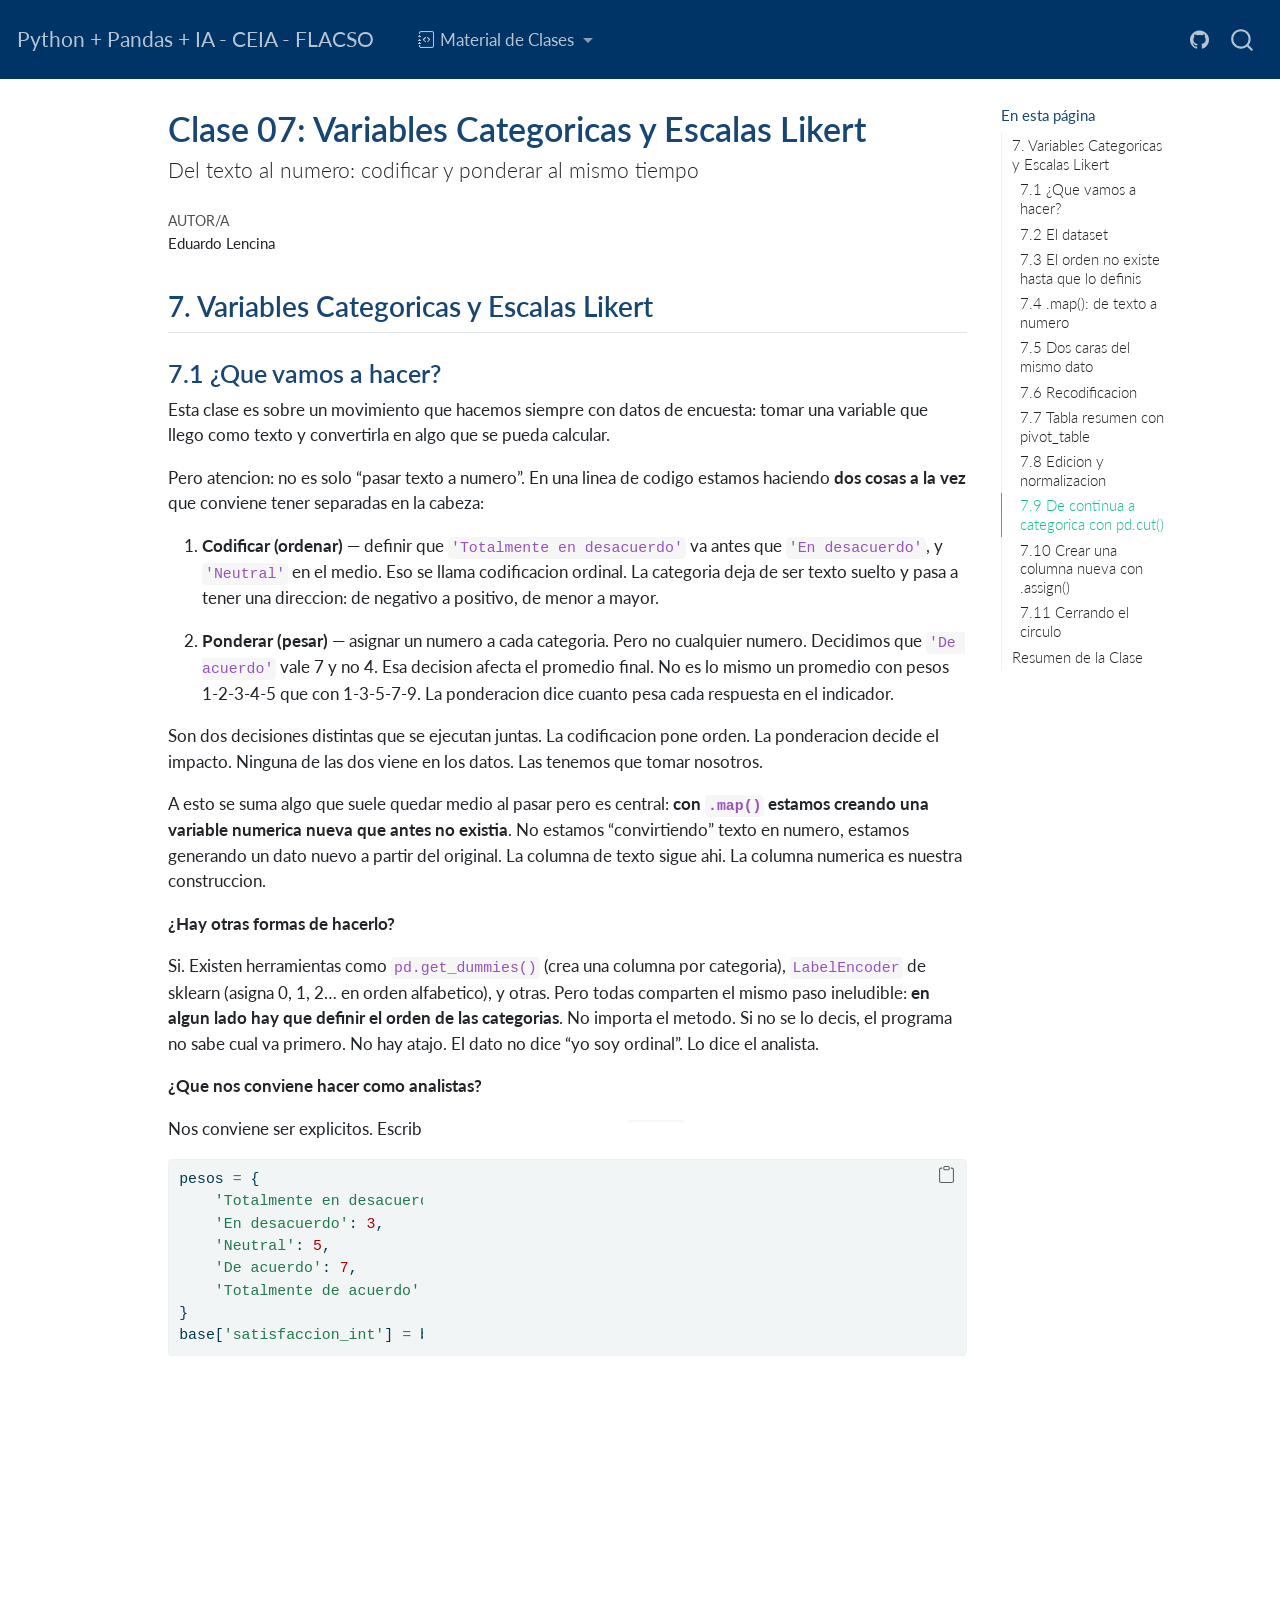
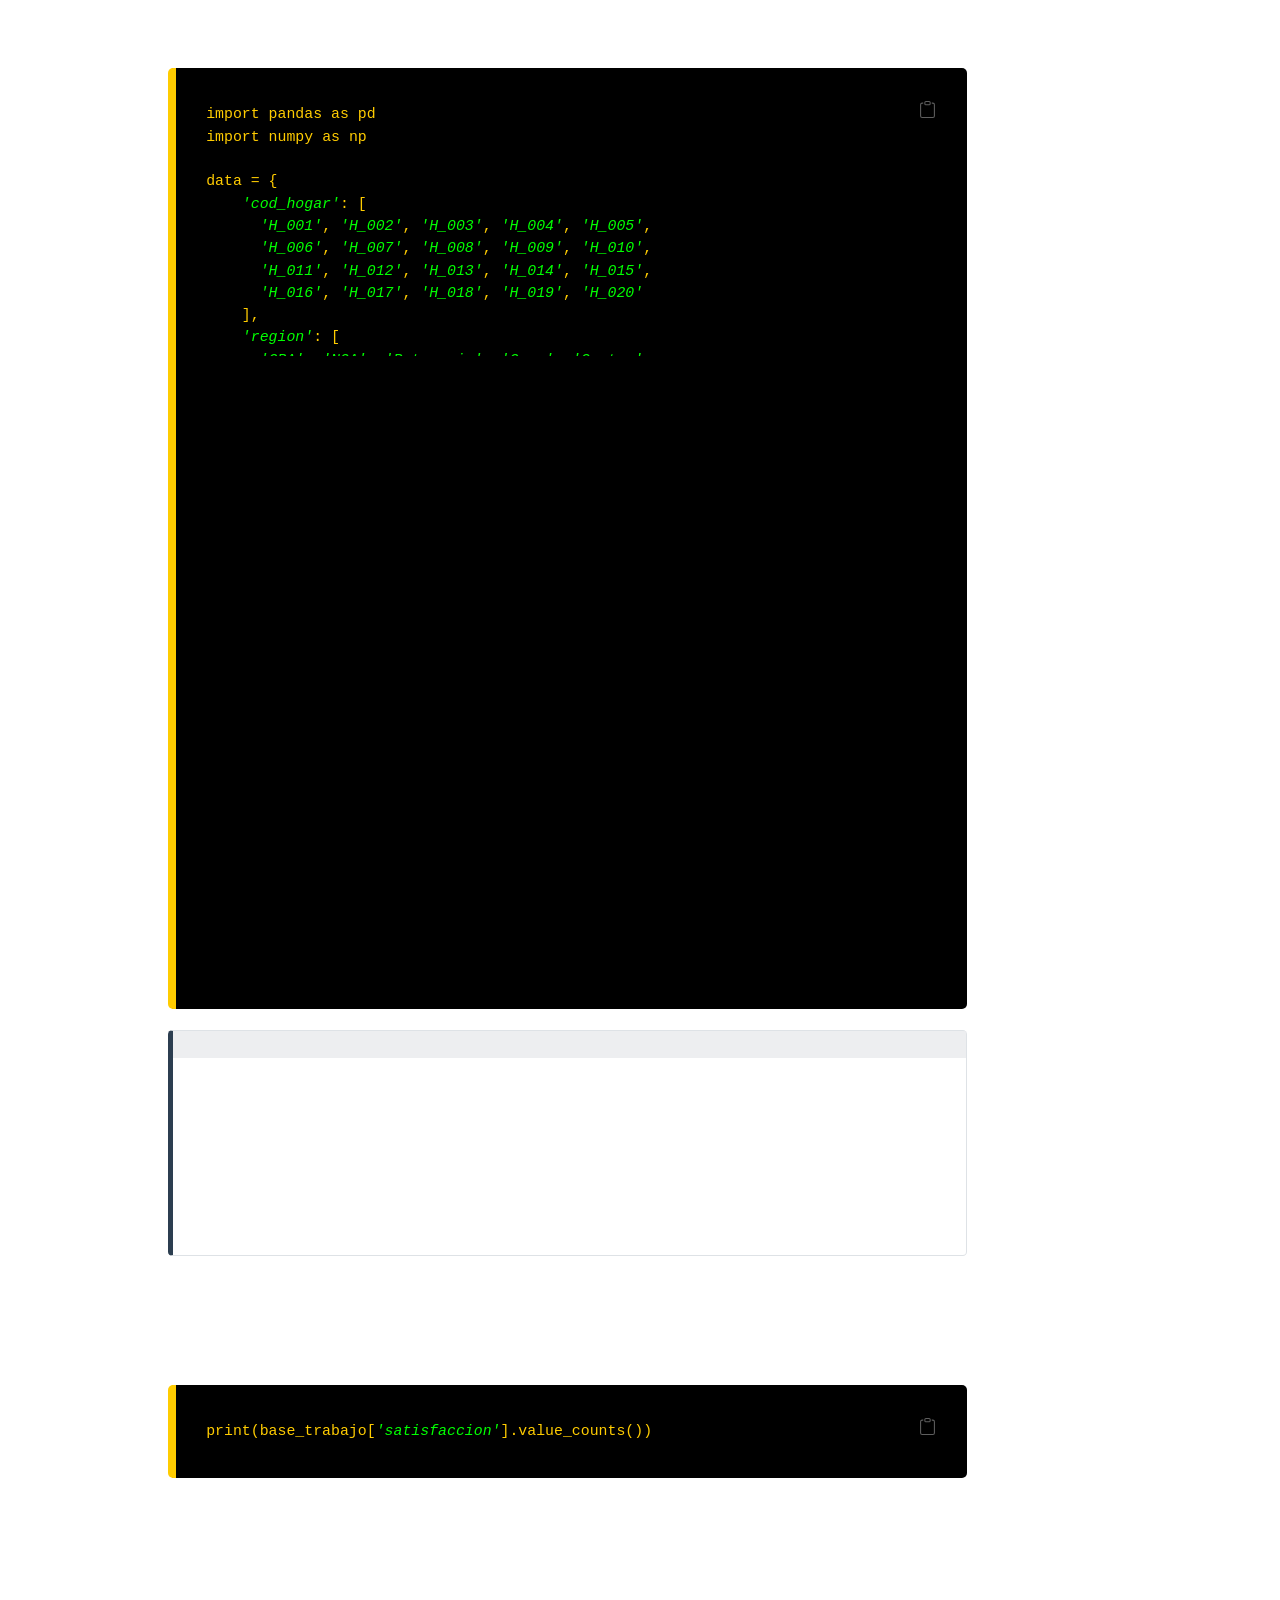
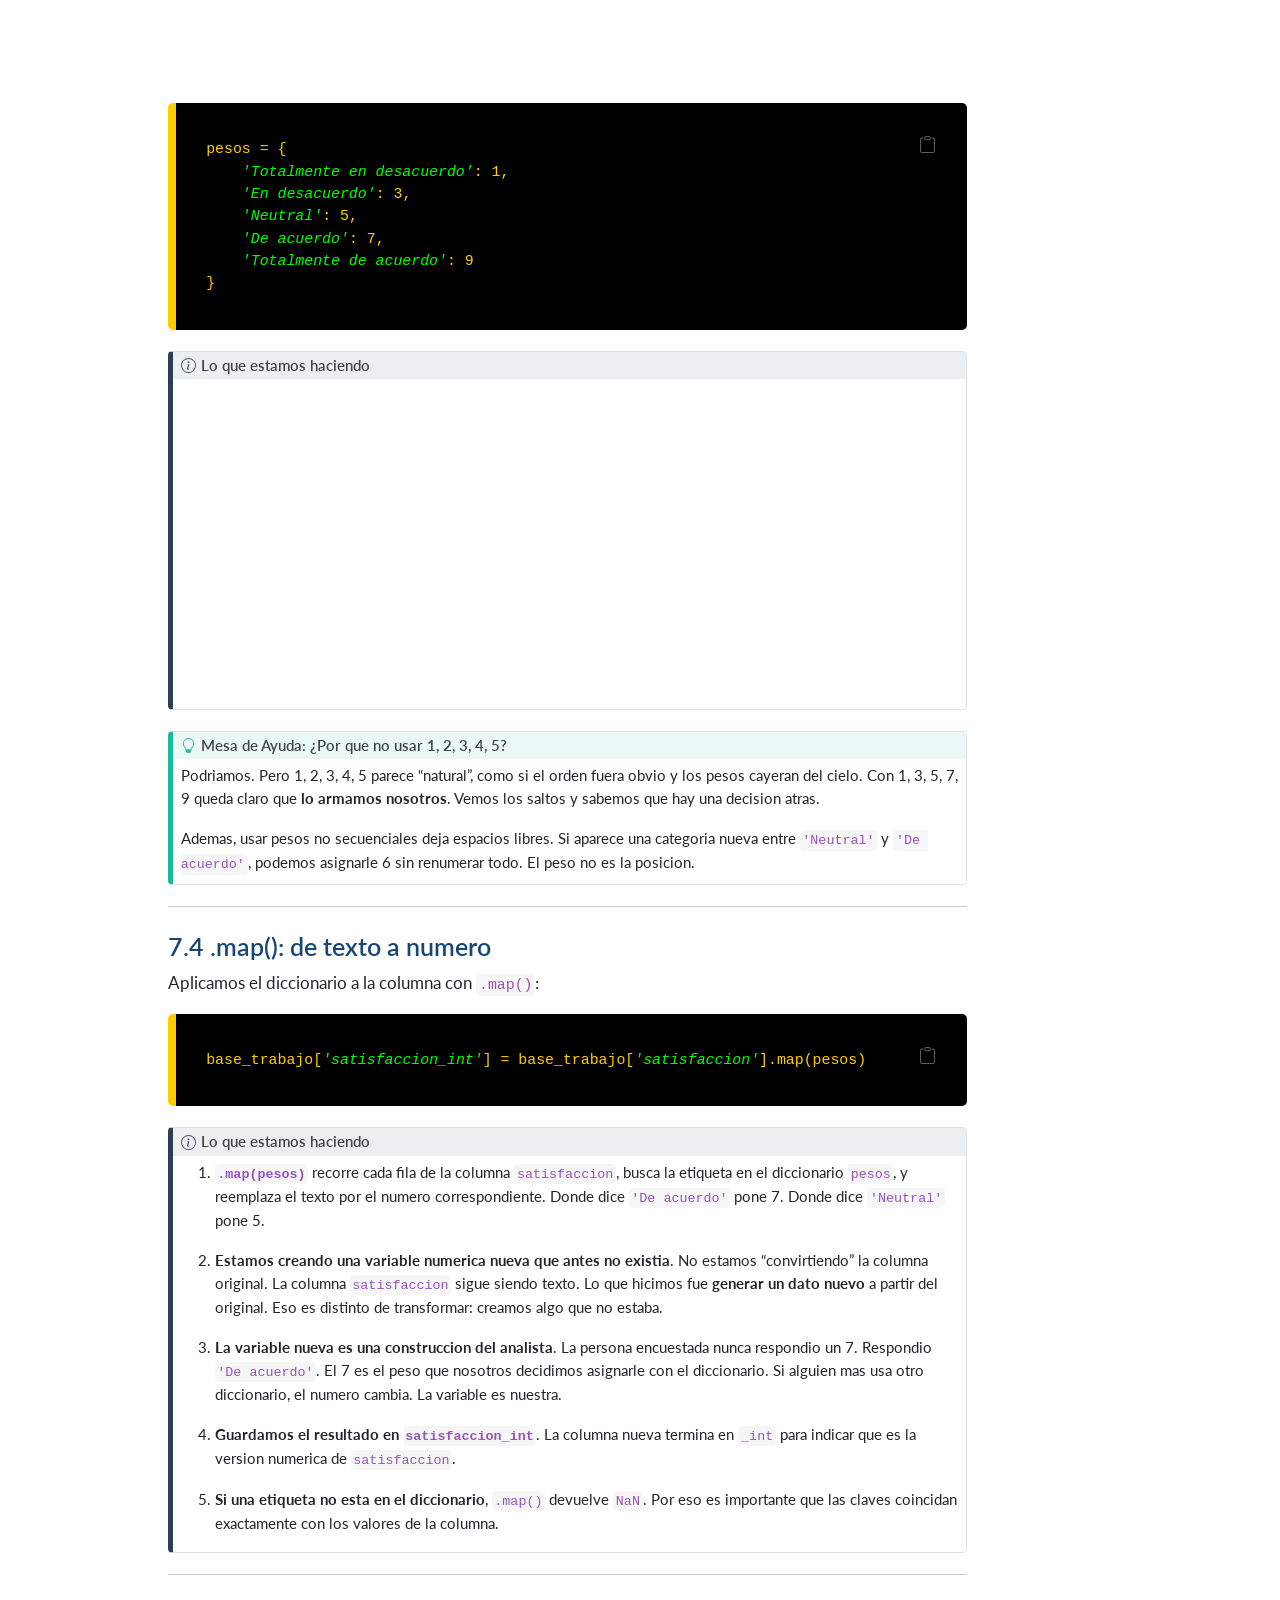
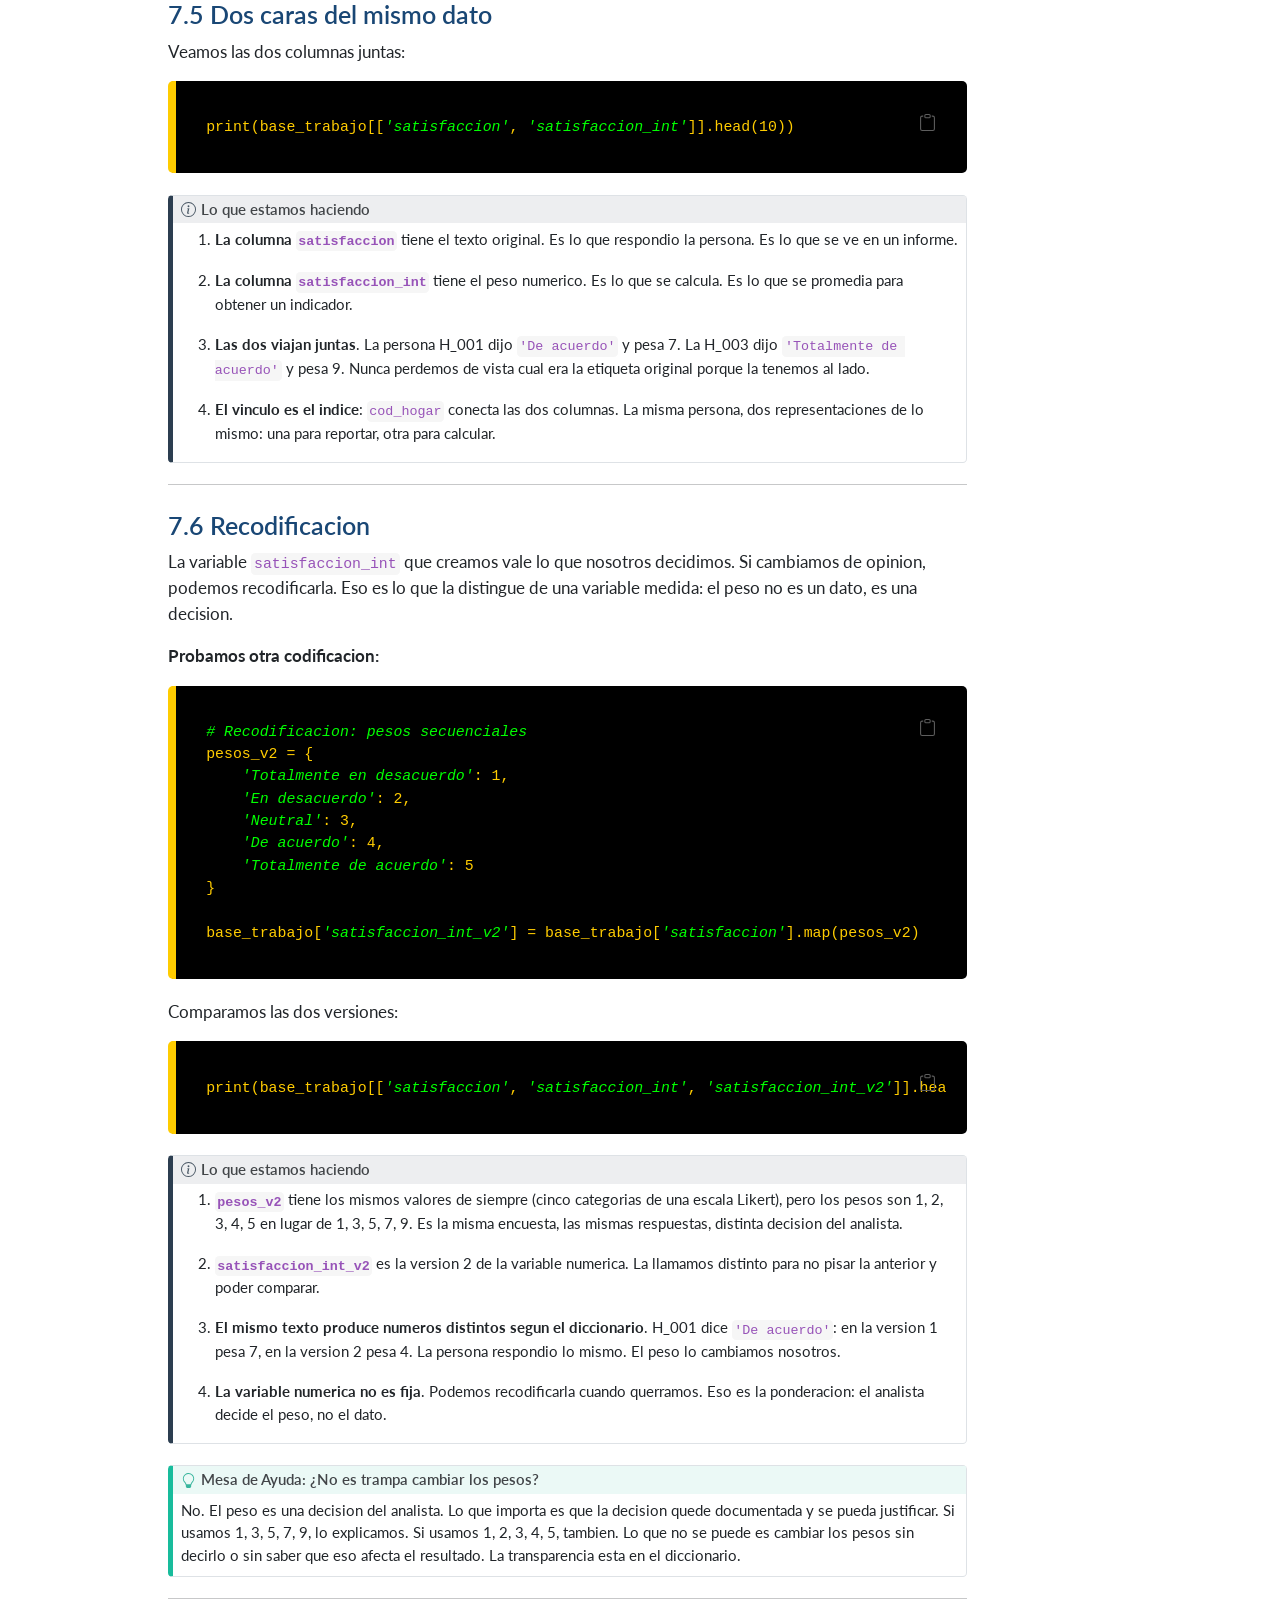
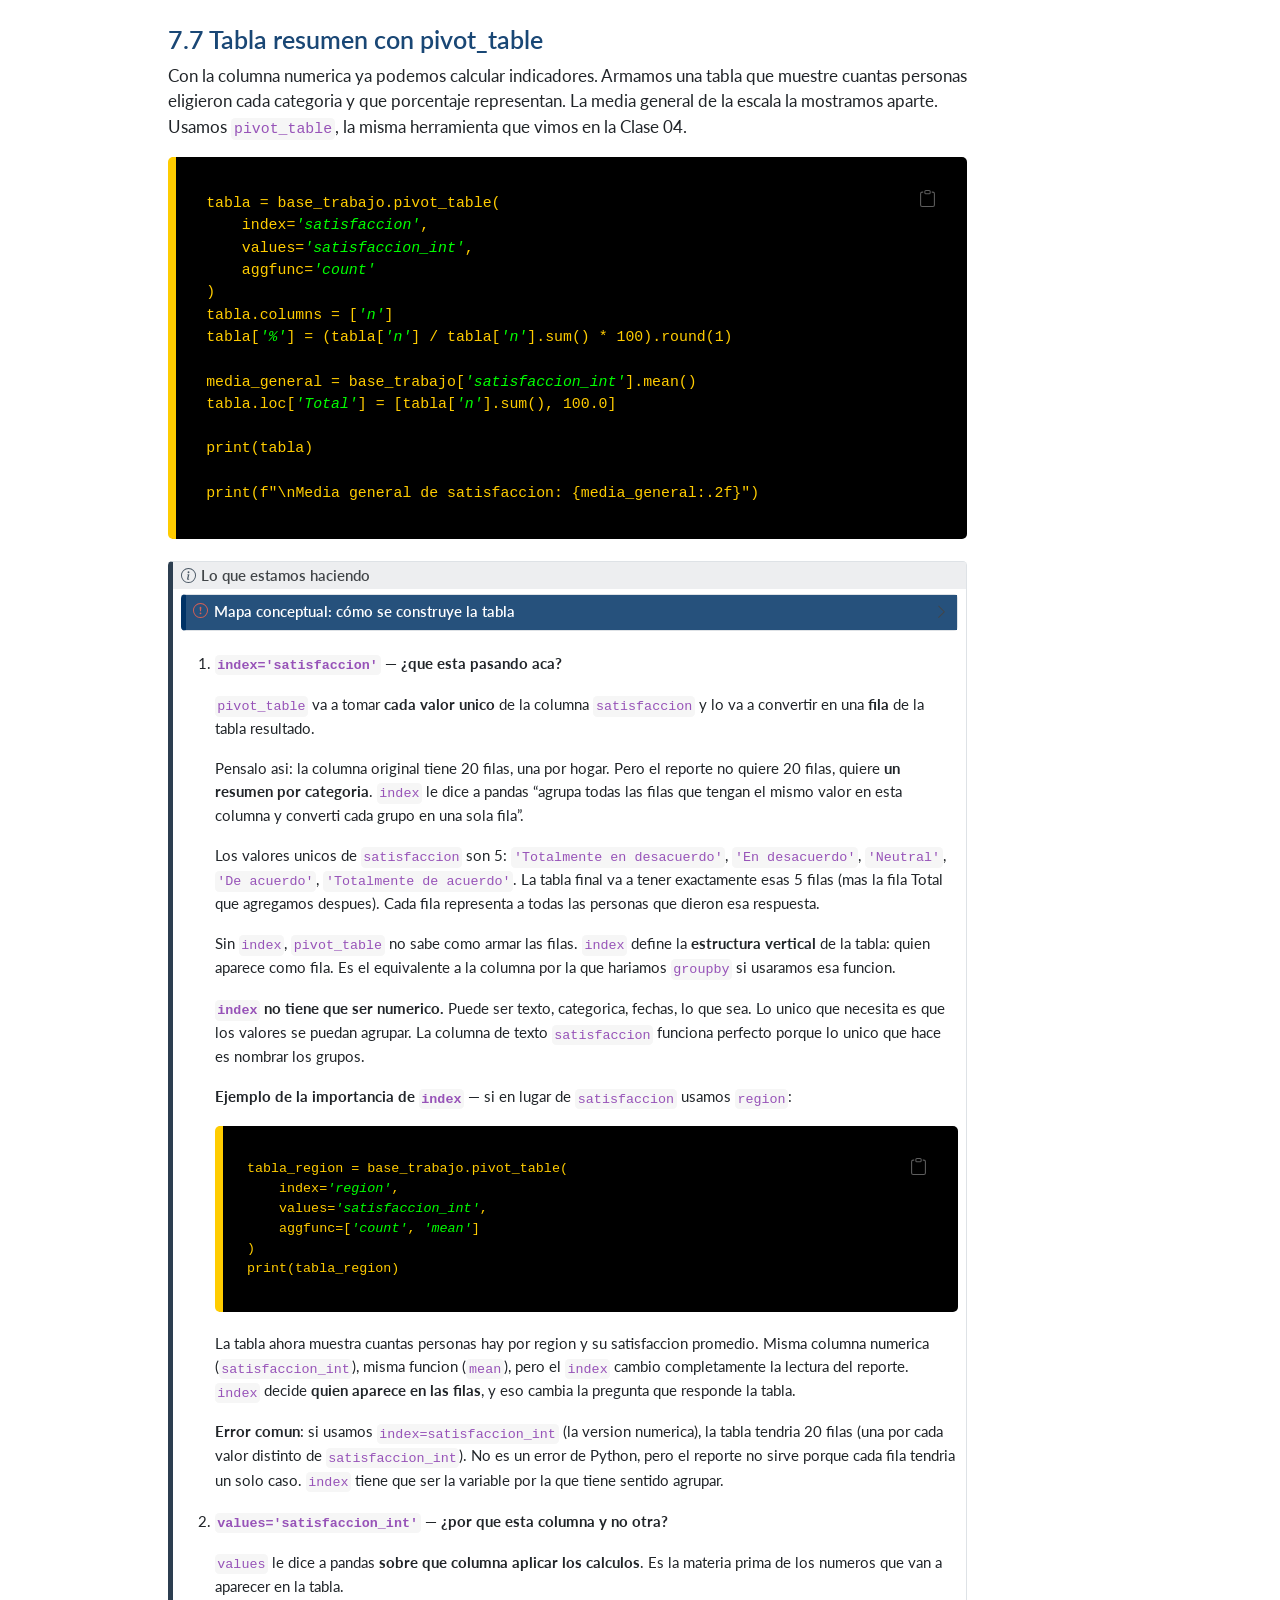
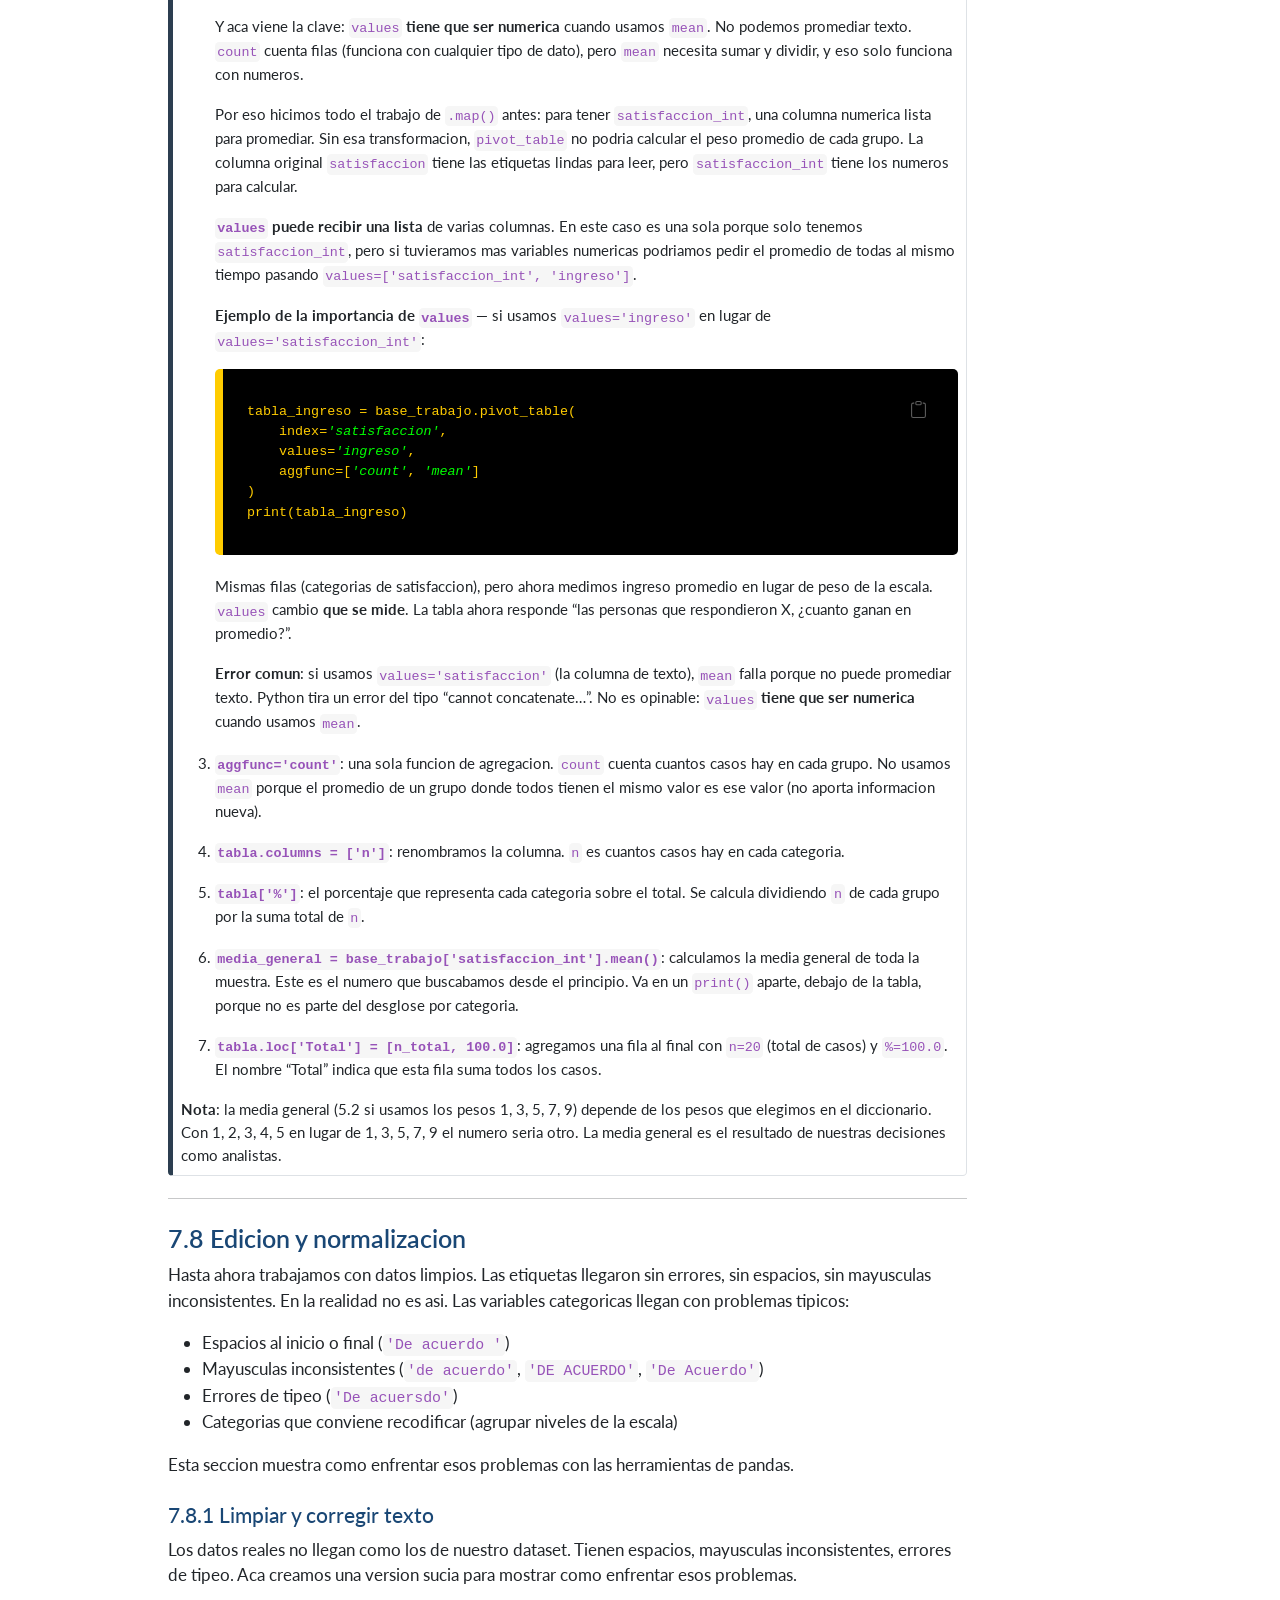
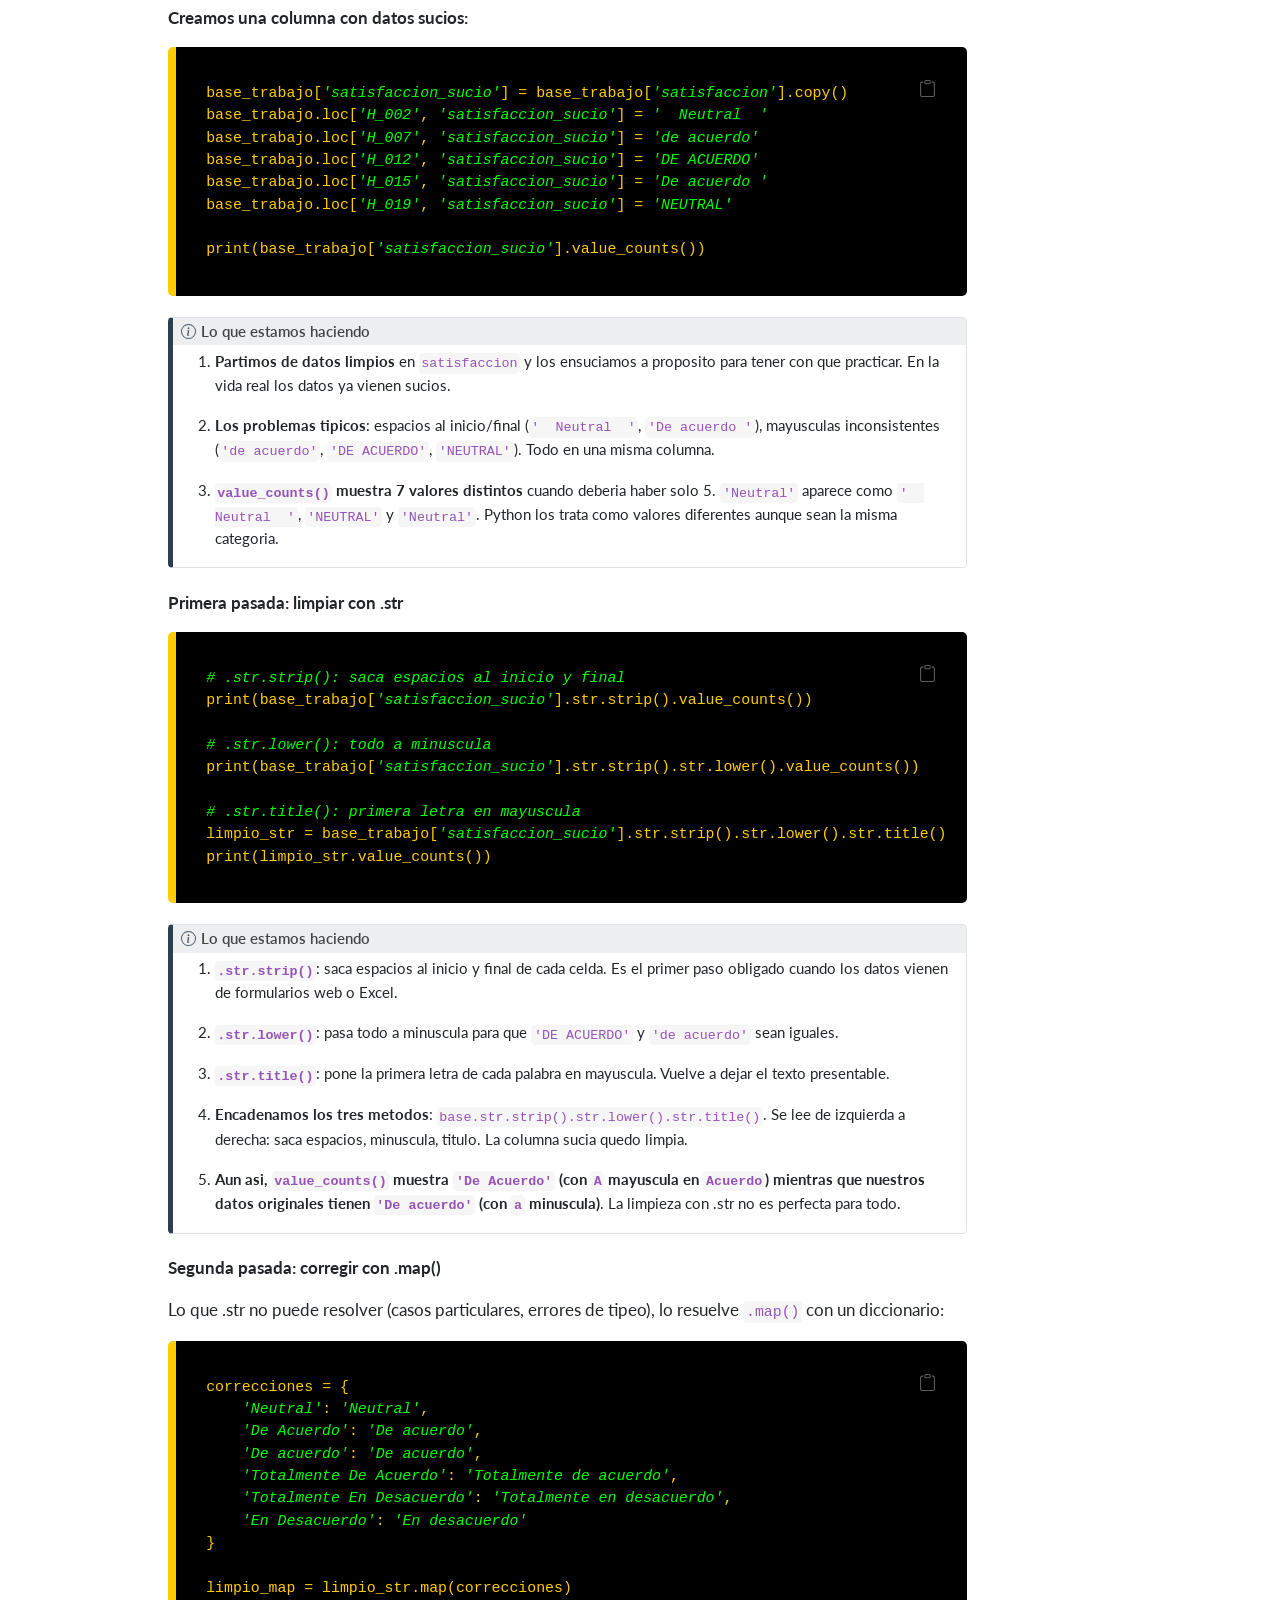
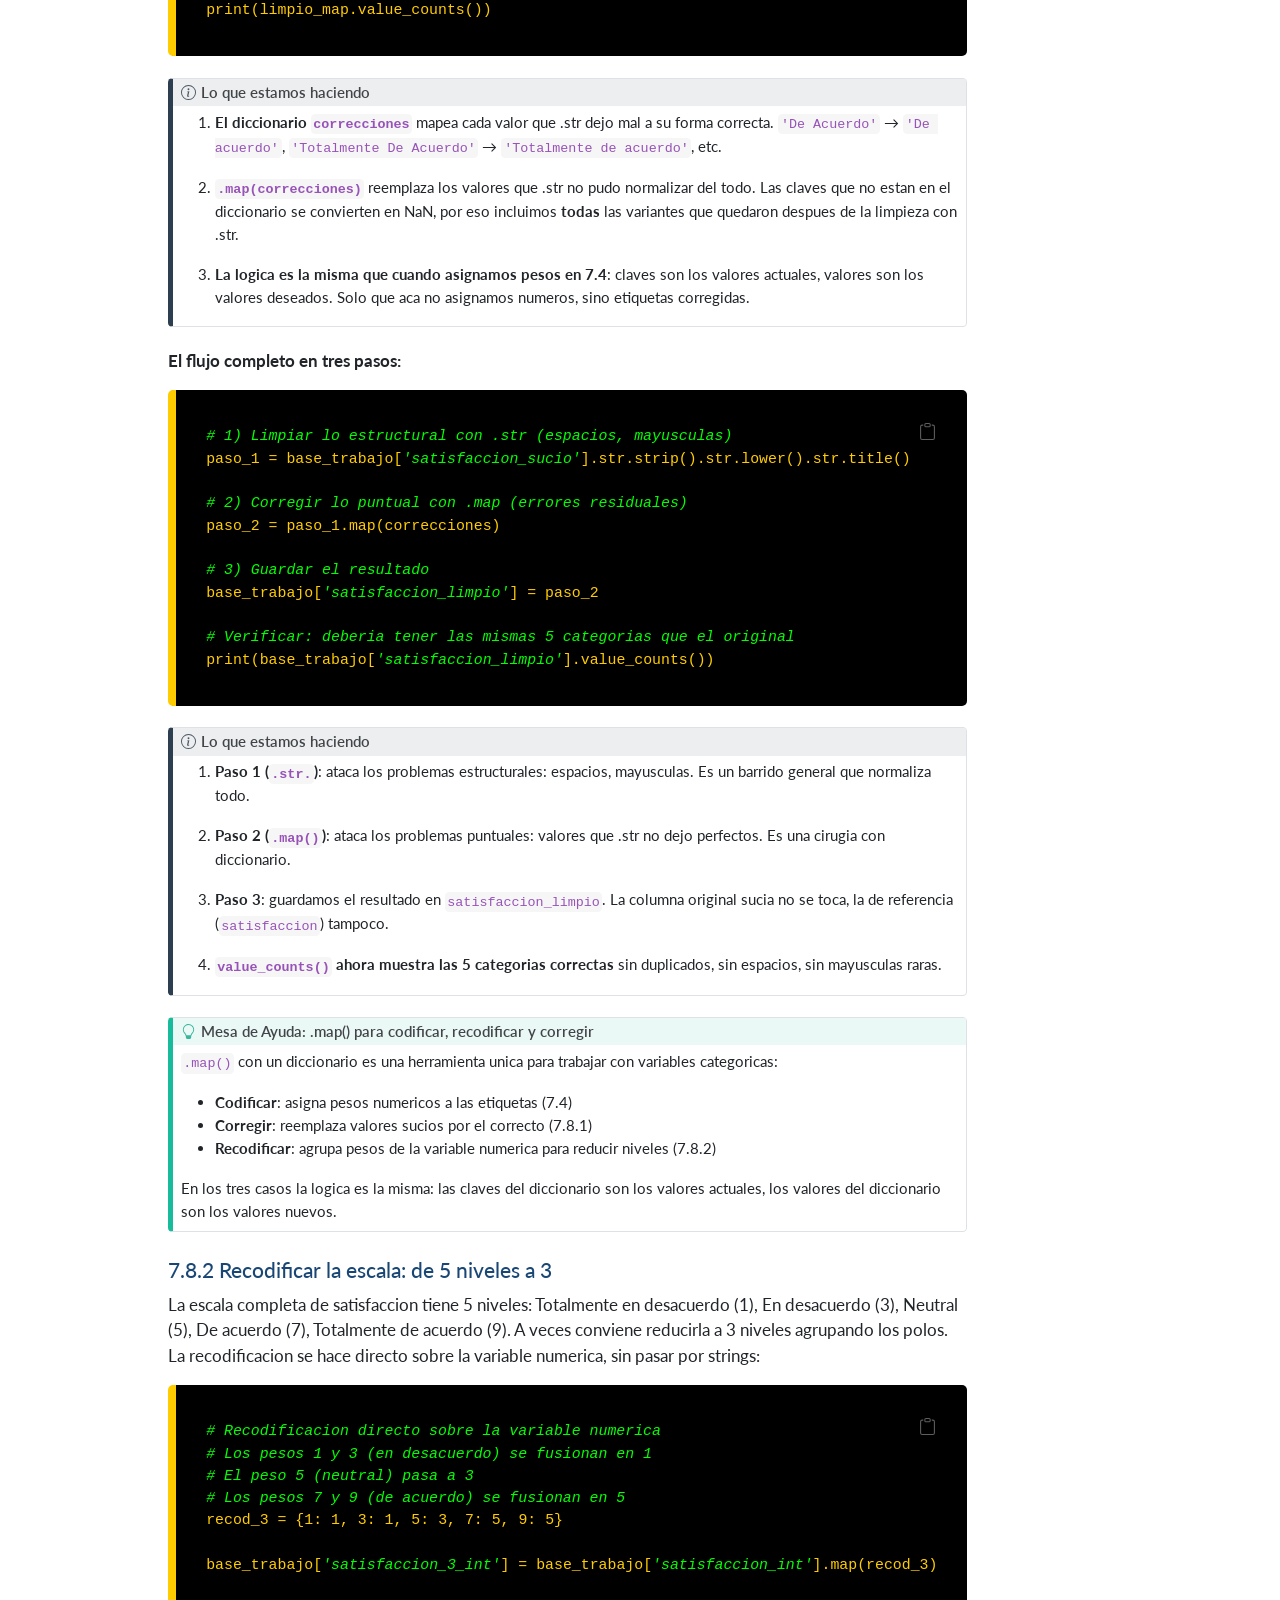
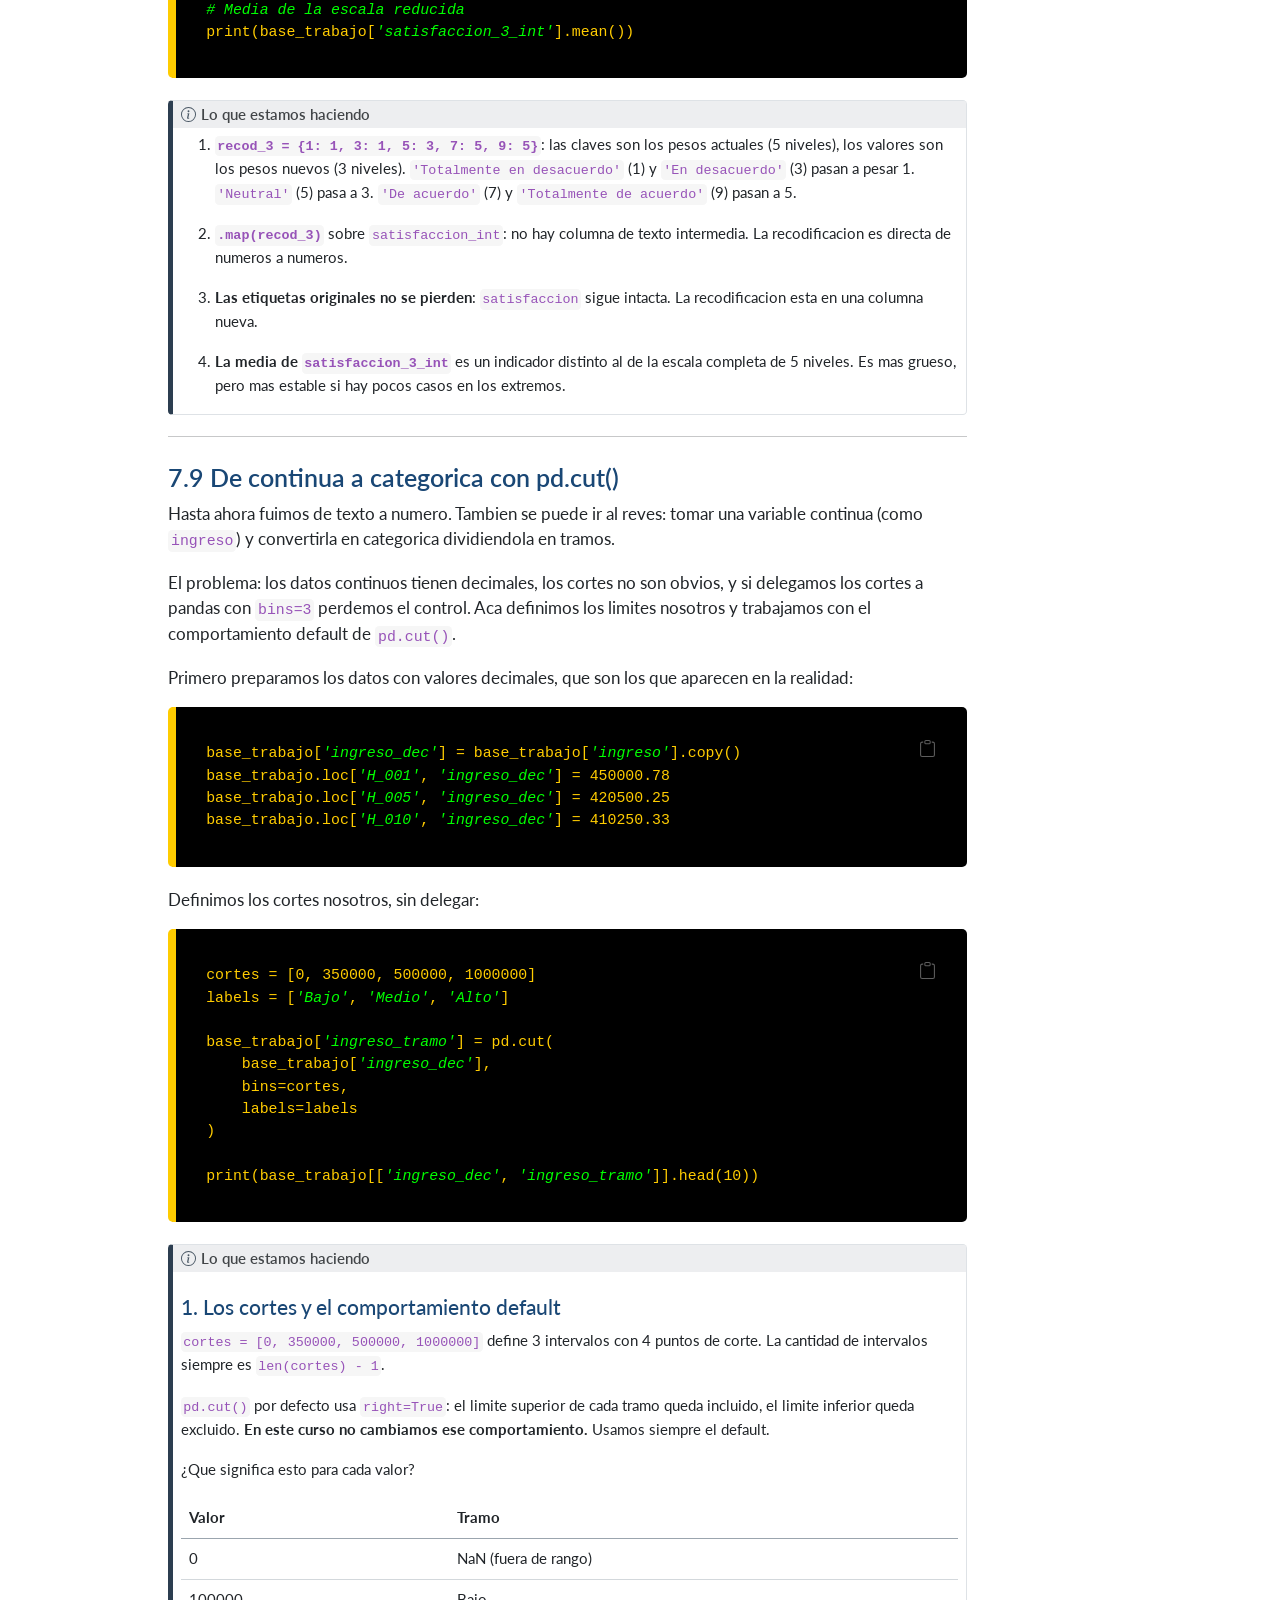
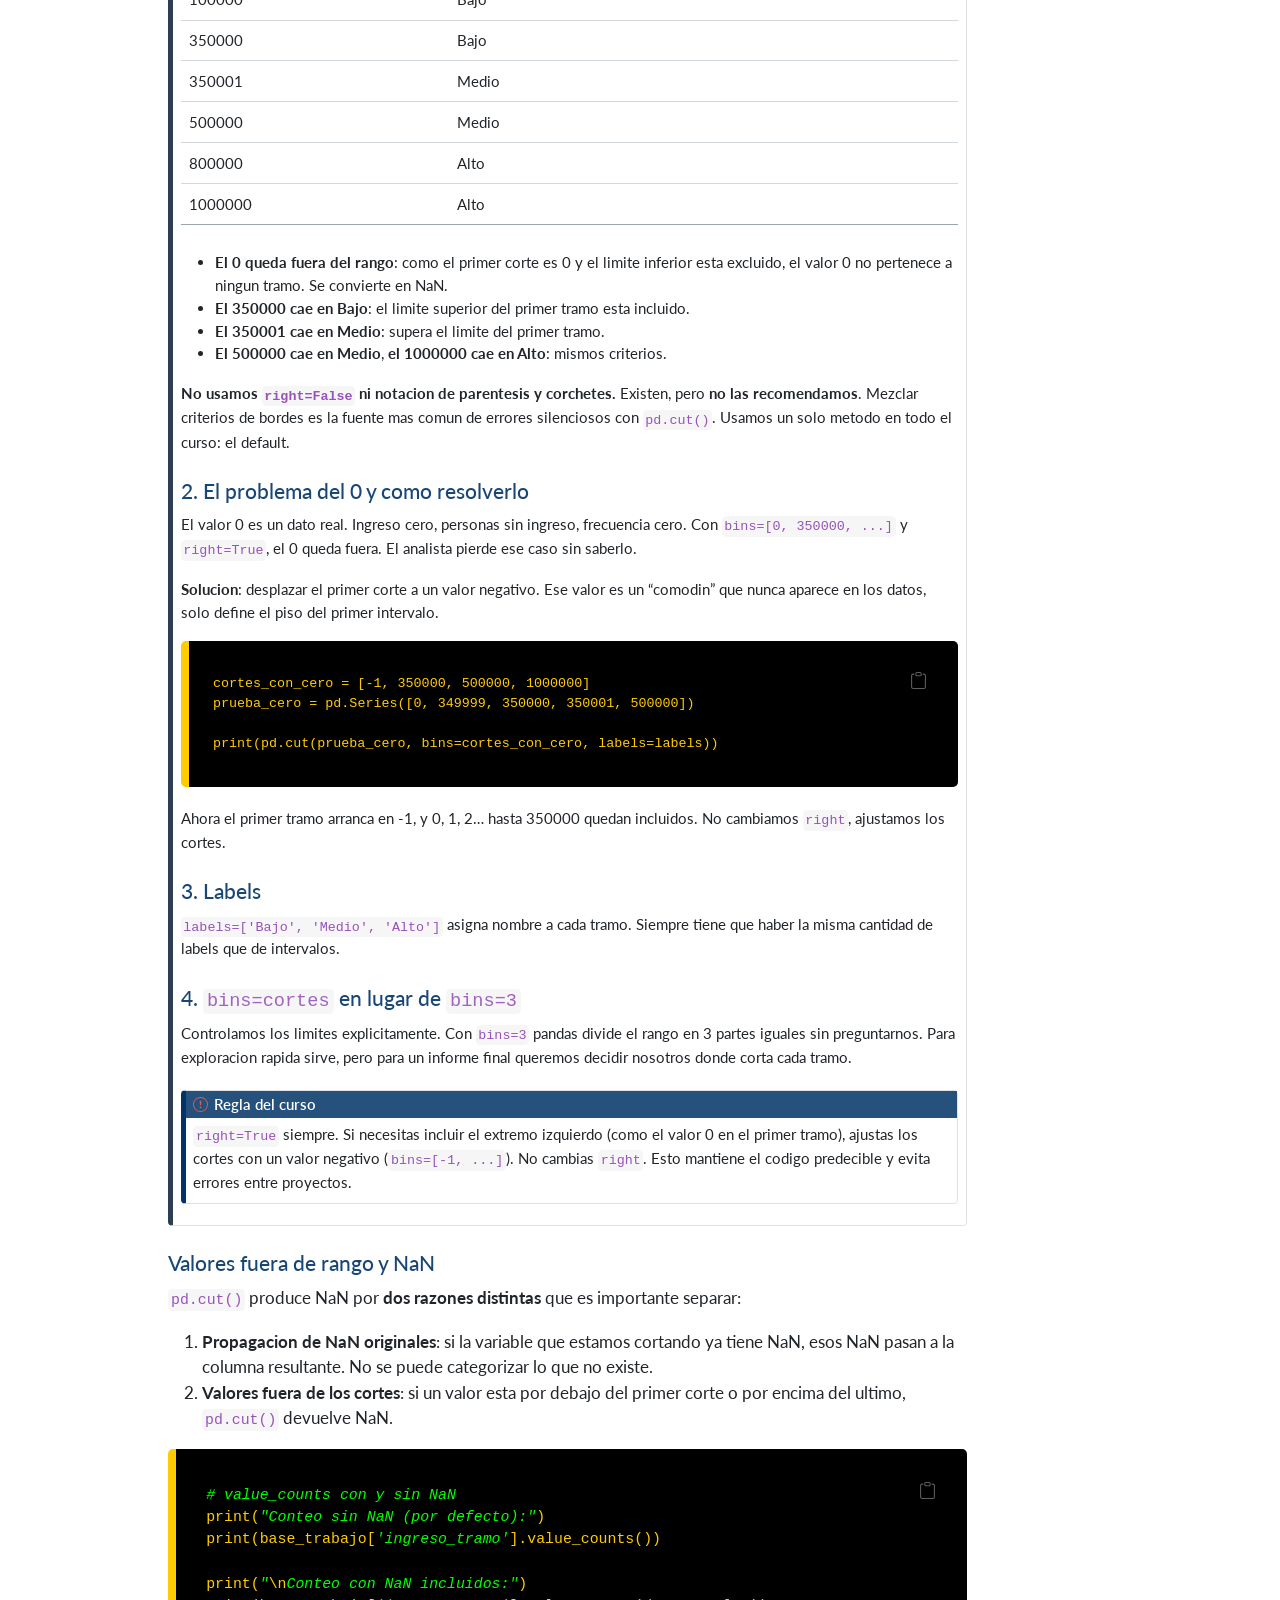
<file: docs/clase_07.html>
<!DOCTYPE html>
<html xmlns="http://www.w3.org/1999/xhtml" lang="es" xml:lang="es"><head>

<meta charset="utf-8">
<meta name="generator" content="quarto-1.3.450">

<meta name="viewport" content="width=device-width, initial-scale=1.0, user-scalable=yes">

<meta name="author" content="Eduardo Lencina">

<title>Python + Pandas + IA - CEIA - FLACSO - Clase 07: Variables Categoricas y Escalas Likert</title>
<style>
code{white-space: pre-wrap;}
span.smallcaps{font-variant: small-caps;}
div.columns{display: flex; gap: min(4vw, 1.5em);}
div.column{flex: auto; overflow-x: auto;}
div.hanging-indent{margin-left: 1.5em; text-indent: -1.5em;}
ul.task-list{list-style: none;}
ul.task-list li input[type="checkbox"] {
  width: 0.8em;
  margin: 0 0.8em 0.2em -1em; /* quarto-specific, see https://github.com/quarto-dev/quarto-cli/issues/4556 */ 
  vertical-align: middle;
}
/* CSS for syntax highlighting */
pre > code.sourceCode { white-space: pre; position: relative; }
pre > code.sourceCode > span { display: inline-block; line-height: 1.25; }
pre > code.sourceCode > span:empty { height: 1.2em; }
.sourceCode { overflow: visible; }
code.sourceCode > span { color: inherit; text-decoration: inherit; }
div.sourceCode { margin: 1em 0; }
pre.sourceCode { margin: 0; }
@media screen {
div.sourceCode { overflow: auto; }
}
@media print {
pre > code.sourceCode { white-space: pre-wrap; }
pre > code.sourceCode > span { text-indent: -5em; padding-left: 5em; }
}
pre.numberSource code
  { counter-reset: source-line 0; }
pre.numberSource code > span
  { position: relative; left: -4em; counter-increment: source-line; }
pre.numberSource code > span > a:first-child::before
  { content: counter(source-line);
    position: relative; left: -1em; text-align: right; vertical-align: baseline;
    border: none; display: inline-block;
    -webkit-touch-callout: none; -webkit-user-select: none;
    -khtml-user-select: none; -moz-user-select: none;
    -ms-user-select: none; user-select: none;
    padding: 0 4px; width: 4em;
  }
pre.numberSource { margin-left: 3em;  padding-left: 4px; }
div.sourceCode
  {   }
@media screen {
pre > code.sourceCode > span > a:first-child::before { text-decoration: underline; }
}
</style>


<script src="site_libs/quarto-nav/quarto-nav.js"></script>
<script src="site_libs/quarto-nav/headroom.min.js"></script>
<script src="site_libs/clipboard/clipboard.min.js"></script>
<script src="site_libs/quarto-search/autocomplete.umd.js"></script>
<script src="site_libs/quarto-search/fuse.min.js"></script>
<script src="site_libs/quarto-search/quarto-search.js"></script>
<meta name="quarto:offset" content="./">
<script src="site_libs/quarto-html/quarto.js"></script>
<script src="site_libs/quarto-html/popper.min.js"></script>
<script src="site_libs/quarto-html/tippy.umd.min.js"></script>
<script src="site_libs/quarto-html/anchor.min.js"></script>
<link href="site_libs/quarto-html/tippy.css" rel="stylesheet">
<link href="site_libs/quarto-html/quarto-syntax-highlighting.css" rel="stylesheet" id="quarto-text-highlighting-styles">
<script src="site_libs/bootstrap/bootstrap.min.js"></script>
<link href="site_libs/bootstrap/bootstrap-icons.css" rel="stylesheet">
<link href="site_libs/bootstrap/bootstrap.min.css" rel="stylesheet" id="quarto-bootstrap" data-mode="light">
<script id="quarto-search-options" type="application/json">{
  "location": "navbar",
  "copy-button": false,
  "collapse-after": 3,
  "panel-placement": "end",
  "type": "overlay",
  "limit": 20,
  "language": {
    "search-no-results-text": "Sin resultados",
    "search-matching-documents-text": "documentos encontrados",
    "search-copy-link-title": "Copiar el enlace en la búsqueda",
    "search-hide-matches-text": "Ocultar resultados adicionales",
    "search-more-match-text": "resultado adicional en este documento",
    "search-more-matches-text": "resultados adicionales en este documento",
    "search-clear-button-title": "Borrar",
    "search-detached-cancel-button-title": "Cancelar",
    "search-submit-button-title": "Enviar",
    "search-label": "Buscar"
  }
}</script>


<link rel="stylesheet" href="styles.css">
</head>

<body class="nav-fixed">

<div id="quarto-search-results"></div>
  <header id="quarto-header" class="headroom fixed-top">
    <nav class="navbar navbar-expand-lg navbar-dark ">
      <div class="navbar-container container-fluid">
      <div class="navbar-brand-container">
    <a class="navbar-brand" href="./index.html">
    <span class="navbar-title">Python + Pandas + IA - CEIA - FLACSO</span>
    </a>
  </div>
            <div id="quarto-search" class="" title="Buscar"></div>
          <button class="navbar-toggler" type="button" data-bs-toggle="collapse" data-bs-target="#navbarCollapse" aria-controls="navbarCollapse" aria-expanded="false" aria-label="Navegación de palanca" onclick="if (window.quartoToggleHeadroom) { window.quartoToggleHeadroom(); }">
  <span class="navbar-toggler-icon"></span>
</button>
          <div class="collapse navbar-collapse" id="navbarCollapse">
            <ul class="navbar-nav navbar-nav-scroll me-auto">
  <li class="nav-item dropdown ">
    <a class="nav-link dropdown-toggle" href="#" id="nav-menu-material-de-clases" role="button" data-bs-toggle="dropdown" aria-expanded="false" rel="" target="">
      <i class="bi bi-journal-code" role="img">
</i> 
 <span class="menu-text">Material de Clases</span>
    </a>
    <ul class="dropdown-menu" aria-labelledby="nav-menu-material-de-clases">    
        <li>
    <a class="dropdown-item" href="./clase_01.html" rel="" target="">
 <span class="dropdown-text">Clase 01: El Ecosistema</span></a>
  </li>  
        <li>
    <a class="dropdown-item" href="./clase_02.html" rel="" target="">
 <span class="dropdown-text">Clase 02: Python + Pandas</span></a>
  </li>  
        <li>
    <a class="dropdown-item" href="./clase_03.html" rel="" target="">
 <span class="dropdown-text">Clase 03: Selección de Datos</span></a>
  </li>  
        <li>
    <a class="dropdown-item" href="./clase_04.html" rel="" target="">
 <span class="dropdown-text">Clase 04: Split-Apply-Combine</span></a>
  </li>  
        <li>
    <a class="dropdown-item" href="./clase_05.html" rel="" target="">
 <span class="dropdown-text">Clase 05: Edición y Tratamiento de Valores Ausentes</span></a>
  </li>  
        <li>
    <a class="dropdown-item" href="./clase_06.html" rel="" target="">
 <span class="dropdown-text">Clase 06: Habilidades y OpenCode</span></a>
  </li>  
        <li>
    <a class="dropdown-item" href="./clase_07.html" rel="" target="">
 <span class="dropdown-text">Clase 07: Variables categóricas y Ediciones + Normalización</span></a>
  </li>  
    </ul>
  </li>
</ul>
            <ul class="navbar-nav navbar-nav-scroll ms-auto">
  <li class="nav-item compact">
    <a class="nav-link" href="https://github.com/EduardoQuantum/CeiaPython.git" rel="" target=""><i class="bi bi-github" role="img" aria-label="GitHub">
</i> 
 <span class="menu-text"></span></a>
  </li>  
</ul>
            <div class="quarto-navbar-tools">
</div>
          </div> <!-- /navcollapse -->
      </div> <!-- /container-fluid -->
    </nav>
</header>
<!-- content -->
<div id="quarto-content" class="quarto-container page-columns page-rows-contents page-layout-article page-navbar">
<!-- sidebar -->
<!-- margin-sidebar -->
    <div id="quarto-margin-sidebar" class="sidebar margin-sidebar">
        <nav id="TOC" role="doc-toc" class="toc-active">
    <h2 id="toc-title">En esta página</h2>
   
  <ul>
  <li><a href="#variables-categoricas-y-escalas-likert" id="toc-variables-categoricas-y-escalas-likert" class="nav-link active" data-scroll-target="#variables-categoricas-y-escalas-likert">7. Variables Categoricas y Escalas Likert</a>
  <ul class="collapse">
  <li><a href="#que-vamos-a-hacer" id="toc-que-vamos-a-hacer" class="nav-link" data-scroll-target="#que-vamos-a-hacer">7.1 ¿Que vamos a hacer?</a></li>
  <li><a href="#el-dataset" id="toc-el-dataset" class="nav-link" data-scroll-target="#el-dataset">7.2 El dataset</a></li>
  <li><a href="#el-orden-no-existe-hasta-que-lo-definis" id="toc-el-orden-no-existe-hasta-que-lo-definis" class="nav-link" data-scroll-target="#el-orden-no-existe-hasta-que-lo-definis">7.3 El orden no existe hasta que lo definis</a></li>
  <li><a href="#map-de-texto-a-numero" id="toc-map-de-texto-a-numero" class="nav-link" data-scroll-target="#map-de-texto-a-numero">7.4 .map(): de texto a numero</a></li>
  <li><a href="#dos-caras-del-mismo-dato" id="toc-dos-caras-del-mismo-dato" class="nav-link" data-scroll-target="#dos-caras-del-mismo-dato">7.5 Dos caras del mismo dato</a></li>
  <li><a href="#recodificacion" id="toc-recodificacion" class="nav-link" data-scroll-target="#recodificacion">7.6 Recodificacion</a></li>
  <li><a href="#tabla-resumen-con-pivot_table" id="toc-tabla-resumen-con-pivot_table" class="nav-link" data-scroll-target="#tabla-resumen-con-pivot_table">7.7 Tabla resumen con pivot_table</a></li>
  <li><a href="#edicion-y-normalizacion" id="toc-edicion-y-normalizacion" class="nav-link" data-scroll-target="#edicion-y-normalizacion">7.8 Edicion y normalizacion</a></li>
  <li><a href="#de-continua-a-categorica-con-pd.cut" id="toc-de-continua-a-categorica-con-pd.cut" class="nav-link" data-scroll-target="#de-continua-a-categorica-con-pd.cut">7.9 De continua a categorica con pd.cut()</a></li>
  <li><a href="#crear-una-columna-nueva-con-.assign" id="toc-crear-una-columna-nueva-con-.assign" class="nav-link" data-scroll-target="#crear-una-columna-nueva-con-.assign">7.10 Crear una columna nueva con .assign()</a></li>
  <li><a href="#cerrando-el-circulo" id="toc-cerrando-el-circulo" class="nav-link" data-scroll-target="#cerrando-el-circulo">7.11 Cerrando el circulo</a></li>
  </ul></li>
  <li><a href="#resumen-de-la-clase" id="toc-resumen-de-la-clase" class="nav-link" data-scroll-target="#resumen-de-la-clase">Resumen de la Clase</a></li>
  </ul>
</nav>
    </div>
<!-- main -->
<main class="content" id="quarto-document-content">

<header id="title-block-header" class="quarto-title-block default">
<div class="quarto-title">
<h1 class="title">Clase 07: Variables Categoricas y Escalas Likert</h1>
<p class="subtitle lead">Del texto al numero: codificar y ponderar al mismo tiempo</p>
</div>



<div class="quarto-title-meta">

    <div>
    <div class="quarto-title-meta-heading">Autor/a</div>
    <div class="quarto-title-meta-contents">
             <p>Eduardo Lencina </p>
          </div>
  </div>
    
  
    
  </div>
  

</header>

<section id="variables-categoricas-y-escalas-likert" class="level2">
<h2 class="anchored" data-anchor-id="variables-categoricas-y-escalas-likert">7. Variables Categoricas y Escalas Likert</h2>
<section id="que-vamos-a-hacer" class="level3">
<h3 class="anchored" data-anchor-id="que-vamos-a-hacer">7.1 ¿Que vamos a hacer?</h3>
<p>Esta clase es sobre un movimiento que hacemos siempre con datos de encuesta: tomar una variable que llego como texto y convertirla en algo que se pueda calcular.</p>
<p>Pero atencion: no es solo “pasar texto a numero”. En una linea de codigo estamos haciendo <strong>dos cosas a la vez</strong> que conviene tener separadas en la cabeza:</p>
<ol type="1">
<li><p><strong>Codificar (ordenar)</strong> — definir que <code>'Totalmente en desacuerdo'</code> va antes que <code>'En desacuerdo'</code>, y <code>'Neutral'</code> en el medio. Eso se llama codificacion ordinal. La categoria deja de ser texto suelto y pasa a tener una direccion: de negativo a positivo, de menor a mayor.</p></li>
<li><p><strong>Ponderar (pesar)</strong> — asignar un numero a cada categoria. Pero no cualquier numero. Decidimos que <code>'De acuerdo'</code> vale 7 y no 4. Esa decision afecta el promedio final. No es lo mismo un promedio con pesos 1-2-3-4-5 que con 1-3-5-7-9. La ponderacion dice cuanto pesa cada respuesta en el indicador.</p></li>
</ol>
<p>Son dos decisiones distintas que se ejecutan juntas. La codificacion pone orden. La ponderacion decide el impacto. Ninguna de las dos viene en los datos. Las tenemos que tomar nosotros.</p>
<p>A esto se suma algo que suele quedar medio al pasar pero es central: <strong>con <code>.map()</code> estamos creando una variable numerica nueva que antes no existia</strong>. No estamos “convirtiendo” texto en numero, estamos generando un dato nuevo a partir del original. La columna de texto sigue ahi. La columna numerica es nuestra construccion.</p>
<p><strong>¿Hay otras formas de hacerlo?</strong></p>
<p>Si. Existen herramientas como <code>pd.get_dummies()</code> (crea una columna por categoria), <code>LabelEncoder</code> de sklearn (asigna 0, 1, 2… en orden alfabetico), y otras. Pero todas comparten el mismo paso ineludible: <strong>en algun lado hay que definir el orden de las categorias</strong>. No importa el metodo. Si no se lo decis, el programa no sabe cual va primero. No hay atajo. El dato no dice “yo soy ordinal”. Lo dice el analista.</p>
<p><strong>¿Que nos conviene hacer como analistas?</strong></p>
<p>Nos conviene ser explicitos. Escribir el diccionario a mano con <code>.map()</code>:</p>
<div class="sourceCode" id="cb1"><pre class="sourceCode python code-with-copy"><code class="sourceCode python"><span id="cb1-1"><a href="#cb1-1" aria-hidden="true" tabindex="-1"></a>pesos <span class="op">=</span> {</span>
<span id="cb1-2"><a href="#cb1-2" aria-hidden="true" tabindex="-1"></a>    <span class="st">'Totalmente en desacuerdo'</span>: <span class="dv">1</span>,</span>
<span id="cb1-3"><a href="#cb1-3" aria-hidden="true" tabindex="-1"></a>    <span class="st">'En desacuerdo'</span>: <span class="dv">3</span>,</span>
<span id="cb1-4"><a href="#cb1-4" aria-hidden="true" tabindex="-1"></a>    <span class="st">'Neutral'</span>: <span class="dv">5</span>,</span>
<span id="cb1-5"><a href="#cb1-5" aria-hidden="true" tabindex="-1"></a>    <span class="st">'De acuerdo'</span>: <span class="dv">7</span>,</span>
<span id="cb1-6"><a href="#cb1-6" aria-hidden="true" tabindex="-1"></a>    <span class="st">'Totalmente de acuerdo'</span>: <span class="dv">9</span></span>
<span id="cb1-7"><a href="#cb1-7" aria-hidden="true" tabindex="-1"></a>}</span>
<span id="cb1-8"><a href="#cb1-8" aria-hidden="true" tabindex="-1"></a>base[<span class="st">'satisfaccion_int'</span>] <span class="op">=</span> base[<span class="st">'satisfaccion'</span>].<span class="bu">map</span>(pesos)</span></code><button title="Copiar al portapapeles" class="code-copy-button"><i class="bi"></i></button></pre></div>
<ul>
<li>La decision queda visible en el script. Cualquier persona que lea el codigo sabe que numero le asignamos a cada categoria.</li>
<li>Si nos equivocamos, se ve y se corrige en el diccionario. No hay que adivinar que hizo el programa.</li>
<li>Podemos explicar por que elegimos esos pesos y no otros. Porque esta escrito.</li>
</ul>
<p>Ademas, mas adelante en la clase vamos a ver que el mismo <code>.map()</code> nos sirve para <strong>limpiar texto, unificar categorias y corregir errores</strong>. Es una herramienta unica para trabajar con variables categoricas.</p>
<hr>
</section>
<section id="el-dataset" class="level3">
<h3 class="anchored" data-anchor-id="el-dataset">7.2 El dataset</h3>
<p>Agregamos la columna <code>satisfaccion</code> al dataset de 20 hogares que venimos usando desde la Clase 04.</p>
<div class="monitor-box">
<div class="sourceCode" id="cb2"><pre class="sourceCode python code-with-copy"><code class="sourceCode python"><span id="cb2-1"><a href="#cb2-1" aria-hidden="true" tabindex="-1"></a><span class="im">import</span> pandas <span class="im">as</span> pd</span>
<span id="cb2-2"><a href="#cb2-2" aria-hidden="true" tabindex="-1"></a><span class="im">import</span> numpy <span class="im">as</span> np</span>
<span id="cb2-3"><a href="#cb2-3" aria-hidden="true" tabindex="-1"></a></span>
<span id="cb2-4"><a href="#cb2-4" aria-hidden="true" tabindex="-1"></a>data <span class="op">=</span> {</span>
<span id="cb2-5"><a href="#cb2-5" aria-hidden="true" tabindex="-1"></a>    <span class="st">'cod_hogar'</span>: [</span>
<span id="cb2-6"><a href="#cb2-6" aria-hidden="true" tabindex="-1"></a>      <span class="st">'H_001'</span>, <span class="st">'H_002'</span>, <span class="st">'H_003'</span>, <span class="st">'H_004'</span>, <span class="st">'H_005'</span>,</span>
<span id="cb2-7"><a href="#cb2-7" aria-hidden="true" tabindex="-1"></a>      <span class="st">'H_006'</span>, <span class="st">'H_007'</span>, <span class="st">'H_008'</span>, <span class="st">'H_009'</span>, <span class="st">'H_010'</span>,</span>
<span id="cb2-8"><a href="#cb2-8" aria-hidden="true" tabindex="-1"></a>      <span class="st">'H_011'</span>, <span class="st">'H_012'</span>, <span class="st">'H_013'</span>, <span class="st">'H_014'</span>, <span class="st">'H_015'</span>,</span>
<span id="cb2-9"><a href="#cb2-9" aria-hidden="true" tabindex="-1"></a>      <span class="st">'H_016'</span>, <span class="st">'H_017'</span>, <span class="st">'H_018'</span>, <span class="st">'H_019'</span>, <span class="st">'H_020'</span></span>
<span id="cb2-10"><a href="#cb2-10" aria-hidden="true" tabindex="-1"></a>    ],</span>
<span id="cb2-11"><a href="#cb2-11" aria-hidden="true" tabindex="-1"></a>    <span class="st">'region'</span>: [</span>
<span id="cb2-12"><a href="#cb2-12" aria-hidden="true" tabindex="-1"></a>      <span class="st">'GBA'</span>, <span class="st">'NOA'</span>, <span class="st">'Patagonia'</span>, <span class="st">'Cuyo'</span>, <span class="st">'Centro'</span>,</span>
<span id="cb2-13"><a href="#cb2-13" aria-hidden="true" tabindex="-1"></a>      <span class="st">'GBA'</span>, <span class="st">'NOA'</span>, <span class="st">'Patagonia'</span>, <span class="st">'Cuyo'</span>, <span class="st">'Centro'</span>,</span>
<span id="cb2-14"><a href="#cb2-14" aria-hidden="true" tabindex="-1"></a>      <span class="st">'GBA'</span>, <span class="st">'NOA'</span>, <span class="st">'Patagonia'</span>, <span class="st">'Cuyo'</span>, <span class="st">'Centro'</span>,</span>
<span id="cb2-15"><a href="#cb2-15" aria-hidden="true" tabindex="-1"></a>      <span class="st">'GBA'</span>, <span class="st">'NOA'</span>, <span class="st">'Patagonia'</span>, <span class="st">'Cuyo'</span>, <span class="st">'Centro'</span></span>
<span id="cb2-16"><a href="#cb2-16" aria-hidden="true" tabindex="-1"></a>    ],</span>
<span id="cb2-17"><a href="#cb2-17" aria-hidden="true" tabindex="-1"></a>    <span class="st">'tipo_vivienda'</span>: [<span class="st">'Casa'</span>,<span class="st">'Depto'</span>,<span class="st">'Casa'</span>,<span class="st">'Casa'</span>,<span class="st">'Depto'</span>,</span>
<span id="cb2-18"><a href="#cb2-18" aria-hidden="true" tabindex="-1"></a>                      <span class="st">'Depto'</span>,<span class="st">'Casa'</span>,<span class="st">'Depto'</span>,<span class="st">'Casa'</span>,<span class="st">'Depto'</span>,</span>
<span id="cb2-19"><a href="#cb2-19" aria-hidden="true" tabindex="-1"></a>                      <span class="st">'Casa'</span>,<span class="st">'Depto'</span>,<span class="st">'Casa'</span>,<span class="st">'Casa'</span>,<span class="st">'Depto'</span>,</span>
<span id="cb2-20"><a href="#cb2-20" aria-hidden="true" tabindex="-1"></a>                      <span class="st">'Depto'</span>,<span class="st">'Casa'</span>,<span class="st">'Depto'</span>,<span class="st">'Casa'</span>,<span class="st">'Depto'</span>],</span>
<span id="cb2-21"><a href="#cb2-21" aria-hidden="true" tabindex="-1"></a>    <span class="st">'ingreso'</span>: [<span class="dv">450000</span>, np.nan, <span class="dv">580000</span>, np.nan, <span class="dv">420000</span>,</span>
<span id="cb2-22"><a href="#cb2-22" aria-hidden="true" tabindex="-1"></a>                <span class="dv">490000</span>, <span class="dv">310000</span>, <span class="dv">620000</span>, <span class="dv">280000</span>, np.nan,</span>
<span id="cb2-23"><a href="#cb2-23" aria-hidden="true" tabindex="-1"></a>                <span class="dv">460000</span>, <span class="dv">335000</span>, np.nan, <span class="dv">315000</span>, <span class="dv">425000</span>,</span>
<span id="cb2-24"><a href="#cb2-24" aria-hidden="true" tabindex="-1"></a>                <span class="dv">500000</span>, <span class="dv">325000</span>, <span class="dv">630000</span>, <span class="dv">295000</span>, <span class="dv">415000</span>],</span>
<span id="cb2-25"><a href="#cb2-25" aria-hidden="true" tabindex="-1"></a>    <span class="st">'edad_jefe'</span>: [<span class="dv">45</span>, <span class="dv">32</span>, <span class="dv">58</span>, <span class="dv">29</span>, <span class="dv">41</span>, <span class="dv">36</span>, <span class="dv">52</span>, <span class="dv">47</span>, <span class="dv">33</span>, <span class="dv">40</span>,</span>
<span id="cb2-26"><a href="#cb2-26" aria-hidden="true" tabindex="-1"></a>                  <span class="dv">44</span>, <span class="dv">31</span>, <span class="dv">57</span>, <span class="dv">30</span>, <span class="dv">42</span>, <span class="dv">35</span>, <span class="dv">51</span>, <span class="dv">46</span>, <span class="dv">34</span>, <span class="dv">39</span>],</span>
<span id="cb2-27"><a href="#cb2-27" aria-hidden="true" tabindex="-1"></a>    <span class="st">'satisfaccion'</span>: [</span>
<span id="cb2-28"><a href="#cb2-28" aria-hidden="true" tabindex="-1"></a>        <span class="st">'De acuerdo'</span>, <span class="st">'Neutral'</span>, <span class="st">'Totalmente de acuerdo'</span>,</span>
<span id="cb2-29"><a href="#cb2-29" aria-hidden="true" tabindex="-1"></a>        <span class="st">'En desacuerdo'</span>, <span class="st">'Neutral'</span>, <span class="st">'Totalmente en desacuerdo'</span>,</span>
<span id="cb2-30"><a href="#cb2-30" aria-hidden="true" tabindex="-1"></a>        <span class="st">'De acuerdo'</span>, <span class="st">'De acuerdo'</span>, <span class="st">'En desacuerdo'</span>,</span>
<span id="cb2-31"><a href="#cb2-31" aria-hidden="true" tabindex="-1"></a>        <span class="st">'Totalmente de acuerdo'</span>, <span class="st">'Neutral'</span>, <span class="st">'De acuerdo'</span>,</span>
<span id="cb2-32"><a href="#cb2-32" aria-hidden="true" tabindex="-1"></a>        <span class="st">'Totalmente en desacuerdo'</span>, <span class="st">'Neutral'</span>, <span class="st">'De acuerdo'</span>,</span>
<span id="cb2-33"><a href="#cb2-33" aria-hidden="true" tabindex="-1"></a>        <span class="st">'De acuerdo'</span>, <span class="st">'Totalmente de acuerdo'</span>, <span class="st">'En desacuerdo'</span>,</span>
<span id="cb2-34"><a href="#cb2-34" aria-hidden="true" tabindex="-1"></a>        <span class="st">'Neutral'</span>, <span class="st">'De acuerdo'</span></span>
<span id="cb2-35"><a href="#cb2-35" aria-hidden="true" tabindex="-1"></a>    ]</span>
<span id="cb2-36"><a href="#cb2-36" aria-hidden="true" tabindex="-1"></a>}</span>
<span id="cb2-37"><a href="#cb2-37" aria-hidden="true" tabindex="-1"></a></span>
<span id="cb2-38"><a href="#cb2-38" aria-hidden="true" tabindex="-1"></a>base_cruda <span class="op">=</span> pd.DataFrame(data).set_index(<span class="st">'cod_hogar'</span>)</span>
<span id="cb2-39"><a href="#cb2-39" aria-hidden="true" tabindex="-1"></a>base_trabajo <span class="op">=</span> base_cruda.copy()</span></code><button title="Copiar al portapapeles" class="code-copy-button"><i class="bi"></i></button></pre></div>
</div>
<div class="callout callout-style-default callout-note callout-titled">
<div class="callout-header d-flex align-content-center">
<div class="callout-icon-container">
<i class="callout-icon"></i>
</div>
<div class="callout-title-container flex-fill">
Lo que estamos haciendo
</div>
</div>
<div class="callout-body-container callout-body">
<ol type="1">
<li><p><strong>La columna <code>satisfaccion</code></strong> tiene 20 respuestas de una encuesta tipica. Son cinco categorias: desde <code>'Totalmente en desacuerdo'</code> hasta <code>'Totalmente de acuerdo'</code>.</p></li>
<li><p><strong><code>base_cruda</code></strong>: el dato original. No se toca. <code>base_trabajo</code>: la copia donde hacemos las transformaciones. El mismo esquema de siempre.</p></li>
<li><p><strong>El resto de las columnas</strong> (region, tipo_vivienda, ingreso, edad_jefe) son las de siempre. No las usamos en esta clase, pero estan para mantener el dataset completo.</p></li>
</ol>
</div>
</div>
<hr>
</section>
<section id="el-orden-no-existe-hasta-que-lo-definis" class="level3">
<h3 class="anchored" data-anchor-id="el-orden-no-existe-hasta-que-lo-definis">7.3 El orden no existe hasta que lo definis</h3>
<p>Miremos la columna <code>satisfaccion</code>:</p>
<div class="monitor-box">
<div class="sourceCode" id="cb3"><pre class="sourceCode python code-with-copy"><code class="sourceCode python"><span id="cb3-1"><a href="#cb3-1" aria-hidden="true" tabindex="-1"></a><span class="bu">print</span>(base_trabajo[<span class="st">'satisfaccion'</span>].value_counts())</span></code><button title="Copiar al portapapeles" class="code-copy-button"><i class="bi"></i></button></pre></div>
</div>
<p><code>value_counts()</code> muestra las categorias ordenadas por frecuencia (de la mas comun a la menos comun). Ese orden no tiene nada que ver con la escala. Python no sabe que <code>'De acuerdo'</code> va antes que <code>'Neutral'</code> o despues. Para Python, son strings. Punto.</p>
<p>Si queremos calcular algo con estas categorias, tenemos que decirle a Python cual es el orden. Y esa decision es nuestra.</p>
<p><strong>Definimos los pesos:</strong></p>
<div class="monitor-box">
<div class="sourceCode" id="cb4"><pre class="sourceCode python code-with-copy"><code class="sourceCode python"><span id="cb4-1"><a href="#cb4-1" aria-hidden="true" tabindex="-1"></a>pesos <span class="op">=</span> {</span>
<span id="cb4-2"><a href="#cb4-2" aria-hidden="true" tabindex="-1"></a>    <span class="st">'Totalmente en desacuerdo'</span>: <span class="dv">1</span>,</span>
<span id="cb4-3"><a href="#cb4-3" aria-hidden="true" tabindex="-1"></a>    <span class="st">'En desacuerdo'</span>: <span class="dv">3</span>,</span>
<span id="cb4-4"><a href="#cb4-4" aria-hidden="true" tabindex="-1"></a>    <span class="st">'Neutral'</span>: <span class="dv">5</span>,</span>
<span id="cb4-5"><a href="#cb4-5" aria-hidden="true" tabindex="-1"></a>    <span class="st">'De acuerdo'</span>: <span class="dv">7</span>,</span>
<span id="cb4-6"><a href="#cb4-6" aria-hidden="true" tabindex="-1"></a>    <span class="st">'Totalmente de acuerdo'</span>: <span class="dv">9</span></span>
<span id="cb4-7"><a href="#cb4-7" aria-hidden="true" tabindex="-1"></a>}</span></code><button title="Copiar al portapapeles" class="code-copy-button"><i class="bi"></i></button></pre></div>
</div>
<div class="callout callout-style-default callout-note callout-titled">
<div class="callout-header d-flex align-content-center">
<div class="callout-icon-container">
<i class="callout-icon"></i>
</div>
<div class="callout-title-container flex-fill">
Lo que estamos haciendo
</div>
</div>
<div class="callout-body-container callout-body">
<ol type="1">
<li><p><strong>Las claves del diccionario</strong> son las etiquetas exactas que aparecen en la columna <code>satisfaccion</code>. Tienen que coincidir caracter por caracter: mayusculas, tildes, espacios.</p></li>
<li><p><strong>Los valores son los pesos</strong>: 1, 3, 5, 7, 9. Son impares y no consecutivos. No usamos 1, 2, 3, 4, 5 a proposito: asi queda claro que el numero no es automatico, es una decision nuestra.</p></li>
<li><p><strong>Codificar y ponderar juntos</strong>: cuando escribimos 1, 3, 5, 7, 9 estamos haciendo dos cosas al mismo tiempo. Por un lado decimos que <code>'Totalmente en desacuerdo'</code> &lt; <code>'En desacuerdo'</code> &lt; … (codificacion ordinal). Por el otro, decimos que la distancia entre <code>'Neutral'</code> y <code>'De acuerdo'</code> es de 2 puntos (de 5 a 7), y entre <code>'Totalmente en desacuerdo'</code> y <code>'En desacuerdo'</code> tambien es de 2 puntos (de 1 a 3). El peso es la combinacion de orden y distancia.</p></li>
<li><p><strong>El diccionario es la decision del analista</strong>: si otra persona usa otro diccionario (por ejemplo 1, 2, 3, 4, 5), el resultado del indicador cambia. Por eso es importante que quede escrito y visible.</p></li>
</ol>
</div>
</div>
<div class="callout callout-style-default callout-tip callout-titled">
<div class="callout-header d-flex align-content-center">
<div class="callout-icon-container">
<i class="callout-icon"></i>
</div>
<div class="callout-title-container flex-fill">
Mesa de Ayuda: ¿Por que no usar 1, 2, 3, 4, 5?
</div>
</div>
<div class="callout-body-container callout-body">
<p>Podriamos. Pero 1, 2, 3, 4, 5 parece “natural”, como si el orden fuera obvio y los pesos cayeran del cielo. Con 1, 3, 5, 7, 9 queda claro que <strong>lo armamos nosotros</strong>. Vemos los saltos y sabemos que hay una decision atras.</p>
<p>Ademas, usar pesos no secuenciales deja espacios libres. Si aparece una categoria nueva entre <code>'Neutral'</code> y <code>'De acuerdo'</code>, podemos asignarle 6 sin renumerar todo. El peso no es la posicion.</p>
</div>
</div>
<hr>
</section>
<section id="map-de-texto-a-numero" class="level3">
<h3 class="anchored" data-anchor-id="map-de-texto-a-numero">7.4 .map(): de texto a numero</h3>
<p>Aplicamos el diccionario a la columna con <code>.map()</code>:</p>
<div class="monitor-box">
<div class="sourceCode" id="cb5"><pre class="sourceCode python code-with-copy"><code class="sourceCode python"><span id="cb5-1"><a href="#cb5-1" aria-hidden="true" tabindex="-1"></a>base_trabajo[<span class="st">'satisfaccion_int'</span>] <span class="op">=</span> base_trabajo[<span class="st">'satisfaccion'</span>].<span class="bu">map</span>(pesos)</span></code><button title="Copiar al portapapeles" class="code-copy-button"><i class="bi"></i></button></pre></div>
</div>
<div class="callout callout-style-default callout-note callout-titled">
<div class="callout-header d-flex align-content-center">
<div class="callout-icon-container">
<i class="callout-icon"></i>
</div>
<div class="callout-title-container flex-fill">
Lo que estamos haciendo
</div>
</div>
<div class="callout-body-container callout-body">
<ol type="1">
<li><p><strong><code>.map(pesos)</code></strong> recorre cada fila de la columna <code>satisfaccion</code>, busca la etiqueta en el diccionario <code>pesos</code>, y reemplaza el texto por el numero correspondiente. Donde dice <code>'De acuerdo'</code> pone 7. Donde dice <code>'Neutral'</code> pone 5.</p></li>
<li><p><strong>Estamos creando una variable numerica nueva que antes no existia</strong>. No estamos “convirtiendo” la columna original. La columna <code>satisfaccion</code> sigue siendo texto. Lo que hicimos fue <strong>generar un dato nuevo</strong> a partir del original. Eso es distinto de transformar: creamos algo que no estaba.</p></li>
<li><p><strong>La variable nueva es una construccion del analista</strong>. La persona encuestada nunca respondio un 7. Respondio <code>'De acuerdo'</code>. El 7 es el peso que nosotros decidimos asignarle con el diccionario. Si alguien mas usa otro diccionario, el numero cambia. La variable es nuestra.</p></li>
<li><p><strong>Guardamos el resultado en <code>satisfaccion_int</code></strong>. La columna nueva termina en <code>_int</code> para indicar que es la version numerica de <code>satisfaccion</code>.</p></li>
<li><p><strong>Si una etiqueta no esta en el diccionario</strong>, <code>.map()</code> devuelve <code>NaN</code>. Por eso es importante que las claves coincidan exactamente con los valores de la columna.</p></li>
</ol>
</div>
</div>
<hr>
</section>
<section id="dos-caras-del-mismo-dato" class="level3">
<h3 class="anchored" data-anchor-id="dos-caras-del-mismo-dato">7.5 Dos caras del mismo dato</h3>
<p>Veamos las dos columnas juntas:</p>
<div class="monitor-box">
<div class="sourceCode" id="cb6"><pre class="sourceCode python code-with-copy"><code class="sourceCode python"><span id="cb6-1"><a href="#cb6-1" aria-hidden="true" tabindex="-1"></a><span class="bu">print</span>(base_trabajo[[<span class="st">'satisfaccion'</span>, <span class="st">'satisfaccion_int'</span>]].head(<span class="dv">10</span>))</span></code><button title="Copiar al portapapeles" class="code-copy-button"><i class="bi"></i></button></pre></div>
</div>
<div class="callout callout-style-default callout-note callout-titled">
<div class="callout-header d-flex align-content-center">
<div class="callout-icon-container">
<i class="callout-icon"></i>
</div>
<div class="callout-title-container flex-fill">
Lo que estamos haciendo
</div>
</div>
<div class="callout-body-container callout-body">
<ol type="1">
<li><p><strong>La columna <code>satisfaccion</code></strong> tiene el texto original. Es lo que respondio la persona. Es lo que se ve en un informe.</p></li>
<li><p><strong>La columna <code>satisfaccion_int</code></strong> tiene el peso numerico. Es lo que se calcula. Es lo que se promedia para obtener un indicador.</p></li>
<li><p><strong>Las dos viajan juntas</strong>. La persona H_001 dijo <code>'De acuerdo'</code> y pesa 7. La H_003 dijo <code>'Totalmente de acuerdo'</code> y pesa 9. Nunca perdemos de vista cual era la etiqueta original porque la tenemos al lado.</p></li>
<li><p><strong>El vinculo es el indice</strong>: <code>cod_hogar</code> conecta las dos columnas. La misma persona, dos representaciones de lo mismo: una para reportar, otra para calcular.</p></li>
</ol>
</div>
</div>
<hr>
</section>
<section id="recodificacion" class="level3">
<h3 class="anchored" data-anchor-id="recodificacion">7.6 Recodificacion</h3>
<p>La variable <code>satisfaccion_int</code> que creamos vale lo que nosotros decidimos. Si cambiamos de opinion, podemos recodificarla. Eso es lo que la distingue de una variable medida: el peso no es un dato, es una decision.</p>
<p><strong>Probamos otra codificacion:</strong></p>
<div class="monitor-box">
<div class="sourceCode" id="cb7"><pre class="sourceCode python code-with-copy"><code class="sourceCode python"><span id="cb7-1"><a href="#cb7-1" aria-hidden="true" tabindex="-1"></a><span class="co"># Recodificacion: pesos secuenciales</span></span>
<span id="cb7-2"><a href="#cb7-2" aria-hidden="true" tabindex="-1"></a>pesos_v2 <span class="op">=</span> {</span>
<span id="cb7-3"><a href="#cb7-3" aria-hidden="true" tabindex="-1"></a>    <span class="st">'Totalmente en desacuerdo'</span>: <span class="dv">1</span>,</span>
<span id="cb7-4"><a href="#cb7-4" aria-hidden="true" tabindex="-1"></a>    <span class="st">'En desacuerdo'</span>: <span class="dv">2</span>,</span>
<span id="cb7-5"><a href="#cb7-5" aria-hidden="true" tabindex="-1"></a>    <span class="st">'Neutral'</span>: <span class="dv">3</span>,</span>
<span id="cb7-6"><a href="#cb7-6" aria-hidden="true" tabindex="-1"></a>    <span class="st">'De acuerdo'</span>: <span class="dv">4</span>,</span>
<span id="cb7-7"><a href="#cb7-7" aria-hidden="true" tabindex="-1"></a>    <span class="st">'Totalmente de acuerdo'</span>: <span class="dv">5</span></span>
<span id="cb7-8"><a href="#cb7-8" aria-hidden="true" tabindex="-1"></a>}</span>
<span id="cb7-9"><a href="#cb7-9" aria-hidden="true" tabindex="-1"></a></span>
<span id="cb7-10"><a href="#cb7-10" aria-hidden="true" tabindex="-1"></a>base_trabajo[<span class="st">'satisfaccion_int_v2'</span>] <span class="op">=</span> base_trabajo[<span class="st">'satisfaccion'</span>].<span class="bu">map</span>(pesos_v2)</span></code><button title="Copiar al portapapeles" class="code-copy-button"><i class="bi"></i></button></pre></div>
</div>
<p>Comparamos las dos versiones:</p>
<div class="monitor-box">
<div class="sourceCode" id="cb8"><pre class="sourceCode python code-with-copy"><code class="sourceCode python"><span id="cb8-1"><a href="#cb8-1" aria-hidden="true" tabindex="-1"></a><span class="bu">print</span>(base_trabajo[[<span class="st">'satisfaccion'</span>, <span class="st">'satisfaccion_int'</span>, <span class="st">'satisfaccion_int_v2'</span>]].head(<span class="dv">10</span>))</span></code><button title="Copiar al portapapeles" class="code-copy-button"><i class="bi"></i></button></pre></div>
</div>
<div class="callout callout-style-default callout-note callout-titled">
<div class="callout-header d-flex align-content-center">
<div class="callout-icon-container">
<i class="callout-icon"></i>
</div>
<div class="callout-title-container flex-fill">
Lo que estamos haciendo
</div>
</div>
<div class="callout-body-container callout-body">
<ol type="1">
<li><p><strong><code>pesos_v2</code></strong> tiene los mismos valores de siempre (cinco categorias de una escala Likert), pero los pesos son 1, 2, 3, 4, 5 en lugar de 1, 3, 5, 7, 9. Es la misma encuesta, las mismas respuestas, distinta decision del analista.</p></li>
<li><p><strong><code>satisfaccion_int_v2</code></strong> es la version 2 de la variable numerica. La llamamos distinto para no pisar la anterior y poder comparar.</p></li>
<li><p><strong>El mismo texto produce numeros distintos segun el diccionario</strong>. H_001 dice <code>'De acuerdo'</code>: en la version 1 pesa 7, en la version 2 pesa 4. La persona respondio lo mismo. El peso lo cambiamos nosotros.</p></li>
<li><p><strong>La variable numerica no es fija</strong>. Podemos recodificarla cuando querramos. Eso es la ponderacion: el analista decide el peso, no el dato.</p></li>
</ol>
</div>
</div>
<div class="callout callout-style-default callout-tip callout-titled">
<div class="callout-header d-flex align-content-center">
<div class="callout-icon-container">
<i class="callout-icon"></i>
</div>
<div class="callout-title-container flex-fill">
Mesa de Ayuda: ¿No es trampa cambiar los pesos?
</div>
</div>
<div class="callout-body-container callout-body">
<p>No.&nbsp;El peso es una decision del analista. Lo que importa es que la decision quede documentada y se pueda justificar. Si usamos 1, 3, 5, 7, 9, lo explicamos. Si usamos 1, 2, 3, 4, 5, tambien. Lo que no se puede es cambiar los pesos sin decirlo o sin saber que eso afecta el resultado. La transparencia esta en el diccionario.</p>
</div>
</div>
<hr>
</section>
<section id="tabla-resumen-con-pivot_table" class="level3">
<h3 class="anchored" data-anchor-id="tabla-resumen-con-pivot_table">7.7 Tabla resumen con pivot_table</h3>
<p>Con la columna numerica ya podemos calcular indicadores. Armamos una tabla que muestre cuantas personas eligieron cada categoria y que porcentaje representan. La media general de la escala la mostramos aparte. Usamos <code>pivot_table</code>, la misma herramienta que vimos en la Clase 04.</p>
<div class="monitor-box">
<div class="sourceCode" id="cb9"><pre class="sourceCode python code-with-copy"><code class="sourceCode python"><span id="cb9-1"><a href="#cb9-1" aria-hidden="true" tabindex="-1"></a>tabla <span class="op">=</span> base_trabajo.pivot_table(</span>
<span id="cb9-2"><a href="#cb9-2" aria-hidden="true" tabindex="-1"></a>    index<span class="op">=</span><span class="st">'satisfaccion'</span>,</span>
<span id="cb9-3"><a href="#cb9-3" aria-hidden="true" tabindex="-1"></a>    values<span class="op">=</span><span class="st">'satisfaccion_int'</span>,</span>
<span id="cb9-4"><a href="#cb9-4" aria-hidden="true" tabindex="-1"></a>    aggfunc<span class="op">=</span><span class="st">'count'</span></span>
<span id="cb9-5"><a href="#cb9-5" aria-hidden="true" tabindex="-1"></a>)</span>
<span id="cb9-6"><a href="#cb9-6" aria-hidden="true" tabindex="-1"></a>tabla.columns <span class="op">=</span> [<span class="st">'n'</span>]</span>
<span id="cb9-7"><a href="#cb9-7" aria-hidden="true" tabindex="-1"></a>tabla[<span class="st">'%'</span>] <span class="op">=</span> (tabla[<span class="st">'n'</span>] <span class="op">/</span> tabla[<span class="st">'n'</span>].<span class="bu">sum</span>() <span class="op">*</span> <span class="dv">100</span>).<span class="bu">round</span>(<span class="dv">1</span>)</span>
<span id="cb9-8"><a href="#cb9-8" aria-hidden="true" tabindex="-1"></a></span>
<span id="cb9-9"><a href="#cb9-9" aria-hidden="true" tabindex="-1"></a>media_general <span class="op">=</span> base_trabajo[<span class="st">'satisfaccion_int'</span>].mean()</span>
<span id="cb9-10"><a href="#cb9-10" aria-hidden="true" tabindex="-1"></a>tabla.loc[<span class="st">'Total'</span>] <span class="op">=</span> [tabla[<span class="st">'n'</span>].<span class="bu">sum</span>(), <span class="fl">100.0</span>]</span>
<span id="cb9-11"><a href="#cb9-11" aria-hidden="true" tabindex="-1"></a></span>
<span id="cb9-12"><a href="#cb9-12" aria-hidden="true" tabindex="-1"></a><span class="bu">print</span>(tabla)</span>
<span id="cb9-13"><a href="#cb9-13" aria-hidden="true" tabindex="-1"></a></span>
<span id="cb9-14"><a href="#cb9-14" aria-hidden="true" tabindex="-1"></a><span class="bu">print</span>(<span class="ss">f"</span><span class="ch">\n</span><span class="ss">Media general de satisfaccion: </span><span class="sc">{</span>media_general<span class="sc">:.2f}</span><span class="ss">"</span>)</span></code><button title="Copiar al portapapeles" class="code-copy-button"><i class="bi"></i></button></pre></div>
</div>
<div class="callout callout-style-default callout-note callout-titled">
<div class="callout-header d-flex align-content-center">
<div class="callout-icon-container">
<i class="callout-icon"></i>
</div>
<div class="callout-title-container flex-fill">
Lo que estamos haciendo
</div>
</div>
<div class="callout-body-container callout-body">
<div class="callout callout-style-default callout-important callout-titled">
<div class="callout-header d-flex align-content-center" data-bs-toggle="collapse" data-bs-target=".callout-8-contents" aria-controls="callout-8" aria-expanded="false" aria-label="Toggle callout">
<div class="callout-icon-container">
<i class="callout-icon"></i>
</div>
<div class="callout-title-container flex-fill">
Mapa conceptual: cómo se construye la tabla
</div>
<div class="callout-btn-toggle d-inline-block border-0 py-1 ps-1 pe-0 float-end"><i class="callout-toggle"></i></div>
</div>
<div id="callout-8" class="callout-8-contents callout-collapse collapse">
<div class="callout-body-container callout-body">
<pre><code>  ┌─────────────────────────────────────────────────────────────┐
  │                                                             │
  │   satisfaccion              satisfaccion_int                │
  │   (texto, agrupa filas)     (numero, se promedia)           │
  │         │                           │                       │
  │    index='satisfaccion'       values='satisfaccion_int'    │
  │         │                           │                       │
  │         └───────────┬───────────────┘                       │
  │                     ↓                                       │
   │      pivot_table(aggfunc='count')                           │
   │                     ↓                                       │
   │       ┌──────────────────────────────┐                      │
   │       │                     n      %  │                     │
   │       │ Totalmente en desacuerdo  2  10.0                  │
   │       │ En desacuerdo             3  15.0                  │
   │       │ Neutral                   5  25.0                  │
   │       │ De acuerdo                7  35.0                  │
   │       │ Totalmente de acuerdo     3  15.0                  │
   │       │ Total                    20 100.0                  │
   │       └──────────────────────────────┘                      │
  │                                                             │
  │   index = quien aparece como fila                           │
  │   values = que se mide                                      │
  └─────────────────────────────────────────────────────────────┘</code></pre>
</div>
</div>
</div>
<ol type="1">
<li><p><strong><code>index='satisfaccion'</code> — ¿que esta pasando aca?</strong></p>
<p><code>pivot_table</code> va a tomar <strong>cada valor unico</strong> de la columna <code>satisfaccion</code> y lo va a convertir en una <strong>fila</strong> de la tabla resultado.</p>
<p>Pensalo asi: la columna original tiene 20 filas, una por hogar. Pero el reporte no quiere 20 filas, quiere <strong>un resumen por categoria</strong>. <code>index</code> le dice a pandas “agrupa todas las filas que tengan el mismo valor en esta columna y converti cada grupo en una sola fila”.</p>
<p>Los valores unicos de <code>satisfaccion</code> son 5: <code>'Totalmente en desacuerdo'</code>, <code>'En desacuerdo'</code>, <code>'Neutral'</code>, <code>'De acuerdo'</code>, <code>'Totalmente de acuerdo'</code>. La tabla final va a tener exactamente esas 5 filas (mas la fila Total que agregamos despues). Cada fila representa a todas las personas que dieron esa respuesta.</p>
<p>Sin <code>index</code>, <code>pivot_table</code> no sabe como armar las filas. <code>index</code> define la <strong>estructura vertical</strong> de la tabla: quien aparece como fila. Es el equivalente a la columna por la que hariamos <code>groupby</code> si usaramos esa funcion.</p>
<p><strong><code>index</code> no tiene que ser numerico.</strong> Puede ser texto, categorica, fechas, lo que sea. Lo unico que necesita es que los valores se puedan agrupar. La columna de texto <code>satisfaccion</code> funciona perfecto porque lo unico que hace es nombrar los grupos.</p>
<p><strong>Ejemplo de la importancia de <code>index</code></strong> — si en lugar de <code>satisfaccion</code> usamos <code>region</code>:</p>
<div class="monitor-box">
<div class="sourceCode" id="cb11"><pre class="sourceCode python code-with-copy"><code class="sourceCode python"><span id="cb11-1"><a href="#cb11-1" aria-hidden="true" tabindex="-1"></a>tabla_region <span class="op">=</span> base_trabajo.pivot_table(</span>
<span id="cb11-2"><a href="#cb11-2" aria-hidden="true" tabindex="-1"></a>    index<span class="op">=</span><span class="st">'region'</span>,</span>
<span id="cb11-3"><a href="#cb11-3" aria-hidden="true" tabindex="-1"></a>    values<span class="op">=</span><span class="st">'satisfaccion_int'</span>,</span>
<span id="cb11-4"><a href="#cb11-4" aria-hidden="true" tabindex="-1"></a>    aggfunc<span class="op">=</span>[<span class="st">'count'</span>, <span class="st">'mean'</span>]</span>
<span id="cb11-5"><a href="#cb11-5" aria-hidden="true" tabindex="-1"></a>)</span>
<span id="cb11-6"><a href="#cb11-6" aria-hidden="true" tabindex="-1"></a><span class="bu">print</span>(tabla_region)</span></code><button title="Copiar al portapapeles" class="code-copy-button"><i class="bi"></i></button></pre></div>
</div>
<p>La tabla ahora muestra cuantas personas hay por region y su satisfaccion promedio. Misma columna numerica (<code>satisfaccion_int</code>), misma funcion (<code>mean</code>), pero el <code>index</code> cambio completamente la lectura del reporte. <code>index</code> decide <strong>quien aparece en las filas</strong>, y eso cambia la pregunta que responde la tabla.</p>
<p><strong>Error comun</strong>: si usamos <code>index=satisfaccion_int</code> (la version numerica), la tabla tendria 20 filas (una por cada valor distinto de <code>satisfaccion_int</code>). No es un error de Python, pero el reporte no sirve porque cada fila tendria un solo caso. <code>index</code> tiene que ser la variable por la que tiene sentido agrupar.</p></li>
<li><p><strong><code>values='satisfaccion_int'</code> — ¿por que esta columna y no otra?</strong></p>
<p><code>values</code> le dice a pandas <strong>sobre que columna aplicar los calculos</strong>. Es la materia prima de los numeros que van a aparecer en la tabla.</p>
<p>Y aca viene la clave: <code>values</code> <strong>tiene que ser numerica</strong> cuando usamos <code>mean</code>. No podemos promediar texto. <code>count</code> cuenta filas (funciona con cualquier tipo de dato), pero <code>mean</code> necesita sumar y dividir, y eso solo funciona con numeros.</p>
<p>Por eso hicimos todo el trabajo de <code>.map()</code> antes: para tener <code>satisfaccion_int</code>, una columna numerica lista para promediar. Sin esa transformacion, <code>pivot_table</code> no podria calcular el peso promedio de cada grupo. La columna original <code>satisfaccion</code> tiene las etiquetas lindas para leer, pero <code>satisfaccion_int</code> tiene los numeros para calcular.</p>
<p><strong><code>values</code> puede recibir una lista</strong> de varias columnas. En este caso es una sola porque solo tenemos <code>satisfaccion_int</code>, pero si tuvieramos mas variables numericas podriamos pedir el promedio de todas al mismo tiempo pasando <code>values=['satisfaccion_int', 'ingreso']</code>.</p>
<p><strong>Ejemplo de la importancia de <code>values</code></strong> — si usamos <code>values='ingreso'</code> en lugar de <code>values='satisfaccion_int'</code>:</p>
<div class="monitor-box">
<div class="sourceCode" id="cb12"><pre class="sourceCode python code-with-copy"><code class="sourceCode python"><span id="cb12-1"><a href="#cb12-1" aria-hidden="true" tabindex="-1"></a>tabla_ingreso <span class="op">=</span> base_trabajo.pivot_table(</span>
<span id="cb12-2"><a href="#cb12-2" aria-hidden="true" tabindex="-1"></a>    index<span class="op">=</span><span class="st">'satisfaccion'</span>,</span>
<span id="cb12-3"><a href="#cb12-3" aria-hidden="true" tabindex="-1"></a>    values<span class="op">=</span><span class="st">'ingreso'</span>,</span>
<span id="cb12-4"><a href="#cb12-4" aria-hidden="true" tabindex="-1"></a>    aggfunc<span class="op">=</span>[<span class="st">'count'</span>, <span class="st">'mean'</span>]</span>
<span id="cb12-5"><a href="#cb12-5" aria-hidden="true" tabindex="-1"></a>)</span>
<span id="cb12-6"><a href="#cb12-6" aria-hidden="true" tabindex="-1"></a><span class="bu">print</span>(tabla_ingreso)</span></code><button title="Copiar al portapapeles" class="code-copy-button"><i class="bi"></i></button></pre></div>
</div>
<p>Mismas filas (categorias de satisfaccion), pero ahora medimos ingreso promedio en lugar de peso de la escala. <code>values</code> cambio <strong>que se mide</strong>. La tabla ahora responde “las personas que respondieron X, ¿cuanto ganan en promedio?”.</p>
<p><strong>Error comun</strong>: si usamos <code>values='satisfaccion'</code> (la columna de texto), <code>mean</code> falla porque no puede promediar texto. Python tira un error del tipo “cannot concatenate…”. No es opinable: <code>values</code> <strong>tiene que ser numerica</strong> cuando usamos <code>mean</code>.</p></li>
<li><p><strong><code>aggfunc='count'</code></strong>: una sola funcion de agregacion. <code>count</code> cuenta cuantos casos hay en cada grupo. No usamos <code>mean</code> porque el promedio de un grupo donde todos tienen el mismo valor es ese valor (no aporta informacion nueva).</p></li>
<li><p><strong><code>tabla.columns = ['n']</code></strong>: renombramos la columna. <code>n</code> es cuantos casos hay en cada categoria.</p></li>
<li><p><strong><code>tabla['%']</code></strong>: el porcentaje que representa cada categoria sobre el total. Se calcula dividiendo <code>n</code> de cada grupo por la suma total de <code>n</code>.</p></li>
<li><p><strong><code>media_general = base_trabajo['satisfaccion_int'].mean()</code></strong>: calculamos la media general de toda la muestra. Este es el numero que buscabamos desde el principio. Va en un <code>print()</code> aparte, debajo de la tabla, porque no es parte del desglose por categoria.</p></li>
<li><p><strong><code>tabla.loc['Total'] = [n_total, 100.0]</code></strong>: agregamos una fila al final con <code>n=20</code> (total de casos) y <code>%=100.0</code>. El nombre “Total” indica que esta fila suma todos los casos.</p></li>
</ol>
<p><strong>Nota</strong>: la media general (5.2 si usamos los pesos 1, 3, 5, 7, 9) depende de los pesos que elegimos en el diccionario. Con 1, 2, 3, 4, 5 en lugar de 1, 3, 5, 7, 9 el numero seria otro. La media general es el resultado de nuestras decisiones como analistas.</p>
</div>
</div>
<hr>
</section>
<section id="edicion-y-normalizacion" class="level3">
<h3 class="anchored" data-anchor-id="edicion-y-normalizacion">7.8 Edicion y normalizacion</h3>
<p>Hasta ahora trabajamos con datos limpios. Las etiquetas llegaron sin errores, sin espacios, sin mayusculas inconsistentes. En la realidad no es asi. Las variables categoricas llegan con problemas tipicos:</p>
<ul>
<li>Espacios al inicio o final (<code>'De acuerdo '</code>)</li>
<li>Mayusculas inconsistentes (<code>'de acuerdo'</code>, <code>'DE ACUERDO'</code>, <code>'De Acuerdo'</code>)</li>
<li>Errores de tipeo (<code>'De acuersdo'</code>)</li>
<li>Categorias que conviene recodificar (agrupar niveles de la escala)</li>
</ul>
<p>Esta seccion muestra como enfrentar esos problemas con las herramientas de pandas.</p>
<section id="limpiar-y-corregir-texto" class="level4">
<h4 class="anchored" data-anchor-id="limpiar-y-corregir-texto">7.8.1 Limpiar y corregir texto</h4>
<p>Los datos reales no llegan como los de nuestro dataset. Tienen espacios, mayusculas inconsistentes, errores de tipeo. Aca creamos una version sucia para mostrar como enfrentar esos problemas.</p>
<p><strong>Creamos una columna con datos sucios:</strong></p>
<div class="monitor-box">
<div class="sourceCode" id="cb13"><pre class="sourceCode python code-with-copy"><code class="sourceCode python"><span id="cb13-1"><a href="#cb13-1" aria-hidden="true" tabindex="-1"></a>base_trabajo[<span class="st">'satisfaccion_sucio'</span>] <span class="op">=</span> base_trabajo[<span class="st">'satisfaccion'</span>].copy()</span>
<span id="cb13-2"><a href="#cb13-2" aria-hidden="true" tabindex="-1"></a>base_trabajo.loc[<span class="st">'H_002'</span>, <span class="st">'satisfaccion_sucio'</span>] <span class="op">=</span> <span class="st">'  Neutral  '</span></span>
<span id="cb13-3"><a href="#cb13-3" aria-hidden="true" tabindex="-1"></a>base_trabajo.loc[<span class="st">'H_007'</span>, <span class="st">'satisfaccion_sucio'</span>] <span class="op">=</span> <span class="st">'de acuerdo'</span></span>
<span id="cb13-4"><a href="#cb13-4" aria-hidden="true" tabindex="-1"></a>base_trabajo.loc[<span class="st">'H_012'</span>, <span class="st">'satisfaccion_sucio'</span>] <span class="op">=</span> <span class="st">'DE ACUERDO'</span></span>
<span id="cb13-5"><a href="#cb13-5" aria-hidden="true" tabindex="-1"></a>base_trabajo.loc[<span class="st">'H_015'</span>, <span class="st">'satisfaccion_sucio'</span>] <span class="op">=</span> <span class="st">'De acuerdo '</span></span>
<span id="cb13-6"><a href="#cb13-6" aria-hidden="true" tabindex="-1"></a>base_trabajo.loc[<span class="st">'H_019'</span>, <span class="st">'satisfaccion_sucio'</span>] <span class="op">=</span> <span class="st">'NEUTRAL'</span></span>
<span id="cb13-7"><a href="#cb13-7" aria-hidden="true" tabindex="-1"></a></span>
<span id="cb13-8"><a href="#cb13-8" aria-hidden="true" tabindex="-1"></a><span class="bu">print</span>(base_trabajo[<span class="st">'satisfaccion_sucio'</span>].value_counts())</span></code><button title="Copiar al portapapeles" class="code-copy-button"><i class="bi"></i></button></pre></div>
</div>
<div class="callout callout-style-default callout-note callout-titled">
<div class="callout-header d-flex align-content-center">
<div class="callout-icon-container">
<i class="callout-icon"></i>
</div>
<div class="callout-title-container flex-fill">
Lo que estamos haciendo
</div>
</div>
<div class="callout-body-container callout-body">
<ol type="1">
<li><p><strong>Partimos de datos limpios</strong> en <code>satisfaccion</code> y los ensuciamos a proposito para tener con que practicar. En la vida real los datos ya vienen sucios.</p></li>
<li><p><strong>Los problemas tipicos</strong>: espacios al inicio/final (<code>'  Neutral  '</code>, <code>'De acuerdo '</code>), mayusculas inconsistentes (<code>'de acuerdo'</code>, <code>'DE ACUERDO'</code>, <code>'NEUTRAL'</code>). Todo en una misma columna.</p></li>
<li><p><strong><code>value_counts()</code> muestra 7 valores distintos</strong> cuando deberia haber solo 5. <code>'Neutral'</code> aparece como <code>'  Neutral  '</code>, <code>'NEUTRAL'</code> y <code>'Neutral'</code>. Python los trata como valores diferentes aunque sean la misma categoria.</p></li>
</ol>
</div>
</div>
<p><strong>Primera pasada: limpiar con .str</strong></p>
<div class="monitor-box">
<div class="sourceCode" id="cb14"><pre class="sourceCode python code-with-copy"><code class="sourceCode python"><span id="cb14-1"><a href="#cb14-1" aria-hidden="true" tabindex="-1"></a><span class="co"># .str.strip(): saca espacios al inicio y final</span></span>
<span id="cb14-2"><a href="#cb14-2" aria-hidden="true" tabindex="-1"></a><span class="bu">print</span>(base_trabajo[<span class="st">'satisfaccion_sucio'</span>].<span class="bu">str</span>.strip().value_counts())</span>
<span id="cb14-3"><a href="#cb14-3" aria-hidden="true" tabindex="-1"></a></span>
<span id="cb14-4"><a href="#cb14-4" aria-hidden="true" tabindex="-1"></a><span class="co"># .str.lower(): todo a minuscula</span></span>
<span id="cb14-5"><a href="#cb14-5" aria-hidden="true" tabindex="-1"></a><span class="bu">print</span>(base_trabajo[<span class="st">'satisfaccion_sucio'</span>].<span class="bu">str</span>.strip().<span class="bu">str</span>.lower().value_counts())</span>
<span id="cb14-6"><a href="#cb14-6" aria-hidden="true" tabindex="-1"></a></span>
<span id="cb14-7"><a href="#cb14-7" aria-hidden="true" tabindex="-1"></a><span class="co"># .str.title(): primera letra en mayuscula</span></span>
<span id="cb14-8"><a href="#cb14-8" aria-hidden="true" tabindex="-1"></a>limpio_str <span class="op">=</span> base_trabajo[<span class="st">'satisfaccion_sucio'</span>].<span class="bu">str</span>.strip().<span class="bu">str</span>.lower().<span class="bu">str</span>.title()</span>
<span id="cb14-9"><a href="#cb14-9" aria-hidden="true" tabindex="-1"></a><span class="bu">print</span>(limpio_str.value_counts())</span></code><button title="Copiar al portapapeles" class="code-copy-button"><i class="bi"></i></button></pre></div>
</div>
<div class="callout callout-style-default callout-note callout-titled">
<div class="callout-header d-flex align-content-center">
<div class="callout-icon-container">
<i class="callout-icon"></i>
</div>
<div class="callout-title-container flex-fill">
Lo que estamos haciendo
</div>
</div>
<div class="callout-body-container callout-body">
<ol type="1">
<li><p><strong><code>.str.strip()</code></strong>: saca espacios al inicio y final de cada celda. Es el primer paso obligado cuando los datos vienen de formularios web o Excel.</p></li>
<li><p><strong><code>.str.lower()</code></strong>: pasa todo a minuscula para que <code>'DE ACUERDO'</code> y <code>'de acuerdo'</code> sean iguales.</p></li>
<li><p><strong><code>.str.title()</code></strong>: pone la primera letra de cada palabra en mayuscula. Vuelve a dejar el texto presentable.</p></li>
<li><p><strong>Encadenamos los tres metodos</strong>: <code>base.str.strip().str.lower().str.title()</code>. Se lee de izquierda a derecha: saca espacios, minuscula, titulo. La columna sucia quedo limpia.</p></li>
<li><p><strong>Aun asi, <code>value_counts()</code> muestra <code>'De Acuerdo'</code> (con <code>A</code> mayuscula en <code>Acuerdo</code>) mientras que nuestros datos originales tienen <code>'De acuerdo'</code> (con <code>a</code> minuscula)</strong>. La limpieza con .str no es perfecta para todo.</p></li>
</ol>
</div>
</div>
<p><strong>Segunda pasada: corregir con .map()</strong></p>
<p>Lo que .str no puede resolver (casos particulares, errores de tipeo), lo resuelve <code>.map()</code> con un diccionario:</p>
<div class="monitor-box">
<div class="sourceCode" id="cb15"><pre class="sourceCode python code-with-copy"><code class="sourceCode python"><span id="cb15-1"><a href="#cb15-1" aria-hidden="true" tabindex="-1"></a>correcciones <span class="op">=</span> {</span>
<span id="cb15-2"><a href="#cb15-2" aria-hidden="true" tabindex="-1"></a>    <span class="st">'Neutral'</span>: <span class="st">'Neutral'</span>,</span>
<span id="cb15-3"><a href="#cb15-3" aria-hidden="true" tabindex="-1"></a>    <span class="st">'De Acuerdo'</span>: <span class="st">'De acuerdo'</span>,</span>
<span id="cb15-4"><a href="#cb15-4" aria-hidden="true" tabindex="-1"></a>    <span class="st">'De acuerdo'</span>: <span class="st">'De acuerdo'</span>,</span>
<span id="cb15-5"><a href="#cb15-5" aria-hidden="true" tabindex="-1"></a>    <span class="st">'Totalmente De Acuerdo'</span>: <span class="st">'Totalmente de acuerdo'</span>,</span>
<span id="cb15-6"><a href="#cb15-6" aria-hidden="true" tabindex="-1"></a>    <span class="st">'Totalmente En Desacuerdo'</span>: <span class="st">'Totalmente en desacuerdo'</span>,</span>
<span id="cb15-7"><a href="#cb15-7" aria-hidden="true" tabindex="-1"></a>    <span class="st">'En Desacuerdo'</span>: <span class="st">'En desacuerdo'</span></span>
<span id="cb15-8"><a href="#cb15-8" aria-hidden="true" tabindex="-1"></a>}</span>
<span id="cb15-9"><a href="#cb15-9" aria-hidden="true" tabindex="-1"></a></span>
<span id="cb15-10"><a href="#cb15-10" aria-hidden="true" tabindex="-1"></a>limpio_map <span class="op">=</span> limpio_str.<span class="bu">map</span>(correcciones)</span>
<span id="cb15-11"><a href="#cb15-11" aria-hidden="true" tabindex="-1"></a><span class="bu">print</span>(limpio_map.value_counts())</span></code><button title="Copiar al portapapeles" class="code-copy-button"><i class="bi"></i></button></pre></div>
</div>
<div class="callout callout-style-default callout-note callout-titled">
<div class="callout-header d-flex align-content-center">
<div class="callout-icon-container">
<i class="callout-icon"></i>
</div>
<div class="callout-title-container flex-fill">
Lo que estamos haciendo
</div>
</div>
<div class="callout-body-container callout-body">
<ol type="1">
<li><p><strong>El diccionario <code>correcciones</code></strong> mapea cada valor que .str dejo mal a su forma correcta. <code>'De Acuerdo'</code> → <code>'De acuerdo'</code>, <code>'Totalmente De Acuerdo'</code> → <code>'Totalmente de acuerdo'</code>, etc.</p></li>
<li><p><strong><code>.map(correcciones)</code></strong> reemplaza los valores que .str no pudo normalizar del todo. Las claves que no estan en el diccionario se convierten en NaN, por eso incluimos <strong>todas</strong> las variantes que quedaron despues de la limpieza con .str.</p></li>
<li><p><strong>La logica es la misma que cuando asignamos pesos en 7.4</strong>: claves son los valores actuales, valores son los valores deseados. Solo que aca no asignamos numeros, sino etiquetas corregidas.</p></li>
</ol>
</div>
</div>
<p><strong>El flujo completo en tres pasos:</strong></p>
<div class="monitor-box">
<div class="sourceCode" id="cb16"><pre class="sourceCode python code-with-copy"><code class="sourceCode python"><span id="cb16-1"><a href="#cb16-1" aria-hidden="true" tabindex="-1"></a><span class="co"># 1) Limpiar lo estructural con .str (espacios, mayusculas)</span></span>
<span id="cb16-2"><a href="#cb16-2" aria-hidden="true" tabindex="-1"></a>paso_1 <span class="op">=</span> base_trabajo[<span class="st">'satisfaccion_sucio'</span>].<span class="bu">str</span>.strip().<span class="bu">str</span>.lower().<span class="bu">str</span>.title()</span>
<span id="cb16-3"><a href="#cb16-3" aria-hidden="true" tabindex="-1"></a></span>
<span id="cb16-4"><a href="#cb16-4" aria-hidden="true" tabindex="-1"></a><span class="co"># 2) Corregir lo puntual con .map (errores residuales)</span></span>
<span id="cb16-5"><a href="#cb16-5" aria-hidden="true" tabindex="-1"></a>paso_2 <span class="op">=</span> paso_1.<span class="bu">map</span>(correcciones)</span>
<span id="cb16-6"><a href="#cb16-6" aria-hidden="true" tabindex="-1"></a></span>
<span id="cb16-7"><a href="#cb16-7" aria-hidden="true" tabindex="-1"></a><span class="co"># 3) Guardar el resultado</span></span>
<span id="cb16-8"><a href="#cb16-8" aria-hidden="true" tabindex="-1"></a>base_trabajo[<span class="st">'satisfaccion_limpio'</span>] <span class="op">=</span> paso_2</span>
<span id="cb16-9"><a href="#cb16-9" aria-hidden="true" tabindex="-1"></a></span>
<span id="cb16-10"><a href="#cb16-10" aria-hidden="true" tabindex="-1"></a><span class="co"># Verificar: deberia tener las mismas 5 categorias que el original</span></span>
<span id="cb16-11"><a href="#cb16-11" aria-hidden="true" tabindex="-1"></a><span class="bu">print</span>(base_trabajo[<span class="st">'satisfaccion_limpio'</span>].value_counts())</span></code><button title="Copiar al portapapeles" class="code-copy-button"><i class="bi"></i></button></pre></div>
</div>
<div class="callout callout-style-default callout-note callout-titled">
<div class="callout-header d-flex align-content-center">
<div class="callout-icon-container">
<i class="callout-icon"></i>
</div>
<div class="callout-title-container flex-fill">
Lo que estamos haciendo
</div>
</div>
<div class="callout-body-container callout-body">
<ol type="1">
<li><p><strong>Paso 1 (<code>.str.</code>)</strong>: ataca los problemas estructurales: espacios, mayusculas. Es un barrido general que normaliza todo.</p></li>
<li><p><strong>Paso 2 (<code>.map()</code>)</strong>: ataca los problemas puntuales: valores que .str no dejo perfectos. Es una cirugia con diccionario.</p></li>
<li><p><strong>Paso 3</strong>: guardamos el resultado en <code>satisfaccion_limpio</code>. La columna original sucia no se toca, la de referencia (<code>satisfaccion</code>) tampoco.</p></li>
<li><p><strong><code>value_counts()</code> ahora muestra las 5 categorias correctas</strong> sin duplicados, sin espacios, sin mayusculas raras.</p></li>
</ol>
</div>
</div>
<div class="callout callout-style-default callout-tip callout-titled">
<div class="callout-header d-flex align-content-center">
<div class="callout-icon-container">
<i class="callout-icon"></i>
</div>
<div class="callout-title-container flex-fill">
Mesa de Ayuda: .map() para codificar, recodificar y corregir
</div>
</div>
<div class="callout-body-container callout-body">
<p><code>.map()</code> con un diccionario es una herramienta unica para trabajar con variables categoricas:</p>
<ul>
<li><strong>Codificar</strong>: asigna pesos numericos a las etiquetas (7.4)</li>
<li><strong>Corregir</strong>: reemplaza valores sucios por el correcto (7.8.1)</li>
<li><strong>Recodificar</strong>: agrupa pesos de la variable numerica para reducir niveles (7.8.2)</li>
</ul>
<p>En los tres casos la logica es la misma: las claves del diccionario son los valores actuales, los valores del diccionario son los valores nuevos.</p>
</div>
</div>
</section>
<section id="recodificar-la-escala-de-5-niveles-a-3" class="level4">
<h4 class="anchored" data-anchor-id="recodificar-la-escala-de-5-niveles-a-3">7.8.2 Recodificar la escala: de 5 niveles a 3</h4>
<p>La escala completa de satisfaccion tiene 5 niveles: Totalmente en desacuerdo (1), En desacuerdo (3), Neutral (5), De acuerdo (7), Totalmente de acuerdo (9). A veces conviene reducirla a 3 niveles agrupando los polos. La recodificacion se hace directo sobre la variable numerica, sin pasar por strings:</p>
<div class="monitor-box">
<div class="sourceCode" id="cb17"><pre class="sourceCode python code-with-copy"><code class="sourceCode python"><span id="cb17-1"><a href="#cb17-1" aria-hidden="true" tabindex="-1"></a><span class="co"># Recodificacion directo sobre la variable numerica</span></span>
<span id="cb17-2"><a href="#cb17-2" aria-hidden="true" tabindex="-1"></a><span class="co"># Los pesos 1 y 3 (en desacuerdo) se fusionan en 1</span></span>
<span id="cb17-3"><a href="#cb17-3" aria-hidden="true" tabindex="-1"></a><span class="co"># El peso 5 (neutral) pasa a 3</span></span>
<span id="cb17-4"><a href="#cb17-4" aria-hidden="true" tabindex="-1"></a><span class="co"># Los pesos 7 y 9 (de acuerdo) se fusionan en 5</span></span>
<span id="cb17-5"><a href="#cb17-5" aria-hidden="true" tabindex="-1"></a>recod_3 <span class="op">=</span> {<span class="dv">1</span>: <span class="dv">1</span>, <span class="dv">3</span>: <span class="dv">1</span>, <span class="dv">5</span>: <span class="dv">3</span>, <span class="dv">7</span>: <span class="dv">5</span>, <span class="dv">9</span>: <span class="dv">5</span>}</span>
<span id="cb17-6"><a href="#cb17-6" aria-hidden="true" tabindex="-1"></a></span>
<span id="cb17-7"><a href="#cb17-7" aria-hidden="true" tabindex="-1"></a>base_trabajo[<span class="st">'satisfaccion_3_int'</span>] <span class="op">=</span> base_trabajo[<span class="st">'satisfaccion_int'</span>].<span class="bu">map</span>(recod_3)</span>
<span id="cb17-8"><a href="#cb17-8" aria-hidden="true" tabindex="-1"></a></span>
<span id="cb17-9"><a href="#cb17-9" aria-hidden="true" tabindex="-1"></a><span class="co"># Media de la escala reducida</span></span>
<span id="cb17-10"><a href="#cb17-10" aria-hidden="true" tabindex="-1"></a><span class="bu">print</span>(base_trabajo[<span class="st">'satisfaccion_3_int'</span>].mean())</span></code><button title="Copiar al portapapeles" class="code-copy-button"><i class="bi"></i></button></pre></div>
</div>
<div class="callout callout-style-default callout-note callout-titled">
<div class="callout-header d-flex align-content-center">
<div class="callout-icon-container">
<i class="callout-icon"></i>
</div>
<div class="callout-title-container flex-fill">
Lo que estamos haciendo
</div>
</div>
<div class="callout-body-container callout-body">
<ol type="1">
<li><p><strong><code>recod_3 = {1: 1, 3: 1, 5: 3, 7: 5, 9: 5}</code></strong>: las claves son los pesos actuales (5 niveles), los valores son los pesos nuevos (3 niveles). <code>'Totalmente en desacuerdo'</code> (1) y <code>'En desacuerdo'</code> (3) pasan a pesar 1. <code>'Neutral'</code> (5) pasa a 3. <code>'De acuerdo'</code> (7) y <code>'Totalmente de acuerdo'</code> (9) pasan a 5.</p></li>
<li><p><strong><code>.map(recod_3)</code></strong> sobre <code>satisfaccion_int</code>: no hay columna de texto intermedia. La recodificacion es directa de numeros a numeros.</p></li>
<li><p><strong>Las etiquetas originales no se pierden</strong>: <code>satisfaccion</code> sigue intacta. La recodificacion esta en una columna nueva.</p></li>
<li><p><strong>La media de <code>satisfaccion_3_int</code></strong> es un indicador distinto al de la escala completa de 5 niveles. Es mas grueso, pero mas estable si hay pocos casos en los extremos.</p></li>
</ol>
</div>
</div>
<hr>
</section>
</section>
<section id="de-continua-a-categorica-con-pd.cut" class="level3">
<h3 class="anchored" data-anchor-id="de-continua-a-categorica-con-pd.cut">7.9 De continua a categorica con pd.cut()</h3>
<p>Hasta ahora fuimos de texto a numero. Tambien se puede ir al reves: tomar una variable continua (como <code>ingreso</code>) y convertirla en categorica dividiendola en tramos.</p>
<p>El problema: los datos continuos tienen decimales, los cortes no son obvios, y si delegamos los cortes a pandas con <code>bins=3</code> perdemos el control. Aca definimos los limites nosotros y trabajamos con el comportamiento default de <code>pd.cut()</code>.</p>
<p>Primero preparamos los datos con valores decimales, que son los que aparecen en la realidad:</p>
<div class="monitor-box">
<div class="sourceCode" id="cb18"><pre class="sourceCode python code-with-copy"><code class="sourceCode python"><span id="cb18-1"><a href="#cb18-1" aria-hidden="true" tabindex="-1"></a>base_trabajo[<span class="st">'ingreso_dec'</span>] <span class="op">=</span> base_trabajo[<span class="st">'ingreso'</span>].copy()</span>
<span id="cb18-2"><a href="#cb18-2" aria-hidden="true" tabindex="-1"></a>base_trabajo.loc[<span class="st">'H_001'</span>, <span class="st">'ingreso_dec'</span>] <span class="op">=</span> <span class="fl">450000.78</span></span>
<span id="cb18-3"><a href="#cb18-3" aria-hidden="true" tabindex="-1"></a>base_trabajo.loc[<span class="st">'H_005'</span>, <span class="st">'ingreso_dec'</span>] <span class="op">=</span> <span class="fl">420500.25</span></span>
<span id="cb18-4"><a href="#cb18-4" aria-hidden="true" tabindex="-1"></a>base_trabajo.loc[<span class="st">'H_010'</span>, <span class="st">'ingreso_dec'</span>] <span class="op">=</span> <span class="fl">410250.33</span></span></code><button title="Copiar al portapapeles" class="code-copy-button"><i class="bi"></i></button></pre></div>
</div>
<p>Definimos los cortes nosotros, sin delegar:</p>
<div class="monitor-box">
<div class="sourceCode" id="cb19"><pre class="sourceCode python code-with-copy"><code class="sourceCode python"><span id="cb19-1"><a href="#cb19-1" aria-hidden="true" tabindex="-1"></a>cortes <span class="op">=</span> [<span class="dv">0</span>, <span class="dv">350000</span>, <span class="dv">500000</span>, <span class="dv">1000000</span>]</span>
<span id="cb19-2"><a href="#cb19-2" aria-hidden="true" tabindex="-1"></a>labels <span class="op">=</span> [<span class="st">'Bajo'</span>, <span class="st">'Medio'</span>, <span class="st">'Alto'</span>]</span>
<span id="cb19-3"><a href="#cb19-3" aria-hidden="true" tabindex="-1"></a></span>
<span id="cb19-4"><a href="#cb19-4" aria-hidden="true" tabindex="-1"></a>base_trabajo[<span class="st">'ingreso_tramo'</span>] <span class="op">=</span> pd.cut(</span>
<span id="cb19-5"><a href="#cb19-5" aria-hidden="true" tabindex="-1"></a>    base_trabajo[<span class="st">'ingreso_dec'</span>],</span>
<span id="cb19-6"><a href="#cb19-6" aria-hidden="true" tabindex="-1"></a>    bins<span class="op">=</span>cortes,</span>
<span id="cb19-7"><a href="#cb19-7" aria-hidden="true" tabindex="-1"></a>    labels<span class="op">=</span>labels</span>
<span id="cb19-8"><a href="#cb19-8" aria-hidden="true" tabindex="-1"></a>)</span>
<span id="cb19-9"><a href="#cb19-9" aria-hidden="true" tabindex="-1"></a></span>
<span id="cb19-10"><a href="#cb19-10" aria-hidden="true" tabindex="-1"></a><span class="bu">print</span>(base_trabajo[[<span class="st">'ingreso_dec'</span>, <span class="st">'ingreso_tramo'</span>]].head(<span class="dv">10</span>))</span></code><button title="Copiar al portapapeles" class="code-copy-button"><i class="bi"></i></button></pre></div>
</div>
<div class="callout callout-style-default callout-note callout-titled">
<div class="callout-header d-flex align-content-center">
<div class="callout-icon-container">
<i class="callout-icon"></i>
</div>
<div class="callout-title-container flex-fill">
Lo que estamos haciendo
</div>
</div>
<div class="callout-body-container callout-body">
<section id="los-cortes-y-el-comportamiento-default" class="level4">
<h4 class="anchored" data-anchor-id="los-cortes-y-el-comportamiento-default">1. Los cortes y el comportamiento default</h4>
<p><code>cortes = [0, 350000, 500000, 1000000]</code> define 3 intervalos con 4 puntos de corte. La cantidad de intervalos siempre es <code>len(cortes) - 1</code>.</p>
<p><code>pd.cut()</code> por defecto usa <code>right=True</code>: el limite superior de cada tramo queda incluido, el limite inferior queda excluido. <strong>En este curso no cambiamos ese comportamiento.</strong> Usamos siempre el default.</p>
<p>¿Que significa esto para cada valor?</p>
<table class="table">
<thead>
<tr class="header">
<th>Valor</th>
<th>Tramo</th>
</tr>
</thead>
<tbody>
<tr class="odd">
<td>0</td>
<td>NaN (fuera de rango)</td>
</tr>
<tr class="even">
<td>100000</td>
<td>Bajo</td>
</tr>
<tr class="odd">
<td>350000</td>
<td>Bajo</td>
</tr>
<tr class="even">
<td>350001</td>
<td>Medio</td>
</tr>
<tr class="odd">
<td>500000</td>
<td>Medio</td>
</tr>
<tr class="even">
<td>800000</td>
<td>Alto</td>
</tr>
<tr class="odd">
<td>1000000</td>
<td>Alto</td>
</tr>
</tbody>
</table>
<ul>
<li><strong>El 0 queda fuera del rango</strong>: como el primer corte es 0 y el limite inferior esta excluido, el valor 0 no pertenece a ningun tramo. Se convierte en NaN.</li>
<li><strong>El 350000 cae en Bajo</strong>: el limite superior del primer tramo esta incluido.</li>
<li><strong>El 350001 cae en Medio</strong>: supera el limite del primer tramo.</li>
<li><strong>El 500000 cae en Medio</strong>, <strong>el 1000000 cae en Alto</strong>: mismos criterios.</li>
</ul>
<p><strong>No usamos <code>right=False</code> ni notacion de parentesis y corchetes.</strong> Existen, pero <strong>no las recomendamos</strong>. Mezclar criterios de bordes es la fuente mas comun de errores silenciosos con <code>pd.cut()</code>. Usamos un solo metodo en todo el curso: el default.</p>
</section>
<section id="el-problema-del-0-y-como-resolverlo" class="level4">
<h4 class="anchored" data-anchor-id="el-problema-del-0-y-como-resolverlo">2. El problema del 0 y como resolverlo</h4>
<p>El valor 0 es un dato real. Ingreso cero, personas sin ingreso, frecuencia cero. Con <code>bins=[0, 350000, ...]</code> y <code>right=True</code>, el 0 queda fuera. El analista pierde ese caso sin saberlo.</p>
<p><strong>Solucion</strong>: desplazar el primer corte a un valor negativo. Ese valor es un “comodin” que nunca aparece en los datos, solo define el piso del primer intervalo.</p>
<div class="monitor-box">
<div class="sourceCode" id="cb20"><pre class="sourceCode python code-with-copy"><code class="sourceCode python"><span id="cb20-1"><a href="#cb20-1" aria-hidden="true" tabindex="-1"></a>cortes_con_cero <span class="op">=</span> [<span class="op">-</span><span class="dv">1</span>, <span class="dv">350000</span>, <span class="dv">500000</span>, <span class="dv">1000000</span>]</span>
<span id="cb20-2"><a href="#cb20-2" aria-hidden="true" tabindex="-1"></a>prueba_cero <span class="op">=</span> pd.Series([<span class="dv">0</span>, <span class="dv">349999</span>, <span class="dv">350000</span>, <span class="dv">350001</span>, <span class="dv">500000</span>])</span>
<span id="cb20-3"><a href="#cb20-3" aria-hidden="true" tabindex="-1"></a></span>
<span id="cb20-4"><a href="#cb20-4" aria-hidden="true" tabindex="-1"></a><span class="bu">print</span>(pd.cut(prueba_cero, bins<span class="op">=</span>cortes_con_cero, labels<span class="op">=</span>labels))</span></code><button title="Copiar al portapapeles" class="code-copy-button"><i class="bi"></i></button></pre></div>
</div>
<p>Ahora el primer tramo arranca en -1, y 0, 1, 2… hasta 350000 quedan incluidos. No cambiamos <code>right</code>, ajustamos los cortes.</p>
</section>
<section id="labels" class="level4">
<h4 class="anchored" data-anchor-id="labels">3. Labels</h4>
<p><code>labels=['Bajo', 'Medio', 'Alto']</code> asigna nombre a cada tramo. Siempre tiene que haber la misma cantidad de labels que de intervalos.</p>
</section>
<section id="binscortes-en-lugar-de-bins3" class="level4">
<h4 class="anchored" data-anchor-id="binscortes-en-lugar-de-bins3">4. <code>bins=cortes</code> en lugar de <code>bins=3</code></h4>
<p>Controlamos los limites explicitamente. Con <code>bins=3</code> pandas divide el rango en 3 partes iguales sin preguntarnos. Para exploracion rapida sirve, pero para un informe final queremos decidir nosotros donde corta cada tramo.</p>
<div class="callout callout-style-default callout-important callout-titled">
<div class="callout-header d-flex align-content-center">
<div class="callout-icon-container">
<i class="callout-icon"></i>
</div>
<div class="callout-title-container flex-fill">
Regla del curso
</div>
</div>
<div class="callout-body-container callout-body">
<p><code>right=True</code> siempre. Si necesitas incluir el extremo izquierdo (como el valor 0 en el primer tramo), ajustas los cortes con un valor negativo (<code>bins=[-1, ...]</code>). No cambias <code>right</code>. Esto mantiene el codigo predecible y evita errores entre proyectos.</p>
</div>
</div>
</section>
</div>
</div>
<section id="valores-fuera-de-rango-y-nan" class="level4">
<h4 class="anchored" data-anchor-id="valores-fuera-de-rango-y-nan">Valores fuera de rango y NaN</h4>
<p><code>pd.cut()</code> produce NaN por <strong>dos razones distintas</strong> que es importante separar:</p>
<ol type="1">
<li><strong>Propagacion de NaN originales</strong>: si la variable que estamos cortando ya tiene NaN, esos NaN pasan a la columna resultante. No se puede categorizar lo que no existe.</li>
<li><strong>Valores fuera de los cortes</strong>: si un valor esta por debajo del primer corte o por encima del ultimo, <code>pd.cut()</code> devuelve NaN.</li>
</ol>
<div class="monitor-box">
<div class="sourceCode" id="cb21"><pre class="sourceCode python code-with-copy"><code class="sourceCode python"><span id="cb21-1"><a href="#cb21-1" aria-hidden="true" tabindex="-1"></a><span class="co"># value_counts con y sin NaN</span></span>
<span id="cb21-2"><a href="#cb21-2" aria-hidden="true" tabindex="-1"></a><span class="bu">print</span>(<span class="st">"Conteo sin NaN (por defecto):"</span>)</span>
<span id="cb21-3"><a href="#cb21-3" aria-hidden="true" tabindex="-1"></a><span class="bu">print</span>(base_trabajo[<span class="st">'ingreso_tramo'</span>].value_counts())</span>
<span id="cb21-4"><a href="#cb21-4" aria-hidden="true" tabindex="-1"></a></span>
<span id="cb21-5"><a href="#cb21-5" aria-hidden="true" tabindex="-1"></a><span class="bu">print</span>(<span class="st">"</span><span class="ch">\n</span><span class="st">Conteo con NaN incluidos:"</span>)</span>
<span id="cb21-6"><a href="#cb21-6" aria-hidden="true" tabindex="-1"></a><span class="bu">print</span>(base_trabajo[<span class="st">'ingreso_tramo'</span>].value_counts(dropna<span class="op">=</span><span class="va">False</span>))</span>
<span id="cb21-7"><a href="#cb21-7" aria-hidden="true" tabindex="-1"></a></span>
<span id="cb21-8"><a href="#cb21-8" aria-hidden="true" tabindex="-1"></a><span class="bu">print</span>(<span class="ss">f"</span><span class="ch">\n</span><span class="ss">Total NaN en ingreso_tramo: </span><span class="sc">{</span>base_trabajo[<span class="st">'ingreso_tramo'</span>]<span class="sc">.</span>isna()<span class="sc">.</span><span class="bu">sum</span>()<span class="sc">}</span><span class="ss">"</span>)</span></code><button title="Copiar al portapapeles" class="code-copy-button"><i class="bi"></i></button></pre></div>
</div>
<p>Las dos fuentes de NaN conviven en la misma columna y <strong>no se pueden distinguir a simple vista</strong>:</p>
<div class="monitor-box">
<div class="sourceCode" id="cb22"><pre class="sourceCode python code-with-copy"><code class="sourceCode python"><span id="cb22-1"><a href="#cb22-1" aria-hidden="true" tabindex="-1"></a><span class="co"># Ver los casos con NaN en ingreso_tramo</span></span>
<span id="cb22-2"><a href="#cb22-2" aria-hidden="true" tabindex="-1"></a>con_nan <span class="op">=</span> base_trabajo[base_trabajo[<span class="st">'ingreso_tramo'</span>].isna()]</span>
<span id="cb22-3"><a href="#cb22-3" aria-hidden="true" tabindex="-1"></a><span class="bu">print</span>(con_nan[[<span class="st">'ingreso_dec'</span>, <span class="st">'ingreso_tramo'</span>]])</span>
<span id="cb22-4"><a href="#cb22-4" aria-hidden="true" tabindex="-1"></a></span>
<span id="cb22-5"><a href="#cb22-5" aria-hidden="true" tabindex="-1"></a><span class="co"># Comparar NaN originales vs cortados</span></span>
<span id="cb22-6"><a href="#cb22-6" aria-hidden="true" tabindex="-1"></a>nan_original <span class="op">=</span> base_trabajo[<span class="st">'ingreso_dec'</span>].isna().<span class="bu">sum</span>()</span>
<span id="cb22-7"><a href="#cb22-7" aria-hidden="true" tabindex="-1"></a>nan_cortado <span class="op">=</span> base_trabajo[<span class="st">'ingreso_tramo'</span>].isna().<span class="bu">sum</span>()</span>
<span id="cb22-8"><a href="#cb22-8" aria-hidden="true" tabindex="-1"></a></span>
<span id="cb22-9"><a href="#cb22-9" aria-hidden="true" tabindex="-1"></a><span class="bu">print</span>(<span class="ss">f"</span><span class="ch">\n</span><span class="ss">NaN en ingreso_dec (original): </span><span class="sc">{</span>nan_original<span class="sc">}</span><span class="ss">"</span>)</span>
<span id="cb22-10"><a href="#cb22-10" aria-hidden="true" tabindex="-1"></a><span class="bu">print</span>(<span class="ss">f"NaN en ingreso_tramo (cortado): </span><span class="sc">{</span>nan_cortado<span class="sc">}</span><span class="ss">"</span>)</span>
<span id="cb22-11"><a href="#cb22-11" aria-hidden="true" tabindex="-1"></a><span class="bu">print</span>(<span class="ss">f"Diferencia: </span><span class="sc">{</span>nan_cortado <span class="op">-</span> nan_original<span class="sc">}</span><span class="ss"> NaN por valores fuera de rango"</span>)</span></code><button title="Copiar al portapapeles" class="code-copy-button"><i class="bi"></i></button></pre></div>
</div>
<div class="callout callout-style-default callout-note callout-titled">
<div class="callout-header d-flex align-content-center">
<div class="callout-icon-container">
<i class="callout-icon"></i>
</div>
<div class="callout-title-container flex-fill">
Lo que estamos haciendo
</div>
</div>
<div class="callout-body-container callout-body">
<ol type="1">
<li><p><strong><code>value_counts(dropna=False)</code></strong>: al incluir los NaN vemos cuantos casos quedaron sin clasificar. Sin <code>dropna=False</code>, los NaN se ocultan y el total de casos no suma 20.</p></li>
<li><p><strong><code>isna().sum()</code></strong>: cuenta todos los NaN de la columna, vengan de donde vengan.</p></li>
<li><p><strong>Dos origenes, un mismo NaN</strong>: no hay forma de saber, solo con la columna <code>ingreso_tramo</code>, si un NaN vino porque <code>ingreso_dec</code> era NaN o porque el valor estaba fuera de los cortes. Hay que rastrear al dato original para entender la causa.</p></li>
<li><p><strong>Si la diferencia es positiva</strong> (mas NaN en la cortada que en la original), hay valores que quedaron fuera del rango de cortes. En ese caso hay que revisar los <code>cortes</code> que definimos.</p></li>
</ol>
</div>
</div>
<div class="callout callout-style-default callout-important callout-titled">
<div class="callout-header d-flex align-content-center">
<div class="callout-icon-container">
<i class="callout-icon"></i>
</div>
<div class="callout-title-container flex-fill">
Diagnosticar siempre
</div>
</div>
<div class="callout-body-container callout-body">
<p>Antes de usar la columna categorica para cualquier analisis, verificar:</p>
<div class="sourceCode" id="cb23"><pre class="sourceCode python code-with-copy"><code class="sourceCode python"><span id="cb23-1"><a href="#cb23-1" aria-hidden="true" tabindex="-1"></a>nan_original <span class="op">=</span> base_trabajo[<span class="st">'ingreso_dec'</span>].isna().<span class="bu">sum</span>()</span>
<span id="cb23-2"><a href="#cb23-2" aria-hidden="true" tabindex="-1"></a>nan_cortado <span class="op">=</span> base_trabajo[<span class="st">'ingreso_tramo'</span>].isna().<span class="bu">sum</span>()</span>
<span id="cb23-3"><a href="#cb23-3" aria-hidden="true" tabindex="-1"></a></span>
<span id="cb23-4"><a href="#cb23-4" aria-hidden="true" tabindex="-1"></a><span class="cf">if</span> nan_cortado <span class="op">&gt;</span> nan_original:</span>
<span id="cb23-5"><a href="#cb23-5" aria-hidden="true" tabindex="-1"></a>    <span class="bu">print</span>(<span class="st">"ATENCION: hay valores fuera del rango de cortes"</span>)</span>
<span id="cb23-6"><a href="#cb23-6" aria-hidden="true" tabindex="-1"></a>    <span class="bu">print</span>(<span class="ss">f"  NaN adicionales: </span><span class="sc">{</span>nan_cortado <span class="op">-</span> nan_original<span class="sc">}</span><span class="ss">"</span>)</span>
<span id="cb23-7"><a href="#cb23-7" aria-hidden="true" tabindex="-1"></a><span class="cf">else</span>:</span>
<span id="cb23-8"><a href="#cb23-8" aria-hidden="true" tabindex="-1"></a>    <span class="bu">print</span>(<span class="st">"OK: todos los valores estan dentro del rango de cortes"</span>)</span></code><button title="Copiar al portapapeles" class="code-copy-button"><i class="bi"></i></button></pre></div>
<p><strong>Regla</strong>: si hay mas NaN en la columna cortada que en la original, los cortes estan mal definidos. No es culpa de los datos, es decision del analista.</p>
</div>
</div>
<hr>
</section>
</section>
<section id="crear-una-columna-nueva-con-.assign" class="level3">
<h3 class="anchored" data-anchor-id="crear-una-columna-nueva-con-.assign">7.10 Crear una columna nueva con .assign()</h3>
<p>Hay una forma alternativa de crear la misma columna sin modificar el DataFrame original:</p>
<div class="monitor-box">
<div class="sourceCode" id="cb24"><pre class="sourceCode python code-with-copy"><code class="sourceCode python"><span id="cb24-1"><a href="#cb24-1" aria-hidden="true" tabindex="-1"></a>base_con_tramo <span class="op">=</span> base_trabajo.assign(</span>
<span id="cb24-2"><a href="#cb24-2" aria-hidden="true" tabindex="-1"></a>    ingreso_tramo<span class="op">=</span>pd.cut(base_trabajo[<span class="st">'ingreso_dec'</span>], bins<span class="op">=</span>cortes, labels<span class="op">=</span>labels)</span>
<span id="cb24-3"><a href="#cb24-3" aria-hidden="true" tabindex="-1"></a>)</span>
<span id="cb24-4"><a href="#cb24-4" aria-hidden="true" tabindex="-1"></a></span>
<span id="cb24-5"><a href="#cb24-5" aria-hidden="true" tabindex="-1"></a><span class="bu">print</span>(base_con_tramo[[<span class="st">'ingreso_dec'</span>, <span class="st">'ingreso_tramo'</span>]].head())</span></code><button title="Copiar al portapapeles" class="code-copy-button"><i class="bi"></i></button></pre></div>
</div>
<div class="callout callout-style-default callout-note callout-titled">
<div class="callout-header d-flex align-content-center">
<div class="callout-icon-container">
<i class="callout-icon"></i>
</div>
<div class="callout-title-container flex-fill">
Lo que estamos haciendo
</div>
</div>
<div class="callout-body-container callout-body">
<ol type="1">
<li><p><strong><code>.assign(ingreso_tramo=...)</code></strong>: crea la columna <code>ingreso_tramo</code> dentro de una copia nueva de <code>base_trabajo</code>. El nombre del argumento es el nombre de la columna, el valor es como se calcula.</p></li>
<li><p><strong>Devuelve una copia</strong>: <code>base_trabajo</code> no se modifica. <code>base_con_tramo</code> tiene la columna extra. La original sigue intacta.</p></li>
<li><p><strong>Equivalente a <code>base_trabajo['ingreso_tramo'] = ...</code></strong>: hace lo mismo, pero sin pisar el original. Sirve para mantener el dato intacto y tener la columna calculada aparte.</p></li>
</ol>
</div>
</div>
<hr>
</section>
<section id="cerrando-el-circulo" class="level3">
<h3 class="anchored" data-anchor-id="cerrando-el-circulo">7.11 Cerrando el circulo</h3>
<p>Volvemos a la pregunta del inicio: <strong>¿que estamos haciendo cuando trabajamos con variables categoricas?</strong></p>
<p>Vimos varias cosas que parecen distintas pero comparten una misma logica:</p>
<ol type="1">
<li><strong>Asignar pesos a una escala</strong>: <code>.map()</code> con un diccionario, creando una variable numerica nueva.</li>
<li><strong>Recodificar</strong>: cambiar los pesos de esa variable porque el peso es una decision del analista.</li>
<li><strong>Limpiar y corregir texto</strong>: <code>.str.strip()</code>, <code>.str.lower()</code>, <code>.str.title()</code> para normalizar, <code>.map()</code> para errores residuales.</li>
<li><strong>Recodificar</strong>: <code>.map()</code> sobre la variable numerica para reducir niveles de la escala.</li>
<li><strong>Crear categorias desde numeros</strong>: <code>pd.cut()</code> para dividir ingresos en tramos, controlando los cortes y los bordes.</li>
</ol>
<p>En todos los casos hay un denominador comun: <strong>las categorias no vienen dadas</strong>. Nosotros las definimos, las ajustamos, las recodificamos y las normalizamos. El dato no dice “yo soy ordinal”, ni “yo soy Bajo/Medio/Alto”, ni “este es el borde correcto”. Lo dice el analista.</p>
<p><strong>¿Habia otra forma de hacerlo?</strong> Si. Pero todas requieren definir el orden, las categorias o las correcciones en algun momento. No hay atajo. La unica pregunta es si lo decis vos o lo decide el programa. Como analistas, preferimos la primera: la decision es nuestra, queda escrita y se puede explicar.</p>
<div class="gray-italic-box">
<p><strong>Zona de Prompting:</strong> “Actua como analista de datos con experiencia en el curso. Tengo un dataset con una columna ‘frecuencia’ que tiene estos valores: ‘Nunca’, ‘nunca’, ’ A veces’, ‘Casi Siempre’, ‘Casi siempre’, ‘siempre’, ‘siemre’. Necesito: 1) normalizar el texto (sin espacios, todo minuscula, corregir ‘siemre’), 2) asignar pesos (1 a 5), 3) agrupar en tres tramos (Bajo/Medio/Alto). Decime los cortes que usarias, si usas right=True o right=False, y mostra el resultado.”</p>
</div>
<hr>
</section>
</section>
<section id="resumen-de-la-clase" class="level2">
<h2 class="anchored" data-anchor-id="resumen-de-la-clase">Resumen de la Clase</h2>
<table class="table">
<colgroup>
<col style="width: 50%">
<col style="width: 50%">
</colgroup>
<thead>
<tr class="header">
<th style="text-align: left;">Concepto</th>
<th style="text-align: left;">Descripcion</th>
</tr>
</thead>
<tbody>
<tr class="odd">
<td style="text-align: left;"><strong>Codificacion ordinal</strong></td>
<td style="text-align: left;">Asignar un orden a las categorias de una variable de texto. Sin esto no se puede calcular un promedio.</td>
</tr>
<tr class="even">
<td style="text-align: left;"><strong>Ponderacion</strong></td>
<td style="text-align: left;">Asignar un peso a cada categoria. El peso determina el impacto de la respuesta en el indicador.</td>
</tr>
<tr class="odd">
<td style="text-align: left;"><strong>Peso vs posicion</strong></td>
<td style="text-align: left;">El peso no es la posicion en la lista. 1, 3, 5, 7, 9 no es “primero, segundo, tercero…”. Es una decision del analista.</td>
</tr>
<tr class="even">
<td style="text-align: left;"><strong><code>.map(diccionario)</code></strong></td>
<td style="text-align: left;">Reemplaza cada valor por su correspondiente segun un diccionario. Sirve para codificar, recodificar y corregir.</td>
</tr>
<tr class="odd">
<td style="text-align: left;"><strong>Creacion de variable numerica</strong></td>
<td style="text-align: left;"><code>.map()</code> no “convierte” texto, <strong>crea una variable numerica nueva</strong> que antes no existia.</td>
</tr>
<tr class="even">
<td style="text-align: left;"><strong>Dos columnas</strong></td>
<td style="text-align: left;">La etiqueta (<code>satisfaccion</code>) se conserva. El peso va en una columna aparte (<code>satisfaccion_int</code>). Ambas viajan juntas.</td>
</tr>
<tr class="odd">
<td style="text-align: left;"><strong>Recodificacion</strong></td>
<td style="text-align: left;">Cambiar los pesos de la variable numerica. El mismo texto puede producir numeros distintos segun la decision del analista.</td>
</tr>
<tr class="even">
<td style="text-align: left;"><strong><code>pivot_table</code></strong></td>
<td style="text-align: left;">Tabla resumen con n (cuantos eligieron cada opcion) y % (proporcion). La media general se muestra aparte.</td>
</tr>
<tr class="odd">
<td style="text-align: left;"><strong><code>.str.*</code></strong></td>
<td style="text-align: left;">Herramientas para limpiar texto: <code>.strip()</code>, <code>.lower()</code>, <code>.title()</code>. Se encadenan para normalizar. Lo estructural con <code>.str</code>, lo puntual con <code>.map()</code>.</td>
</tr>
<tr class="even">
<td style="text-align: left;"><strong><code>pd.cut()</code></strong></td>
<td style="text-align: left;">Divide una variable continua en tramos. <strong>Los cortes los definis vos</strong> con <code>bins</code>. Usamos <code>right=True</code> (default) siempre. <strong>Atencion</strong>: el valor 0 queda fuera del rango si el primer corte es 0. Solucion: <code>bins=[-1, ...]</code>. Dos fuentes de NaN: propagacion de NaN originales + valores fuera del rango. Diagnosticar con <code>value_counts(dropna=False)</code>.</td>
</tr>
<tr class="odd">
<td style="text-align: left;"><strong><code>.assign()</code></strong></td>
<td style="text-align: left;">Crea una columna nueva en una copia del DataFrame, sin modificar el original.</td>
</tr>
<tr class="even">
<td style="text-align: left;"><strong>Paso ineludible</strong></td>
<td style="text-align: left;">No importa el metodo. El orden de las categorias hay que definirlo en algun lado. No hay atajo.</td>
</tr>
</tbody>
</table>
<hr>


</section>

</main> <!-- /main -->
<script id="quarto-html-after-body" type="application/javascript">
window.document.addEventListener("DOMContentLoaded", function (event) {
  const toggleBodyColorMode = (bsSheetEl) => {
    const mode = bsSheetEl.getAttribute("data-mode");
    const bodyEl = window.document.querySelector("body");
    if (mode === "dark") {
      bodyEl.classList.add("quarto-dark");
      bodyEl.classList.remove("quarto-light");
    } else {
      bodyEl.classList.add("quarto-light");
      bodyEl.classList.remove("quarto-dark");
    }
  }
  const toggleBodyColorPrimary = () => {
    const bsSheetEl = window.document.querySelector("link#quarto-bootstrap");
    if (bsSheetEl) {
      toggleBodyColorMode(bsSheetEl);
    }
  }
  toggleBodyColorPrimary();  
  const icon = "";
  const anchorJS = new window.AnchorJS();
  anchorJS.options = {
    placement: 'right',
    icon: icon
  };
  anchorJS.add('.anchored');
  const isCodeAnnotation = (el) => {
    for (const clz of el.classList) {
      if (clz.startsWith('code-annotation-')) {                     
        return true;
      }
    }
    return false;
  }
  const clipboard = new window.ClipboardJS('.code-copy-button', {
    text: function(trigger) {
      const codeEl = trigger.previousElementSibling.cloneNode(true);
      for (const childEl of codeEl.children) {
        if (isCodeAnnotation(childEl)) {
          childEl.remove();
        }
      }
      return codeEl.innerText;
    }
  });
  clipboard.on('success', function(e) {
    // button target
    const button = e.trigger;
    // don't keep focus
    button.blur();
    // flash "checked"
    button.classList.add('code-copy-button-checked');
    var currentTitle = button.getAttribute("title");
    button.setAttribute("title", "Copiado");
    let tooltip;
    if (window.bootstrap) {
      button.setAttribute("data-bs-toggle", "tooltip");
      button.setAttribute("data-bs-placement", "left");
      button.setAttribute("data-bs-title", "Copiado");
      tooltip = new bootstrap.Tooltip(button, 
        { trigger: "manual", 
          customClass: "code-copy-button-tooltip",
          offset: [0, -8]});
      tooltip.show();    
    }
    setTimeout(function() {
      if (tooltip) {
        tooltip.hide();
        button.removeAttribute("data-bs-title");
        button.removeAttribute("data-bs-toggle");
        button.removeAttribute("data-bs-placement");
      }
      button.setAttribute("title", currentTitle);
      button.classList.remove('code-copy-button-checked');
    }, 1000);
    // clear code selection
    e.clearSelection();
  });
  function tippyHover(el, contentFn) {
    const config = {
      allowHTML: true,
      content: contentFn,
      maxWidth: 500,
      delay: 100,
      arrow: false,
      appendTo: function(el) {
          return el.parentElement;
      },
      interactive: true,
      interactiveBorder: 10,
      theme: 'quarto',
      placement: 'bottom-start'
    };
    window.tippy(el, config); 
  }
  const noterefs = window.document.querySelectorAll('a[role="doc-noteref"]');
  for (var i=0; i<noterefs.length; i++) {
    const ref = noterefs[i];
    tippyHover(ref, function() {
      // use id or data attribute instead here
      let href = ref.getAttribute('data-footnote-href') || ref.getAttribute('href');
      try { href = new URL(href).hash; } catch {}
      const id = href.replace(/^#\/?/, "");
      const note = window.document.getElementById(id);
      return note.innerHTML;
    });
  }
      let selectedAnnoteEl;
      const selectorForAnnotation = ( cell, annotation) => {
        let cellAttr = 'data-code-cell="' + cell + '"';
        let lineAttr = 'data-code-annotation="' +  annotation + '"';
        const selector = 'span[' + cellAttr + '][' + lineAttr + ']';
        return selector;
      }
      const selectCodeLines = (annoteEl) => {
        const doc = window.document;
        const targetCell = annoteEl.getAttribute("data-target-cell");
        const targetAnnotation = annoteEl.getAttribute("data-target-annotation");
        const annoteSpan = window.document.querySelector(selectorForAnnotation(targetCell, targetAnnotation));
        const lines = annoteSpan.getAttribute("data-code-lines").split(",");
        const lineIds = lines.map((line) => {
          return targetCell + "-" + line;
        })
        let top = null;
        let height = null;
        let parent = null;
        if (lineIds.length > 0) {
            //compute the position of the single el (top and bottom and make a div)
            const el = window.document.getElementById(lineIds[0]);
            top = el.offsetTop;
            height = el.offsetHeight;
            parent = el.parentElement.parentElement;
          if (lineIds.length > 1) {
            const lastEl = window.document.getElementById(lineIds[lineIds.length - 1]);
            const bottom = lastEl.offsetTop + lastEl.offsetHeight;
            height = bottom - top;
          }
          if (top !== null && height !== null && parent !== null) {
            // cook up a div (if necessary) and position it 
            let div = window.document.getElementById("code-annotation-line-highlight");
            if (div === null) {
              div = window.document.createElement("div");
              div.setAttribute("id", "code-annotation-line-highlight");
              div.style.position = 'absolute';
              parent.appendChild(div);
            }
            div.style.top = top - 2 + "px";
            div.style.height = height + 4 + "px";
            let gutterDiv = window.document.getElementById("code-annotation-line-highlight-gutter");
            if (gutterDiv === null) {
              gutterDiv = window.document.createElement("div");
              gutterDiv.setAttribute("id", "code-annotation-line-highlight-gutter");
              gutterDiv.style.position = 'absolute';
              const codeCell = window.document.getElementById(targetCell);
              const gutter = codeCell.querySelector('.code-annotation-gutter');
              gutter.appendChild(gutterDiv);
            }
            gutterDiv.style.top = top - 2 + "px";
            gutterDiv.style.height = height + 4 + "px";
          }
          selectedAnnoteEl = annoteEl;
        }
      };
      const unselectCodeLines = () => {
        const elementsIds = ["code-annotation-line-highlight", "code-annotation-line-highlight-gutter"];
        elementsIds.forEach((elId) => {
          const div = window.document.getElementById(elId);
          if (div) {
            div.remove();
          }
        });
        selectedAnnoteEl = undefined;
      };
      // Attach click handler to the DT
      const annoteDls = window.document.querySelectorAll('dt[data-target-cell]');
      for (const annoteDlNode of annoteDls) {
        annoteDlNode.addEventListener('click', (event) => {
          const clickedEl = event.target;
          if (clickedEl !== selectedAnnoteEl) {
            unselectCodeLines();
            const activeEl = window.document.querySelector('dt[data-target-cell].code-annotation-active');
            if (activeEl) {
              activeEl.classList.remove('code-annotation-active');
            }
            selectCodeLines(clickedEl);
            clickedEl.classList.add('code-annotation-active');
          } else {
            // Unselect the line
            unselectCodeLines();
            clickedEl.classList.remove('code-annotation-active');
          }
        });
      }
  const findCites = (el) => {
    const parentEl = el.parentElement;
    if (parentEl) {
      const cites = parentEl.dataset.cites;
      if (cites) {
        return {
          el,
          cites: cites.split(' ')
        };
      } else {
        return findCites(el.parentElement)
      }
    } else {
      return undefined;
    }
  };
  var bibliorefs = window.document.querySelectorAll('a[role="doc-biblioref"]');
  for (var i=0; i<bibliorefs.length; i++) {
    const ref = bibliorefs[i];
    const citeInfo = findCites(ref);
    if (citeInfo) {
      tippyHover(citeInfo.el, function() {
        var popup = window.document.createElement('div');
        citeInfo.cites.forEach(function(cite) {
          var citeDiv = window.document.createElement('div');
          citeDiv.classList.add('hanging-indent');
          citeDiv.classList.add('csl-entry');
          var biblioDiv = window.document.getElementById('ref-' + cite);
          if (biblioDiv) {
            citeDiv.innerHTML = biblioDiv.innerHTML;
          }
          popup.appendChild(citeDiv);
        });
        return popup.innerHTML;
      });
    }
  }
});
</script>
</div> <!-- /content -->



</body></html>
</file>
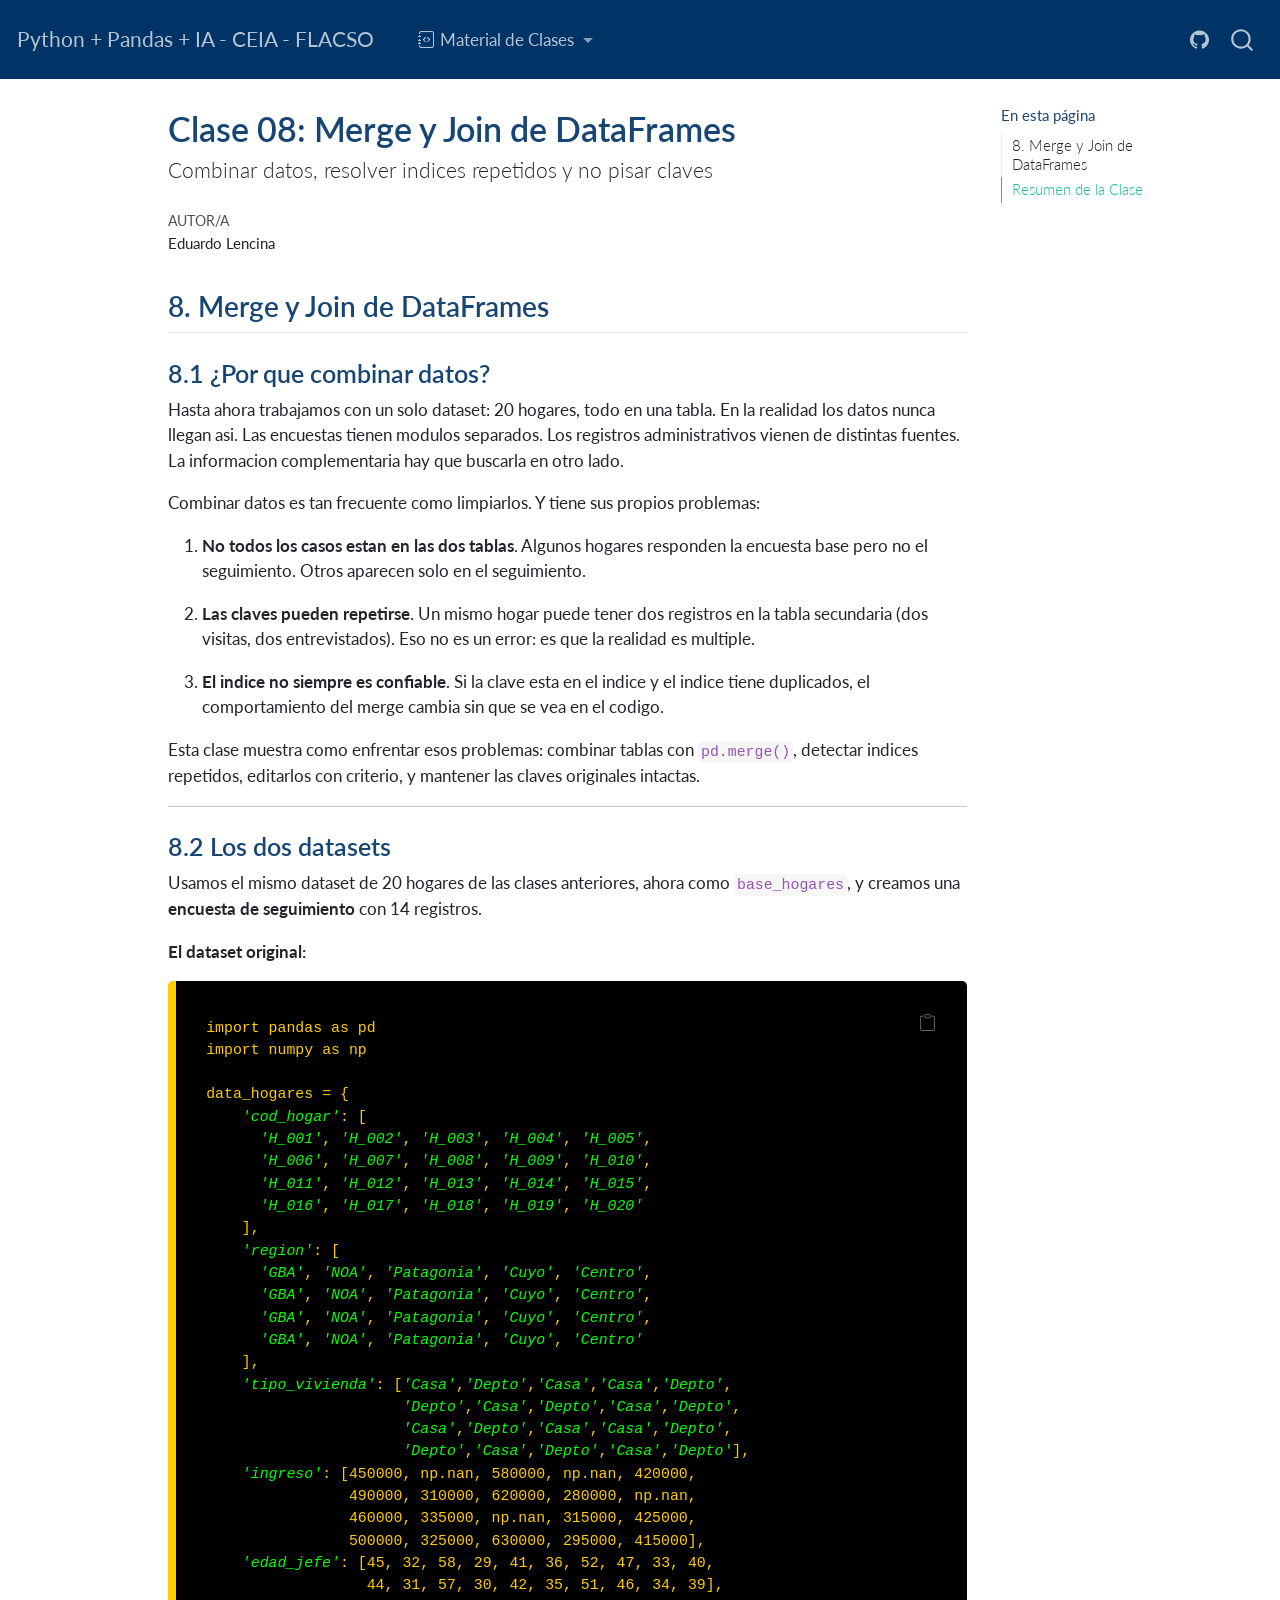
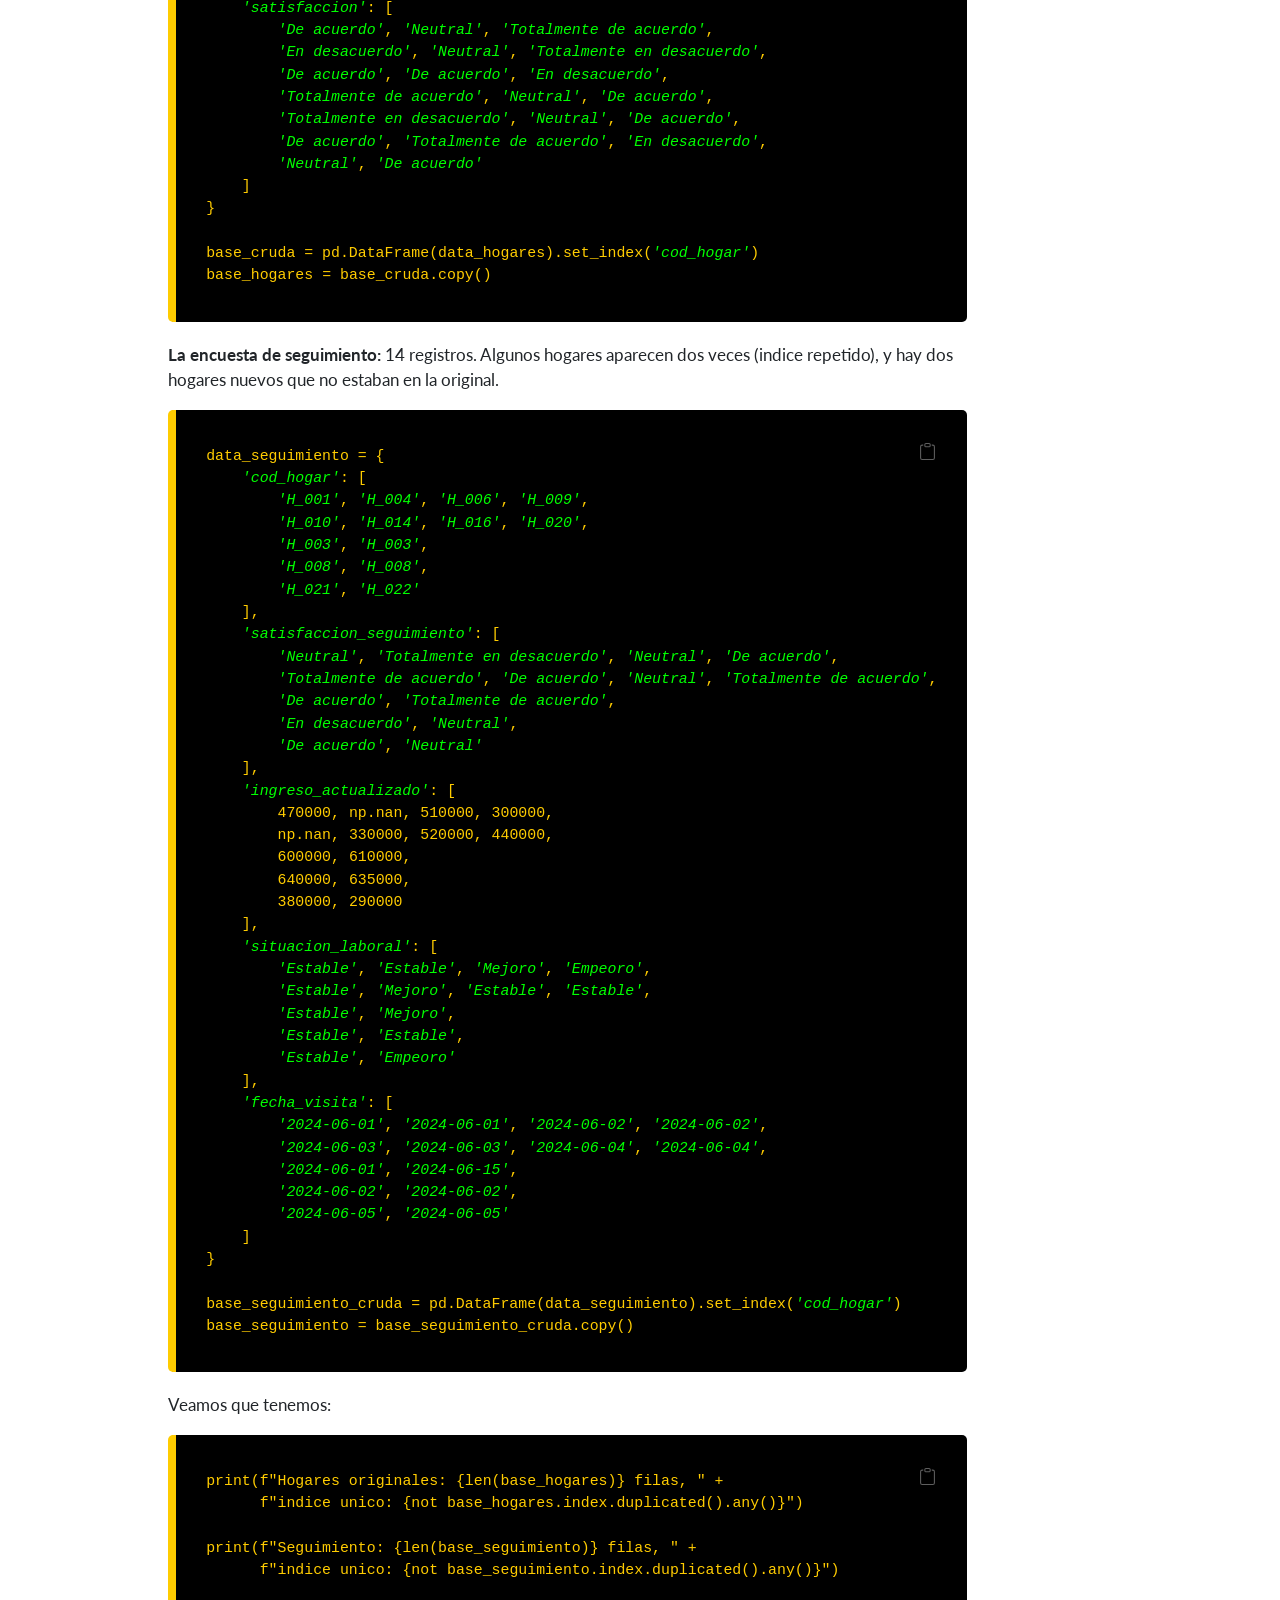
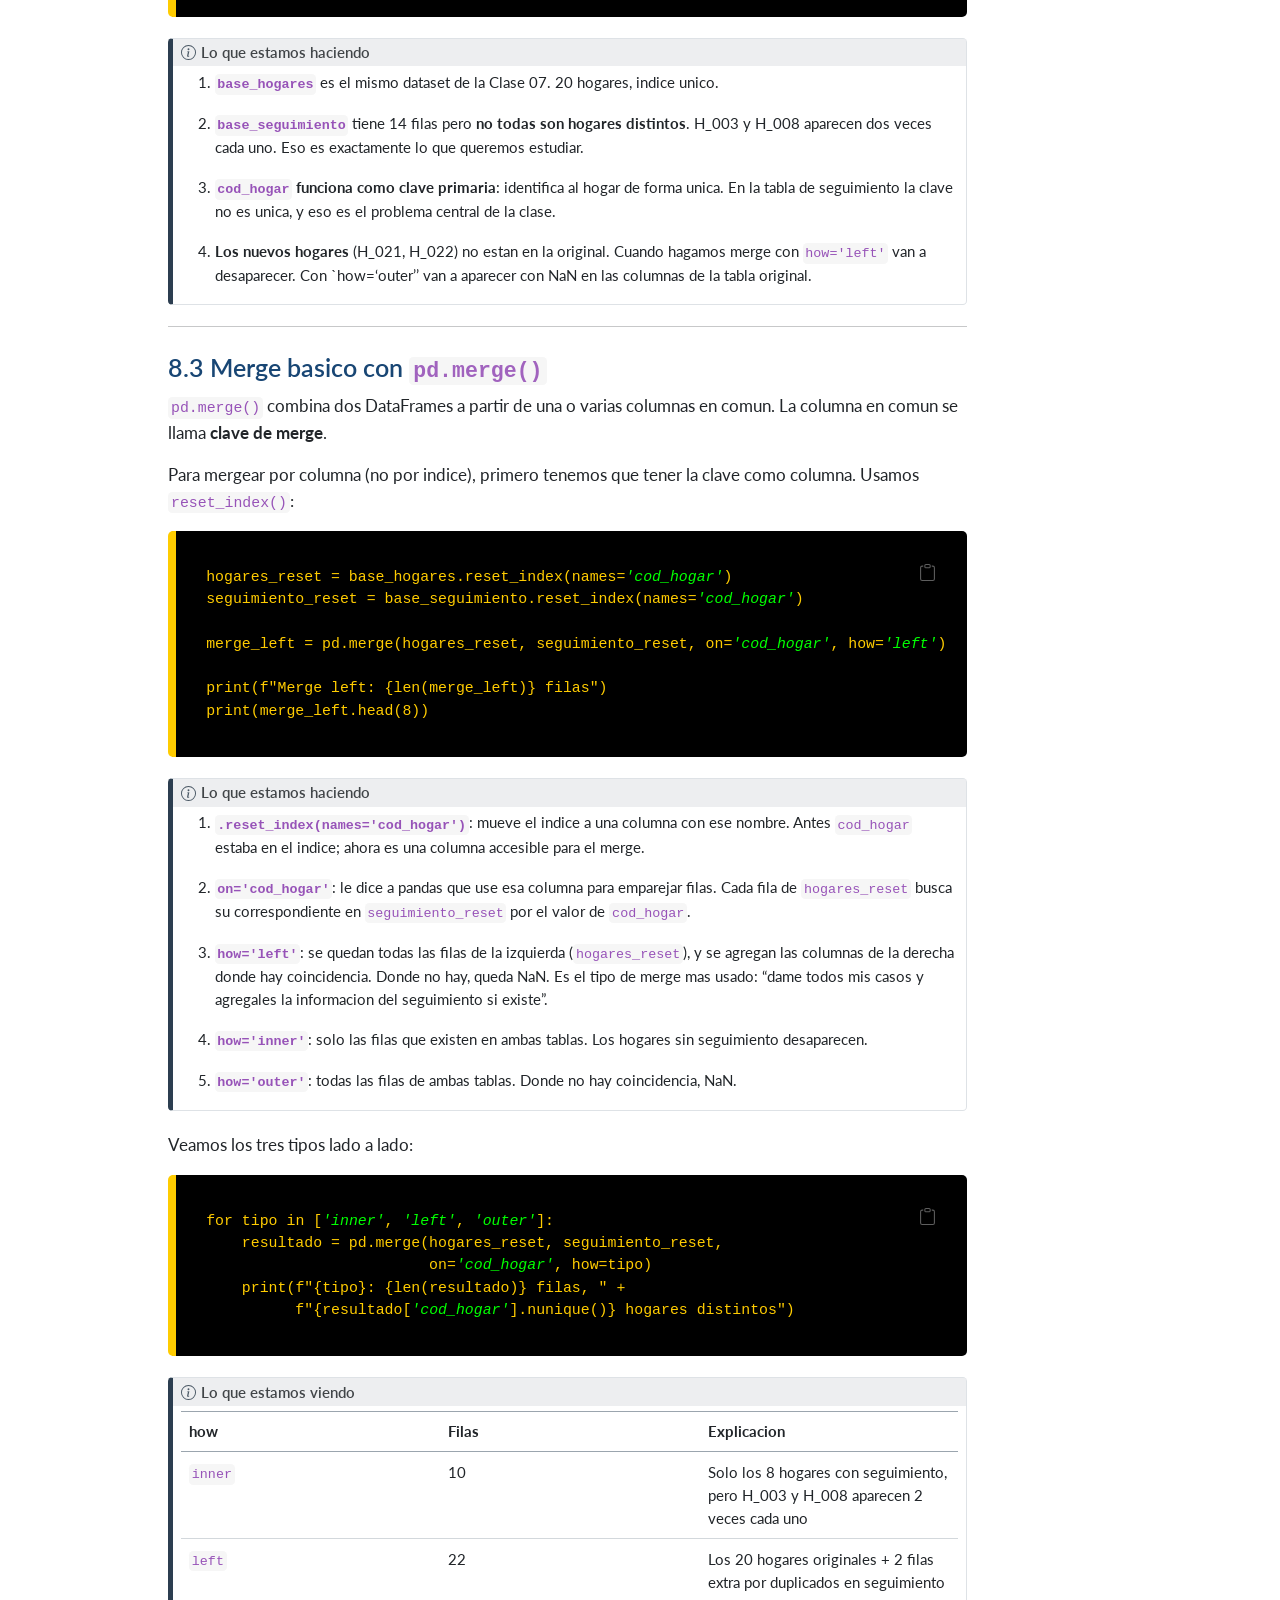
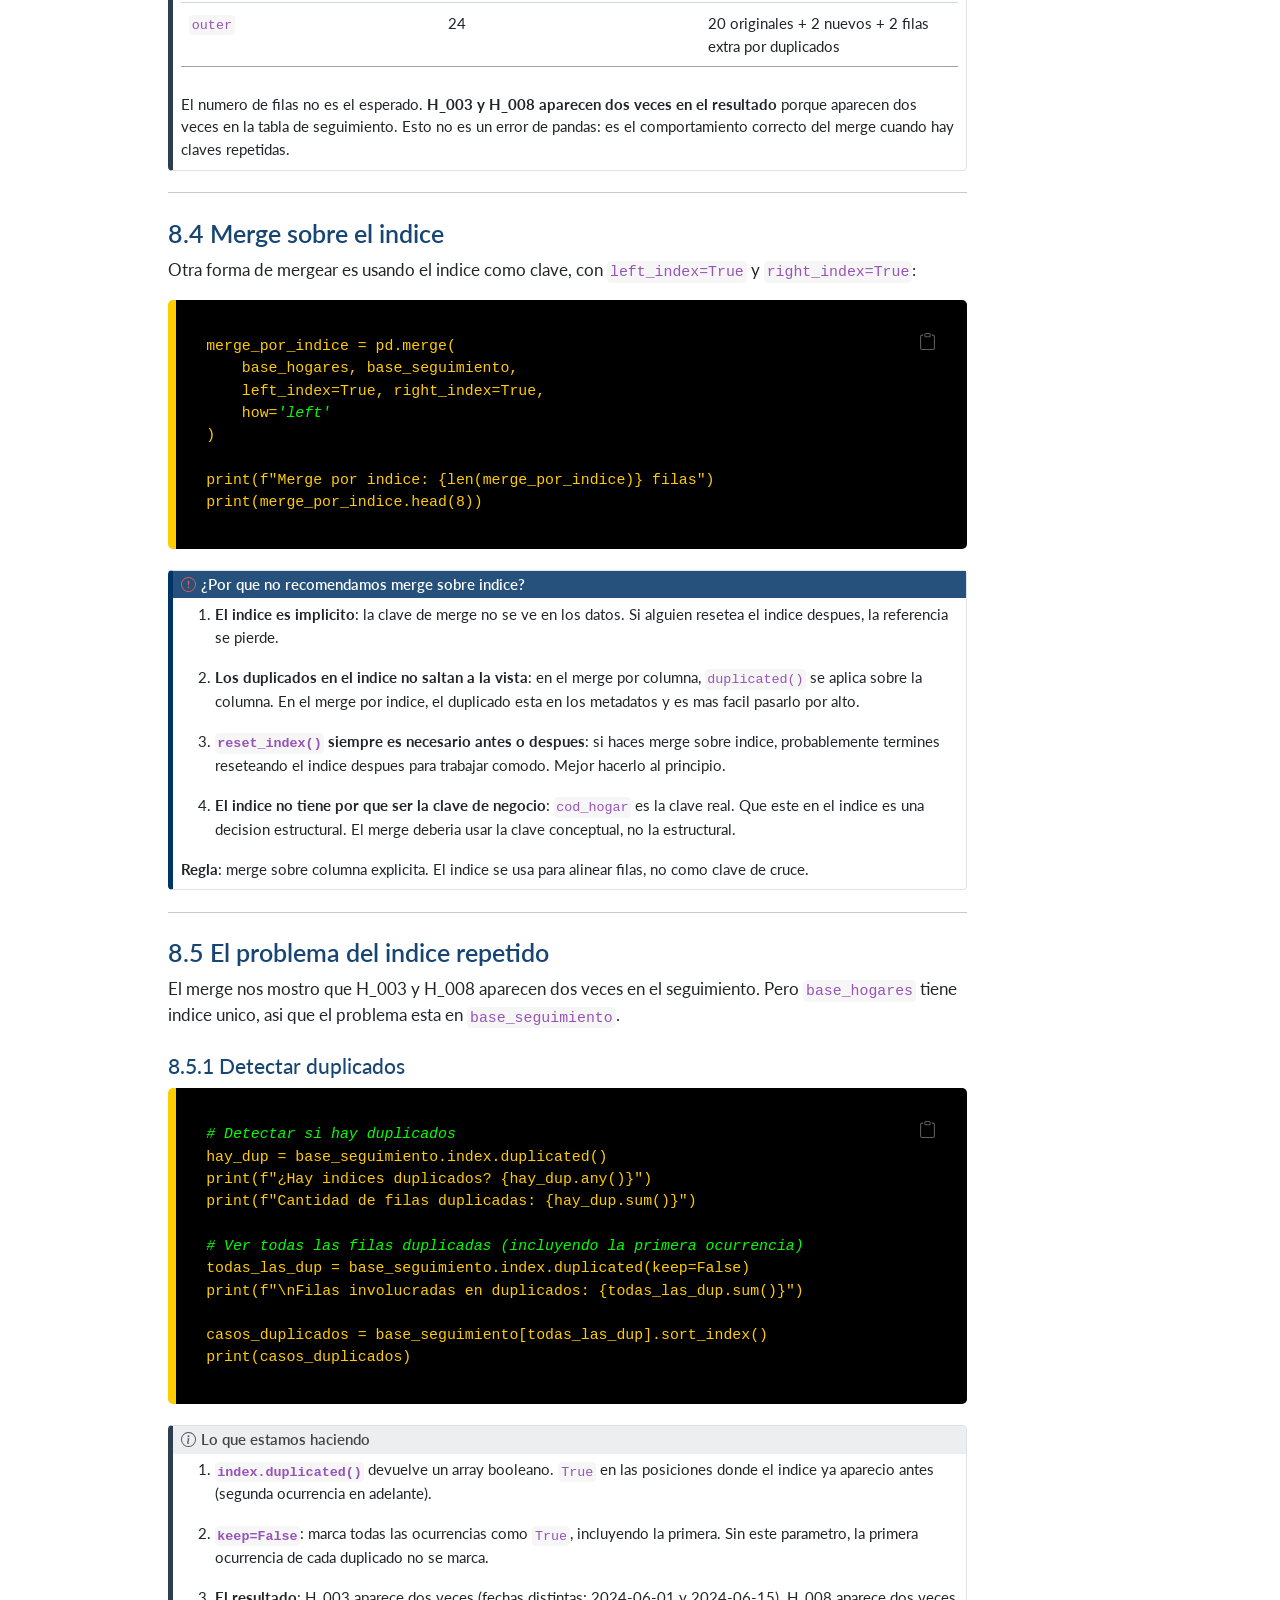
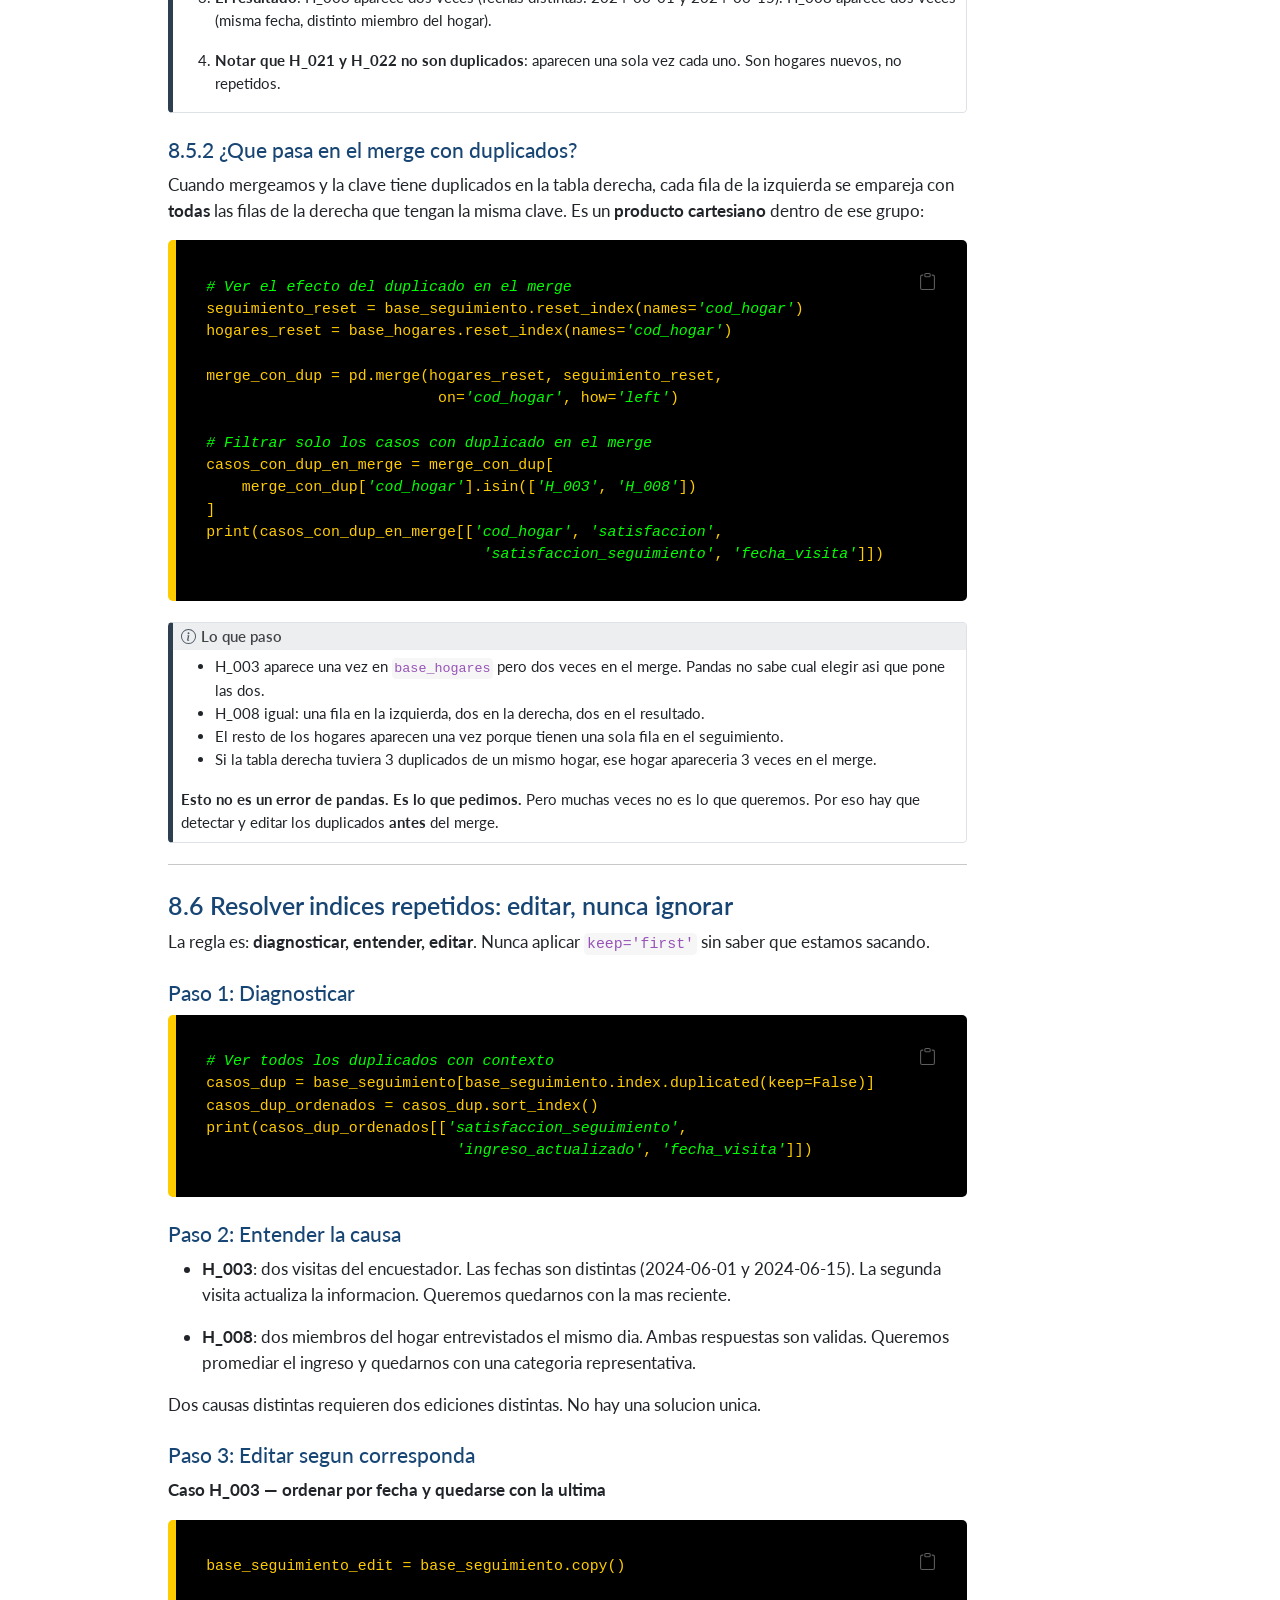
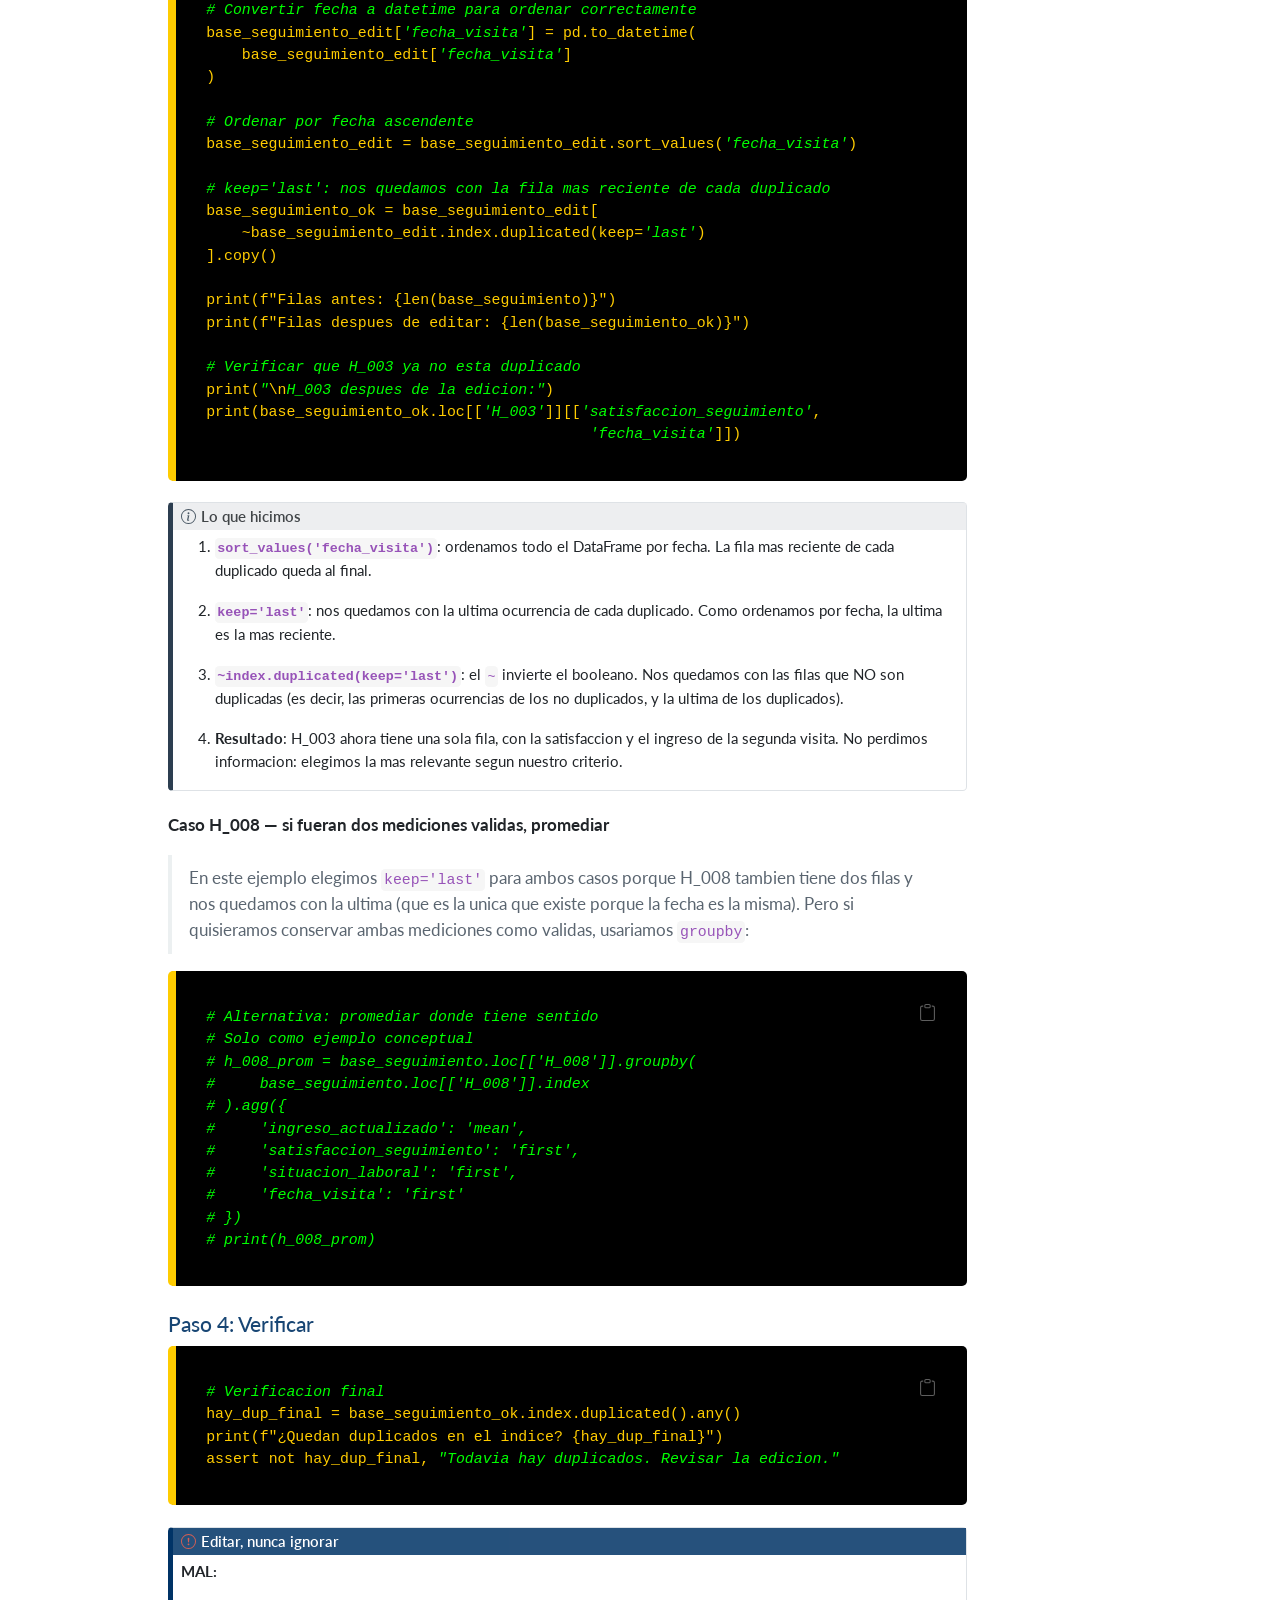
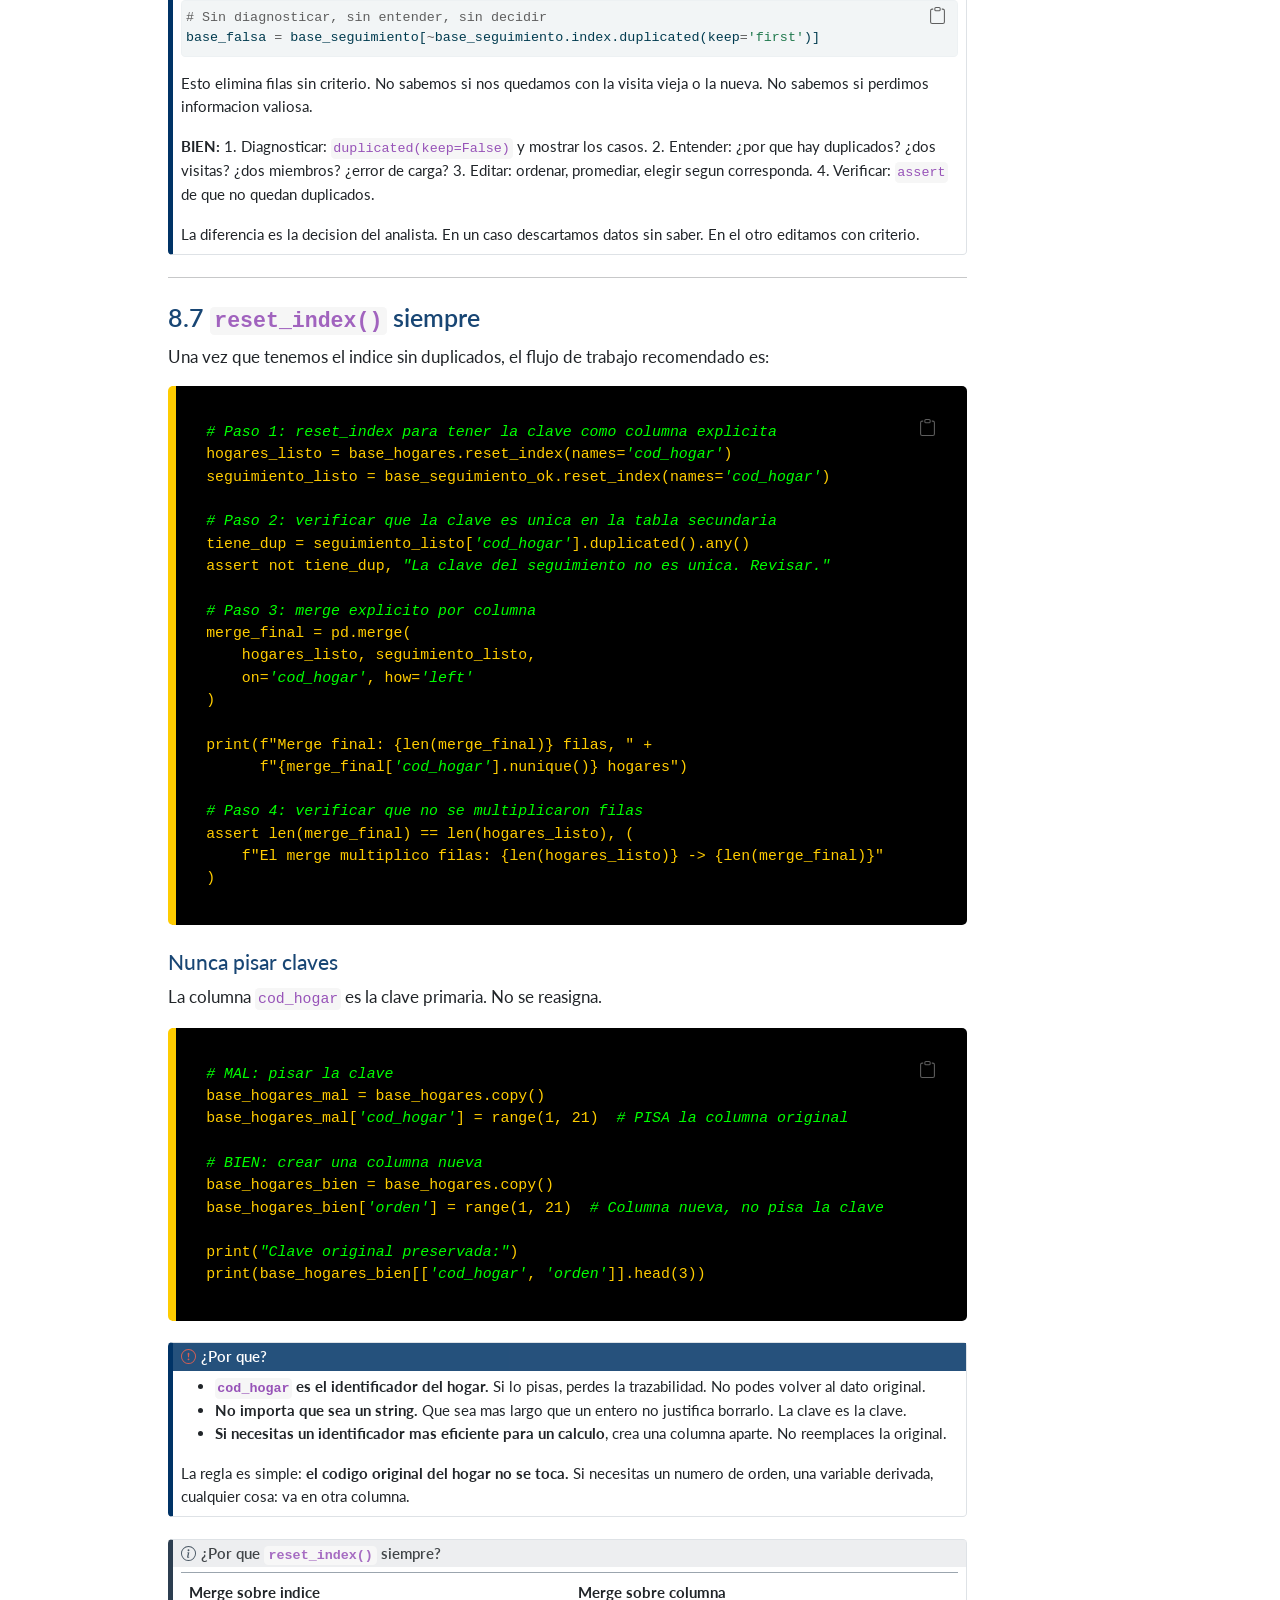
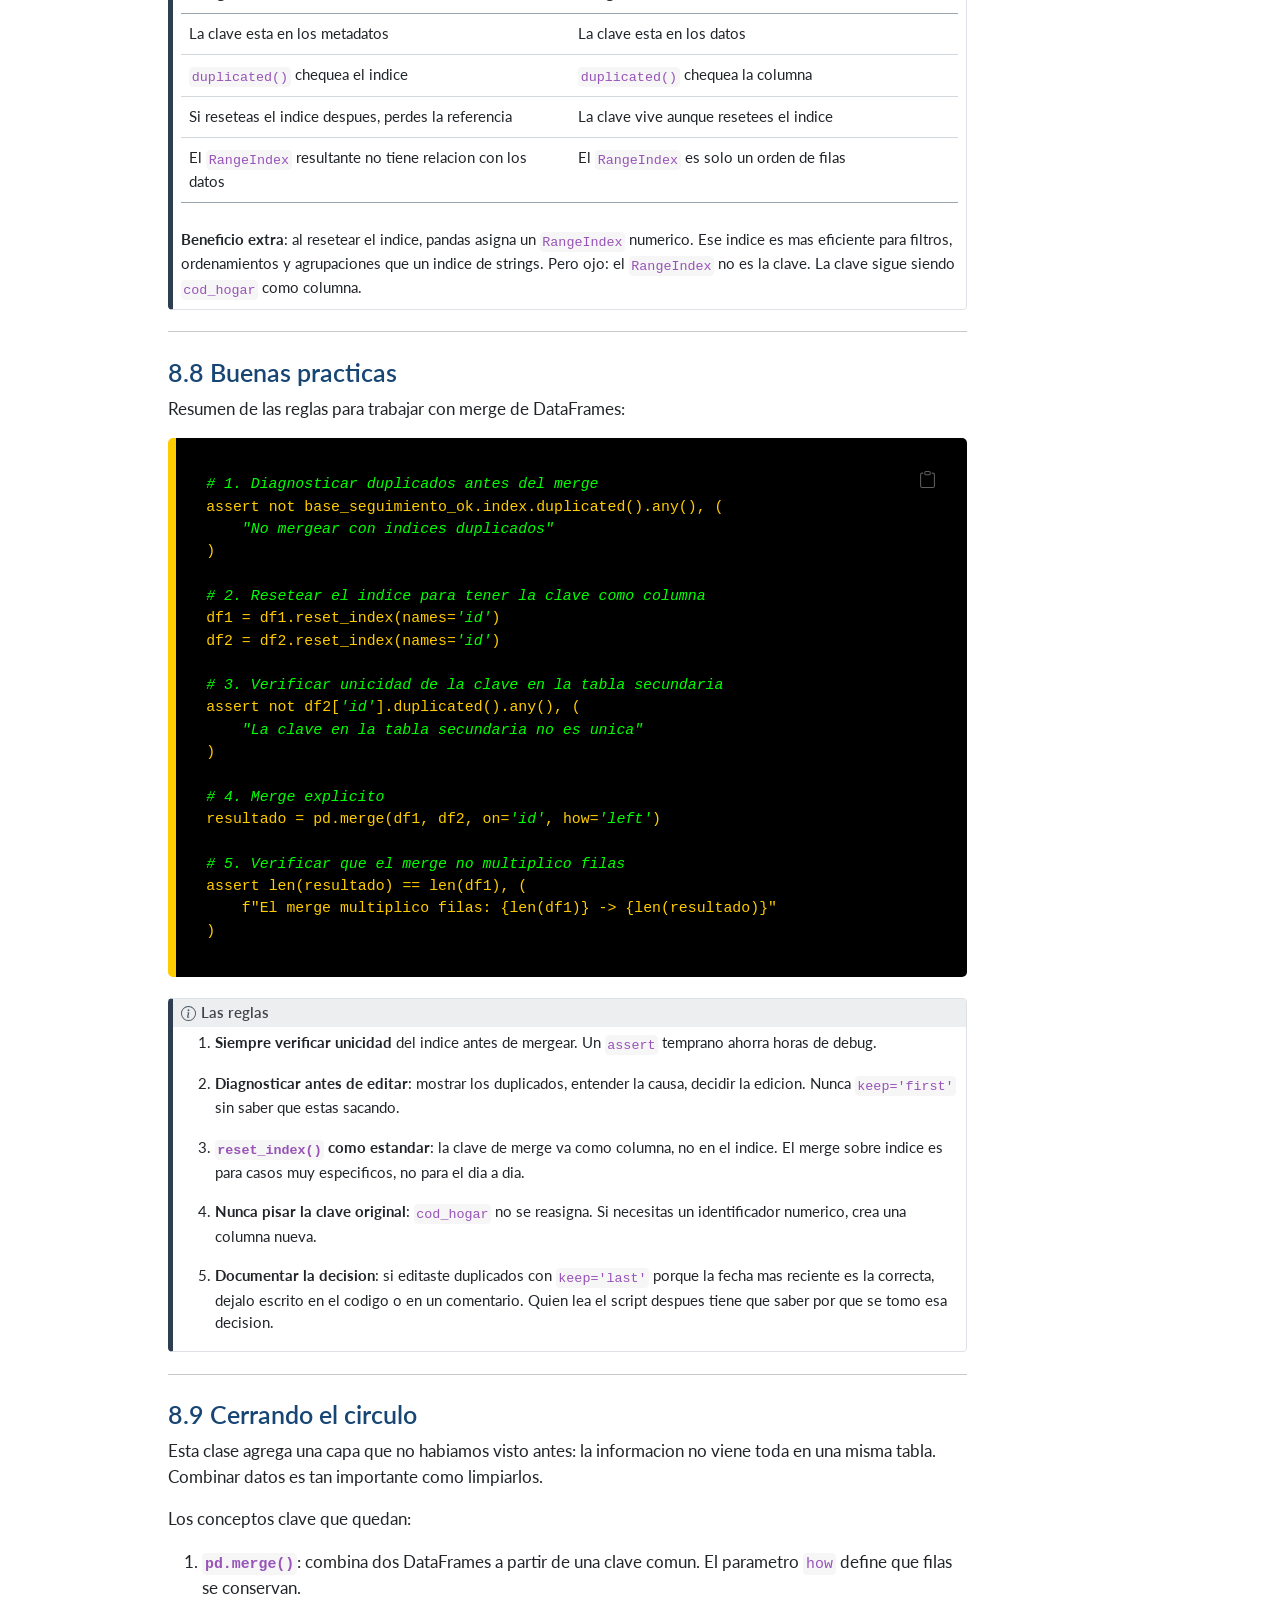
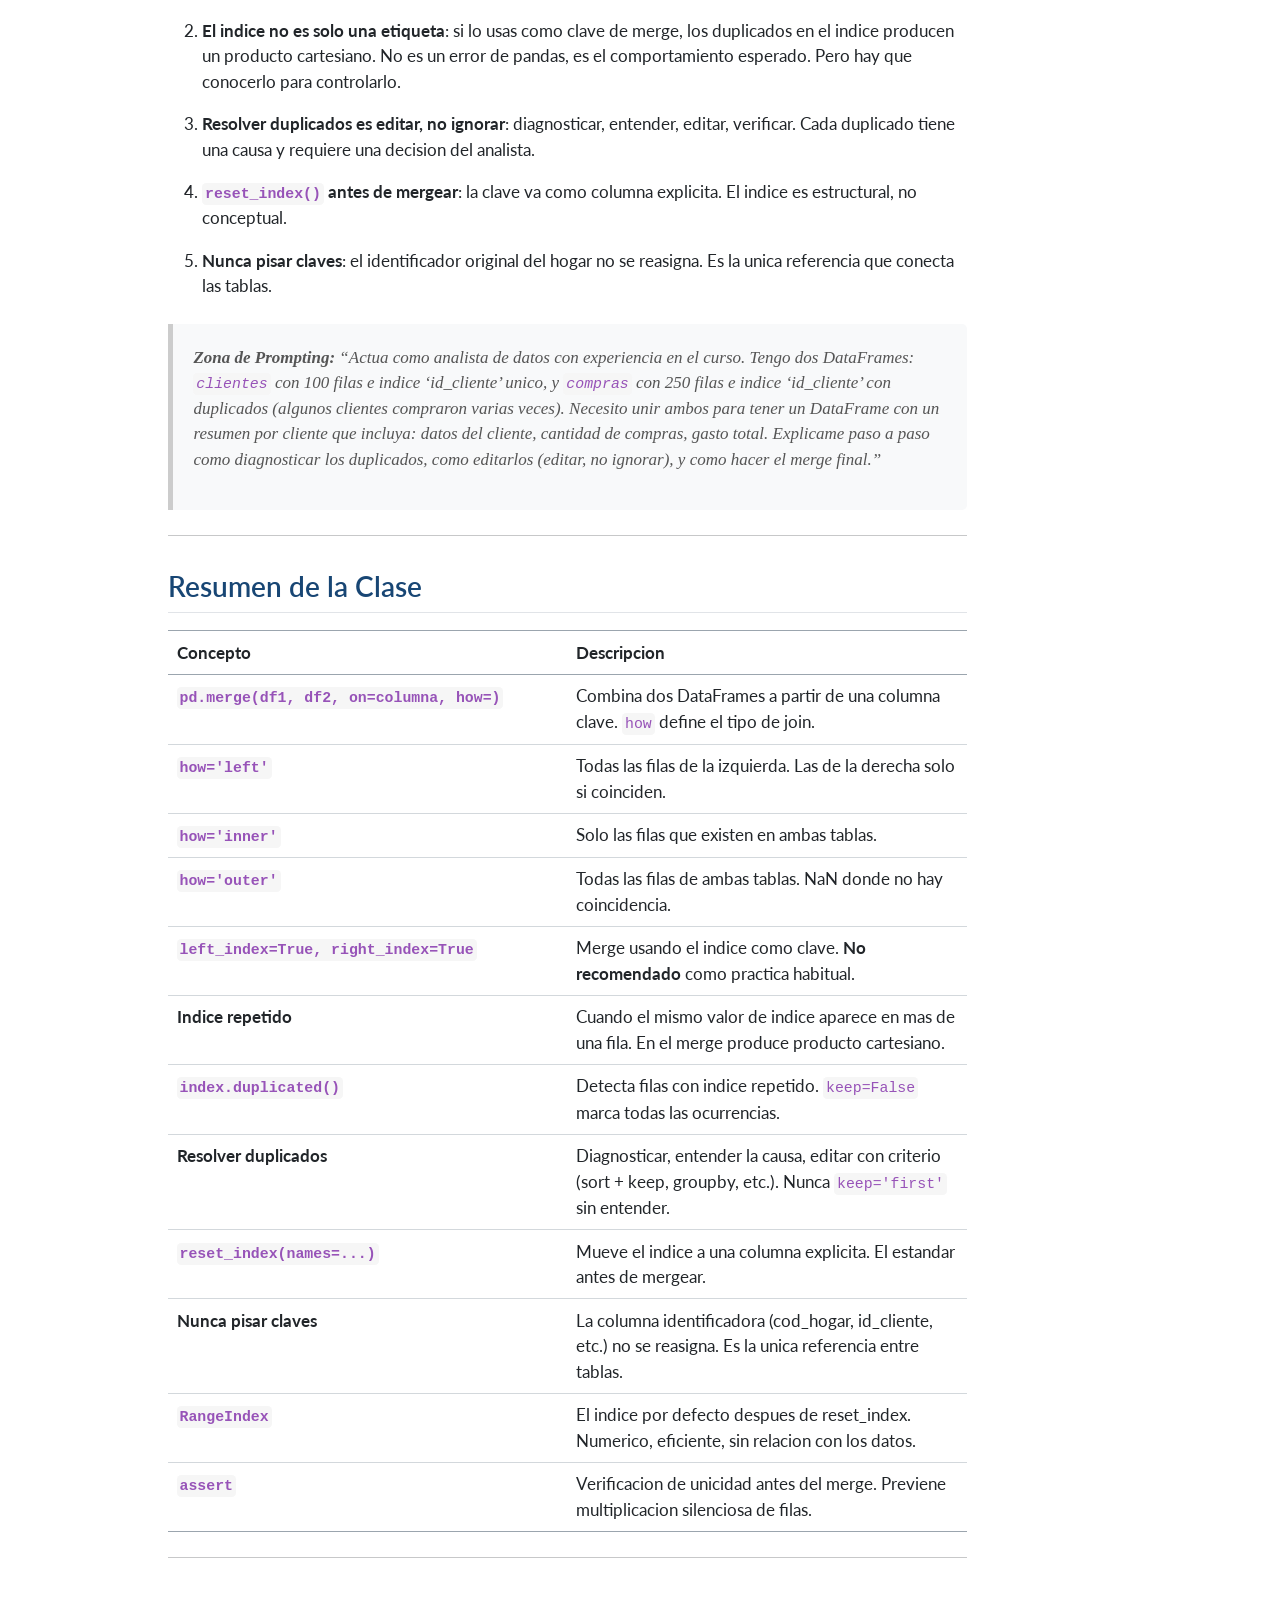
<file: docs/clase_08.html>
<!DOCTYPE html>
<html xmlns="http://www.w3.org/1999/xhtml" lang="es" xml:lang="es"><head>

<meta charset="utf-8">
<meta name="generator" content="quarto-1.3.450">

<meta name="viewport" content="width=device-width, initial-scale=1.0, user-scalable=yes">

<meta name="author" content="Eduardo Lencina">

<title>Python + Pandas + IA - CEIA - FLACSO - Clase 08: Merge y Join de DataFrames</title>
<style>
code{white-space: pre-wrap;}
span.smallcaps{font-variant: small-caps;}
div.columns{display: flex; gap: min(4vw, 1.5em);}
div.column{flex: auto; overflow-x: auto;}
div.hanging-indent{margin-left: 1.5em; text-indent: -1.5em;}
ul.task-list{list-style: none;}
ul.task-list li input[type="checkbox"] {
  width: 0.8em;
  margin: 0 0.8em 0.2em -1em; /* quarto-specific, see https://github.com/quarto-dev/quarto-cli/issues/4556 */ 
  vertical-align: middle;
}
/* CSS for syntax highlighting */
pre > code.sourceCode { white-space: pre; position: relative; }
pre > code.sourceCode > span { display: inline-block; line-height: 1.25; }
pre > code.sourceCode > span:empty { height: 1.2em; }
.sourceCode { overflow: visible; }
code.sourceCode > span { color: inherit; text-decoration: inherit; }
div.sourceCode { margin: 1em 0; }
pre.sourceCode { margin: 0; }
@media screen {
div.sourceCode { overflow: auto; }
}
@media print {
pre > code.sourceCode { white-space: pre-wrap; }
pre > code.sourceCode > span { text-indent: -5em; padding-left: 5em; }
}
pre.numberSource code
  { counter-reset: source-line 0; }
pre.numberSource code > span
  { position: relative; left: -4em; counter-increment: source-line; }
pre.numberSource code > span > a:first-child::before
  { content: counter(source-line);
    position: relative; left: -1em; text-align: right; vertical-align: baseline;
    border: none; display: inline-block;
    -webkit-touch-callout: none; -webkit-user-select: none;
    -khtml-user-select: none; -moz-user-select: none;
    -ms-user-select: none; user-select: none;
    padding: 0 4px; width: 4em;
  }
pre.numberSource { margin-left: 3em;  padding-left: 4px; }
div.sourceCode
  {   }
@media screen {
pre > code.sourceCode > span > a:first-child::before { text-decoration: underline; }
}
</style>


<script src="site_libs/quarto-nav/quarto-nav.js"></script>
<script src="site_libs/quarto-nav/headroom.min.js"></script>
<script src="site_libs/clipboard/clipboard.min.js"></script>
<script src="site_libs/quarto-search/autocomplete.umd.js"></script>
<script src="site_libs/quarto-search/fuse.min.js"></script>
<script src="site_libs/quarto-search/quarto-search.js"></script>
<meta name="quarto:offset" content="./">
<script src="site_libs/quarto-html/quarto.js"></script>
<script src="site_libs/quarto-html/popper.min.js"></script>
<script src="site_libs/quarto-html/tippy.umd.min.js"></script>
<script src="site_libs/quarto-html/anchor.min.js"></script>
<link href="site_libs/quarto-html/tippy.css" rel="stylesheet">
<link href="site_libs/quarto-html/quarto-syntax-highlighting.css" rel="stylesheet" id="quarto-text-highlighting-styles">
<script src="site_libs/bootstrap/bootstrap.min.js"></script>
<link href="site_libs/bootstrap/bootstrap-icons.css" rel="stylesheet">
<link href="site_libs/bootstrap/bootstrap.min.css" rel="stylesheet" id="quarto-bootstrap" data-mode="light">
<script id="quarto-search-options" type="application/json">{
  "location": "navbar",
  "copy-button": false,
  "collapse-after": 3,
  "panel-placement": "end",
  "type": "overlay",
  "limit": 20,
  "language": {
    "search-no-results-text": "Sin resultados",
    "search-matching-documents-text": "documentos encontrados",
    "search-copy-link-title": "Copiar el enlace en la búsqueda",
    "search-hide-matches-text": "Ocultar resultados adicionales",
    "search-more-match-text": "resultado adicional en este documento",
    "search-more-matches-text": "resultados adicionales en este documento",
    "search-clear-button-title": "Borrar",
    "search-detached-cancel-button-title": "Cancelar",
    "search-submit-button-title": "Enviar",
    "search-label": "Buscar"
  }
}</script>


<link rel="stylesheet" href="styles.css">
</head>

<body class="nav-fixed">

<div id="quarto-search-results"></div>
  <header id="quarto-header" class="headroom fixed-top">
    <nav class="navbar navbar-expand-lg navbar-dark ">
      <div class="navbar-container container-fluid">
      <div class="navbar-brand-container">
    <a class="navbar-brand" href="./index.html">
    <span class="navbar-title">Python + Pandas + IA - CEIA - FLACSO</span>
    </a>
  </div>
            <div id="quarto-search" class="" title="Buscar"></div>
          <button class="navbar-toggler" type="button" data-bs-toggle="collapse" data-bs-target="#navbarCollapse" aria-controls="navbarCollapse" aria-expanded="false" aria-label="Navegación de palanca" onclick="if (window.quartoToggleHeadroom) { window.quartoToggleHeadroom(); }">
  <span class="navbar-toggler-icon"></span>
</button>
          <div class="collapse navbar-collapse" id="navbarCollapse">
            <ul class="navbar-nav navbar-nav-scroll me-auto">
  <li class="nav-item dropdown ">
    <a class="nav-link dropdown-toggle" href="#" id="nav-menu-material-de-clases" role="button" data-bs-toggle="dropdown" aria-expanded="false" rel="" target="">
      <i class="bi bi-journal-code" role="img">
</i> 
 <span class="menu-text">Material de Clases</span>
    </a>
    <ul class="dropdown-menu" aria-labelledby="nav-menu-material-de-clases">    
        <li>
    <a class="dropdown-item" href="./clase_01.html" rel="" target="">
 <span class="dropdown-text">Clase 01: El Ecosistema</span></a>
  </li>  
        <li>
    <a class="dropdown-item" href="./clase_02.html" rel="" target="">
 <span class="dropdown-text">Clase 02: Python + Pandas</span></a>
  </li>  
        <li>
    <a class="dropdown-item" href="./clase_03.html" rel="" target="">
 <span class="dropdown-text">Clase 03: Selección de Datos</span></a>
  </li>  
        <li>
    <a class="dropdown-item" href="./clase_04.html" rel="" target="">
 <span class="dropdown-text">Clase 04: Split-Apply-Combine</span></a>
  </li>  
        <li>
    <a class="dropdown-item" href="./clase_05.html" rel="" target="">
 <span class="dropdown-text">Clase 05: Edición y Tratamiento de Valores Ausentes</span></a>
  </li>  
        <li>
    <a class="dropdown-item" href="./clase_06.html" rel="" target="">
 <span class="dropdown-text">Clase 06: Habilidades y OpenCode</span></a>
  </li>  
        <li>
    <a class="dropdown-item" href="./clase_07.html" rel="" target="">
 <span class="dropdown-text">Clase 07: Variables categóricas y Ediciones + Normalización</span></a>
  </li>  
    </ul>
  </li>
</ul>
            <ul class="navbar-nav navbar-nav-scroll ms-auto">
  <li class="nav-item compact">
    <a class="nav-link" href="https://github.com/EduardoQuantum/CeiaPython.git" rel="" target=""><i class="bi bi-github" role="img" aria-label="GitHub">
</i> 
 <span class="menu-text"></span></a>
  </li>  
</ul>
            <div class="quarto-navbar-tools">
</div>
          </div> <!-- /navcollapse -->
      </div> <!-- /container-fluid -->
    </nav>
</header>
<!-- content -->
<div id="quarto-content" class="quarto-container page-columns page-rows-contents page-layout-article page-navbar">
<!-- sidebar -->
<!-- margin-sidebar -->
    <div id="quarto-margin-sidebar" class="sidebar margin-sidebar">
        <nav id="TOC" role="doc-toc" class="toc-active">
    <h2 id="toc-title">En esta página</h2>
   
  <ul>
  <li><a href="#merge-y-join-de-dataframes" id="toc-merge-y-join-de-dataframes" class="nav-link active" data-scroll-target="#merge-y-join-de-dataframes">8. Merge y Join de DataFrames</a>
  <ul class="collapse">
  <li><a href="#por-que-combinar-datos" id="toc-por-que-combinar-datos" class="nav-link" data-scroll-target="#por-que-combinar-datos">8.1 ¿Por que combinar datos?</a></li>
  <li><a href="#los-dos-datasets" id="toc-los-dos-datasets" class="nav-link" data-scroll-target="#los-dos-datasets">8.2 Los dos datasets</a></li>
  <li><a href="#merge-basico-con-pd.merge" id="toc-merge-basico-con-pd.merge" class="nav-link" data-scroll-target="#merge-basico-con-pd.merge">8.3 Merge basico con <code>pd.merge()</code></a></li>
  <li><a href="#merge-sobre-el-indice" id="toc-merge-sobre-el-indice" class="nav-link" data-scroll-target="#merge-sobre-el-indice">8.4 Merge sobre el indice</a></li>
  <li><a href="#el-problema-del-indice-repetido" id="toc-el-problema-del-indice-repetido" class="nav-link" data-scroll-target="#el-problema-del-indice-repetido">8.5 El problema del indice repetido</a></li>
  <li><a href="#resolver-indices-repetidos-editar-nunca-ignorar" id="toc-resolver-indices-repetidos-editar-nunca-ignorar" class="nav-link" data-scroll-target="#resolver-indices-repetidos-editar-nunca-ignorar">8.6 Resolver indices repetidos: editar, nunca ignorar</a></li>
  <li><a href="#reset_index-siempre" id="toc-reset_index-siempre" class="nav-link" data-scroll-target="#reset_index-siempre">8.7 <code>reset_index()</code> siempre</a></li>
  <li><a href="#buenas-practicas" id="toc-buenas-practicas" class="nav-link" data-scroll-target="#buenas-practicas">8.8 Buenas practicas</a></li>
  <li><a href="#cerrando-el-circulo" id="toc-cerrando-el-circulo" class="nav-link" data-scroll-target="#cerrando-el-circulo">8.9 Cerrando el circulo</a></li>
  </ul></li>
  <li><a href="#resumen-de-la-clase" id="toc-resumen-de-la-clase" class="nav-link" data-scroll-target="#resumen-de-la-clase">Resumen de la Clase</a></li>
  </ul>
</nav>
    </div>
<!-- main -->
<main class="content" id="quarto-document-content">

<header id="title-block-header" class="quarto-title-block default">
<div class="quarto-title">
<h1 class="title">Clase 08: Merge y Join de DataFrames</h1>
<p class="subtitle lead">Combinar datos, resolver indices repetidos y no pisar claves</p>
</div>



<div class="quarto-title-meta">

    <div>
    <div class="quarto-title-meta-heading">Autor/a</div>
    <div class="quarto-title-meta-contents">
             <p>Eduardo Lencina </p>
          </div>
  </div>
    
  
    
  </div>
  

</header>

<section id="merge-y-join-de-dataframes" class="level2">
<h2 class="anchored" data-anchor-id="merge-y-join-de-dataframes">8. Merge y Join de DataFrames</h2>
<section id="por-que-combinar-datos" class="level3">
<h3 class="anchored" data-anchor-id="por-que-combinar-datos">8.1 ¿Por que combinar datos?</h3>
<p>Hasta ahora trabajamos con un solo dataset: 20 hogares, todo en una tabla. En la realidad los datos nunca llegan asi. Las encuestas tienen modulos separados. Los registros administrativos vienen de distintas fuentes. La informacion complementaria hay que buscarla en otro lado.</p>
<p>Combinar datos es tan frecuente como limpiarlos. Y tiene sus propios problemas:</p>
<ol type="1">
<li><p><strong>No todos los casos estan en las dos tablas</strong>. Algunos hogares responden la encuesta base pero no el seguimiento. Otros aparecen solo en el seguimiento.</p></li>
<li><p><strong>Las claves pueden repetirse</strong>. Un mismo hogar puede tener dos registros en la tabla secundaria (dos visitas, dos entrevistados). Eso no es un error: es que la realidad es multiple.</p></li>
<li><p><strong>El indice no siempre es confiable</strong>. Si la clave esta en el indice y el indice tiene duplicados, el comportamiento del merge cambia sin que se vea en el codigo.</p></li>
</ol>
<p>Esta clase muestra como enfrentar esos problemas: combinar tablas con <code>pd.merge()</code>, detectar indices repetidos, editarlos con criterio, y mantener las claves originales intactas.</p>
<hr>
</section>
<section id="los-dos-datasets" class="level3">
<h3 class="anchored" data-anchor-id="los-dos-datasets">8.2 Los dos datasets</h3>
<p>Usamos el mismo dataset de 20 hogares de las clases anteriores, ahora como <code>base_hogares</code>, y creamos una <strong>encuesta de seguimiento</strong> con 14 registros.</p>
<p><strong>El dataset original:</strong></p>
<div class="monitor-box">
<div class="sourceCode" id="cb1"><pre class="sourceCode python code-with-copy"><code class="sourceCode python"><span id="cb1-1"><a href="#cb1-1" aria-hidden="true" tabindex="-1"></a><span class="im">import</span> pandas <span class="im">as</span> pd</span>
<span id="cb1-2"><a href="#cb1-2" aria-hidden="true" tabindex="-1"></a><span class="im">import</span> numpy <span class="im">as</span> np</span>
<span id="cb1-3"><a href="#cb1-3" aria-hidden="true" tabindex="-1"></a></span>
<span id="cb1-4"><a href="#cb1-4" aria-hidden="true" tabindex="-1"></a>data_hogares <span class="op">=</span> {</span>
<span id="cb1-5"><a href="#cb1-5" aria-hidden="true" tabindex="-1"></a>    <span class="st">'cod_hogar'</span>: [</span>
<span id="cb1-6"><a href="#cb1-6" aria-hidden="true" tabindex="-1"></a>      <span class="st">'H_001'</span>, <span class="st">'H_002'</span>, <span class="st">'H_003'</span>, <span class="st">'H_004'</span>, <span class="st">'H_005'</span>,</span>
<span id="cb1-7"><a href="#cb1-7" aria-hidden="true" tabindex="-1"></a>      <span class="st">'H_006'</span>, <span class="st">'H_007'</span>, <span class="st">'H_008'</span>, <span class="st">'H_009'</span>, <span class="st">'H_010'</span>,</span>
<span id="cb1-8"><a href="#cb1-8" aria-hidden="true" tabindex="-1"></a>      <span class="st">'H_011'</span>, <span class="st">'H_012'</span>, <span class="st">'H_013'</span>, <span class="st">'H_014'</span>, <span class="st">'H_015'</span>,</span>
<span id="cb1-9"><a href="#cb1-9" aria-hidden="true" tabindex="-1"></a>      <span class="st">'H_016'</span>, <span class="st">'H_017'</span>, <span class="st">'H_018'</span>, <span class="st">'H_019'</span>, <span class="st">'H_020'</span></span>
<span id="cb1-10"><a href="#cb1-10" aria-hidden="true" tabindex="-1"></a>    ],</span>
<span id="cb1-11"><a href="#cb1-11" aria-hidden="true" tabindex="-1"></a>    <span class="st">'region'</span>: [</span>
<span id="cb1-12"><a href="#cb1-12" aria-hidden="true" tabindex="-1"></a>      <span class="st">'GBA'</span>, <span class="st">'NOA'</span>, <span class="st">'Patagonia'</span>, <span class="st">'Cuyo'</span>, <span class="st">'Centro'</span>,</span>
<span id="cb1-13"><a href="#cb1-13" aria-hidden="true" tabindex="-1"></a>      <span class="st">'GBA'</span>, <span class="st">'NOA'</span>, <span class="st">'Patagonia'</span>, <span class="st">'Cuyo'</span>, <span class="st">'Centro'</span>,</span>
<span id="cb1-14"><a href="#cb1-14" aria-hidden="true" tabindex="-1"></a>      <span class="st">'GBA'</span>, <span class="st">'NOA'</span>, <span class="st">'Patagonia'</span>, <span class="st">'Cuyo'</span>, <span class="st">'Centro'</span>,</span>
<span id="cb1-15"><a href="#cb1-15" aria-hidden="true" tabindex="-1"></a>      <span class="st">'GBA'</span>, <span class="st">'NOA'</span>, <span class="st">'Patagonia'</span>, <span class="st">'Cuyo'</span>, <span class="st">'Centro'</span></span>
<span id="cb1-16"><a href="#cb1-16" aria-hidden="true" tabindex="-1"></a>    ],</span>
<span id="cb1-17"><a href="#cb1-17" aria-hidden="true" tabindex="-1"></a>    <span class="st">'tipo_vivienda'</span>: [<span class="st">'Casa'</span>,<span class="st">'Depto'</span>,<span class="st">'Casa'</span>,<span class="st">'Casa'</span>,<span class="st">'Depto'</span>,</span>
<span id="cb1-18"><a href="#cb1-18" aria-hidden="true" tabindex="-1"></a>                      <span class="st">'Depto'</span>,<span class="st">'Casa'</span>,<span class="st">'Depto'</span>,<span class="st">'Casa'</span>,<span class="st">'Depto'</span>,</span>
<span id="cb1-19"><a href="#cb1-19" aria-hidden="true" tabindex="-1"></a>                      <span class="st">'Casa'</span>,<span class="st">'Depto'</span>,<span class="st">'Casa'</span>,<span class="st">'Casa'</span>,<span class="st">'Depto'</span>,</span>
<span id="cb1-20"><a href="#cb1-20" aria-hidden="true" tabindex="-1"></a>                      <span class="st">'Depto'</span>,<span class="st">'Casa'</span>,<span class="st">'Depto'</span>,<span class="st">'Casa'</span>,<span class="st">'Depto'</span>],</span>
<span id="cb1-21"><a href="#cb1-21" aria-hidden="true" tabindex="-1"></a>    <span class="st">'ingreso'</span>: [<span class="dv">450000</span>, np.nan, <span class="dv">580000</span>, np.nan, <span class="dv">420000</span>,</span>
<span id="cb1-22"><a href="#cb1-22" aria-hidden="true" tabindex="-1"></a>                <span class="dv">490000</span>, <span class="dv">310000</span>, <span class="dv">620000</span>, <span class="dv">280000</span>, np.nan,</span>
<span id="cb1-23"><a href="#cb1-23" aria-hidden="true" tabindex="-1"></a>                <span class="dv">460000</span>, <span class="dv">335000</span>, np.nan, <span class="dv">315000</span>, <span class="dv">425000</span>,</span>
<span id="cb1-24"><a href="#cb1-24" aria-hidden="true" tabindex="-1"></a>                <span class="dv">500000</span>, <span class="dv">325000</span>, <span class="dv">630000</span>, <span class="dv">295000</span>, <span class="dv">415000</span>],</span>
<span id="cb1-25"><a href="#cb1-25" aria-hidden="true" tabindex="-1"></a>    <span class="st">'edad_jefe'</span>: [<span class="dv">45</span>, <span class="dv">32</span>, <span class="dv">58</span>, <span class="dv">29</span>, <span class="dv">41</span>, <span class="dv">36</span>, <span class="dv">52</span>, <span class="dv">47</span>, <span class="dv">33</span>, <span class="dv">40</span>,</span>
<span id="cb1-26"><a href="#cb1-26" aria-hidden="true" tabindex="-1"></a>                  <span class="dv">44</span>, <span class="dv">31</span>, <span class="dv">57</span>, <span class="dv">30</span>, <span class="dv">42</span>, <span class="dv">35</span>, <span class="dv">51</span>, <span class="dv">46</span>, <span class="dv">34</span>, <span class="dv">39</span>],</span>
<span id="cb1-27"><a href="#cb1-27" aria-hidden="true" tabindex="-1"></a>    <span class="st">'satisfaccion'</span>: [</span>
<span id="cb1-28"><a href="#cb1-28" aria-hidden="true" tabindex="-1"></a>        <span class="st">'De acuerdo'</span>, <span class="st">'Neutral'</span>, <span class="st">'Totalmente de acuerdo'</span>,</span>
<span id="cb1-29"><a href="#cb1-29" aria-hidden="true" tabindex="-1"></a>        <span class="st">'En desacuerdo'</span>, <span class="st">'Neutral'</span>, <span class="st">'Totalmente en desacuerdo'</span>,</span>
<span id="cb1-30"><a href="#cb1-30" aria-hidden="true" tabindex="-1"></a>        <span class="st">'De acuerdo'</span>, <span class="st">'De acuerdo'</span>, <span class="st">'En desacuerdo'</span>,</span>
<span id="cb1-31"><a href="#cb1-31" aria-hidden="true" tabindex="-1"></a>        <span class="st">'Totalmente de acuerdo'</span>, <span class="st">'Neutral'</span>, <span class="st">'De acuerdo'</span>,</span>
<span id="cb1-32"><a href="#cb1-32" aria-hidden="true" tabindex="-1"></a>        <span class="st">'Totalmente en desacuerdo'</span>, <span class="st">'Neutral'</span>, <span class="st">'De acuerdo'</span>,</span>
<span id="cb1-33"><a href="#cb1-33" aria-hidden="true" tabindex="-1"></a>        <span class="st">'De acuerdo'</span>, <span class="st">'Totalmente de acuerdo'</span>, <span class="st">'En desacuerdo'</span>,</span>
<span id="cb1-34"><a href="#cb1-34" aria-hidden="true" tabindex="-1"></a>        <span class="st">'Neutral'</span>, <span class="st">'De acuerdo'</span></span>
<span id="cb1-35"><a href="#cb1-35" aria-hidden="true" tabindex="-1"></a>    ]</span>
<span id="cb1-36"><a href="#cb1-36" aria-hidden="true" tabindex="-1"></a>}</span>
<span id="cb1-37"><a href="#cb1-37" aria-hidden="true" tabindex="-1"></a></span>
<span id="cb1-38"><a href="#cb1-38" aria-hidden="true" tabindex="-1"></a>base_cruda <span class="op">=</span> pd.DataFrame(data_hogares).set_index(<span class="st">'cod_hogar'</span>)</span>
<span id="cb1-39"><a href="#cb1-39" aria-hidden="true" tabindex="-1"></a>base_hogares <span class="op">=</span> base_cruda.copy()</span></code><button title="Copiar al portapapeles" class="code-copy-button"><i class="bi"></i></button></pre></div>
</div>
<p><strong>La encuesta de seguimiento:</strong> 14 registros. Algunos hogares aparecen dos veces (indice repetido), y hay dos hogares nuevos que no estaban en la original.</p>
<div class="monitor-box">
<div class="sourceCode" id="cb2"><pre class="sourceCode python code-with-copy"><code class="sourceCode python"><span id="cb2-1"><a href="#cb2-1" aria-hidden="true" tabindex="-1"></a>data_seguimiento <span class="op">=</span> {</span>
<span id="cb2-2"><a href="#cb2-2" aria-hidden="true" tabindex="-1"></a>    <span class="st">'cod_hogar'</span>: [</span>
<span id="cb2-3"><a href="#cb2-3" aria-hidden="true" tabindex="-1"></a>        <span class="st">'H_001'</span>, <span class="st">'H_004'</span>, <span class="st">'H_006'</span>, <span class="st">'H_009'</span>,</span>
<span id="cb2-4"><a href="#cb2-4" aria-hidden="true" tabindex="-1"></a>        <span class="st">'H_010'</span>, <span class="st">'H_014'</span>, <span class="st">'H_016'</span>, <span class="st">'H_020'</span>,</span>
<span id="cb2-5"><a href="#cb2-5" aria-hidden="true" tabindex="-1"></a>        <span class="st">'H_003'</span>, <span class="st">'H_003'</span>,</span>
<span id="cb2-6"><a href="#cb2-6" aria-hidden="true" tabindex="-1"></a>        <span class="st">'H_008'</span>, <span class="st">'H_008'</span>,</span>
<span id="cb2-7"><a href="#cb2-7" aria-hidden="true" tabindex="-1"></a>        <span class="st">'H_021'</span>, <span class="st">'H_022'</span></span>
<span id="cb2-8"><a href="#cb2-8" aria-hidden="true" tabindex="-1"></a>    ],</span>
<span id="cb2-9"><a href="#cb2-9" aria-hidden="true" tabindex="-1"></a>    <span class="st">'satisfaccion_seguimiento'</span>: [</span>
<span id="cb2-10"><a href="#cb2-10" aria-hidden="true" tabindex="-1"></a>        <span class="st">'Neutral'</span>, <span class="st">'Totalmente en desacuerdo'</span>, <span class="st">'Neutral'</span>, <span class="st">'De acuerdo'</span>,</span>
<span id="cb2-11"><a href="#cb2-11" aria-hidden="true" tabindex="-1"></a>        <span class="st">'Totalmente de acuerdo'</span>, <span class="st">'De acuerdo'</span>, <span class="st">'Neutral'</span>, <span class="st">'Totalmente de acuerdo'</span>,</span>
<span id="cb2-12"><a href="#cb2-12" aria-hidden="true" tabindex="-1"></a>        <span class="st">'De acuerdo'</span>, <span class="st">'Totalmente de acuerdo'</span>,</span>
<span id="cb2-13"><a href="#cb2-13" aria-hidden="true" tabindex="-1"></a>        <span class="st">'En desacuerdo'</span>, <span class="st">'Neutral'</span>,</span>
<span id="cb2-14"><a href="#cb2-14" aria-hidden="true" tabindex="-1"></a>        <span class="st">'De acuerdo'</span>, <span class="st">'Neutral'</span></span>
<span id="cb2-15"><a href="#cb2-15" aria-hidden="true" tabindex="-1"></a>    ],</span>
<span id="cb2-16"><a href="#cb2-16" aria-hidden="true" tabindex="-1"></a>    <span class="st">'ingreso_actualizado'</span>: [</span>
<span id="cb2-17"><a href="#cb2-17" aria-hidden="true" tabindex="-1"></a>        <span class="dv">470000</span>, np.nan, <span class="dv">510000</span>, <span class="dv">300000</span>,</span>
<span id="cb2-18"><a href="#cb2-18" aria-hidden="true" tabindex="-1"></a>        np.nan, <span class="dv">330000</span>, <span class="dv">520000</span>, <span class="dv">440000</span>,</span>
<span id="cb2-19"><a href="#cb2-19" aria-hidden="true" tabindex="-1"></a>        <span class="dv">600000</span>, <span class="dv">610000</span>,</span>
<span id="cb2-20"><a href="#cb2-20" aria-hidden="true" tabindex="-1"></a>        <span class="dv">640000</span>, <span class="dv">635000</span>,</span>
<span id="cb2-21"><a href="#cb2-21" aria-hidden="true" tabindex="-1"></a>        <span class="dv">380000</span>, <span class="dv">290000</span></span>
<span id="cb2-22"><a href="#cb2-22" aria-hidden="true" tabindex="-1"></a>    ],</span>
<span id="cb2-23"><a href="#cb2-23" aria-hidden="true" tabindex="-1"></a>    <span class="st">'situacion_laboral'</span>: [</span>
<span id="cb2-24"><a href="#cb2-24" aria-hidden="true" tabindex="-1"></a>        <span class="st">'Estable'</span>, <span class="st">'Estable'</span>, <span class="st">'Mejoro'</span>, <span class="st">'Empeoro'</span>,</span>
<span id="cb2-25"><a href="#cb2-25" aria-hidden="true" tabindex="-1"></a>        <span class="st">'Estable'</span>, <span class="st">'Mejoro'</span>, <span class="st">'Estable'</span>, <span class="st">'Estable'</span>,</span>
<span id="cb2-26"><a href="#cb2-26" aria-hidden="true" tabindex="-1"></a>        <span class="st">'Estable'</span>, <span class="st">'Mejoro'</span>,</span>
<span id="cb2-27"><a href="#cb2-27" aria-hidden="true" tabindex="-1"></a>        <span class="st">'Estable'</span>, <span class="st">'Estable'</span>,</span>
<span id="cb2-28"><a href="#cb2-28" aria-hidden="true" tabindex="-1"></a>        <span class="st">'Estable'</span>, <span class="st">'Empeoro'</span></span>
<span id="cb2-29"><a href="#cb2-29" aria-hidden="true" tabindex="-1"></a>    ],</span>
<span id="cb2-30"><a href="#cb2-30" aria-hidden="true" tabindex="-1"></a>    <span class="st">'fecha_visita'</span>: [</span>
<span id="cb2-31"><a href="#cb2-31" aria-hidden="true" tabindex="-1"></a>        <span class="st">'2024-06-01'</span>, <span class="st">'2024-06-01'</span>, <span class="st">'2024-06-02'</span>, <span class="st">'2024-06-02'</span>,</span>
<span id="cb2-32"><a href="#cb2-32" aria-hidden="true" tabindex="-1"></a>        <span class="st">'2024-06-03'</span>, <span class="st">'2024-06-03'</span>, <span class="st">'2024-06-04'</span>, <span class="st">'2024-06-04'</span>,</span>
<span id="cb2-33"><a href="#cb2-33" aria-hidden="true" tabindex="-1"></a>        <span class="st">'2024-06-01'</span>, <span class="st">'2024-06-15'</span>,</span>
<span id="cb2-34"><a href="#cb2-34" aria-hidden="true" tabindex="-1"></a>        <span class="st">'2024-06-02'</span>, <span class="st">'2024-06-02'</span>,</span>
<span id="cb2-35"><a href="#cb2-35" aria-hidden="true" tabindex="-1"></a>        <span class="st">'2024-06-05'</span>, <span class="st">'2024-06-05'</span></span>
<span id="cb2-36"><a href="#cb2-36" aria-hidden="true" tabindex="-1"></a>    ]</span>
<span id="cb2-37"><a href="#cb2-37" aria-hidden="true" tabindex="-1"></a>}</span>
<span id="cb2-38"><a href="#cb2-38" aria-hidden="true" tabindex="-1"></a></span>
<span id="cb2-39"><a href="#cb2-39" aria-hidden="true" tabindex="-1"></a>base_seguimiento_cruda <span class="op">=</span> pd.DataFrame(data_seguimiento).set_index(<span class="st">'cod_hogar'</span>)</span>
<span id="cb2-40"><a href="#cb2-40" aria-hidden="true" tabindex="-1"></a>base_seguimiento <span class="op">=</span> base_seguimiento_cruda.copy()</span></code><button title="Copiar al portapapeles" class="code-copy-button"><i class="bi"></i></button></pre></div>
</div>
<p>Veamos que tenemos:</p>
<div class="monitor-box">
<div class="sourceCode" id="cb3"><pre class="sourceCode python code-with-copy"><code class="sourceCode python"><span id="cb3-1"><a href="#cb3-1" aria-hidden="true" tabindex="-1"></a><span class="bu">print</span>(<span class="ss">f"Hogares originales: </span><span class="sc">{</span><span class="bu">len</span>(base_hogares)<span class="sc">}</span><span class="ss"> filas, "</span> <span class="op">+</span></span>
<span id="cb3-2"><a href="#cb3-2" aria-hidden="true" tabindex="-1"></a>      <span class="ss">f"indice unico: </span><span class="sc">{</span><span class="kw">not</span> base_hogares<span class="sc">.</span>index<span class="sc">.</span>duplicated()<span class="sc">.</span><span class="bu">any</span>()<span class="sc">}</span><span class="ss">"</span>)</span>
<span id="cb3-3"><a href="#cb3-3" aria-hidden="true" tabindex="-1"></a></span>
<span id="cb3-4"><a href="#cb3-4" aria-hidden="true" tabindex="-1"></a><span class="bu">print</span>(<span class="ss">f"Seguimiento: </span><span class="sc">{</span><span class="bu">len</span>(base_seguimiento)<span class="sc">}</span><span class="ss"> filas, "</span> <span class="op">+</span></span>
<span id="cb3-5"><a href="#cb3-5" aria-hidden="true" tabindex="-1"></a>      <span class="ss">f"indice unico: </span><span class="sc">{</span><span class="kw">not</span> base_seguimiento<span class="sc">.</span>index<span class="sc">.</span>duplicated()<span class="sc">.</span><span class="bu">any</span>()<span class="sc">}</span><span class="ss">"</span>)</span></code><button title="Copiar al portapapeles" class="code-copy-button"><i class="bi"></i></button></pre></div>
</div>
<div class="callout callout-style-default callout-note callout-titled">
<div class="callout-header d-flex align-content-center">
<div class="callout-icon-container">
<i class="callout-icon"></i>
</div>
<div class="callout-title-container flex-fill">
Lo que estamos haciendo
</div>
</div>
<div class="callout-body-container callout-body">
<ol type="1">
<li><p><strong><code>base_hogares</code></strong> es el mismo dataset de la Clase 07. 20 hogares, indice unico.</p></li>
<li><p><strong><code>base_seguimiento</code></strong> tiene 14 filas pero <strong>no todas son hogares distintos</strong>. H_003 y H_008 aparecen dos veces cada uno. Eso es exactamente lo que queremos estudiar.</p></li>
<li><p><strong><code>cod_hogar</code> funciona como clave primaria</strong>: identifica al hogar de forma unica. En la tabla de seguimiento la clave no es unica, y eso es el problema central de la clase.</p></li>
<li><p><strong>Los nuevos hogares</strong> (H_021, H_022) no estan en la original. Cuando hagamos merge con <code>how='left'</code> van a desaparecer. Con `how=‘outer’’ van a aparecer con NaN en las columnas de la tabla original.</p></li>
</ol>
</div>
</div>
<hr>
</section>
<section id="merge-basico-con-pd.merge" class="level3">
<h3 class="anchored" data-anchor-id="merge-basico-con-pd.merge">8.3 Merge basico con <code>pd.merge()</code></h3>
<p><code>pd.merge()</code> combina dos DataFrames a partir de una o varias columnas en comun. La columna en comun se llama <strong>clave de merge</strong>.</p>
<p>Para mergear por columna (no por indice), primero tenemos que tener la clave como columna. Usamos <code>reset_index()</code>:</p>
<div class="monitor-box">
<div class="sourceCode" id="cb4"><pre class="sourceCode python code-with-copy"><code class="sourceCode python"><span id="cb4-1"><a href="#cb4-1" aria-hidden="true" tabindex="-1"></a>hogares_reset <span class="op">=</span> base_hogares.reset_index(names<span class="op">=</span><span class="st">'cod_hogar'</span>)</span>
<span id="cb4-2"><a href="#cb4-2" aria-hidden="true" tabindex="-1"></a>seguimiento_reset <span class="op">=</span> base_seguimiento.reset_index(names<span class="op">=</span><span class="st">'cod_hogar'</span>)</span>
<span id="cb4-3"><a href="#cb4-3" aria-hidden="true" tabindex="-1"></a></span>
<span id="cb4-4"><a href="#cb4-4" aria-hidden="true" tabindex="-1"></a>merge_left <span class="op">=</span> pd.merge(hogares_reset, seguimiento_reset, on<span class="op">=</span><span class="st">'cod_hogar'</span>, how<span class="op">=</span><span class="st">'left'</span>)</span>
<span id="cb4-5"><a href="#cb4-5" aria-hidden="true" tabindex="-1"></a></span>
<span id="cb4-6"><a href="#cb4-6" aria-hidden="true" tabindex="-1"></a><span class="bu">print</span>(<span class="ss">f"Merge left: </span><span class="sc">{</span><span class="bu">len</span>(merge_left)<span class="sc">}</span><span class="ss"> filas"</span>)</span>
<span id="cb4-7"><a href="#cb4-7" aria-hidden="true" tabindex="-1"></a><span class="bu">print</span>(merge_left.head(<span class="dv">8</span>))</span></code><button title="Copiar al portapapeles" class="code-copy-button"><i class="bi"></i></button></pre></div>
</div>
<div class="callout callout-style-default callout-note callout-titled">
<div class="callout-header d-flex align-content-center">
<div class="callout-icon-container">
<i class="callout-icon"></i>
</div>
<div class="callout-title-container flex-fill">
Lo que estamos haciendo
</div>
</div>
<div class="callout-body-container callout-body">
<ol type="1">
<li><p><strong><code>.reset_index(names='cod_hogar')</code></strong>: mueve el indice a una columna con ese nombre. Antes <code>cod_hogar</code> estaba en el indice; ahora es una columna accesible para el merge.</p></li>
<li><p><strong><code>on='cod_hogar'</code></strong>: le dice a pandas que use esa columna para emparejar filas. Cada fila de <code>hogares_reset</code> busca su correspondiente en <code>seguimiento_reset</code> por el valor de <code>cod_hogar</code>.</p></li>
<li><p><strong><code>how='left'</code></strong>: se quedan todas las filas de la izquierda (<code>hogares_reset</code>), y se agregan las columnas de la derecha donde hay coincidencia. Donde no hay, queda NaN. Es el tipo de merge mas usado: “dame todos mis casos y agregales la informacion del seguimiento si existe”.</p></li>
<li><p><strong><code>how='inner'</code></strong>: solo las filas que existen en ambas tablas. Los hogares sin seguimiento desaparecen.</p></li>
<li><p><strong><code>how='outer'</code></strong>: todas las filas de ambas tablas. Donde no hay coincidencia, NaN.</p></li>
</ol>
</div>
</div>
<p>Veamos los tres tipos lado a lado:</p>
<div class="monitor-box">
<div class="sourceCode" id="cb5"><pre class="sourceCode python code-with-copy"><code class="sourceCode python"><span id="cb5-1"><a href="#cb5-1" aria-hidden="true" tabindex="-1"></a><span class="cf">for</span> tipo <span class="kw">in</span> [<span class="st">'inner'</span>, <span class="st">'left'</span>, <span class="st">'outer'</span>]:</span>
<span id="cb5-2"><a href="#cb5-2" aria-hidden="true" tabindex="-1"></a>    resultado <span class="op">=</span> pd.merge(hogares_reset, seguimiento_reset,</span>
<span id="cb5-3"><a href="#cb5-3" aria-hidden="true" tabindex="-1"></a>                         on<span class="op">=</span><span class="st">'cod_hogar'</span>, how<span class="op">=</span>tipo)</span>
<span id="cb5-4"><a href="#cb5-4" aria-hidden="true" tabindex="-1"></a>    <span class="bu">print</span>(<span class="ss">f"</span><span class="sc">{</span>tipo<span class="sc">}</span><span class="ss">: </span><span class="sc">{</span><span class="bu">len</span>(resultado)<span class="sc">}</span><span class="ss"> filas, "</span> <span class="op">+</span></span>
<span id="cb5-5"><a href="#cb5-5" aria-hidden="true" tabindex="-1"></a>          <span class="ss">f"</span><span class="sc">{</span>resultado[<span class="st">'cod_hogar'</span>]<span class="sc">.</span>nunique()<span class="sc">}</span><span class="ss"> hogares distintos"</span>)</span></code><button title="Copiar al portapapeles" class="code-copy-button"><i class="bi"></i></button></pre></div>
</div>
<div class="callout callout-style-default callout-note callout-titled">
<div class="callout-header d-flex align-content-center">
<div class="callout-icon-container">
<i class="callout-icon"></i>
</div>
<div class="callout-title-container flex-fill">
Lo que estamos viendo
</div>
</div>
<div class="callout-body-container callout-body">
<table class="table">
<colgroup>
<col style="width: 33%">
<col style="width: 33%">
<col style="width: 33%">
</colgroup>
<thead>
<tr class="header">
<th style="text-align: left;">how</th>
<th style="text-align: left;">Filas</th>
<th style="text-align: left;">Explicacion</th>
</tr>
</thead>
<tbody>
<tr class="odd">
<td style="text-align: left;"><code>inner</code></td>
<td style="text-align: left;">10</td>
<td style="text-align: left;">Solo los 8 hogares con seguimiento, pero H_003 y H_008 aparecen 2 veces cada uno</td>
</tr>
<tr class="even">
<td style="text-align: left;"><code>left</code></td>
<td style="text-align: left;">22</td>
<td style="text-align: left;">Los 20 hogares originales + 2 filas extra por duplicados en seguimiento</td>
</tr>
<tr class="odd">
<td style="text-align: left;"><code>outer</code></td>
<td style="text-align: left;">24</td>
<td style="text-align: left;">20 originales + 2 nuevos + 2 filas extra por duplicados</td>
</tr>
</tbody>
</table>
<p>El numero de filas no es el esperado. <strong>H_003 y H_008 aparecen dos veces en el resultado</strong> porque aparecen dos veces en la tabla de seguimiento. Esto no es un error de pandas: es el comportamiento correcto del merge cuando hay claves repetidas.</p>
</div>
</div>
<hr>
</section>
<section id="merge-sobre-el-indice" class="level3">
<h3 class="anchored" data-anchor-id="merge-sobre-el-indice">8.4 Merge sobre el indice</h3>
<p>Otra forma de mergear es usando el indice como clave, con <code>left_index=True</code> y <code>right_index=True</code>:</p>
<div class="monitor-box">
<div class="sourceCode" id="cb6"><pre class="sourceCode python code-with-copy"><code class="sourceCode python"><span id="cb6-1"><a href="#cb6-1" aria-hidden="true" tabindex="-1"></a>merge_por_indice <span class="op">=</span> pd.merge(</span>
<span id="cb6-2"><a href="#cb6-2" aria-hidden="true" tabindex="-1"></a>    base_hogares, base_seguimiento,</span>
<span id="cb6-3"><a href="#cb6-3" aria-hidden="true" tabindex="-1"></a>    left_index<span class="op">=</span><span class="va">True</span>, right_index<span class="op">=</span><span class="va">True</span>,</span>
<span id="cb6-4"><a href="#cb6-4" aria-hidden="true" tabindex="-1"></a>    how<span class="op">=</span><span class="st">'left'</span></span>
<span id="cb6-5"><a href="#cb6-5" aria-hidden="true" tabindex="-1"></a>)</span>
<span id="cb6-6"><a href="#cb6-6" aria-hidden="true" tabindex="-1"></a></span>
<span id="cb6-7"><a href="#cb6-7" aria-hidden="true" tabindex="-1"></a><span class="bu">print</span>(<span class="ss">f"Merge por indice: </span><span class="sc">{</span><span class="bu">len</span>(merge_por_indice)<span class="sc">}</span><span class="ss"> filas"</span>)</span>
<span id="cb6-8"><a href="#cb6-8" aria-hidden="true" tabindex="-1"></a><span class="bu">print</span>(merge_por_indice.head(<span class="dv">8</span>))</span></code><button title="Copiar al portapapeles" class="code-copy-button"><i class="bi"></i></button></pre></div>
</div>
<div class="callout callout-style-default callout-important callout-titled">
<div class="callout-header d-flex align-content-center">
<div class="callout-icon-container">
<i class="callout-icon"></i>
</div>
<div class="callout-title-container flex-fill">
¿Por que no recomendamos merge sobre indice?
</div>
</div>
<div class="callout-body-container callout-body">
<ol type="1">
<li><p><strong>El indice es implicito</strong>: la clave de merge no se ve en los datos. Si alguien resetea el indice despues, la referencia se pierde.</p></li>
<li><p><strong>Los duplicados en el indice no saltan a la vista</strong>: en el merge por columna, <code>duplicated()</code> se aplica sobre la columna. En el merge por indice, el duplicado esta en los metadatos y es mas facil pasarlo por alto.</p></li>
<li><p><strong><code>reset_index()</code> siempre es necesario antes o despues</strong>: si haces merge sobre indice, probablemente termines reseteando el indice despues para trabajar comodo. Mejor hacerlo al principio.</p></li>
<li><p><strong>El indice no tiene por que ser la clave de negocio</strong>: <code>cod_hogar</code> es la clave real. Que este en el indice es una decision estructural. El merge deberia usar la clave conceptual, no la estructural.</p></li>
</ol>
<p><strong>Regla</strong>: merge sobre columna explicita. El indice se usa para alinear filas, no como clave de cruce.</p>
</div>
</div>
<hr>
</section>
<section id="el-problema-del-indice-repetido" class="level3">
<h3 class="anchored" data-anchor-id="el-problema-del-indice-repetido">8.5 El problema del indice repetido</h3>
<p>El merge nos mostro que H_003 y H_008 aparecen dos veces en el seguimiento. Pero <code>base_hogares</code> tiene indice unico, asi que el problema esta en <code>base_seguimiento</code>.</p>
<section id="detectar-duplicados" class="level4">
<h4 class="anchored" data-anchor-id="detectar-duplicados">8.5.1 Detectar duplicados</h4>
<div class="monitor-box">
<div class="sourceCode" id="cb7"><pre class="sourceCode python code-with-copy"><code class="sourceCode python"><span id="cb7-1"><a href="#cb7-1" aria-hidden="true" tabindex="-1"></a><span class="co"># Detectar si hay duplicados</span></span>
<span id="cb7-2"><a href="#cb7-2" aria-hidden="true" tabindex="-1"></a>hay_dup <span class="op">=</span> base_seguimiento.index.duplicated()</span>
<span id="cb7-3"><a href="#cb7-3" aria-hidden="true" tabindex="-1"></a><span class="bu">print</span>(<span class="ss">f"¿Hay indices duplicados? </span><span class="sc">{</span>hay_dup<span class="sc">.</span><span class="bu">any</span>()<span class="sc">}</span><span class="ss">"</span>)</span>
<span id="cb7-4"><a href="#cb7-4" aria-hidden="true" tabindex="-1"></a><span class="bu">print</span>(<span class="ss">f"Cantidad de filas duplicadas: </span><span class="sc">{</span>hay_dup<span class="sc">.</span><span class="bu">sum</span>()<span class="sc">}</span><span class="ss">"</span>)</span>
<span id="cb7-5"><a href="#cb7-5" aria-hidden="true" tabindex="-1"></a></span>
<span id="cb7-6"><a href="#cb7-6" aria-hidden="true" tabindex="-1"></a><span class="co"># Ver todas las filas duplicadas (incluyendo la primera ocurrencia)</span></span>
<span id="cb7-7"><a href="#cb7-7" aria-hidden="true" tabindex="-1"></a>todas_las_dup <span class="op">=</span> base_seguimiento.index.duplicated(keep<span class="op">=</span><span class="va">False</span>)</span>
<span id="cb7-8"><a href="#cb7-8" aria-hidden="true" tabindex="-1"></a><span class="bu">print</span>(<span class="ss">f"</span><span class="ch">\n</span><span class="ss">Filas involucradas en duplicados: </span><span class="sc">{</span>todas_las_dup<span class="sc">.</span><span class="bu">sum</span>()<span class="sc">}</span><span class="ss">"</span>)</span>
<span id="cb7-9"><a href="#cb7-9" aria-hidden="true" tabindex="-1"></a></span>
<span id="cb7-10"><a href="#cb7-10" aria-hidden="true" tabindex="-1"></a>casos_duplicados <span class="op">=</span> base_seguimiento[todas_las_dup].sort_index()</span>
<span id="cb7-11"><a href="#cb7-11" aria-hidden="true" tabindex="-1"></a><span class="bu">print</span>(casos_duplicados)</span></code><button title="Copiar al portapapeles" class="code-copy-button"><i class="bi"></i></button></pre></div>
</div>
<div class="callout callout-style-default callout-note callout-titled">
<div class="callout-header d-flex align-content-center">
<div class="callout-icon-container">
<i class="callout-icon"></i>
</div>
<div class="callout-title-container flex-fill">
Lo que estamos haciendo
</div>
</div>
<div class="callout-body-container callout-body">
<ol type="1">
<li><p><strong><code>index.duplicated()</code></strong> devuelve un array booleano. <code>True</code> en las posiciones donde el indice ya aparecio antes (segunda ocurrencia en adelante).</p></li>
<li><p><strong><code>keep=False</code></strong>: marca todas las ocurrencias como <code>True</code>, incluyendo la primera. Sin este parametro, la primera ocurrencia de cada duplicado no se marca.</p></li>
<li><p><strong>El resultado</strong>: H_003 aparece dos veces (fechas distintas: 2024-06-01 y 2024-06-15). H_008 aparece dos veces (misma fecha, distinto miembro del hogar).</p></li>
<li><p><strong>Notar que H_021 y H_022 no son duplicados</strong>: aparecen una sola vez cada uno. Son hogares nuevos, no repetidos.</p></li>
</ol>
</div>
</div>
</section>
<section id="que-pasa-en-el-merge-con-duplicados" class="level4">
<h4 class="anchored" data-anchor-id="que-pasa-en-el-merge-con-duplicados">8.5.2 ¿Que pasa en el merge con duplicados?</h4>
<p>Cuando mergeamos y la clave tiene duplicados en la tabla derecha, cada fila de la izquierda se empareja con <strong>todas</strong> las filas de la derecha que tengan la misma clave. Es un <strong>producto cartesiano</strong> dentro de ese grupo:</p>
<div class="monitor-box">
<div class="sourceCode" id="cb8"><pre class="sourceCode python code-with-copy"><code class="sourceCode python"><span id="cb8-1"><a href="#cb8-1" aria-hidden="true" tabindex="-1"></a><span class="co"># Ver el efecto del duplicado en el merge</span></span>
<span id="cb8-2"><a href="#cb8-2" aria-hidden="true" tabindex="-1"></a>seguimiento_reset <span class="op">=</span> base_seguimiento.reset_index(names<span class="op">=</span><span class="st">'cod_hogar'</span>)</span>
<span id="cb8-3"><a href="#cb8-3" aria-hidden="true" tabindex="-1"></a>hogares_reset <span class="op">=</span> base_hogares.reset_index(names<span class="op">=</span><span class="st">'cod_hogar'</span>)</span>
<span id="cb8-4"><a href="#cb8-4" aria-hidden="true" tabindex="-1"></a></span>
<span id="cb8-5"><a href="#cb8-5" aria-hidden="true" tabindex="-1"></a>merge_con_dup <span class="op">=</span> pd.merge(hogares_reset, seguimiento_reset,</span>
<span id="cb8-6"><a href="#cb8-6" aria-hidden="true" tabindex="-1"></a>                          on<span class="op">=</span><span class="st">'cod_hogar'</span>, how<span class="op">=</span><span class="st">'left'</span>)</span>
<span id="cb8-7"><a href="#cb8-7" aria-hidden="true" tabindex="-1"></a></span>
<span id="cb8-8"><a href="#cb8-8" aria-hidden="true" tabindex="-1"></a><span class="co"># Filtrar solo los casos con duplicado en el merge</span></span>
<span id="cb8-9"><a href="#cb8-9" aria-hidden="true" tabindex="-1"></a>casos_con_dup_en_merge <span class="op">=</span> merge_con_dup[</span>
<span id="cb8-10"><a href="#cb8-10" aria-hidden="true" tabindex="-1"></a>    merge_con_dup[<span class="st">'cod_hogar'</span>].isin([<span class="st">'H_003'</span>, <span class="st">'H_008'</span>])</span>
<span id="cb8-11"><a href="#cb8-11" aria-hidden="true" tabindex="-1"></a>]</span>
<span id="cb8-12"><a href="#cb8-12" aria-hidden="true" tabindex="-1"></a><span class="bu">print</span>(casos_con_dup_en_merge[[<span class="st">'cod_hogar'</span>, <span class="st">'satisfaccion'</span>,</span>
<span id="cb8-13"><a href="#cb8-13" aria-hidden="true" tabindex="-1"></a>                               <span class="st">'satisfaccion_seguimiento'</span>, <span class="st">'fecha_visita'</span>]])</span></code><button title="Copiar al portapapeles" class="code-copy-button"><i class="bi"></i></button></pre></div>
</div>
<div class="callout callout-style-default callout-note callout-titled">
<div class="callout-header d-flex align-content-center">
<div class="callout-icon-container">
<i class="callout-icon"></i>
</div>
<div class="callout-title-container flex-fill">
Lo que paso
</div>
</div>
<div class="callout-body-container callout-body">
<ul>
<li>H_003 aparece una vez en <code>base_hogares</code> pero dos veces en el merge. Pandas no sabe cual elegir asi que pone las dos.</li>
<li>H_008 igual: una fila en la izquierda, dos en la derecha, dos en el resultado.</li>
<li>El resto de los hogares aparecen una vez porque tienen una sola fila en el seguimiento.</li>
<li>Si la tabla derecha tuviera 3 duplicados de un mismo hogar, ese hogar apareceria 3 veces en el merge.</li>
</ul>
<p><strong>Esto no es un error de pandas. Es lo que pedimos.</strong> Pero muchas veces no es lo que queremos. Por eso hay que detectar y editar los duplicados <strong>antes</strong> del merge.</p>
</div>
</div>
<hr>
</section>
</section>
<section id="resolver-indices-repetidos-editar-nunca-ignorar" class="level3">
<h3 class="anchored" data-anchor-id="resolver-indices-repetidos-editar-nunca-ignorar">8.6 Resolver indices repetidos: editar, nunca ignorar</h3>
<p>La regla es: <strong>diagnosticar, entender, editar</strong>. Nunca aplicar <code>keep='first'</code> sin saber que estamos sacando.</p>
<section id="paso-1-diagnosticar" class="level4">
<h4 class="anchored" data-anchor-id="paso-1-diagnosticar">Paso 1: Diagnosticar</h4>
<div class="monitor-box">
<div class="sourceCode" id="cb9"><pre class="sourceCode python code-with-copy"><code class="sourceCode python"><span id="cb9-1"><a href="#cb9-1" aria-hidden="true" tabindex="-1"></a><span class="co"># Ver todos los duplicados con contexto</span></span>
<span id="cb9-2"><a href="#cb9-2" aria-hidden="true" tabindex="-1"></a>casos_dup <span class="op">=</span> base_seguimiento[base_seguimiento.index.duplicated(keep<span class="op">=</span><span class="va">False</span>)]</span>
<span id="cb9-3"><a href="#cb9-3" aria-hidden="true" tabindex="-1"></a>casos_dup_ordenados <span class="op">=</span> casos_dup.sort_index()</span>
<span id="cb9-4"><a href="#cb9-4" aria-hidden="true" tabindex="-1"></a><span class="bu">print</span>(casos_dup_ordenados[[<span class="st">'satisfaccion_seguimiento'</span>,</span>
<span id="cb9-5"><a href="#cb9-5" aria-hidden="true" tabindex="-1"></a>                            <span class="st">'ingreso_actualizado'</span>, <span class="st">'fecha_visita'</span>]])</span></code><button title="Copiar al portapapeles" class="code-copy-button"><i class="bi"></i></button></pre></div>
</div>
</section>
<section id="paso-2-entender-la-causa" class="level4">
<h4 class="anchored" data-anchor-id="paso-2-entender-la-causa">Paso 2: Entender la causa</h4>
<ul>
<li><p><strong>H_003</strong>: dos visitas del encuestador. Las fechas son distintas (2024-06-01 y 2024-06-15). La segunda visita actualiza la informacion. Queremos quedarnos con la mas reciente.</p></li>
<li><p><strong>H_008</strong>: dos miembros del hogar entrevistados el mismo dia. Ambas respuestas son validas. Queremos promediar el ingreso y quedarnos con una categoria representativa.</p></li>
</ul>
<p>Dos causas distintas requieren dos ediciones distintas. No hay una solucion unica.</p>
</section>
<section id="paso-3-editar-segun-corresponda" class="level4">
<h4 class="anchored" data-anchor-id="paso-3-editar-segun-corresponda">Paso 3: Editar segun corresponda</h4>
<p><strong>Caso H_003 — ordenar por fecha y quedarse con la ultima</strong></p>
<div class="monitor-box">
<div class="sourceCode" id="cb10"><pre class="sourceCode python code-with-copy"><code class="sourceCode python"><span id="cb10-1"><a href="#cb10-1" aria-hidden="true" tabindex="-1"></a>base_seguimiento_edit <span class="op">=</span> base_seguimiento.copy()</span>
<span id="cb10-2"><a href="#cb10-2" aria-hidden="true" tabindex="-1"></a></span>
<span id="cb10-3"><a href="#cb10-3" aria-hidden="true" tabindex="-1"></a><span class="co"># Convertir fecha a datetime para ordenar correctamente</span></span>
<span id="cb10-4"><a href="#cb10-4" aria-hidden="true" tabindex="-1"></a>base_seguimiento_edit[<span class="st">'fecha_visita'</span>] <span class="op">=</span> pd.to_datetime(</span>
<span id="cb10-5"><a href="#cb10-5" aria-hidden="true" tabindex="-1"></a>    base_seguimiento_edit[<span class="st">'fecha_visita'</span>]</span>
<span id="cb10-6"><a href="#cb10-6" aria-hidden="true" tabindex="-1"></a>)</span>
<span id="cb10-7"><a href="#cb10-7" aria-hidden="true" tabindex="-1"></a></span>
<span id="cb10-8"><a href="#cb10-8" aria-hidden="true" tabindex="-1"></a><span class="co"># Ordenar por fecha ascendente</span></span>
<span id="cb10-9"><a href="#cb10-9" aria-hidden="true" tabindex="-1"></a>base_seguimiento_edit <span class="op">=</span> base_seguimiento_edit.sort_values(<span class="st">'fecha_visita'</span>)</span>
<span id="cb10-10"><a href="#cb10-10" aria-hidden="true" tabindex="-1"></a></span>
<span id="cb10-11"><a href="#cb10-11" aria-hidden="true" tabindex="-1"></a><span class="co"># keep='last': nos quedamos con la fila mas reciente de cada duplicado</span></span>
<span id="cb10-12"><a href="#cb10-12" aria-hidden="true" tabindex="-1"></a>base_seguimiento_ok <span class="op">=</span> base_seguimiento_edit[</span>
<span id="cb10-13"><a href="#cb10-13" aria-hidden="true" tabindex="-1"></a>    <span class="op">~</span>base_seguimiento_edit.index.duplicated(keep<span class="op">=</span><span class="st">'last'</span>)</span>
<span id="cb10-14"><a href="#cb10-14" aria-hidden="true" tabindex="-1"></a>].copy()</span>
<span id="cb10-15"><a href="#cb10-15" aria-hidden="true" tabindex="-1"></a></span>
<span id="cb10-16"><a href="#cb10-16" aria-hidden="true" tabindex="-1"></a><span class="bu">print</span>(<span class="ss">f"Filas antes: </span><span class="sc">{</span><span class="bu">len</span>(base_seguimiento)<span class="sc">}</span><span class="ss">"</span>)</span>
<span id="cb10-17"><a href="#cb10-17" aria-hidden="true" tabindex="-1"></a><span class="bu">print</span>(<span class="ss">f"Filas despues de editar: </span><span class="sc">{</span><span class="bu">len</span>(base_seguimiento_ok)<span class="sc">}</span><span class="ss">"</span>)</span>
<span id="cb10-18"><a href="#cb10-18" aria-hidden="true" tabindex="-1"></a></span>
<span id="cb10-19"><a href="#cb10-19" aria-hidden="true" tabindex="-1"></a><span class="co"># Verificar que H_003 ya no esta duplicado</span></span>
<span id="cb10-20"><a href="#cb10-20" aria-hidden="true" tabindex="-1"></a><span class="bu">print</span>(<span class="st">"</span><span class="ch">\n</span><span class="st">H_003 despues de la edicion:"</span>)</span>
<span id="cb10-21"><a href="#cb10-21" aria-hidden="true" tabindex="-1"></a><span class="bu">print</span>(base_seguimiento_ok.loc[[<span class="st">'H_003'</span>]][[<span class="st">'satisfaccion_seguimiento'</span>,</span>
<span id="cb10-22"><a href="#cb10-22" aria-hidden="true" tabindex="-1"></a>                                           <span class="st">'fecha_visita'</span>]])</span></code><button title="Copiar al portapapeles" class="code-copy-button"><i class="bi"></i></button></pre></div>
</div>
<div class="callout callout-style-default callout-note callout-titled">
<div class="callout-header d-flex align-content-center">
<div class="callout-icon-container">
<i class="callout-icon"></i>
</div>
<div class="callout-title-container flex-fill">
Lo que hicimos
</div>
</div>
<div class="callout-body-container callout-body">
<ol type="1">
<li><p><strong><code>sort_values('fecha_visita')</code></strong>: ordenamos todo el DataFrame por fecha. La fila mas reciente de cada duplicado queda al final.</p></li>
<li><p><strong><code>keep='last'</code></strong>: nos quedamos con la ultima ocurrencia de cada duplicado. Como ordenamos por fecha, la ultima es la mas reciente.</p></li>
<li><p><strong><code>~index.duplicated(keep='last')</code></strong>: el <code>~</code> invierte el booleano. Nos quedamos con las filas que NO son duplicadas (es decir, las primeras ocurrencias de los no duplicados, y la ultima de los duplicados).</p></li>
<li><p><strong>Resultado</strong>: H_003 ahora tiene una sola fila, con la satisfaccion y el ingreso de la segunda visita. No perdimos informacion: elegimos la mas relevante segun nuestro criterio.</p></li>
</ol>
</div>
</div>
<p><strong>Caso H_008 — si fueran dos mediciones validas, promediar</strong></p>
<blockquote class="blockquote">
<p>En este ejemplo elegimos <code>keep='last'</code> para ambos casos porque H_008 tambien tiene dos filas y nos quedamos con la ultima (que es la unica que existe porque la fecha es la misma). Pero si quisieramos conservar ambas mediciones como validas, usariamos <code>groupby</code>:</p>
</blockquote>
<div class="monitor-box">
<div class="sourceCode" id="cb11"><pre class="sourceCode python code-with-copy"><code class="sourceCode python"><span id="cb11-1"><a href="#cb11-1" aria-hidden="true" tabindex="-1"></a><span class="co"># Alternativa: promediar donde tiene sentido</span></span>
<span id="cb11-2"><a href="#cb11-2" aria-hidden="true" tabindex="-1"></a><span class="co"># Solo como ejemplo conceptual</span></span>
<span id="cb11-3"><a href="#cb11-3" aria-hidden="true" tabindex="-1"></a><span class="co"># h_008_prom = base_seguimiento.loc[['H_008']].groupby(</span></span>
<span id="cb11-4"><a href="#cb11-4" aria-hidden="true" tabindex="-1"></a><span class="co">#     base_seguimiento.loc[['H_008']].index</span></span>
<span id="cb11-5"><a href="#cb11-5" aria-hidden="true" tabindex="-1"></a><span class="co"># ).agg({</span></span>
<span id="cb11-6"><a href="#cb11-6" aria-hidden="true" tabindex="-1"></a><span class="co">#     'ingreso_actualizado': 'mean',</span></span>
<span id="cb11-7"><a href="#cb11-7" aria-hidden="true" tabindex="-1"></a><span class="co">#     'satisfaccion_seguimiento': 'first',</span></span>
<span id="cb11-8"><a href="#cb11-8" aria-hidden="true" tabindex="-1"></a><span class="co">#     'situacion_laboral': 'first',</span></span>
<span id="cb11-9"><a href="#cb11-9" aria-hidden="true" tabindex="-1"></a><span class="co">#     'fecha_visita': 'first'</span></span>
<span id="cb11-10"><a href="#cb11-10" aria-hidden="true" tabindex="-1"></a><span class="co"># })</span></span>
<span id="cb11-11"><a href="#cb11-11" aria-hidden="true" tabindex="-1"></a><span class="co"># print(h_008_prom)</span></span></code><button title="Copiar al portapapeles" class="code-copy-button"><i class="bi"></i></button></pre></div>
</div>
</section>
<section id="paso-4-verificar" class="level4">
<h4 class="anchored" data-anchor-id="paso-4-verificar">Paso 4: Verificar</h4>
<div class="monitor-box">
<div class="sourceCode" id="cb12"><pre class="sourceCode python code-with-copy"><code class="sourceCode python"><span id="cb12-1"><a href="#cb12-1" aria-hidden="true" tabindex="-1"></a><span class="co"># Verificacion final</span></span>
<span id="cb12-2"><a href="#cb12-2" aria-hidden="true" tabindex="-1"></a>hay_dup_final <span class="op">=</span> base_seguimiento_ok.index.duplicated().<span class="bu">any</span>()</span>
<span id="cb12-3"><a href="#cb12-3" aria-hidden="true" tabindex="-1"></a><span class="bu">print</span>(<span class="ss">f"¿Quedan duplicados en el indice? </span><span class="sc">{</span>hay_dup_final<span class="sc">}</span><span class="ss">"</span>)</span>
<span id="cb12-4"><a href="#cb12-4" aria-hidden="true" tabindex="-1"></a><span class="cf">assert</span> <span class="kw">not</span> hay_dup_final, <span class="st">"Todavia hay duplicados. Revisar la edicion."</span></span></code><button title="Copiar al portapapeles" class="code-copy-button"><i class="bi"></i></button></pre></div>
</div>
<div class="callout callout-style-default callout-important callout-titled">
<div class="callout-header d-flex align-content-center">
<div class="callout-icon-container">
<i class="callout-icon"></i>
</div>
<div class="callout-title-container flex-fill">
Editar, nunca ignorar
</div>
</div>
<div class="callout-body-container callout-body">
<p><strong>MAL:</strong></p>
<div class="sourceCode" id="cb13"><pre class="sourceCode python code-with-copy"><code class="sourceCode python"><span id="cb13-1"><a href="#cb13-1" aria-hidden="true" tabindex="-1"></a><span class="co"># Sin diagnosticar, sin entender, sin decidir</span></span>
<span id="cb13-2"><a href="#cb13-2" aria-hidden="true" tabindex="-1"></a>base_falsa <span class="op">=</span> base_seguimiento[<span class="op">~</span>base_seguimiento.index.duplicated(keep<span class="op">=</span><span class="st">'first'</span>)]</span></code><button title="Copiar al portapapeles" class="code-copy-button"><i class="bi"></i></button></pre></div>
<p>Esto elimina filas sin criterio. No sabemos si nos quedamos con la visita vieja o la nueva. No sabemos si perdimos informacion valiosa.</p>
<p><strong>BIEN:</strong> 1. Diagnosticar: <code>duplicated(keep=False)</code> y mostrar los casos. 2. Entender: ¿por que hay duplicados? ¿dos visitas? ¿dos miembros? ¿error de carga? 3. Editar: ordenar, promediar, elegir segun corresponda. 4. Verificar: <code>assert</code> de que no quedan duplicados.</p>
<p>La diferencia es la decision del analista. En un caso descartamos datos sin saber. En el otro editamos con criterio.</p>
</div>
</div>
<hr>
</section>
</section>
<section id="reset_index-siempre" class="level3">
<h3 class="anchored" data-anchor-id="reset_index-siempre">8.7 <code>reset_index()</code> siempre</h3>
<p>Una vez que tenemos el indice sin duplicados, el flujo de trabajo recomendado es:</p>
<div class="monitor-box">
<div class="sourceCode" id="cb14"><pre class="sourceCode python code-with-copy"><code class="sourceCode python"><span id="cb14-1"><a href="#cb14-1" aria-hidden="true" tabindex="-1"></a><span class="co"># Paso 1: reset_index para tener la clave como columna explicita</span></span>
<span id="cb14-2"><a href="#cb14-2" aria-hidden="true" tabindex="-1"></a>hogares_listo <span class="op">=</span> base_hogares.reset_index(names<span class="op">=</span><span class="st">'cod_hogar'</span>)</span>
<span id="cb14-3"><a href="#cb14-3" aria-hidden="true" tabindex="-1"></a>seguimiento_listo <span class="op">=</span> base_seguimiento_ok.reset_index(names<span class="op">=</span><span class="st">'cod_hogar'</span>)</span>
<span id="cb14-4"><a href="#cb14-4" aria-hidden="true" tabindex="-1"></a></span>
<span id="cb14-5"><a href="#cb14-5" aria-hidden="true" tabindex="-1"></a><span class="co"># Paso 2: verificar que la clave es unica en la tabla secundaria</span></span>
<span id="cb14-6"><a href="#cb14-6" aria-hidden="true" tabindex="-1"></a>tiene_dup <span class="op">=</span> seguimiento_listo[<span class="st">'cod_hogar'</span>].duplicated().<span class="bu">any</span>()</span>
<span id="cb14-7"><a href="#cb14-7" aria-hidden="true" tabindex="-1"></a><span class="cf">assert</span> <span class="kw">not</span> tiene_dup, <span class="st">"La clave del seguimiento no es unica. Revisar."</span></span>
<span id="cb14-8"><a href="#cb14-8" aria-hidden="true" tabindex="-1"></a></span>
<span id="cb14-9"><a href="#cb14-9" aria-hidden="true" tabindex="-1"></a><span class="co"># Paso 3: merge explicito por columna</span></span>
<span id="cb14-10"><a href="#cb14-10" aria-hidden="true" tabindex="-1"></a>merge_final <span class="op">=</span> pd.merge(</span>
<span id="cb14-11"><a href="#cb14-11" aria-hidden="true" tabindex="-1"></a>    hogares_listo, seguimiento_listo,</span>
<span id="cb14-12"><a href="#cb14-12" aria-hidden="true" tabindex="-1"></a>    on<span class="op">=</span><span class="st">'cod_hogar'</span>, how<span class="op">=</span><span class="st">'left'</span></span>
<span id="cb14-13"><a href="#cb14-13" aria-hidden="true" tabindex="-1"></a>)</span>
<span id="cb14-14"><a href="#cb14-14" aria-hidden="true" tabindex="-1"></a></span>
<span id="cb14-15"><a href="#cb14-15" aria-hidden="true" tabindex="-1"></a><span class="bu">print</span>(<span class="ss">f"Merge final: </span><span class="sc">{</span><span class="bu">len</span>(merge_final)<span class="sc">}</span><span class="ss"> filas, "</span> <span class="op">+</span></span>
<span id="cb14-16"><a href="#cb14-16" aria-hidden="true" tabindex="-1"></a>      <span class="ss">f"</span><span class="sc">{</span>merge_final[<span class="st">'cod_hogar'</span>]<span class="sc">.</span>nunique()<span class="sc">}</span><span class="ss"> hogares"</span>)</span>
<span id="cb14-17"><a href="#cb14-17" aria-hidden="true" tabindex="-1"></a></span>
<span id="cb14-18"><a href="#cb14-18" aria-hidden="true" tabindex="-1"></a><span class="co"># Paso 4: verificar que no se multiplicaron filas</span></span>
<span id="cb14-19"><a href="#cb14-19" aria-hidden="true" tabindex="-1"></a><span class="cf">assert</span> <span class="bu">len</span>(merge_final) <span class="op">==</span> <span class="bu">len</span>(hogares_listo), (</span>
<span id="cb14-20"><a href="#cb14-20" aria-hidden="true" tabindex="-1"></a>    <span class="ss">f"El merge multiplico filas: </span><span class="sc">{</span><span class="bu">len</span>(hogares_listo)<span class="sc">}</span><span class="ss"> -&gt; </span><span class="sc">{</span><span class="bu">len</span>(merge_final)<span class="sc">}</span><span class="ss">"</span></span>
<span id="cb14-21"><a href="#cb14-21" aria-hidden="true" tabindex="-1"></a>)</span></code><button title="Copiar al portapapeles" class="code-copy-button"><i class="bi"></i></button></pre></div>
</div>
<section id="nunca-pisar-claves" class="level4">
<h4 class="anchored" data-anchor-id="nunca-pisar-claves">Nunca pisar claves</h4>
<p>La columna <code>cod_hogar</code> es la clave primaria. No se reasigna.</p>
<div class="monitor-box">
<div class="sourceCode" id="cb15"><pre class="sourceCode python code-with-copy"><code class="sourceCode python"><span id="cb15-1"><a href="#cb15-1" aria-hidden="true" tabindex="-1"></a><span class="co"># MAL: pisar la clave</span></span>
<span id="cb15-2"><a href="#cb15-2" aria-hidden="true" tabindex="-1"></a>base_hogares_mal <span class="op">=</span> base_hogares.copy()</span>
<span id="cb15-3"><a href="#cb15-3" aria-hidden="true" tabindex="-1"></a>base_hogares_mal[<span class="st">'cod_hogar'</span>] <span class="op">=</span> <span class="bu">range</span>(<span class="dv">1</span>, <span class="dv">21</span>)  <span class="co"># PISA la columna original</span></span>
<span id="cb15-4"><a href="#cb15-4" aria-hidden="true" tabindex="-1"></a></span>
<span id="cb15-5"><a href="#cb15-5" aria-hidden="true" tabindex="-1"></a><span class="co"># BIEN: crear una columna nueva</span></span>
<span id="cb15-6"><a href="#cb15-6" aria-hidden="true" tabindex="-1"></a>base_hogares_bien <span class="op">=</span> base_hogares.copy()</span>
<span id="cb15-7"><a href="#cb15-7" aria-hidden="true" tabindex="-1"></a>base_hogares_bien[<span class="st">'orden'</span>] <span class="op">=</span> <span class="bu">range</span>(<span class="dv">1</span>, <span class="dv">21</span>)  <span class="co"># Columna nueva, no pisa la clave</span></span>
<span id="cb15-8"><a href="#cb15-8" aria-hidden="true" tabindex="-1"></a></span>
<span id="cb15-9"><a href="#cb15-9" aria-hidden="true" tabindex="-1"></a><span class="bu">print</span>(<span class="st">"Clave original preservada:"</span>)</span>
<span id="cb15-10"><a href="#cb15-10" aria-hidden="true" tabindex="-1"></a><span class="bu">print</span>(base_hogares_bien[[<span class="st">'cod_hogar'</span>, <span class="st">'orden'</span>]].head(<span class="dv">3</span>))</span></code><button title="Copiar al portapapeles" class="code-copy-button"><i class="bi"></i></button></pre></div>
</div>
<div class="callout callout-style-default callout-important callout-titled">
<div class="callout-header d-flex align-content-center">
<div class="callout-icon-container">
<i class="callout-icon"></i>
</div>
<div class="callout-title-container flex-fill">
¿Por que?
</div>
</div>
<div class="callout-body-container callout-body">
<ul>
<li><strong><code>cod_hogar</code> es el identificador del hogar.</strong> Si lo pisas, perdes la trazabilidad. No podes volver al dato original.</li>
<li><strong>No importa que sea un string.</strong> Que sea mas largo que un entero no justifica borrarlo. La clave es la clave.</li>
<li><strong>Si necesitas un identificador mas eficiente para un calculo</strong>, crea una columna aparte. No reemplaces la original.</li>
</ul>
<p>La regla es simple: <strong>el codigo original del hogar no se toca.</strong> Si necesitas un numero de orden, una variable derivada, cualquier cosa: va en otra columna.</p>
</div>
</div>
<div class="callout callout-style-default callout-note callout-titled">
<div class="callout-header d-flex align-content-center">
<div class="callout-icon-container">
<i class="callout-icon"></i>
</div>
<div class="callout-title-container flex-fill">
¿Por que <code>reset_index()</code> siempre?
</div>
</div>
<div class="callout-body-container callout-body">
<table class="table">
<colgroup>
<col style="width: 50%">
<col style="width: 50%">
</colgroup>
<thead>
<tr class="header">
<th style="text-align: left;">Merge sobre indice</th>
<th style="text-align: left;">Merge sobre columna</th>
</tr>
</thead>
<tbody>
<tr class="odd">
<td style="text-align: left;">La clave esta en los metadatos</td>
<td style="text-align: left;">La clave esta en los datos</td>
</tr>
<tr class="even">
<td style="text-align: left;"><code>duplicated()</code> chequea el indice</td>
<td style="text-align: left;"><code>duplicated()</code> chequea la columna</td>
</tr>
<tr class="odd">
<td style="text-align: left;">Si reseteas el indice despues, perdes la referencia</td>
<td style="text-align: left;">La clave vive aunque resetees el indice</td>
</tr>
<tr class="even">
<td style="text-align: left;">El <code>RangeIndex</code> resultante no tiene relacion con los datos</td>
<td style="text-align: left;">El <code>RangeIndex</code> es solo un orden de filas</td>
</tr>
</tbody>
</table>
<p><strong>Beneficio extra</strong>: al resetear el indice, pandas asigna un <code>RangeIndex</code> numerico. Ese indice es mas eficiente para filtros, ordenamientos y agrupaciones que un indice de strings. Pero ojo: el <code>RangeIndex</code> no es la clave. La clave sigue siendo <code>cod_hogar</code> como columna.</p>
</div>
</div>
<hr>
</section>
</section>
<section id="buenas-practicas" class="level3">
<h3 class="anchored" data-anchor-id="buenas-practicas">8.8 Buenas practicas</h3>
<p>Resumen de las reglas para trabajar con merge de DataFrames:</p>
<div class="monitor-box">
<div class="sourceCode" id="cb16"><pre class="sourceCode python code-with-copy"><code class="sourceCode python"><span id="cb16-1"><a href="#cb16-1" aria-hidden="true" tabindex="-1"></a><span class="co"># 1. Diagnosticar duplicados antes del merge</span></span>
<span id="cb16-2"><a href="#cb16-2" aria-hidden="true" tabindex="-1"></a><span class="cf">assert</span> <span class="kw">not</span> base_seguimiento_ok.index.duplicated().<span class="bu">any</span>(), (</span>
<span id="cb16-3"><a href="#cb16-3" aria-hidden="true" tabindex="-1"></a>    <span class="st">"No mergear con indices duplicados"</span></span>
<span id="cb16-4"><a href="#cb16-4" aria-hidden="true" tabindex="-1"></a>)</span>
<span id="cb16-5"><a href="#cb16-5" aria-hidden="true" tabindex="-1"></a></span>
<span id="cb16-6"><a href="#cb16-6" aria-hidden="true" tabindex="-1"></a><span class="co"># 2. Resetear el indice para tener la clave como columna</span></span>
<span id="cb16-7"><a href="#cb16-7" aria-hidden="true" tabindex="-1"></a>df1 <span class="op">=</span> df1.reset_index(names<span class="op">=</span><span class="st">'id'</span>)</span>
<span id="cb16-8"><a href="#cb16-8" aria-hidden="true" tabindex="-1"></a>df2 <span class="op">=</span> df2.reset_index(names<span class="op">=</span><span class="st">'id'</span>)</span>
<span id="cb16-9"><a href="#cb16-9" aria-hidden="true" tabindex="-1"></a></span>
<span id="cb16-10"><a href="#cb16-10" aria-hidden="true" tabindex="-1"></a><span class="co"># 3. Verificar unicidad de la clave en la tabla secundaria</span></span>
<span id="cb16-11"><a href="#cb16-11" aria-hidden="true" tabindex="-1"></a><span class="cf">assert</span> <span class="kw">not</span> df2[<span class="st">'id'</span>].duplicated().<span class="bu">any</span>(), (</span>
<span id="cb16-12"><a href="#cb16-12" aria-hidden="true" tabindex="-1"></a>    <span class="st">"La clave en la tabla secundaria no es unica"</span></span>
<span id="cb16-13"><a href="#cb16-13" aria-hidden="true" tabindex="-1"></a>)</span>
<span id="cb16-14"><a href="#cb16-14" aria-hidden="true" tabindex="-1"></a></span>
<span id="cb16-15"><a href="#cb16-15" aria-hidden="true" tabindex="-1"></a><span class="co"># 4. Merge explicito</span></span>
<span id="cb16-16"><a href="#cb16-16" aria-hidden="true" tabindex="-1"></a>resultado <span class="op">=</span> pd.merge(df1, df2, on<span class="op">=</span><span class="st">'id'</span>, how<span class="op">=</span><span class="st">'left'</span>)</span>
<span id="cb16-17"><a href="#cb16-17" aria-hidden="true" tabindex="-1"></a></span>
<span id="cb16-18"><a href="#cb16-18" aria-hidden="true" tabindex="-1"></a><span class="co"># 5. Verificar que el merge no multiplico filas</span></span>
<span id="cb16-19"><a href="#cb16-19" aria-hidden="true" tabindex="-1"></a><span class="cf">assert</span> <span class="bu">len</span>(resultado) <span class="op">==</span> <span class="bu">len</span>(df1), (</span>
<span id="cb16-20"><a href="#cb16-20" aria-hidden="true" tabindex="-1"></a>    <span class="ss">f"El merge multiplico filas: </span><span class="sc">{</span><span class="bu">len</span>(df1)<span class="sc">}</span><span class="ss"> -&gt; </span><span class="sc">{</span><span class="bu">len</span>(resultado)<span class="sc">}</span><span class="ss">"</span></span>
<span id="cb16-21"><a href="#cb16-21" aria-hidden="true" tabindex="-1"></a>)</span></code><button title="Copiar al portapapeles" class="code-copy-button"><i class="bi"></i></button></pre></div>
</div>
<div class="callout callout-style-default callout-note callout-titled">
<div class="callout-header d-flex align-content-center">
<div class="callout-icon-container">
<i class="callout-icon"></i>
</div>
<div class="callout-title-container flex-fill">
Las reglas
</div>
</div>
<div class="callout-body-container callout-body">
<ol type="1">
<li><p><strong>Siempre verificar unicidad</strong> del indice antes de mergear. Un <code>assert</code> temprano ahorra horas de debug.</p></li>
<li><p><strong>Diagnosticar antes de editar</strong>: mostrar los duplicados, entender la causa, decidir la edicion. Nunca <code>keep='first'</code> sin saber que estas sacando.</p></li>
<li><p><strong><code>reset_index()</code> como estandar</strong>: la clave de merge va como columna, no en el indice. El merge sobre indice es para casos muy especificos, no para el dia a dia.</p></li>
<li><p><strong>Nunca pisar la clave original</strong>: <code>cod_hogar</code> no se reasigna. Si necesitas un identificador numerico, crea una columna nueva.</p></li>
<li><p><strong>Documentar la decision</strong>: si editaste duplicados con <code>keep='last'</code> porque la fecha mas reciente es la correcta, dejalo escrito en el codigo o en un comentario. Quien lea el script despues tiene que saber por que se tomo esa decision.</p></li>
</ol>
</div>
</div>
<hr>
</section>
<section id="cerrando-el-circulo" class="level3">
<h3 class="anchored" data-anchor-id="cerrando-el-circulo">8.9 Cerrando el circulo</h3>
<p>Esta clase agrega una capa que no habiamos visto antes: la informacion no viene toda en una misma tabla. Combinar datos es tan importante como limpiarlos.</p>
<p>Los conceptos clave que quedan:</p>
<ol type="1">
<li><p><strong><code>pd.merge()</code></strong>: combina dos DataFrames a partir de una clave comun. El parametro <code>how</code> define que filas se conservan.</p></li>
<li><p><strong>El indice no es solo una etiqueta</strong>: si lo usas como clave de merge, los duplicados en el indice producen un producto cartesiano. No es un error de pandas, es el comportamiento esperado. Pero hay que conocerlo para controlarlo.</p></li>
<li><p><strong>Resolver duplicados es editar, no ignorar</strong>: diagnosticar, entender, editar, verificar. Cada duplicado tiene una causa y requiere una decision del analista.</p></li>
<li><p><strong><code>reset_index()</code> antes de mergear</strong>: la clave va como columna explicita. El indice es estructural, no conceptual.</p></li>
<li><p><strong>Nunca pisar claves</strong>: el identificador original del hogar no se reasigna. Es la unica referencia que conecta las tablas.</p></li>
</ol>
<div class="gray-italic-box">
<p><strong>Zona de Prompting:</strong> “Actua como analista de datos con experiencia en el curso. Tengo dos DataFrames: <code>clientes</code> con 100 filas e indice ‘id_cliente’ unico, y <code>compras</code> con 250 filas e indice ‘id_cliente’ con duplicados (algunos clientes compraron varias veces). Necesito unir ambos para tener un DataFrame con un resumen por cliente que incluya: datos del cliente, cantidad de compras, gasto total. Explicame paso a paso como diagnosticar los duplicados, como editarlos (editar, no ignorar), y como hacer el merge final.”</p>
</div>
<hr>
</section>
</section>
<section id="resumen-de-la-clase" class="level2">
<h2 class="anchored" data-anchor-id="resumen-de-la-clase">Resumen de la Clase</h2>
<table class="table">
<colgroup>
<col style="width: 50%">
<col style="width: 50%">
</colgroup>
<thead>
<tr class="header">
<th style="text-align: left;">Concepto</th>
<th style="text-align: left;">Descripcion</th>
</tr>
</thead>
<tbody>
<tr class="odd">
<td style="text-align: left;"><strong><code>pd.merge(df1, df2, on=columna, how=)</code></strong></td>
<td style="text-align: left;">Combina dos DataFrames a partir de una columna clave. <code>how</code> define el tipo de join.</td>
</tr>
<tr class="even">
<td style="text-align: left;"><strong><code>how='left'</code></strong></td>
<td style="text-align: left;">Todas las filas de la izquierda. Las de la derecha solo si coinciden.</td>
</tr>
<tr class="odd">
<td style="text-align: left;"><strong><code>how='inner'</code></strong></td>
<td style="text-align: left;">Solo las filas que existen en ambas tablas.</td>
</tr>
<tr class="even">
<td style="text-align: left;"><strong><code>how='outer'</code></strong></td>
<td style="text-align: left;">Todas las filas de ambas tablas. NaN donde no hay coincidencia.</td>
</tr>
<tr class="odd">
<td style="text-align: left;"><strong><code>left_index=True, right_index=True</code></strong></td>
<td style="text-align: left;">Merge usando el indice como clave. <strong>No recomendado</strong> como practica habitual.</td>
</tr>
<tr class="even">
<td style="text-align: left;"><strong>Indice repetido</strong></td>
<td style="text-align: left;">Cuando el mismo valor de indice aparece en mas de una fila. En el merge produce producto cartesiano.</td>
</tr>
<tr class="odd">
<td style="text-align: left;"><strong><code>index.duplicated()</code></strong></td>
<td style="text-align: left;">Detecta filas con indice repetido. <code>keep=False</code> marca todas las ocurrencias.</td>
</tr>
<tr class="even">
<td style="text-align: left;"><strong>Resolver duplicados</strong></td>
<td style="text-align: left;">Diagnosticar, entender la causa, editar con criterio (sort + keep, groupby, etc.). Nunca <code>keep='first'</code> sin entender.</td>
</tr>
<tr class="odd">
<td style="text-align: left;"><strong><code>reset_index(names=...)</code></strong></td>
<td style="text-align: left;">Mueve el indice a una columna explicita. El estandar antes de mergear.</td>
</tr>
<tr class="even">
<td style="text-align: left;"><strong>Nunca pisar claves</strong></td>
<td style="text-align: left;">La columna identificadora (cod_hogar, id_cliente, etc.) no se reasigna. Es la unica referencia entre tablas.</td>
</tr>
<tr class="odd">
<td style="text-align: left;"><strong><code>RangeIndex</code></strong></td>
<td style="text-align: left;">El indice por defecto despues de reset_index. Numerico, eficiente, sin relacion con los datos.</td>
</tr>
<tr class="even">
<td style="text-align: left;"><strong><code>assert</code></strong></td>
<td style="text-align: left;">Verificacion de unicidad antes del merge. Previene multiplicacion silenciosa de filas.</td>
</tr>
</tbody>
</table>
<hr>


</section>

</main> <!-- /main -->
<script id="quarto-html-after-body" type="application/javascript">
window.document.addEventListener("DOMContentLoaded", function (event) {
  const toggleBodyColorMode = (bsSheetEl) => {
    const mode = bsSheetEl.getAttribute("data-mode");
    const bodyEl = window.document.querySelector("body");
    if (mode === "dark") {
      bodyEl.classList.add("quarto-dark");
      bodyEl.classList.remove("quarto-light");
    } else {
      bodyEl.classList.add("quarto-light");
      bodyEl.classList.remove("quarto-dark");
    }
  }
  const toggleBodyColorPrimary = () => {
    const bsSheetEl = window.document.querySelector("link#quarto-bootstrap");
    if (bsSheetEl) {
      toggleBodyColorMode(bsSheetEl);
    }
  }
  toggleBodyColorPrimary();  
  const icon = "";
  const anchorJS = new window.AnchorJS();
  anchorJS.options = {
    placement: 'right',
    icon: icon
  };
  anchorJS.add('.anchored');
  const isCodeAnnotation = (el) => {
    for (const clz of el.classList) {
      if (clz.startsWith('code-annotation-')) {                     
        return true;
      }
    }
    return false;
  }
  const clipboard = new window.ClipboardJS('.code-copy-button', {
    text: function(trigger) {
      const codeEl = trigger.previousElementSibling.cloneNode(true);
      for (const childEl of codeEl.children) {
        if (isCodeAnnotation(childEl)) {
          childEl.remove();
        }
      }
      return codeEl.innerText;
    }
  });
  clipboard.on('success', function(e) {
    // button target
    const button = e.trigger;
    // don't keep focus
    button.blur();
    // flash "checked"
    button.classList.add('code-copy-button-checked');
    var currentTitle = button.getAttribute("title");
    button.setAttribute("title", "Copiado");
    let tooltip;
    if (window.bootstrap) {
      button.setAttribute("data-bs-toggle", "tooltip");
      button.setAttribute("data-bs-placement", "left");
      button.setAttribute("data-bs-title", "Copiado");
      tooltip = new bootstrap.Tooltip(button, 
        { trigger: "manual", 
          customClass: "code-copy-button-tooltip",
          offset: [0, -8]});
      tooltip.show();    
    }
    setTimeout(function() {
      if (tooltip) {
        tooltip.hide();
        button.removeAttribute("data-bs-title");
        button.removeAttribute("data-bs-toggle");
        button.removeAttribute("data-bs-placement");
      }
      button.setAttribute("title", currentTitle);
      button.classList.remove('code-copy-button-checked');
    }, 1000);
    // clear code selection
    e.clearSelection();
  });
  function tippyHover(el, contentFn) {
    const config = {
      allowHTML: true,
      content: contentFn,
      maxWidth: 500,
      delay: 100,
      arrow: false,
      appendTo: function(el) {
          return el.parentElement;
      },
      interactive: true,
      interactiveBorder: 10,
      theme: 'quarto',
      placement: 'bottom-start'
    };
    window.tippy(el, config); 
  }
  const noterefs = window.document.querySelectorAll('a[role="doc-noteref"]');
  for (var i=0; i<noterefs.length; i++) {
    const ref = noterefs[i];
    tippyHover(ref, function() {
      // use id or data attribute instead here
      let href = ref.getAttribute('data-footnote-href') || ref.getAttribute('href');
      try { href = new URL(href).hash; } catch {}
      const id = href.replace(/^#\/?/, "");
      const note = window.document.getElementById(id);
      return note.innerHTML;
    });
  }
      let selectedAnnoteEl;
      const selectorForAnnotation = ( cell, annotation) => {
        let cellAttr = 'data-code-cell="' + cell + '"';
        let lineAttr = 'data-code-annotation="' +  annotation + '"';
        const selector = 'span[' + cellAttr + '][' + lineAttr + ']';
        return selector;
      }
      const selectCodeLines = (annoteEl) => {
        const doc = window.document;
        const targetCell = annoteEl.getAttribute("data-target-cell");
        const targetAnnotation = annoteEl.getAttribute("data-target-annotation");
        const annoteSpan = window.document.querySelector(selectorForAnnotation(targetCell, targetAnnotation));
        const lines = annoteSpan.getAttribute("data-code-lines").split(",");
        const lineIds = lines.map((line) => {
          return targetCell + "-" + line;
        })
        let top = null;
        let height = null;
        let parent = null;
        if (lineIds.length > 0) {
            //compute the position of the single el (top and bottom and make a div)
            const el = window.document.getElementById(lineIds[0]);
            top = el.offsetTop;
            height = el.offsetHeight;
            parent = el.parentElement.parentElement;
          if (lineIds.length > 1) {
            const lastEl = window.document.getElementById(lineIds[lineIds.length - 1]);
            const bottom = lastEl.offsetTop + lastEl.offsetHeight;
            height = bottom - top;
          }
          if (top !== null && height !== null && parent !== null) {
            // cook up a div (if necessary) and position it 
            let div = window.document.getElementById("code-annotation-line-highlight");
            if (div === null) {
              div = window.document.createElement("div");
              div.setAttribute("id", "code-annotation-line-highlight");
              div.style.position = 'absolute';
              parent.appendChild(div);
            }
            div.style.top = top - 2 + "px";
            div.style.height = height + 4 + "px";
            let gutterDiv = window.document.getElementById("code-annotation-line-highlight-gutter");
            if (gutterDiv === null) {
              gutterDiv = window.document.createElement("div");
              gutterDiv.setAttribute("id", "code-annotation-line-highlight-gutter");
              gutterDiv.style.position = 'absolute';
              const codeCell = window.document.getElementById(targetCell);
              const gutter = codeCell.querySelector('.code-annotation-gutter');
              gutter.appendChild(gutterDiv);
            }
            gutterDiv.style.top = top - 2 + "px";
            gutterDiv.style.height = height + 4 + "px";
          }
          selectedAnnoteEl = annoteEl;
        }
      };
      const unselectCodeLines = () => {
        const elementsIds = ["code-annotation-line-highlight", "code-annotation-line-highlight-gutter"];
        elementsIds.forEach((elId) => {
          const div = window.document.getElementById(elId);
          if (div) {
            div.remove();
          }
        });
        selectedAnnoteEl = undefined;
      };
      // Attach click handler to the DT
      const annoteDls = window.document.querySelectorAll('dt[data-target-cell]');
      for (const annoteDlNode of annoteDls) {
        annoteDlNode.addEventListener('click', (event) => {
          const clickedEl = event.target;
          if (clickedEl !== selectedAnnoteEl) {
            unselectCodeLines();
            const activeEl = window.document.querySelector('dt[data-target-cell].code-annotation-active');
            if (activeEl) {
              activeEl.classList.remove('code-annotation-active');
            }
            selectCodeLines(clickedEl);
            clickedEl.classList.add('code-annotation-active');
          } else {
            // Unselect the line
            unselectCodeLines();
            clickedEl.classList.remove('code-annotation-active');
          }
        });
      }
  const findCites = (el) => {
    const parentEl = el.parentElement;
    if (parentEl) {
      const cites = parentEl.dataset.cites;
      if (cites) {
        return {
          el,
          cites: cites.split(' ')
        };
      } else {
        return findCites(el.parentElement)
      }
    } else {
      return undefined;
    }
  };
  var bibliorefs = window.document.querySelectorAll('a[role="doc-biblioref"]');
  for (var i=0; i<bibliorefs.length; i++) {
    const ref = bibliorefs[i];
    const citeInfo = findCites(ref);
    if (citeInfo) {
      tippyHover(citeInfo.el, function() {
        var popup = window.document.createElement('div');
        citeInfo.cites.forEach(function(cite) {
          var citeDiv = window.document.createElement('div');
          citeDiv.classList.add('hanging-indent');
          citeDiv.classList.add('csl-entry');
          var biblioDiv = window.document.getElementById('ref-' + cite);
          if (biblioDiv) {
            citeDiv.innerHTML = biblioDiv.innerHTML;
          }
          popup.appendChild(citeDiv);
        });
        return popup.innerHTML;
      });
    }
  }
});
</script>
</div> <!-- /content -->



</body></html>
</file>
<file: docs/site_libs/quarto-html/tippy.css>
.tippy-box[data-animation=fade][data-state=hidden]{opacity:0}[data-tippy-root]{max-width:calc(100vw - 10px)}.tippy-box{position:relative;background-color:#333;color:#fff;border-radius:4px;font-size:14px;line-height:1.4;white-space:normal;outline:0;transition-property:transform,visibility,opacity}.tippy-box[data-placement^=top]>.tippy-arrow{bottom:0}.tippy-box[data-placement^=top]>.tippy-arrow:before{bottom:-7px;left:0;border-width:8px 8px 0;border-top-color:initial;transform-origin:center top}.tippy-box[data-placement^=bottom]>.tippy-arrow{top:0}.tippy-box[data-placement^=bottom]>.tippy-arrow:before{top:-7px;left:0;border-width:0 8px 8px;border-bottom-color:initial;transform-origin:center bottom}.tippy-box[data-placement^=left]>.tippy-arrow{right:0}.tippy-box[data-placement^=left]>.tippy-arrow:before{border-width:8px 0 8px 8px;border-left-color:initial;right:-7px;transform-origin:center left}.tippy-box[data-placement^=right]>.tippy-arrow{left:0}.tippy-box[data-placement^=right]>.tippy-arrow:before{left:-7px;border-width:8px 8px 8px 0;border-right-color:initial;transform-origin:center right}.tippy-box[data-inertia][data-state=visible]{transition-timing-function:cubic-bezier(.54,1.5,.38,1.11)}.tippy-arrow{width:16px;height:16px;color:#333}.tippy-arrow:before{content:"";position:absolute;border-color:transparent;border-style:solid}.tippy-content{position:relative;padding:5px 9px;z-index:1}
</file>
<file: docs/site_libs/quarto-html/quarto-syntax-highlighting.css>
/* quarto syntax highlight colors */
:root {
  --quarto-hl-ot-color: #003B4F;
  --quarto-hl-at-color: #657422;
  --quarto-hl-ss-color: #20794D;
  --quarto-hl-an-color: #5E5E5E;
  --quarto-hl-fu-color: #4758AB;
  --quarto-hl-st-color: #20794D;
  --quarto-hl-cf-color: #003B4F;
  --quarto-hl-op-color: #5E5E5E;
  --quarto-hl-er-color: #AD0000;
  --quarto-hl-bn-color: #AD0000;
  --quarto-hl-al-color: #AD0000;
  --quarto-hl-va-color: #111111;
  --quarto-hl-bu-color: inherit;
  --quarto-hl-ex-color: inherit;
  --quarto-hl-pp-color: #AD0000;
  --quarto-hl-in-color: #5E5E5E;
  --quarto-hl-vs-color: #20794D;
  --quarto-hl-wa-color: #5E5E5E;
  --quarto-hl-do-color: #5E5E5E;
  --quarto-hl-im-color: #00769E;
  --quarto-hl-ch-color: #20794D;
  --quarto-hl-dt-color: #AD0000;
  --quarto-hl-fl-color: #AD0000;
  --quarto-hl-co-color: #5E5E5E;
  --quarto-hl-cv-color: #5E5E5E;
  --quarto-hl-cn-color: #8f5902;
  --quarto-hl-sc-color: #5E5E5E;
  --quarto-hl-dv-color: #AD0000;
  --quarto-hl-kw-color: #003B4F;
}

/* other quarto variables */
:root {
  --quarto-font-monospace: SFMono-Regular, Menlo, Monaco, Consolas, "Liberation Mono", "Courier New", monospace;
}

pre > code.sourceCode > span {
  color: #003B4F;
}

code span {
  color: #003B4F;
}

code.sourceCode > span {
  color: #003B4F;
}

div.sourceCode,
div.sourceCode pre.sourceCode {
  color: #003B4F;
}

code span.ot {
  color: #003B4F;
  font-style: inherit;
}

code span.at {
  color: #657422;
  font-style: inherit;
}

code span.ss {
  color: #20794D;
  font-style: inherit;
}

code span.an {
  color: #5E5E5E;
  font-style: inherit;
}

code span.fu {
  color: #4758AB;
  font-style: inherit;
}

code span.st {
  color: #20794D;
  font-style: inherit;
}

code span.cf {
  color: #003B4F;
  font-style: inherit;
}

code span.op {
  color: #5E5E5E;
  font-style: inherit;
}

code span.er {
  color: #AD0000;
  font-style: inherit;
}

code span.bn {
  color: #AD0000;
  font-style: inherit;
}

code span.al {
  color: #AD0000;
  font-style: inherit;
}

code span.va {
  color: #111111;
  font-style: inherit;
}

code span.bu {
  font-style: inherit;
}

code span.ex {
  font-style: inherit;
}

code span.pp {
  color: #AD0000;
  font-style: inherit;
}

code span.in {
  color: #5E5E5E;
  font-style: inherit;
}

code span.vs {
  color: #20794D;
  font-style: inherit;
}

code span.wa {
  color: #5E5E5E;
  font-style: italic;
}

code span.do {
  color: #5E5E5E;
  font-style: italic;
}

code span.im {
  color: #00769E;
  font-style: inherit;
}

code span.ch {
  color: #20794D;
  font-style: inherit;
}

code span.dt {
  color: #AD0000;
  font-style: inherit;
}

code span.fl {
  color: #AD0000;
  font-style: inherit;
}

code span.co {
  color: #5E5E5E;
  font-style: inherit;
}

code span.cv {
  color: #5E5E5E;
  font-style: italic;
}

code span.cn {
  color: #8f5902;
  font-style: inherit;
}

code span.sc {
  color: #5E5E5E;
  font-style: inherit;
}

code span.dv {
  color: #AD0000;
  font-style: inherit;
}

code span.kw {
  color: #003B4F;
  font-style: inherit;
}

.prevent-inlining {
  content: "</";
}

/*# sourceMappingURL=debc5d5d77c3f9108843748ff7464032.css.map */
</file>
<file: docs/styles.css>
/* =========================================================
   ESTILOS DEFINITIVOS CEIA-FLACSO (PROYECTO MULETO)
   ========================================================= */

/* 1. AJUSTES DE ESTRUCTURA (SIN BANNER) */
body {
    padding-top: 20px;
}

h1, h2, h3, h4 {
    color: #003366 !important;
}

a {
    color: #003366;
}

/* 2. CAJA DE ATENCIÓN (Callout Important) - Tus reglas originales */
.callout-important.callout-style-default {
    border-left-color: #003366 !important;
}

.callout-important .callout-header {
    background-color: #003366 !important;
    color: white !important;
}

/* 3. ZONA DE PROMPT (IA) - Estilo Muleto */
.gray-italic-box {
    background-color: #f8f9fa;
    border-left: 5px solid #cccccc;
    padding: 1.2em;
    font-style: italic;
    color: #555555;
    margin: 1.5em 0;
    border-radius: 0 5px 5px 0;
    font-family: 'Georgia', serif;
}

/* 4. EL MONITOR (ESTILO TERMINAL ÁMBAR) */
.monitor-box {
    background-color: #000000 !important;
    padding: 10px 20px;
    border-radius: 5px;
    margin-bottom: 20px;
    border-left: 8px solid #ffcc00;
}

/* Bloque de código Quarto dentro del monitor */
.monitor-box .cell-code,
.monitor-box pre,
.monitor-box code,
.monitor-box .sourceCode {
    background-color: #000000 !important;
    color: #ffcc00 !important;
    border: none !important;
    box-shadow: none !important;
    font-family: 'Consolas', monospace !important;
}

/* Verde Neón para comentarios y strings */
.monitor-box span.co, 
.monitor-box span.st,
.monitor-box code .co,
.monitor-box code .st {
    color: #00ff00 !important;
    font-style: italic;
}

/* Obligar a todos los tokens a ser ámbar para el efecto retro */
.monitor-box span {
    color: #ffcc00 !important;
    background-color: transparent !important;
}

/* Regla específica para comentarios # */
.monitor-box span.co {
    color: #00ff00 !important;
}

/* 5. AJUSTES DE CAJAS DE CÓDIGO ESTÁNDAR (Fuera del monitor) */
.cell-code {
    background-color: #f4f4f4 !important;
    border: 1px solid #ddd;
    border-radius: 5px;
}

.quarto-copy-button {
    background-color: #003366 !important;
    color: white !important;
}

/* 6. OPTIMIZACIÓN DE TABLAS PANDAS (Ancho total) */
.cell-output-display table {
    width: 100% !important;
    margin: 1em 0;
    border-collapse: collapse;
}
</file>
